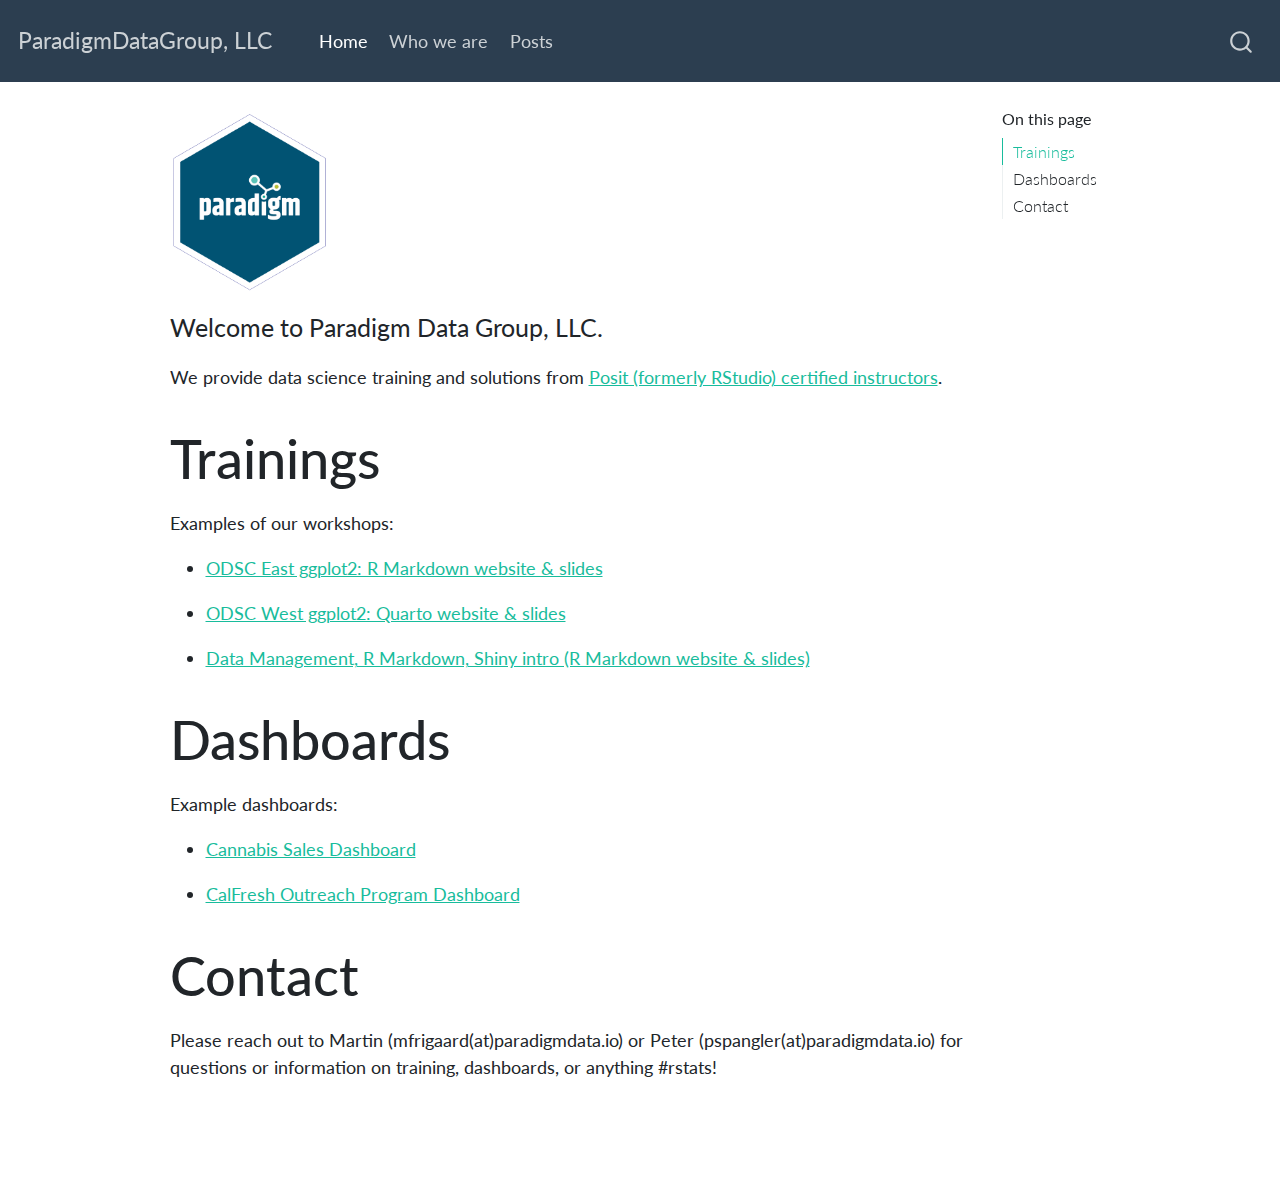
<file: index.html>
<!DOCTYPE html>
<html xmlns="http://www.w3.org/1999/xhtml" lang="en" xml:lang="en"><head>

<meta charset="utf-8">
<meta name="generator" content="quarto-1.1.251">

<meta name="viewport" content="width=device-width, initial-scale=1.0, user-scalable=yes">


<title>ParadigmDataGroup, LLC</title>
<style>
code{white-space: pre-wrap;}
span.smallcaps{font-variant: small-caps;}
div.columns{display: flex; gap: min(4vw, 1.5em);}
div.column{flex: auto; overflow-x: auto;}
div.hanging-indent{margin-left: 1.5em; text-indent: -1.5em;}
ul.task-list{list-style: none;}
ul.task-list li input[type="checkbox"] {
  width: 0.8em;
  margin: 0 0.8em 0.2em -1.6em;
  vertical-align: middle;
}
</style>


<script src="site_libs/quarto-nav/quarto-nav.js"></script>
<script src="site_libs/quarto-nav/headroom.min.js"></script>
<script src="site_libs/clipboard/clipboard.min.js"></script>
<script src="site_libs/quarto-search/autocomplete.umd.js"></script>
<script src="site_libs/quarto-search/fuse.min.js"></script>
<script src="site_libs/quarto-search/quarto-search.js"></script>
<meta name="quarto:offset" content="./">
<script src="site_libs/quarto-html/quarto.js"></script>
<script src="site_libs/quarto-html/popper.min.js"></script>
<script src="site_libs/quarto-html/tippy.umd.min.js"></script>
<script src="site_libs/quarto-html/anchor.min.js"></script>
<link href="site_libs/quarto-html/tippy.css" rel="stylesheet">
<link href="site_libs/quarto-html/quarto-syntax-highlighting.css" rel="stylesheet" id="quarto-text-highlighting-styles">
<script src="site_libs/bootstrap/bootstrap.min.js"></script>
<link href="site_libs/bootstrap/bootstrap-icons.css" rel="stylesheet">
<link href="site_libs/bootstrap/bootstrap.min.css" rel="stylesheet" id="quarto-bootstrap" data-mode="light">
<script id="quarto-search-options" type="application/json">{
  "location": "navbar",
  "copy-button": false,
  "collapse-after": 3,
  "panel-placement": "end",
  "type": "overlay",
  "limit": 20,
  "language": {
    "search-no-results-text": "No results",
    "search-matching-documents-text": "matching documents",
    "search-copy-link-title": "Copy link to search",
    "search-hide-matches-text": "Hide additional matches",
    "search-more-match-text": "more match in this document",
    "search-more-matches-text": "more matches in this document",
    "search-clear-button-title": "Clear",
    "search-detached-cancel-button-title": "Cancel",
    "search-submit-button-title": "Submit"
  }
}</script>


<link rel="stylesheet" href="styles.css">
</head>

<body class="nav-fixed">

<div id="quarto-search-results"></div>
  <header id="quarto-header" class="headroom fixed-top">
    <nav class="navbar navbar-expand-lg navbar-dark ">
      <div class="navbar-container container-fluid">
      <div class="navbar-brand-container">
    <a class="navbar-brand" href="./index.html">
    <span class="navbar-title">ParadigmDataGroup, LLC</span>
    </a>
  </div>
          <button class="navbar-toggler" type="button" data-bs-toggle="collapse" data-bs-target="#navbarCollapse" aria-controls="navbarCollapse" aria-expanded="false" aria-label="Toggle navigation" onclick="if (window.quartoToggleHeadroom) { window.quartoToggleHeadroom(); }">
  <span class="navbar-toggler-icon"></span>
</button>
          <div class="collapse navbar-collapse" id="navbarCollapse">
            <ul class="navbar-nav navbar-nav-scroll me-auto">
  <li class="nav-item">
    <a class="nav-link active" href="./index.html" aria-current="page">Home</a>
  </li>  
  <li class="nav-item">
    <a class="nav-link" href="./about.html">Who we are</a>
  </li>  
  <li class="nav-item">
    <a class="nav-link" href="./listings.html">Posts</a>
  </li>  
</ul>
              <div id="quarto-search" class="" title="Search"></div>
          </div> <!-- /navcollapse -->
      </div> <!-- /container-fluid -->
    </nav>
</header>
<!-- content -->
<div id="quarto-content" class="quarto-container page-columns page-rows-contents page-layout-article page-navbar">
<!-- sidebar -->
<!-- margin-sidebar -->
    <div id="quarto-margin-sidebar" class="sidebar margin-sidebar">
        <nav id="TOC" role="doc-toc" class="toc-active">
    <h2 id="toc-title">On this page</h2>
   
  <ul>
  <li><a href="#trainings" id="toc-trainings" class="nav-link active" data-scroll-target="#trainings">Trainings</a></li>
  <li><a href="#dashboards" id="toc-dashboards" class="nav-link" data-scroll-target="#dashboards">Dashboards</a></li>
  <li><a href="#contact" id="toc-contact" class="nav-link" data-scroll-target="#contact">Contact</a></li>
  </ul>
</nav>
    </div>
<!-- main -->
<main class="content" id="quarto-document-content">



<p><img src="img/pdg-hex.png" class="img-fluid" style="width:20.0%"></p>
<div style="font-size: 1.40em;">
<p>Welcome to Paradigm Data Group, LLC.</p>
</div>
<p>We provide data science training and solutions from <a href="https://education.rstudio.com/trainers/people/frigaard+martin/">Posit (formerly RStudio) certified instructors</a>.</p>
<section id="trainings" class="level1">
<h1>Trainings</h1>
<p>Examples of our workshops:</p>
<ul>
<li><p><a href="https://mjfrigaard.github.io/odsc-east-ggplot2-2022/">ODSC East ggplot2: R Markdown website &amp; slides</a></p></li>
<li><p><a href="https://mjfrigaard.github.io/odsc-west-ggplot2-2022/">ODSC West ggplot2: Quarto website &amp; slides</a></p></li>
<li><p><a href="https://mjfrigaard.github.io/ph-lacounty-r/">Data Management, R Markdown, Shiny intro (R Markdown website &amp; slides)</a></p></li>
</ul>
</section>
<section id="dashboards" class="level1">
<h1>Dashboards</h1>
<p>Example dashboards:</p>
<ul>
<li><p><a href="https://paradigmdata.shinyapps.io/candash-wow-sales/">Cannabis Sales Dashboard</a></p></li>
<li><p><a href="https://mjfrigaard.shinyapps.io/beta-cfo-chc-031/">CalFresh Outreach Program Dashboard</a></p></li>
</ul>
</section>
<section id="contact" class="level1">
<h1>Contact</h1>
<p>Please reach out to Martin (mfrigaard(at)paradigmdata.io) or Peter (pspangler(at)paradigmdata.io) for questions or information on training, dashboards, or anything #rstats!</p>


</section>

</main> <!-- /main -->
<script id="quarto-html-after-body" type="application/javascript">
window.document.addEventListener("DOMContentLoaded", function (event) {
  const toggleBodyColorMode = (bsSheetEl) => {
    const mode = bsSheetEl.getAttribute("data-mode");
    const bodyEl = window.document.querySelector("body");
    if (mode === "dark") {
      bodyEl.classList.add("quarto-dark");
      bodyEl.classList.remove("quarto-light");
    } else {
      bodyEl.classList.add("quarto-light");
      bodyEl.classList.remove("quarto-dark");
    }
  }
  const toggleBodyColorPrimary = () => {
    const bsSheetEl = window.document.querySelector("link#quarto-bootstrap");
    if (bsSheetEl) {
      toggleBodyColorMode(bsSheetEl);
    }
  }
  toggleBodyColorPrimary();  
  const icon = "";
  const anchorJS = new window.AnchorJS();
  anchorJS.options = {
    placement: 'right',
    icon: icon
  };
  anchorJS.add('.anchored');
  const clipboard = new window.ClipboardJS('.code-copy-button', {
    target: function(trigger) {
      return trigger.previousElementSibling;
    }
  });
  clipboard.on('success', function(e) {
    // button target
    const button = e.trigger;
    // don't keep focus
    button.blur();
    // flash "checked"
    button.classList.add('code-copy-button-checked');
    var currentTitle = button.getAttribute("title");
    button.setAttribute("title", "Copied!");
    setTimeout(function() {
      button.setAttribute("title", currentTitle);
      button.classList.remove('code-copy-button-checked');
    }, 1000);
    // clear code selection
    e.clearSelection();
  });
  function tippyHover(el, contentFn) {
    const config = {
      allowHTML: true,
      content: contentFn,
      maxWidth: 500,
      delay: 100,
      arrow: false,
      appendTo: function(el) {
          return el.parentElement;
      },
      interactive: true,
      interactiveBorder: 10,
      theme: 'quarto',
      placement: 'bottom-start'
    };
    window.tippy(el, config); 
  }
  const noterefs = window.document.querySelectorAll('a[role="doc-noteref"]');
  for (var i=0; i<noterefs.length; i++) {
    const ref = noterefs[i];
    tippyHover(ref, function() {
      // use id or data attribute instead here
      let href = ref.getAttribute('data-footnote-href') || ref.getAttribute('href');
      try { href = new URL(href).hash; } catch {}
      const id = href.replace(/^#\/?/, "");
      const note = window.document.getElementById(id);
      return note.innerHTML;
    });
  }
  var bibliorefs = window.document.querySelectorAll('a[role="doc-biblioref"]');
  for (var i=0; i<bibliorefs.length; i++) {
    const ref = bibliorefs[i];
    const cites = ref.parentNode.getAttribute('data-cites').split(' ');
    tippyHover(ref, function() {
      var popup = window.document.createElement('div');
      cites.forEach(function(cite) {
        var citeDiv = window.document.createElement('div');
        citeDiv.classList.add('hanging-indent');
        citeDiv.classList.add('csl-entry');
        var biblioDiv = window.document.getElementById('ref-' + cite);
        if (biblioDiv) {
          citeDiv.innerHTML = biblioDiv.innerHTML;
        }
        popup.appendChild(citeDiv);
      });
      return popup.innerHTML;
    });
  }
});
</script>
</div> <!-- /content -->



</body></html>
</file>
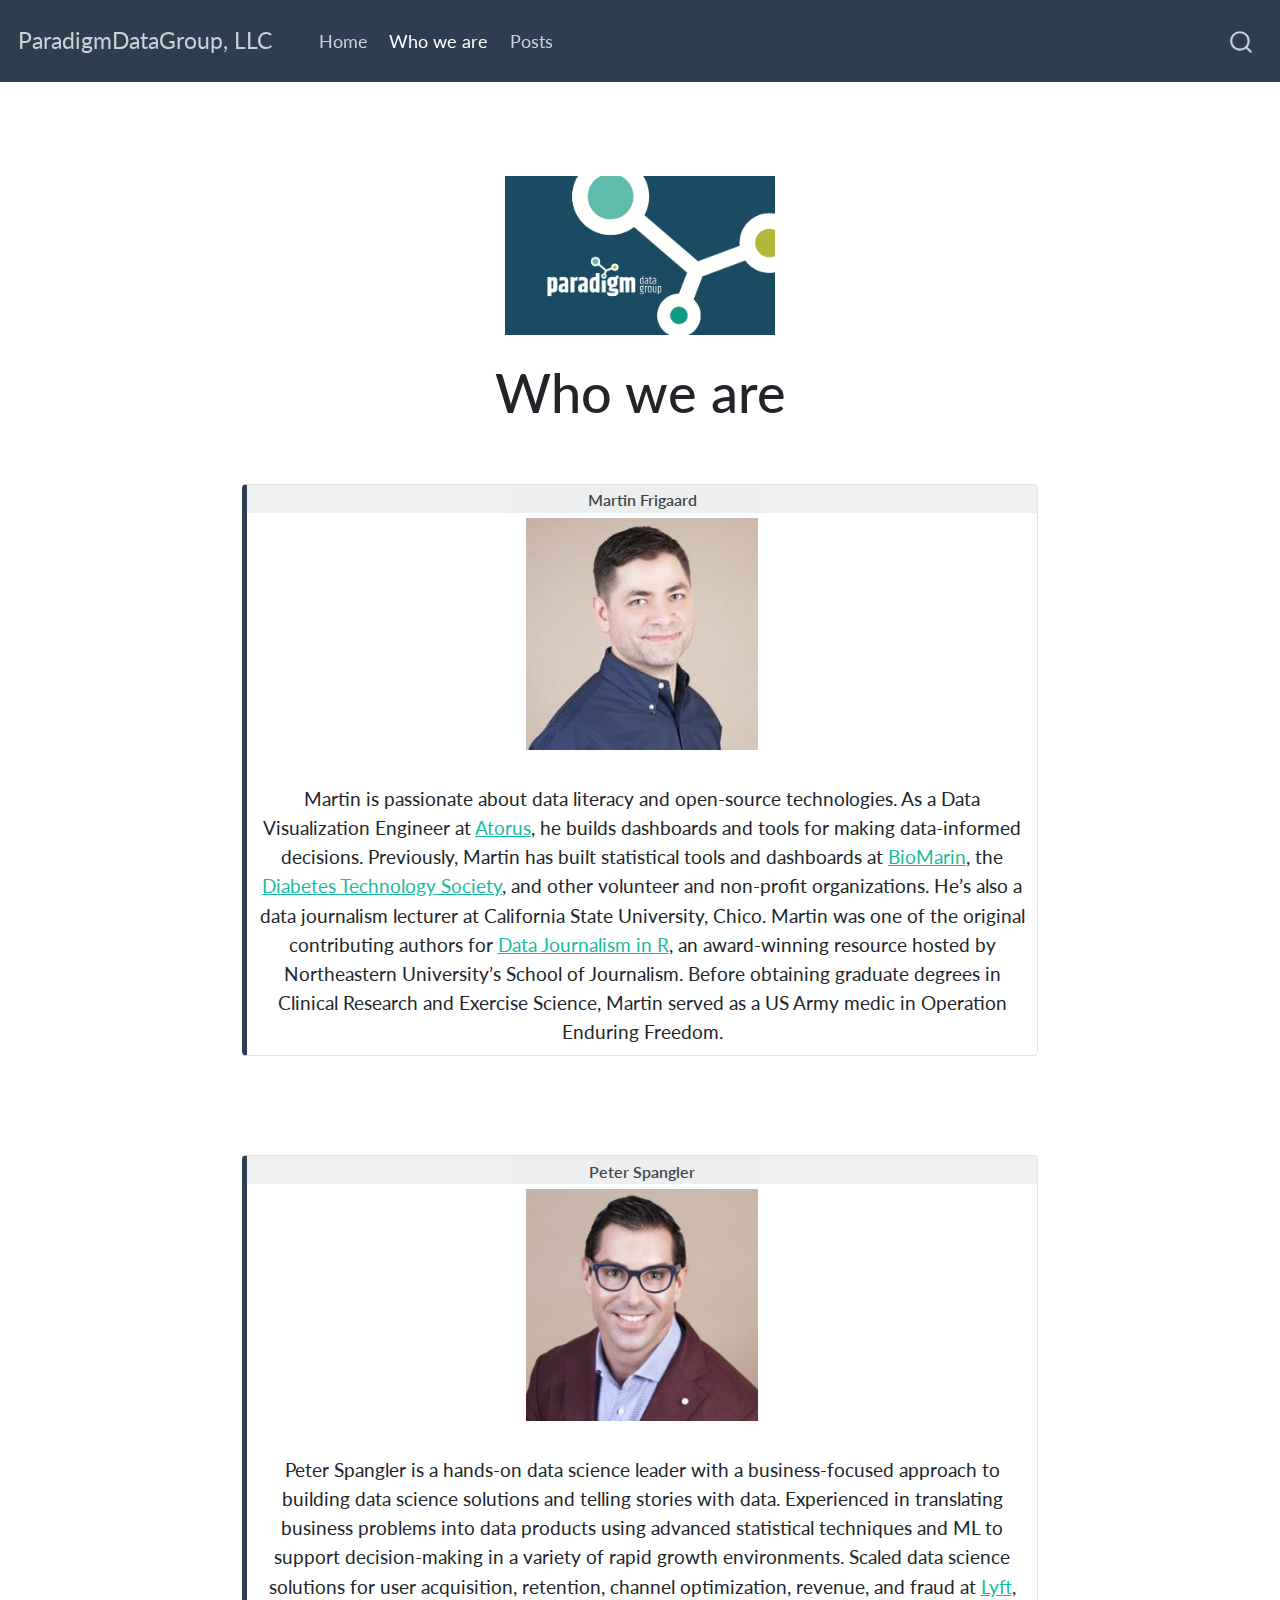
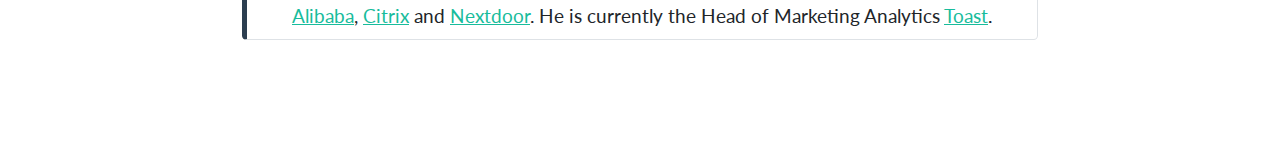
<file: about.html>
<!DOCTYPE html>
<html xmlns="http://www.w3.org/1999/xhtml" lang="en" xml:lang="en"><head>

<meta charset="utf-8">
<meta name="generator" content="quarto-1.1.251">

<meta name="viewport" content="width=device-width, initial-scale=1.0, user-scalable=yes">


<title>ParadigmDataGroup, LLC - Who we are</title>
<style>
code{white-space: pre-wrap;}
span.smallcaps{font-variant: small-caps;}
div.columns{display: flex; gap: min(4vw, 1.5em);}
div.column{flex: auto; overflow-x: auto;}
div.hanging-indent{margin-left: 1.5em; text-indent: -1.5em;}
ul.task-list{list-style: none;}
ul.task-list li input[type="checkbox"] {
  width: 0.8em;
  margin: 0 0.8em 0.2em -1.6em;
  vertical-align: middle;
}
</style>


<script src="site_libs/quarto-nav/quarto-nav.js"></script>
<script src="site_libs/quarto-nav/headroom.min.js"></script>
<script src="site_libs/clipboard/clipboard.min.js"></script>
<script src="site_libs/quarto-search/autocomplete.umd.js"></script>
<script src="site_libs/quarto-search/fuse.min.js"></script>
<script src="site_libs/quarto-search/quarto-search.js"></script>
<meta name="quarto:offset" content="./">
<script src="site_libs/quarto-html/quarto.js"></script>
<script src="site_libs/quarto-html/popper.min.js"></script>
<script src="site_libs/quarto-html/tippy.umd.min.js"></script>
<link href="site_libs/quarto-html/tippy.css" rel="stylesheet">
<link href="site_libs/quarto-html/quarto-syntax-highlighting.css" rel="stylesheet" id="quarto-text-highlighting-styles">
<script src="site_libs/bootstrap/bootstrap.min.js"></script>
<link href="site_libs/bootstrap/bootstrap-icons.css" rel="stylesheet">
<link href="site_libs/bootstrap/bootstrap.min.css" rel="stylesheet" id="quarto-bootstrap" data-mode="light">
<script id="quarto-search-options" type="application/json">{
  "location": "navbar",
  "copy-button": false,
  "collapse-after": 3,
  "panel-placement": "end",
  "type": "overlay",
  "limit": 20,
  "language": {
    "search-no-results-text": "No results",
    "search-matching-documents-text": "matching documents",
    "search-copy-link-title": "Copy link to search",
    "search-hide-matches-text": "Hide additional matches",
    "search-more-match-text": "more match in this document",
    "search-more-matches-text": "more matches in this document",
    "search-clear-button-title": "Clear",
    "search-detached-cancel-button-title": "Cancel",
    "search-submit-button-title": "Submit"
  }
}</script>


<link rel="stylesheet" href="styles.css">
</head>

<body class="nav-fixed fullcontent">

<div id="quarto-search-results"></div>
  <header id="quarto-header" class="headroom fixed-top">
    <nav class="navbar navbar-expand-lg navbar-dark ">
      <div class="navbar-container container-fluid">
      <div class="navbar-brand-container">
    <a class="navbar-brand" href="./index.html">
    <span class="navbar-title">ParadigmDataGroup, LLC</span>
    </a>
  </div>
          <button class="navbar-toggler" type="button" data-bs-toggle="collapse" data-bs-target="#navbarCollapse" aria-controls="navbarCollapse" aria-expanded="false" aria-label="Toggle navigation" onclick="if (window.quartoToggleHeadroom) { window.quartoToggleHeadroom(); }">
  <span class="navbar-toggler-icon"></span>
</button>
          <div class="collapse navbar-collapse" id="navbarCollapse">
            <ul class="navbar-nav navbar-nav-scroll me-auto">
  <li class="nav-item">
    <a class="nav-link" href="./index.html">Home</a>
  </li>  
  <li class="nav-item">
    <a class="nav-link active" href="./about.html" aria-current="page">Who we are</a>
  </li>  
  <li class="nav-item">
    <a class="nav-link" href="./listings.html">Posts</a>
  </li>  
</ul>
              <div id="quarto-search" class="" title="Search"></div>
          </div> <!-- /navcollapse -->
      </div> <!-- /container-fluid -->
    </nav>
</header>
<!-- content -->
<div id="quarto-content" class="quarto-container page-columns page-rows-contents page-layout-article page-navbar">
<!-- sidebar -->
<!-- margin-sidebar -->
    
<!-- main -->
<div class="quarto-about-jolla">
  <img src="pdg-card.png" class="about-image
  rectangle " style="width: 15em;">
 <header id="title-block-header" class="quarto-title-block default">
<div class="quarto-title">
<h1 class="title">Who we are</h1>
</div>
<div class="quarto-title-meta">
  </div>
</header><main class="content" id="quarto-document-content">
<div class="callout-note callout callout-style-default no-icon callout-captioned">
<div class="callout-header d-flex align-content-center">
<div class="callout-icon-container">
<i class="callout-icon no-icon"></i>
</div>
<div class="callout-caption-container flex-fill">
Martin Frigaard
</div>
</div>
<div class="callout-body-container callout-body">
<div class="quarto-figure quarto-figure-center">
<figure class="figure">
<p><img src="img/Martin-Frigaard-Cropped.jpg" class="img-fluid figure-img" style="width:30.0%"></p>
</figure>
</div>
<div style="font-size: 1.20em;">
<p>Martin is passionate about data literacy and open-source technologies. As a Data Visualization Engineer at <a href="https://www.atorusresearch.com/">Atorus</a>, he builds dashboards and tools for making data-informed decisions. Previously, Martin has built statistical tools and dashboards at <a href="https://www.biomarin.com/">BioMarin</a>, the <a href="https://www.diabetestechnology.org/seg.shtml">Diabetes Technology Society</a>, and other volunteer and non-profit organizations. He’s also a data journalism lecturer at California State University, Chico. Martin was one of the original contributing authors for <a href="https://www.storybench.org/category/data-journalism-in-r/">Data Journalism in R</a>, an award-winning resource hosted by Northeastern University’s School of Journalism. Before obtaining graduate degrees in Clinical Research and Exercise Science, Martin served as a US Army medic in Operation Enduring Freedom.</p>
</div>
</div>
</div>
<p><br><br></p>
<div class="callout-note callout callout-style-default no-icon callout-captioned">
<div class="callout-header d-flex align-content-center">
<div class="callout-icon-container">
<i class="callout-icon no-icon"></i>
</div>
<div class="callout-caption-container flex-fill">
Peter Spangler
</div>
</div>
<div class="callout-body-container callout-body">
<div class="quarto-figure quarto-figure-center">
<figure class="figure">
<p><img src="img/Peter-Spangler-Cropped.jpg" class="img-fluid figure-img" style="width:30.0%"></p>
</figure>
</div>
<div style="font-size: 1.20em;">
<p>Peter Spangler is a hands-on data science leader with a business-focused approach to building data science solutions and telling stories with data. Experienced in translating business problems into data products using advanced statistical techniques and ML to support decision-making in a variety of rapid growth environments. Scaled data science solutions for user acquisition, retention, channel optimization, revenue, and fraud at <a href="https://www.lyft.com/">Lyft</a>, <a href="https://www.alibaba.com/">Alibaba</a>, <a href="citrix.com">Citrix</a> and <a href="https://nextdoor.com/">Nextdoor</a>. He is currently the Head of Marketing Analytics <a href="https://pos.toasttab.com/">Toast</a>.</p>
</div>
</div>
</div>


</main>  
</div>
 <!-- /main -->
<script id="quarto-html-after-body" type="application/javascript">
window.document.addEventListener("DOMContentLoaded", function (event) {
  const toggleBodyColorMode = (bsSheetEl) => {
    const mode = bsSheetEl.getAttribute("data-mode");
    const bodyEl = window.document.querySelector("body");
    if (mode === "dark") {
      bodyEl.classList.add("quarto-dark");
      bodyEl.classList.remove("quarto-light");
    } else {
      bodyEl.classList.add("quarto-light");
      bodyEl.classList.remove("quarto-dark");
    }
  }
  const toggleBodyColorPrimary = () => {
    const bsSheetEl = window.document.querySelector("link#quarto-bootstrap");
    if (bsSheetEl) {
      toggleBodyColorMode(bsSheetEl);
    }
  }
  toggleBodyColorPrimary();  
  const clipboard = new window.ClipboardJS('.code-copy-button', {
    target: function(trigger) {
      return trigger.previousElementSibling;
    }
  });
  clipboard.on('success', function(e) {
    // button target
    const button = e.trigger;
    // don't keep focus
    button.blur();
    // flash "checked"
    button.classList.add('code-copy-button-checked');
    var currentTitle = button.getAttribute("title");
    button.setAttribute("title", "Copied!");
    setTimeout(function() {
      button.setAttribute("title", currentTitle);
      button.classList.remove('code-copy-button-checked');
    }, 1000);
    // clear code selection
    e.clearSelection();
  });
  function tippyHover(el, contentFn) {
    const config = {
      allowHTML: true,
      content: contentFn,
      maxWidth: 500,
      delay: 100,
      arrow: false,
      appendTo: function(el) {
          return el.parentElement;
      },
      interactive: true,
      interactiveBorder: 10,
      theme: 'quarto',
      placement: 'bottom-start'
    };
    window.tippy(el, config); 
  }
  const noterefs = window.document.querySelectorAll('a[role="doc-noteref"]');
  for (var i=0; i<noterefs.length; i++) {
    const ref = noterefs[i];
    tippyHover(ref, function() {
      // use id or data attribute instead here
      let href = ref.getAttribute('data-footnote-href') || ref.getAttribute('href');
      try { href = new URL(href).hash; } catch {}
      const id = href.replace(/^#\/?/, "");
      const note = window.document.getElementById(id);
      return note.innerHTML;
    });
  }
  var bibliorefs = window.document.querySelectorAll('a[role="doc-biblioref"]');
  for (var i=0; i<bibliorefs.length; i++) {
    const ref = bibliorefs[i];
    const cites = ref.parentNode.getAttribute('data-cites').split(' ');
    tippyHover(ref, function() {
      var popup = window.document.createElement('div');
      cites.forEach(function(cite) {
        var citeDiv = window.document.createElement('div');
        citeDiv.classList.add('hanging-indent');
        citeDiv.classList.add('csl-entry');
        var biblioDiv = window.document.getElementById('ref-' + cite);
        if (biblioDiv) {
          citeDiv.innerHTML = biblioDiv.innerHTML;
        }
        popup.appendChild(citeDiv);
      });
      return popup.innerHTML;
    });
  }
});
</script>
</div> <!-- /content -->



</body></html>
</file>
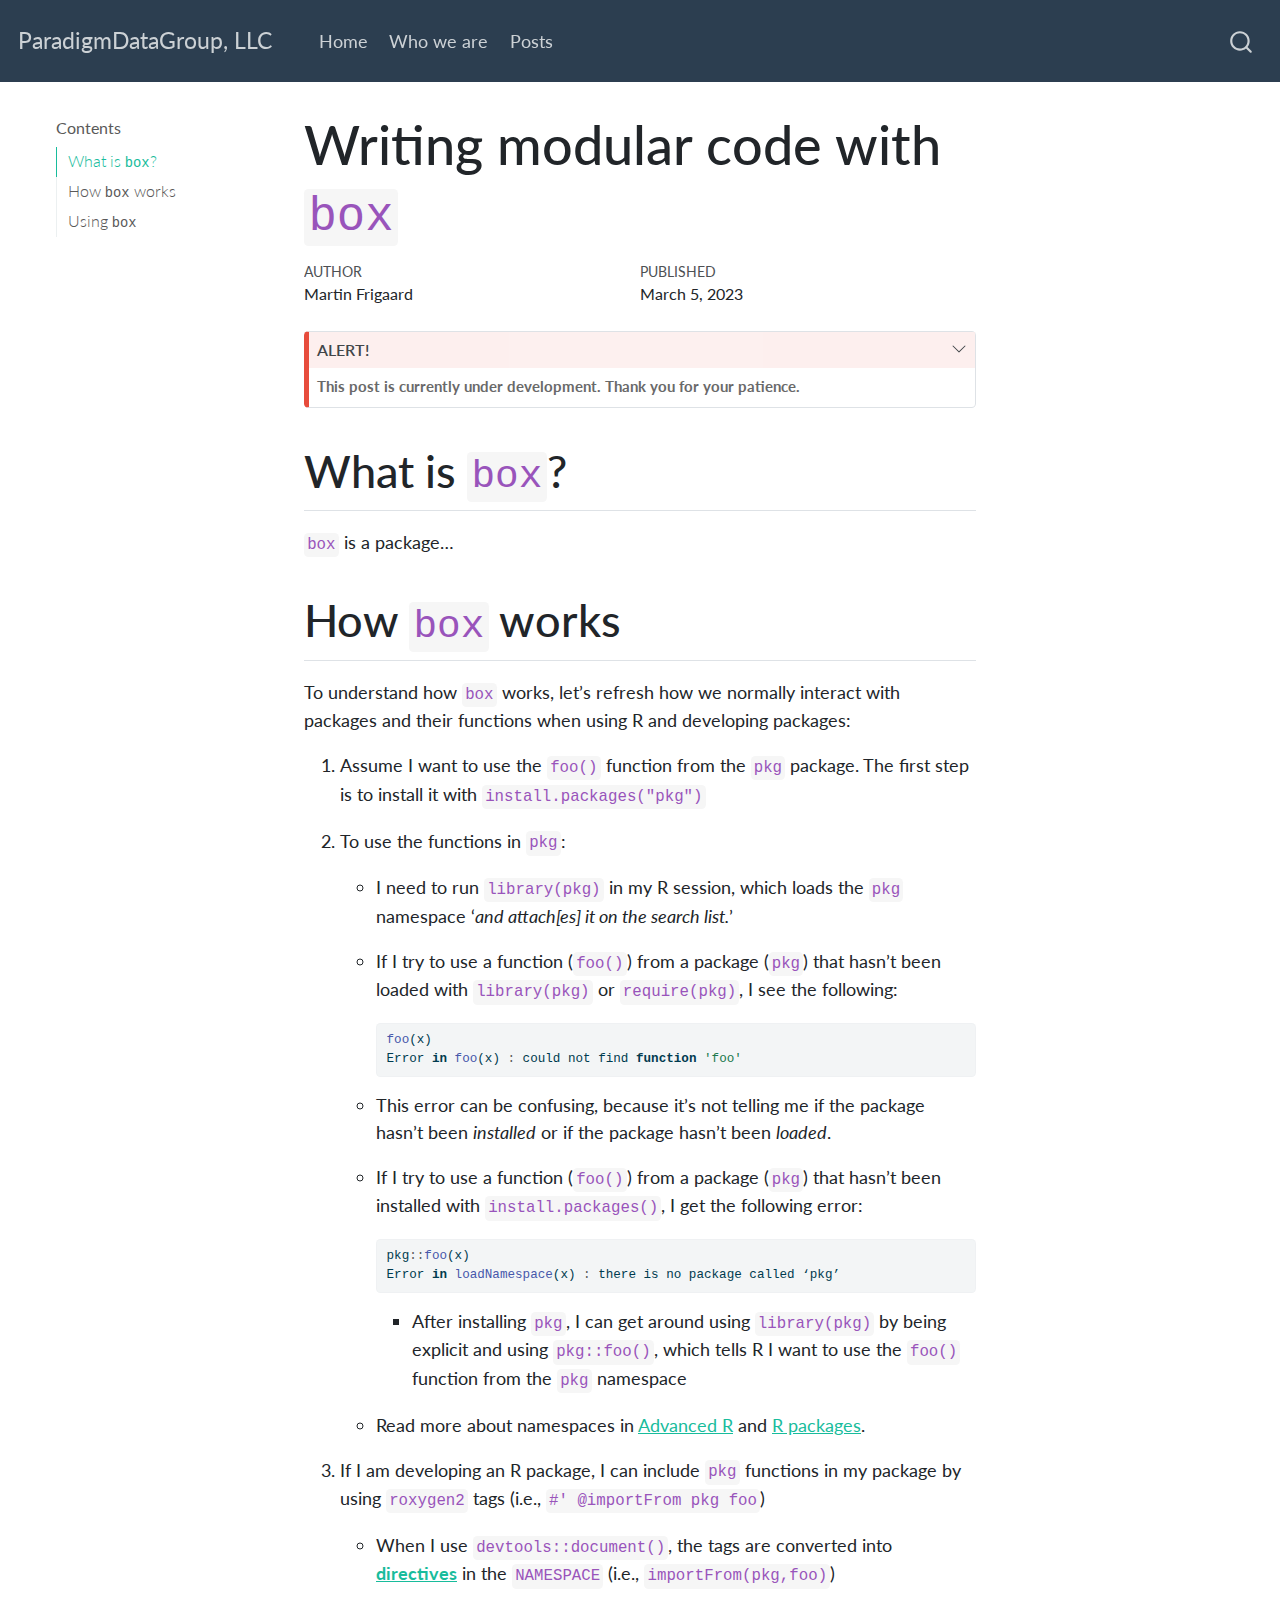
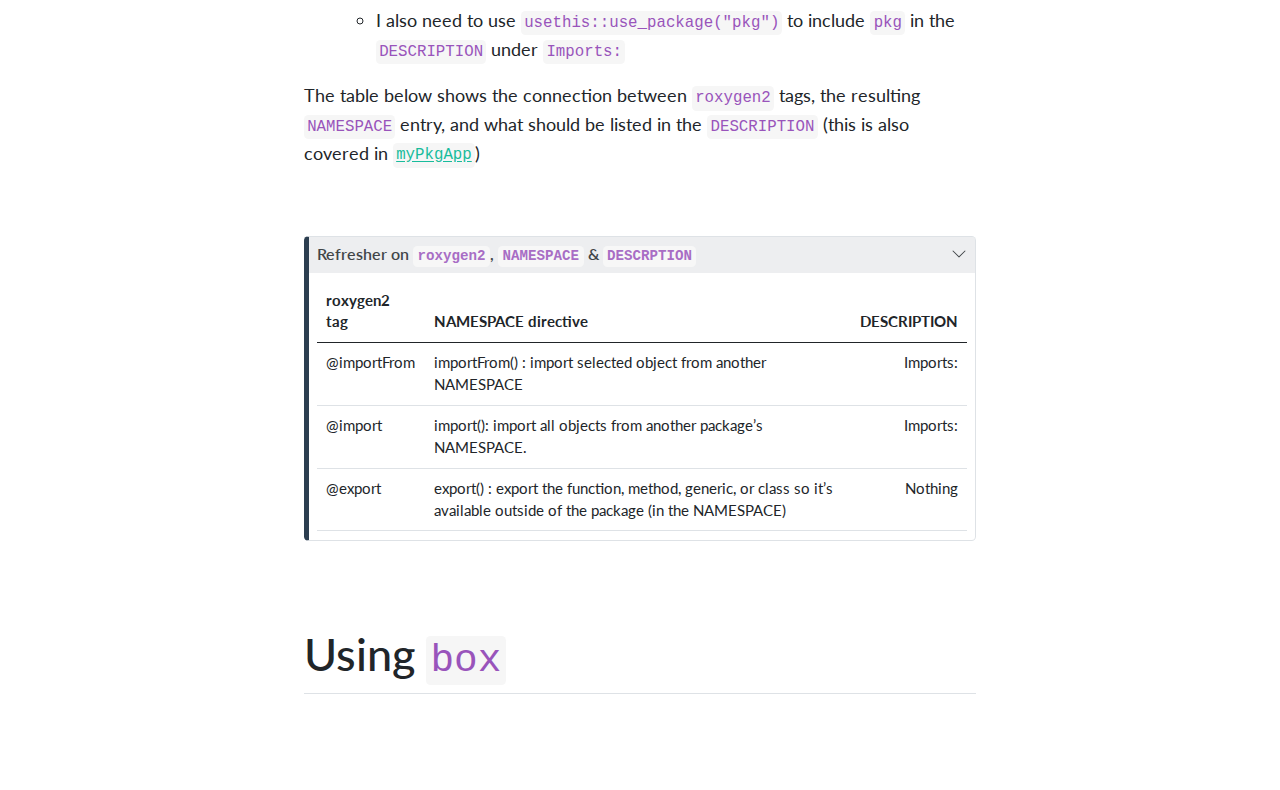
<file: pages/posts/box.html>
<!DOCTYPE html>
<html xmlns="http://www.w3.org/1999/xhtml" lang="en" xml:lang="en"><head>
<meta http-equiv="Content-Type" content="text/html; charset=UTF-8">
<meta charset="utf-8">
<meta name="generator" content="quarto-1.1.251">
<meta name="viewport" content="width=device-width, initial-scale=1.0, user-scalable=yes">
<meta name="author" content="Martin Frigaard">
<meta name="dcterms.date" content="2023-03-05">
<title>ParadigmDataGroup, LLC - Writing modular code with box</title>
<style>
code{white-space: pre-wrap;}
span.smallcaps{font-variant: small-caps;}
div.columns{display: flex; gap: min(4vw, 1.5em);}
div.column{flex: auto; overflow-x: auto;}
div.hanging-indent{margin-left: 1.5em; text-indent: -1.5em;}
ul.task-list{list-style: none;}
ul.task-list li input[type="checkbox"] {
  width: 0.8em;
  margin: 0 0.8em 0.2em -1.6em;
  vertical-align: middle;
}
pre > code.sourceCode { white-space: pre; position: relative; }
pre > code.sourceCode > span { display: inline-block; line-height: 1.25; }
pre > code.sourceCode > span:empty { height: 1.2em; }
.sourceCode { overflow: visible; }
code.sourceCode > span { color: inherit; text-decoration: inherit; }
div.sourceCode { margin: 1em 0; }
pre.sourceCode { margin: 0; }
@media screen {
div.sourceCode { overflow: auto; }
}
@media print {
pre > code.sourceCode { white-space: pre-wrap; }
pre > code.sourceCode > span { text-indent: -5em; padding-left: 5em; }
}
pre.numberSource code
  { counter-reset: source-line 0; }
pre.numberSource code > span
  { position: relative; left: -4em; counter-increment: source-line; }
pre.numberSource code > span > a:first-child::before
  { content: counter(source-line);
    position: relative; left: -1em; text-align: right; vertical-align: baseline;
    border: none; display: inline-block;
    -webkit-touch-callout: none; -webkit-user-select: none;
    -khtml-user-select: none; -moz-user-select: none;
    -ms-user-select: none; user-select: none;
    padding: 0 4px; width: 4em;
    color: #aaaaaa;
  }
pre.numberSource { margin-left: 3em; border-left: 1px solid #aaaaaa;  padding-left: 4px; }
div.sourceCode
  {   }
@media screen {
pre > code.sourceCode > span > a:first-child::before { text-decoration: underline; }
}
code span.al { color: #ff0000; font-weight: bold; } /* Alert */
code span.an { color: #60a0b0; font-weight: bold; font-style: italic; } /* Annotation */
code span.at { color: #7d9029; } /* Attribute */
code span.bn { color: #40a070; } /* BaseN */
code span.bu { color: #008000; } /* BuiltIn */
code span.cf { color: #007020; font-weight: bold; } /* ControlFlow */
code span.ch { color: #4070a0; } /* Char */
code span.cn { color: #880000; } /* Constant */
code span.co { color: #60a0b0; font-style: italic; } /* Comment */
code span.cv { color: #60a0b0; font-weight: bold; font-style: italic; } /* CommentVar */
code span.do { color: #ba2121; font-style: italic; } /* Documentation */
code span.dt { color: #902000; } /* DataType */
code span.dv { color: #40a070; } /* DecVal */
code span.er { color: #ff0000; font-weight: bold; } /* Error */
code span.ex { } /* Extension */
code span.fl { color: #40a070; } /* Float */
code span.fu { color: #06287e; } /* Function */
code span.im { color: #008000; font-weight: bold; } /* Import */
code span.in { color: #60a0b0; font-weight: bold; font-style: italic; } /* Information */
code span.kw { color: #007020; font-weight: bold; } /* Keyword */
code span.op { color: #666666; } /* Operator */
code span.ot { color: #007020; } /* Other */
code span.pp { color: #bc7a00; } /* Preprocessor */
code span.sc { color: #4070a0; } /* SpecialChar */
code span.ss { color: #bb6688; } /* SpecialString */
code span.st { color: #4070a0; } /* String */
code span.va { color: #19177c; } /* Variable */
code span.vs { color: #4070a0; } /* VerbatimString */
code span.wa { color: #60a0b0; font-weight: bold; font-style: italic; } /* Warning */
</style>

<script src="../../site_libs/quarto-nav/quarto-nav.js"></script>
<script src="../../site_libs/quarto-nav/headroom.min.js"></script>
<script src="../../site_libs/clipboard/clipboard.min.js"></script>
<script src="../../site_libs/quarto-search/autocomplete.umd.js"></script>
<script src="../../site_libs/quarto-search/fuse.min.js"></script>
<script src="../../site_libs/quarto-search/quarto-search.js"></script>
<meta name="quarto:offset" content="../../">
<script src="../../site_libs/quarto-html/quarto.js"></script>
<script src="../../site_libs/quarto-html/popper.min.js"></script>
<script src="../../site_libs/quarto-html/tippy.umd.min.js"></script>
<script src="../../site_libs/quarto-html/anchor.min.js"></script>
<link href="../../site_libs/quarto-html/tippy.css" rel="stylesheet">
<link href="../../site_libs/quarto-html/quarto-syntax-highlighting.css" rel="stylesheet" id="quarto-text-highlighting-styles">
<script src="../../site_libs/bootstrap/bootstrap.min.js"></script>
<link href="../../site_libs/bootstrap/bootstrap-icons.css" rel="stylesheet">
<link href="../../site_libs/bootstrap/bootstrap.min.css" rel="stylesheet" id="quarto-bootstrap" data-mode="light"><script id="quarto-search-options" type="application/json">{
  "location": "navbar",
  "copy-button": false,
  "collapse-after": 3,
  "panel-placement": "end",
  "type": "overlay",
  "limit": 20,
  "language": {
    "search-no-results-text": "No results",
    "search-matching-documents-text": "matching documents",
    "search-copy-link-title": "Copy link to search",
    "search-hide-matches-text": "Hide additional matches",
    "search-more-match-text": "more match in this document",
    "search-more-matches-text": "more matches in this document",
    "search-clear-button-title": "Clear",
    "search-detached-cancel-button-title": "Cancel",
    "search-submit-button-title": "Submit"
  }
}</script><link rel="stylesheet" href="../../styles.css">
</head>
<body class="floating nav-fixed">

<div id="quarto-search-results"></div>
  <header id="quarto-header" class="headroom fixed-top"><nav class="navbar navbar-expand-lg navbar-dark "><div class="navbar-container container-fluid">
      <div class="navbar-brand-container">
    <a class="navbar-brand" href="../../index.html">
    <span class="navbar-title">ParadigmDataGroup, LLC</span>
    </a>
  </div>
          <button class="navbar-toggler" type="button" data-bs-toggle="collapse" data-bs-target="#navbarCollapse" aria-controls="navbarCollapse" aria-expanded="false" aria-label="Toggle navigation" onclick="if (window.quartoToggleHeadroom) { window.quartoToggleHeadroom(); }">
  <span class="navbar-toggler-icon"></span>
</button>
          <div class="collapse navbar-collapse" id="navbarCollapse">
            <ul class="navbar-nav navbar-nav-scroll me-auto">
<li class="nav-item">
    <a class="nav-link" href="../../index.html">Home</a>
  </li>  
  <li class="nav-item">
    <a class="nav-link" href="../../about.html">Who we are</a>
  </li>  
  <li class="nav-item">
    <a class="nav-link" href="../../listings.html">Posts</a>
  </li>  
</ul>
<div id="quarto-search" class="" title="Search"></div>
          </div> <!-- /navcollapse -->
      </div> <!-- /container-fluid -->
    </nav></header><!-- content --><div id="quarto-content" class="quarto-container page-columns page-rows-contents page-layout-article page-navbar">
<!-- sidebar -->
  <nav id="quarto-sidebar" class="sidebar collapse sidebar-navigation floating overflow-auto"><nav id="TOC" role="doc-toc" class="toc-active"><h2 id="toc-title">Contents</h2>
   
  <ul>
<li><a href="#what-is-box" id="toc-what-is-box" class="nav-link active" data-scroll-target="#what-is-box">What is <code>box</code>?</a></li>
  <li><a href="#how-box-works" id="toc-how-box-works" class="nav-link" data-scroll-target="#how-box-works">How <code>box</code> works</a></li>
  <li><a href="#using-box" id="toc-using-box" class="nav-link" data-scroll-target="#using-box">Using <code>box</code></a></li>
  </ul></nav>
</nav><!-- margin-sidebar --><div id="quarto-margin-sidebar" class="sidebar margin-sidebar">
    </div>
<!-- main -->
<main class="content" id="quarto-document-content"><header id="title-block-header" class="quarto-title-block default"><div class="quarto-title">
<h1 class="title">Writing modular code with <code>box</code>
</h1>
</div>



<div class="quarto-title-meta">

    <div>
    <div class="quarto-title-meta-heading">Author</div>
    <div class="quarto-title-meta-contents">
             <p>Martin Frigaard </p>
          </div>
  </div>
    
    <div>
    <div class="quarto-title-meta-heading">Published</div>
    <div class="quarto-title-meta-contents">
      <p class="date">March 5, 2023</p>
    </div>
  </div>
    
  </div>
  

</header><!--
https://mjfrigaard.github.io/posts/vanilla-shiny/

https://mjfrigaard.github.io/posts/my-pkg-app/

https://mjfrigaard.github.io/posts/my-golem-app/

https://mjfrigaard.github.io/posts/my-leprechaun-app/

https://mjfrigaard.github.io/posts/my-rhino-app/
--><div class="callout-important callout callout-style-default no-icon callout-captioned">
<div class="callout-header d-flex align-content-center" data-bs-toggle="collapse" data-bs-target=".callout-1-contents" aria-controls="callout-1" aria-expanded="true" aria-label="Toggle callout">
<div class="callout-icon-container">
<i class="callout-icon no-icon"></i>
</div>
<div class="callout-caption-container flex-fill">
ALERT!
</div>
<div class="callout-btn-toggle d-inline-block border-0 py-1 ps-1 pe-0 float-end"><i class="callout-toggle"></i></div>
</div>
<div id="callout-1" class="callout-1-contents callout-collapse collapse show">
<div class="callout-body-container callout-body">
<div style="font-size: 0.90em; color: #696969;">
<p><strong>This post is currently under development. Thank you for your patience.</strong></p>
</div>
</div>
</div>
</div>
<section id="what-is-box" class="level2"><h2 class="anchored" data-anchor-id="what-is-box">What is <code>box</code>?</h2>
<p><code>box</code> is a package…</p>
</section><section id="how-box-works" class="level2"><h2 class="anchored" data-anchor-id="how-box-works">How <code>box</code> works</h2>
<p>To understand how <code>box</code> works, let’s refresh how we normally interact with packages and their functions when using R and developing packages:</p>
<ol type="1">
<li><p>Assume I want to use the <code>foo()</code> function from the <code>pkg</code> package. The first step is to install it with <code>install.packages("pkg")</code></p></li>
<li>
<p>To use the functions in <code>pkg</code>:</p>
<ul>
<li><p>I need to run <code><a href="https://rdrr.io/r/base/library.html">library(pkg)</a></code> in my R session, which loads the <code>pkg</code> namespace ‘<em>and attach[es] it on the search list.</em>’</p></li>
<li>
<p>If I try to use a function (<code>foo()</code>) from a package (<code>pkg</code>) that hasn’t been loaded with <code><a href="https://rdrr.io/r/base/library.html">library(pkg)</a></code> or <code><a href="https://rdrr.io/r/base/library.html">require(pkg)</a></code>, I see the following:</p>
<div style="font-size: 0.80em;">
<div class="sourceCode" id="cb1"><pre class="sourceCode r code-with-copy"><code class="sourceCode r"><span id="cb1-1"><a href="#cb1-1" aria-hidden="true" tabindex="-1"></a><span class="fu">foo</span>(x)</span>
<span id="cb1-2"><a href="#cb1-2" aria-hidden="true" tabindex="-1"></a>Error <span class="cf">in</span> <span class="fu">foo</span>(x) <span class="sc">:</span> could not find <span class="cf">function</span> <span class="st">'foo'</span></span></code><button title="Copy to Clipboard" class="code-copy-button"><i class="bi"></i></button></pre></div>
</div>
</li>
<li><p>This error can be confusing, because it’s not telling me if the package hasn’t been <em>installed</em> or if the package hasn’t been <em>loaded</em>.</p></li>
<li>
<p>If I try to use a function (<code>foo()</code>) from a package (<code>pkg</code>) that hasn’t been installed with <code><a href="https://rdrr.io/r/utils/install.packages.html">install.packages()</a></code>, I get the following error:</p>
<div style="font-size: 0.80em;">
<div class="sourceCode" id="cb2"><pre class="sourceCode r code-with-copy"><code class="sourceCode r"><span id="cb2-1"><a href="#cb2-1" aria-hidden="true" tabindex="-1"></a>pkg<span class="sc">::</span><span class="fu">foo</span>(x)</span>
<span id="cb2-2"><a href="#cb2-2" aria-hidden="true" tabindex="-1"></a>Error <span class="cf">in</span> <span class="fu">loadNamespace</span>(x) <span class="sc">:</span> there is no package called ‘pkg’</span></code><button title="Copy to Clipboard" class="code-copy-button"><i class="bi"></i></button></pre></div>
</div>
<ul>
<li>After installing <code>pkg</code>, I can get around using <code><a href="https://rdrr.io/r/base/library.html">library(pkg)</a></code> by being explicit and using <code>pkg::foo()</code>, which tells R I want to use the <code>foo()</code> function from the <code>pkg</code> namespace</li>
</ul>
</li>
<li><p>Read more about namespaces in <a href="https://adv-r.hadley.nz/environments.html?q=namespace#namespaces">Advanced R</a> and <a href="https://r-pkgs.org/dependencies-mindset-background.html#sec-dependencies-namespace-motivation">R packages</a>.</p></li>
</ul>
</li>
<li>
<p>If I am developing an R package, I can include <code>pkg</code> functions in my package by using <code>roxygen2</code> tags (i.e., <code>#' @importFrom pkg foo</code>)</p>
<ul>
<li><p>When I use <code><a href="https://devtools.r-lib.org/reference/document.html">devtools::document()</a></code>, the tags are converted into <a href="https://r-pkgs.org/dependencies-mindset-background.html#sec-dependencies-NAMESPACE-file"><strong>directives</strong></a> in the <code>NAMESPACE</code> (i.e., <code>importFrom(pkg,foo)</code>)</p></li>
<li><p>I also need to use <code>usethis::use_package("pkg")</code> to include <code>pkg</code> in the <code>DESCRIPTION</code> under <code>Imports:</code></p></li>
</ul>
</li>
</ol>
<p>The table below shows the connection between <code>roxygen2</code> tags, the resulting <code>NAMESPACE</code> entry, and what should be listed in the <code>DESCRIPTION</code> (this is also covered in <a href="https://mjfrigaard.github.io/posts/my-pkg-app/#document"><code>myPkgApp</code></a>)</p>
<p><br></p>
<div style="font-size: 0.60em;">
<div class="callout-note callout callout-style-default no-icon callout-captioned">
<div class="callout-header d-flex align-content-center" data-bs-toggle="collapse" data-bs-target=".callout-2-contents" aria-controls="callout-2" aria-expanded="true" aria-label="Toggle callout">
<div class="callout-icon-container">
<i class="callout-icon no-icon"></i>
</div>
<div class="callout-caption-container flex-fill">
Refresher on <code>roxygen2</code>, <code>NAMESPACE</code> &amp; <code>DESCRPTION</code>
</div>
<div class="callout-btn-toggle d-inline-block border-0 py-1 ps-1 pe-0 float-end"><i class="callout-toggle"></i></div>
</div>
<div id="callout-2" class="callout-2-contents callout-collapse collapse show">
<div class="callout-body-container callout-body">
<div style="font-size: 0.90em; color: #696969;">

<table class="table" style="margin-left: auto; margin-right: auto;">
<thead><tr>
<th style="text-align:left;">
roxygen2 tag
</th>
<th style="text-align:left;">
NAMESPACE directive
</th>
<th style="text-align:right;">
DESCRIPTION
</th>
</tr></thead>
<tbody>
<tr>
<td style="text-align:left;">
<span class="citation" data-cites="importFrom">@importFrom</span>
</td>
<td style="text-align:left;">
importFrom() : import selected object from another NAMESPACE
</td>
<td style="text-align:right;">
Imports:
</td>
</tr>
<tr>
<td style="text-align:left;">
<span class="citation" data-cites="import">@import</span>
</td>
<td style="text-align:left;">
import(): import all objects from another package’s NAMESPACE.
</td>
<td style="text-align:right;">
Imports:
</td>
</tr>
<tr>
<td style="text-align:left;">
<span class="citation" data-cites="export">@export</span>
</td>
<td style="text-align:left;">
export() : export the function, method, generic, or class so it’s available outside of the package (in the NAMESPACE)
</td>
<td style="text-align:right;">
Nothing
</td>
</tr>
</tbody>
</table>
</div>
</div>
</div>
</div>
</div>
<p><br></p>
</section><section id="using-box" class="level2"><h2 class="anchored" data-anchor-id="using-box">Using <code>box</code>
</h2>


</section></main><!-- /main --><script id="quarto-html-after-body" type="application/javascript">
window.document.addEventListener("DOMContentLoaded", function (event) {
  const toggleBodyColorMode = (bsSheetEl) => {
    const mode = bsSheetEl.getAttribute("data-mode");
    const bodyEl = window.document.querySelector("body");
    if (mode === "dark") {
      bodyEl.classList.add("quarto-dark");
      bodyEl.classList.remove("quarto-light");
    } else {
      bodyEl.classList.add("quarto-light");
      bodyEl.classList.remove("quarto-dark");
    }
  }
  const toggleBodyColorPrimary = () => {
    const bsSheetEl = window.document.querySelector("link#quarto-bootstrap");
    if (bsSheetEl) {
      toggleBodyColorMode(bsSheetEl);
    }
  }
  toggleBodyColorPrimary();  
  const icon = "";
  const anchorJS = new window.AnchorJS();
  anchorJS.options = {
    placement: 'right',
    icon: icon
  };
  anchorJS.add('.anchored');
  const clipboard = new window.ClipboardJS('.code-copy-button', {
    target: function(trigger) {
      return trigger.previousElementSibling;
    }
  });
  clipboard.on('success', function(e) {
    // button target
    const button = e.trigger;
    // don't keep focus
    button.blur();
    // flash "checked"
    button.classList.add('code-copy-button-checked');
    var currentTitle = button.getAttribute("title");
    button.setAttribute("title", "Copied!");
    setTimeout(function() {
      button.setAttribute("title", currentTitle);
      button.classList.remove('code-copy-button-checked');
    }, 1000);
    // clear code selection
    e.clearSelection();
  });
  function tippyHover(el, contentFn) {
    const config = {
      allowHTML: true,
      content: contentFn,
      maxWidth: 500,
      delay: 100,
      arrow: false,
      appendTo: function(el) {
          return el.parentElement;
      },
      interactive: true,
      interactiveBorder: 10,
      theme: 'quarto',
      placement: 'bottom-start'
    };
    window.tippy(el, config); 
  }
  const noterefs = window.document.querySelectorAll('a[role="doc-noteref"]');
  for (var i=0; i<noterefs.length; i++) {
    const ref = noterefs[i];
    tippyHover(ref, function() {
      // use id or data attribute instead here
      let href = ref.getAttribute('data-footnote-href') || ref.getAttribute('href');
      try { href = new URL(href).hash; } catch {}
      const id = href.replace(/^#\/?/, "");
      const note = window.document.getElementById(id);
      return note.innerHTML;
    });
  }
  var bibliorefs = window.document.querySelectorAll('a[role="doc-biblioref"]');
  for (var i=0; i<bibliorefs.length; i++) {
    const ref = bibliorefs[i];
    const cites = ref.parentNode.getAttribute('data-cites').split(' ');
    tippyHover(ref, function() {
      var popup = window.document.createElement('div');
      cites.forEach(function(cite) {
        var citeDiv = window.document.createElement('div');
        citeDiv.classList.add('hanging-indent');
        citeDiv.classList.add('csl-entry');
        var biblioDiv = window.document.getElementById('ref-' + cite);
        if (biblioDiv) {
          citeDiv.innerHTML = biblioDiv.innerHTML;
        }
        popup.appendChild(citeDiv);
      });
      return popup.innerHTML;
    });
  }
});
</script>
</div> <!-- /content -->



</body></html>
</file>
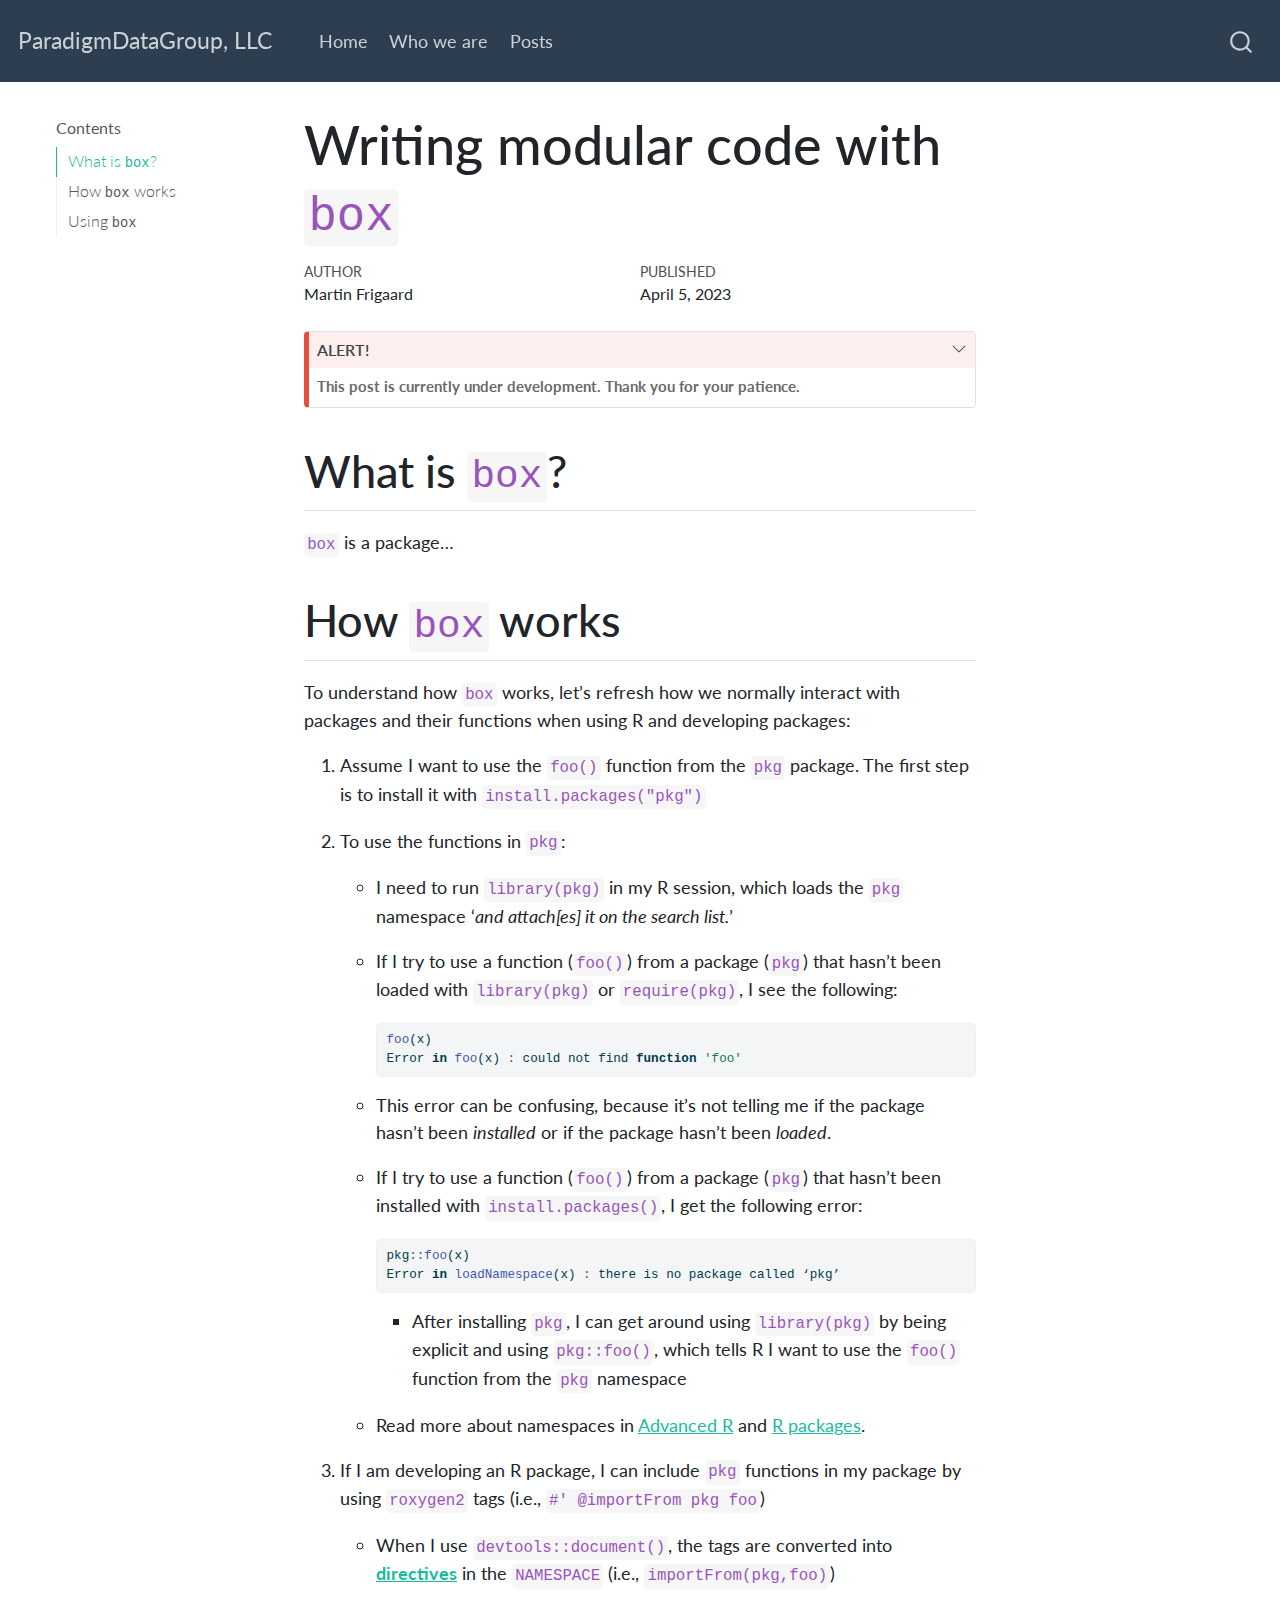
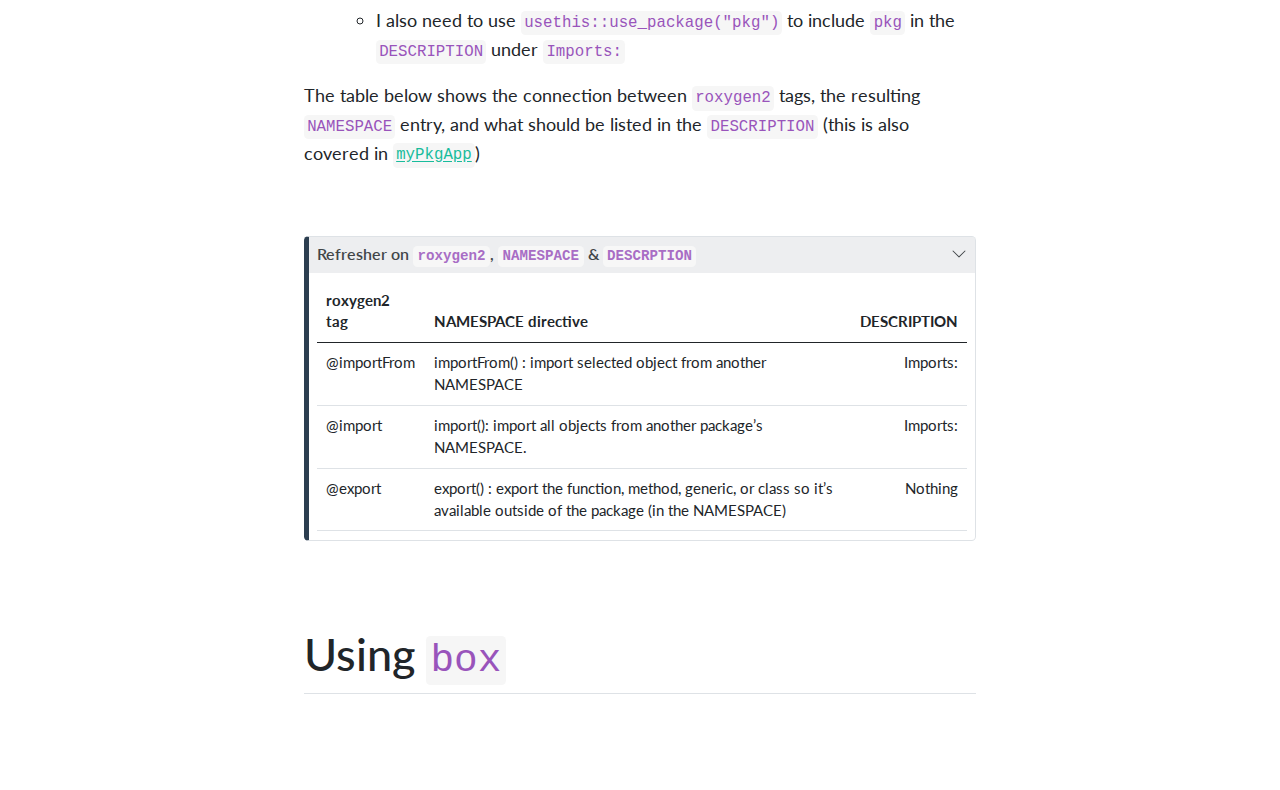
<file: pages/posts/box/box.html>
<!DOCTYPE html>
<html xmlns="http://www.w3.org/1999/xhtml" lang="en" xml:lang="en"><head>
<meta http-equiv="Content-Type" content="text/html; charset=UTF-8">
<meta charset="utf-8">
<meta name="generator" content="quarto-1.1.251">
<meta name="viewport" content="width=device-width, initial-scale=1.0, user-scalable=yes">
<meta name="author" content="Martin Frigaard">
<meta name="dcterms.date" content="2023-04-05">
<title>ParadigmDataGroup, LLC - Writing modular code with box</title>
<style>
code{white-space: pre-wrap;}
span.smallcaps{font-variant: small-caps;}
div.columns{display: flex; gap: min(4vw, 1.5em);}
div.column{flex: auto; overflow-x: auto;}
div.hanging-indent{margin-left: 1.5em; text-indent: -1.5em;}
ul.task-list{list-style: none;}
ul.task-list li input[type="checkbox"] {
  width: 0.8em;
  margin: 0 0.8em 0.2em -1.6em;
  vertical-align: middle;
}
pre > code.sourceCode { white-space: pre; position: relative; }
pre > code.sourceCode > span { display: inline-block; line-height: 1.25; }
pre > code.sourceCode > span:empty { height: 1.2em; }
.sourceCode { overflow: visible; }
code.sourceCode > span { color: inherit; text-decoration: inherit; }
div.sourceCode { margin: 1em 0; }
pre.sourceCode { margin: 0; }
@media screen {
div.sourceCode { overflow: auto; }
}
@media print {
pre > code.sourceCode { white-space: pre-wrap; }
pre > code.sourceCode > span { text-indent: -5em; padding-left: 5em; }
}
pre.numberSource code
  { counter-reset: source-line 0; }
pre.numberSource code > span
  { position: relative; left: -4em; counter-increment: source-line; }
pre.numberSource code > span > a:first-child::before
  { content: counter(source-line);
    position: relative; left: -1em; text-align: right; vertical-align: baseline;
    border: none; display: inline-block;
    -webkit-touch-callout: none; -webkit-user-select: none;
    -khtml-user-select: none; -moz-user-select: none;
    -ms-user-select: none; user-select: none;
    padding: 0 4px; width: 4em;
    color: #aaaaaa;
  }
pre.numberSource { margin-left: 3em; border-left: 1px solid #aaaaaa;  padding-left: 4px; }
div.sourceCode
  {   }
@media screen {
pre > code.sourceCode > span > a:first-child::before { text-decoration: underline; }
}
code span.al { color: #ff0000; font-weight: bold; } /* Alert */
code span.an { color: #60a0b0; font-weight: bold; font-style: italic; } /* Annotation */
code span.at { color: #7d9029; } /* Attribute */
code span.bn { color: #40a070; } /* BaseN */
code span.bu { color: #008000; } /* BuiltIn */
code span.cf { color: #007020; font-weight: bold; } /* ControlFlow */
code span.ch { color: #4070a0; } /* Char */
code span.cn { color: #880000; } /* Constant */
code span.co { color: #60a0b0; font-style: italic; } /* Comment */
code span.cv { color: #60a0b0; font-weight: bold; font-style: italic; } /* CommentVar */
code span.do { color: #ba2121; font-style: italic; } /* Documentation */
code span.dt { color: #902000; } /* DataType */
code span.dv { color: #40a070; } /* DecVal */
code span.er { color: #ff0000; font-weight: bold; } /* Error */
code span.ex { } /* Extension */
code span.fl { color: #40a070; } /* Float */
code span.fu { color: #06287e; } /* Function */
code span.im { color: #008000; font-weight: bold; } /* Import */
code span.in { color: #60a0b0; font-weight: bold; font-style: italic; } /* Information */
code span.kw { color: #007020; font-weight: bold; } /* Keyword */
code span.op { color: #666666; } /* Operator */
code span.ot { color: #007020; } /* Other */
code span.pp { color: #bc7a00; } /* Preprocessor */
code span.sc { color: #4070a0; } /* SpecialChar */
code span.ss { color: #bb6688; } /* SpecialString */
code span.st { color: #4070a0; } /* String */
code span.va { color: #19177c; } /* Variable */
code span.vs { color: #4070a0; } /* VerbatimString */
code span.wa { color: #60a0b0; font-weight: bold; font-style: italic; } /* Warning */
</style>

<script src="../../../site_libs/quarto-nav/quarto-nav.js"></script>
<script src="../../../site_libs/quarto-nav/headroom.min.js"></script>
<script src="../../../site_libs/clipboard/clipboard.min.js"></script>
<script src="../../../site_libs/quarto-search/autocomplete.umd.js"></script>
<script src="../../../site_libs/quarto-search/fuse.min.js"></script>
<script src="../../../site_libs/quarto-search/quarto-search.js"></script>
<meta name="quarto:offset" content="../../../">
<script src="../../../site_libs/quarto-html/quarto.js"></script>
<script src="../../../site_libs/quarto-html/popper.min.js"></script>
<script src="../../../site_libs/quarto-html/tippy.umd.min.js"></script>
<script src="../../../site_libs/quarto-html/anchor.min.js"></script>
<link href="../../../site_libs/quarto-html/tippy.css" rel="stylesheet">
<link href="../../../site_libs/quarto-html/quarto-syntax-highlighting.css" rel="stylesheet" id="quarto-text-highlighting-styles">
<script src="../../../site_libs/bootstrap/bootstrap.min.js"></script>
<link href="../../../site_libs/bootstrap/bootstrap-icons.css" rel="stylesheet">
<link href="../../../site_libs/bootstrap/bootstrap.min.css" rel="stylesheet" id="quarto-bootstrap" data-mode="light"><script id="quarto-search-options" type="application/json">{
  "location": "navbar",
  "copy-button": false,
  "collapse-after": 3,
  "panel-placement": "end",
  "type": "overlay",
  "limit": 20,
  "language": {
    "search-no-results-text": "No results",
    "search-matching-documents-text": "matching documents",
    "search-copy-link-title": "Copy link to search",
    "search-hide-matches-text": "Hide additional matches",
    "search-more-match-text": "more match in this document",
    "search-more-matches-text": "more matches in this document",
    "search-clear-button-title": "Clear",
    "search-detached-cancel-button-title": "Cancel",
    "search-submit-button-title": "Submit"
  }
}</script><link rel="stylesheet" href="../../../styles.css">
</head>
<body class="floating nav-fixed">

<div id="quarto-search-results"></div>
  <header id="quarto-header" class="headroom fixed-top"><nav class="navbar navbar-expand-lg navbar-dark "><div class="navbar-container container-fluid">
      <div class="navbar-brand-container">
    <a class="navbar-brand" href="../../../index.html">
    <span class="navbar-title">ParadigmDataGroup, LLC</span>
    </a>
  </div>
          <button class="navbar-toggler" type="button" data-bs-toggle="collapse" data-bs-target="#navbarCollapse" aria-controls="navbarCollapse" aria-expanded="false" aria-label="Toggle navigation" onclick="if (window.quartoToggleHeadroom) { window.quartoToggleHeadroom(); }">
  <span class="navbar-toggler-icon"></span>
</button>
          <div class="collapse navbar-collapse" id="navbarCollapse">
            <ul class="navbar-nav navbar-nav-scroll me-auto">
<li class="nav-item">
    <a class="nav-link" href="../../../index.html">Home</a>
  </li>  
  <li class="nav-item">
    <a class="nav-link" href="../../../about.html">Who we are</a>
  </li>  
  <li class="nav-item">
    <a class="nav-link" href="../../../listings.html">Posts</a>
  </li>  
</ul>
<div id="quarto-search" class="" title="Search"></div>
          </div> <!-- /navcollapse -->
      </div> <!-- /container-fluid -->
    </nav></header><!-- content --><div id="quarto-content" class="quarto-container page-columns page-rows-contents page-layout-article page-navbar">
<!-- sidebar -->
  <nav id="quarto-sidebar" class="sidebar collapse sidebar-navigation floating overflow-auto"><nav id="TOC" role="doc-toc" class="toc-active"><h2 id="toc-title">Contents</h2>
   
  <ul>
<li><a href="#what-is-box" id="toc-what-is-box" class="nav-link active" data-scroll-target="#what-is-box">What is <code>box</code>?</a></li>
  <li><a href="#how-box-works" id="toc-how-box-works" class="nav-link" data-scroll-target="#how-box-works">How <code>box</code> works</a></li>
  <li><a href="#using-box" id="toc-using-box" class="nav-link" data-scroll-target="#using-box">Using <code>box</code></a></li>
  </ul></nav>
</nav><!-- margin-sidebar --><div id="quarto-margin-sidebar" class="sidebar margin-sidebar">
    </div>
<!-- main -->
<main class="content" id="quarto-document-content"><header id="title-block-header" class="quarto-title-block default"><div class="quarto-title">
<h1 class="title">Writing modular code with <code>box</code>
</h1>
</div>



<div class="quarto-title-meta">

    <div>
    <div class="quarto-title-meta-heading">Author</div>
    <div class="quarto-title-meta-contents">
             <p>Martin Frigaard </p>
          </div>
  </div>
    
    <div>
    <div class="quarto-title-meta-heading">Published</div>
    <div class="quarto-title-meta-contents">
      <p class="date">April 5, 2023</p>
    </div>
  </div>
    
  </div>
  

</header><!--
https://mjfrigaard.github.io/posts/vanilla-shiny/

https://mjfrigaard.github.io/posts/my-pkg-app/

https://mjfrigaard.github.io/posts/my-golem-app/

https://mjfrigaard.github.io/posts/my-leprechaun-app/

https://mjfrigaard.github.io/posts/my-rhino-app/
--><div class="callout-important callout callout-style-default no-icon callout-captioned">
<div class="callout-header d-flex align-content-center" data-bs-toggle="collapse" data-bs-target=".callout-1-contents" aria-controls="callout-1" aria-expanded="true" aria-label="Toggle callout">
<div class="callout-icon-container">
<i class="callout-icon no-icon"></i>
</div>
<div class="callout-caption-container flex-fill">
ALERT!
</div>
<div class="callout-btn-toggle d-inline-block border-0 py-1 ps-1 pe-0 float-end"><i class="callout-toggle"></i></div>
</div>
<div id="callout-1" class="callout-1-contents callout-collapse collapse show">
<div class="callout-body-container callout-body">
<div style="font-size: 0.90em; color: #696969;">
<p><strong>This post is currently under development. Thank you for your patience.</strong></p>
</div>
</div>
</div>
</div>
<section id="what-is-box" class="level2"><h2 class="anchored" data-anchor-id="what-is-box">What is <code>box</code>?</h2>
<p><code>box</code> is a package…</p>
</section><section id="how-box-works" class="level2"><h2 class="anchored" data-anchor-id="how-box-works">How <code>box</code> works</h2>
<p>To understand how <code>box</code> works, let’s refresh how we normally interact with packages and their functions when using R and developing packages:</p>
<ol type="1">
<li><p>Assume I want to use the <code>foo()</code> function from the <code>pkg</code> package. The first step is to install it with <code>install.packages("pkg")</code></p></li>
<li>
<p>To use the functions in <code>pkg</code>:</p>
<ul>
<li><p>I need to run <code><a href="https://rdrr.io/r/base/library.html">library(pkg)</a></code> in my R session, which loads the <code>pkg</code> namespace ‘<em>and attach[es] it on the search list.</em>’</p></li>
<li>
<p>If I try to use a function (<code>foo()</code>) from a package (<code>pkg</code>) that hasn’t been loaded with <code><a href="https://rdrr.io/r/base/library.html">library(pkg)</a></code> or <code><a href="https://rdrr.io/r/base/library.html">require(pkg)</a></code>, I see the following:</p>
<div style="font-size: 0.80em;">
<div class="sourceCode" id="cb1"><pre class="sourceCode r code-with-copy"><code class="sourceCode r"><span id="cb1-1"><a href="#cb1-1" aria-hidden="true" tabindex="-1"></a><span class="fu">foo</span>(x)</span>
<span id="cb1-2"><a href="#cb1-2" aria-hidden="true" tabindex="-1"></a>Error <span class="cf">in</span> <span class="fu">foo</span>(x) <span class="sc">:</span> could not find <span class="cf">function</span> <span class="st">'foo'</span></span></code><button title="Copy to Clipboard" class="code-copy-button"><i class="bi"></i></button></pre></div>
</div>
</li>
<li><p>This error can be confusing, because it’s not telling me if the package hasn’t been <em>installed</em> or if the package hasn’t been <em>loaded</em>.</p></li>
<li>
<p>If I try to use a function (<code>foo()</code>) from a package (<code>pkg</code>) that hasn’t been installed with <code><a href="https://rdrr.io/r/utils/install.packages.html">install.packages()</a></code>, I get the following error:</p>
<div style="font-size: 0.80em;">
<div class="sourceCode" id="cb2"><pre class="sourceCode r code-with-copy"><code class="sourceCode r"><span id="cb2-1"><a href="#cb2-1" aria-hidden="true" tabindex="-1"></a>pkg<span class="sc">::</span><span class="fu">foo</span>(x)</span>
<span id="cb2-2"><a href="#cb2-2" aria-hidden="true" tabindex="-1"></a>Error <span class="cf">in</span> <span class="fu">loadNamespace</span>(x) <span class="sc">:</span> there is no package called ‘pkg’</span></code><button title="Copy to Clipboard" class="code-copy-button"><i class="bi"></i></button></pre></div>
</div>
<ul>
<li>After installing <code>pkg</code>, I can get around using <code><a href="https://rdrr.io/r/base/library.html">library(pkg)</a></code> by being explicit and using <code>pkg::foo()</code>, which tells R I want to use the <code>foo()</code> function from the <code>pkg</code> namespace</li>
</ul>
</li>
<li><p>Read more about namespaces in <a href="https://adv-r.hadley.nz/environments.html?q=namespace#namespaces">Advanced R</a> and <a href="https://r-pkgs.org/dependencies-mindset-background.html#sec-dependencies-namespace-motivation">R packages</a>.</p></li>
</ul>
</li>
<li>
<p>If I am developing an R package, I can include <code>pkg</code> functions in my package by using <code>roxygen2</code> tags (i.e., <code>#' @importFrom pkg foo</code>)</p>
<ul>
<li><p>When I use <code><a href="https://devtools.r-lib.org/reference/document.html">devtools::document()</a></code>, the tags are converted into <a href="https://r-pkgs.org/dependencies-mindset-background.html#sec-dependencies-NAMESPACE-file"><strong>directives</strong></a> in the <code>NAMESPACE</code> (i.e., <code>importFrom(pkg,foo)</code>)</p></li>
<li><p>I also need to use <code>usethis::use_package("pkg")</code> to include <code>pkg</code> in the <code>DESCRIPTION</code> under <code>Imports:</code></p></li>
</ul>
</li>
</ol>
<p>The table below shows the connection between <code>roxygen2</code> tags, the resulting <code>NAMESPACE</code> entry, and what should be listed in the <code>DESCRIPTION</code> (this is also covered in <a href="https://mjfrigaard.github.io/posts/my-pkg-app/#document"><code>myPkgApp</code></a>)</p>
<p><br></p>
<div style="font-size: 0.60em;">
<div class="callout-note callout callout-style-default no-icon callout-captioned">
<div class="callout-header d-flex align-content-center" data-bs-toggle="collapse" data-bs-target=".callout-2-contents" aria-controls="callout-2" aria-expanded="true" aria-label="Toggle callout">
<div class="callout-icon-container">
<i class="callout-icon no-icon"></i>
</div>
<div class="callout-caption-container flex-fill">
Refresher on <code>roxygen2</code>, <code>NAMESPACE</code> &amp; <code>DESCRPTION</code>
</div>
<div class="callout-btn-toggle d-inline-block border-0 py-1 ps-1 pe-0 float-end"><i class="callout-toggle"></i></div>
</div>
<div id="callout-2" class="callout-2-contents callout-collapse collapse show">
<div class="callout-body-container callout-body">
<div style="font-size: 0.90em; color: #696969;">

<table class="table" style="margin-left: auto; margin-right: auto;">
<thead><tr>
<th style="text-align:left;">
roxygen2 tag
</th>
<th style="text-align:left;">
NAMESPACE directive
</th>
<th style="text-align:right;">
DESCRIPTION
</th>
</tr></thead>
<tbody>
<tr>
<td style="text-align:left;">
<span class="citation" data-cites="importFrom">@importFrom</span>
</td>
<td style="text-align:left;">
importFrom() : import selected object from another NAMESPACE
</td>
<td style="text-align:right;">
Imports:
</td>
</tr>
<tr>
<td style="text-align:left;">
<span class="citation" data-cites="import">@import</span>
</td>
<td style="text-align:left;">
import(): import all objects from another package’s NAMESPACE.
</td>
<td style="text-align:right;">
Imports:
</td>
</tr>
<tr>
<td style="text-align:left;">
<span class="citation" data-cites="export">@export</span>
</td>
<td style="text-align:left;">
export() : export the function, method, generic, or class so it’s available outside of the package (in the NAMESPACE)
</td>
<td style="text-align:right;">
Nothing
</td>
</tr>
</tbody>
</table>
</div>
</div>
</div>
</div>
</div>
<p><br></p>
</section><section id="using-box" class="level2"><h2 class="anchored" data-anchor-id="using-box">Using <code>box</code>
</h2>


</section></main><!-- /main --><script id="quarto-html-after-body" type="application/javascript">
window.document.addEventListener("DOMContentLoaded", function (event) {
  const toggleBodyColorMode = (bsSheetEl) => {
    const mode = bsSheetEl.getAttribute("data-mode");
    const bodyEl = window.document.querySelector("body");
    if (mode === "dark") {
      bodyEl.classList.add("quarto-dark");
      bodyEl.classList.remove("quarto-light");
    } else {
      bodyEl.classList.add("quarto-light");
      bodyEl.classList.remove("quarto-dark");
    }
  }
  const toggleBodyColorPrimary = () => {
    const bsSheetEl = window.document.querySelector("link#quarto-bootstrap");
    if (bsSheetEl) {
      toggleBodyColorMode(bsSheetEl);
    }
  }
  toggleBodyColorPrimary();  
  const icon = "";
  const anchorJS = new window.AnchorJS();
  anchorJS.options = {
    placement: 'right',
    icon: icon
  };
  anchorJS.add('.anchored');
  const clipboard = new window.ClipboardJS('.code-copy-button', {
    target: function(trigger) {
      return trigger.previousElementSibling;
    }
  });
  clipboard.on('success', function(e) {
    // button target
    const button = e.trigger;
    // don't keep focus
    button.blur();
    // flash "checked"
    button.classList.add('code-copy-button-checked');
    var currentTitle = button.getAttribute("title");
    button.setAttribute("title", "Copied!");
    setTimeout(function() {
      button.setAttribute("title", currentTitle);
      button.classList.remove('code-copy-button-checked');
    }, 1000);
    // clear code selection
    e.clearSelection();
  });
  function tippyHover(el, contentFn) {
    const config = {
      allowHTML: true,
      content: contentFn,
      maxWidth: 500,
      delay: 100,
      arrow: false,
      appendTo: function(el) {
          return el.parentElement;
      },
      interactive: true,
      interactiveBorder: 10,
      theme: 'quarto',
      placement: 'bottom-start'
    };
    window.tippy(el, config); 
  }
  const noterefs = window.document.querySelectorAll('a[role="doc-noteref"]');
  for (var i=0; i<noterefs.length; i++) {
    const ref = noterefs[i];
    tippyHover(ref, function() {
      // use id or data attribute instead here
      let href = ref.getAttribute('data-footnote-href') || ref.getAttribute('href');
      try { href = new URL(href).hash; } catch {}
      const id = href.replace(/^#\/?/, "");
      const note = window.document.getElementById(id);
      return note.innerHTML;
    });
  }
  var bibliorefs = window.document.querySelectorAll('a[role="doc-biblioref"]');
  for (var i=0; i<bibliorefs.length; i++) {
    const ref = bibliorefs[i];
    const cites = ref.parentNode.getAttribute('data-cites').split(' ');
    tippyHover(ref, function() {
      var popup = window.document.createElement('div');
      cites.forEach(function(cite) {
        var citeDiv = window.document.createElement('div');
        citeDiv.classList.add('hanging-indent');
        citeDiv.classList.add('csl-entry');
        var biblioDiv = window.document.getElementById('ref-' + cite);
        if (biblioDiv) {
          citeDiv.innerHTML = biblioDiv.innerHTML;
        }
        popup.appendChild(citeDiv);
      });
      return popup.innerHTML;
    });
  }
});
</script>
</div> <!-- /content -->



</body></html>
</file>
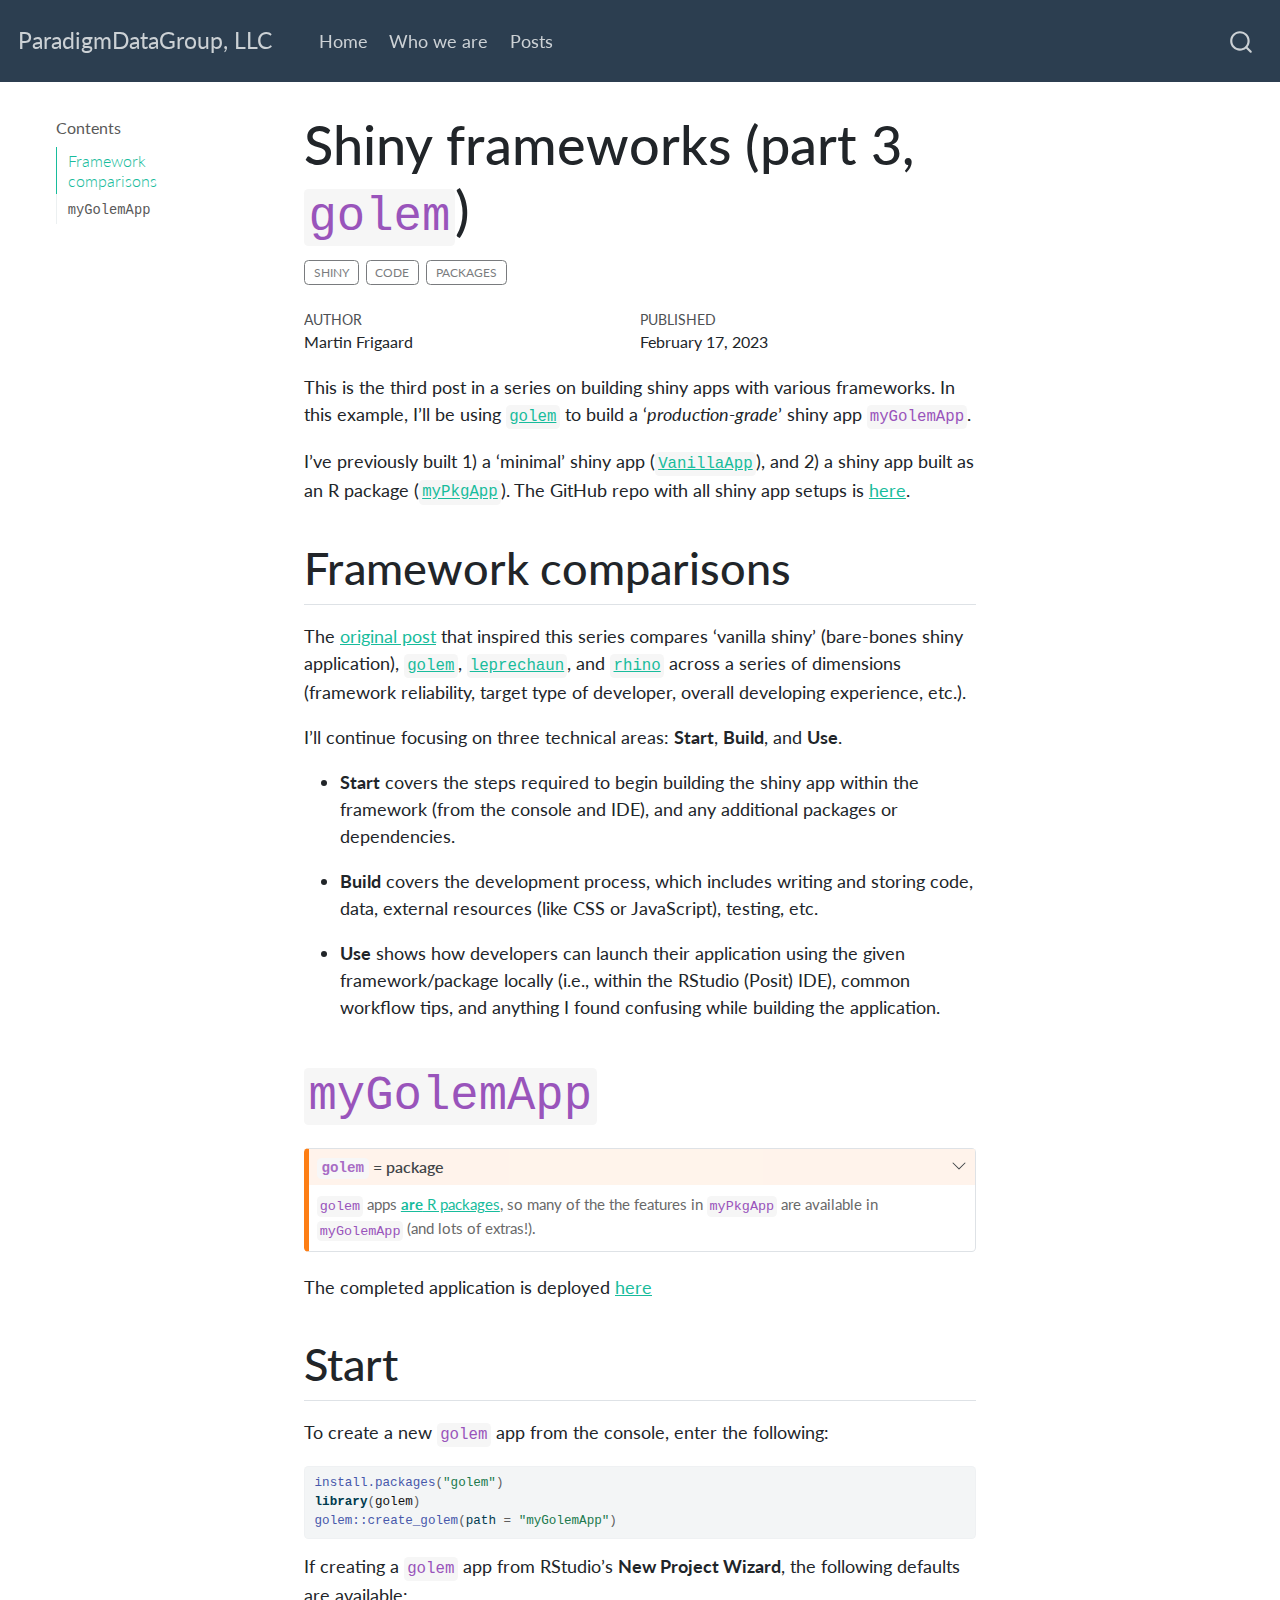
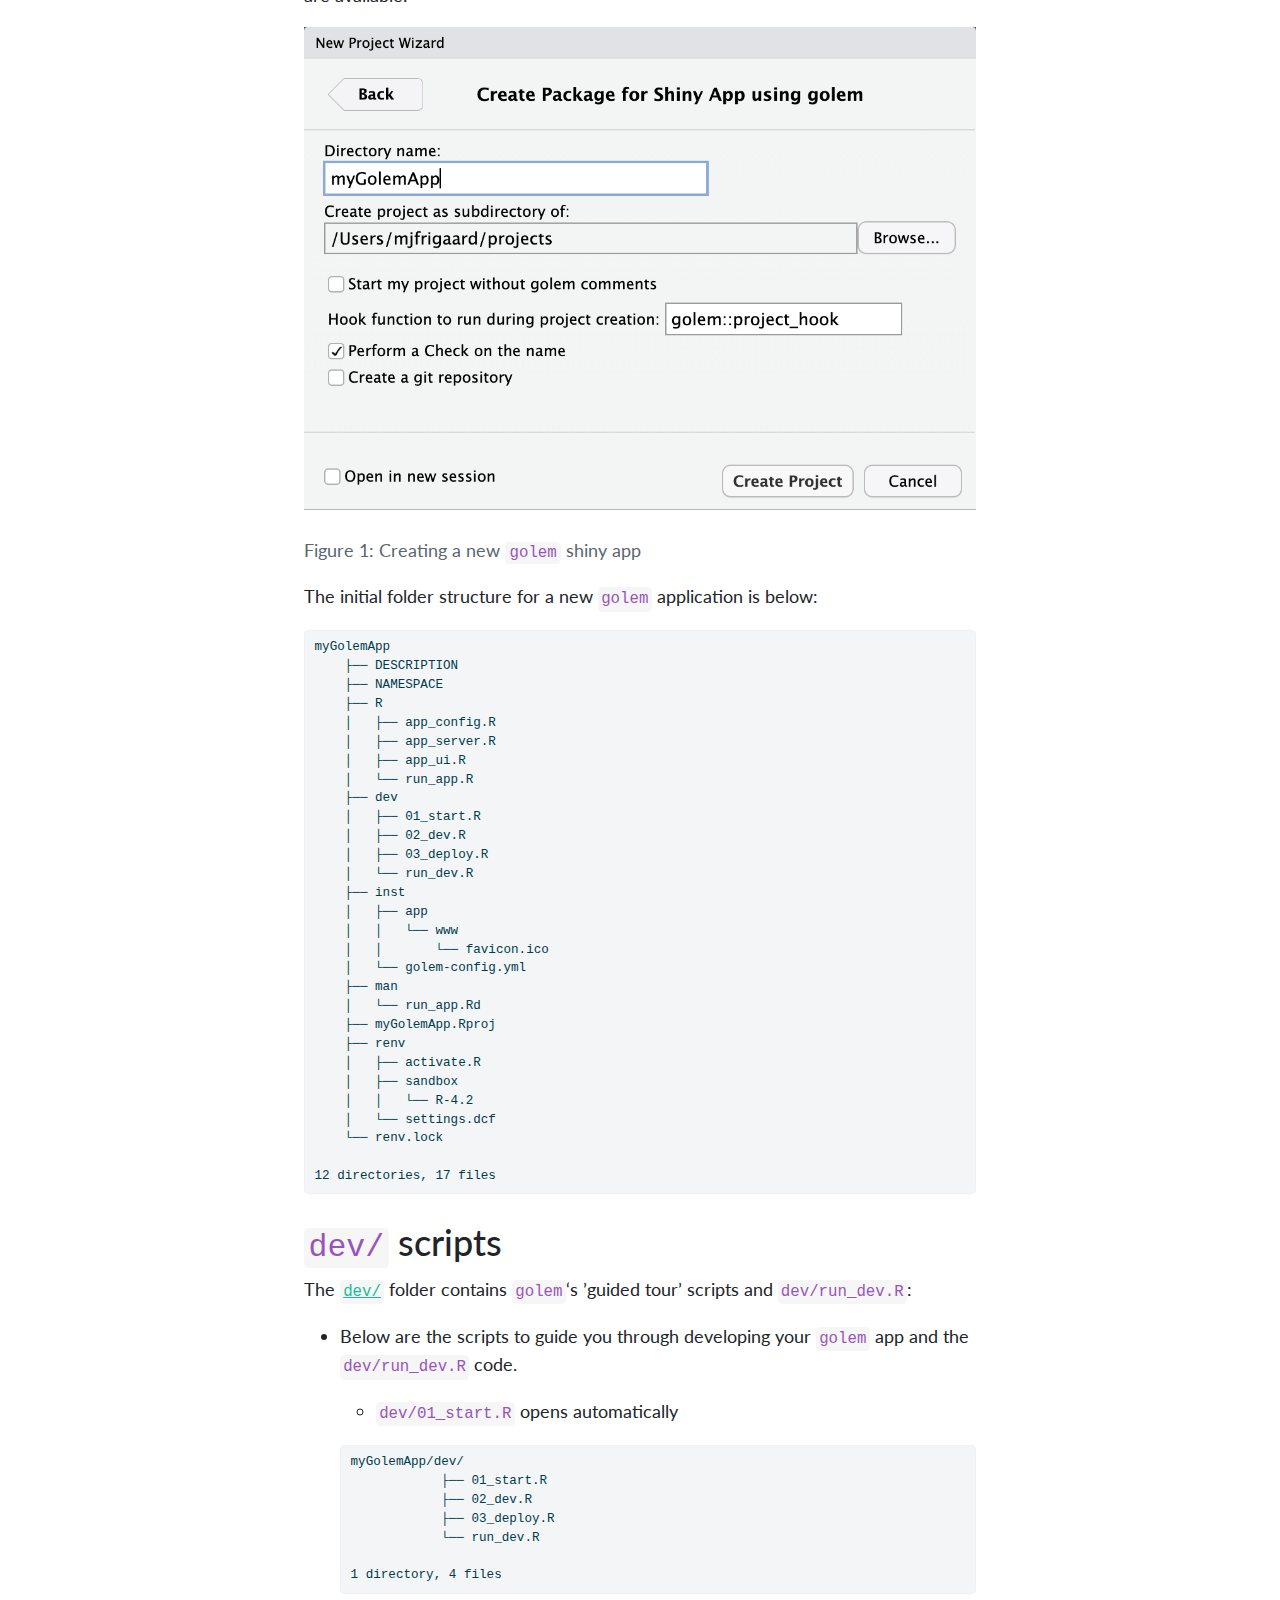
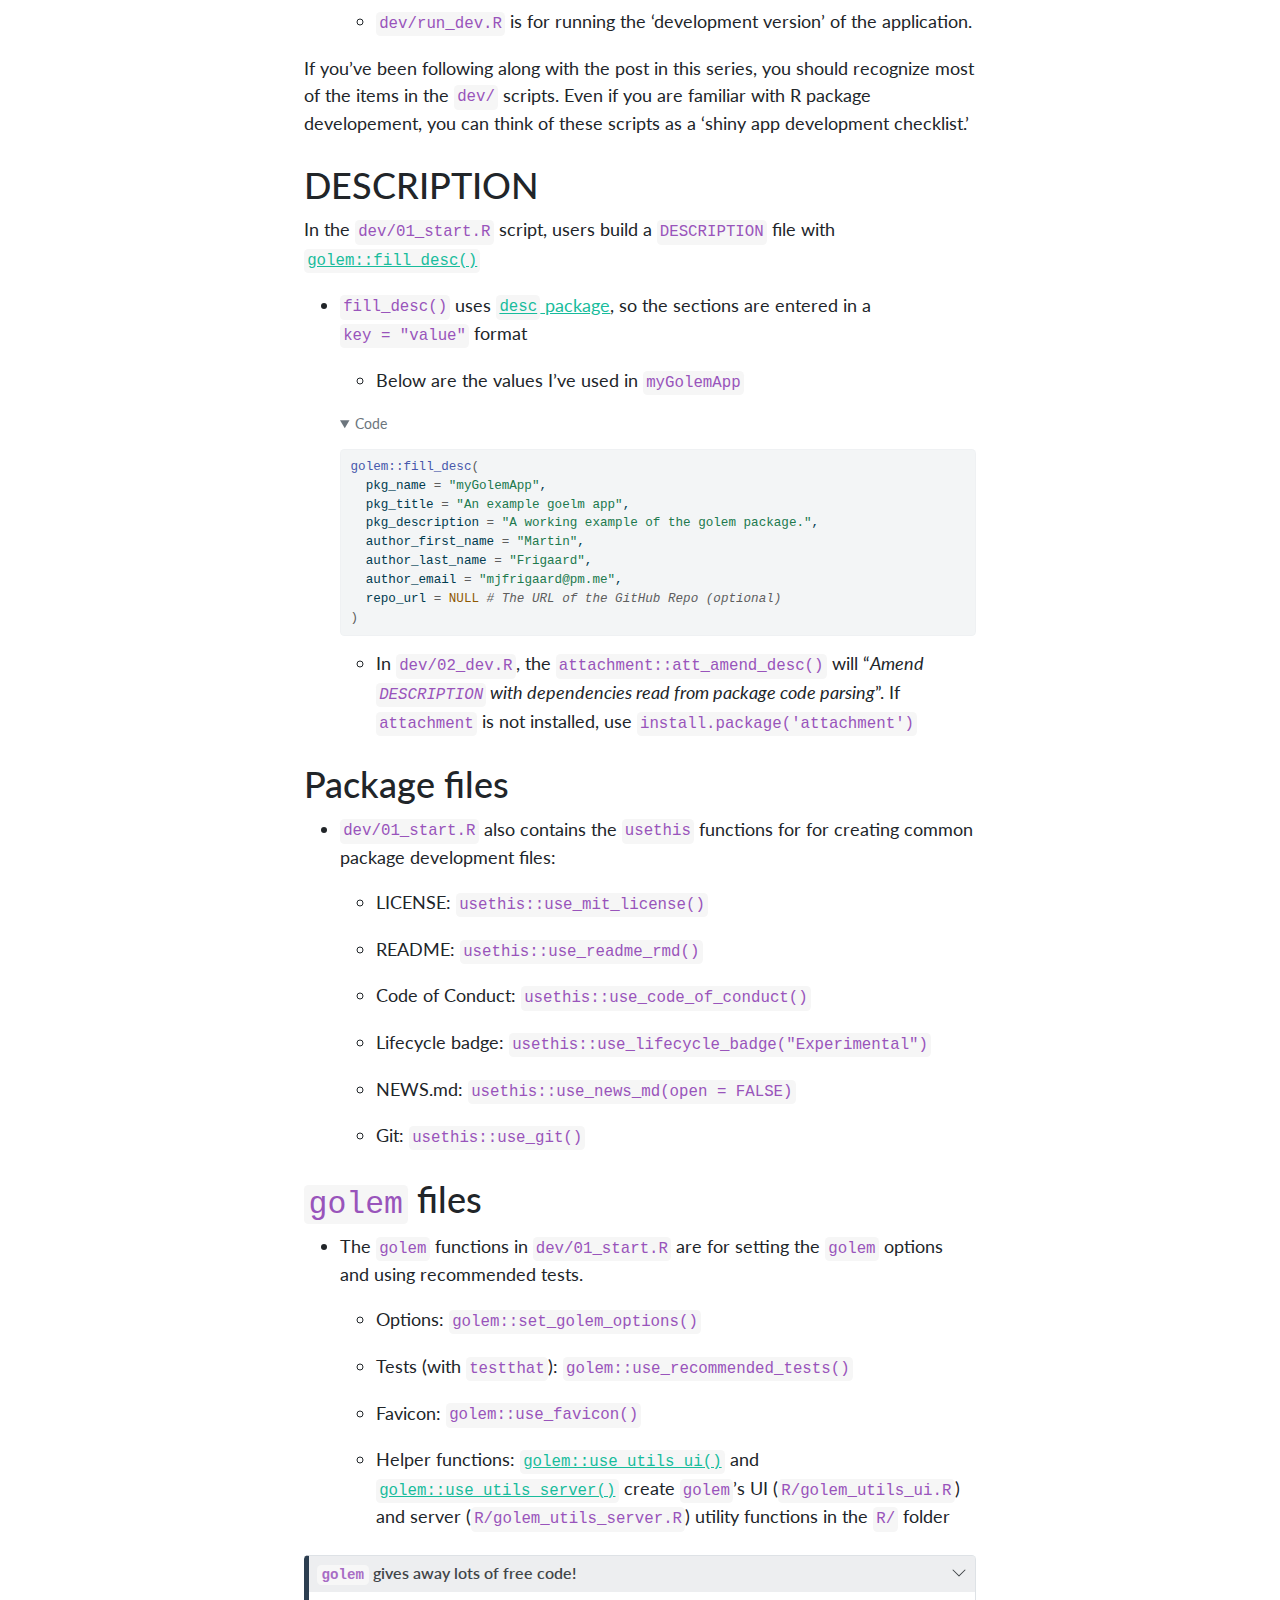
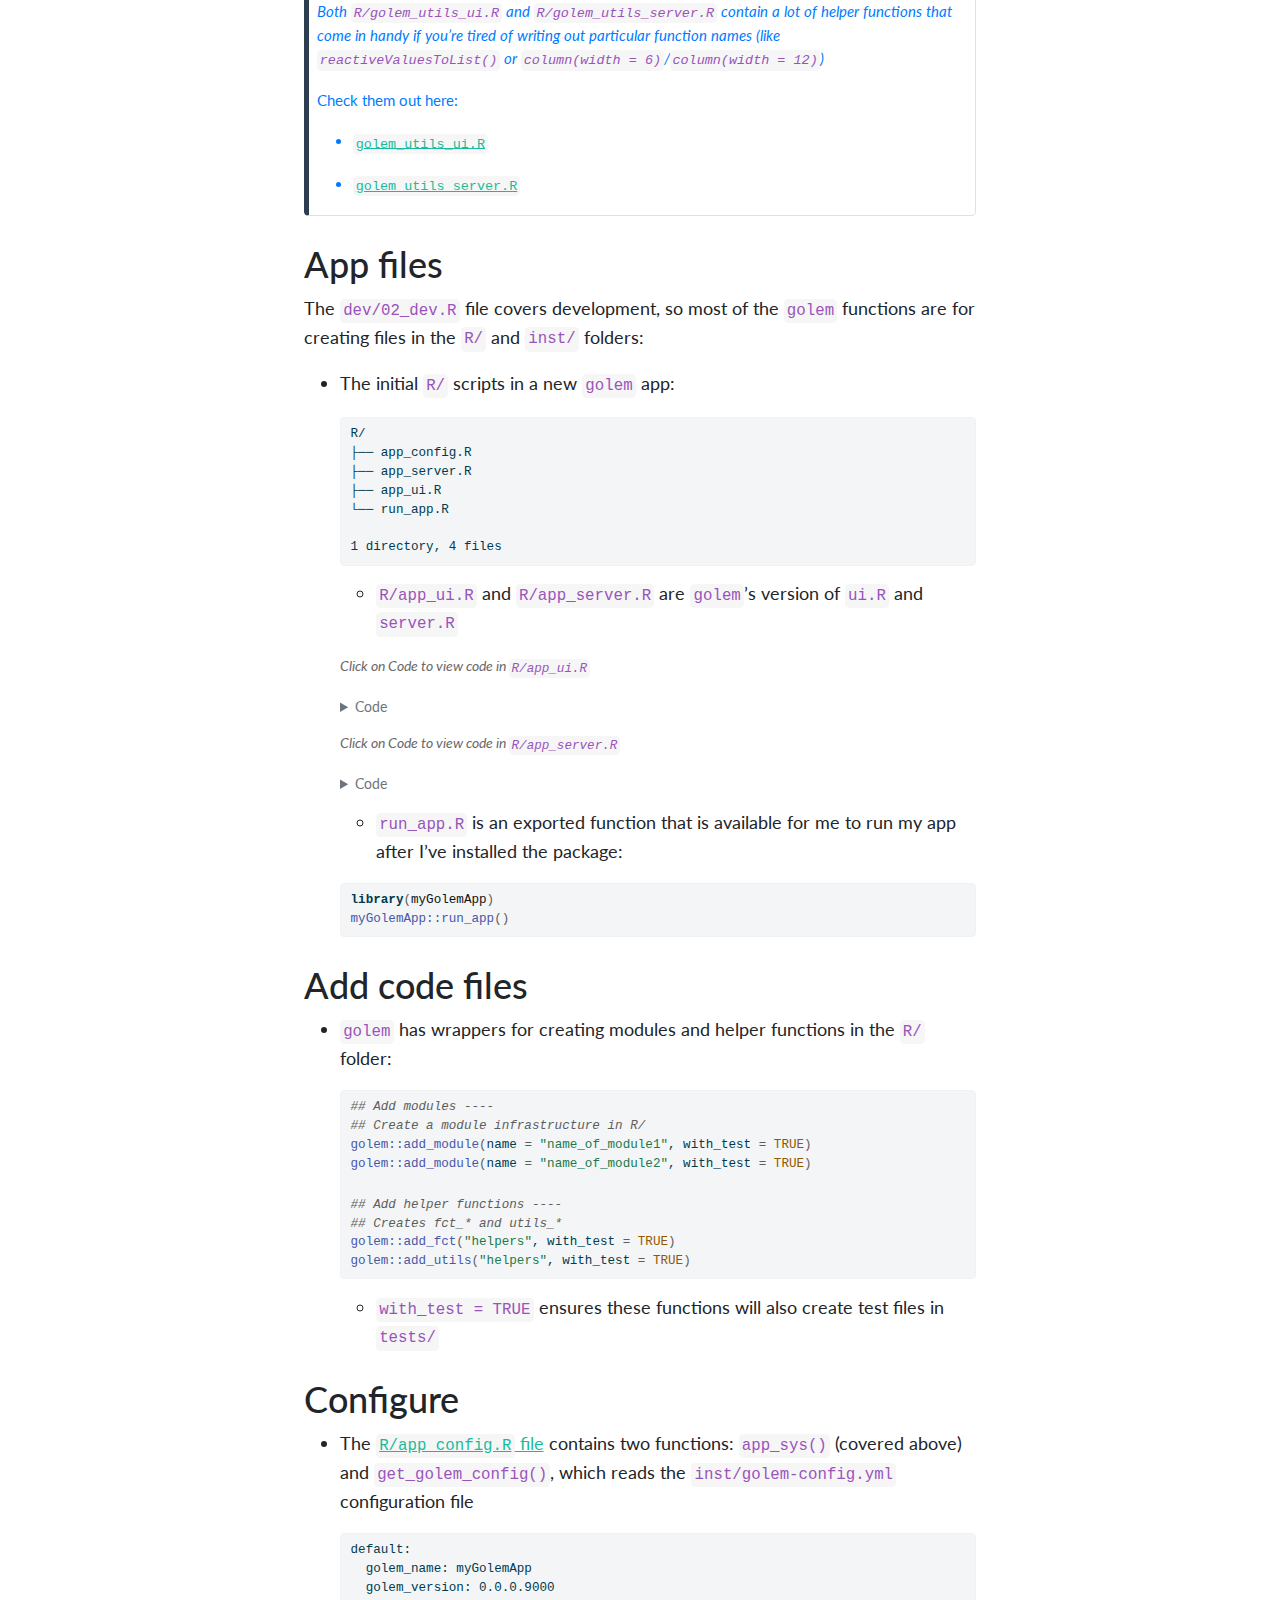
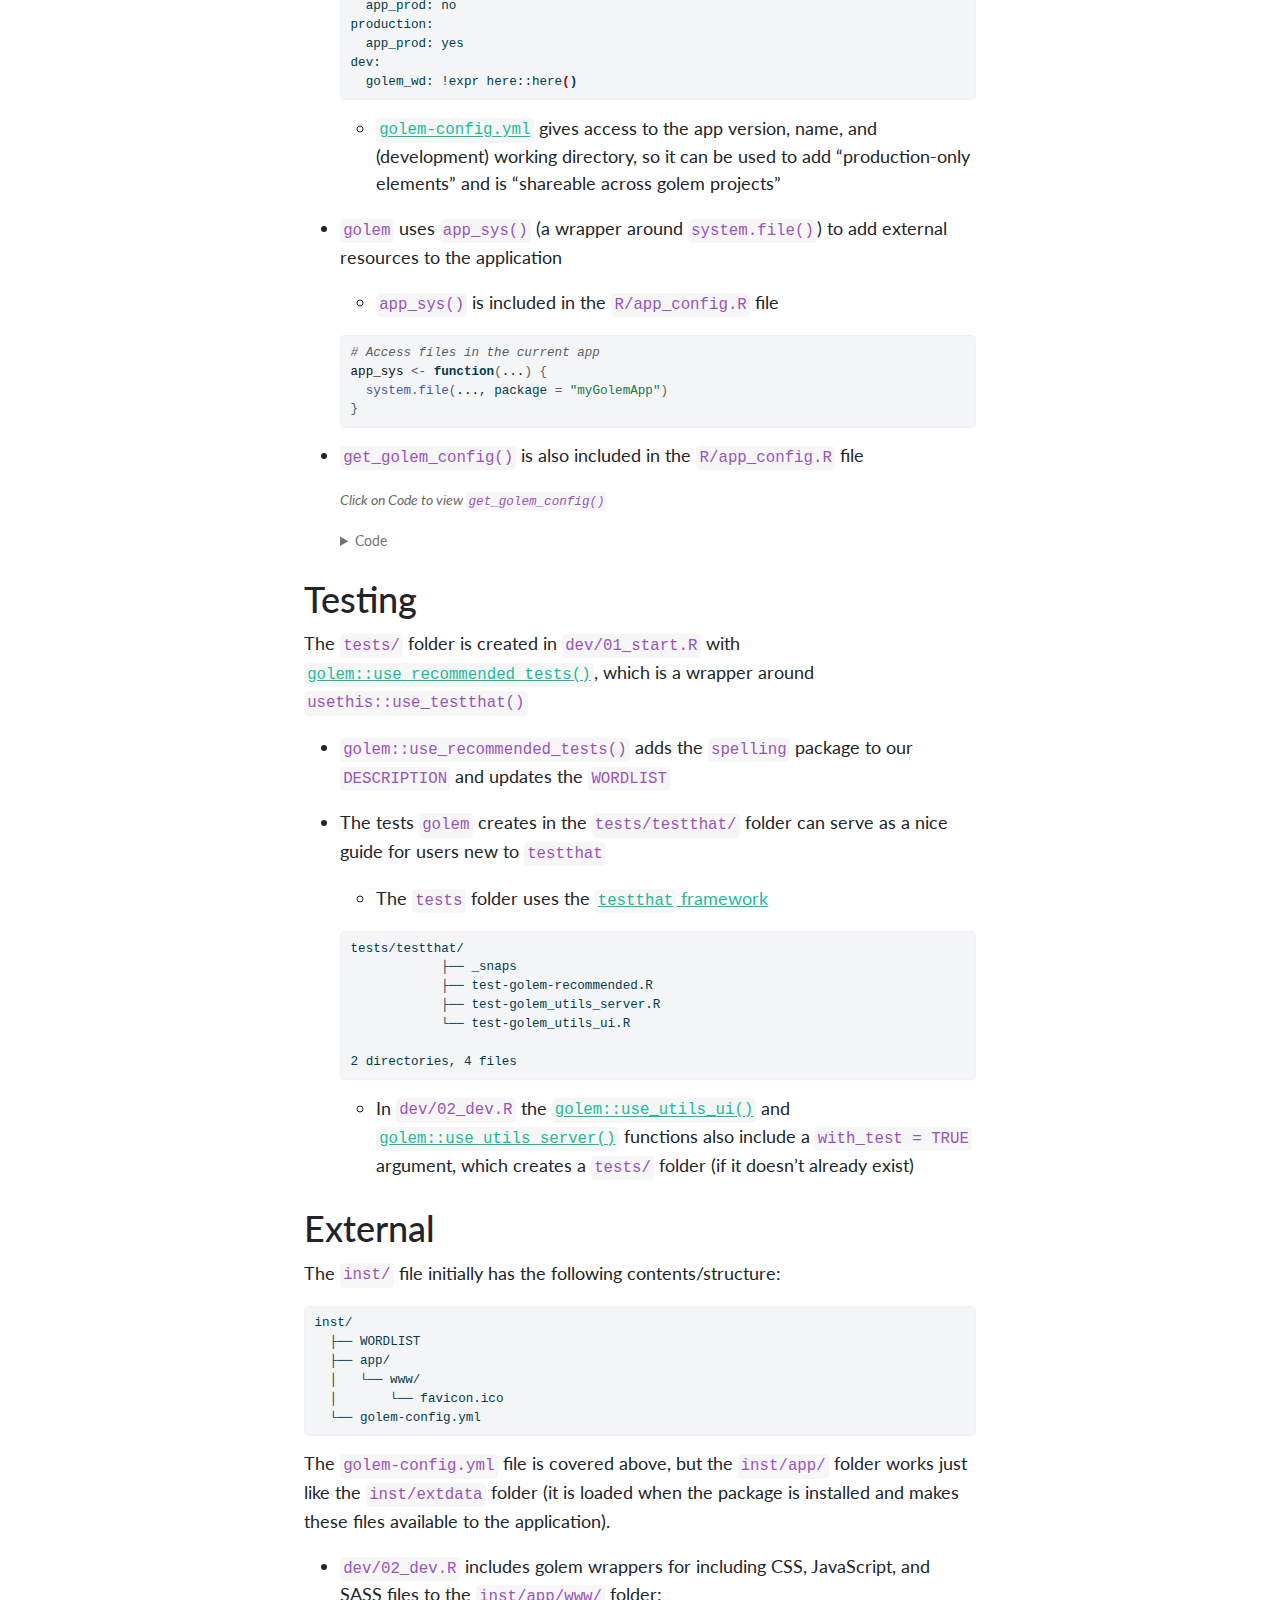
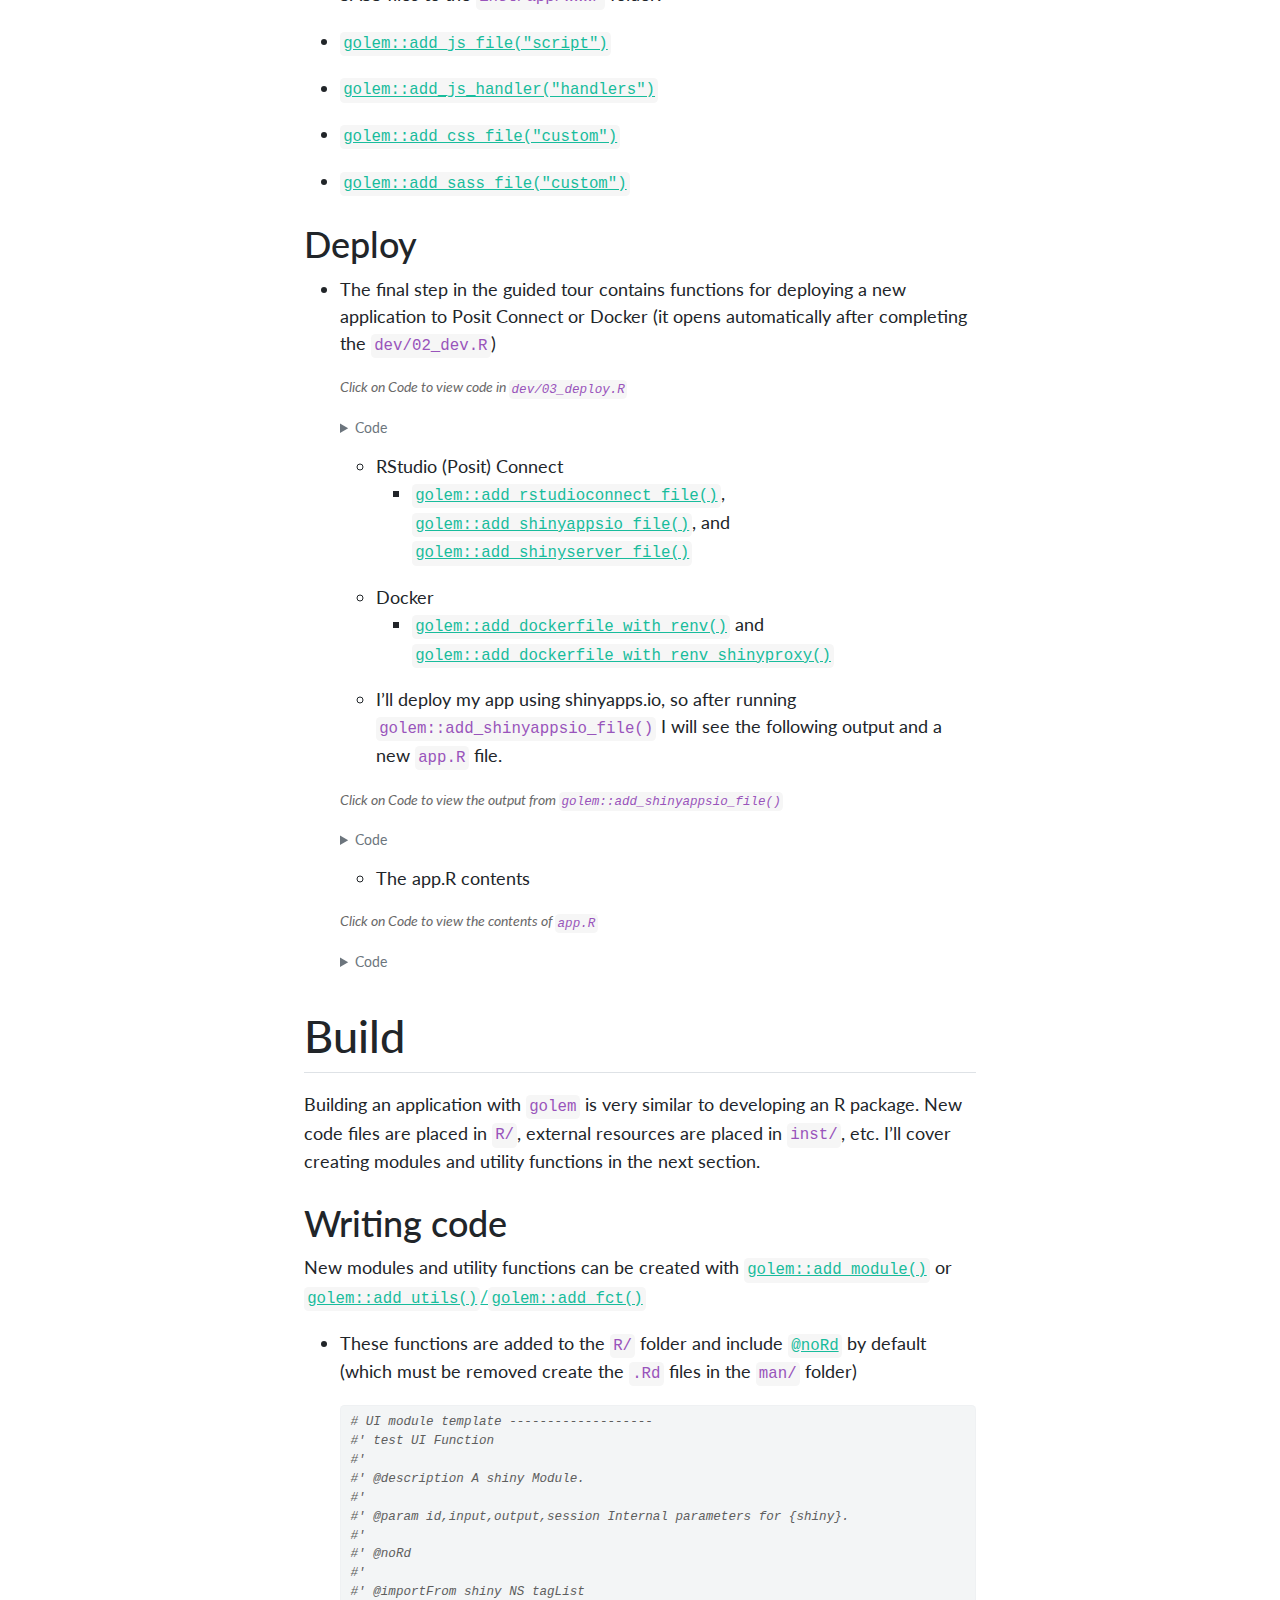
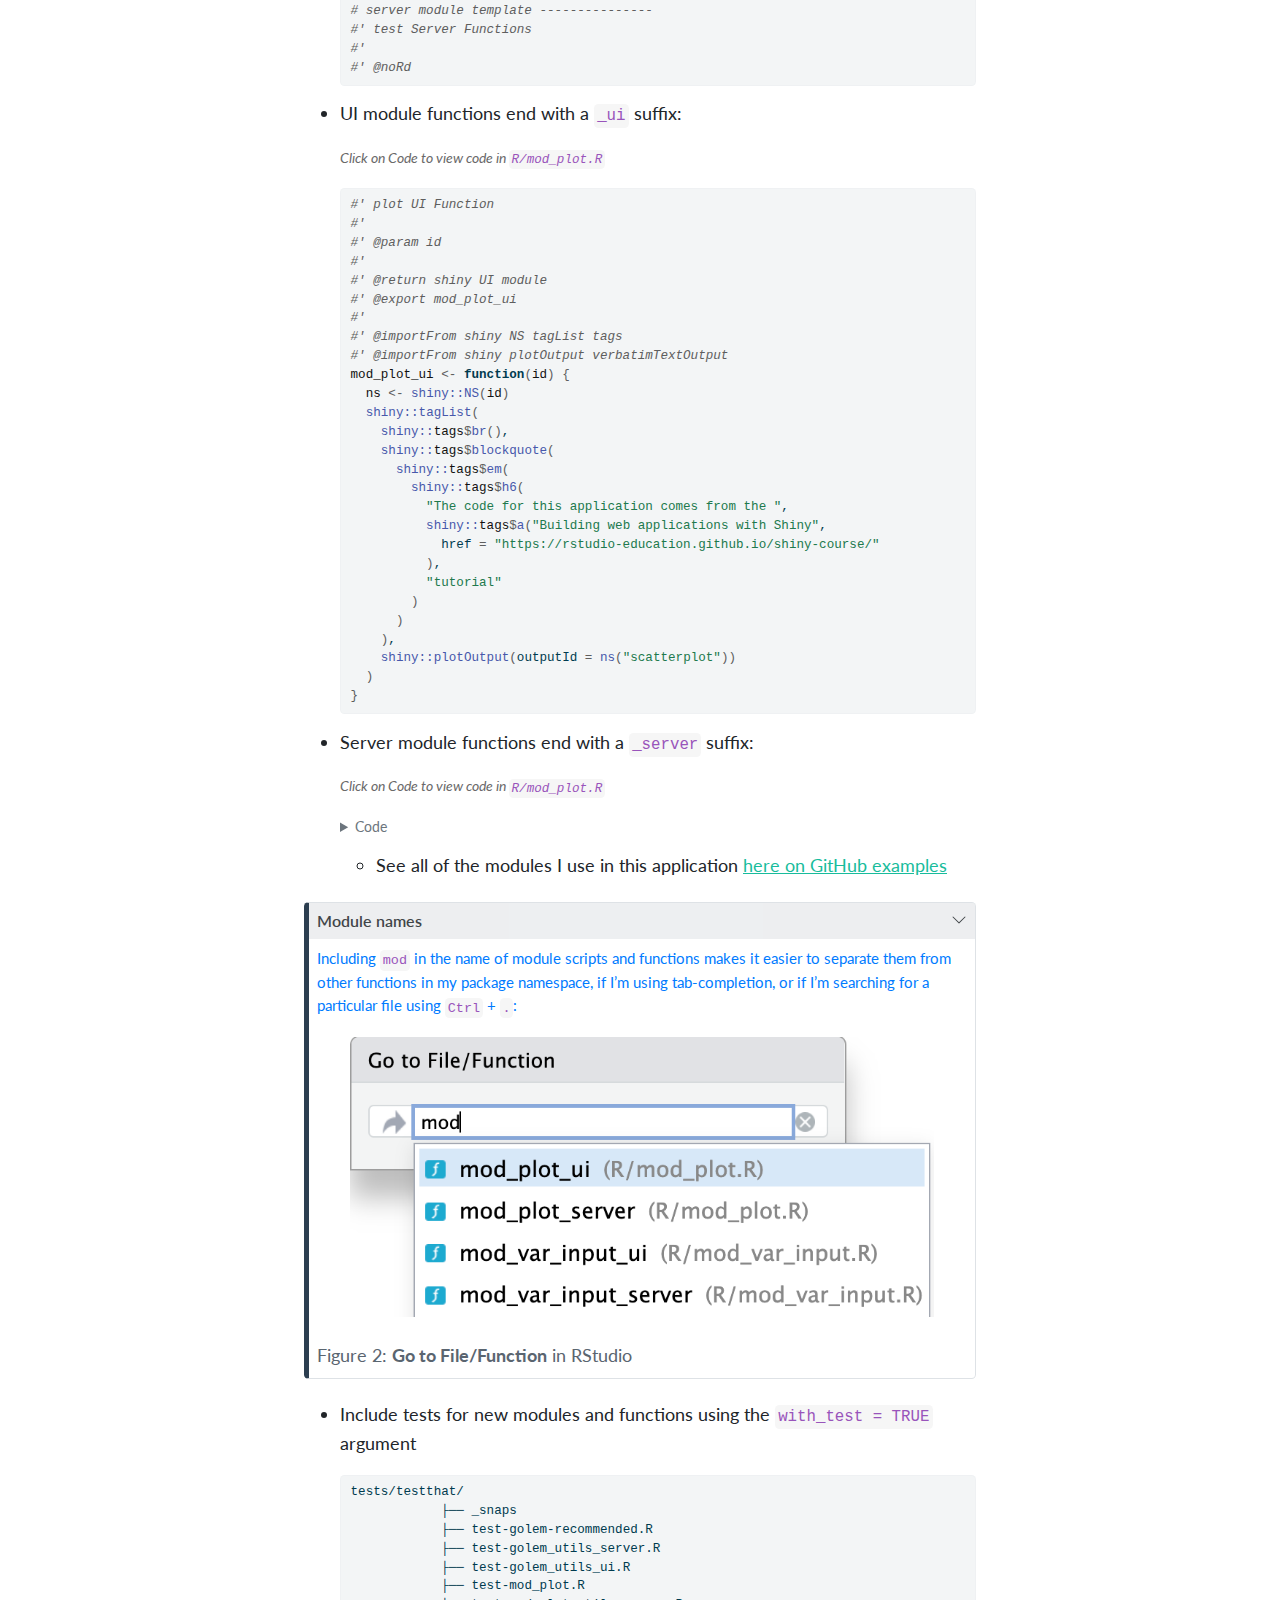
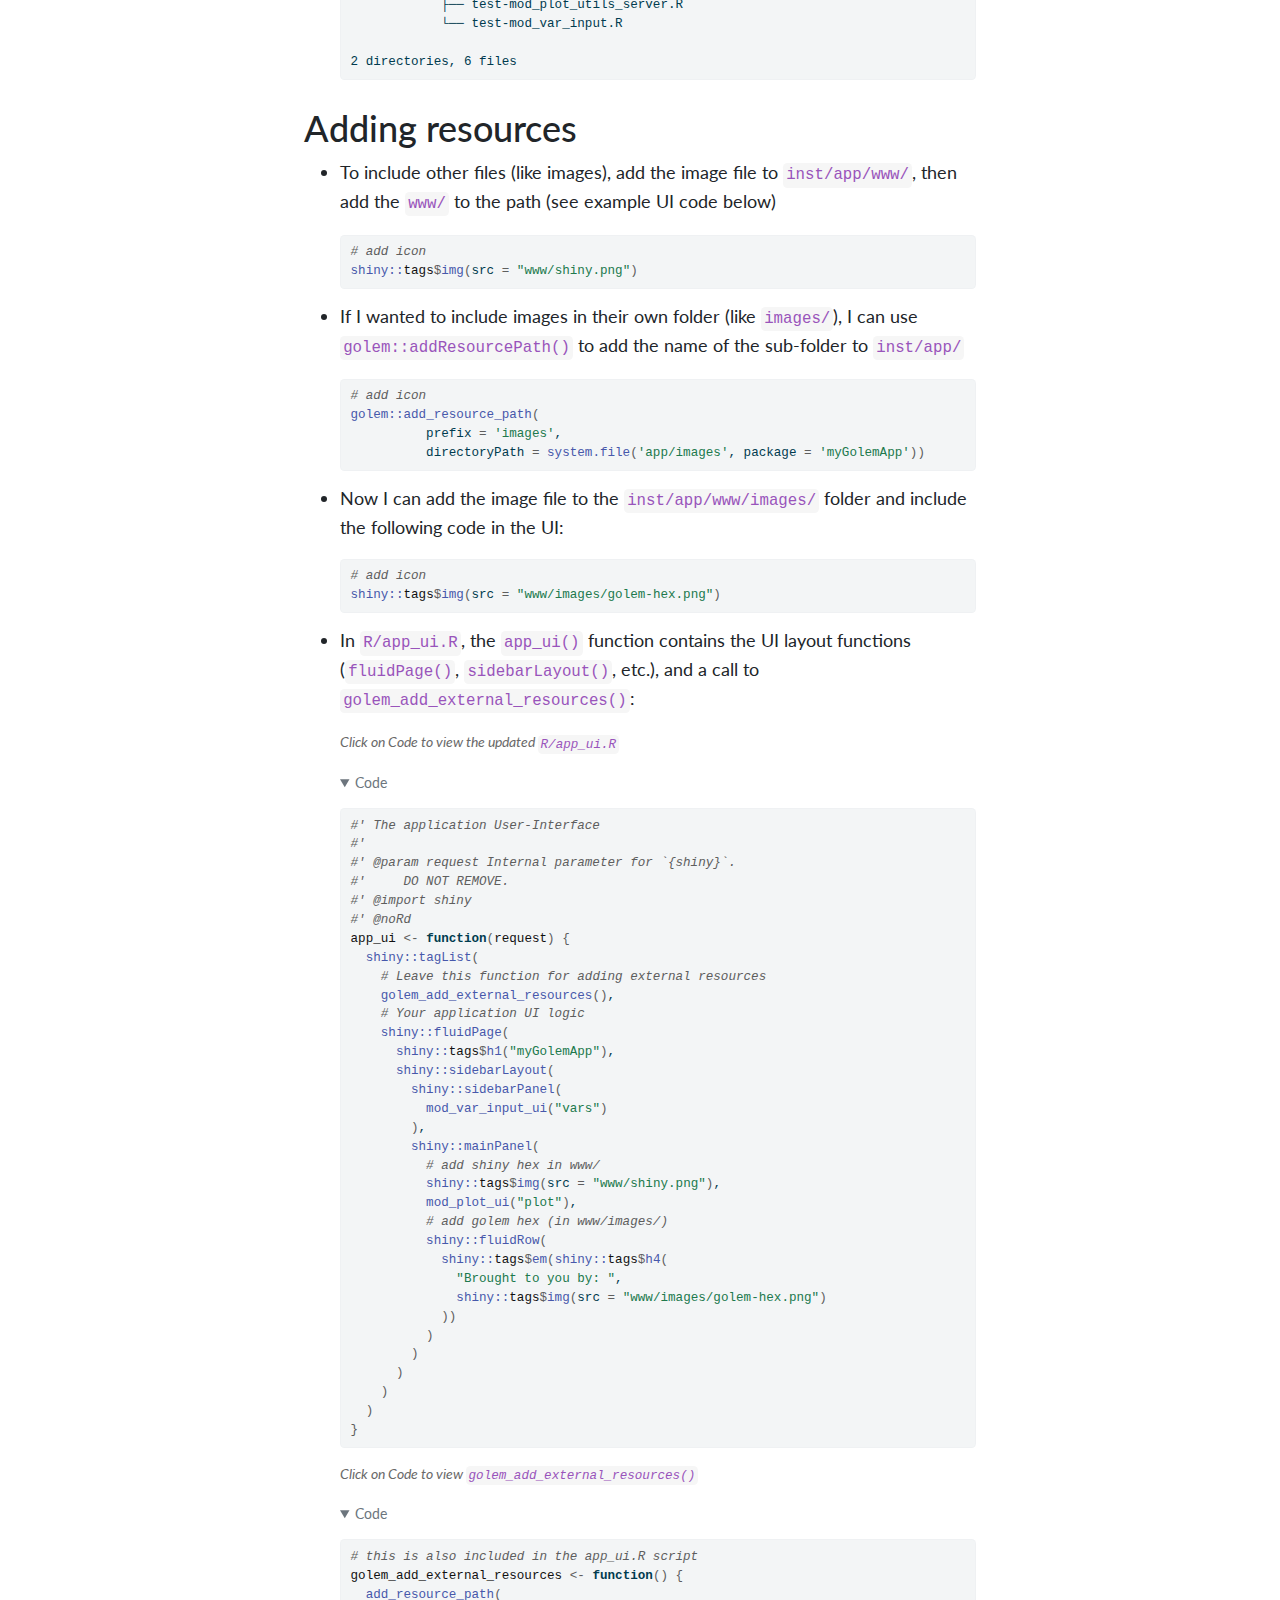
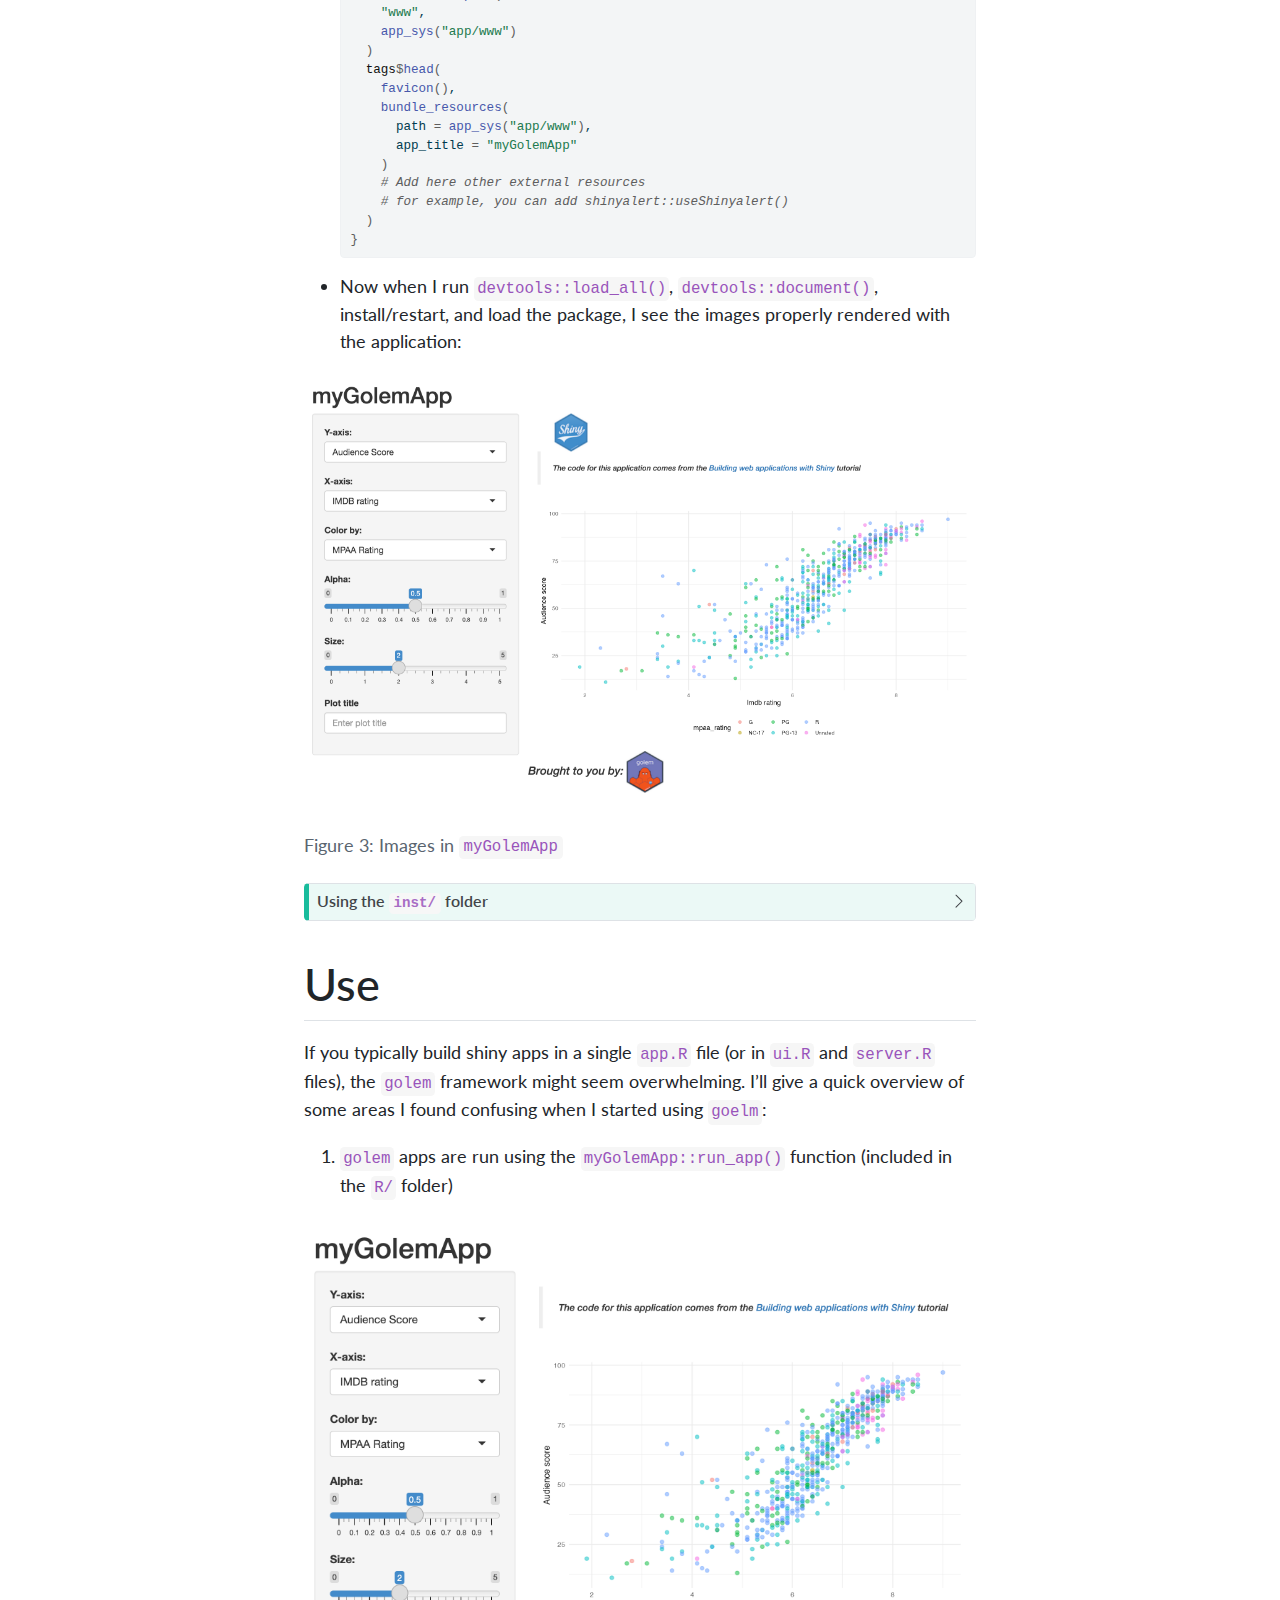
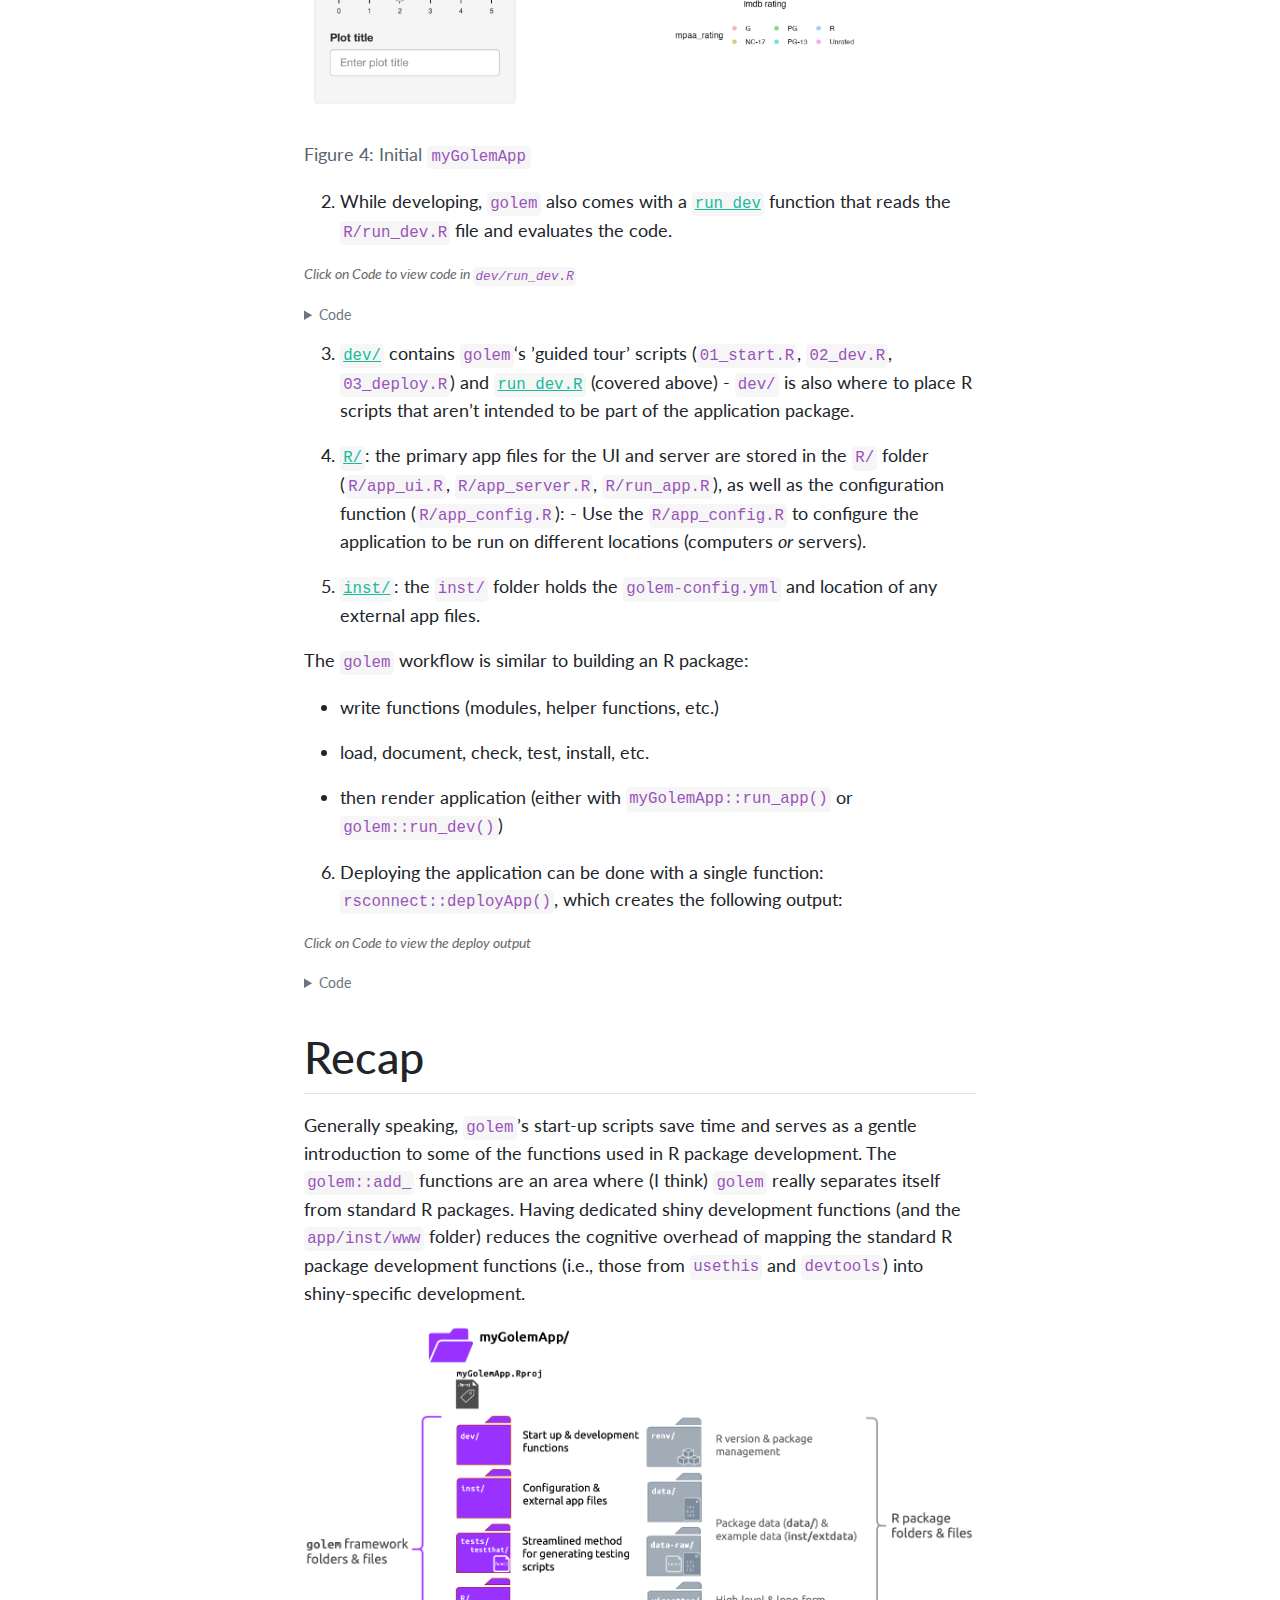
<file: pages/posts/my-golem-app/my-golem-app.html>
<!DOCTYPE html>
<html xmlns="http://www.w3.org/1999/xhtml" lang="en" xml:lang="en"><head>
<meta http-equiv="Content-Type" content="text/html; charset=UTF-8">
<meta charset="utf-8">
<meta name="generator" content="quarto-1.1.251">
<meta name="viewport" content="width=device-width, initial-scale=1.0, user-scalable=yes">
<meta name="author" content="Martin Frigaard">
<meta name="dcterms.date" content="2023-02-17">
<title>ParadigmDataGroup, LLC - Shiny frameworks (part 3, golem)</title>
<style>
code{white-space: pre-wrap;}
span.smallcaps{font-variant: small-caps;}
div.columns{display: flex; gap: min(4vw, 1.5em);}
div.column{flex: auto; overflow-x: auto;}
div.hanging-indent{margin-left: 1.5em; text-indent: -1.5em;}
ul.task-list{list-style: none;}
ul.task-list li input[type="checkbox"] {
  width: 0.8em;
  margin: 0 0.8em 0.2em -1.6em;
  vertical-align: middle;
}
pre > code.sourceCode { white-space: pre; position: relative; }
pre > code.sourceCode > span { display: inline-block; line-height: 1.25; }
pre > code.sourceCode > span:empty { height: 1.2em; }
.sourceCode { overflow: visible; }
code.sourceCode > span { color: inherit; text-decoration: inherit; }
div.sourceCode { margin: 1em 0; }
pre.sourceCode { margin: 0; }
@media screen {
div.sourceCode { overflow: auto; }
}
@media print {
pre > code.sourceCode { white-space: pre-wrap; }
pre > code.sourceCode > span { text-indent: -5em; padding-left: 5em; }
}
pre.numberSource code
  { counter-reset: source-line 0; }
pre.numberSource code > span
  { position: relative; left: -4em; counter-increment: source-line; }
pre.numberSource code > span > a:first-child::before
  { content: counter(source-line);
    position: relative; left: -1em; text-align: right; vertical-align: baseline;
    border: none; display: inline-block;
    -webkit-touch-callout: none; -webkit-user-select: none;
    -khtml-user-select: none; -moz-user-select: none;
    -ms-user-select: none; user-select: none;
    padding: 0 4px; width: 4em;
    color: #aaaaaa;
  }
pre.numberSource { margin-left: 3em; border-left: 1px solid #aaaaaa;  padding-left: 4px; }
div.sourceCode
  {   }
@media screen {
pre > code.sourceCode > span > a:first-child::before { text-decoration: underline; }
}
code span.al { color: #ff0000; font-weight: bold; } /* Alert */
code span.an { color: #60a0b0; font-weight: bold; font-style: italic; } /* Annotation */
code span.at { color: #7d9029; } /* Attribute */
code span.bn { color: #40a070; } /* BaseN */
code span.bu { color: #008000; } /* BuiltIn */
code span.cf { color: #007020; font-weight: bold; } /* ControlFlow */
code span.ch { color: #4070a0; } /* Char */
code span.cn { color: #880000; } /* Constant */
code span.co { color: #60a0b0; font-style: italic; } /* Comment */
code span.cv { color: #60a0b0; font-weight: bold; font-style: italic; } /* CommentVar */
code span.do { color: #ba2121; font-style: italic; } /* Documentation */
code span.dt { color: #902000; } /* DataType */
code span.dv { color: #40a070; } /* DecVal */
code span.er { color: #ff0000; font-weight: bold; } /* Error */
code span.ex { } /* Extension */
code span.fl { color: #40a070; } /* Float */
code span.fu { color: #06287e; } /* Function */
code span.im { color: #008000; font-weight: bold; } /* Import */
code span.in { color: #60a0b0; font-weight: bold; font-style: italic; } /* Information */
code span.kw { color: #007020; font-weight: bold; } /* Keyword */
code span.op { color: #666666; } /* Operator */
code span.ot { color: #007020; } /* Other */
code span.pp { color: #bc7a00; } /* Preprocessor */
code span.sc { color: #4070a0; } /* SpecialChar */
code span.ss { color: #bb6688; } /* SpecialString */
code span.st { color: #4070a0; } /* String */
code span.va { color: #19177c; } /* Variable */
code span.vs { color: #4070a0; } /* VerbatimString */
code span.wa { color: #60a0b0; font-weight: bold; font-style: italic; } /* Warning */
</style>

<script src="../../../site_libs/quarto-nav/quarto-nav.js"></script>
<script src="../../../site_libs/quarto-nav/headroom.min.js"></script>
<script src="../../../site_libs/clipboard/clipboard.min.js"></script>
<script src="../../../site_libs/quarto-search/autocomplete.umd.js"></script>
<script src="../../../site_libs/quarto-search/fuse.min.js"></script>
<script src="../../../site_libs/quarto-search/quarto-search.js"></script>
<meta name="quarto:offset" content="../../../">
<script src="../../../site_libs/quarto-html/quarto.js"></script>
<script src="../../../site_libs/quarto-html/popper.min.js"></script>
<script src="../../../site_libs/quarto-html/tippy.umd.min.js"></script>
<script src="../../../site_libs/quarto-html/anchor.min.js"></script>
<link href="../../../site_libs/quarto-html/tippy.css" rel="stylesheet">
<link href="../../../site_libs/quarto-html/quarto-syntax-highlighting.css" rel="stylesheet" id="quarto-text-highlighting-styles">
<script src="../../../site_libs/bootstrap/bootstrap.min.js"></script>
<link href="../../../site_libs/bootstrap/bootstrap-icons.css" rel="stylesheet">
<link href="../../../site_libs/bootstrap/bootstrap.min.css" rel="stylesheet" id="quarto-bootstrap" data-mode="light"><script id="quarto-search-options" type="application/json">{
  "location": "navbar",
  "copy-button": false,
  "collapse-after": 3,
  "panel-placement": "end",
  "type": "overlay",
  "limit": 20,
  "language": {
    "search-no-results-text": "No results",
    "search-matching-documents-text": "matching documents",
    "search-copy-link-title": "Copy link to search",
    "search-hide-matches-text": "Hide additional matches",
    "search-more-match-text": "more match in this document",
    "search-more-matches-text": "more matches in this document",
    "search-clear-button-title": "Clear",
    "search-detached-cancel-button-title": "Cancel",
    "search-submit-button-title": "Submit"
  }
}</script><link rel="stylesheet" href="../../../styles.css">
</head>
<body class="floating nav-fixed">

<div id="quarto-search-results"></div>
  <header id="quarto-header" class="headroom fixed-top"><nav class="navbar navbar-expand-lg navbar-dark "><div class="navbar-container container-fluid">
      <div class="navbar-brand-container">
    <a class="navbar-brand" href="../../../index.html">
    <span class="navbar-title">ParadigmDataGroup, LLC</span>
    </a>
  </div>
          <button class="navbar-toggler" type="button" data-bs-toggle="collapse" data-bs-target="#navbarCollapse" aria-controls="navbarCollapse" aria-expanded="false" aria-label="Toggle navigation" onclick="if (window.quartoToggleHeadroom) { window.quartoToggleHeadroom(); }">
  <span class="navbar-toggler-icon"></span>
</button>
          <div class="collapse navbar-collapse" id="navbarCollapse">
            <ul class="navbar-nav navbar-nav-scroll me-auto">
<li class="nav-item">
    <a class="nav-link" href="../../../index.html">Home</a>
  </li>  
  <li class="nav-item">
    <a class="nav-link" href="../../../about.html">Who we are</a>
  </li>  
  <li class="nav-item">
    <a class="nav-link" href="../../../listings.html">Posts</a>
  </li>  
</ul>
<div id="quarto-search" class="" title="Search"></div>
          </div> <!-- /navcollapse -->
      </div> <!-- /container-fluid -->
    </nav></header><!-- content --><div id="quarto-content" class="quarto-container page-columns page-rows-contents page-layout-article page-navbar">
<!-- sidebar -->
  <nav id="quarto-sidebar" class="sidebar collapse sidebar-navigation floating overflow-auto"><nav id="TOC" role="doc-toc" class="toc-active"><h2 id="toc-title">Contents</h2>
   
  <ul>
<li><a href="#framework-comparisons" id="toc-framework-comparisons" class="nav-link active" data-scroll-target="#framework-comparisons">Framework comparisons</a></li>
  <li>
<a href="#mygolemapp" id="toc-mygolemapp" class="nav-link" data-scroll-target="#mygolemapp"><code>myGolemApp</code></a>
  <ul>
<li>
<a href="#start" id="toc-start" class="nav-link" data-scroll-target="#start">Start</a>
  <ul class="collapse">
<li><a href="#dev-scripts" id="toc-dev-scripts" class="nav-link" data-scroll-target="#dev-scripts"><code>dev/</code> scripts</a></li>
  <li><a href="#description" id="toc-description" class="nav-link" data-scroll-target="#description">DESCRIPTION</a></li>
  <li><a href="#package-files" id="toc-package-files" class="nav-link" data-scroll-target="#package-files">Package files</a></li>
  <li><a href="#golem-files" id="toc-golem-files" class="nav-link" data-scroll-target="#golem-files"><code>golem</code> files</a></li>
  <li><a href="#app-files" id="toc-app-files" class="nav-link" data-scroll-target="#app-files">App files</a></li>
  <li><a href="#add-code-files" id="toc-add-code-files" class="nav-link" data-scroll-target="#add-code-files">Add code files</a></li>
  <li><a href="#configure" id="toc-configure" class="nav-link" data-scroll-target="#configure">Configure</a></li>
  <li><a href="#testing" id="toc-testing" class="nav-link" data-scroll-target="#testing">Testing</a></li>
  <li><a href="#external" id="toc-external" class="nav-link" data-scroll-target="#external">External</a></li>
  <li><a href="#deploy" id="toc-deploy" class="nav-link" data-scroll-target="#deploy">Deploy</a></li>
  </ul>
</li>
  <li>
<a href="#build" id="toc-build" class="nav-link" data-scroll-target="#build">Build</a>
  <ul class="collapse">
<li><a href="#writing-code" id="toc-writing-code" class="nav-link" data-scroll-target="#writing-code">Writing code</a></li>
  <li><a href="#adding-resources" id="toc-adding-resources" class="nav-link" data-scroll-target="#adding-resources">Adding resources</a></li>
  </ul>
</li>
  <li><a href="#use" id="toc-use" class="nav-link" data-scroll-target="#use">Use</a></li>
  <li><a href="#recap" id="toc-recap" class="nav-link" data-scroll-target="#recap">Recap</a></li>
  </ul>
</li>
  </ul></nav>
</nav><!-- margin-sidebar --><div id="quarto-margin-sidebar" class="sidebar margin-sidebar">
    </div>
<!-- main -->
<main class="content" id="quarto-document-content"><header id="title-block-header" class="quarto-title-block default"><div class="quarto-title">
<h1 class="title">Shiny frameworks (part 3, <code>golem</code>)</h1>
  <div class="quarto-categories">
    <div class="quarto-category">shiny</div>
    <div class="quarto-category">code</div>
    <div class="quarto-category">packages</div>
  </div>
  </div>



<div class="quarto-title-meta">

    <div>
    <div class="quarto-title-meta-heading">Author</div>
    <div class="quarto-title-meta-contents">
             <p>Martin Frigaard </p>
          </div>
  </div>
    
    <div>
    <div class="quarto-title-meta-heading">Published</div>
    <div class="quarto-title-meta-contents">
      <p class="date">February 17, 2023</p>
    </div>
  </div>
    
  </div>
  

</header><p>This is the third post in a series on building shiny apps with various frameworks. In this example, I’ll be using <a href="https://thinkr-open.github.io/golem/"><code>golem</code></a> to build a ‘<em>production-grade</em>’ shiny app <code>myGolemApp</code>.</p>
<!--
https://mjfrigaard.github.io/posts/vanilla-shiny/

https://mjfrigaard.github.io/posts/my-pkg-app/

https://mjfrigaard.github.io/posts/my-golem-app/

https://mjfrigaard.github.io/posts/my-leprechaun-app/

https://mjfrigaard.github.io/posts/my-rhino-app/
-->
<p>I’ve previously built 1) a ‘minimal’ shiny app (<a href="https://mjfrigaard.github.io/paradigmdata/pages/posts/vanilla-shiny/vanilla-shiny.html"><code>VanillaApp</code></a>), and 2) a shiny app built as an R package (<a href="https://mjfrigaard.github.io/paradigmdata/pages/posts/my-pkg-app/my-pkg-app.html"><code>myPkgApp</code></a>). The GitHub repo with all shiny app setups is <a href="https://github.com/mjfrigaard/shiny-app-setups">here</a>.</p>
<section id="framework-comparisons" class="level2"><h2 class="anchored" data-anchor-id="framework-comparisons">Framework comparisons</h2>
<p>The <a href="https://blog.devgenius.io/which-r-shiny-framework-is-the-best-a-comparison-of-vanilla-shiny-golem-rhino-and-leprechaun-c02ad8e2aa8c">original post</a> that inspired this series compares ‘vanilla shiny’ (bare-bones shiny application), <a href="https://thinkr-open.github.io/golem/"><code>golem</code></a>, <a href="https://leprechaun.opifex.org/#/"><code>leprechaun</code></a>, and <a href="https://appsilon.github.io/rhino/"><code>rhino</code></a> across a series of dimensions (framework reliability, target type of developer, overall developing experience, etc.).</p>
<p>I’ll continue focusing on three technical areas: <strong>Start</strong>, <strong>Build</strong>, and <strong>Use</strong>.</p>
<ul>
<li><p><strong>Start</strong> covers the steps required to begin building the shiny app within the framework (from the console and IDE), and any additional packages or dependencies.</p></li>
<li><p><strong>Build</strong> covers the development process, which includes writing and storing code, data, external resources (like CSS or JavaScript), testing, etc.</p></li>
<li><p><strong>Use</strong> shows how developers can launch their application using the given framework/package locally (i.e., within the RStudio (Posit) IDE), common workflow tips, and anything I found confusing while building the application.</p></li>
</ul></section><section id="mygolemapp" class="level1"><h1><code>myGolemApp</code></h1>
<div class="callout-caution callout callout-style-default no-icon callout-captioned">
<div class="callout-header d-flex align-content-center" data-bs-toggle="collapse" data-bs-target=".callout-1-contents" aria-controls="callout-1" aria-expanded="true" aria-label="Toggle callout">
<div class="callout-icon-container">
<i class="callout-icon no-icon"></i>
</div>
<div class="callout-caption-container flex-fill">
<code>golem</code> = package
</div>
<div class="callout-btn-toggle d-inline-block border-0 py-1 ps-1 pe-0 float-end"><i class="callout-toggle"></i></div>
</div>
<div id="callout-1" class="callout-1-contents callout-collapse collapse show">
<div class="callout-body-container callout-body">
<div style="font-size: 0.95em; color: #696969;">
<p><code>golem</code> apps <a href="https://engineering-shiny.org/golem.html#understanding-golem-app-structure"><strong>are</strong> R packages</a>, so many of the the features in <code>myPkgApp</code> are available in <code>myGolemApp</code> (and lots of extras!).</p>
</div>
</div>
</div>
</div>
<p>The completed application is deployed <a href="https://mjfrigaard.shinyapps.io/mygolemapp/">here</a></p>
<section id="start" class="level2"><h2 class="anchored" data-anchor-id="start">Start</h2>
<p>To create a new <code>golem</code> app from the console, enter the following:</p>
<div style="font-size: 0.80em;">
<div class="cell">
<div class="sourceCode" id="cb1"><pre class="downlit sourceCode r code-with-copy"><code class="sourceCode R"><span><span class="fu"><a href="https://rdrr.io/r/utils/install.packages.html">install.packages</a></span><span class="op">(</span><span class="st">"golem"</span><span class="op">)</span></span>
<span><span class="kw"><a href="https://rdrr.io/r/base/library.html">library</a></span><span class="op">(</span><span class="va"><a href="https://github.com/ThinkR-open/golem">golem</a></span><span class="op">)</span></span>
<span><span class="fu">golem</span><span class="fu">::</span><span class="fu"><a href="https://rdrr.io/pkg/golem/man/create_golem.html">create_golem</a></span><span class="op">(</span>path <span class="op">=</span> <span class="st">"myGolemApp"</span><span class="op">)</span></span></code><button title="Copy to Clipboard" class="code-copy-button"><i class="bi"></i></button></pre></div>
</div>
</div>
<p>If creating a <code>golem</code> app from RStudio’s <strong>New Project Wizard</strong>, the following defaults are available:</p>
<div id="fig-golem-setup" class="quarto-figure quarto-figure-center anchored">
<figure class="figure"><div class="quarto-figure quarto-figure-center">
<figure class="figure"><p><img src="golem-setup.png" style="width:100.0%;height:100.0%" class="figure-img"></p>
</figure>
</div>
<p></p><figcaption class="figure-caption">Figure&nbsp;1: Creating a new <code>golem</code> shiny app</figcaption><p></p>
</figure>
</div>
<p>The initial folder structure for a new <code>golem</code> application is below:</p>
<div style="font-size: 0.80em;">
<div class="cell">
<div class="sourceCode cell-code" id="cb2"><pre class="sourceCode bash code-with-copy"><code class="sourceCode bash"><span id="cb2-1"><a href="#cb2-1" aria-hidden="true" tabindex="-1"></a><span class="ex">myGolemApp</span></span>
<span id="cb2-2"><a href="#cb2-2" aria-hidden="true" tabindex="-1"></a>    <span class="ex">├──</span> DESCRIPTION</span>
<span id="cb2-3"><a href="#cb2-3" aria-hidden="true" tabindex="-1"></a>    <span class="ex">├──</span> NAMESPACE</span>
<span id="cb2-4"><a href="#cb2-4" aria-hidden="true" tabindex="-1"></a>    <span class="ex">├──</span> R</span>
<span id="cb2-5"><a href="#cb2-5" aria-hidden="true" tabindex="-1"></a>    <span class="ex">│</span>   ├── app_config.R</span>
<span id="cb2-6"><a href="#cb2-6" aria-hidden="true" tabindex="-1"></a>    <span class="ex">│</span>   ├── app_server.R</span>
<span id="cb2-7"><a href="#cb2-7" aria-hidden="true" tabindex="-1"></a>    <span class="ex">│</span>   ├── app_ui.R</span>
<span id="cb2-8"><a href="#cb2-8" aria-hidden="true" tabindex="-1"></a>    <span class="ex">│</span>   └── run_app.R</span>
<span id="cb2-9"><a href="#cb2-9" aria-hidden="true" tabindex="-1"></a>    <span class="ex">├──</span> dev</span>
<span id="cb2-10"><a href="#cb2-10" aria-hidden="true" tabindex="-1"></a>    <span class="ex">│</span>   ├── 01_start.R</span>
<span id="cb2-11"><a href="#cb2-11" aria-hidden="true" tabindex="-1"></a>    <span class="ex">│</span>   ├── 02_dev.R</span>
<span id="cb2-12"><a href="#cb2-12" aria-hidden="true" tabindex="-1"></a>    <span class="ex">│</span>   ├── 03_deploy.R</span>
<span id="cb2-13"><a href="#cb2-13" aria-hidden="true" tabindex="-1"></a>    <span class="ex">│</span>   └── run_dev.R</span>
<span id="cb2-14"><a href="#cb2-14" aria-hidden="true" tabindex="-1"></a>    <span class="ex">├──</span> inst</span>
<span id="cb2-15"><a href="#cb2-15" aria-hidden="true" tabindex="-1"></a>    <span class="ex">│</span>   ├── app</span>
<span id="cb2-16"><a href="#cb2-16" aria-hidden="true" tabindex="-1"></a>    <span class="ex">│</span>   │   └── www</span>
<span id="cb2-17"><a href="#cb2-17" aria-hidden="true" tabindex="-1"></a>    <span class="ex">│</span>   │       └── favicon.ico</span>
<span id="cb2-18"><a href="#cb2-18" aria-hidden="true" tabindex="-1"></a>    <span class="ex">│</span>   └── golem-config.yml</span>
<span id="cb2-19"><a href="#cb2-19" aria-hidden="true" tabindex="-1"></a>    <span class="ex">├──</span> man</span>
<span id="cb2-20"><a href="#cb2-20" aria-hidden="true" tabindex="-1"></a>    <span class="ex">│</span>   └── run_app.Rd</span>
<span id="cb2-21"><a href="#cb2-21" aria-hidden="true" tabindex="-1"></a>    <span class="ex">├──</span> myGolemApp.Rproj</span>
<span id="cb2-22"><a href="#cb2-22" aria-hidden="true" tabindex="-1"></a>    <span class="ex">├──</span> renv</span>
<span id="cb2-23"><a href="#cb2-23" aria-hidden="true" tabindex="-1"></a>    <span class="ex">│</span>   ├── activate.R</span>
<span id="cb2-24"><a href="#cb2-24" aria-hidden="true" tabindex="-1"></a>    <span class="ex">│</span>   ├── sandbox</span>
<span id="cb2-25"><a href="#cb2-25" aria-hidden="true" tabindex="-1"></a>    <span class="ex">│</span>   │   └── R-4.2</span>
<span id="cb2-26"><a href="#cb2-26" aria-hidden="true" tabindex="-1"></a>    <span class="ex">│</span>   └── settings.dcf</span>
<span id="cb2-27"><a href="#cb2-27" aria-hidden="true" tabindex="-1"></a>    <span class="ex">└──</span> renv.lock</span>
<span id="cb2-28"><a href="#cb2-28" aria-hidden="true" tabindex="-1"></a></span>
<span id="cb2-29"><a href="#cb2-29" aria-hidden="true" tabindex="-1"></a><span class="ex">12</span> directories, 17 files</span></code><button title="Copy to Clipboard" class="code-copy-button"><i class="bi"></i></button></pre></div>
</div>
</div>
<section id="dev-scripts" class="level3"><h3 class="anchored" data-anchor-id="dev-scripts">
<code>dev/</code> scripts</h3>
<p>The <a href="https://github.com/mjfrigaard/shiny-app-setups/tree/main/myGolemApp/dev"><code>dev/</code></a> folder contains <code>golem</code>‘s ’guided tour’ scripts and <code>dev/run_dev.R</code>:</p>
<ul>
<li>
<p>Below are the scripts to guide you through developing your <code>golem</code> app and the <code>dev/run_dev.R</code> code.</p>
<ul>
<li>
<code>dev/01_start.R</code> opens automatically</li>
</ul>
<div style="font-size: 0.80em;">
<div class="cell">
<div class="sourceCode cell-code" id="cb3"><pre class="sourceCode bash code-with-copy"><code class="sourceCode bash"><span id="cb3-1"><a href="#cb3-1" aria-hidden="true" tabindex="-1"></a><span class="ex">myGolemApp/dev/</span></span>
<span id="cb3-2"><a href="#cb3-2" aria-hidden="true" tabindex="-1"></a>            <span class="ex">├──</span> 01_start.R</span>
<span id="cb3-3"><a href="#cb3-3" aria-hidden="true" tabindex="-1"></a>            <span class="ex">├──</span> 02_dev.R</span>
<span id="cb3-4"><a href="#cb3-4" aria-hidden="true" tabindex="-1"></a>            <span class="ex">├──</span> 03_deploy.R</span>
<span id="cb3-5"><a href="#cb3-5" aria-hidden="true" tabindex="-1"></a>            <span class="ex">└──</span> run_dev.R</span>
<span id="cb3-6"><a href="#cb3-6" aria-hidden="true" tabindex="-1"></a></span>
<span id="cb3-7"><a href="#cb3-7" aria-hidden="true" tabindex="-1"></a><span class="ex">1</span> directory, 4 files</span></code><button title="Copy to Clipboard" class="code-copy-button"><i class="bi"></i></button></pre></div>
</div>
</div>
<ul>
<li>
<code>dev/run_dev.R</code> is for running the ‘development version’ of the application.</li>
</ul>
</li>
</ul>
<p>If you’ve been following along with the post in this series, you should recognize most of the items in the <code>dev/</code> scripts. Even if you are familiar with R package developement, you can think of these scripts as a ‘shiny app development checklist.’</p>
</section><section id="description" class="level3"><h3 class="anchored" data-anchor-id="description">DESCRIPTION</h3>
<p>In the <code>dev/01_start.R</code> script, users build a <code>DESCRIPTION</code> file with <a href="https://thinkr-open.github.io/golem/reference/fill_desc.html"><code>golem::fill_desc()</code></a></p>
<ul>
<li>
<p><code><a href="https://rdrr.io/pkg/golem/man/fill_desc.html">fill_desc()</a></code> uses <a href="https://r-lib.github.io/desc/"><code>desc</code> package</a>, so the sections are entered in a <code>key = "value"</code> format</p>
<ul>
<li>Below are the values I’ve used in <code>myGolemApp</code>
</li>
</ul>
<div style="font-size: 0.80em;">
<div class="cell">
<details open=""><summary>Code</summary><div class="sourceCode" id="cb4"><pre class="downlit sourceCode r code-with-copy"><code class="sourceCode R"><span><span class="fu">golem</span><span class="fu">::</span><span class="fu"><a href="https://rdrr.io/pkg/golem/man/fill_desc.html">fill_desc</a></span><span class="op">(</span></span>
<span>  pkg_name <span class="op">=</span> <span class="st">"myGolemApp"</span>,</span>
<span>  pkg_title <span class="op">=</span> <span class="st">"An example goelm app"</span>,</span>
<span>  pkg_description <span class="op">=</span> <span class="st">"A working example of the golem package."</span>,</span>
<span>  author_first_name <span class="op">=</span> <span class="st">"Martin"</span>,</span>
<span>  author_last_name <span class="op">=</span> <span class="st">"Frigaard"</span>,</span>
<span>  author_email <span class="op">=</span> <span class="st">"mjfrigaard@pm.me"</span>,</span>
<span>  repo_url <span class="op">=</span> <span class="cn">NULL</span> <span class="co"># The URL of the GitHub Repo (optional)</span></span>
<span><span class="op">)</span></span></code><button title="Copy to Clipboard" class="code-copy-button"><i class="bi"></i></button></pre></div>
</details>
</div>
</div>
<ul>
<li>In <code>dev/02_dev.R</code>, the <code><a href="https://thinkr-open.github.io/attachment/reference/att_amend_desc.html">attachment::att_amend_desc()</a></code> will “<em>Amend <code>DESCRIPTION</code> with dependencies read from package code parsing</em>”. If <code>attachment</code> is not installed, use <code>install.package('attachment')</code>
</li>
</ul>
</li>
</ul></section><section id="package-files" class="level3"><h3 class="anchored" data-anchor-id="package-files">Package files</h3>
<ul>
<li>
<p><code>dev/01_start.R</code> also contains the <code>usethis</code> functions for for creating common package development files:</p>
<ul>
<li><p>LICENSE: <code><a href="https://usethis.r-lib.org/reference/licenses.html">usethis::use_mit_license()</a></code></p></li>
<li><p>README: <code><a href="https://usethis.r-lib.org/reference/use_readme_rmd.html">usethis::use_readme_rmd()</a></code></p></li>
<li><p>Code of Conduct: <code><a href="https://usethis.r-lib.org/reference/use_code_of_conduct.html">usethis::use_code_of_conduct()</a></code></p></li>
<li><p>Lifecycle badge: <code>usethis::use_lifecycle_badge("Experimental")</code></p></li>
<li><p>NEWS.md: <code>usethis::use_news_md(open = FALSE)</code></p></li>
<li><p>Git: <code><a href="https://usethis.r-lib.org/reference/use_git.html">usethis::use_git()</a></code></p></li>
</ul>
</li>
</ul></section><section id="golem-files" class="level3"><h3 class="anchored" data-anchor-id="golem-files">
<code>golem</code> files</h3>
<ul>
<li>
<p>The <code>golem</code> functions in <code>dev/01_start.R</code> are for setting the <code>golem</code> options and using recommended tests.</p>
<ul>
<li><p>Options: <code><a href="https://rdrr.io/pkg/golem/man/golem_opts.html">golem::set_golem_options()</a></code></p></li>
<li><p>Tests (with <code>testthat</code>): <code><a href="https://rdrr.io/pkg/golem/man/use_recommended.html">golem::use_recommended_tests()</a></code></p></li>
<li><p>Favicon: <code><a href="https://rdrr.io/pkg/golem/man/favicon.html">golem::use_favicon()</a></code></p></li>
<li><p>Helper functions: <a href="https://thinkr-open.github.io/golem/reference/utils_files.html"><code>golem::use_utils_ui()</code></a> and <a href="https://thinkr-open.github.io/golem/reference/utils_files.html"><code>golem::use_utils_server()</code></a> create <code>golem</code>’s UI (<code>R/golem_utils_ui.R</code>) and server (<code>R/golem_utils_server.R</code>) utility functions in the <code>R/</code> folder</p></li>
</ul>
</li>
</ul>
<div class="callout-note callout callout-style-default no-icon callout-captioned">
<div class="callout-header d-flex align-content-center" data-bs-toggle="collapse" data-bs-target=".callout-2-contents" aria-controls="callout-2" aria-expanded="true" aria-label="Toggle callout">
<div class="callout-icon-container">
<i class="callout-icon no-icon"></i>
</div>
<div class="callout-caption-container flex-fill">
<code>golem</code> gives away lots of free code!
</div>
<div class="callout-btn-toggle d-inline-block border-0 py-1 ps-1 pe-0 float-end"><i class="callout-toggle"></i></div>
</div>
<div id="callout-2" class="callout-2-contents callout-collapse collapse show">
<div class="callout-body-container callout-body">
<div style="font-size: 0.95em; color: #007bff;">
<p><em>Both <code>R/golem_utils_ui.R</code> and <code>R/golem_utils_server.R</code> contain a lot of helper functions that come in handy if you’re tired of writing out particular function names (like <code>reactiveValuesToList()</code> or <code>column(width = 6)</code>/<code>column(width = 12)</code>)</em></p>
<p>Check them out here:</p>
<ul>
<li><p><a href="https://github.com/mjfrigaard/shiny-app-setups/blob/main/myGolemApp/R/golem_utils_ui.R"><code>golem_utils_ui.R</code></a></p></li>
<li><p><a href="https://github.com/mjfrigaard/shiny-app-setups/blob/main/myGolemApp/R/golem_utils_server.R"><code>golem_utils_server.R</code></a></p></li>
</ul>
</div>
</div>
</div>
</div>
</section><section id="app-files" class="level3"><h3 class="anchored" data-anchor-id="app-files">App files</h3>
<p>The <code>dev/02_dev.R</code> file covers development, so most of the <code>golem</code> functions are for creating files in the <code>R/</code> and <code>inst/</code> folders:</p>
<ul>
<li>
<p>The initial <code>R/</code> scripts in a new <code>golem</code> app:</p>
<div style="font-size: 0.80em;">
<div class="sourceCode" id="cb5"><pre class="sourceCode bash code-with-copy"><code class="sourceCode bash"><span id="cb5-1"><a href="#cb5-1" aria-hidden="true" tabindex="-1"></a><span class="ex">R/</span></span>
<span id="cb5-2"><a href="#cb5-2" aria-hidden="true" tabindex="-1"></a><span class="ex">├──</span> app_config.R</span>
<span id="cb5-3"><a href="#cb5-3" aria-hidden="true" tabindex="-1"></a><span class="ex">├──</span> app_server.R</span>
<span id="cb5-4"><a href="#cb5-4" aria-hidden="true" tabindex="-1"></a><span class="ex">├──</span> app_ui.R</span>
<span id="cb5-5"><a href="#cb5-5" aria-hidden="true" tabindex="-1"></a><span class="ex">└──</span> run_app.R</span>
<span id="cb5-6"><a href="#cb5-6" aria-hidden="true" tabindex="-1"></a></span>
<span id="cb5-7"><a href="#cb5-7" aria-hidden="true" tabindex="-1"></a><span class="ex">1</span> directory, 4 files</span></code><button title="Copy to Clipboard" class="code-copy-button"><i class="bi"></i></button></pre></div>
</div>
<ul>
<li>
<code>R/app_ui.R</code> and <code>R/app_server.R</code> are <code>golem</code>’s version of <code>ui.R</code> and <code>server.R</code>
</li>
</ul>
<div style="font-size: 0.80em; ; color: #696969;">
<p><em>Click on Code to view code in <code>R/app_ui.R</code></em></p>
</div>
<div style="font-size: 0.80em;">
<div class="cell">
<details><summary>Code</summary><div class="sourceCode" id="cb6"><pre class="downlit sourceCode r code-with-copy"><code class="sourceCode R"><span><span class="co">#' The application User-Interface</span></span>
<span><span class="co">#'</span></span>
<span><span class="co">#' @param request Internal parameter for `{shiny}`.</span></span>
<span><span class="co">#'     DO NOT REMOVE.</span></span>
<span><span class="co">#' @import shiny</span></span>
<span><span class="co">#' @noRd</span></span>
<span><span class="va">app_ui</span> <span class="op">&lt;-</span> <span class="kw">function</span><span class="op">(</span><span class="va">request</span><span class="op">)</span> <span class="op">{</span></span>
<span>  <span class="fu">tagList</span><span class="op">(</span></span>
<span>    <span class="co"># Leave this function for adding external resources</span></span>
<span>    <span class="fu">golem_add_external_resources</span><span class="op">(</span><span class="op">)</span>,</span>
<span>    <span class="co"># Your application UI logic</span></span>
<span>    <span class="fu">fluidPage</span><span class="op">(</span></span>
<span>      <span class="fu">h1</span><span class="op">(</span><span class="st">"BareBonesGolem"</span><span class="op">)</span></span>
<span>    <span class="op">)</span></span>
<span>  <span class="op">)</span></span>
<span><span class="op">}</span></span>
<span></span>
<span><span class="co">#' Add external Resources to the Application</span></span>
<span><span class="co">#'</span></span>
<span><span class="co">#' This function is internally used to add external</span></span>
<span><span class="co">#' resources inside the Shiny application.</span></span>
<span><span class="co">#'</span></span>
<span><span class="co">#' @import shiny</span></span>
<span><span class="co">#' @importFrom golem add_resource_path activate_js favicon bundle_resources</span></span>
<span><span class="co">#' @noRd</span></span>
<span><span class="va">golem_add_external_resources</span> <span class="op">&lt;-</span> <span class="kw">function</span><span class="op">(</span><span class="op">)</span> <span class="op">{</span></span>
<span>  <span class="fu"><a href="https://rdrr.io/pkg/golem/man/add_resource_path.html">add_resource_path</a></span><span class="op">(</span></span>
<span>    <span class="st">"www"</span>,</span>
<span>    <span class="fu">app_sys</span><span class="op">(</span><span class="st">"app/www"</span><span class="op">)</span></span>
<span>  <span class="op">)</span></span>
<span></span>
<span>  <span class="va">tags</span><span class="op">$</span><span class="fu">head</span><span class="op">(</span></span>
<span>    <span class="fu"><a href="https://rdrr.io/pkg/golem/man/favicon.html">favicon</a></span><span class="op">(</span><span class="op">)</span>,</span>
<span>    <span class="fu"><a href="https://rdrr.io/pkg/golem/man/bundle_resources.html">bundle_resources</a></span><span class="op">(</span></span>
<span>      path <span class="op">=</span> <span class="fu">app_sys</span><span class="op">(</span><span class="st">"app/www"</span><span class="op">)</span>,</span>
<span>      app_title <span class="op">=</span> <span class="st">"BareBonesGolem"</span></span>
<span>    <span class="op">)</span></span>
<span>    <span class="co"># Add here other external resources</span></span>
<span>    <span class="co"># for example, you can add shinyalert::useShinyalert()</span></span>
<span>  <span class="op">)</span></span>
<span><span class="op">}</span></span></code><button title="Copy to Clipboard" class="code-copy-button"><i class="bi"></i></button></pre></div>
</details>
</div>
</div>
<div style="font-size: 0.80em; ; color: #696969;">
<p><em>Click on Code to view code in <code>R/app_server.R</code></em></p>
</div>
<div style="font-size: 0.80em;">
<div class="cell">
<details><summary>Code</summary><div class="sourceCode" id="cb7"><pre class="downlit sourceCode r code-with-copy"><code class="sourceCode R"><span><span class="co">#' The application server-side</span></span>
<span><span class="co">#'</span></span>
<span><span class="co">#' @param input,output,session Internal parameters for {shiny}.</span></span>
<span><span class="co">#'     DO NOT REMOVE.</span></span>
<span><span class="co">#' @import shiny</span></span>
<span><span class="co">#' @noRd</span></span>
<span><span class="va">app_server</span> <span class="op">&lt;-</span> <span class="kw">function</span><span class="op">(</span><span class="va">input</span>, <span class="va">output</span>, <span class="va">session</span><span class="op">)</span> <span class="op">{</span></span>
<span>  <span class="co"># Your application server logic</span></span>
<span><span class="op">}</span></span></code><button title="Copy to Clipboard" class="code-copy-button"><i class="bi"></i></button></pre></div>
</details>
</div>
</div>
<ul>
<li>
<code>run_app.R</code> is an exported function that is available for me to run my app after I’ve installed the package:</li>
</ul>
<div style="font-size: 0.80em;">
<div class="cell">
<div class="sourceCode" id="cb8"><pre class="downlit sourceCode r code-with-copy"><code class="sourceCode R"><span><span class="kw"><a href="https://rdrr.io/r/base/library.html">library</a></span><span class="op">(</span><span class="va">myGolemApp</span><span class="op">)</span></span>
<span><span class="fu">myGolemApp</span><span class="fu">::</span><span class="fu"><a href="https://rdrr.io/pkg/myGolemApp/man/run_app.html">run_app</a></span><span class="op">(</span><span class="op">)</span></span></code><button title="Copy to Clipboard" class="code-copy-button"><i class="bi"></i></button></pre></div>
</div>
</div>
</li>
</ul></section><section id="add-code-files" class="level3"><h3 class="anchored" data-anchor-id="add-code-files">Add code files</h3>
<ul>
<li>
<p><code>golem</code> has wrappers for creating modules and helper functions in the <code>R/</code> folder:</p>
<div style="font-size: 0.80em;">
<div class="cell">
<div class="sourceCode" id="cb9"><pre class="downlit sourceCode r code-with-copy"><code class="sourceCode R"><span><span class="co">## Add modules ----</span></span>
<span><span class="co">## Create a module infrastructure in R/</span></span>
<span><span class="fu">golem</span><span class="fu">::</span><span class="fu"><a href="https://rdrr.io/pkg/golem/man/add_module.html">add_module</a></span><span class="op">(</span>name <span class="op">=</span> <span class="st">"name_of_module1"</span>, with_test <span class="op">=</span> <span class="cn">TRUE</span><span class="op">)</span> </span>
<span><span class="fu">golem</span><span class="fu">::</span><span class="fu"><a href="https://rdrr.io/pkg/golem/man/add_module.html">add_module</a></span><span class="op">(</span>name <span class="op">=</span> <span class="st">"name_of_module2"</span>, with_test <span class="op">=</span> <span class="cn">TRUE</span><span class="op">)</span> </span>
<span></span>
<span><span class="co">## Add helper functions ----</span></span>
<span><span class="co">## Creates fct_* and utils_*</span></span>
<span><span class="fu">golem</span><span class="fu">::</span><span class="fu"><a href="https://rdrr.io/pkg/golem/man/file_creation.html">add_fct</a></span><span class="op">(</span><span class="st">"helpers"</span>, with_test <span class="op">=</span> <span class="cn">TRUE</span><span class="op">)</span></span>
<span><span class="fu">golem</span><span class="fu">::</span><span class="fu"><a href="https://rdrr.io/pkg/golem/man/file_creation.html">add_utils</a></span><span class="op">(</span><span class="st">"helpers"</span>, with_test <span class="op">=</span> <span class="cn">TRUE</span><span class="op">)</span></span></code><button title="Copy to Clipboard" class="code-copy-button"><i class="bi"></i></button></pre></div>
</div>
</div>
<ul>
<li>
<code>with_test = TRUE</code> ensures these functions will also create test files in <code>tests/</code>
</li>
</ul>
</li>
</ul></section><section id="configure" class="level3"><h3 class="anchored" data-anchor-id="configure">Configure</h3>
<ul>
<li>
<p>The <a href="https://github.com/mjfrigaard/shiny-app-setups/blob/main/myGolemApp/R/app_config.R"><code>R/app_config.R</code> file</a> contains two functions: <code><a href="https://rdrr.io/pkg/myGolemApp/man/app_sys.html">app_sys()</a></code> (covered above) and <code>get_golem_config()</code>, which reads the <code>inst/golem-config.yml</code> configuration file</p>
<div style="font-size: 0.80em;">
<div class="cell">
<div class="sourceCode cell-code" id="cb10"><pre class="sourceCode bash code-with-copy"><code class="sourceCode bash"><span id="cb10-1"><a href="#cb10-1" aria-hidden="true" tabindex="-1"></a><span class="ex">default:</span></span>
<span id="cb10-2"><a href="#cb10-2" aria-hidden="true" tabindex="-1"></a>  <span class="ex">golem_name:</span> myGolemApp</span>
<span id="cb10-3"><a href="#cb10-3" aria-hidden="true" tabindex="-1"></a>  <span class="ex">golem_version:</span> 0.0.0.9000</span>
<span id="cb10-4"><a href="#cb10-4" aria-hidden="true" tabindex="-1"></a>  <span class="ex">app_prod:</span> no</span>
<span id="cb10-5"><a href="#cb10-5" aria-hidden="true" tabindex="-1"></a><span class="ex">production:</span></span>
<span id="cb10-6"><a href="#cb10-6" aria-hidden="true" tabindex="-1"></a>  <span class="ex">app_prod:</span> yes</span>
<span id="cb10-7"><a href="#cb10-7" aria-hidden="true" tabindex="-1"></a><span class="ex">dev:</span></span>
<span id="cb10-8"><a href="#cb10-8" aria-hidden="true" tabindex="-1"></a>  <span class="ex">golem_wd:</span> !expr here::here<span class="er">(</span><span class="kw">)</span></span></code><button title="Copy to Clipboard" class="code-copy-button"><i class="bi"></i></button></pre></div>
</div>
</div>
<ul>
<li>
<a href="https://engineering-shiny.org/golem.html#manipulating-golem-config.yml"><code>golem-config.yml</code></a> gives access to the app version, name, and (development) working directory, so it can be used to add “production-only elements” and is “shareable across golem projects”<br>
</li>
</ul>
</li>
<li>
<p><code>golem</code> uses <code><a href="https://rdrr.io/pkg/myGolemApp/man/app_sys.html">app_sys()</a></code> (a wrapper around <code><a href="https://rdrr.io/r/base/system.file.html">system.file()</a></code>) to add external resources to the application</p>
<ul>
<li>
<code><a href="https://rdrr.io/pkg/myGolemApp/man/app_sys.html">app_sys()</a></code> is included in the <code>R/app_config.R</code> file</li>
</ul>
<div style="font-size: 0.80em;">
<div class="cell">
<div class="sourceCode" id="cb11"><pre class="downlit sourceCode r code-with-copy"><code class="sourceCode R"><span><span class="co"># Access files in the current app</span></span>
<span><span class="va">app_sys</span> <span class="op">&lt;-</span> <span class="kw">function</span><span class="op">(</span><span class="va">...</span><span class="op">)</span> <span class="op">{</span></span>
<span>  <span class="fu"><a href="https://rdrr.io/r/base/system.file.html">system.file</a></span><span class="op">(</span><span class="va">...</span>, package <span class="op">=</span> <span class="st">"myGolemApp"</span><span class="op">)</span></span>
<span><span class="op">}</span></span></code><button title="Copy to Clipboard" class="code-copy-button"><i class="bi"></i></button></pre></div>
</div>
</div>
</li>
<li>
<p><code>get_golem_config()</code> is also included in the <code>R/app_config.R</code> file</p>
<div style="font-size: 0.80em; ; color: #696969;">
<p><em>Click on Code to view <code>get_golem_config()</code></em></p>
</div>
<div style="font-size: 0.80em;">
<div class="cell">
<details><summary>Code</summary><div class="sourceCode" id="cb12"><pre class="downlit sourceCode r code-with-copy"><code class="sourceCode R"><span><span class="co"># Read App Config</span></span>
<span><span class="va">get_golem_config</span> <span class="op">&lt;-</span> <span class="kw">function</span><span class="op">(</span></span>
<span>  <span class="va">value</span>,</span>
<span>  <span class="va">config</span> <span class="op">=</span> <span class="fu"><a href="https://rdrr.io/r/base/Sys.getenv.html">Sys.getenv</a></span><span class="op">(</span></span>
<span>    <span class="st">"GOLEM_CONFIG_ACTIVE"</span>,</span>
<span>    <span class="fu"><a href="https://rdrr.io/r/base/Sys.getenv.html">Sys.getenv</a></span><span class="op">(</span></span>
<span>      <span class="st">"R_CONFIG_ACTIVE"</span>,</span>
<span>      <span class="st">"default"</span></span>
<span>    <span class="op">)</span></span>
<span>  <span class="op">)</span>,</span>
<span>  <span class="va">use_parent</span> <span class="op">=</span> <span class="cn">TRUE</span>,</span>
<span>  <span class="co"># Modify this if your config file is somewhere else</span></span>
<span>  <span class="va">file</span> <span class="op">=</span> <span class="fu"><a href="https://rdrr.io/pkg/myGolemApp/man/app_sys.html">app_sys</a></span><span class="op">(</span><span class="st">"golem-config.yml"</span><span class="op">)</span></span>
<span><span class="op">)</span> <span class="op">{</span></span>
<span>  <span class="fu">config</span><span class="fu">::</span><span class="fu"><a href="https://rdrr.io/pkg/config/man/get.html">get</a></span><span class="op">(</span></span>
<span>    value <span class="op">=</span> <span class="va">value</span>,</span>
<span>    config <span class="op">=</span> <span class="va">config</span>,</span>
<span>    file <span class="op">=</span> <span class="va">file</span>,</span>
<span>    use_parent <span class="op">=</span> <span class="va">use_parent</span></span>
<span>  <span class="op">)</span></span>
<span><span class="op">}</span></span></code><button title="Copy to Clipboard" class="code-copy-button"><i class="bi"></i></button></pre></div>
</details>
</div>
</div>
</li>
</ul></section><section id="testing" class="level3"><h3 class="anchored" data-anchor-id="testing">Testing</h3>
<p>The <code>tests/</code> folder is created in <code>dev/01_start.R</code> with <a href="https://thinkr-open.github.io/golem/reference/use_recommended.html"><code>golem::use_recommended_tests()</code></a>, which is a wrapper around <code><a href="https://usethis.r-lib.org/reference/use_testthat.html">usethis::use_testthat()</a></code></p>
<ul>
<li><p><code><a href="https://rdrr.io/pkg/golem/man/use_recommended.html">golem::use_recommended_tests()</a></code> adds the <code>spelling</code> package to our <code>DESCRIPTION</code> and updates the <code>WORDLIST</code></p></li>
<li>
<p>The tests <code>golem</code> creates in the <code>tests/testthat/</code> folder can serve as a nice guide for users new to <code>testthat</code></p>
<ul>
<li>The <code>tests</code> folder uses the <a href="https://testthat.r-lib.org/"><code>testthat</code> framework</a>
</li>
</ul>
<div style="font-size: 0.80em;">
<div class="cell">
<div class="sourceCode cell-code" id="cb13"><pre class="sourceCode bash code-with-copy"><code class="sourceCode bash"><span id="cb13-1"><a href="#cb13-1" aria-hidden="true" tabindex="-1"></a><span class="ex">tests/testthat/</span></span>
<span id="cb13-2"><a href="#cb13-2" aria-hidden="true" tabindex="-1"></a>            <span class="ex">├──</span> _snaps</span>
<span id="cb13-3"><a href="#cb13-3" aria-hidden="true" tabindex="-1"></a>            <span class="ex">├──</span> test-golem-recommended.R</span>
<span id="cb13-4"><a href="#cb13-4" aria-hidden="true" tabindex="-1"></a>            <span class="ex">├──</span> test-golem_utils_server.R</span>
<span id="cb13-5"><a href="#cb13-5" aria-hidden="true" tabindex="-1"></a>            <span class="ex">└──</span> test-golem_utils_ui.R</span>
<span id="cb13-6"><a href="#cb13-6" aria-hidden="true" tabindex="-1"></a></span>
<span id="cb13-7"><a href="#cb13-7" aria-hidden="true" tabindex="-1"></a><span class="ex">2</span> directories, 4 files</span></code><button title="Copy to Clipboard" class="code-copy-button"><i class="bi"></i></button></pre></div>
</div>
</div>
<ul>
<li>In <code>dev/02_dev.R</code> the <a href="https://thinkr-open.github.io/golem/reference/utils_files.html"><code>golem::use_utils_ui()</code></a> and <a href="https://thinkr-open.github.io/golem/reference/utils_files.html"><code>golem::use_utils_server()</code></a> functions also include a <code>with_test = TRUE</code> argument, which creates a <code>tests/</code> folder (if it doesn’t already exist)</li>
</ul>
</li>
</ul></section><section id="external" class="level3"><h3 class="anchored" data-anchor-id="external">External</h3>
<p>The <code>inst/</code> file initially has the following contents/structure:</p>
<div style="font-size: 0.80em;">
<div class="sourceCode" id="cb14"><pre class="sourceCode bash code-with-copy"><code class="sourceCode bash"><span id="cb14-1"><a href="#cb14-1" aria-hidden="true" tabindex="-1"></a><span class="ex">inst/</span></span>
<span id="cb14-2"><a href="#cb14-2" aria-hidden="true" tabindex="-1"></a>  <span class="ex">├──</span> WORDLIST</span>
<span id="cb14-3"><a href="#cb14-3" aria-hidden="true" tabindex="-1"></a>  <span class="ex">├──</span> app/</span>
<span id="cb14-4"><a href="#cb14-4" aria-hidden="true" tabindex="-1"></a>  <span class="ex">│</span>   └── www/</span>
<span id="cb14-5"><a href="#cb14-5" aria-hidden="true" tabindex="-1"></a>  <span class="ex">│</span>       └── favicon.ico</span>
<span id="cb14-6"><a href="#cb14-6" aria-hidden="true" tabindex="-1"></a>  <span class="ex">└──</span> golem-config.yml </span></code><button title="Copy to Clipboard" class="code-copy-button"><i class="bi"></i></button></pre></div>
</div>
<p>The <code>golem-config.yml</code> file is covered above, but the <code>inst/app/</code> folder works just like the <code>inst/extdata</code> folder (it is loaded when the package is installed and makes these files available to the application).</p>
<ul>
<li><p><code>dev/02_dev.R</code> includes golem wrappers for including CSS, JavaScript, and SASS files to the <code>inst/app/www/</code> folder:</p></li>
<li><p><a href="https://thinkr-open.github.io/golem/reference/add_files.html"><code>golem::add_js_file("script")</code></a></p></li>
<li><p><a href="https://thinkr-open.github.io/golem/reference/add_files.html"><code>golem::add_js_handler("handlers")</code></a></p></li>
<li><p><a href="https://thinkr-open.github.io/golem/reference/add_files.html"><code>golem::add_css_file("custom")</code></a></p></li>
<li><p><a href="https://thinkr-open.github.io/golem/reference/add_files.html"><code>golem::add_sass_file("custom")</code></a></p></li>
</ul></section><section id="deploy" class="level3"><h3 class="anchored" data-anchor-id="deploy">Deploy</h3>
<ul>
<li>
<p>The final step in the guided tour contains functions for deploying a new application to Posit Connect or Docker (it opens automatically after completing the <code>dev/02_dev.R</code>)</p>
<div style="font-size: 0.80em; ; color: #696969;">
<p><em>Click on Code to view code in <code>dev/03_deploy.R</code></em></p>
</div>
<div style="font-size: 0.80em;">
<div class="cell">
<details><summary>Code</summary><div class="sourceCode" id="cb15"><pre class="downlit sourceCode r code-with-copy"><code class="sourceCode R"><span><span class="co">## Run checks ----</span></span>
<span><span class="co">## Check the package before sending to prod</span></span>
<span><span class="fu">devtools</span><span class="fu">::</span><span class="fu"><a href="https://devtools.r-lib.org/reference/check.html">check</a></span><span class="op">(</span><span class="op">)</span></span>
<span><span class="fu">rhub</span><span class="fu">::</span><span class="fu"><a href="https://r-hub.github.io/rhub/reference/check_for_cran.html">check_for_cran</a></span><span class="op">(</span><span class="op">)</span></span>
<span></span>
<span><span class="co"># Deploy</span></span>
<span></span>
<span><span class="co">## Local, CRAN or Package Manager ----</span></span>
<span><span class="co">## This will build a tar.gz that can be installed locally,</span></span>
<span><span class="co">## sent to CRAN, or to a package manager</span></span>
<span><span class="fu">devtools</span><span class="fu">::</span><span class="fu"><a href="https://devtools.r-lib.org/reference/build.html">build</a></span><span class="op">(</span><span class="op">)</span></span>
<span></span>
<span><span class="co">## RStudio ----</span></span>
<span><span class="co">## If you want to deploy on RStudio related platforms</span></span>
<span><span class="fu">golem</span><span class="fu">::</span><span class="fu"><a href="https://rdrr.io/pkg/golem/man/rstudio_deploy.html">add_rstudioconnect_file</a></span><span class="op">(</span><span class="op">)</span></span>
<span><span class="fu">golem</span><span class="fu">::</span><span class="fu"><a href="https://rdrr.io/pkg/golem/man/rstudio_deploy.html">add_shinyappsio_file</a></span><span class="op">(</span><span class="op">)</span></span>
<span><span class="fu">golem</span><span class="fu">::</span><span class="fu"><a href="https://rdrr.io/pkg/golem/man/rstudio_deploy.html">add_shinyserver_file</a></span><span class="op">(</span><span class="op">)</span></span>
<span></span>
<span><span class="co">## Docker ----</span></span>
<span><span class="co">## If you want to deploy via a generic Dockerfile</span></span>
<span><span class="fu">golem</span><span class="fu">::</span><span class="fu"><a href="https://rdrr.io/pkg/golem/man/dockerfiles.html">add_dockerfile_with_renv</a></span><span class="op">(</span><span class="op">)</span></span>
<span></span>
<span><span class="co">## If you want to deploy to ShinyProxy</span></span>
<span><span class="fu">golem</span><span class="fu">::</span><span class="fu"><a href="https://rdrr.io/pkg/golem/man/dockerfiles.html">add_dockerfile_with_renv_shinyproxy</a></span><span class="op">(</span><span class="op">)</span></span></code><button title="Copy to Clipboard" class="code-copy-button"><i class="bi"></i></button></pre></div>
</details>
</div>
</div>
<ul>
<li>RStudio (Posit) Connect
<ul>
<li>
<a href="https://thinkr-open.github.io/golem/reference/rstudio_deploy.html"><code>golem::add_rstudioconnect_file()</code></a>, <a href="https://thinkr-open.github.io/golem/reference/rstudio_deploy.html"><code>golem::add_shinyappsio_file()</code></a>, and <a href="https://thinkr-open.github.io/golem/reference/rstudio_deploy.html"><code>golem::add_shinyserver_file()</code></a>
</li>
</ul>
</li>
<li>Docker
<ul>
<li>
<a href="https://thinkr-open.github.io/golem/reference/dockerfiles.html"><code>golem::add_dockerfile_with_renv()</code></a> and <a href="https://thinkr-open.github.io/golem/reference/dockerfiles.html"><code>golem::add_dockerfile_with_renv_shinyproxy()</code></a>
</li>
</ul>
</li>
<li>I’ll deploy my app using shinyapps.io, so after running <code><a href="https://rdrr.io/pkg/golem/man/rstudio_deploy.html">golem::add_shinyappsio_file()</a></code> I will see the following output and a new <code>app.R</code> file.</li>
</ul>
<div style="font-size: 0.80em; ; color: #696969;">
<p><em>Click on Code to view the output from <code><a href="https://rdrr.io/pkg/golem/man/rstudio_deploy.html">golem::add_shinyappsio_file()</a></code></em></p>
</div>
<div style="font-size: 0.80em;">
<div class="cell">
<details><summary>Code</summary><div class="sourceCode cell-code" id="cb16"><pre class="sourceCode r code-with-copy"><code class="sourceCode r"><span id="cb16-1"><a href="#cb16-1" aria-hidden="true" tabindex="-1"></a>golem<span class="sc">::</span><span class="fu">add_shinyappsio_file</span>()</span>
<span id="cb16-2"><a href="#cb16-2" aria-hidden="true" tabindex="-1"></a>── Creating _disable_autoload.R ──────────────────────────────────────────────────────</span>
<span id="cb16-3"><a href="#cb16-3" aria-hidden="true" tabindex="-1"></a>✔ Created</span>
<span id="cb16-4"><a href="#cb16-4" aria-hidden="true" tabindex="-1"></a>✔ Setting active project to <span class="st">'/Users/mjfrigaard/projects/myGolemApp'</span></span>
<span id="cb16-5"><a href="#cb16-5" aria-hidden="true" tabindex="-1"></a>✔ Adding <span class="st">'^app</span><span class="sc">\\</span><span class="st">.R$'</span> to <span class="st">'.Rbuildignore'</span></span>
<span id="cb16-6"><a href="#cb16-6" aria-hidden="true" tabindex="-1"></a>✔ Adding <span class="st">'^rsconnect$'</span> to <span class="st">'.Rbuildignore'</span></span>
<span id="cb16-7"><a href="#cb16-7" aria-hidden="true" tabindex="-1"></a>✔ Adding <span class="st">'pkgload'</span> to Imports field <span class="cf">in</span> DESCRIPTION</span>
<span id="cb16-8"><a href="#cb16-8" aria-hidden="true" tabindex="-1"></a>• Refer to functions with <span class="st">`</span><span class="at">pkgload::fun()</span><span class="st">`</span></span>
<span id="cb16-9"><a href="#cb16-9" aria-hidden="true" tabindex="-1"></a>✔ File created at <span class="sc">/</span>Users<span class="sc">/</span>mjfrigaard<span class="sc">/</span>projects<span class="sc">/</span>myGolemApp<span class="sc">/</span>app.R</span>
<span id="cb16-10"><a href="#cb16-10" aria-hidden="true" tabindex="-1"></a>To deploy, run<span class="sc">:</span></span>
<span id="cb16-11"><a href="#cb16-11" aria-hidden="true" tabindex="-1"></a>• rsconnect<span class="sc">::</span><span class="fu">deployApp</span>()</span>
<span id="cb16-12"><a href="#cb16-12" aria-hidden="true" tabindex="-1"></a></span>
<span id="cb16-13"><a href="#cb16-13" aria-hidden="true" tabindex="-1"></a>• Note that you<span class="st">'ll need to upload the whole package to ShinyApps.io</span></span></code><button title="Copy to Clipboard" class="code-copy-button"><i class="bi"></i></button></pre></div>
</details>
</div>
</div>
<ul>
<li>The app.R contents</li>
</ul>
<div style="font-size: 0.80em; ; color: #696969;">
<p><em>Click on Code to view the contents of <code>app.R</code></em></p>
</div>
<div style="font-size: 0.80em;">
<div class="cell">
<details><summary>Code</summary><div class="sourceCode" id="cb17"><pre class="downlit sourceCode r code-with-copy"><code class="sourceCode R"><span><span class="co"># Launch the ShinyApp (Do not remove this comment)</span></span>
<span><span class="co"># To deploy, run: rsconnect::deployApp()</span></span>
<span><span class="co"># Or use the blue button on top of this file</span></span>
<span></span>
<span><span class="fu">pkgload</span><span class="fu">::</span><span class="fu"><a href="https://pkgload.r-lib.org/reference/load_all.html">load_all</a></span><span class="op">(</span>export_all <span class="op">=</span> <span class="cn">FALSE</span>, helpers <span class="op">=</span> <span class="cn">FALSE</span>, attach_testthat <span class="op">=</span> <span class="cn">FALSE</span><span class="op">)</span></span>
<span><span class="fu"><a href="https://rdrr.io/r/base/options.html">options</a></span><span class="op">(</span> <span class="st">"golem.app.prod"</span> <span class="op">=</span> <span class="cn">TRUE</span><span class="op">)</span></span>
<span><span class="fu">myGolemApp</span><span class="fu">::</span><span class="fu"><a href="https://rdrr.io/pkg/myGolemApp/man/run_app.html">run_app</a></span><span class="op">(</span><span class="op">)</span> <span class="co"># add parameters here (if any)</span></span></code><button title="Copy to Clipboard" class="code-copy-button"><i class="bi"></i></button></pre></div>
</details>
</div>
</div>
</li>
</ul></section></section><section id="build" class="level2"><h2 class="anchored" data-anchor-id="build">Build</h2>
<p>Building an application with <code>golem</code> is very similar to developing an R package. New code files are placed in <code>R/</code>, external resources are placed in <code>inst/</code>, etc. I’ll cover creating modules and utility functions in the next section.</p>
<section id="writing-code" class="level3"><h3 class="anchored" data-anchor-id="writing-code">Writing code</h3>
<p>New modules and utility functions can be created with <a href="https://thinkr-open.github.io/golem/reference/add_module.html"><code>golem::add_module()</code></a> or <a href="https://thinkr-open.github.io/golem/reference/file_creation.html"><code>golem::add_utils()</code>/<code>golem::add_fct()</code></a></p>
<ul>
<li>
<p>These functions are added to the <code>R/</code> folder and include <a href="https://style.tidyverse.org/documentation.html#internal-functions"><code>@noRd</code></a> by default (which must be removed create the <code>.Rd</code> files in the <code>man/</code> folder)</p>
<div style="font-size: 0.80em;">
<div class="cell">
<div class="sourceCode" id="cb18"><pre class="downlit sourceCode r code-with-copy"><code class="sourceCode R"><span><span class="co"># UI module template -------------------</span></span>
<span><span class="co">#' test UI Function</span></span>
<span><span class="co">#'</span></span>
<span><span class="co">#' @description A shiny Module.</span></span>
<span><span class="co">#'</span></span>
<span><span class="co">#' @param id,input,output,session Internal parameters for {shiny}.</span></span>
<span><span class="co">#'</span></span>
<span><span class="co">#' @noRd</span></span>
<span><span class="co">#'</span></span>
<span><span class="co">#' @importFrom shiny NS tagList</span></span>
<span><span class="co"># server module template ---------------</span></span>
<span><span class="co">#' test Server Functions</span></span>
<span><span class="co">#'</span></span>
<span><span class="co">#' @noRd</span></span></code><button title="Copy to Clipboard" class="code-copy-button"><i class="bi"></i></button></pre></div>
</div>
</div>
</li>
<li>
<p>UI module functions end with a <code>_ui</code> suffix:</p>
<div style="font-size: 0.80em; ; color: #696969;">
<p><em>Click on Code to view code in <code>R/mod_plot.R</code></em></p>
</div>
<div style="font-size: 0.80em;">
<div class="cell">
<div class="sourceCode" id="cb19"><pre class="downlit sourceCode r code-with-copy"><code class="sourceCode R"><span><span class="co">#' plot UI Function</span></span>
<span><span class="co">#'</span></span>
<span><span class="co">#' @param id</span></span>
<span><span class="co">#'</span></span>
<span><span class="co">#' @return shiny UI module</span></span>
<span><span class="co">#' @export mod_plot_ui</span></span>
<span><span class="co">#'</span></span>
<span><span class="co">#' @importFrom shiny NS tagList tags</span></span>
<span><span class="co">#' @importFrom shiny plotOutput verbatimTextOutput</span></span>
<span><span class="va">mod_plot_ui</span> <span class="op">&lt;-</span> <span class="kw">function</span><span class="op">(</span><span class="va">id</span><span class="op">)</span> <span class="op">{</span></span>
<span>  <span class="va">ns</span> <span class="op">&lt;-</span> <span class="fu">shiny</span><span class="fu">::</span><span class="fu"><a href="https://shiny.rstudio.com/reference/shiny/latest/NS.html">NS</a></span><span class="op">(</span><span class="va">id</span><span class="op">)</span></span>
<span>  <span class="fu">shiny</span><span class="fu">::</span><span class="fu"><a href="https://rstudio.github.io/htmltools/reference/tagList.html">tagList</a></span><span class="op">(</span></span>
<span>    <span class="fu">shiny</span><span class="fu">::</span><span class="va"><a href="https://rstudio.github.io/htmltools/reference/builder.html">tags</a></span><span class="op">$</span><span class="fu">br</span><span class="op">(</span><span class="op">)</span>,</span>
<span>    <span class="fu">shiny</span><span class="fu">::</span><span class="va"><a href="https://rstudio.github.io/htmltools/reference/builder.html">tags</a></span><span class="op">$</span><span class="fu">blockquote</span><span class="op">(</span></span>
<span>      <span class="fu">shiny</span><span class="fu">::</span><span class="va"><a href="https://rstudio.github.io/htmltools/reference/builder.html">tags</a></span><span class="op">$</span><span class="fu">em</span><span class="op">(</span></span>
<span>        <span class="fu">shiny</span><span class="fu">::</span><span class="va"><a href="https://rstudio.github.io/htmltools/reference/builder.html">tags</a></span><span class="op">$</span><span class="fu">h6</span><span class="op">(</span></span>
<span>          <span class="st">"The code for this application comes from the "</span>,</span>
<span>          <span class="fu">shiny</span><span class="fu">::</span><span class="va"><a href="https://rstudio.github.io/htmltools/reference/builder.html">tags</a></span><span class="op">$</span><span class="fu">a</span><span class="op">(</span><span class="st">"Building web applications with Shiny"</span>,</span>
<span>            href <span class="op">=</span> <span class="st">"https://rstudio-education.github.io/shiny-course/"</span></span>
<span>          <span class="op">)</span>,</span>
<span>          <span class="st">"tutorial"</span></span>
<span>        <span class="op">)</span></span>
<span>      <span class="op">)</span></span>
<span>    <span class="op">)</span>,</span>
<span>    <span class="fu">shiny</span><span class="fu">::</span><span class="fu"><a href="https://shiny.rstudio.com/reference/shiny/latest/plotOutput.html">plotOutput</a></span><span class="op">(</span>outputId <span class="op">=</span> <span class="fu">ns</span><span class="op">(</span><span class="st">"scatterplot"</span><span class="op">)</span><span class="op">)</span></span>
<span>  <span class="op">)</span></span>
<span><span class="op">}</span></span></code><button title="Copy to Clipboard" class="code-copy-button"><i class="bi"></i></button></pre></div>
</div>
</div>
</li>
<li>
<p>Server module functions end with a <code>_server</code> suffix:</p>
<div style="font-size: 0.80em; ; color: #696969;">
<p><em>Click on Code to view code in <code>R/mod_plot.R</code></em></p>
</div>
<div style="font-size: 0.80em;">
<div class="cell">
<details><summary>Code</summary><div class="sourceCode" id="cb20"><pre class="downlit sourceCode r code-with-copy"><code class="sourceCode R"><span><span class="co">#' plot Server Functions</span></span>
<span><span class="co">#'</span></span>
<span><span class="co">#' @param id module id</span></span>
<span><span class="co">#' @param var_inputs inputs from mod_var_input</span></span>
<span><span class="co">#'</span></span>
<span><span class="co">#' @return shiny server module</span></span>
<span><span class="co">#' @export mod_plot_server</span></span>
<span><span class="co">#'</span></span>
<span><span class="co">#' @importFrom shiny NS moduleServer reactive</span></span>
<span><span class="co">#' @importFrom tools toTitleCase</span></span>
<span><span class="co">#' @importFrom shiny renderPlot</span></span>
<span><span class="co">#' @importFrom stringr str_replace_all</span></span>
<span><span class="co">#' @importFrom ggplot2 labs theme_minimal theme</span></span>
<span><span class="va">mod_plot_server</span> <span class="op">&lt;-</span> <span class="kw">function</span><span class="op">(</span><span class="va">id</span>, <span class="va">var_inputs</span><span class="op">)</span> <span class="op">{</span></span>
<span>  <span class="fu">shiny</span><span class="fu">::</span><span class="fu"><a href="https://shiny.rstudio.com/reference/shiny/latest/moduleServer.html">moduleServer</a></span><span class="op">(</span><span class="va">id</span>, <span class="kw">function</span><span class="op">(</span><span class="va">input</span>, <span class="va">output</span>, <span class="va">session</span><span class="op">)</span> <span class="op">{</span></span>
<span>    <span class="va">movies</span> <span class="op">&lt;-</span> <span class="fu">myGolemApp</span><span class="fu">::</span><span class="va">movies</span></span>
<span></span>
<span>    <span class="va">inputs</span> <span class="op">&lt;-</span> <span class="fu">shiny</span><span class="fu">::</span><span class="fu"><a href="https://shiny.rstudio.com/reference/shiny/latest/reactive.html">reactive</a></span><span class="op">(</span><span class="op">{</span></span>
<span>      <span class="va">plot_title</span> <span class="op">&lt;-</span> <span class="fu">tools</span><span class="fu">::</span><span class="fu"><a href="https://rdrr.io/r/tools/toTitleCase.html">toTitleCase</a></span><span class="op">(</span><span class="va">var_inputs</span><span class="op">$</span><span class="fu">plot_title</span><span class="op">(</span><span class="op">)</span><span class="op">)</span></span>
<span>      <span class="fu"><a href="https://rdrr.io/r/base/list.html">list</a></span><span class="op">(</span></span>
<span>        x <span class="op">=</span> <span class="va">var_inputs</span><span class="op">$</span><span class="fu">x</span><span class="op">(</span><span class="op">)</span>,</span>
<span>        y <span class="op">=</span> <span class="va">var_inputs</span><span class="op">$</span><span class="fu">y</span><span class="op">(</span><span class="op">)</span>,</span>
<span>        z <span class="op">=</span> <span class="va">var_inputs</span><span class="op">$</span><span class="fu">z</span><span class="op">(</span><span class="op">)</span>,</span>
<span>        alpha <span class="op">=</span> <span class="va">var_inputs</span><span class="op">$</span><span class="fu">alpha</span><span class="op">(</span><span class="op">)</span>,</span>
<span>        size <span class="op">=</span> <span class="va">var_inputs</span><span class="op">$</span><span class="fu">size</span><span class="op">(</span><span class="op">)</span>,</span>
<span>        plot_title <span class="op">=</span> <span class="va">plot_title</span></span>
<span>      <span class="op">)</span></span>
<span>    <span class="op">}</span><span class="op">)</span></span>
<span></span>
<span>    <span class="va">output</span><span class="op">$</span><span class="va">scatterplot</span> <span class="op">&lt;-</span> <span class="fu">shiny</span><span class="fu">::</span><span class="fu"><a href="https://shiny.rstudio.com/reference/shiny/latest/renderPlot.html">renderPlot</a></span><span class="op">(</span><span class="op">{</span></span>
<span>      <span class="va">plot</span> <span class="op">&lt;-</span> <span class="fu"><a href="https://rdrr.io/pkg/myGolemApp/man/point_plot.html">point_plot</a></span><span class="op">(</span></span>
<span>        df <span class="op">=</span> <span class="va">movies</span>,</span>
<span>        x_var <span class="op">=</span> <span class="fu">inputs</span><span class="op">(</span><span class="op">)</span><span class="op">$</span><span class="va">x</span>,</span>
<span>        y_var <span class="op">=</span> <span class="fu">inputs</span><span class="op">(</span><span class="op">)</span><span class="op">$</span><span class="va">y</span>,</span>
<span>        col_var <span class="op">=</span> <span class="fu">inputs</span><span class="op">(</span><span class="op">)</span><span class="op">$</span><span class="va">z</span>,</span>
<span>        alpha_var <span class="op">=</span> <span class="fu">inputs</span><span class="op">(</span><span class="op">)</span><span class="op">$</span><span class="va">alpha</span>,</span>
<span>        size_var <span class="op">=</span> <span class="fu">inputs</span><span class="op">(</span><span class="op">)</span><span class="op">$</span><span class="va">size</span></span>
<span>      <span class="op">)</span></span>
<span>      <span class="va">plot</span> <span class="op">+</span></span>
<span>        <span class="fu">ggplot2</span><span class="fu">::</span><span class="fu"><a href="https://ggplot2.tidyverse.org/reference/labs.html">labs</a></span><span class="op">(</span></span>
<span>          title <span class="op">=</span> <span class="fu">inputs</span><span class="op">(</span><span class="op">)</span><span class="op">$</span><span class="va">plot_title</span>,</span>
<span>          x <span class="op">=</span> <span class="fu">stringr</span><span class="fu">::</span><span class="fu"><a href="https://stringr.tidyverse.org/reference/str_replace.html">str_replace_all</a></span><span class="op">(</span><span class="fu">tools</span><span class="fu">::</span><span class="fu"><a href="https://rdrr.io/r/tools/toTitleCase.html">toTitleCase</a></span><span class="op">(</span><span class="fu">inputs</span><span class="op">(</span><span class="op">)</span><span class="op">$</span><span class="va">x</span><span class="op">)</span>, <span class="st">"_"</span>, <span class="st">" "</span><span class="op">)</span>,</span>
<span>          y <span class="op">=</span> <span class="fu">stringr</span><span class="fu">::</span><span class="fu"><a href="https://stringr.tidyverse.org/reference/str_replace.html">str_replace_all</a></span><span class="op">(</span><span class="fu">tools</span><span class="fu">::</span><span class="fu"><a href="https://rdrr.io/r/tools/toTitleCase.html">toTitleCase</a></span><span class="op">(</span><span class="fu">inputs</span><span class="op">(</span><span class="op">)</span><span class="op">$</span><span class="va">y</span><span class="op">)</span>, <span class="st">"_"</span>, <span class="st">" "</span><span class="op">)</span></span>
<span>        <span class="op">)</span> <span class="op">+</span></span>
<span>        <span class="fu">ggplot2</span><span class="fu">::</span><span class="fu"><a href="https://ggplot2.tidyverse.org/reference/ggtheme.html">theme_minimal</a></span><span class="op">(</span><span class="op">)</span> <span class="op">+</span></span>
<span>        <span class="fu">ggplot2</span><span class="fu">::</span><span class="fu"><a href="https://ggplot2.tidyverse.org/reference/theme.html">theme</a></span><span class="op">(</span>legend.position <span class="op">=</span> <span class="st">"bottom"</span><span class="op">)</span></span>
<span>    <span class="op">}</span><span class="op">)</span></span>
<span>  <span class="op">}</span><span class="op">)</span></span>
<span><span class="op">}</span></span>
<span></span>
<span><span class="co">## To be copied in the UI</span></span>
<span><span class="co"># mod_plot_ui("plot_1")</span></span>
<span></span>
<span><span class="co">## To be copied in the server</span></span>
<span><span class="co"># mod_plot_server("plot_1")</span></span></code><button title="Copy to Clipboard" class="code-copy-button"><i class="bi"></i></button></pre></div>
</details>
</div>
</div>
<ul>
<li>See all of the modules I use in this application <a href="https://github.com/mjfrigaard/shiny-app-setups/blob/main/myGolemApp/R">here on GitHub examples</a><br>
</li>
</ul>
</li>
</ul>
<div class="callout-note callout callout-style-default no-icon callout-captioned">
<div class="callout-header d-flex align-content-center" data-bs-toggle="collapse" data-bs-target=".callout-3-contents" aria-controls="callout-3" aria-expanded="true" aria-label="Toggle callout">
<div class="callout-icon-container">
<i class="callout-icon no-icon"></i>
</div>
<div class="callout-caption-container flex-fill">
Module names
</div>
<div class="callout-btn-toggle d-inline-block border-0 py-1 ps-1 pe-0 float-end"><i class="callout-toggle"></i></div>
</div>
<div id="callout-3" class="callout-3-contents callout-collapse collapse show">
<div class="callout-body-container callout-body">
<div style="font-size: 0.95em; color: #007bff;">
<p>Including <code>mod</code> in the name of module scripts and functions makes it easier to separate them from other functions in my package namespace, if I’m using tab-completion, or if I’m searching for a particular file using <code>Ctrl</code> + <code>.</code>:</p>
<div id="fig-go-to" class="quarto-figure quarto-figure-center anchored">
<figure class="figure"><div class="quarto-figure quarto-figure-center">
<figure class="figure"><p><img src="go-to-file.png" style="width:90.0%;height:90.0%" class="figure-img"></p>
</figure>
</div>
<p></p><figcaption class="figure-caption">Figure&nbsp;2: <strong>Go to File/Function</strong> in RStudio</figcaption><p></p>
</figure>
</div>
</div>
</div>
</div>
</div>
<ul>
<li>
<p>Include tests for new modules and functions using the <code>with_test = TRUE</code> argument</p>
<div style="font-size: 0.80em;">
<div class="cell">
<div class="sourceCode cell-code" id="cb21"><pre class="sourceCode bash code-with-copy"><code class="sourceCode bash"><span id="cb21-1"><a href="#cb21-1" aria-hidden="true" tabindex="-1"></a><span class="ex">tests/testthat/</span></span>
<span id="cb21-2"><a href="#cb21-2" aria-hidden="true" tabindex="-1"></a>            <span class="ex">├──</span> _snaps</span>
<span id="cb21-3"><a href="#cb21-3" aria-hidden="true" tabindex="-1"></a>            <span class="ex">├──</span> test-golem-recommended.R</span>
<span id="cb21-4"><a href="#cb21-4" aria-hidden="true" tabindex="-1"></a>            <span class="ex">├──</span> test-golem_utils_server.R</span>
<span id="cb21-5"><a href="#cb21-5" aria-hidden="true" tabindex="-1"></a>            <span class="ex">├──</span> test-golem_utils_ui.R</span>
<span id="cb21-6"><a href="#cb21-6" aria-hidden="true" tabindex="-1"></a>            <span class="ex">├──</span> test-mod_plot.R</span>
<span id="cb21-7"><a href="#cb21-7" aria-hidden="true" tabindex="-1"></a>            <span class="ex">├──</span> test-mod_plot_utils_server.R</span>
<span id="cb21-8"><a href="#cb21-8" aria-hidden="true" tabindex="-1"></a>            <span class="ex">└──</span> test-mod_var_input.R</span>
<span id="cb21-9"><a href="#cb21-9" aria-hidden="true" tabindex="-1"></a></span>
<span id="cb21-10"><a href="#cb21-10" aria-hidden="true" tabindex="-1"></a><span class="ex">2</span> directories, 6 files</span></code><button title="Copy to Clipboard" class="code-copy-button"><i class="bi"></i></button></pre></div>
</div>
</div>
</li>
</ul></section><section id="adding-resources" class="level3"><h3 class="anchored" data-anchor-id="adding-resources">Adding resources</h3>
<ul>
<li>
<p>To include other files (like images), add the image file to <code>inst/app/www/</code>, then add the <code>www/</code> to the path (see example UI code below)</p>
<div style="font-size: 0.80em;">
<div class="cell">
<div class="sourceCode" id="cb22"><pre class="downlit sourceCode r code-with-copy"><code class="sourceCode R"><span><span class="co"># add icon</span></span>
<span><span class="fu">shiny</span><span class="fu">::</span><span class="va"><a href="https://rstudio.github.io/htmltools/reference/builder.html">tags</a></span><span class="op">$</span><span class="fu">img</span><span class="op">(</span>src <span class="op">=</span> <span class="st">"www/shiny.png"</span><span class="op">)</span></span></code><button title="Copy to Clipboard" class="code-copy-button"><i class="bi"></i></button></pre></div>
</div>
</div>
</li>
<li>
<p>If I wanted to include images in their own folder (like <code>images/</code>), I can use <code>golem::addResourcePath()</code> to add the name of the sub-folder to <code>inst/app/</code></p>
<div style="font-size: 0.80em;">
<div class="cell">
<div class="sourceCode" id="cb23"><pre class="downlit sourceCode r code-with-copy"><code class="sourceCode R"><span><span class="co"># add icon</span></span>
<span><span class="fu">golem</span><span class="fu">::</span><span class="fu"><a href="https://rdrr.io/pkg/golem/man/add_resource_path.html">add_resource_path</a></span><span class="op">(</span></span>
<span>          prefix <span class="op">=</span> <span class="st">'images'</span>, </span>
<span>          directoryPath <span class="op">=</span> <span class="fu"><a href="https://rdrr.io/r/base/system.file.html">system.file</a></span><span class="op">(</span><span class="st">'app/images'</span>, package <span class="op">=</span> <span class="st">'myGolemApp'</span><span class="op">)</span><span class="op">)</span></span></code><button title="Copy to Clipboard" class="code-copy-button"><i class="bi"></i></button></pre></div>
</div>
</div>
</li>
<li>
<p>Now I can add the image file to the <code>inst/app/www/images/</code> folder and include the following code in the UI:</p>
<div style="font-size: 0.80em;">
<div class="cell">
<div class="sourceCode" id="cb24"><pre class="downlit sourceCode r code-with-copy"><code class="sourceCode R"><span><span class="co"># add icon</span></span>
<span><span class="fu">shiny</span><span class="fu">::</span><span class="va"><a href="https://rstudio.github.io/htmltools/reference/builder.html">tags</a></span><span class="op">$</span><span class="fu">img</span><span class="op">(</span>src <span class="op">=</span> <span class="st">"www/images/golem-hex.png"</span><span class="op">)</span></span></code><button title="Copy to Clipboard" class="code-copy-button"><i class="bi"></i></button></pre></div>
</div>
</div>
</li>
<li>
<p>In <code>R/app_ui.R</code>, the <code>app_ui()</code> function contains the UI layout functions (<code>fluidPage()</code>, <code>sidebarLayout()</code>, etc.), and a call to <code>golem_add_external_resources()</code>:</p>
<div style="font-size: 0.80em; ; color: #696969;">
<p><em>Click on Code to view the updated <code>R/app_ui.R</code></em></p>
</div>
<div style="font-size: 0.80em;">
<div class="cell">
<details open=""><summary>Code</summary><div class="sourceCode" id="cb25"><pre class="downlit sourceCode r code-with-copy"><code class="sourceCode R"><span><span class="co">#' The application User-Interface</span></span>
<span><span class="co">#'</span></span>
<span><span class="co">#' @param request Internal parameter for `{shiny}`.</span></span>
<span><span class="co">#'     DO NOT REMOVE.</span></span>
<span><span class="co">#' @import shiny</span></span>
<span><span class="co">#' @noRd</span></span>
<span><span class="va">app_ui</span> <span class="op">&lt;-</span> <span class="kw">function</span><span class="op">(</span><span class="va">request</span><span class="op">)</span> <span class="op">{</span></span>
<span>  <span class="fu">shiny</span><span class="fu">::</span><span class="fu"><a href="https://rstudio.github.io/htmltools/reference/tagList.html">tagList</a></span><span class="op">(</span></span>
<span>    <span class="co"># Leave this function for adding external resources</span></span>
<span>    <span class="fu">golem_add_external_resources</span><span class="op">(</span><span class="op">)</span>,</span>
<span>    <span class="co"># Your application UI logic</span></span>
<span>    <span class="fu">shiny</span><span class="fu">::</span><span class="fu"><a href="https://shiny.rstudio.com/reference/shiny/latest/fluidPage.html">fluidPage</a></span><span class="op">(</span></span>
<span>      <span class="fu">shiny</span><span class="fu">::</span><span class="va"><a href="https://rstudio.github.io/htmltools/reference/builder.html">tags</a></span><span class="op">$</span><span class="fu">h1</span><span class="op">(</span><span class="st">"myGolemApp"</span><span class="op">)</span>,</span>
<span>      <span class="fu">shiny</span><span class="fu">::</span><span class="fu"><a href="https://shiny.rstudio.com/reference/shiny/latest/sidebarLayout.html">sidebarLayout</a></span><span class="op">(</span></span>
<span>        <span class="fu">shiny</span><span class="fu">::</span><span class="fu"><a href="https://shiny.rstudio.com/reference/shiny/latest/sidebarLayout.html">sidebarPanel</a></span><span class="op">(</span></span>
<span>          <span class="fu"><a href="https://rdrr.io/pkg/myGolemApp/man/mod_var_input_ui.html">mod_var_input_ui</a></span><span class="op">(</span><span class="st">"vars"</span><span class="op">)</span></span>
<span>        <span class="op">)</span>,</span>
<span>        <span class="fu">shiny</span><span class="fu">::</span><span class="fu"><a href="https://shiny.rstudio.com/reference/shiny/latest/sidebarLayout.html">mainPanel</a></span><span class="op">(</span></span>
<span>          <span class="co"># add shiny hex in www/</span></span>
<span>          <span class="fu">shiny</span><span class="fu">::</span><span class="va"><a href="https://rstudio.github.io/htmltools/reference/builder.html">tags</a></span><span class="op">$</span><span class="fu">img</span><span class="op">(</span>src <span class="op">=</span> <span class="st">"www/shiny.png"</span><span class="op">)</span>,</span>
<span>          <span class="fu"><a href="https://rdrr.io/pkg/myGolemApp/man/mod_plot_ui.html">mod_plot_ui</a></span><span class="op">(</span><span class="st">"plot"</span><span class="op">)</span>,</span>
<span>          <span class="co"># add golem hex (in www/images/)</span></span>
<span>          <span class="fu">shiny</span><span class="fu">::</span><span class="fu"><a href="https://shiny.rstudio.com/reference/shiny/latest/fluidPage.html">fluidRow</a></span><span class="op">(</span></span>
<span>            <span class="fu">shiny</span><span class="fu">::</span><span class="va"><a href="https://rstudio.github.io/htmltools/reference/builder.html">tags</a></span><span class="op">$</span><span class="fu">em</span><span class="op">(</span><span class="fu">shiny</span><span class="fu">::</span><span class="va"><a href="https://rstudio.github.io/htmltools/reference/builder.html">tags</a></span><span class="op">$</span><span class="fu">h4</span><span class="op">(</span></span>
<span>              <span class="st">"Brought to you by: "</span>,</span>
<span>              <span class="fu">shiny</span><span class="fu">::</span><span class="va"><a href="https://rstudio.github.io/htmltools/reference/builder.html">tags</a></span><span class="op">$</span><span class="fu">img</span><span class="op">(</span>src <span class="op">=</span> <span class="st">"www/images/golem-hex.png"</span><span class="op">)</span></span>
<span>            <span class="op">)</span><span class="op">)</span></span>
<span>          <span class="op">)</span></span>
<span>        <span class="op">)</span></span>
<span>      <span class="op">)</span></span>
<span>    <span class="op">)</span></span>
<span>  <span class="op">)</span></span>
<span><span class="op">}</span></span></code><button title="Copy to Clipboard" class="code-copy-button"><i class="bi"></i></button></pre></div>
</details>
</div>
</div>
<div style="font-size: 0.80em; ; color: #696969;">
<p><em>Click on Code to view <code>golem_add_external_resources()</code></em></p>
</div>
<div style="font-size: 0.80em;">
<div class="cell">
<details open=""><summary>Code</summary><div class="sourceCode" id="cb26"><pre class="downlit sourceCode r code-with-copy"><code class="sourceCode R"><span><span class="co"># this is also included in the app_ui.R script</span></span>
<span><span class="va">golem_add_external_resources</span> <span class="op">&lt;-</span> <span class="kw">function</span><span class="op">(</span><span class="op">)</span> <span class="op">{</span></span>
<span>  <span class="fu"><a href="https://rdrr.io/pkg/golem/man/add_resource_path.html">add_resource_path</a></span><span class="op">(</span></span>
<span>    <span class="st">"www"</span>,</span>
<span>    <span class="fu"><a href="https://rdrr.io/pkg/myGolemApp/man/app_sys.html">app_sys</a></span><span class="op">(</span><span class="st">"app/www"</span><span class="op">)</span></span>
<span>  <span class="op">)</span></span>
<span>  <span class="va">tags</span><span class="op">$</span><span class="fu">head</span><span class="op">(</span></span>
<span>    <span class="fu"><a href="https://rdrr.io/pkg/golem/man/favicon.html">favicon</a></span><span class="op">(</span><span class="op">)</span>,</span>
<span>    <span class="fu"><a href="https://rdrr.io/pkg/golem/man/bundle_resources.html">bundle_resources</a></span><span class="op">(</span></span>
<span>      path <span class="op">=</span> <span class="fu"><a href="https://rdrr.io/pkg/myGolemApp/man/app_sys.html">app_sys</a></span><span class="op">(</span><span class="st">"app/www"</span><span class="op">)</span>,</span>
<span>      app_title <span class="op">=</span> <span class="st">"myGolemApp"</span></span>
<span>    <span class="op">)</span></span>
<span>    <span class="co"># Add here other external resources</span></span>
<span>    <span class="co"># for example, you can add shinyalert::useShinyalert()</span></span>
<span>  <span class="op">)</span></span>
<span><span class="op">}</span></span></code><button title="Copy to Clipboard" class="code-copy-button"><i class="bi"></i></button></pre></div>
</details>
</div>
</div>
</li>
<li><p>Now when I run <code><a href="https://devtools.r-lib.org/reference/load_all.html">devtools::load_all()</a></code>, <code><a href="https://devtools.r-lib.org/reference/document.html">devtools::document()</a></code>, install/restart, and load the package, I see the images properly rendered with the application:</p></li>
</ul>
<div id="fig-img-myGolemApp" class="quarto-figure quarto-figure-center anchored">
<figure class="figure"><div class="quarto-figure quarto-figure-center">
<figure class="figure"><p><img src="img-myGolemApp.png" style="width:100.0%;height:100.0%" class="figure-img"></p>
</figure>
</div>
<p></p><figcaption class="figure-caption">Figure&nbsp;3: Images in <code>myGolemApp</code></figcaption><p></p>
</figure>
</div>
<div class="callout-tip callout callout-style-default no-icon callout-captioned">
<div class="callout-header d-flex align-content-center" data-bs-toggle="collapse" data-bs-target=".callout-4-contents" aria-controls="callout-4" aria-expanded="false" aria-label="Toggle callout">
<div class="callout-icon-container">
<i class="callout-icon no-icon"></i>
</div>
<div class="callout-caption-container flex-fill">
Using the <code>inst/</code> folder
</div>
<div class="callout-btn-toggle d-inline-block border-0 py-1 ps-1 pe-0 float-end"><i class="callout-toggle"></i></div>
</div>
<div id="callout-4" class="callout-4-contents callout-collapse collapse">
<div class="callout-body-container callout-body">
<div style="font-size: 0.95em; color: #38B44A;">
<p><code>golem</code> takes advantage of the <code>inst/</code> folder and R package structure to allow users to provide additional ‘assets’ to the application.</p>
<p>For example, if we use <code>golem</code>s <code><a href="https://rdrr.io/pkg/myGolemApp/man/app_sys.html">app_sys()</a></code> function on the local directory (<code>'.'</code>), we see all the folders available to the application <em>at runtime</em></p>
<div class="sourceCode" id="cb27"><pre class="sourceCode r code-with-copy"><code class="sourceCode r"><span id="cb27-1"><a href="#cb27-1" aria-hidden="true" tabindex="-1"></a>fs<span class="sc">::</span><span class="fu">dir_tree</span>(<span class="at">path =</span> <span class="fu">app_sys</span>(<span class="st">'.'</span>))</span>
<span id="cb27-2"><a href="#cb27-2" aria-hidden="true" tabindex="-1"></a><span class="sc">/</span>Library<span class="sc">/</span>Frameworks<span class="sc">/</span>R.framework<span class="sc">/</span>Versions<span class="sc">/</span><span class="fl">4.2</span><span class="sc">/</span>Resources<span class="sc">/</span>library<span class="sc">/</span>myGolemApp<span class="sc">/</span></span>
<span id="cb27-3"><a href="#cb27-3" aria-hidden="true" tabindex="-1"></a>├── DESCRIPTION</span>
<span id="cb27-4"><a href="#cb27-4" aria-hidden="true" tabindex="-1"></a>├── INDEX</span>
<span id="cb27-5"><a href="#cb27-5" aria-hidden="true" tabindex="-1"></a>├── LICENSE</span>
<span id="cb27-6"><a href="#cb27-6" aria-hidden="true" tabindex="-1"></a>├── Meta</span>
<span id="cb27-7"><a href="#cb27-7" aria-hidden="true" tabindex="-1"></a>│   ├── Rd.rds</span>
<span id="cb27-8"><a href="#cb27-8" aria-hidden="true" tabindex="-1"></a>│   ├── data.rds</span>
<span id="cb27-9"><a href="#cb27-9" aria-hidden="true" tabindex="-1"></a>│   ├── features.rds</span>
<span id="cb27-10"><a href="#cb27-10" aria-hidden="true" tabindex="-1"></a>│   ├── hsearch.rds</span>
<span id="cb27-11"><a href="#cb27-11" aria-hidden="true" tabindex="-1"></a>│   ├── links.rds</span>
<span id="cb27-12"><a href="#cb27-12" aria-hidden="true" tabindex="-1"></a>│   ├── nsInfo.rds</span>
<span id="cb27-13"><a href="#cb27-13" aria-hidden="true" tabindex="-1"></a>│   └── package.rds</span>
<span id="cb27-14"><a href="#cb27-14" aria-hidden="true" tabindex="-1"></a>├── NAMESPACE</span>
<span id="cb27-15"><a href="#cb27-15" aria-hidden="true" tabindex="-1"></a>├── R</span>
<span id="cb27-16"><a href="#cb27-16" aria-hidden="true" tabindex="-1"></a>│   ├── myGolemApp</span>
<span id="cb27-17"><a href="#cb27-17" aria-hidden="true" tabindex="-1"></a>│   ├── myGolemApp.rdb</span>
<span id="cb27-18"><a href="#cb27-18" aria-hidden="true" tabindex="-1"></a>│   └── myGolemApp.rdx</span>
<span id="cb27-19"><a href="#cb27-19" aria-hidden="true" tabindex="-1"></a>├── WORDLIST</span>
<span id="cb27-20"><a href="#cb27-20" aria-hidden="true" tabindex="-1"></a>├── app</span>
<span id="cb27-21"><a href="#cb27-21" aria-hidden="true" tabindex="-1"></a>│   └── www</span>
<span id="cb27-22"><a href="#cb27-22" aria-hidden="true" tabindex="-1"></a>│       ├── favicon.ico</span>
<span id="cb27-23"><a href="#cb27-23" aria-hidden="true" tabindex="-1"></a>│       ├── images</span>
<span id="cb27-24"><a href="#cb27-24" aria-hidden="true" tabindex="-1"></a>│       │   └── golem<span class="sc">-</span>hex.png</span>
<span id="cb27-25"><a href="#cb27-25" aria-hidden="true" tabindex="-1"></a>│       └── shiny.png</span>
<span id="cb27-26"><a href="#cb27-26" aria-hidden="true" tabindex="-1"></a>├── data</span>
<span id="cb27-27"><a href="#cb27-27" aria-hidden="true" tabindex="-1"></a>│   ├── Rdata.rdb</span>
<span id="cb27-28"><a href="#cb27-28" aria-hidden="true" tabindex="-1"></a>│   ├── Rdata.rds</span>
<span id="cb27-29"><a href="#cb27-29" aria-hidden="true" tabindex="-1"></a>│   └── Rdata.rdx</span>
<span id="cb27-30"><a href="#cb27-30" aria-hidden="true" tabindex="-1"></a>├── extdata</span>
<span id="cb27-31"><a href="#cb27-31" aria-hidden="true" tabindex="-1"></a>│   └── movies.RData</span>
<span id="cb27-32"><a href="#cb27-32" aria-hidden="true" tabindex="-1"></a>├── golem<span class="sc">-</span>config.yml</span>
<span id="cb27-33"><a href="#cb27-33" aria-hidden="true" tabindex="-1"></a>├── help</span>
<span id="cb27-34"><a href="#cb27-34" aria-hidden="true" tabindex="-1"></a>│   ├── AnIndex</span>
<span id="cb27-35"><a href="#cb27-35" aria-hidden="true" tabindex="-1"></a>│   ├── aliases.rds</span>
<span id="cb27-36"><a href="#cb27-36" aria-hidden="true" tabindex="-1"></a>│   ├── myGolemApp.rdb</span>
<span id="cb27-37"><a href="#cb27-37" aria-hidden="true" tabindex="-1"></a>│   ├── myGolemApp.rdx</span>
<span id="cb27-38"><a href="#cb27-38" aria-hidden="true" tabindex="-1"></a>│   └── paths.rds</span>
<span id="cb27-39"><a href="#cb27-39" aria-hidden="true" tabindex="-1"></a>└── html</span>
<span id="cb27-40"><a href="#cb27-40" aria-hidden="true" tabindex="-1"></a>    ├── 00Index.html</span>
<span id="cb27-41"><a href="#cb27-41" aria-hidden="true" tabindex="-1"></a>    └── R.css</span></code><button title="Copy to Clipboard" class="code-copy-button"><i class="bi"></i></button></pre></div>
</div>
</div>
</div>
</div>
</section></section><section id="use" class="level2"><h2 class="anchored" data-anchor-id="use">Use</h2>
<p>If you typically build shiny apps in a single <code>app.R</code> file (or in <code>ui.R</code> and <code>server.R</code> files), the <code>golem</code> framework might seem overwhelming. I’ll give a quick overview of some areas I found confusing when I started using <code>goelm</code>:</p>
<ol type="1">
<li>
<code>golem</code> apps are run using the <code><a href="https://rdrr.io/pkg/myGolemApp/man/run_app.html">myGolemApp::run_app()</a></code> function (included in the <code>R/</code> folder)</li>
</ol>
<div id="fig-myGolemApp" class="quarto-figure quarto-figure-center anchored">
<figure class="figure"><div class="quarto-figure quarto-figure-center">
<figure class="figure"><p><img src="myGolemApp.png" style="width:100.0%;height:100.0%" class="figure-img"></p>
</figure>
</div>
<p></p><figcaption class="figure-caption">Figure&nbsp;4: Initial <code>myGolemApp</code></figcaption><p></p>
</figure>
</div>
<ol start="2" type="1">
<li>While developing, <code>golem</code> also comes with a <a href="https://github.com/ThinkR-open/golem/blob/HEAD/R/run_dev.R"><code>run_dev</code></a> function that reads the <code>R/run_dev.R</code> file and evaluates the code.</li>
</ol>
<div style="font-size: 0.80em; ; color: #696969;">
<p><em>Click on Code to view code in <code>dev/run_dev.R</code></em></p>
</div>
<div style="font-size: 0.80em;">
<div class="cell">
<details><summary>Code</summary><div class="sourceCode" id="cb28"><pre class="downlit sourceCode r code-with-copy"><code class="sourceCode R"><span><span class="co">#' Run run_dev.R</span></span>
<span><span class="co">#'</span></span>
<span><span class="co">#' @param file File path to `run_dev.R`. Defaults to `R/run_dev.R`.</span></span>
<span><span class="co">#' @inheritParams add_module</span></span>
<span><span class="co">#'</span></span>
<span><span class="co">#' @export</span></span>
<span><span class="co">#'</span></span>
<span><span class="co">#' @return Used for side-effect</span></span>
<span><span class="va">run_dev</span> <span class="op">&lt;-</span> <span class="kw">function</span><span class="op">(</span></span>
<span>  <span class="va">file</span> <span class="op">=</span> <span class="st">"dev/run_dev.R"</span>,</span>
<span>  <span class="va">pkg</span> <span class="op">=</span> <span class="fu"><a href="https://rdrr.io/pkg/golem/man/golem_opts.html">get_golem_wd</a></span><span class="op">(</span><span class="op">)</span></span>
<span><span class="op">)</span> <span class="op">{</span></span>
<span></span>
<span>  <span class="co"># We'll look for the run_dev script in the current dir</span></span>
<span>  <span class="va">try_dev</span> <span class="op">&lt;-</span> <span class="fu"><a href="https://rdrr.io/r/base/file.path.html">file.path</a></span><span class="op">(</span></span>
<span>    <span class="va">pkg</span>,</span>
<span>    <span class="va">file</span></span>
<span>  <span class="op">)</span></span>
<span></span>
<span>  <span class="co"># Stop if it doesn't exists</span></span>
<span>  <span class="kw">if</span> <span class="op">(</span><span class="fu"><a href="https://rdrr.io/r/base/files.html">file.exists</a></span><span class="op">(</span><span class="va">try_dev</span><span class="op">)</span><span class="op">)</span> <span class="op">{</span></span>
<span>    <span class="va">run_dev_lines</span> <span class="op">&lt;-</span> <span class="fu"><a href="https://rdrr.io/r/base/readLines.html">readLines</a></span><span class="op">(</span></span>
<span>      <span class="st">"dev/run_dev.R"</span></span>
<span>    <span class="op">)</span></span>
<span>  <span class="op">}</span> <span class="kw">else</span> <span class="op">{</span></span>
<span>    <span class="kw"><a href="https://rdrr.io/r/base/stop.html">stop</a></span><span class="op">(</span></span>
<span>      <span class="st">"Unable to locate dev file"</span></span>
<span>    <span class="op">)</span></span>
<span>  <span class="op">}</span></span>
<span></span>
<span>  <span class="fu"><a href="https://rdrr.io/r/base/eval.html">eval</a></span><span class="op">(</span></span>
<span>    <span class="fu"><a href="https://rdrr.io/r/base/parse.html">parse</a></span><span class="op">(</span></span>
<span>      text <span class="op">=</span> <span class="va">run_dev_lines</span></span>
<span>    <span class="op">)</span></span>
<span>  <span class="op">)</span></span>
<span><span class="op">}</span></span></code><button title="Copy to Clipboard" class="code-copy-button"><i class="bi"></i></button></pre></div>
</details>
</div>
</div>
<ol start="3" type="1">
<li><p><a href="https://github.com/mjfrigaard/shiny-app-setups/tree/main/myGolemApp/dev/"><code>dev/</code></a> contains <code>golem</code>‘s ’guided tour’ scripts (<code>01_start.R</code>, <code>02_dev.R</code>, <code>03_deploy.R</code>) and <a href="https://github.com/ThinkR-open/golem/blob/HEAD/R/run_dev.R"><code>run_dev.R</code></a> (covered above) - <code>dev/</code> is also where to place R scripts that aren’t intended to be part of the application package.</p></li>
<li><p><a href="https://github.com/mjfrigaard/shiny-app-setups/tree/main/myGolemApp/R"><code>R/</code></a>: the primary app files for the UI and server are stored in the <code>R/</code> folder (<code>R/app_ui.R</code>, <code>R/app_server.R</code>, <code>R/run_app.R</code>), as well as the configuration function (<code>R/app_config.R</code>): - Use the <code>R/app_config.R</code> to configure the application to be run on different locations (computers <em>or</em> servers).</p></li>
<li><p><a href="https://github.com/mjfrigaard/shiny-app-setups/tree/main/myGolemApp/inst"><code>inst/</code></a>: the <code>inst/</code> folder holds the <code>golem-config.yml</code> and location of any external app files.</p></li>
</ol>
<p>The <code>golem</code> workflow is similar to building an R package:</p>
<ul>
<li><p>write functions (modules, helper functions, etc.)</p></li>
<li><p>load, document, check, test, install, etc.</p></li>
<li><p>then render application (either with <code><a href="https://rdrr.io/pkg/myGolemApp/man/run_app.html">myGolemApp::run_app()</a></code> or <code><a href="https://rdrr.io/pkg/golem/man/run_dev.html">golem::run_dev()</a></code>)</p></li>
</ul>
<ol start="6" type="1">
<li>Deploying the application can be done with a single function: <code><a href="https://rdrr.io/pkg/rsconnect/man/deployApp.html">rsconnect::deployApp()</a></code>, which creates the following output:</li>
</ol>
<div style="font-size: 0.80em; ; color: #696969;">
<p><em>Click on Code to view the deploy output</em></p>
</div>
<div style="font-size: 0.80em;">
<div class="cell">
<details><summary>Code</summary><div class="sourceCode cell-code" id="cb29"><pre class="sourceCode bash code-with-copy"><code class="sourceCode bash"><span id="cb29-1"><a href="#cb29-1" aria-hidden="true" tabindex="-1"></a><span class="ex">Preparing</span> to deploy application...DONE</span>
<span id="cb29-2"><a href="#cb29-2" aria-hidden="true" tabindex="-1"></a><span class="ex">Uploading</span> bundle for application: 8775458...DONE</span>
<span id="cb29-3"><a href="#cb29-3" aria-hidden="true" tabindex="-1"></a><span class="ex">Deploying</span> bundle: 7054081 for application: 8775458 ...</span>
<span id="cb29-4"><a href="#cb29-4" aria-hidden="true" tabindex="-1"></a><span class="ex">Waiting</span> for task: 1288644047</span>
<span id="cb29-5"><a href="#cb29-5" aria-hidden="true" tabindex="-1"></a>  <span class="ex">building:</span> Parsing manifest</span>
<span id="cb29-6"><a href="#cb29-6" aria-hidden="true" tabindex="-1"></a>  <span class="ex">building:</span> Building image: 8376474</span>
<span id="cb29-7"><a href="#cb29-7" aria-hidden="true" tabindex="-1"></a>  <span class="ex">building:</span> Installing system dependencies</span>
<span id="cb29-8"><a href="#cb29-8" aria-hidden="true" tabindex="-1"></a>  <span class="ex">building:</span> Fetching packages</span>
<span id="cb29-9"><a href="#cb29-9" aria-hidden="true" tabindex="-1"></a>  <span class="ex">building:</span> Building package: covr</span>
<span id="cb29-10"><a href="#cb29-10" aria-hidden="true" tabindex="-1"></a>  <span class="ex">building:</span> Installing packages</span>
<span id="cb29-11"><a href="#cb29-11" aria-hidden="true" tabindex="-1"></a>  <span class="ex">building:</span> Installing files</span>
<span id="cb29-12"><a href="#cb29-12" aria-hidden="true" tabindex="-1"></a>  <span class="ex">building:</span> Pushing image: 8376474</span>
<span id="cb29-13"><a href="#cb29-13" aria-hidden="true" tabindex="-1"></a>  <span class="ex">deploying:</span> Starting instances</span>
<span id="cb29-14"><a href="#cb29-14" aria-hidden="true" tabindex="-1"></a>  <span class="ex">unstaging:</span> Stopping old instances</span>
<span id="cb29-15"><a href="#cb29-15" aria-hidden="true" tabindex="-1"></a><span class="ex">Application</span> successfully deployed to https://mjfrigaard.shinyapps.io/mygolemapp/</span></code><button title="Copy to Clipboard" class="code-copy-button"><i class="bi"></i></button></pre></div>
</details>
</div>
</div>
</section><section id="recap" class="level2"><h2 class="anchored" data-anchor-id="recap">Recap</h2>
<p>Generally speaking, <code>golem</code>’s start-up scripts save time and serves as a gentle introduction to some of the functions used in R package development. The <code>golem::add_</code> functions are an area where (I think) <code>golem</code> really separates itself from standard R packages. Having dedicated shiny development functions (and the <code>app/inst/www</code> folder) reduces the cognitive overhead of mapping the standard R package development functions (i.e., those from <code>usethis</code> and <code>devtools</code>) into shiny-specific development.</p>
<div id="fig-golem" class="quarto-figure quarto-figure-center anchored">
<figure class="figure"><div class="quarto-figure quarto-figure-center">
<figure class="figure"><p><img src="myGolemApp-compare.png" style="width:100.0%;height:100.0%" class="figure-img"></p>
</figure>
</div>
<p></p><figcaption class="figure-caption">Figure&nbsp;5: <code>myGolemApp</code></figcaption><p></p>
</figure>
</div>
<p><code>golem</code> is a popular framework for a reason–it’s designed to allow developers to build a shiny application and R package simultaneously. Added bonuses include taking advantage of RStudio’s build tools, great <a href="https://engineering-shiny.org/index.html">documentation</a>, and <a href="https://thinkr-open.github.io/golem/index.html">user-guides.</a>.</p>


</section></section></main><!-- /main --><script id="quarto-html-after-body" type="application/javascript">
window.document.addEventListener("DOMContentLoaded", function (event) {
  const toggleBodyColorMode = (bsSheetEl) => {
    const mode = bsSheetEl.getAttribute("data-mode");
    const bodyEl = window.document.querySelector("body");
    if (mode === "dark") {
      bodyEl.classList.add("quarto-dark");
      bodyEl.classList.remove("quarto-light");
    } else {
      bodyEl.classList.add("quarto-light");
      bodyEl.classList.remove("quarto-dark");
    }
  }
  const toggleBodyColorPrimary = () => {
    const bsSheetEl = window.document.querySelector("link#quarto-bootstrap");
    if (bsSheetEl) {
      toggleBodyColorMode(bsSheetEl);
    }
  }
  toggleBodyColorPrimary();  
  const icon = "";
  const anchorJS = new window.AnchorJS();
  anchorJS.options = {
    placement: 'right',
    icon: icon
  };
  anchorJS.add('.anchored');
  const clipboard = new window.ClipboardJS('.code-copy-button', {
    target: function(trigger) {
      return trigger.previousElementSibling;
    }
  });
  clipboard.on('success', function(e) {
    // button target
    const button = e.trigger;
    // don't keep focus
    button.blur();
    // flash "checked"
    button.classList.add('code-copy-button-checked');
    var currentTitle = button.getAttribute("title");
    button.setAttribute("title", "Copied!");
    setTimeout(function() {
      button.setAttribute("title", currentTitle);
      button.classList.remove('code-copy-button-checked');
    }, 1000);
    // clear code selection
    e.clearSelection();
  });
  function tippyHover(el, contentFn) {
    const config = {
      allowHTML: true,
      content: contentFn,
      maxWidth: 500,
      delay: 100,
      arrow: false,
      appendTo: function(el) {
          return el.parentElement;
      },
      interactive: true,
      interactiveBorder: 10,
      theme: 'quarto',
      placement: 'bottom-start'
    };
    window.tippy(el, config); 
  }
  const noterefs = window.document.querySelectorAll('a[role="doc-noteref"]');
  for (var i=0; i<noterefs.length; i++) {
    const ref = noterefs[i];
    tippyHover(ref, function() {
      // use id or data attribute instead here
      let href = ref.getAttribute('data-footnote-href') || ref.getAttribute('href');
      try { href = new URL(href).hash; } catch {}
      const id = href.replace(/^#\/?/, "");
      const note = window.document.getElementById(id);
      return note.innerHTML;
    });
  }
  var bibliorefs = window.document.querySelectorAll('a[role="doc-biblioref"]');
  for (var i=0; i<bibliorefs.length; i++) {
    const ref = bibliorefs[i];
    const cites = ref.parentNode.getAttribute('data-cites').split(' ');
    tippyHover(ref, function() {
      var popup = window.document.createElement('div');
      cites.forEach(function(cite) {
        var citeDiv = window.document.createElement('div');
        citeDiv.classList.add('hanging-indent');
        citeDiv.classList.add('csl-entry');
        var biblioDiv = window.document.getElementById('ref-' + cite);
        if (biblioDiv) {
          citeDiv.innerHTML = biblioDiv.innerHTML;
        }
        popup.appendChild(citeDiv);
      });
      return popup.innerHTML;
    });
  }
});
</script>
</div> <!-- /content -->



</body></html>
</file>
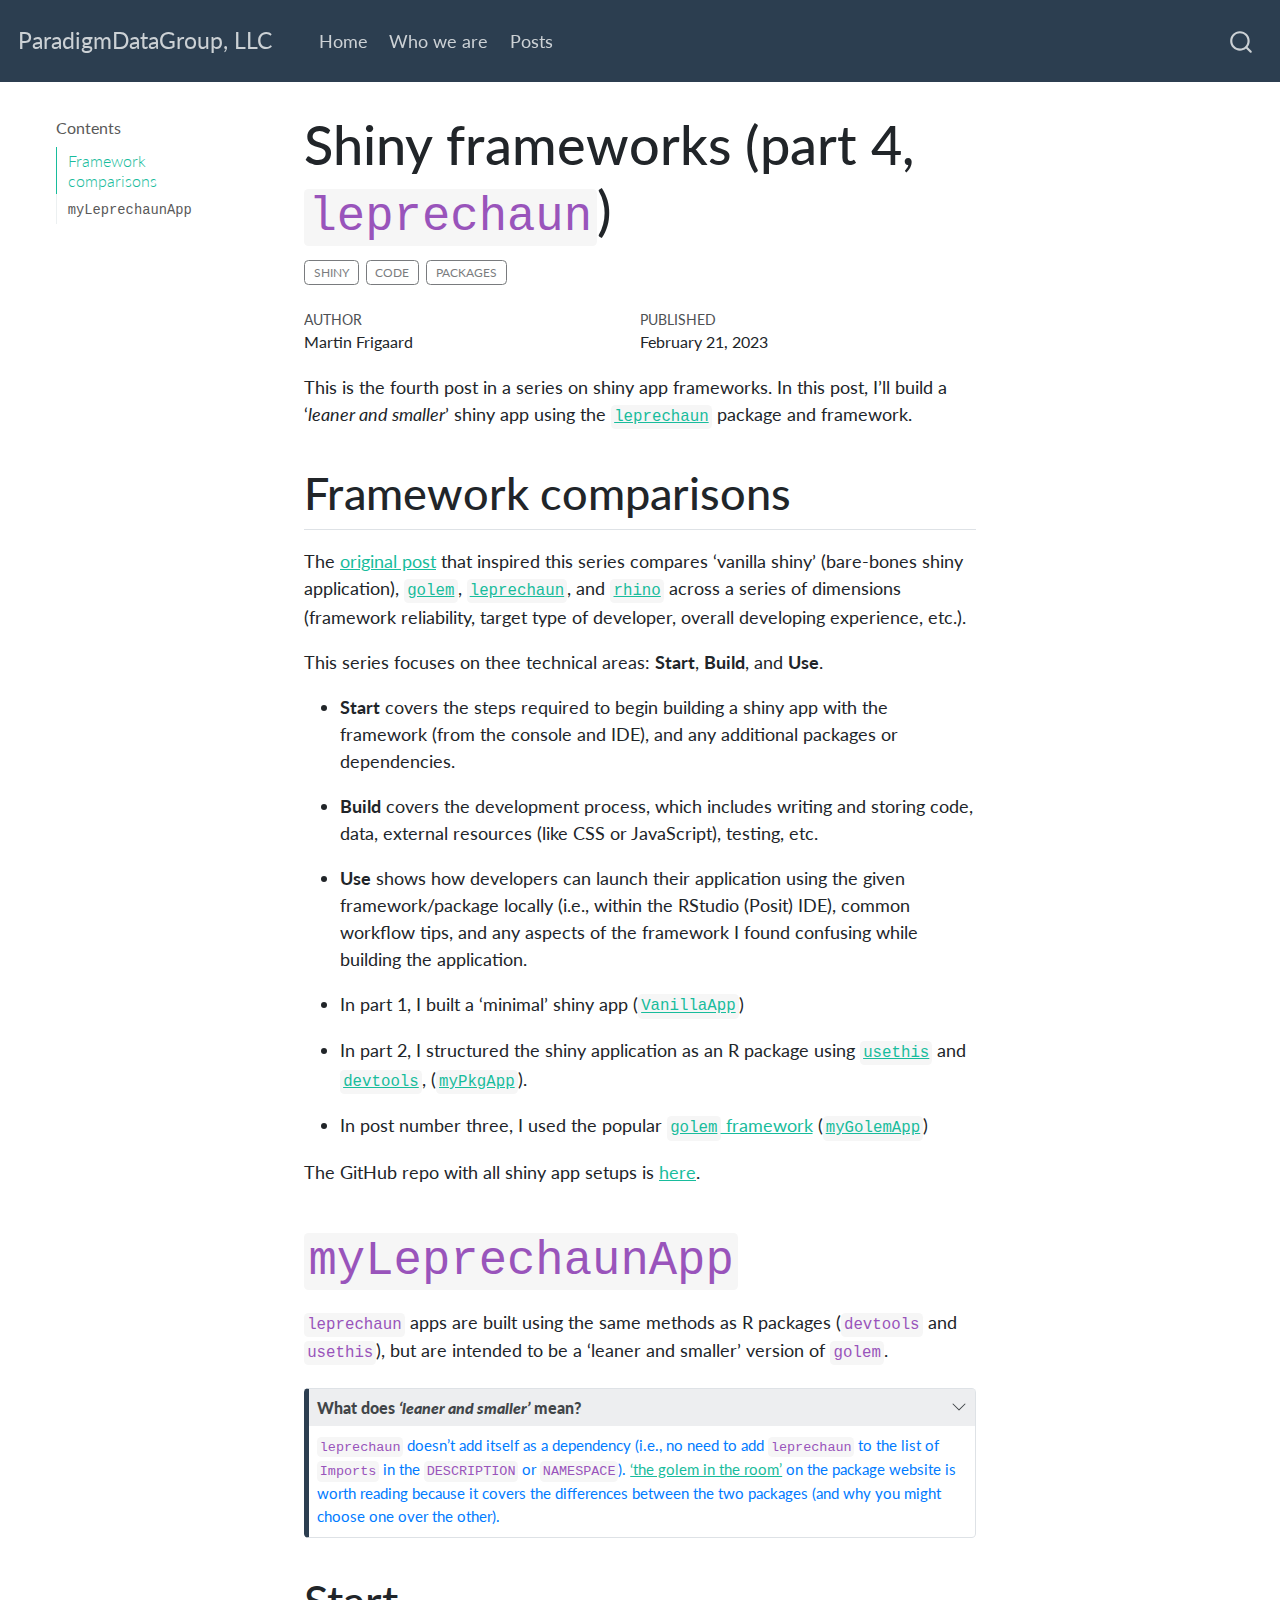
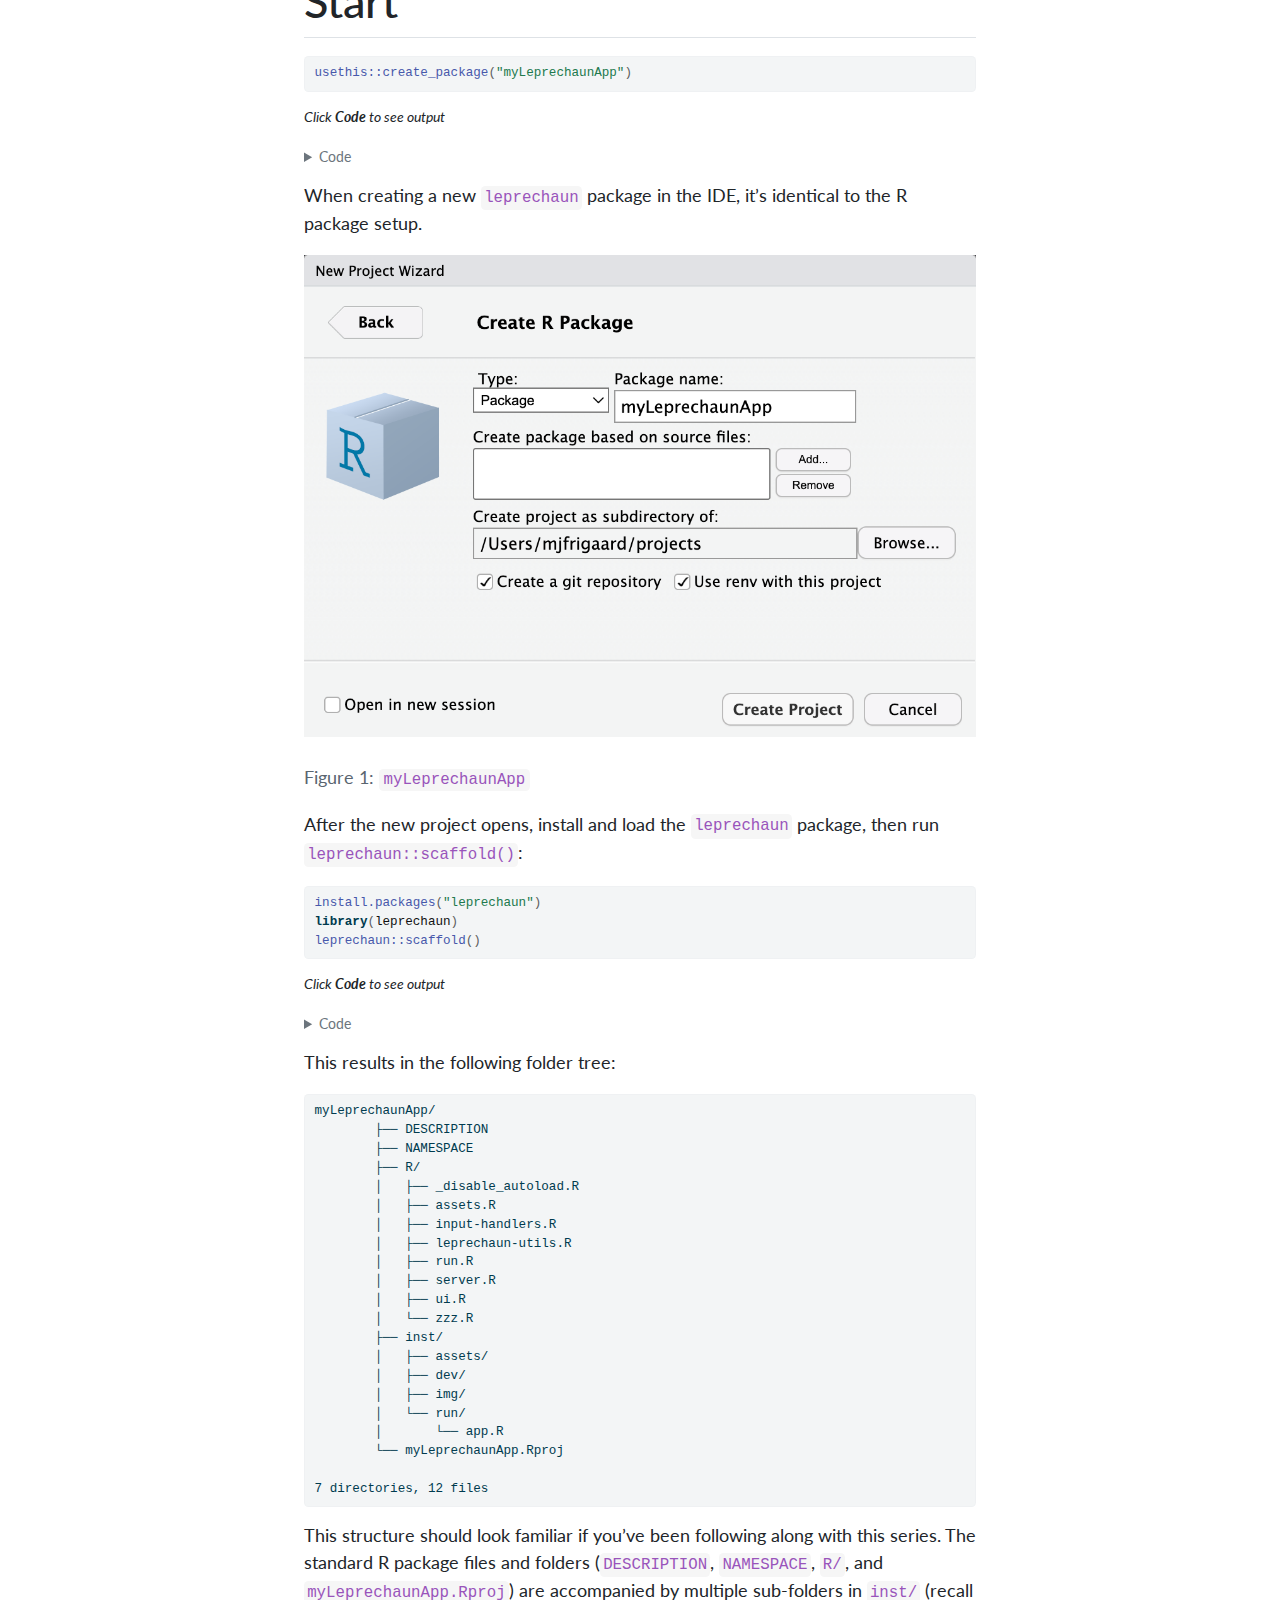
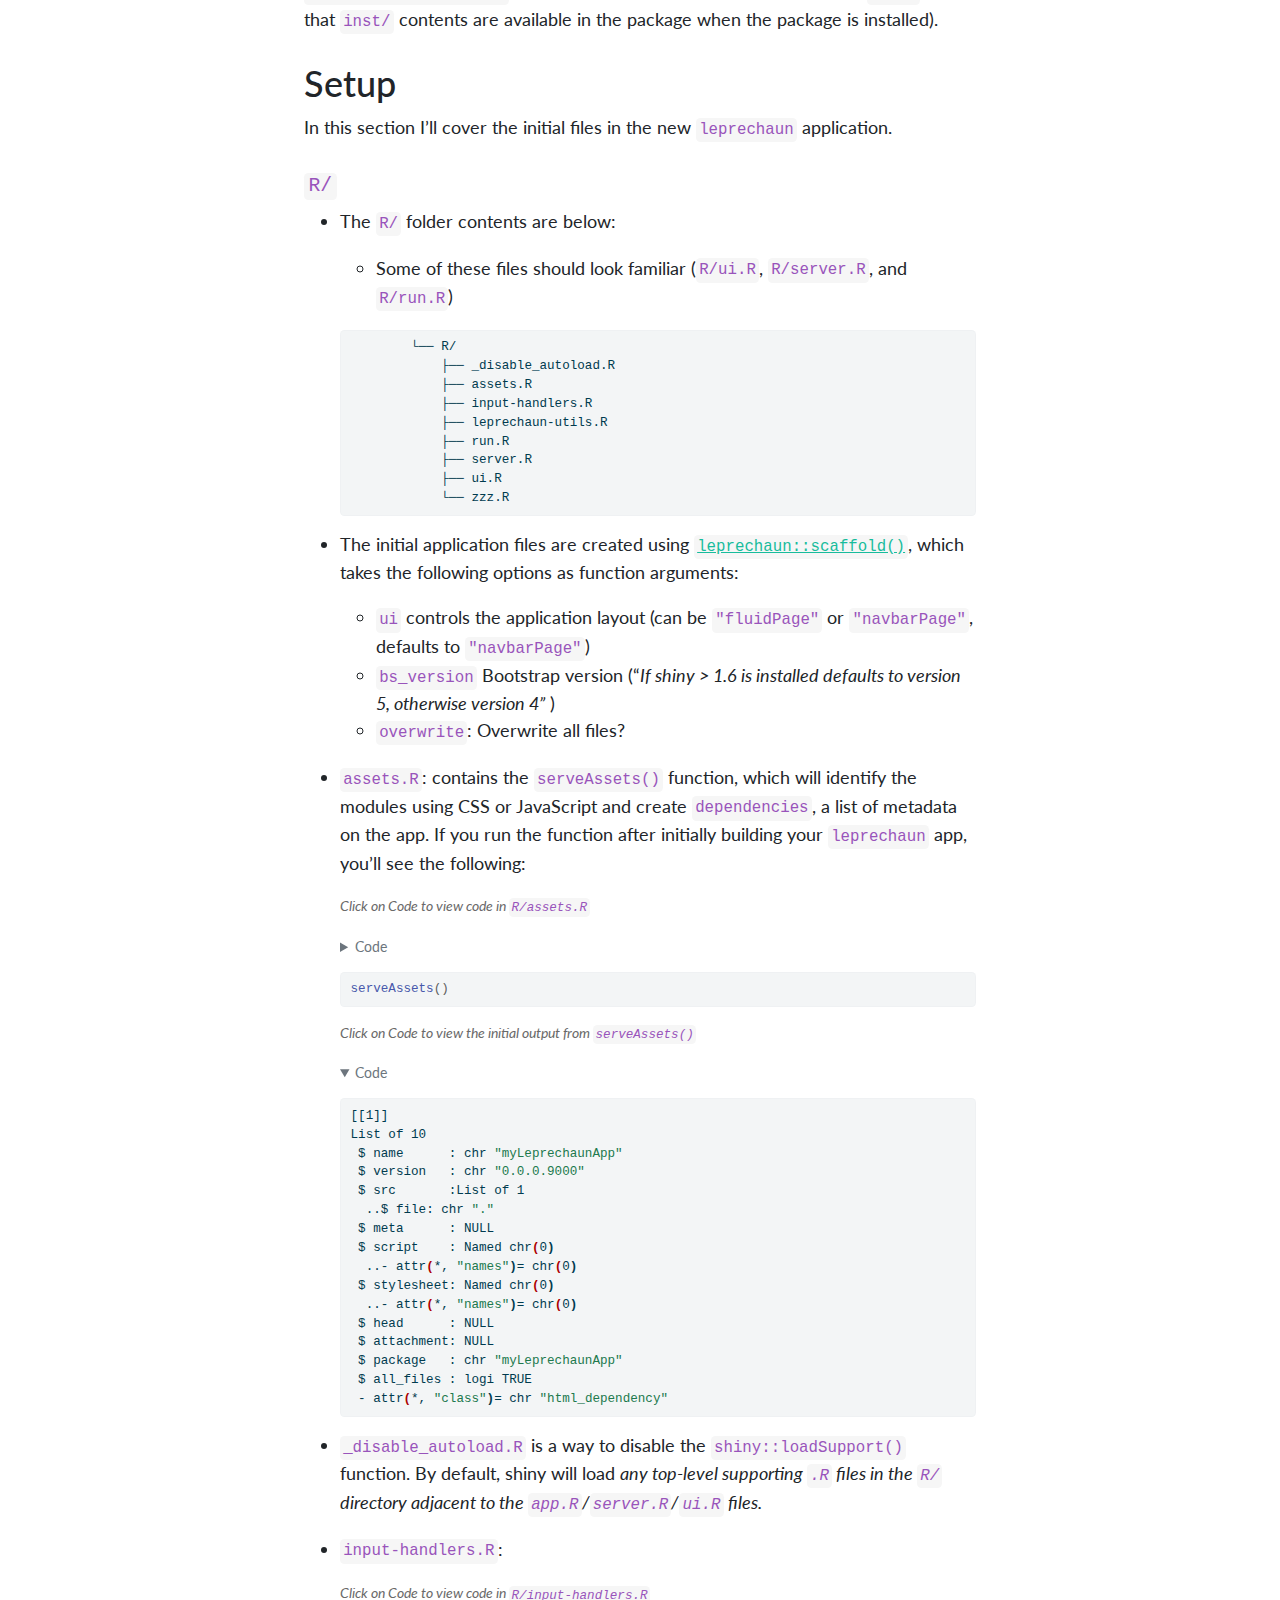
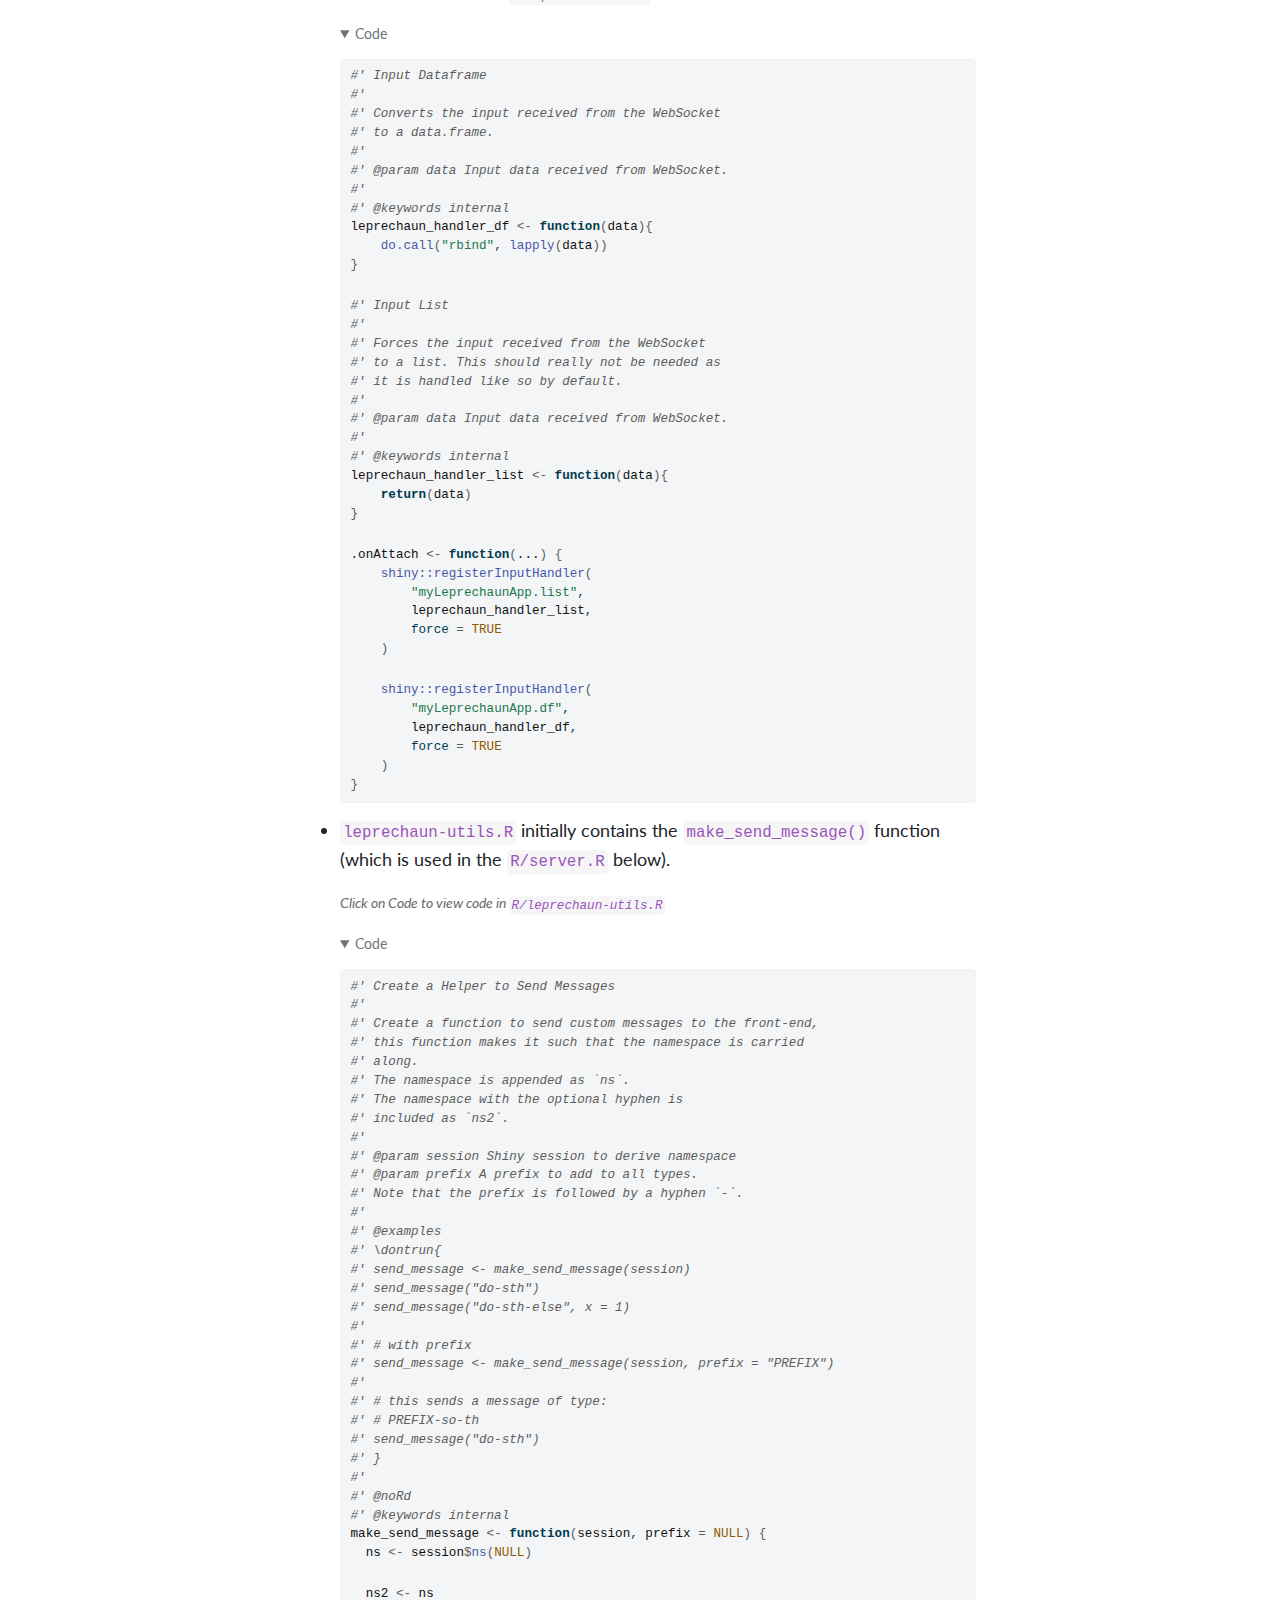
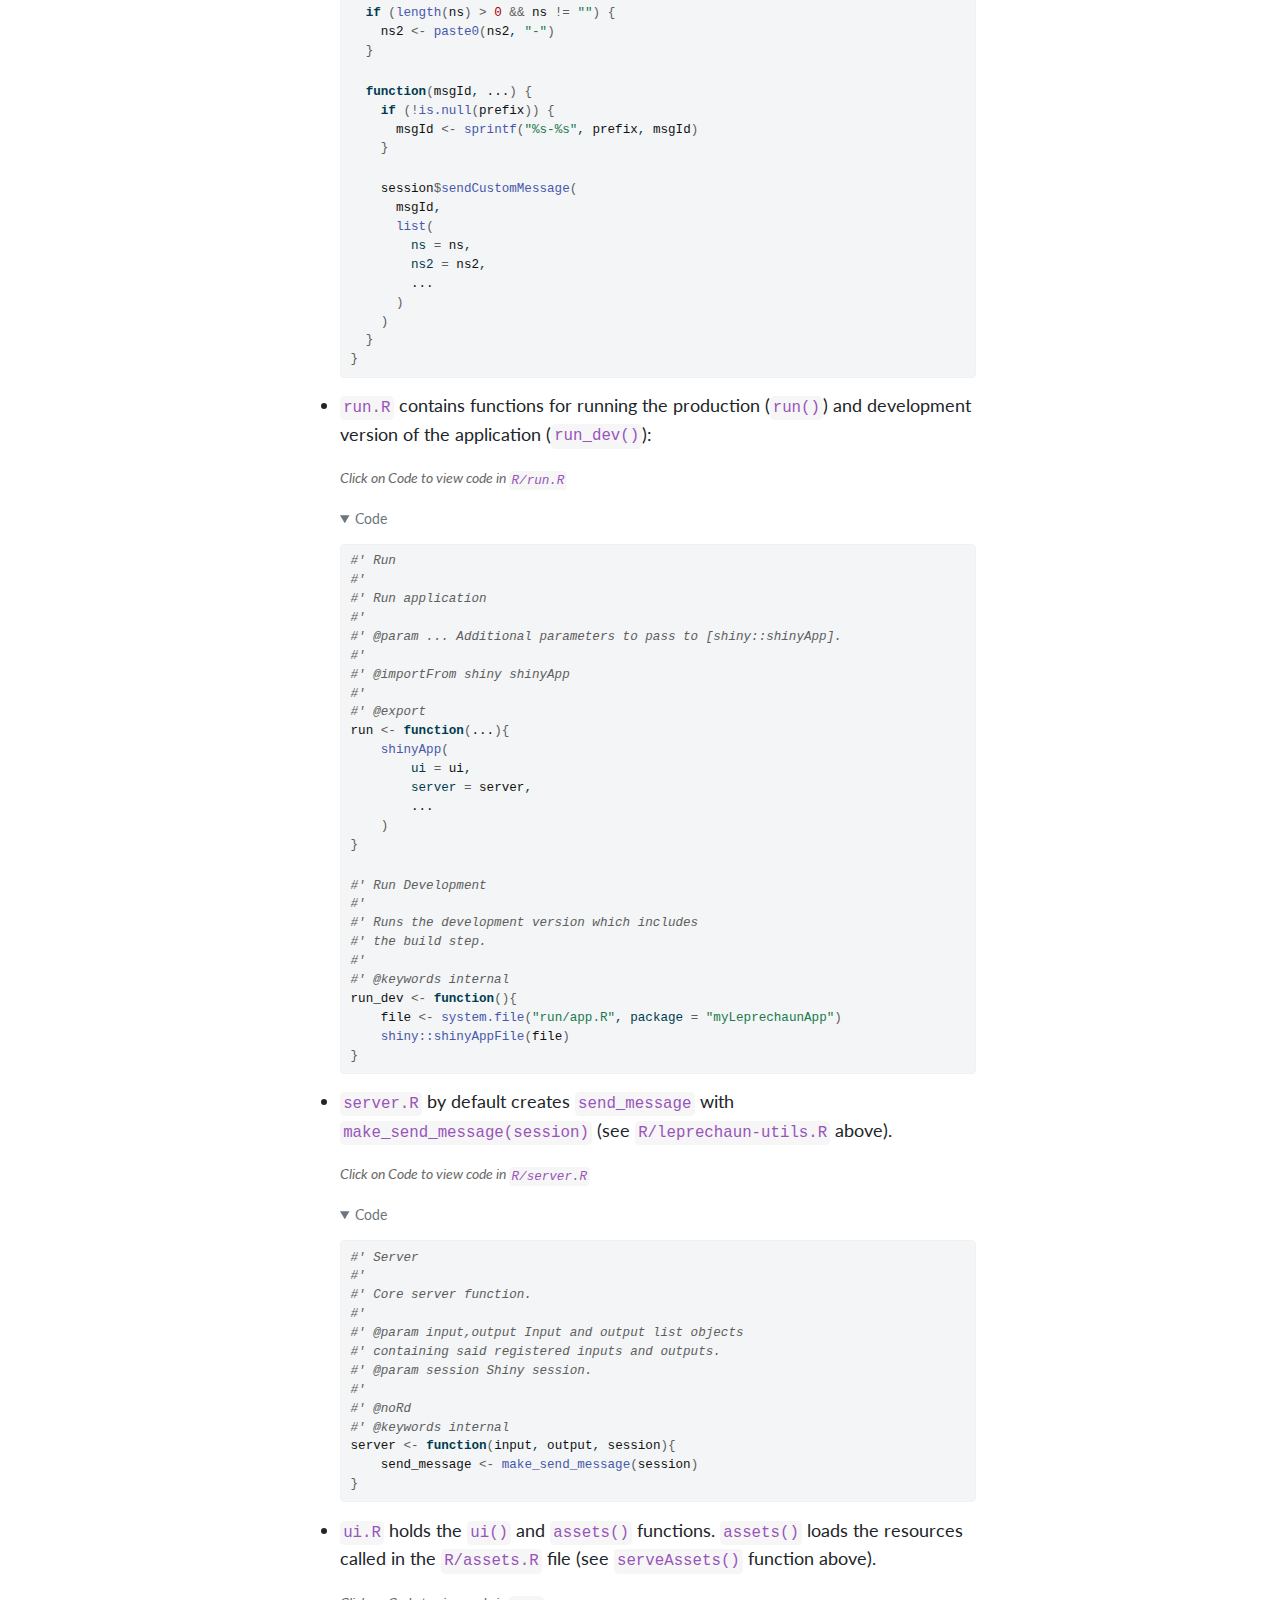
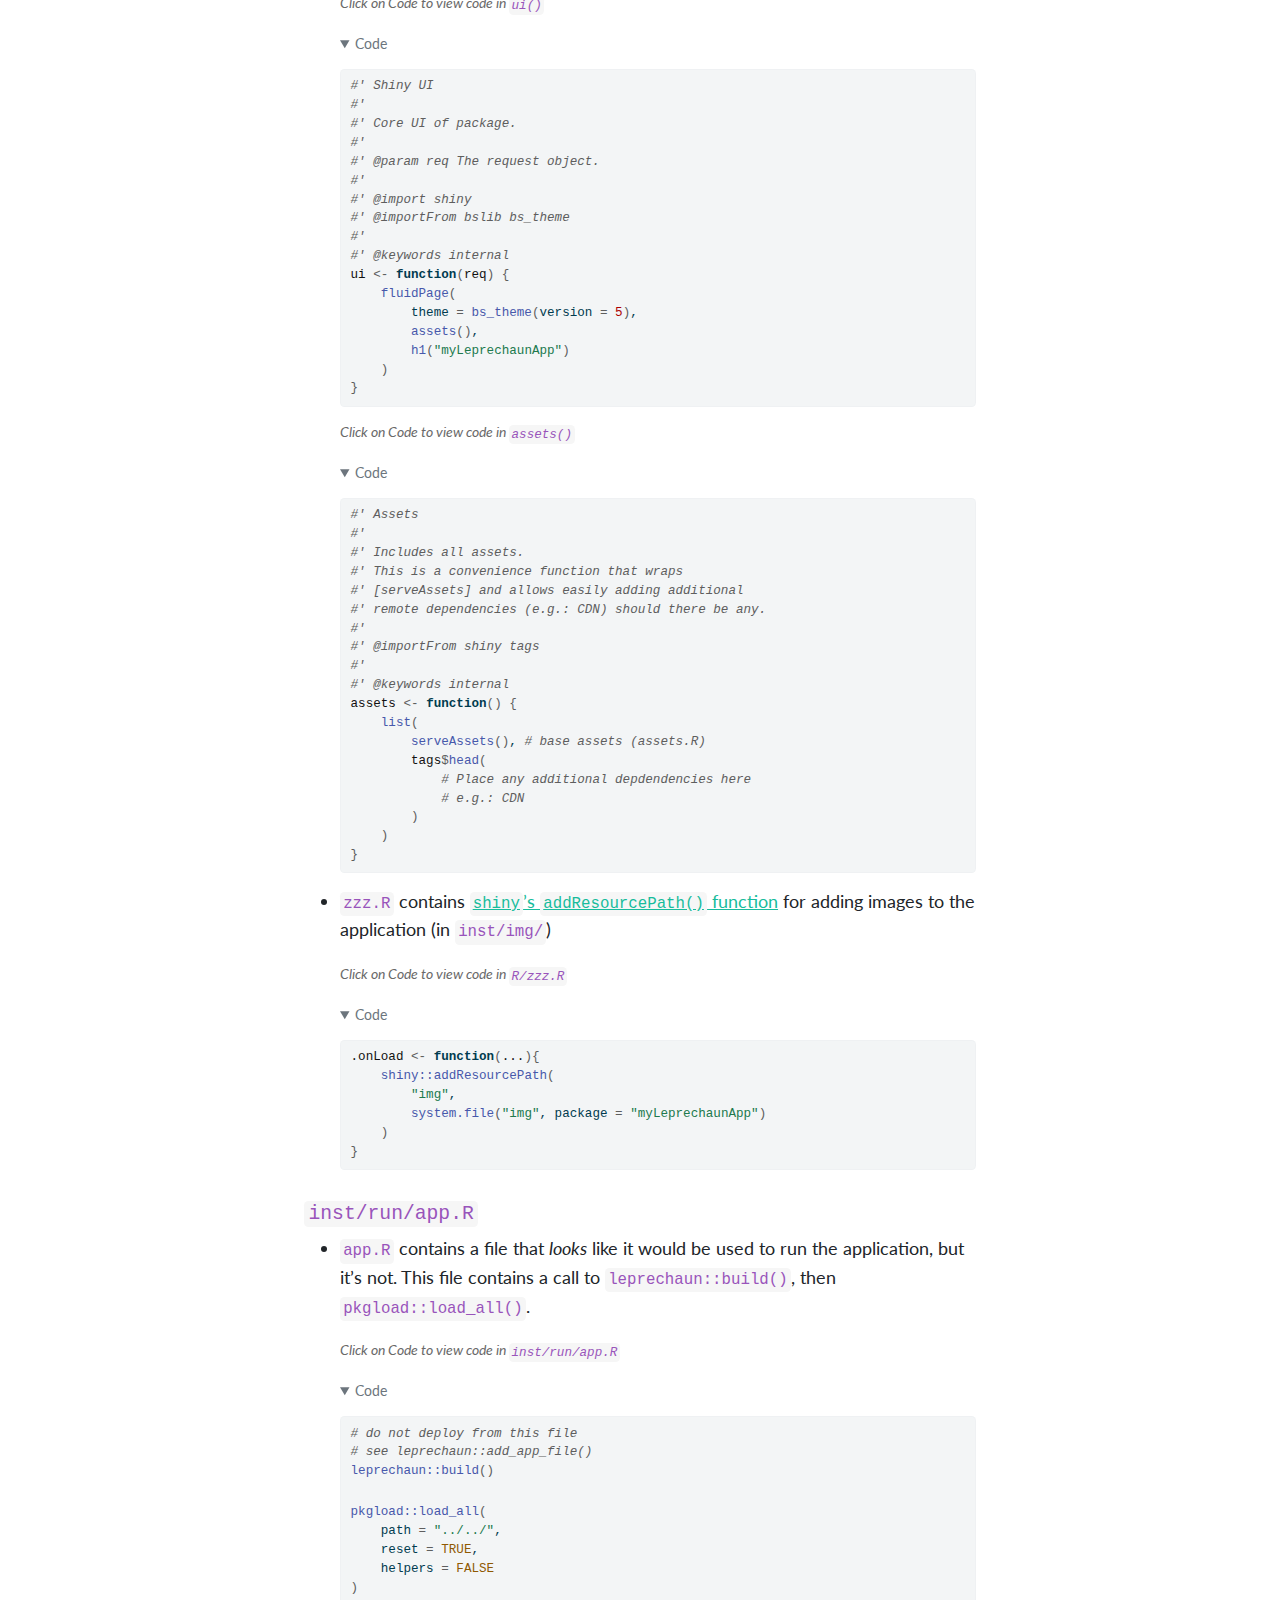
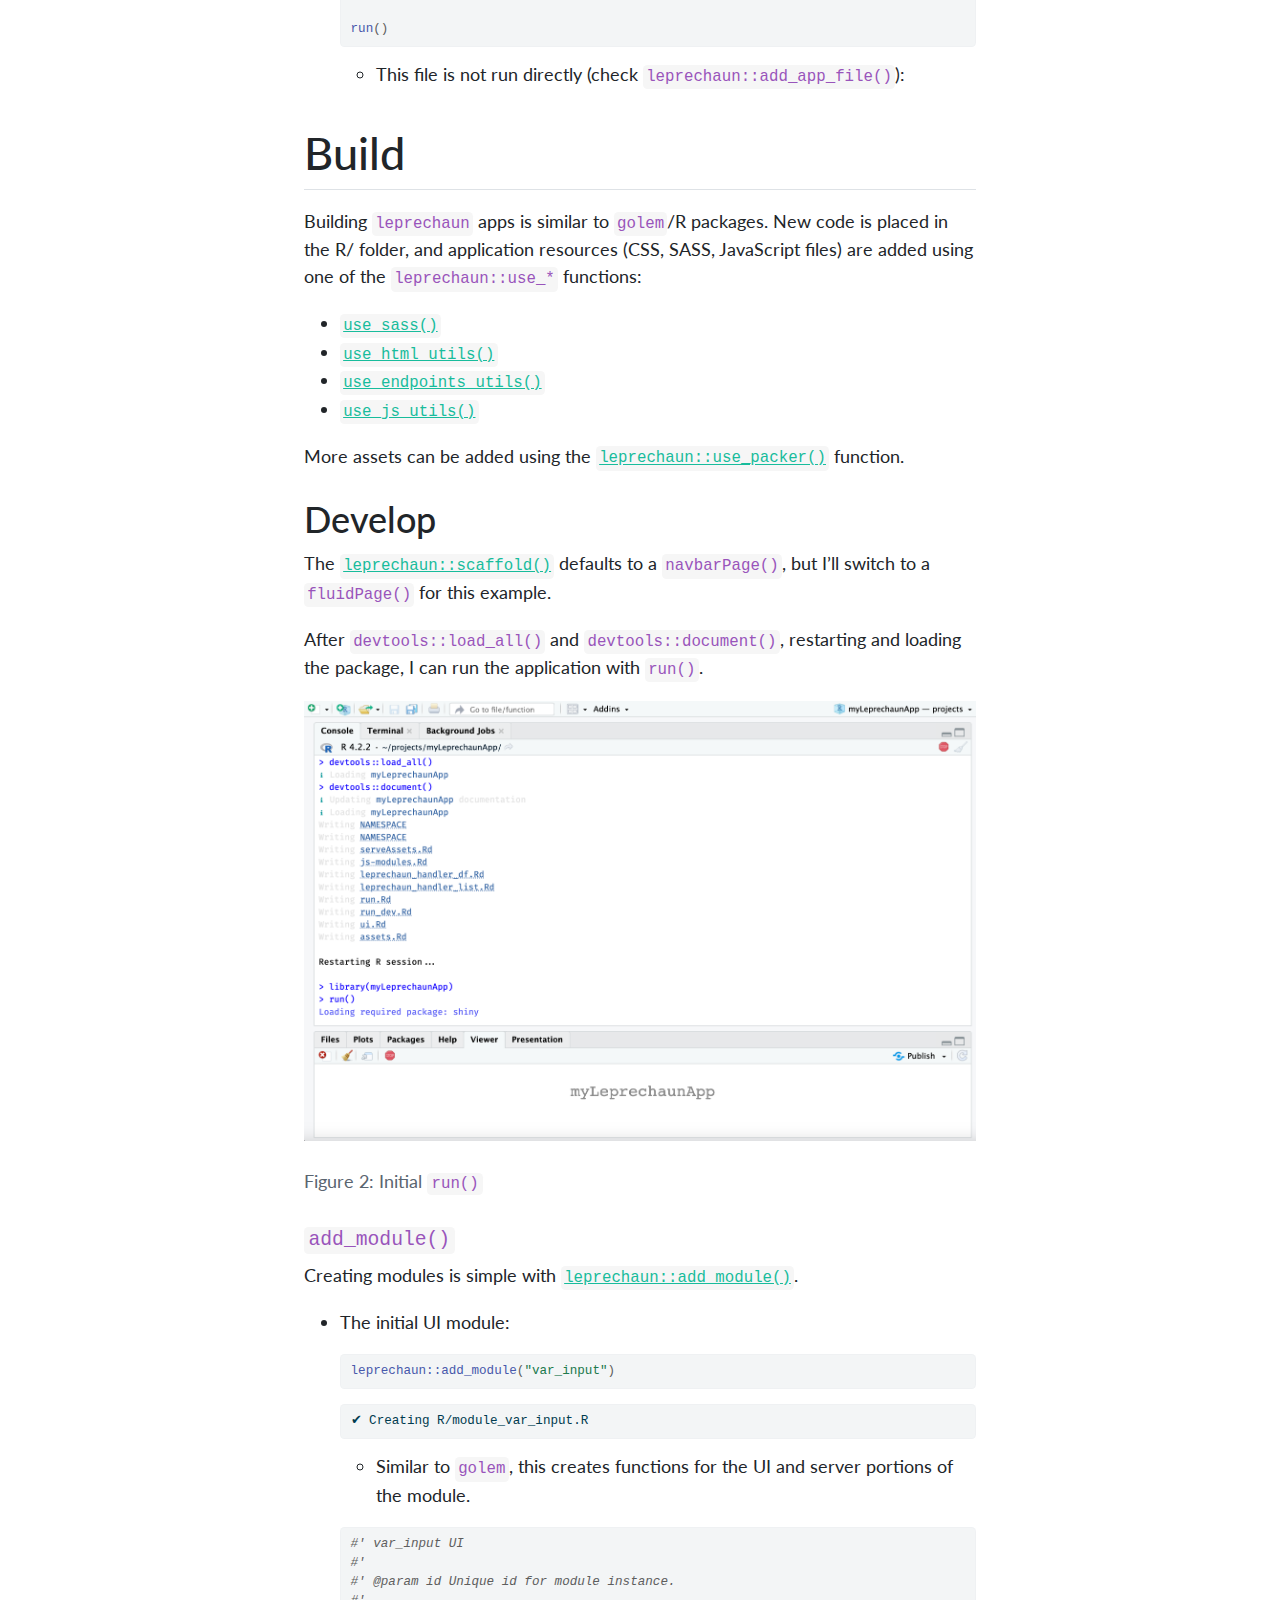
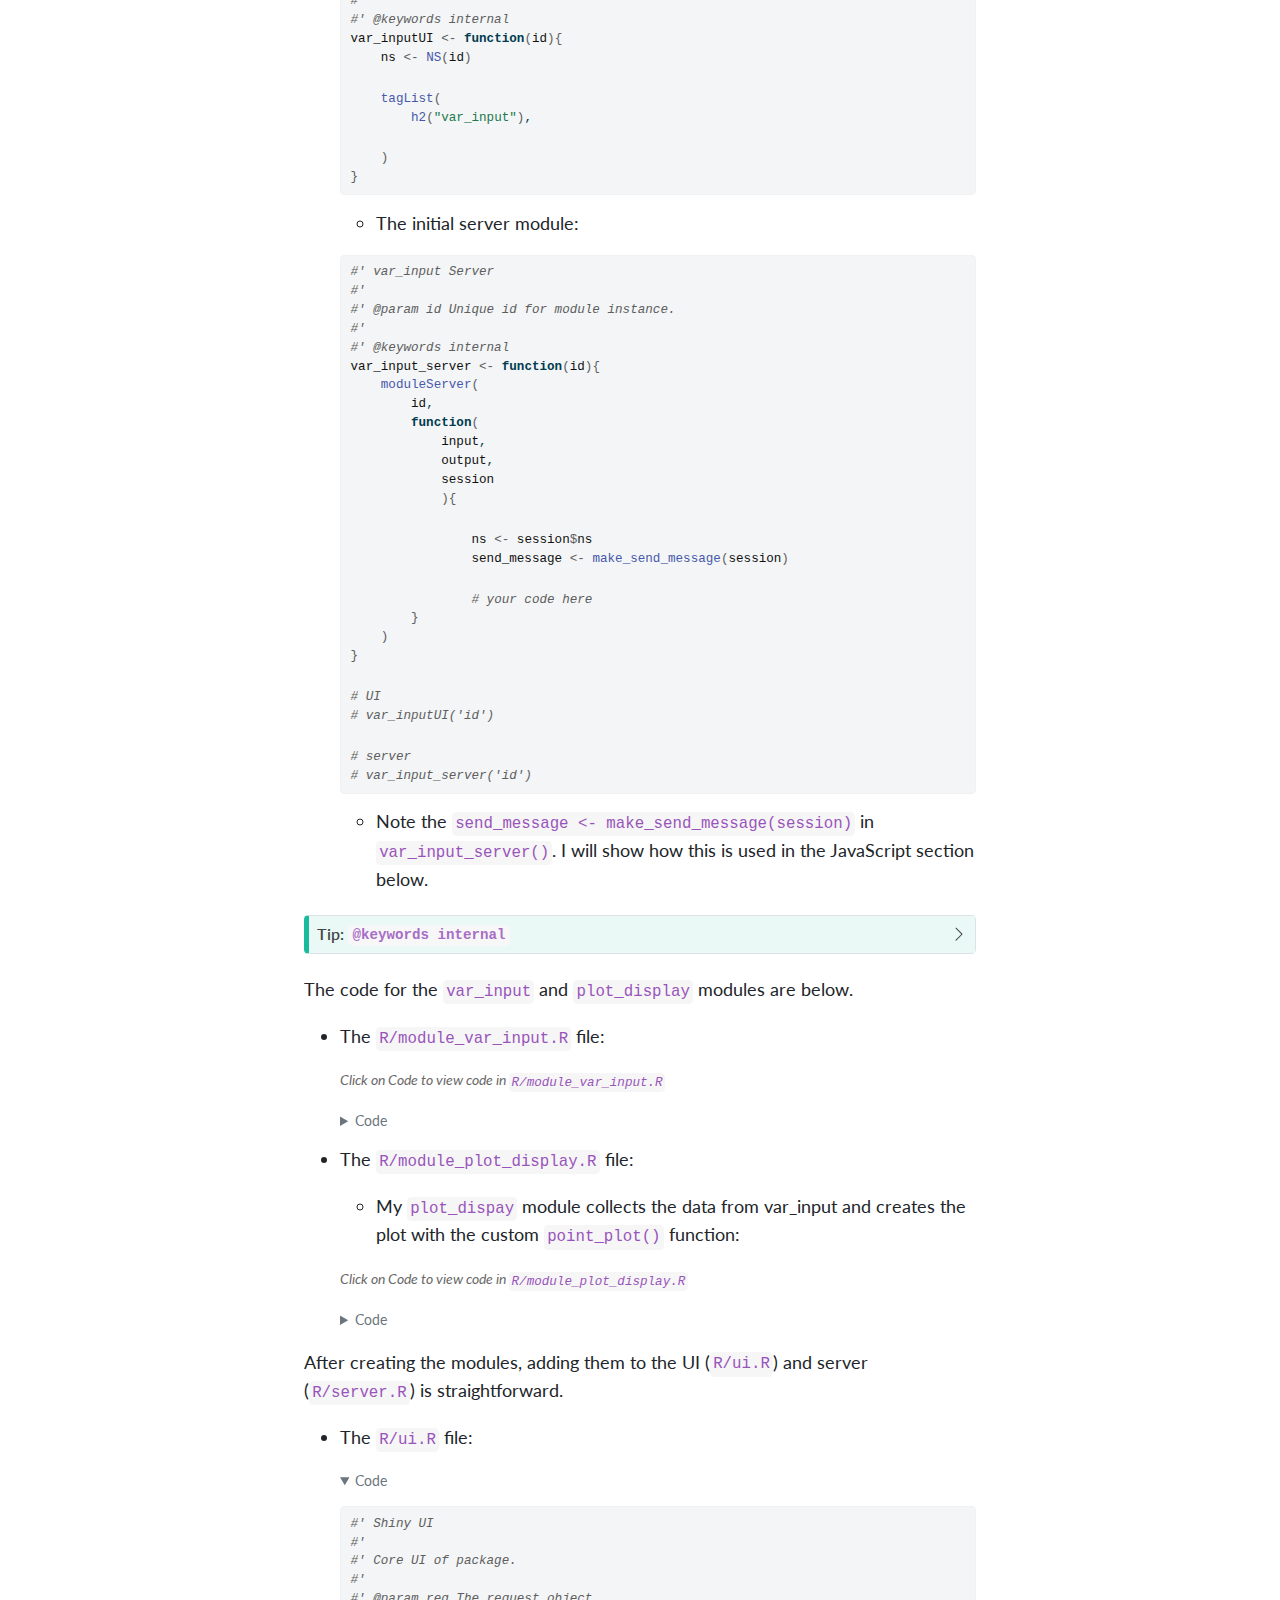
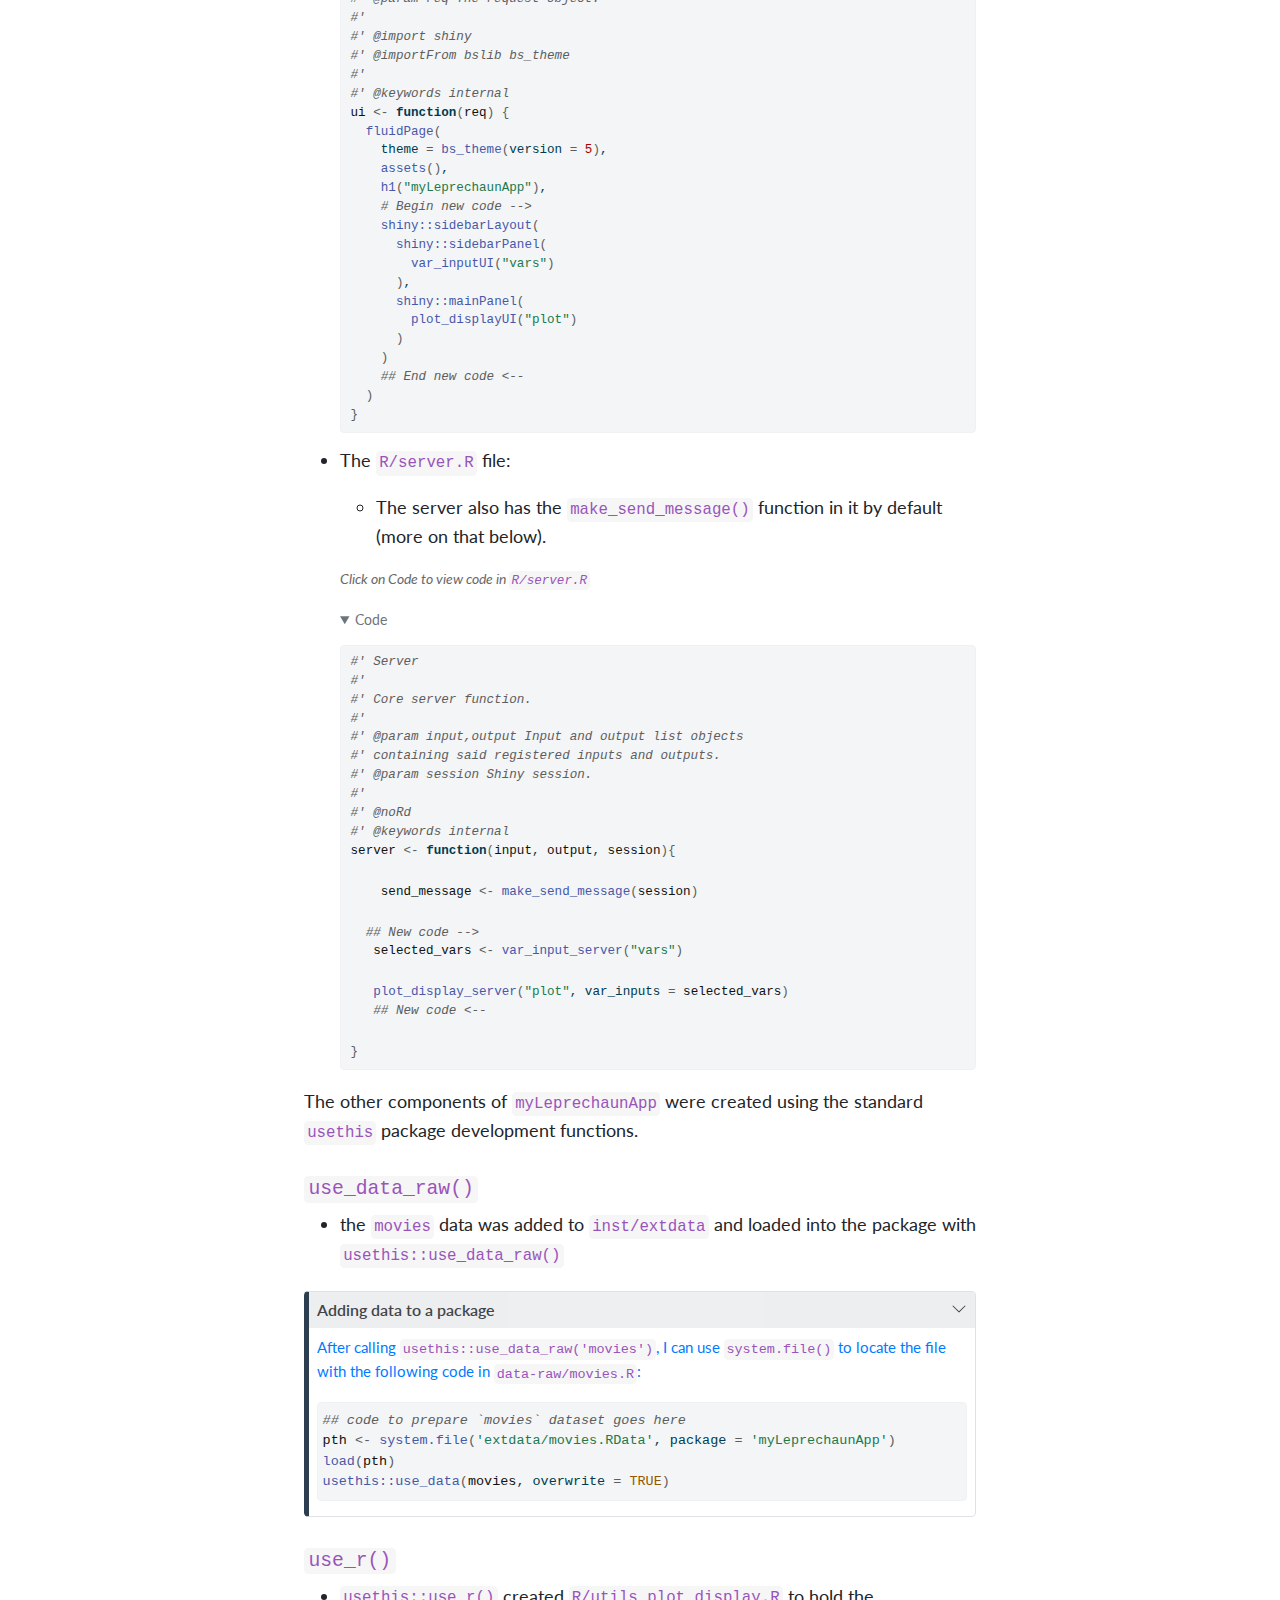
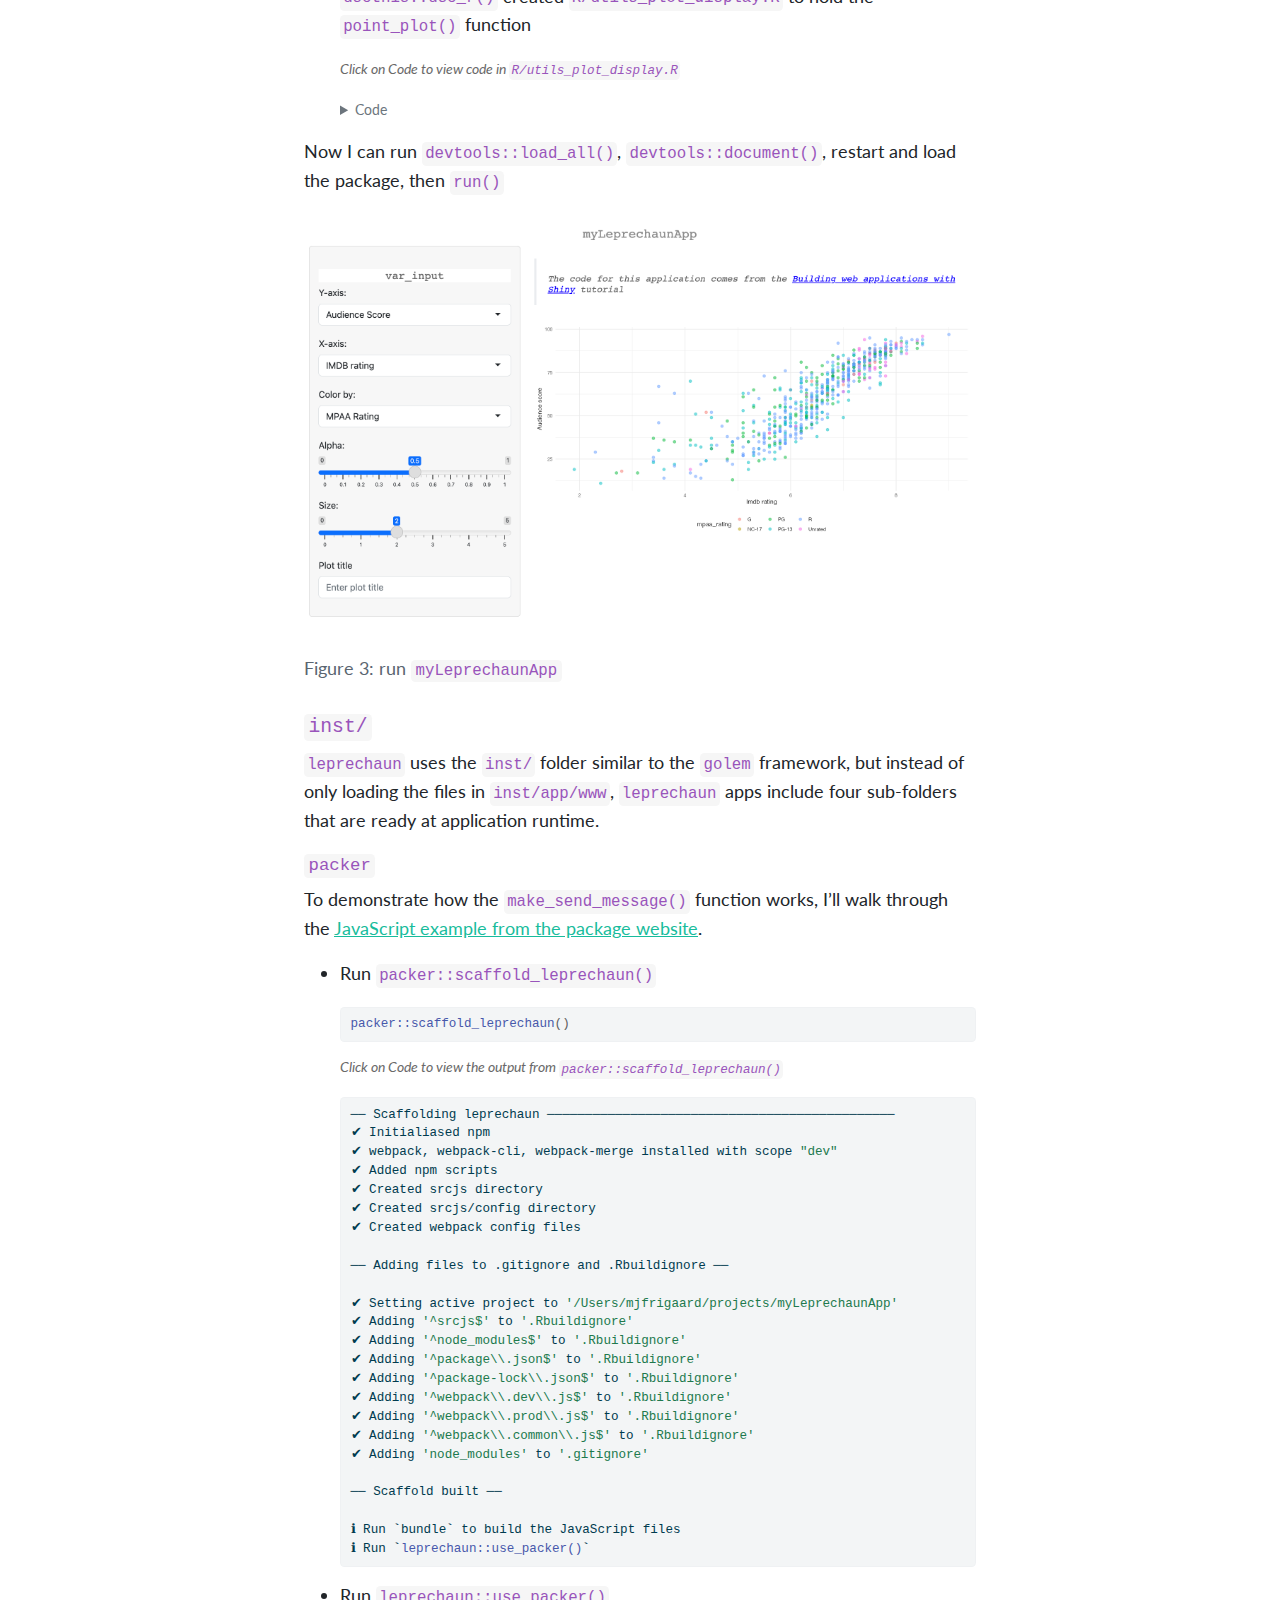
<file: pages/posts/my-leprechaun-app/my-leprechaun-app.html>
<!DOCTYPE html>
<html xmlns="http://www.w3.org/1999/xhtml" lang="en" xml:lang="en"><head>
<meta http-equiv="Content-Type" content="text/html; charset=UTF-8">
<meta charset="utf-8">
<meta name="generator" content="quarto-1.1.251">
<meta name="viewport" content="width=device-width, initial-scale=1.0, user-scalable=yes">
<meta name="author" content="Martin Frigaard">
<meta name="dcterms.date" content="2023-02-21">
<title>ParadigmDataGroup, LLC - Shiny frameworks (part 4, leprechaun)</title>
<style>
code{white-space: pre-wrap;}
span.smallcaps{font-variant: small-caps;}
div.columns{display: flex; gap: min(4vw, 1.5em);}
div.column{flex: auto; overflow-x: auto;}
div.hanging-indent{margin-left: 1.5em; text-indent: -1.5em;}
ul.task-list{list-style: none;}
ul.task-list li input[type="checkbox"] {
  width: 0.8em;
  margin: 0 0.8em 0.2em -1.6em;
  vertical-align: middle;
}
pre > code.sourceCode { white-space: pre; position: relative; }
pre > code.sourceCode > span { display: inline-block; line-height: 1.25; }
pre > code.sourceCode > span:empty { height: 1.2em; }
.sourceCode { overflow: visible; }
code.sourceCode > span { color: inherit; text-decoration: inherit; }
div.sourceCode { margin: 1em 0; }
pre.sourceCode { margin: 0; }
@media screen {
div.sourceCode { overflow: auto; }
}
@media print {
pre > code.sourceCode { white-space: pre-wrap; }
pre > code.sourceCode > span { text-indent: -5em; padding-left: 5em; }
}
pre.numberSource code
  { counter-reset: source-line 0; }
pre.numberSource code > span
  { position: relative; left: -4em; counter-increment: source-line; }
pre.numberSource code > span > a:first-child::before
  { content: counter(source-line);
    position: relative; left: -1em; text-align: right; vertical-align: baseline;
    border: none; display: inline-block;
    -webkit-touch-callout: none; -webkit-user-select: none;
    -khtml-user-select: none; -moz-user-select: none;
    -ms-user-select: none; user-select: none;
    padding: 0 4px; width: 4em;
    color: #aaaaaa;
  }
pre.numberSource { margin-left: 3em; border-left: 1px solid #aaaaaa;  padding-left: 4px; }
div.sourceCode
  {   }
@media screen {
pre > code.sourceCode > span > a:first-child::before { text-decoration: underline; }
}
code span.al { color: #ff0000; font-weight: bold; } /* Alert */
code span.an { color: #60a0b0; font-weight: bold; font-style: italic; } /* Annotation */
code span.at { color: #7d9029; } /* Attribute */
code span.bn { color: #40a070; } /* BaseN */
code span.bu { color: #008000; } /* BuiltIn */
code span.cf { color: #007020; font-weight: bold; } /* ControlFlow */
code span.ch { color: #4070a0; } /* Char */
code span.cn { color: #880000; } /* Constant */
code span.co { color: #60a0b0; font-style: italic; } /* Comment */
code span.cv { color: #60a0b0; font-weight: bold; font-style: italic; } /* CommentVar */
code span.do { color: #ba2121; font-style: italic; } /* Documentation */
code span.dt { color: #902000; } /* DataType */
code span.dv { color: #40a070; } /* DecVal */
code span.er { color: #ff0000; font-weight: bold; } /* Error */
code span.ex { } /* Extension */
code span.fl { color: #40a070; } /* Float */
code span.fu { color: #06287e; } /* Function */
code span.im { color: #008000; font-weight: bold; } /* Import */
code span.in { color: #60a0b0; font-weight: bold; font-style: italic; } /* Information */
code span.kw { color: #007020; font-weight: bold; } /* Keyword */
code span.op { color: #666666; } /* Operator */
code span.ot { color: #007020; } /* Other */
code span.pp { color: #bc7a00; } /* Preprocessor */
code span.sc { color: #4070a0; } /* SpecialChar */
code span.ss { color: #bb6688; } /* SpecialString */
code span.st { color: #4070a0; } /* String */
code span.va { color: #19177c; } /* Variable */
code span.vs { color: #4070a0; } /* VerbatimString */
code span.wa { color: #60a0b0; font-weight: bold; font-style: italic; } /* Warning */
</style>

<script src="../../../site_libs/quarto-nav/quarto-nav.js"></script>
<script src="../../../site_libs/quarto-nav/headroom.min.js"></script>
<script src="../../../site_libs/clipboard/clipboard.min.js"></script>
<script src="../../../site_libs/quarto-search/autocomplete.umd.js"></script>
<script src="../../../site_libs/quarto-search/fuse.min.js"></script>
<script src="../../../site_libs/quarto-search/quarto-search.js"></script>
<meta name="quarto:offset" content="../../../">
<script src="../../../site_libs/quarto-html/quarto.js"></script>
<script src="../../../site_libs/quarto-html/popper.min.js"></script>
<script src="../../../site_libs/quarto-html/tippy.umd.min.js"></script>
<script src="../../../site_libs/quarto-html/anchor.min.js"></script>
<link href="../../../site_libs/quarto-html/tippy.css" rel="stylesheet">
<link href="../../../site_libs/quarto-html/quarto-syntax-highlighting.css" rel="stylesheet" id="quarto-text-highlighting-styles">
<script src="../../../site_libs/bootstrap/bootstrap.min.js"></script>
<link href="../../../site_libs/bootstrap/bootstrap-icons.css" rel="stylesheet">
<link href="../../../site_libs/bootstrap/bootstrap.min.css" rel="stylesheet" id="quarto-bootstrap" data-mode="light"><script id="quarto-search-options" type="application/json">{
  "location": "navbar",
  "copy-button": false,
  "collapse-after": 3,
  "panel-placement": "end",
  "type": "overlay",
  "limit": 20,
  "language": {
    "search-no-results-text": "No results",
    "search-matching-documents-text": "matching documents",
    "search-copy-link-title": "Copy link to search",
    "search-hide-matches-text": "Hide additional matches",
    "search-more-match-text": "more match in this document",
    "search-more-matches-text": "more matches in this document",
    "search-clear-button-title": "Clear",
    "search-detached-cancel-button-title": "Cancel",
    "search-submit-button-title": "Submit"
  }
}</script><link rel="stylesheet" href="../../../styles.css">
</head>
<body class="floating nav-fixed">

<div id="quarto-search-results"></div>
  <header id="quarto-header" class="headroom fixed-top"><nav class="navbar navbar-expand-lg navbar-dark "><div class="navbar-container container-fluid">
      <div class="navbar-brand-container">
    <a class="navbar-brand" href="../../../index.html">
    <span class="navbar-title">ParadigmDataGroup, LLC</span>
    </a>
  </div>
          <button class="navbar-toggler" type="button" data-bs-toggle="collapse" data-bs-target="#navbarCollapse" aria-controls="navbarCollapse" aria-expanded="false" aria-label="Toggle navigation" onclick="if (window.quartoToggleHeadroom) { window.quartoToggleHeadroom(); }">
  <span class="navbar-toggler-icon"></span>
</button>
          <div class="collapse navbar-collapse" id="navbarCollapse">
            <ul class="navbar-nav navbar-nav-scroll me-auto">
<li class="nav-item">
    <a class="nav-link" href="../../../index.html">Home</a>
  </li>  
  <li class="nav-item">
    <a class="nav-link" href="../../../about.html">Who we are</a>
  </li>  
  <li class="nav-item">
    <a class="nav-link" href="../../../listings.html">Posts</a>
  </li>  
</ul>
<div id="quarto-search" class="" title="Search"></div>
          </div> <!-- /navcollapse -->
      </div> <!-- /container-fluid -->
    </nav></header><!-- content --><div id="quarto-content" class="quarto-container page-columns page-rows-contents page-layout-article page-navbar">
<!-- sidebar -->
  <nav id="quarto-sidebar" class="sidebar collapse sidebar-navigation floating overflow-auto"><nav id="TOC" role="doc-toc" class="toc-active"><h2 id="toc-title">Contents</h2>
   
  <ul>
<li><a href="#framework-comparisons" id="toc-framework-comparisons" class="nav-link active" data-scroll-target="#framework-comparisons">Framework comparisons</a></li>
  <li>
<a href="#myleprechaunapp" id="toc-myleprechaunapp" class="nav-link" data-scroll-target="#myleprechaunapp"><code>myLeprechaunApp</code></a>
  <ul>
<li>
<a href="#start" id="toc-start" class="nav-link" data-scroll-target="#start">Start</a>
  <ul>
<li>
<a href="#setup" id="toc-setup" class="nav-link" data-scroll-target="#setup">Setup</a>
  <ul class="collapse">
<li><a href="#r" id="toc-r" class="nav-link" data-scroll-target="#r"><code>R/</code></a></li>
  <li><a href="#instrunapp.r" id="toc-instrunapp.r" class="nav-link" data-scroll-target="#instrunapp.r"><code>inst/run/app.R</code></a></li>
  </ul>
</li>
  </ul>
</li>
  <li>
<a href="#build" id="toc-build" class="nav-link" data-scroll-target="#build">Build</a>
  <ul>
<li>
<a href="#develop" id="toc-develop" class="nav-link" data-scroll-target="#develop">Develop</a>
  <ul class="collapse">
<li><a href="#add_module" id="toc-add_module" class="nav-link" data-scroll-target="#add_module"><code>add_module()</code></a></li>
  <li><a href="#use_data_raw" id="toc-use_data_raw" class="nav-link" data-scroll-target="#use_data_raw"><code>use_data_raw()</code></a></li>
  <li><a href="#use_r" id="toc-use_r" class="nav-link" data-scroll-target="#use_r"><code>use_r()</code></a></li>
  <li>
<a href="#inst" id="toc-inst" class="nav-link" data-scroll-target="#inst"><code>inst/</code></a>
  <ul class="collapse">
<li><a href="#packer" id="toc-packer" class="nav-link" data-scroll-target="#packer"><code>packer</code></a></li>
  <li><a href="#img" id="toc-img" class="nav-link" data-scroll-target="#img"><code>img/</code></a></li>
  <li><a href="#sass" id="toc-sass" class="nav-link" data-scroll-target="#sass"><code>Sass</code></a></li>
  <li><a href="#dev" id="toc-dev" class="nav-link" data-scroll-target="#dev"><code>dev/</code></a></li>
  <li><a href="#assets" id="toc-assets" class="nav-link" data-scroll-target="#assets"><code>assets/</code></a></li>
  <li><a href="#check-serveassets" id="toc-check-serveassets" class="nav-link" data-scroll-target="#check-serveassets">check <code>serveAssets()</code></a></li>
  </ul>
</li>
  </ul>
</li>
  </ul>
</li>
  <li><a href="#use" id="toc-use" class="nav-link" data-scroll-target="#use">Use</a></li>
  <li><a href="#recap" id="toc-recap" class="nav-link" data-scroll-target="#recap">Recap</a></li>
  </ul>
</li>
  </ul></nav>
</nav><!-- margin-sidebar --><div id="quarto-margin-sidebar" class="sidebar margin-sidebar">
    </div>
<!-- main -->
<main class="content" id="quarto-document-content"><header id="title-block-header" class="quarto-title-block default"><div class="quarto-title">
<h1 class="title">Shiny frameworks (part 4, <code>leprechaun</code>)</h1>
  <div class="quarto-categories">
    <div class="quarto-category">shiny</div>
    <div class="quarto-category">code</div>
    <div class="quarto-category">packages</div>
  </div>
  </div>



<div class="quarto-title-meta">

    <div>
    <div class="quarto-title-meta-heading">Author</div>
    <div class="quarto-title-meta-contents">
             <p>Martin Frigaard </p>
          </div>
  </div>
    
    <div>
    <div class="quarto-title-meta-heading">Published</div>
    <div class="quarto-title-meta-contents">
      <p class="date">February 21, 2023</p>
    </div>
  </div>
    
  </div>
  

</header><p>This is the fourth post in a series on shiny app frameworks. In this post, I’ll build a ‘<em>leaner and smaller</em>’ shiny app using the <a href="https://leprechaun.opifex.org/#/"><code>leprechaun</code></a> package and framework.</p>
<!--
https://mjfrigaard.github.io/posts/vanilla-shiny/

https://mjfrigaard.github.io/posts/my-pkg-app/

https://mjfrigaard.github.io/posts/my-golem-app/

https://mjfrigaard.github.io/posts/my-leprechaun-app/

https://mjfrigaard.github.io/posts/my-rhino-app/
-->
<section id="framework-comparisons" class="level2"><h2 class="anchored" data-anchor-id="framework-comparisons">Framework comparisons</h2>
<p>The <a href="https://blog.devgenius.io/which-r-shiny-framework-is-the-best-a-comparison-of-vanilla-shiny-golem-rhino-and-leprechaun-c02ad8e2aa8c">original post</a> that inspired this series compares ‘vanilla shiny’ (bare-bones shiny application), <a href="https://thinkr-open.github.io/golem/"><code>golem</code></a>, <a href="https://leprechaun.opifex.org/#/"><code>leprechaun</code></a>, and <a href="https://appsilon.github.io/rhino/"><code>rhino</code></a> across a series of dimensions (framework reliability, target type of developer, overall developing experience, etc.).</p>
<p>This series focuses on thee technical areas: <strong>Start</strong>, <strong>Build</strong>, and <strong>Use</strong>.</p>
<ul>
<li><p><strong>Start</strong> covers the steps required to begin building a shiny app with the framework (from the console and IDE), and any additional packages or dependencies.</p></li>
<li><p><strong>Build</strong> covers the development process, which includes writing and storing code, data, external resources (like CSS or JavaScript), testing, etc.</p></li>
<li><p><strong>Use</strong> shows how developers can launch their application using the given framework/package locally (i.e., within the RStudio (Posit) IDE), common workflow tips, and any aspects of the framework I found confusing while building the application.</p></li>
<li><p>In part 1, I built a ‘minimal’ shiny app (<a href="https://mjfrigaard.github.io/posts/vanilla-shiny/"><code>VanillaApp</code></a>)</p></li>
<li><p>In part 2, I structured the shiny application as an R package using <a href="https://usethis.r-lib.org/"><code>usethis</code></a> and <a href="https://devtools.r-lib.org/"><code>devtools</code></a>, (<a href="https://mjfrigaard.github.io/posts/my-pkg-app/"><code>myPkgApp</code></a>).</p></li>
<li><p>In post number three, I used the popular <a href="https://thinkr-open.github.io/golem/"><code>golem</code> framework</a> (<a href="https://mjfrigaard.github.io/posts/my-golem-app/"><code>myGolemApp</code></a>)</p></li>
</ul>
<p>The GitHub repo with all shiny app setups is <a href="https://github.com/mjfrigaard/shiny-app-setups">here</a>.</p>
</section><section id="myleprechaunapp" class="level1"><h1><code>myLeprechaunApp</code></h1>
<p><code>leprechaun</code> apps are built using the same methods as R packages (<code>devtools</code> and <code>usethis</code>), but are intended to be a ‘leaner and smaller’ version of <code>golem</code>.</p>
<div class="callout-note callout callout-style-default no-icon callout-captioned">
<div class="callout-header d-flex align-content-center" data-bs-toggle="collapse" data-bs-target=".callout-1-contents" aria-controls="callout-1" aria-expanded="true" aria-label="Toggle callout">
<div class="callout-icon-container">
<i class="callout-icon no-icon"></i>
</div>
<div class="callout-caption-container flex-fill">
<strong>What does <em>‘leaner and smaller’</em> mean?</strong>
</div>
<div class="callout-btn-toggle d-inline-block border-0 py-1 ps-1 pe-0 float-end"><i class="callout-toggle"></i></div>
</div>
<div id="callout-1" class="callout-1-contents callout-collapse collapse show">
<div class="callout-body-container callout-body">
<div style="font-size: 0.95em; color: #007bff;">
<p><code>leprechaun</code> doesn’t add itself as a dependency (i.e., no need to add <code>leprechaun</code> to the list of <code>Imports</code> in the <code>DESCRIPTION</code> or <code>NAMESPACE</code>). <a href="https://leprechaun.opifex.org/#/#the-golem-in-the-room">‘the golem in the room’</a> on the package website is worth reading because it covers the differences between the two packages (and why you might choose one over the other).</p>
</div>
</div>
</div>
</div>
<section id="start" class="level2"><h2 class="anchored" data-anchor-id="start">Start</h2>
<div style="font-size: 0.80em;">
<div class="cell">
<div class="sourceCode" id="cb1"><pre class="downlit sourceCode r code-with-copy"><code class="sourceCode R"><span><span class="fu">usethis</span><span class="fu">::</span><span class="fu"><a href="https://usethis.r-lib.org/reference/create_package.html">create_package</a></span><span class="op">(</span><span class="st">"myLeprechaunApp"</span><span class="op">)</span></span></code><button title="Copy to Clipboard" class="code-copy-button"><i class="bi"></i></button></pre></div>
</div>
</div>
<div style="font-size: 0.80em;">
<p><em>Click <strong>Code</strong> to see output</em></p>
</div>
<div style="font-size: 0.80em;">
<div class="cell">
<details><summary>Code</summary><div class="sourceCode cell-code" id="cb2"><pre class="sourceCode bash code-with-copy"><code class="sourceCode bash"><span id="cb2-1"><a href="#cb2-1" aria-hidden="true" tabindex="-1"></a><span class="ex">✔</span> Creating <span class="st">'../projects/myLeprechaunApp/'</span></span>
<span id="cb2-2"><a href="#cb2-2" aria-hidden="true" tabindex="-1"></a><span class="ex">✔</span> Setting active project to <span class="st">'/Users/mjfrigaard/projects/myLeprechaunApp'</span></span>
<span id="cb2-3"><a href="#cb2-3" aria-hidden="true" tabindex="-1"></a><span class="ex">✔</span> Creating <span class="st">'R/'</span></span>
<span id="cb2-4"><a href="#cb2-4" aria-hidden="true" tabindex="-1"></a><span class="ex">✔</span> Writing <span class="st">'DESCRIPTION'</span></span>
<span id="cb2-5"><a href="#cb2-5" aria-hidden="true" tabindex="-1"></a><span class="ex">Package:</span> myLeprechaunApp</span>
<span id="cb2-6"><a href="#cb2-6" aria-hidden="true" tabindex="-1"></a><span class="ex">Title:</span> What the Package Does <span class="er">(</span><span class="ex">One</span> Line, Title Case<span class="kw">)</span></span>
<span id="cb2-7"><a href="#cb2-7" aria-hidden="true" tabindex="-1"></a><span class="ex">Version:</span> 0.0.0.9000</span>
<span id="cb2-8"><a href="#cb2-8" aria-hidden="true" tabindex="-1"></a><span class="ex">Authors@R</span> <span class="er">(</span><span class="ex">parsed</span><span class="kw">)</span><span class="bu">:</span></span>
<span id="cb2-9"><a href="#cb2-9" aria-hidden="true" tabindex="-1"></a>    <span class="ex">*</span> First Last <span class="op">&lt;</span>first.last@example.com<span class="op">&gt;</span> [aut, cre] <span class="er">(</span><span class="ex">YOUR-ORCID-ID</span><span class="kw">)</span></span>
<span id="cb2-10"><a href="#cb2-10" aria-hidden="true" tabindex="-1"></a><span class="ex">Description:</span> What the package does <span class="er">(</span><span class="ex">one</span> paragraph<span class="kw">)</span><span class="bu">.</span></span>
<span id="cb2-11"><a href="#cb2-11" aria-hidden="true" tabindex="-1"></a><span class="ex">License:</span> <span class="kw">`</span><span class="fu">use_mit_license()</span><span class="kw">`</span>, <span class="kw">`</span><span class="fu">use_gpl3_license()</span><span class="kw">`</span> or friends to</span>
<span id="cb2-12"><a href="#cb2-12" aria-hidden="true" tabindex="-1"></a>    <span class="ex">pick</span> a license</span>
<span id="cb2-13"><a href="#cb2-13" aria-hidden="true" tabindex="-1"></a><span class="ex">Encoding:</span> UTF-8</span>
<span id="cb2-14"><a href="#cb2-14" aria-hidden="true" tabindex="-1"></a><span class="ex">Roxygen:</span> list<span class="er">(</span><span class="ex">markdown</span> = TRUE<span class="kw">)</span></span>
<span id="cb2-15"><a href="#cb2-15" aria-hidden="true" tabindex="-1"></a><span class="ex">RoxygenNote:</span> 7.2.3</span>
<span id="cb2-16"><a href="#cb2-16" aria-hidden="true" tabindex="-1"></a><span class="ex">✔</span> Writing <span class="st">'NAMESPACE'</span></span>
<span id="cb2-17"><a href="#cb2-17" aria-hidden="true" tabindex="-1"></a><span class="ex">✔</span> Writing <span class="st">'myLeprechaunApp.Rproj'</span></span>
<span id="cb2-18"><a href="#cb2-18" aria-hidden="true" tabindex="-1"></a><span class="ex">✔</span> Adding <span class="st">'^myLeprechaunApp\\.Rproj$'</span> to <span class="st">'.Rbuildignore'</span></span>
<span id="cb2-19"><a href="#cb2-19" aria-hidden="true" tabindex="-1"></a><span class="ex">✔</span> Adding <span class="st">'.Rproj.user'</span> to <span class="st">'.gitignore'</span></span>
<span id="cb2-20"><a href="#cb2-20" aria-hidden="true" tabindex="-1"></a><span class="ex">✔</span> Adding <span class="st">'^\\.Rproj\\.user$'</span> to <span class="st">'.Rbuildignore'</span></span>
<span id="cb2-21"><a href="#cb2-21" aria-hidden="true" tabindex="-1"></a><span class="ex">✔</span> Opening <span class="st">'/Users/mjfrigaard/projects/myLeprechaunApp/'</span> in new RStudio session</span>
<span id="cb2-22"><a href="#cb2-22" aria-hidden="true" tabindex="-1"></a><span class="ex">✔</span> Setting active project to <span class="st">'&lt;no active project&gt;'</span></span></code><button title="Copy to Clipboard" class="code-copy-button"><i class="bi"></i></button></pre></div>
</details>
</div>
</div>
<p>When creating a new <code>leprechaun</code> package in the IDE, it’s identical to the R package setup.</p>
<div id="fig-leprechaun-setup" class="quarto-figure quarto-figure-center anchored">
<figure class="figure"><div class="quarto-figure quarto-figure-center">
<figure class="figure"><p><img src="leprechaun-setup.png" style="width:100.0%;height:100.0%" class="figure-img"></p>
</figure>
</div>
<p></p><figcaption class="figure-caption">Figure&nbsp;1: <code>myLeprechaunApp</code></figcaption><p></p>
</figure>
</div>
<p>After the new project opens, install and load the <code>leprechaun</code> package, then run <code><a href="https://rdrr.io/pkg/leprechaun/man/scaffold.html">leprechaun::scaffold()</a></code>:</p>
<div style="font-size: 0.80em;">
<div class="cell">
<div class="sourceCode" id="cb3"><pre class="downlit sourceCode r code-with-copy"><code class="sourceCode R"><span><span class="fu"><a href="https://rdrr.io/r/utils/install.packages.html">install.packages</a></span><span class="op">(</span><span class="st">"leprechaun"</span><span class="op">)</span></span>
<span><span class="kw"><a href="https://rdrr.io/r/base/library.html">library</a></span><span class="op">(</span><span class="va">leprechaun</span><span class="op">)</span></span>
<span><span class="fu">leprechaun</span><span class="fu">::</span><span class="fu"><a href="https://rdrr.io/pkg/leprechaun/man/scaffold.html">scaffold</a></span><span class="op">(</span><span class="op">)</span></span></code><button title="Copy to Clipboard" class="code-copy-button"><i class="bi"></i></button></pre></div>
</div>
</div>
<div style="font-size: 0.80em;">
<p><em>Click <strong>Code</strong> to see output</em></p>
</div>
<div style="font-size: 0.80em;">
<div class="cell">
<details><summary>Code</summary><div class="sourceCode cell-code" id="cb4"><pre class="sourceCode bash code-with-copy"><code class="sourceCode bash"><span id="cb4-1"><a href="#cb4-1" aria-hidden="true" tabindex="-1"></a><span class="ex">──</span> Scaffolding leprechaun app ─────────────────────────────────────────</span>
<span id="cb4-2"><a href="#cb4-2" aria-hidden="true" tabindex="-1"></a></span>
<span id="cb4-3"><a href="#cb4-3" aria-hidden="true" tabindex="-1"></a><span class="ex">──</span> Creating lock file ──</span>
<span id="cb4-4"><a href="#cb4-4" aria-hidden="true" tabindex="-1"></a></span>
<span id="cb4-5"><a href="#cb4-5" aria-hidden="true" tabindex="-1"></a><span class="ex">✔</span> Creating .leprechaun</span>
<span id="cb4-6"><a href="#cb4-6" aria-hidden="true" tabindex="-1"></a></span>
<span id="cb4-7"><a href="#cb4-7" aria-hidden="true" tabindex="-1"></a><span class="ex">──</span> Adding dependencies ──</span>
<span id="cb4-8"><a href="#cb4-8" aria-hidden="true" tabindex="-1"></a></span>
<span id="cb4-9"><a href="#cb4-9" aria-hidden="true" tabindex="-1"></a><span class="ex">✔</span> Adding <span class="st">'shiny'</span> to Imports in DESCRIPTION</span>
<span id="cb4-10"><a href="#cb4-10" aria-hidden="true" tabindex="-1"></a><span class="ex">✔</span> Adding <span class="st">'bslib'</span> to Imports in DESCRIPTION</span>
<span id="cb4-11"><a href="#cb4-11" aria-hidden="true" tabindex="-1"></a><span class="ex">✔</span> Adding <span class="st">'htmltools'</span> to Imports in DESCRIPTION</span>
<span id="cb4-12"><a href="#cb4-12" aria-hidden="true" tabindex="-1"></a><span class="ex">✔</span> Adding <span class="st">'pkgload'</span> to Suggests in DESCRIPTION</span>
<span id="cb4-13"><a href="#cb4-13" aria-hidden="true" tabindex="-1"></a></span>
<span id="cb4-14"><a href="#cb4-14" aria-hidden="true" tabindex="-1"></a></span>
<span id="cb4-15"><a href="#cb4-15" aria-hidden="true" tabindex="-1"></a><span class="ex">──</span> Generating code ──</span>
<span id="cb4-16"><a href="#cb4-16" aria-hidden="true" tabindex="-1"></a></span>
<span id="cb4-17"><a href="#cb4-17" aria-hidden="true" tabindex="-1"></a><span class="ex">✔</span> Creating R/ui.R</span>
<span id="cb4-18"><a href="#cb4-18" aria-hidden="true" tabindex="-1"></a><span class="ex">✔</span> Creating R/assets.R</span>
<span id="cb4-19"><a href="#cb4-19" aria-hidden="true" tabindex="-1"></a><span class="ex">✔</span> Creating R/run.R</span>
<span id="cb4-20"><a href="#cb4-20" aria-hidden="true" tabindex="-1"></a><span class="ex">✔</span> Creating R/server.R</span>
<span id="cb4-21"><a href="#cb4-21" aria-hidden="true" tabindex="-1"></a><span class="ex">✔</span> Creating R/leprechaun-utils.R</span>
<span id="cb4-22"><a href="#cb4-22" aria-hidden="true" tabindex="-1"></a><span class="ex">✔</span> Creating R/_disable_autoload.R</span>
<span id="cb4-23"><a href="#cb4-23" aria-hidden="true" tabindex="-1"></a><span class="ex">✔</span> Creating R/zzz.R</span>
<span id="cb4-24"><a href="#cb4-24" aria-hidden="true" tabindex="-1"></a><span class="ex">✔</span> Creating R/input-handlers.R</span>
<span id="cb4-25"><a href="#cb4-25" aria-hidden="true" tabindex="-1"></a></span>
<span id="cb4-26"><a href="#cb4-26" aria-hidden="true" tabindex="-1"></a><span class="ex">✔</span> Creating inst/dev</span>
<span id="cb4-27"><a href="#cb4-27" aria-hidden="true" tabindex="-1"></a><span class="ex">✔</span> Creating inst/assets</span>
<span id="cb4-28"><a href="#cb4-28" aria-hidden="true" tabindex="-1"></a><span class="ex">✔</span> Creating inst/img</span>
<span id="cb4-29"><a href="#cb4-29" aria-hidden="true" tabindex="-1"></a><span class="ex">✔</span> Creating inst/run/app.R</span>
<span id="cb4-30"><a href="#cb4-30" aria-hidden="true" tabindex="-1"></a></span>
<span id="cb4-31"><a href="#cb4-31" aria-hidden="true" tabindex="-1"></a><span class="ex">──</span> Ignoring files ──</span>
<span id="cb4-32"><a href="#cb4-32" aria-hidden="true" tabindex="-1"></a></span>
<span id="cb4-33"><a href="#cb4-33" aria-hidden="true" tabindex="-1"></a><span class="ex">✔</span> Adding <span class="st">'^\\.leprechaun$'</span> to <span class="st">'.Rbuildignore'</span></span></code><button title="Copy to Clipboard" class="code-copy-button"><i class="bi"></i></button></pre></div>
</details>
</div>
</div>
<p>This results in the following folder tree:</p>
<div style="font-size: 0.80em;">
<div class="cell">
<div class="sourceCode cell-code" id="cb5"><pre class="sourceCode bash code-with-copy"><code class="sourceCode bash"><span id="cb5-1"><a href="#cb5-1" aria-hidden="true" tabindex="-1"></a><span class="ex">myLeprechaunApp/</span></span>
<span id="cb5-2"><a href="#cb5-2" aria-hidden="true" tabindex="-1"></a>        <span class="ex">├──</span> DESCRIPTION</span>
<span id="cb5-3"><a href="#cb5-3" aria-hidden="true" tabindex="-1"></a>        <span class="ex">├──</span> NAMESPACE</span>
<span id="cb5-4"><a href="#cb5-4" aria-hidden="true" tabindex="-1"></a>        <span class="ex">├──</span> R/</span>
<span id="cb5-5"><a href="#cb5-5" aria-hidden="true" tabindex="-1"></a>        <span class="ex">│</span>   ├── _disable_autoload.R</span>
<span id="cb5-6"><a href="#cb5-6" aria-hidden="true" tabindex="-1"></a>        <span class="ex">│</span>   ├── assets.R</span>
<span id="cb5-7"><a href="#cb5-7" aria-hidden="true" tabindex="-1"></a>        <span class="ex">│</span>   ├── input-handlers.R</span>
<span id="cb5-8"><a href="#cb5-8" aria-hidden="true" tabindex="-1"></a>        <span class="ex">│</span>   ├── leprechaun-utils.R</span>
<span id="cb5-9"><a href="#cb5-9" aria-hidden="true" tabindex="-1"></a>        <span class="ex">│</span>   ├── run.R</span>
<span id="cb5-10"><a href="#cb5-10" aria-hidden="true" tabindex="-1"></a>        <span class="ex">│</span>   ├── server.R</span>
<span id="cb5-11"><a href="#cb5-11" aria-hidden="true" tabindex="-1"></a>        <span class="ex">│</span>   ├── ui.R</span>
<span id="cb5-12"><a href="#cb5-12" aria-hidden="true" tabindex="-1"></a>        <span class="ex">│</span>   └── zzz.R</span>
<span id="cb5-13"><a href="#cb5-13" aria-hidden="true" tabindex="-1"></a>        <span class="ex">├──</span> inst/</span>
<span id="cb5-14"><a href="#cb5-14" aria-hidden="true" tabindex="-1"></a>        <span class="ex">│</span>   ├── assets/</span>
<span id="cb5-15"><a href="#cb5-15" aria-hidden="true" tabindex="-1"></a>        <span class="ex">│</span>   ├── dev/</span>
<span id="cb5-16"><a href="#cb5-16" aria-hidden="true" tabindex="-1"></a>        <span class="ex">│</span>   ├── img/</span>
<span id="cb5-17"><a href="#cb5-17" aria-hidden="true" tabindex="-1"></a>        <span class="ex">│</span>   └── run/</span>
<span id="cb5-18"><a href="#cb5-18" aria-hidden="true" tabindex="-1"></a>        <span class="ex">│</span>       └── app.R</span>
<span id="cb5-19"><a href="#cb5-19" aria-hidden="true" tabindex="-1"></a>        <span class="ex">└──</span> myLeprechaunApp.Rproj</span>
<span id="cb5-20"><a href="#cb5-20" aria-hidden="true" tabindex="-1"></a></span>
<span id="cb5-21"><a href="#cb5-21" aria-hidden="true" tabindex="-1"></a><span class="ex">7</span> directories, 12 files</span></code><button title="Copy to Clipboard" class="code-copy-button"><i class="bi"></i></button></pre></div>
</div>
</div>
<p>This structure should look familiar if you’ve been following along with this series. The standard R package files and folders (<code>DESCRIPTION</code>, <code>NAMESPACE</code>, <code>R/</code>, and <code>myLeprechaunApp.Rproj</code>) are accompanied by multiple sub-folders in <code>inst/</code> (recall that <code>inst/</code> contents are available in the package when the package is installed).</p>
<section id="setup" class="level3"><h3 class="anchored" data-anchor-id="setup">Setup</h3>
<p>In this section I’ll cover the initial files in the new <code>leprechaun</code> application.</p>
<section id="r" class="level4"><h4 class="anchored" data-anchor-id="r"><code>R/</code></h4>
<ul>
<li>
<p>The <code>R/</code> folder contents are below:</p>
<ul>
<li>Some of these files should look familiar (<code>R/ui.R</code>, <code>R/server.R</code>, and <code>R/run.R</code>)</li>
</ul>
<div style="font-size: 0.80em;">
<div class="cell">
<div class="sourceCode cell-code" id="cb6"><pre class="sourceCode bash code-with-copy"><code class="sourceCode bash"><span id="cb6-1"><a href="#cb6-1" aria-hidden="true" tabindex="-1"></a>        <span class="ex">└──</span> R/</span>
<span id="cb6-2"><a href="#cb6-2" aria-hidden="true" tabindex="-1"></a>            <span class="ex">├──</span> _disable_autoload.R</span>
<span id="cb6-3"><a href="#cb6-3" aria-hidden="true" tabindex="-1"></a>            <span class="ex">├──</span> assets.R</span>
<span id="cb6-4"><a href="#cb6-4" aria-hidden="true" tabindex="-1"></a>            <span class="ex">├──</span> input-handlers.R</span>
<span id="cb6-5"><a href="#cb6-5" aria-hidden="true" tabindex="-1"></a>            <span class="ex">├──</span> leprechaun-utils.R</span>
<span id="cb6-6"><a href="#cb6-6" aria-hidden="true" tabindex="-1"></a>            <span class="ex">├──</span> run.R</span>
<span id="cb6-7"><a href="#cb6-7" aria-hidden="true" tabindex="-1"></a>            <span class="ex">├──</span> server.R</span>
<span id="cb6-8"><a href="#cb6-8" aria-hidden="true" tabindex="-1"></a>            <span class="ex">├──</span> ui.R</span>
<span id="cb6-9"><a href="#cb6-9" aria-hidden="true" tabindex="-1"></a>            <span class="ex">└──</span> zzz.R</span></code><button title="Copy to Clipboard" class="code-copy-button"><i class="bi"></i></button></pre></div>
</div>
</div>
</li>
<li>
<p>The initial application files are created using <a href="https://leprechaun.opifex.org/#/reference/scaffold"><code>leprechaun::scaffold()</code></a>, which takes the following options as function arguments:</p>
<ul>
<li>
<code>ui</code> controls the application layout (can be <code>"fluidPage"</code> or <code>"navbarPage"</code>, defaults to <code>"navbarPage"</code>)</li>
<li>
<code>bs_version</code> Bootstrap version (“<em>If shiny &gt; 1.6 is installed defaults to version 5, otherwise version 4”</em> )</li>
<li>
<code>overwrite</code>: Overwrite all files?<br>
</li>
</ul>
</li>
<li>
<p><code>assets.R</code>: contains the <code>serveAssets()</code> function, which will identify the modules using CSS or JavaScript and create <code>dependencies</code>, a list of metadata on the app. If you run the function after initially building your <code>leprechaun</code> app, you’ll see the following:</p>
<div style="font-size: 0.80em; ; color: #696969;">
<p><em>Click on Code to view code in <code>R/assets.R</code></em></p>
</div>
<div style="font-size: 0.80em;">
<div class="cell">
<details><summary>Code</summary><div class="sourceCode" id="cb7"><pre class="downlit sourceCode r code-with-copy"><code class="sourceCode R"><span><span class="co">#' Dependencies</span></span>
<span><span class="co">#'</span></span>
<span><span class="co">#' @param modules JavaScript files names that require</span></span>
<span><span class="co">#' the `type = module`.</span></span>
<span><span class="co">#' @importFrom htmltools htmlDependency</span></span>
<span><span class="co">#'</span></span>
<span><span class="co">#' @keywords internal</span></span>
<span><span class="va">serveAssets</span> <span class="op">&lt;-</span> <span class="kw">function</span><span class="op">(</span><span class="va">modules</span> <span class="op">=</span> <span class="cn">NULL</span><span class="op">)</span> <span class="op">{</span></span>
<span>  <span class="co"># JavaScript files</span></span>
<span>  <span class="va">javascript</span> <span class="op">&lt;-</span> <span class="fu"><a href="https://rdrr.io/r/base/list.files.html">list.files</a></span><span class="op">(</span></span>
<span>    <span class="fu"><a href="https://rdrr.io/r/base/system.file.html">system.file</a></span><span class="op">(</span>package <span class="op">=</span> <span class="st">"myLeprechaunApp"</span><span class="op">)</span>,</span>
<span>    recursive <span class="op">=</span> <span class="cn">TRUE</span>,</span>
<span>    pattern <span class="op">=</span> <span class="st">".js$"</span></span>
<span>  <span class="op">)</span></span>
<span></span>
<span>  <span class="va">modules</span> <span class="op">&lt;-</span> <span class="fu">get_modules</span><span class="op">(</span><span class="va">javascript</span>, <span class="va">modules</span><span class="op">)</span></span>
<span>  <span class="va">javascript</span> <span class="op">&lt;-</span> <span class="fu">remove_modules</span><span class="op">(</span><span class="va">javascript</span>, <span class="va">modules</span><span class="op">)</span></span>
<span></span>
<span>  <span class="co"># CSS files</span></span>
<span>  <span class="va">css</span> <span class="op">&lt;-</span> <span class="fu"><a href="https://rdrr.io/r/base/list.files.html">list.files</a></span><span class="op">(</span></span>
<span>    <span class="fu"><a href="https://rdrr.io/r/base/system.file.html">system.file</a></span><span class="op">(</span>package <span class="op">=</span> <span class="st">"myLeprechaunApp"</span><span class="op">)</span>,</span>
<span>    recursive <span class="op">=</span> <span class="cn">TRUE</span>,</span>
<span>    pattern <span class="op">=</span> <span class="st">".css$"</span></span>
<span>  <span class="op">)</span></span>
<span></span>
<span>  <span class="co"># so dependency processes correctly</span></span>
<span>  <span class="fu"><a href="https://rdrr.io/r/base/names.html">names</a></span><span class="op">(</span><span class="va">css</span><span class="op">)</span> <span class="op">&lt;-</span> <span class="fu"><a href="https://rdrr.io/r/base/rep.html">rep</a></span><span class="op">(</span><span class="st">"file"</span>, <span class="fu"><a href="https://rdrr.io/r/base/length.html">length</a></span><span class="op">(</span><span class="va">css</span><span class="op">)</span><span class="op">)</span></span>
<span>  <span class="fu"><a href="https://rdrr.io/r/base/names.html">names</a></span><span class="op">(</span><span class="va">javascript</span><span class="op">)</span> <span class="op">&lt;-</span> <span class="fu"><a href="https://rdrr.io/r/base/rep.html">rep</a></span><span class="op">(</span><span class="st">"file"</span>, <span class="fu"><a href="https://rdrr.io/r/base/length.html">length</a></span><span class="op">(</span><span class="va">javascript</span><span class="op">)</span><span class="op">)</span></span>
<span></span>
<span>  <span class="co"># serve dependencies</span></span>
<span>  <span class="va">dependencies</span> <span class="op">&lt;-</span> <span class="fu"><a href="https://rdrr.io/r/base/list.html">list</a></span><span class="op">(</span><span class="op">)</span></span>
<span></span>
<span>  <span class="va">standard</span> <span class="op">&lt;-</span> <span class="fu">htmlDependency</span><span class="op">(</span></span>
<span>    <span class="st">"myLeprechaunApp"</span>,</span>
<span>    version <span class="op">=</span> <span class="fu">utils</span><span class="fu">::</span><span class="fu"><a href="https://rdrr.io/r/utils/packageDescription.html">packageVersion</a></span><span class="op">(</span><span class="st">"myLeprechaunApp"</span><span class="op">)</span>,</span>
<span>    package <span class="op">=</span> <span class="st">"myLeprechaunApp"</span>,</span>
<span>    src <span class="op">=</span> <span class="st">"."</span>,</span>
<span>    script <span class="op">=</span> <span class="va">javascript</span>,</span>
<span>    stylesheet <span class="op">=</span> <span class="va">css</span></span>
<span>  <span class="op">)</span></span>
<span>  <span class="va">dependencies</span> <span class="op">&lt;-</span> <span class="fu"><a href="https://rdrr.io/r/base/append.html">append</a></span><span class="op">(</span><span class="va">dependencies</span>, <span class="fu"><a href="https://rdrr.io/r/base/list.html">list</a></span><span class="op">(</span><span class="va">standard</span><span class="op">)</span><span class="op">)</span></span>
<span></span>
<span>  <span class="kw">if</span> <span class="op">(</span><span class="op">!</span><span class="fu"><a href="https://rdrr.io/r/base/NULL.html">is.null</a></span><span class="op">(</span><span class="va">modules</span><span class="op">)</span><span class="op">)</span> <span class="op">{</span></span>
<span>    <span class="va">modules</span> <span class="op">&lt;-</span> <span class="fu">htmlDependency</span><span class="op">(</span></span>
<span>      <span class="st">"myLeprechaunApp-modules"</span>,</span>
<span>      version <span class="op">=</span> <span class="fu">utils</span><span class="fu">::</span><span class="fu"><a href="https://rdrr.io/r/utils/packageDescription.html">packageVersion</a></span><span class="op">(</span><span class="st">"myLeprechaunApp"</span><span class="op">)</span>,</span>
<span>      package <span class="op">=</span> <span class="st">"myLeprechaunApp"</span>,</span>
<span>      src <span class="op">=</span> <span class="st">"."</span>,</span>
<span>      script <span class="op">=</span> <span class="va">modules</span>,</span>
<span>      meta <span class="op">=</span> <span class="fu"><a href="https://rdrr.io/r/base/list.html">list</a></span><span class="op">(</span>type <span class="op">=</span> <span class="st">"module"</span><span class="op">)</span></span>
<span>    <span class="op">)</span></span>
<span>    <span class="va">dependencies</span> <span class="op">&lt;-</span> <span class="fu"><a href="https://rdrr.io/r/base/append.html">append</a></span><span class="op">(</span><span class="va">dependencies</span>, <span class="fu"><a href="https://rdrr.io/r/base/list.html">list</a></span><span class="op">(</span><span class="va">modules</span><span class="op">)</span><span class="op">)</span></span>
<span>  <span class="op">}</span></span>
<span></span>
<span>  <span class="kw"><a href="https://rdrr.io/r/base/function.html">return</a></span><span class="op">(</span><span class="va">dependencies</span><span class="op">)</span></span>
<span><span class="op">}</span></span>
<span></span>
<span><span class="co">#' Module</span></span>
<span><span class="co">#'</span></span>
<span><span class="co">#' Retrieve and add modules from a vector of files.</span></span>
<span><span class="co">#'</span></span>
<span><span class="co">#' @param files JavaScript files</span></span>
<span><span class="co">#' @param modules JavaScript files names that require</span></span>
<span><span class="co">#' the `type = module`.</span></span>
<span><span class="co">#' @importFrom htmltools htmlDependency</span></span>
<span><span class="co">#'</span></span>
<span><span class="co">#' @keywords internal</span></span>
<span><span class="co">#' @name js-modules</span></span>
<span><span class="va">remove_modules</span> <span class="op">&lt;-</span> <span class="kw">function</span><span class="op">(</span><span class="va">files</span>, <span class="va">modules</span><span class="op">)</span> <span class="op">{</span></span>
<span>  <span class="kw">if</span> <span class="op">(</span><span class="fu"><a href="https://rdrr.io/r/base/NULL.html">is.null</a></span><span class="op">(</span><span class="va">modules</span><span class="op">)</span><span class="op">)</span> <span class="op">{</span></span>
<span>    <span class="kw"><a href="https://rdrr.io/r/base/function.html">return</a></span><span class="op">(</span><span class="va">files</span><span class="op">)</span></span>
<span>  <span class="op">}</span></span>
<span></span>
<span>  <span class="co"># make pattern</span></span>
<span>  <span class="va">pattern</span> <span class="op">&lt;-</span> <span class="fu">collapse_files</span><span class="op">(</span><span class="va">modules</span><span class="op">)</span></span>
<span></span>
<span>  <span class="co"># remove modules</span></span>
<span>  <span class="va">files</span><span class="op">[</span><span class="op">!</span><span class="fu"><a href="https://rdrr.io/r/base/grep.html">grepl</a></span><span class="op">(</span><span class="va">pattern</span>, <span class="va">files</span><span class="op">)</span><span class="op">]</span></span>
<span><span class="op">}</span></span>
<span></span>
<span><span class="co">#' @rdname js-modules</span></span>
<span><span class="co">#' @keywords internal</span></span>
<span><span class="va">get_modules</span> <span class="op">&lt;-</span> <span class="kw">function</span><span class="op">(</span><span class="va">files</span>, <span class="va">modules</span><span class="op">)</span> <span class="op">{</span></span>
<span>  <span class="kw">if</span> <span class="op">(</span><span class="fu"><a href="https://rdrr.io/r/base/NULL.html">is.null</a></span><span class="op">(</span><span class="va">modules</span><span class="op">)</span><span class="op">)</span> <span class="op">{</span></span>
<span>    <span class="kw"><a href="https://rdrr.io/r/base/function.html">return</a></span><span class="op">(</span><span class="cn">NULL</span><span class="op">)</span></span>
<span>  <span class="op">}</span></span>
<span></span>
<span>  <span class="co"># make pattern</span></span>
<span>  <span class="va">pattern</span> <span class="op">&lt;-</span> <span class="fu">collapse_files</span><span class="op">(</span><span class="va">modules</span><span class="op">)</span></span>
<span></span>
<span>  <span class="co"># remove modules</span></span>
<span>  <span class="va">files</span><span class="op">[</span><span class="fu"><a href="https://rdrr.io/r/base/grep.html">grepl</a></span><span class="op">(</span><span class="va">pattern</span>, <span class="va">files</span><span class="op">)</span><span class="op">]</span></span>
<span><span class="op">}</span></span>
<span></span>
<span><span class="co"># collapse files into a pattern</span></span>
<span><span class="va">collapse_files</span> <span class="op">&lt;-</span> <span class="kw">function</span><span class="op">(</span><span class="va">files</span><span class="op">)</span> <span class="op">{</span></span>
<span>  <span class="va">pattern</span> <span class="op">&lt;-</span> <span class="fu"><a href="https://rdrr.io/r/base/paste.html">paste0</a></span><span class="op">(</span><span class="va">files</span>, collapse <span class="op">=</span> <span class="st">"$|"</span><span class="op">)</span></span>
<span>  <span class="fu"><a href="https://rdrr.io/r/base/paste.html">paste0</a></span><span class="op">(</span><span class="va">pattern</span>, <span class="st">"$"</span><span class="op">)</span></span>
<span><span class="op">}</span></span></code><button title="Copy to Clipboard" class="code-copy-button"><i class="bi"></i></button></pre></div>
</details>
</div>
</div>
<div style="font-size: 0.80em;">
<div class="cell">
<div class="sourceCode" id="cb8"><pre class="downlit sourceCode r code-with-copy"><code class="sourceCode R"><span><span class="fu">serveAssets</span><span class="op">(</span><span class="op">)</span></span></code><button title="Copy to Clipboard" class="code-copy-button"><i class="bi"></i></button></pre></div>
</div>
</div>
<div style="font-size: 0.80em; ; color: #696969;">
<p><em>Click on Code to view the initial output from <code>serveAssets()</code></em></p>
</div>
<div style="font-size: 0.80em;">
<div class="cell">
<details open=""><summary>Code</summary><div class="sourceCode cell-code" id="cb9"><pre class="sourceCode bash code-with-copy"><code class="sourceCode bash"><span id="cb9-1"><a href="#cb9-1" aria-hidden="true" tabindex="-1"></a><span class="ex">[[1]]</span></span>
<span id="cb9-2"><a href="#cb9-2" aria-hidden="true" tabindex="-1"></a><span class="ex">List</span> of 10</span>
<span id="cb9-3"><a href="#cb9-3" aria-hidden="true" tabindex="-1"></a> <span class="ex">$</span> name      : chr <span class="st">"myLeprechaunApp"</span></span>
<span id="cb9-4"><a href="#cb9-4" aria-hidden="true" tabindex="-1"></a> <span class="ex">$</span> version   : chr <span class="st">"0.0.0.9000"</span></span>
<span id="cb9-5"><a href="#cb9-5" aria-hidden="true" tabindex="-1"></a> <span class="ex">$</span> src       :List of 1</span>
<span id="cb9-6"><a href="#cb9-6" aria-hidden="true" tabindex="-1"></a>  <span class="ex">..$</span> file: chr <span class="st">"."</span></span>
<span id="cb9-7"><a href="#cb9-7" aria-hidden="true" tabindex="-1"></a> <span class="ex">$</span> meta      : NULL</span>
<span id="cb9-8"><a href="#cb9-8" aria-hidden="true" tabindex="-1"></a> <span class="ex">$</span> script    : Named chr<span class="er">(</span><span class="ex">0</span><span class="kw">)</span> </span>
<span id="cb9-9"><a href="#cb9-9" aria-hidden="true" tabindex="-1"></a>  <span class="ex">..-</span> attr<span class="er">(</span><span class="ex">*,</span> <span class="st">"names"</span><span class="kw">)</span><span class="ex">=</span> chr<span class="er">(</span><span class="ex">0</span><span class="kw">)</span> </span>
<span id="cb9-10"><a href="#cb9-10" aria-hidden="true" tabindex="-1"></a> <span class="ex">$</span> stylesheet: Named chr<span class="er">(</span><span class="ex">0</span><span class="kw">)</span> </span>
<span id="cb9-11"><a href="#cb9-11" aria-hidden="true" tabindex="-1"></a>  <span class="ex">..-</span> attr<span class="er">(</span><span class="ex">*,</span> <span class="st">"names"</span><span class="kw">)</span><span class="ex">=</span> chr<span class="er">(</span><span class="ex">0</span><span class="kw">)</span> </span>
<span id="cb9-12"><a href="#cb9-12" aria-hidden="true" tabindex="-1"></a> <span class="ex">$</span> head      : NULL</span>
<span id="cb9-13"><a href="#cb9-13" aria-hidden="true" tabindex="-1"></a> <span class="ex">$</span> attachment: NULL</span>
<span id="cb9-14"><a href="#cb9-14" aria-hidden="true" tabindex="-1"></a> <span class="ex">$</span> package   : chr <span class="st">"myLeprechaunApp"</span></span>
<span id="cb9-15"><a href="#cb9-15" aria-hidden="true" tabindex="-1"></a> <span class="ex">$</span> all_files : logi TRUE</span>
<span id="cb9-16"><a href="#cb9-16" aria-hidden="true" tabindex="-1"></a> <span class="ex">-</span> attr<span class="er">(</span><span class="ex">*,</span> <span class="st">"class"</span><span class="kw">)</span><span class="ex">=</span> chr <span class="st">"html_dependency"</span></span></code><button title="Copy to Clipboard" class="code-copy-button"><i class="bi"></i></button></pre></div>
</details>
</div>
</div>
</li>
<li><p><code>_disable_autoload.R</code> is a way to disable the <code><a href="https://shiny.rstudio.com/reference/shiny/latest/loadSupport.html">shiny::loadSupport()</a></code> function. By default, shiny will load <em>any top-level supporting <code>.R</code> files in the <code>R/</code> directory adjacent to the <code>app.R</code>/<code>server.R</code>/<code>ui.R</code> files.</em></p></li>
<li>
<p><code>input-handlers.R</code>:</p>
<div style="font-size: 0.80em; ; color: #696969;">
<p><em>Click on Code to view code in <code>R/input-handlers.R</code></em></p>
</div>
<div style="font-size: 0.80em;">
<div class="cell">
<details open=""><summary>Code</summary><div class="sourceCode" id="cb10"><pre class="downlit sourceCode r code-with-copy"><code class="sourceCode R"><span><span class="co">#' Input Dataframe</span></span>
<span><span class="co">#' </span></span>
<span><span class="co">#' Converts the input received from the WebSocket</span></span>
<span><span class="co">#' to a data.frame.</span></span>
<span><span class="co">#' </span></span>
<span><span class="co">#' @param data Input data received from WebSocket.</span></span>
<span><span class="co">#' </span></span>
<span><span class="co">#' @keywords internal</span></span>
<span><span class="va">leprechaun_handler_df</span> <span class="op">&lt;-</span> <span class="kw">function</span><span class="op">(</span><span class="va">data</span><span class="op">)</span><span class="op">{</span></span>
<span>    <span class="fu"><a href="https://rdrr.io/r/base/do.call.html">do.call</a></span><span class="op">(</span><span class="st">"rbind"</span>, <span class="fu"><a href="https://rdrr.io/r/base/lapply.html">lapply</a></span><span class="op">(</span><span class="va">data</span><span class="op">)</span><span class="op">)</span></span>
<span><span class="op">}</span></span>
<span></span>
<span><span class="co">#' Input List</span></span>
<span><span class="co">#' </span></span>
<span><span class="co">#' Forces the input received from the WebSocket </span></span>
<span><span class="co">#' to a list. This should really not be needed as</span></span>
<span><span class="co">#' it is handled like so by default.</span></span>
<span><span class="co">#' </span></span>
<span><span class="co">#' @param data Input data received from WebSocket.</span></span>
<span><span class="co">#' </span></span>
<span><span class="co">#' @keywords internal</span></span>
<span><span class="va">leprechaun_handler_list</span> <span class="op">&lt;-</span> <span class="kw">function</span><span class="op">(</span><span class="va">data</span><span class="op">)</span><span class="op">{</span></span>
<span>    <span class="kw"><a href="https://rdrr.io/r/base/function.html">return</a></span><span class="op">(</span><span class="va">data</span><span class="op">)</span></span>
<span><span class="op">}</span></span>
<span></span>
<span><span class="va">.onAttach</span> <span class="op">&lt;-</span> <span class="kw">function</span><span class="op">(</span><span class="va">...</span><span class="op">)</span> <span class="op">{</span></span>
<span>    <span class="fu">shiny</span><span class="fu">::</span><span class="fu"><a href="https://shiny.rstudio.com/reference/shiny/latest/registerInputHandler.html">registerInputHandler</a></span><span class="op">(</span></span>
<span>        <span class="st">"myLeprechaunApp.list"</span>, </span>
<span>        <span class="va">leprechaun_handler_list</span>, </span>
<span>        force <span class="op">=</span> <span class="cn">TRUE</span></span>
<span>    <span class="op">)</span></span>
<span></span>
<span>    <span class="fu">shiny</span><span class="fu">::</span><span class="fu"><a href="https://shiny.rstudio.com/reference/shiny/latest/registerInputHandler.html">registerInputHandler</a></span><span class="op">(</span></span>
<span>        <span class="st">"myLeprechaunApp.df"</span>, </span>
<span>        <span class="va">leprechaun_handler_df</span>, </span>
<span>        force <span class="op">=</span> <span class="cn">TRUE</span></span>
<span>    <span class="op">)</span></span>
<span><span class="op">}</span></span></code><button title="Copy to Clipboard" class="code-copy-button"><i class="bi"></i></button></pre></div>
</details>
</div>
</div>
</li>
<li>
<p><code>leprechaun-utils.R</code> initially contains the <code>make_send_message()</code> function (which is used in the <code>R/server.R</code> below).</p>
<div style="font-size: 0.80em; ; color: #696969;">
<p><em>Click on Code to view code in <code>R/leprechaun-utils.R</code></em></p>
</div>
<div style="font-size: 0.80em;">
<div class="cell">
<details open=""><summary>Code</summary><div class="sourceCode" id="cb11"><pre class="downlit sourceCode r code-with-copy"><code class="sourceCode R"><span><span class="co">#' Create a Helper to Send Messages</span></span>
<span><span class="co">#'</span></span>
<span><span class="co">#' Create a function to send custom messages to the front-end,</span></span>
<span><span class="co">#' this function makes it such that the namespace is carried</span></span>
<span><span class="co">#' along.</span></span>
<span><span class="co">#' The namespace is appended as `ns`.</span></span>
<span><span class="co">#' The namespace with the optional hyphen is</span></span>
<span><span class="co">#' included as `ns2`.</span></span>
<span><span class="co">#'</span></span>
<span><span class="co">#' @param session Shiny session to derive namespace</span></span>
<span><span class="co">#' @param prefix A prefix to add to all types.</span></span>
<span><span class="co">#' Note that the prefix is followed by a hyphen `-`.</span></span>
<span><span class="co">#'</span></span>
<span><span class="co">#' @examples</span></span>
<span><span class="co">#' \dontrun{</span></span>
<span><span class="co">#' send_message &lt;- make_send_message(session)</span></span>
<span><span class="co">#' send_message("do-sth")</span></span>
<span><span class="co">#' send_message("do-sth-else", x = 1)</span></span>
<span><span class="co">#'</span></span>
<span><span class="co">#' # with prefix</span></span>
<span><span class="co">#' send_message &lt;- make_send_message(session, prefix = "PREFIX")</span></span>
<span><span class="co">#'</span></span>
<span><span class="co">#' # this sends a message of type:</span></span>
<span><span class="co">#' # PREFIX-so-th</span></span>
<span><span class="co">#' send_message("do-sth")</span></span>
<span><span class="co">#' }</span></span>
<span><span class="co">#'</span></span>
<span><span class="co">#' @noRd</span></span>
<span><span class="co">#' @keywords internal</span></span>
<span><span class="va">make_send_message</span> <span class="op">&lt;-</span> <span class="kw">function</span><span class="op">(</span><span class="va">session</span>, <span class="va">prefix</span> <span class="op">=</span> <span class="cn">NULL</span><span class="op">)</span> <span class="op">{</span></span>
<span>  <span class="va">ns</span> <span class="op">&lt;-</span> <span class="va">session</span><span class="op">$</span><span class="fu">ns</span><span class="op">(</span><span class="cn">NULL</span><span class="op">)</span></span>
<span></span>
<span>  <span class="va">ns2</span> <span class="op">&lt;-</span> <span class="va">ns</span></span>
<span>  <span class="kw">if</span> <span class="op">(</span><span class="fu"><a href="https://rdrr.io/r/base/length.html">length</a></span><span class="op">(</span><span class="va">ns</span><span class="op">)</span> <span class="op">&gt;</span> <span class="fl">0</span> <span class="op">&amp;&amp;</span> <span class="va">ns</span> <span class="op">!=</span> <span class="st">""</span><span class="op">)</span> <span class="op">{</span></span>
<span>    <span class="va">ns2</span> <span class="op">&lt;-</span> <span class="fu"><a href="https://rdrr.io/r/base/paste.html">paste0</a></span><span class="op">(</span><span class="va">ns2</span>, <span class="st">"-"</span><span class="op">)</span></span>
<span>  <span class="op">}</span></span>
<span></span>
<span>  <span class="kw">function</span><span class="op">(</span><span class="va">msgId</span>, <span class="va">...</span><span class="op">)</span> <span class="op">{</span></span>
<span>    <span class="kw">if</span> <span class="op">(</span><span class="op">!</span><span class="fu"><a href="https://rdrr.io/r/base/NULL.html">is.null</a></span><span class="op">(</span><span class="va">prefix</span><span class="op">)</span><span class="op">)</span> <span class="op">{</span></span>
<span>      <span class="va">msgId</span> <span class="op">&lt;-</span> <span class="fu"><a href="https://rdrr.io/r/base/sprintf.html">sprintf</a></span><span class="op">(</span><span class="st">"%s-%s"</span>, <span class="va">prefix</span>, <span class="va">msgId</span><span class="op">)</span></span>
<span>    <span class="op">}</span></span>
<span></span>
<span>    <span class="va">session</span><span class="op">$</span><span class="fu">sendCustomMessage</span><span class="op">(</span></span>
<span>      <span class="va">msgId</span>,</span>
<span>      <span class="fu"><a href="https://rdrr.io/r/base/list.html">list</a></span><span class="op">(</span></span>
<span>        ns <span class="op">=</span> <span class="va">ns</span>,</span>
<span>        ns2 <span class="op">=</span> <span class="va">ns2</span>,</span>
<span>        <span class="va">...</span></span>
<span>      <span class="op">)</span></span>
<span>    <span class="op">)</span></span>
<span>  <span class="op">}</span></span>
<span><span class="op">}</span></span></code><button title="Copy to Clipboard" class="code-copy-button"><i class="bi"></i></button></pre></div>
</details>
</div>
</div>
</li>
<li>
<p><code>run.R</code> contains functions for running the production (<code><a href="https://rdrr.io/pkg/myLeprechaunApp/man/run.html">run()</a></code>) and development version of the application (<code>run_dev()</code>):</p>
<div style="font-size: 0.80em; ; color: #696969;">
<p><em>Click on Code to view code in <code>R/run.R</code></em></p>
</div>
<div style="font-size: 0.80em;">
<div class="cell">
<details open=""><summary>Code</summary><div class="sourceCode" id="cb12"><pre class="downlit sourceCode r code-with-copy"><code class="sourceCode R"><span><span class="co">#' Run</span></span>
<span><span class="co">#' </span></span>
<span><span class="co">#' Run application</span></span>
<span><span class="co">#' </span></span>
<span><span class="co">#' @param ... Additional parameters to pass to [shiny::shinyApp].</span></span>
<span><span class="co">#' </span></span>
<span><span class="co">#' @importFrom shiny shinyApp</span></span>
<span><span class="co">#' </span></span>
<span><span class="co">#' @export </span></span>
<span><span class="va">run</span> <span class="op">&lt;-</span> <span class="kw">function</span><span class="op">(</span><span class="va">...</span><span class="op">)</span><span class="op">{</span></span>
<span>    <span class="fu">shinyApp</span><span class="op">(</span></span>
<span>        ui <span class="op">=</span> <span class="va">ui</span>,</span>
<span>        server <span class="op">=</span> <span class="va">server</span>,</span>
<span>        <span class="va">...</span></span>
<span>    <span class="op">)</span></span>
<span><span class="op">}</span></span>
<span></span>
<span><span class="co">#' Run Development</span></span>
<span><span class="co">#' </span></span>
<span><span class="co">#' Runs the development version which includes</span></span>
<span><span class="co">#' the build step.</span></span>
<span><span class="co">#' </span></span>
<span><span class="co">#' @keywords internal</span></span>
<span><span class="va">run_dev</span> <span class="op">&lt;-</span> <span class="kw">function</span><span class="op">(</span><span class="op">)</span><span class="op">{</span></span>
<span>    <span class="va">file</span> <span class="op">&lt;-</span> <span class="fu"><a href="https://rdrr.io/r/base/system.file.html">system.file</a></span><span class="op">(</span><span class="st">"run/app.R"</span>, package <span class="op">=</span> <span class="st">"myLeprechaunApp"</span><span class="op">)</span></span>
<span>    <span class="fu">shiny</span><span class="fu">::</span><span class="fu"><a href="https://shiny.rstudio.com/reference/shiny/latest/shinyApp.html">shinyAppFile</a></span><span class="op">(</span><span class="va">file</span><span class="op">)</span></span>
<span><span class="op">}</span></span></code><button title="Copy to Clipboard" class="code-copy-button"><i class="bi"></i></button></pre></div>
</details>
</div>
</div>
</li>
<li>
<p><code>server.R</code> by default creates <code>send_message</code> with <code>make_send_message(session)</code> (see <code>R/leprechaun-utils.R</code> above).</p>
<div style="font-size: 0.80em; ; color: #696969;">
<p><em>Click on Code to view code in <code>R/server.R</code></em></p>
</div>
<div style="font-size: 0.80em;">
<div class="cell">
<details open=""><summary>Code</summary><div class="sourceCode" id="cb13"><pre class="downlit sourceCode r code-with-copy"><code class="sourceCode R"><span><span class="co">#' Server</span></span>
<span><span class="co">#' </span></span>
<span><span class="co">#' Core server function.</span></span>
<span><span class="co">#' </span></span>
<span><span class="co">#' @param input,output Input and output list objects</span></span>
<span><span class="co">#' containing said registered inputs and outputs.</span></span>
<span><span class="co">#' @param session Shiny session.</span></span>
<span><span class="co">#' </span></span>
<span><span class="co">#' @noRd </span></span>
<span><span class="co">#' @keywords internal</span></span>
<span><span class="va">server</span> <span class="op">&lt;-</span> <span class="kw">function</span><span class="op">(</span><span class="va">input</span>, <span class="va">output</span>, <span class="va">session</span><span class="op">)</span><span class="op">{</span></span>
<span>    <span class="va">send_message</span> <span class="op">&lt;-</span> <span class="fu">make_send_message</span><span class="op">(</span><span class="va">session</span><span class="op">)</span>  </span>
<span><span class="op">}</span></span></code><button title="Copy to Clipboard" class="code-copy-button"><i class="bi"></i></button></pre></div>
</details>
</div>
</div>
</li>
<li>
<p><code>ui.R</code> holds the <code>ui()</code> and <code>assets()</code> functions. <code>assets()</code> loads the resources called in the <code>R/assets.R</code> file (see <code>serveAssets()</code> function above).</p>
<div style="font-size: 0.80em; ; color: #696969;">
<p><em>Click on Code to view code in <code>ui()</code></em></p>
</div>
<div style="font-size: 0.80em;">
<div class="cell">
<details open=""><summary>Code</summary><div class="sourceCode" id="cb14"><pre class="downlit sourceCode r code-with-copy"><code class="sourceCode R"><span><span class="co">#' Shiny UI</span></span>
<span><span class="co">#' </span></span>
<span><span class="co">#' Core UI of package.</span></span>
<span><span class="co">#' </span></span>
<span><span class="co">#' @param req The request object.</span></span>
<span><span class="co">#' </span></span>
<span><span class="co">#' @import shiny</span></span>
<span><span class="co">#' @importFrom bslib bs_theme</span></span>
<span><span class="co">#' </span></span>
<span><span class="co">#' @keywords internal</span></span>
<span><span class="va">ui</span> <span class="op">&lt;-</span> <span class="kw">function</span><span class="op">(</span><span class="va">req</span><span class="op">)</span> <span class="op">{</span></span>
<span>    <span class="fu">fluidPage</span><span class="op">(</span></span>
<span>        theme <span class="op">=</span> <span class="fu">bs_theme</span><span class="op">(</span>version <span class="op">=</span> <span class="fl">5</span><span class="op">)</span>,</span>
<span>        <span class="fu">assets</span><span class="op">(</span><span class="op">)</span>,</span>
<span>        <span class="fu">h1</span><span class="op">(</span><span class="st">"myLeprechaunApp"</span><span class="op">)</span></span>
<span>    <span class="op">)</span></span>
<span><span class="op">}</span></span></code><button title="Copy to Clipboard" class="code-copy-button"><i class="bi"></i></button></pre></div>
</details>
</div>
</div>
<div style="font-size: 0.80em; ; color: #696969;">
<p><em>Click on Code to view code in <code>assets()</code></em></p>
</div>
<div style="font-size: 0.80em;">
<div class="cell">
<details open=""><summary>Code</summary><div class="sourceCode" id="cb15"><pre class="downlit sourceCode r code-with-copy"><code class="sourceCode R"><span><span class="co">#' Assets</span></span>
<span><span class="co">#' </span></span>
<span><span class="co">#' Includes all assets.</span></span>
<span><span class="co">#' This is a convenience function that wraps</span></span>
<span><span class="co">#' [serveAssets] and allows easily adding additional</span></span>
<span><span class="co">#' remote dependencies (e.g.: CDN) should there be any.</span></span>
<span><span class="co">#' </span></span>
<span><span class="co">#' @importFrom shiny tags</span></span>
<span><span class="co">#' </span></span>
<span><span class="co">#' @keywords internal</span></span>
<span><span class="va">assets</span> <span class="op">&lt;-</span> <span class="kw">function</span><span class="op">(</span><span class="op">)</span> <span class="op">{</span></span>
<span>    <span class="fu"><a href="https://rdrr.io/r/base/list.html">list</a></span><span class="op">(</span></span>
<span>        <span class="fu">serveAssets</span><span class="op">(</span><span class="op">)</span>, <span class="co"># base assets (assets.R)</span></span>
<span>        <span class="va">tags</span><span class="op">$</span><span class="fu">head</span><span class="op">(</span></span>
<span>            <span class="co"># Place any additional depdendencies here</span></span>
<span>            <span class="co"># e.g.: CDN</span></span>
<span>        <span class="op">)</span>   </span>
<span>    <span class="op">)</span></span>
<span><span class="op">}</span></span></code><button title="Copy to Clipboard" class="code-copy-button"><i class="bi"></i></button></pre></div>
</details>
</div>
</div>
</li>
<li>
<p><code>zzz.R</code> contains <a href="https://shiny.rstudio.com/reference/shiny/1.0.1/addresourcepath"><code>shiny</code>’s <code>addResourcePath()</code> function</a> for adding images to the application (in <code>inst/img/</code>)</p>
<div style="font-size: 0.80em; ; color: #696969;">
<p><em>Click on Code to view code in <code>R/zzz.R</code></em></p>
</div>
<div style="font-size: 0.80em;">
<div class="cell">
<details open=""><summary>Code</summary><div class="sourceCode" id="cb16"><pre class="downlit sourceCode r code-with-copy"><code class="sourceCode R"><span><span class="va">.onLoad</span> <span class="op">&lt;-</span> <span class="kw">function</span><span class="op">(</span><span class="va">...</span><span class="op">)</span><span class="op">{</span></span>
<span>    <span class="fu">shiny</span><span class="fu">::</span><span class="fu"><a href="https://shiny.rstudio.com/reference/shiny/latest/resourcePaths.html">addResourcePath</a></span><span class="op">(</span></span>
<span>        <span class="st">"img"</span>,</span>
<span>        <span class="fu"><a href="https://rdrr.io/r/base/system.file.html">system.file</a></span><span class="op">(</span><span class="st">"img"</span>, package <span class="op">=</span> <span class="st">"myLeprechaunApp"</span><span class="op">)</span></span>
<span>    <span class="op">)</span></span>
<span><span class="op">}</span></span></code><button title="Copy to Clipboard" class="code-copy-button"><i class="bi"></i></button></pre></div>
</details>
</div>
</div>
</li>
</ul></section><section id="instrunapp.r" class="level4"><h4 class="anchored" data-anchor-id="instrunapp.r"><code>inst/run/app.R</code></h4>
<ul>
<li>
<p><code>app.R</code> contains a file that <em>looks</em> like it would be used to run the application, but it’s not. This file contains a call to <code><a href="https://rdrr.io/pkg/leprechaun/man/build.html">leprechaun::build()</a></code>, then <code><a href="https://pkgload.r-lib.org/reference/load_all.html">pkgload::load_all()</a></code>.</p>
<div style="font-size: 0.80em; ; color: #696969;">
<p><em>Click on Code to view code in <code>inst/run/app.R</code></em></p>
</div>
<div style="font-size: 0.80em;">
<div class="cell">
<details open=""><summary>Code</summary><div class="sourceCode" id="cb17"><pre class="downlit sourceCode r code-with-copy"><code class="sourceCode R"><span><span class="co"># do not deploy from this file</span></span>
<span><span class="co"># see leprechaun::add_app_file()</span></span>
<span><span class="fu">leprechaun</span><span class="fu">::</span><span class="fu"><a href="https://rdrr.io/pkg/leprechaun/man/build.html">build</a></span><span class="op">(</span><span class="op">)</span></span>
<span></span>
<span><span class="fu">pkgload</span><span class="fu">::</span><span class="fu"><a href="https://pkgload.r-lib.org/reference/load_all.html">load_all</a></span><span class="op">(</span></span>
<span>    path <span class="op">=</span> <span class="st">"../../"</span>,</span>
<span>    reset <span class="op">=</span> <span class="cn">TRUE</span>,</span>
<span>    helpers <span class="op">=</span> <span class="cn">FALSE</span></span>
<span><span class="op">)</span></span>
<span></span>
<span><span class="fu">run</span><span class="op">(</span><span class="op">)</span></span></code><button title="Copy to Clipboard" class="code-copy-button"><i class="bi"></i></button></pre></div>
</details>
</div>
</div>
<ul>
<li>This file is not run directly (check <code><a href="https://rdrr.io/pkg/leprechaun/man/add_app_file.html">leprechaun::add_app_file()</a></code>):</li>
</ul>
</li>
</ul></section></section></section><section id="build" class="level2"><h2 class="anchored" data-anchor-id="build">Build</h2>
<p>Building <code>leprechaun</code> apps is similar to <code>golem</code>/R packages. New code is placed in the R/ folder, and application resources (CSS, SASS, JavaScript files) are added using one of the <code>leprechaun::use_*</code> functions:</p>
<ul>
<li><a href="https://leprechaun.opifex.org/#/reference/use_sass"><code>use_sass()</code></a></li>
<li>
<a href="https://leprechaun.opifex.org/#/reference/use_html_utils"><code>use_html_utils()</code></a><br>
</li>
<li><a href="https://leprechaun.opifex.org/#/reference/use_endpoints_utils"><code>use_endpoints_utils()</code></a></li>
<li><a href="https://leprechaun.opifex.org/#/reference/use_js_utils"><code>use_js_utils()</code></a></li>
</ul>
<p>More assets can be added using the <a href="https://leprechaun.opifex.org/#/examples/basic#javascript"><code>leprechaun::use_packer()</code></a> function.</p>
<section id="develop" class="level3"><h3 class="anchored" data-anchor-id="develop">Develop</h3>
<p>The <a href="https://leprechaun.opifex.org/#/reference/scaffold"><code>leprechaun::scaffold()</code></a> defaults to a <code>navbarPage()</code>, but I’ll switch to a <code>fluidPage()</code> for this example.</p>
<p>After <code><a href="https://devtools.r-lib.org/reference/load_all.html">devtools::load_all()</a></code> and <code><a href="https://devtools.r-lib.org/reference/document.html">devtools::document()</a></code>, restarting and loading the package, I can run the application with <code><a href="https://rdrr.io/pkg/myLeprechaunApp/man/run.html">run()</a></code>.</p>
<div id="fig-initial-leprechaun" class="quarto-figure quarto-figure-center anchored">
<figure class="figure"><div class="quarto-figure quarto-figure-center">
<figure class="figure"><p><img src="initial-leprechaun.png" style="width:100.0%;height:100.0%" class="figure-img"></p>
</figure>
</div>
<p></p><figcaption class="figure-caption">Figure&nbsp;2: Initial <code><a href="https://rdrr.io/pkg/myLeprechaunApp/man/run.html">run()</a></code></figcaption><p></p>
</figure>
</div>
<section id="add_module" class="level4"><h4 class="anchored" data-anchor-id="add_module"><code>add_module()</code></h4>
<p>Creating modules is simple with <a href="https://leprechaun.opifex.org/#/reference/add_module"><code>leprechaun::add_module()</code></a>.</p>
<ul>
<li>
<p>The initial UI module:</p>
<div style="font-size: 0.80em;">
<div class="cell">
<div class="sourceCode" id="cb18"><pre class="downlit sourceCode r code-with-copy"><code class="sourceCode R"><span><span class="fu">leprechaun</span><span class="fu">::</span><span class="fu"><a href="https://rdrr.io/pkg/leprechaun/man/add_module.html">add_module</a></span><span class="op">(</span><span class="st">"var_input"</span><span class="op">)</span></span></code><button title="Copy to Clipboard" class="code-copy-button"><i class="bi"></i></button></pre></div>
</div>
<div class="cell">
<div class="sourceCode cell-code" id="cb19"><pre class="sourceCode bash code-with-copy"><code class="sourceCode bash"><span id="cb19-1"><a href="#cb19-1" aria-hidden="true" tabindex="-1"></a><span class="ex">✔</span> Creating R/module_var_input.R</span></code><button title="Copy to Clipboard" class="code-copy-button"><i class="bi"></i></button></pre></div>
</div>
</div>
<ul>
<li>Similar to <code>golem</code>, this creates functions for the UI and server portions of the module.</li>
</ul>
<div style="font-size: 0.80em;">
<div class="cell">
<div class="sourceCode" id="cb20"><pre class="downlit sourceCode r code-with-copy"><code class="sourceCode R"><span><span class="co">#' var_input UI</span></span>
<span><span class="co">#' </span></span>
<span><span class="co">#' @param id Unique id for module instance.</span></span>
<span><span class="co">#' </span></span>
<span><span class="co">#' @keywords internal</span></span>
<span><span class="va">var_inputUI</span> <span class="op">&lt;-</span> <span class="kw">function</span><span class="op">(</span><span class="va">id</span><span class="op">)</span><span class="op">{</span></span>
<span>    <span class="va">ns</span> <span class="op">&lt;-</span> <span class="fu">NS</span><span class="op">(</span><span class="va">id</span><span class="op">)</span></span>
<span></span>
<span>    <span class="fu">tagList</span><span class="op">(</span></span>
<span>        <span class="fu">h2</span><span class="op">(</span><span class="st">"var_input"</span><span class="op">)</span>,</span>
<span></span>
<span>    <span class="op">)</span></span>
<span><span class="op">}</span></span></code><button title="Copy to Clipboard" class="code-copy-button"><i class="bi"></i></button></pre></div>
</div>
</div>
<ul>
<li>The initial server module:</li>
</ul>
<div style="font-size: 0.80em;">
<div class="cell">
<div class="sourceCode" id="cb21"><pre class="downlit sourceCode r code-with-copy"><code class="sourceCode R"><span><span class="co">#' var_input Server</span></span>
<span><span class="co">#' </span></span>
<span><span class="co">#' @param id Unique id for module instance.</span></span>
<span><span class="co">#' </span></span>
<span><span class="co">#' @keywords internal</span></span>
<span><span class="va">var_input_server</span> <span class="op">&lt;-</span> <span class="kw">function</span><span class="op">(</span><span class="va">id</span><span class="op">)</span><span class="op">{</span></span>
<span>    <span class="fu">moduleServer</span><span class="op">(</span></span>
<span>        <span class="va">id</span>,</span>
<span>        <span class="kw">function</span><span class="op">(</span></span>
<span>            <span class="va">input</span>, </span>
<span>            <span class="va">output</span>, </span>
<span>            <span class="va">session</span></span>
<span>            <span class="op">)</span><span class="op">{</span></span>
<span></span>
<span>                <span class="va">ns</span> <span class="op">&lt;-</span> <span class="va">session</span><span class="op">$</span><span class="va">ns</span></span>
<span>                <span class="va">send_message</span> <span class="op">&lt;-</span> <span class="fu">make_send_message</span><span class="op">(</span><span class="va">session</span><span class="op">)</span></span>
<span></span>
<span>                <span class="co"># your code here</span></span>
<span>        <span class="op">}</span></span>
<span>    <span class="op">)</span></span>
<span><span class="op">}</span></span>
<span></span>
<span><span class="co"># UI</span></span>
<span><span class="co"># var_inputUI('id')</span></span>
<span></span>
<span><span class="co"># server</span></span>
<span><span class="co"># var_input_server('id')</span></span></code><button title="Copy to Clipboard" class="code-copy-button"><i class="bi"></i></button></pre></div>
</div>
</div>
<ul>
<li>Note the <code>send_message &lt;- make_send_message(session)</code> in <code><a href="https://rdrr.io/pkg/myLeprechaunApp/man/var_input_server.html">var_input_server()</a></code>. I will show how this is used in the JavaScript section below.</li>
</ul>
</li>
</ul>
<div class="callout-tip callout callout-style-default no-icon callout-captioned">
<div class="callout-header d-flex align-content-center" data-bs-toggle="collapse" data-bs-target=".callout-2-contents" aria-controls="callout-2" aria-expanded="false" aria-label="Toggle callout">
<div class="callout-icon-container">
<i class="callout-icon no-icon"></i>
</div>
<div class="callout-caption-container flex-fill">
Tip: <code>@keywords internal</code>
</div>
<div class="callout-btn-toggle d-inline-block border-0 py-1 ps-1 pe-0 float-end"><i class="callout-toggle"></i></div>
</div>
<div id="callout-2" class="callout-2-contents callout-collapse collapse">
<div class="callout-body-container callout-body">
<div style="font-size: 0.95em; color: #38B44A;">
<p>The module contents are similar to <code>golem</code>, but instead of using the <code>@noRd</code> tag, these functions include <code>@keywords internal</code> (which can be used to <a href="https://roxygen2.r-lib.org/articles/rd-other.html?q=@keywords#packages">document your package</a>).</p>
<ul>
<li>In order to this, run <code><a href="https://usethis.r-lib.org/reference/use_package_doc.html">usethis::use_package_doc()</a></code> and a script will be created in <code>R/</code> with the following contents:</li>
</ul>
<pre>'_PACKAGE'

## usethis namespace: start
## usethis namespace: end
NULL
</pre>
</div>
</div>
</div>
</div>
<p>The code for the <code>var_input</code> and <code>plot_display</code> modules are below.</p>
<ul>
<li>
<p>The <code>R/module_var_input.R</code> file:</p>
<div style="font-size: 0.80em; ; color: #696969;">
<p><em>Click on Code to view code in <code>R/module_var_input.R</code></em></p>
</div>
<div style="font-size: 0.80em;">
<div class="cell">
<details><summary>Code</summary><div class="sourceCode" id="cb22"><pre class="downlit sourceCode r code-with-copy"><code class="sourceCode R"><span><span class="co">#' var_input UI</span></span>
<span><span class="co">#'</span></span>
<span><span class="co">#' @param id Unique id for module instance.</span></span>
<span><span class="co">#'</span></span>
<span><span class="co">#' @keywords internal</span></span>
<span><span class="co">#'</span></span>
<span><span class="co">#' @return shiny UI module</span></span>
<span><span class="co">#' @export var_inputUI</span></span>
<span><span class="co">#'</span></span>
<span><span class="co">#' @description A shiny Module.</span></span>
<span><span class="co">#'</span></span>
<span><span class="co">#' @importFrom shiny NS tagList selectInput</span></span>
<span><span class="co">#' @importFrom shiny sliderInput textInput</span></span>
<span><span class="va">var_inputUI</span> <span class="op">&lt;-</span> <span class="kw">function</span><span class="op">(</span><span class="va">id</span><span class="op">)</span><span class="op">{</span></span>
<span>    <span class="va">ns</span> <span class="op">&lt;-</span> <span class="fu">shiny</span><span class="fu">::</span><span class="fu"><a href="https://shiny.rstudio.com/reference/shiny/latest/NS.html">NS</a></span><span class="op">(</span><span class="va">id</span><span class="op">)</span></span>
<span>    <span class="fu">shiny</span><span class="fu">::</span><span class="fu"><a href="https://rstudio.github.io/htmltools/reference/tagList.html">tagList</a></span><span class="op">(</span></span>
<span>    <span class="fu">shiny</span><span class="fu">::</span><span class="fu"><a href="https://shiny.rstudio.com/reference/shiny/latest/selectInput.html">selectInput</a></span><span class="op">(</span></span>
<span>      inputId <span class="op">=</span> <span class="fu">ns</span><span class="op">(</span><span class="st">"y"</span><span class="op">)</span>,</span>
<span>      label <span class="op">=</span> <span class="st">"Y-axis:"</span>,</span>
<span>      choices <span class="op">=</span> <span class="fu"><a href="https://rdrr.io/r/base/c.html">c</a></span><span class="op">(</span></span>
<span>        <span class="st">"IMDB rating"</span> <span class="op">=</span> <span class="st">"imdb_rating"</span>,</span>
<span>        <span class="st">"IMDB number of votes"</span> <span class="op">=</span> <span class="st">"imdb_num_votes"</span>,</span>
<span>        <span class="st">"Critics Score"</span> <span class="op">=</span> <span class="st">"critics_score"</span>,</span>
<span>        <span class="st">"Audience Score"</span> <span class="op">=</span> <span class="st">"audience_score"</span>,</span>
<span>        <span class="st">"Runtime"</span> <span class="op">=</span> <span class="st">"runtime"</span></span>
<span>      <span class="op">)</span>,</span>
<span>      selected <span class="op">=</span> <span class="st">"audience_score"</span></span>
<span>    <span class="op">)</span>,</span>
<span>    <span class="fu">shiny</span><span class="fu">::</span><span class="fu"><a href="https://shiny.rstudio.com/reference/shiny/latest/selectInput.html">selectInput</a></span><span class="op">(</span></span>
<span>      inputId <span class="op">=</span> <span class="fu">ns</span><span class="op">(</span><span class="st">"x"</span><span class="op">)</span>,</span>
<span>      label <span class="op">=</span> <span class="st">"X-axis:"</span>,</span>
<span>      choices <span class="op">=</span> <span class="fu"><a href="https://rdrr.io/r/base/c.html">c</a></span><span class="op">(</span></span>
<span>        <span class="st">"IMDB rating"</span> <span class="op">=</span> <span class="st">"imdb_rating"</span>,</span>
<span>        <span class="st">"IMDB number of votes"</span> <span class="op">=</span> <span class="st">"imdb_num_votes"</span>,</span>
<span>        <span class="st">"Critics Score"</span> <span class="op">=</span> <span class="st">"critics_score"</span>,</span>
<span>        <span class="st">"Audience Score"</span> <span class="op">=</span> <span class="st">"audience_score"</span>,</span>
<span>        <span class="st">"Runtime"</span> <span class="op">=</span> <span class="st">"runtime"</span></span>
<span>      <span class="op">)</span>,</span>
<span>      selected <span class="op">=</span> <span class="st">"imdb_rating"</span></span>
<span>    <span class="op">)</span>,</span>
<span>    <span class="fu">shiny</span><span class="fu">::</span><span class="fu"><a href="https://shiny.rstudio.com/reference/shiny/latest/selectInput.html">selectInput</a></span><span class="op">(</span></span>
<span>      inputId <span class="op">=</span> <span class="fu">ns</span><span class="op">(</span><span class="st">"z"</span><span class="op">)</span>,</span>
<span>      label <span class="op">=</span> <span class="st">"Color by:"</span>,</span>
<span>      choices <span class="op">=</span> <span class="fu"><a href="https://rdrr.io/r/base/c.html">c</a></span><span class="op">(</span></span>
<span>        <span class="st">"Title Type"</span> <span class="op">=</span> <span class="st">"title_type"</span>,</span>
<span>        <span class="st">"Genre"</span> <span class="op">=</span> <span class="st">"genre"</span>,</span>
<span>        <span class="st">"MPAA Rating"</span> <span class="op">=</span> <span class="st">"mpaa_rating"</span>,</span>
<span>        <span class="st">"Critics Rating"</span> <span class="op">=</span> <span class="st">"critics_rating"</span>,</span>
<span>        <span class="st">"Audience Rating"</span> <span class="op">=</span> <span class="st">"audience_rating"</span></span>
<span>      <span class="op">)</span>,</span>
<span>      selected <span class="op">=</span> <span class="st">"mpaa_rating"</span></span>
<span>    <span class="op">)</span>,</span>
<span>    <span class="fu">shiny</span><span class="fu">::</span><span class="fu"><a href="https://shiny.rstudio.com/reference/shiny/latest/sliderInput.html">sliderInput</a></span><span class="op">(</span></span>
<span>      inputId <span class="op">=</span> <span class="fu">ns</span><span class="op">(</span><span class="st">"alpha"</span><span class="op">)</span>,</span>
<span>      label <span class="op">=</span> <span class="st">"Alpha:"</span>,</span>
<span>      min <span class="op">=</span> <span class="fl">0</span>, max <span class="op">=</span> <span class="fl">1</span>, step <span class="op">=</span> <span class="fl">0.1</span>,</span>
<span>      value <span class="op">=</span> <span class="fl">0.5</span></span>
<span>    <span class="op">)</span>,</span>
<span>    <span class="fu">shiny</span><span class="fu">::</span><span class="fu"><a href="https://shiny.rstudio.com/reference/shiny/latest/sliderInput.html">sliderInput</a></span><span class="op">(</span></span>
<span>      inputId <span class="op">=</span> <span class="fu">ns</span><span class="op">(</span><span class="st">"size"</span><span class="op">)</span>,</span>
<span>      label <span class="op">=</span> <span class="st">"Size:"</span>,</span>
<span>      min <span class="op">=</span> <span class="fl">0</span>, max <span class="op">=</span> <span class="fl">5</span>,</span>
<span>      value <span class="op">=</span> <span class="fl">2</span></span>
<span>    <span class="op">)</span>,</span>
<span>    <span class="fu">shiny</span><span class="fu">::</span><span class="fu"><a href="https://shiny.rstudio.com/reference/shiny/latest/textInput.html">textInput</a></span><span class="op">(</span></span>
<span>      inputId <span class="op">=</span> <span class="fu">ns</span><span class="op">(</span><span class="st">"plot_title"</span><span class="op">)</span>,</span>
<span>      label <span class="op">=</span> <span class="st">"Plot title"</span>,</span>
<span>      placeholder <span class="op">=</span> <span class="st">"Enter plot title"</span></span>
<span>    <span class="op">)</span></span>
<span>    <span class="op">)</span></span>
<span><span class="op">}</span></span>
<span></span>
<span><span class="co">#' var_input Server</span></span>
<span><span class="co">#'</span></span>
<span><span class="co">#' @param id Unique id for module instance.</span></span>
<span><span class="co">#'</span></span>
<span><span class="co">#' @keywords internal</span></span>
<span><span class="co">#'</span></span>
<span><span class="co">#' @return shiny server module</span></span>
<span><span class="co">#' @export var_input_server</span></span>
<span><span class="co">#'</span></span>
<span><span class="co">#' @importFrom shiny NS moduleServer reactive</span></span>
<span><span class="va">var_input_server</span> <span class="op">&lt;-</span> <span class="kw">function</span><span class="op">(</span><span class="va">id</span><span class="op">)</span><span class="op">{</span></span>
<span>    <span class="fu">moduleServer</span><span class="op">(</span></span>
<span>        <span class="va">id</span>,</span>
<span>        <span class="kw">function</span><span class="op">(</span></span>
<span>            <span class="va">input</span>,</span>
<span>            <span class="va">output</span>,</span>
<span>            <span class="va">session</span></span>
<span>            <span class="op">)</span><span class="op">{</span></span>
<span></span>
<span>                <span class="va">ns</span> <span class="op">&lt;-</span> <span class="va">session</span><span class="op">$</span><span class="va">ns</span></span>
<span>                <span class="va">send_message</span> <span class="op">&lt;-</span> <span class="fu">make_send_message</span><span class="op">(</span><span class="va">session</span><span class="op">)</span></span>
<span></span>
<span>                <span class="co"># your code here</span></span>
<span>    <span class="kw"><a href="https://rdrr.io/r/base/function.html">return</a></span><span class="op">(</span></span>
<span>      <span class="fu"><a href="https://rdrr.io/r/base/list.html">list</a></span><span class="op">(</span></span>
<span>        <span class="st">"x"</span> <span class="op">=</span> <span class="fu">shiny</span><span class="fu">::</span><span class="fu"><a href="https://shiny.rstudio.com/reference/shiny/latest/reactive.html">reactive</a></span><span class="op">(</span><span class="op">{</span></span>
<span>          <span class="va">input</span><span class="op">$</span><span class="va">x</span></span>
<span>        <span class="op">}</span><span class="op">)</span>,</span>
<span>        <span class="st">"y"</span> <span class="op">=</span> <span class="fu">shiny</span><span class="fu">::</span><span class="fu"><a href="https://shiny.rstudio.com/reference/shiny/latest/reactive.html">reactive</a></span><span class="op">(</span><span class="op">{</span></span>
<span>          <span class="va">input</span><span class="op">$</span><span class="va">y</span></span>
<span>        <span class="op">}</span><span class="op">)</span>,</span>
<span>        <span class="st">"z"</span> <span class="op">=</span> <span class="fu">shiny</span><span class="fu">::</span><span class="fu"><a href="https://shiny.rstudio.com/reference/shiny/latest/reactive.html">reactive</a></span><span class="op">(</span><span class="op">{</span></span>
<span>          <span class="va">input</span><span class="op">$</span><span class="va">z</span></span>
<span>        <span class="op">}</span><span class="op">)</span>,</span>
<span>        <span class="st">"alpha"</span> <span class="op">=</span> <span class="fu">shiny</span><span class="fu">::</span><span class="fu"><a href="https://shiny.rstudio.com/reference/shiny/latest/reactive.html">reactive</a></span><span class="op">(</span><span class="op">{</span></span>
<span>          <span class="va">input</span><span class="op">$</span><span class="va">alpha</span></span>
<span>        <span class="op">}</span><span class="op">)</span>,</span>
<span>        <span class="st">"size"</span> <span class="op">=</span> <span class="fu">shiny</span><span class="fu">::</span><span class="fu"><a href="https://shiny.rstudio.com/reference/shiny/latest/reactive.html">reactive</a></span><span class="op">(</span><span class="op">{</span></span>
<span>          <span class="va">input</span><span class="op">$</span><span class="va">size</span></span>
<span>        <span class="op">}</span><span class="op">)</span>,</span>
<span>        <span class="st">"plot_title"</span> <span class="op">=</span> <span class="fu">shiny</span><span class="fu">::</span><span class="fu"><a href="https://shiny.rstudio.com/reference/shiny/latest/reactive.html">reactive</a></span><span class="op">(</span><span class="op">{</span></span>
<span>          <span class="va">input</span><span class="op">$</span><span class="va">plot_title</span></span>
<span>        <span class="op">}</span><span class="op">)</span></span>
<span>        <span class="op">)</span></span>
<span>      <span class="op">)</span></span>
<span>        <span class="op">}</span></span>
<span>    <span class="op">)</span></span>
<span><span class="op">}</span></span>
<span></span>
<span><span class="co"># UI</span></span>
<span><span class="co"># var_inputUI('id')</span></span>
<span></span>
<span><span class="co"># server</span></span>
<span><span class="co"># var_input_server('id')</span></span></code><button title="Copy to Clipboard" class="code-copy-button"><i class="bi"></i></button></pre></div>
</details>
</div>
</div>
</li>
<li>
<p>The <code>R/module_plot_display.R</code> file:</p>
<ul>
<li>My <code>plot_dispay</code> module collects the data from var_input and creates the plot with the custom <code><a href="https://rdrr.io/pkg/myLeprechaunApp/man/point_plot.html">point_plot()</a></code> function:</li>
</ul>
<div style="font-size: 0.80em; ; color: #696969;">
<p><em>Click on Code to view code in <code>R/module_plot_display.R</code></em></p>
</div>
<div style="font-size: 0.80em;">
<div class="cell">
<details><summary>Code</summary><div class="sourceCode" id="cb23"><pre class="downlit sourceCode r code-with-copy"><code class="sourceCode R"><span><span class="co">#' plot_display UI</span></span>
<span><span class="co">#'</span></span>
<span><span class="co">#' @param id Unique id for module instance.</span></span>
<span><span class="co">#'</span></span>
<span><span class="co">#' @return shiny UI module</span></span>
<span><span class="co">#' @export plot_displayUI</span></span>
<span><span class="co">#'</span></span>
<span><span class="co">#' @description A shiny Module.</span></span>
<span><span class="co">#'</span></span>
<span><span class="co">#' @importFrom shiny NS tagList tags</span></span>
<span><span class="co">#' @importFrom shiny plotOutput</span></span>
<span><span class="va">plot_displayUI</span> <span class="op">&lt;-</span> <span class="kw">function</span><span class="op">(</span><span class="va">id</span><span class="op">)</span><span class="op">{</span></span>
<span>    <span class="va">ns</span> <span class="op">&lt;-</span> <span class="fu">shiny</span><span class="fu">::</span><span class="fu"><a href="https://shiny.rstudio.com/reference/shiny/latest/NS.html">NS</a></span><span class="op">(</span><span class="va">id</span><span class="op">)</span></span>
<span>    <span class="fu">shiny</span><span class="fu">::</span><span class="fu"><a href="https://rstudio.github.io/htmltools/reference/tagList.html">tagList</a></span><span class="op">(</span></span>
<span>    <span class="fu">shiny</span><span class="fu">::</span><span class="va"><a href="https://rstudio.github.io/htmltools/reference/builder.html">tags</a></span><span class="op">$</span><span class="fu">br</span><span class="op">(</span><span class="op">)</span>,</span>
<span>    <span class="fu">shiny</span><span class="fu">::</span><span class="va"><a href="https://rstudio.github.io/htmltools/reference/builder.html">tags</a></span><span class="op">$</span><span class="fu">blockquote</span><span class="op">(</span></span>
<span>      <span class="fu">shiny</span><span class="fu">::</span><span class="va"><a href="https://rstudio.github.io/htmltools/reference/builder.html">tags</a></span><span class="op">$</span><span class="fu">em</span><span class="op">(</span></span>
<span>        <span class="fu">shiny</span><span class="fu">::</span><span class="va"><a href="https://rstudio.github.io/htmltools/reference/builder.html">tags</a></span><span class="op">$</span><span class="fu">h6</span><span class="op">(</span></span>
<span>          <span class="st">"The code for this application comes from the "</span>,</span>
<span>          <span class="fu">shiny</span><span class="fu">::</span><span class="va"><a href="https://rstudio.github.io/htmltools/reference/builder.html">tags</a></span><span class="op">$</span><span class="fu">a</span><span class="op">(</span><span class="st">"Building web applications with Shiny"</span>,</span>
<span>            href <span class="op">=</span> <span class="st">"https://rstudio-education.github.io/shiny-course/"</span></span>
<span>          <span class="op">)</span>,</span>
<span>          <span class="st">"tutorial"</span></span>
<span>        <span class="op">)</span></span>
<span>      <span class="op">)</span></span>
<span>    <span class="op">)</span>,</span>
<span>    <span class="fu">shiny</span><span class="fu">::</span><span class="fu"><a href="https://shiny.rstudio.com/reference/shiny/latest/plotOutput.html">plotOutput</a></span><span class="op">(</span>outputId <span class="op">=</span> <span class="fu">ns</span><span class="op">(</span><span class="st">"scatterplot"</span><span class="op">)</span><span class="op">)</span></span>
<span>    <span class="op">)</span></span>
<span><span class="op">}</span></span>
<span></span>
<span><span class="co">#' plot_display Server</span></span>
<span><span class="co">#'</span></span>
<span><span class="co">#' @param id Unique id for module instance.</span></span>
<span><span class="co">#'</span></span>
<span><span class="co">#' @keywords internal</span></span>
<span><span class="va">plot_display_server</span> <span class="op">&lt;-</span> <span class="kw">function</span><span class="op">(</span><span class="va">id</span>, <span class="va">var_input</span><span class="op">)</span><span class="op">{</span></span>
<span>    <span class="fu">moduleServer</span><span class="op">(</span></span>
<span>        <span class="va">id</span>,</span>
<span>        <span class="kw">function</span><span class="op">(</span></span>
<span>            <span class="va">input</span>,</span>
<span>            <span class="va">output</span>,</span>
<span>            <span class="va">session</span></span>
<span>            <span class="op">)</span><span class="op">{</span></span>
<span></span>
<span>                <span class="va">ns</span> <span class="op">&lt;-</span> <span class="va">session</span><span class="op">$</span><span class="va">ns</span></span>
<span>                <span class="va">send_message</span> <span class="op">&lt;-</span> <span class="fu">make_send_message</span><span class="op">(</span><span class="va">session</span><span class="op">)</span></span>
<span></span>
<span>                <span class="co"># your code here</span></span>
<span>    <span class="va">movies</span> <span class="op">&lt;-</span> <span class="fu">myLeprechaunApp</span><span class="fu">::</span><span class="va">movies</span></span>
<span></span>
<span>    <span class="va">inputs</span> <span class="op">&lt;-</span> <span class="fu">shiny</span><span class="fu">::</span><span class="fu"><a href="https://shiny.rstudio.com/reference/shiny/latest/reactive.html">reactive</a></span><span class="op">(</span><span class="op">{</span></span>
<span>      <span class="va">plot_title</span> <span class="op">&lt;-</span> <span class="fu">tools</span><span class="fu">::</span><span class="fu"><a href="https://rdrr.io/r/tools/toTitleCase.html">toTitleCase</a></span><span class="op">(</span><span class="va">var_inputs</span><span class="op">$</span><span class="fu">plot_title</span><span class="op">(</span><span class="op">)</span><span class="op">)</span></span>
<span>      <span class="fu"><a href="https://rdrr.io/r/base/list.html">list</a></span><span class="op">(</span></span>
<span>        x <span class="op">=</span> <span class="va">var_inputs</span><span class="op">$</span><span class="fu">x</span><span class="op">(</span><span class="op">)</span>,</span>
<span>        y <span class="op">=</span> <span class="va">var_inputs</span><span class="op">$</span><span class="fu">y</span><span class="op">(</span><span class="op">)</span>,</span>
<span>        z <span class="op">=</span> <span class="va">var_inputs</span><span class="op">$</span><span class="fu">z</span><span class="op">(</span><span class="op">)</span>,</span>
<span>        alpha <span class="op">=</span> <span class="va">var_inputs</span><span class="op">$</span><span class="fu">alpha</span><span class="op">(</span><span class="op">)</span>,</span>
<span>        size <span class="op">=</span> <span class="va">var_inputs</span><span class="op">$</span><span class="fu">size</span><span class="op">(</span><span class="op">)</span>,</span>
<span>        plot_title <span class="op">=</span> <span class="va">plot_title</span></span>
<span>      <span class="op">)</span></span>
<span>    <span class="op">}</span><span class="op">)</span></span>
<span></span>
<span>    <span class="va">output</span><span class="op">$</span><span class="va">scatterplot</span> <span class="op">&lt;-</span> <span class="fu">shiny</span><span class="fu">::</span><span class="fu"><a href="https://shiny.rstudio.com/reference/shiny/latest/renderPlot.html">renderPlot</a></span><span class="op">(</span><span class="op">{</span></span>
<span>      <span class="va">plot</span> <span class="op">&lt;-</span> <span class="fu">point_plot</span><span class="op">(</span></span>
<span>        df <span class="op">=</span> <span class="va">movies</span>,</span>
<span>        x_var <span class="op">=</span> <span class="fu">inputs</span><span class="op">(</span><span class="op">)</span><span class="op">$</span><span class="va">x</span>,</span>
<span>        y_var <span class="op">=</span> <span class="fu">inputs</span><span class="op">(</span><span class="op">)</span><span class="op">$</span><span class="va">y</span>,</span>
<span>        col_var <span class="op">=</span> <span class="fu">inputs</span><span class="op">(</span><span class="op">)</span><span class="op">$</span><span class="va">z</span>,</span>
<span>        alpha_var <span class="op">=</span> <span class="fu">inputs</span><span class="op">(</span><span class="op">)</span><span class="op">$</span><span class="va">alpha</span>,</span>
<span>        size_var <span class="op">=</span> <span class="fu">inputs</span><span class="op">(</span><span class="op">)</span><span class="op">$</span><span class="va">size</span></span>
<span>      <span class="op">)</span></span>
<span>      <span class="va">plot</span> <span class="op">+</span></span>
<span>        <span class="fu">ggplot2</span><span class="fu">::</span><span class="fu"><a href="https://ggplot2.tidyverse.org/reference/labs.html">labs</a></span><span class="op">(</span></span>
<span>          title <span class="op">=</span> <span class="fu">inputs</span><span class="op">(</span><span class="op">)</span><span class="op">$</span><span class="va">plot_title</span>,</span>
<span>            x <span class="op">=</span> <span class="fu">stringr</span><span class="fu">::</span><span class="fu"><a href="https://stringr.tidyverse.org/reference/str_replace.html">str_replace_all</a></span><span class="op">(</span></span>
<span>                  <span class="fu">tools</span><span class="fu">::</span><span class="fu"><a href="https://rdrr.io/r/tools/toTitleCase.html">toTitleCase</a></span><span class="op">(</span></span>
<span>                      <span class="fu">inputs</span><span class="op">(</span><span class="op">)</span><span class="op">$</span><span class="va">x</span><span class="op">)</span>,</span>
<span>                    <span class="st">"_"</span>,</span>
<span>                  <span class="st">" "</span><span class="op">)</span>,</span>
<span>            y <span class="op">=</span> <span class="fu">stringr</span><span class="fu">::</span><span class="fu"><a href="https://stringr.tidyverse.org/reference/str_replace.html">str_replace_all</a></span><span class="op">(</span></span>
<span>                  <span class="fu">tools</span><span class="fu">::</span><span class="fu"><a href="https://rdrr.io/r/tools/toTitleCase.html">toTitleCase</a></span><span class="op">(</span></span>
<span>                      <span class="fu">inputs</span><span class="op">(</span><span class="op">)</span><span class="op">$</span><span class="va">y</span><span class="op">)</span>,</span>
<span>                  <span class="st">"_"</span>,</span>
<span>                <span class="st">" "</span><span class="op">)</span><span class="op">)</span> <span class="op">+</span></span>
<span>        <span class="fu">ggplot2</span><span class="fu">::</span><span class="fu"><a href="https://ggplot2.tidyverse.org/reference/ggtheme.html">theme_minimal</a></span><span class="op">(</span><span class="op">)</span> <span class="op">+</span></span>
<span>        <span class="fu">ggplot2</span><span class="fu">::</span><span class="fu"><a href="https://ggplot2.tidyverse.org/reference/theme.html">theme</a></span><span class="op">(</span>legend.position <span class="op">=</span> <span class="st">"bottom"</span><span class="op">)</span></span>
<span>    <span class="op">}</span><span class="op">)</span></span>
<span>        <span class="op">}</span></span>
<span>    <span class="op">)</span></span>
<span><span class="op">}</span></span>
<span></span>
<span><span class="co"># UI</span></span>
<span><span class="co"># plot_displayUI('id')</span></span>
<span></span>
<span><span class="co"># server</span></span>
<span><span class="co"># plot_display_server('id')</span></span></code><button title="Copy to Clipboard" class="code-copy-button"><i class="bi"></i></button></pre></div>
</details>
</div>
</div>
</li>
</ul>
<p>After creating the modules, adding them to the UI (<code>R/ui.R</code>) and server (<code>R/server.R</code>) is straightforward.</p>
<ul>
<li>
<p>The <code>R/ui.R</code> file:</p>
<div style="font-size: 0.80em;">
<div class="cell">
<details open=""><summary>Code</summary><div class="sourceCode" id="cb24"><pre class="downlit sourceCode r code-with-copy"><code class="sourceCode R"><span><span class="co">#' Shiny UI</span></span>
<span><span class="co">#'</span></span>
<span><span class="co">#' Core UI of package.</span></span>
<span><span class="co">#'</span></span>
<span><span class="co">#' @param req The request object.</span></span>
<span><span class="co">#'</span></span>
<span><span class="co">#' @import shiny</span></span>
<span><span class="co">#' @importFrom bslib bs_theme</span></span>
<span><span class="co">#'</span></span>
<span><span class="co">#' @keywords internal</span></span>
<span><span class="va">ui</span> <span class="op">&lt;-</span> <span class="kw">function</span><span class="op">(</span><span class="va">req</span><span class="op">)</span> <span class="op">{</span></span>
<span>  <span class="fu">fluidPage</span><span class="op">(</span></span>
<span>    theme <span class="op">=</span> <span class="fu">bs_theme</span><span class="op">(</span>version <span class="op">=</span> <span class="fl">5</span><span class="op">)</span>,</span>
<span>    <span class="fu">assets</span><span class="op">(</span><span class="op">)</span>,</span>
<span>    <span class="fu">h1</span><span class="op">(</span><span class="st">"myLeprechaunApp"</span><span class="op">)</span>,</span>
<span>    <span class="co"># Begin new code --&gt;</span></span>
<span>    <span class="fu">shiny</span><span class="fu">::</span><span class="fu"><a href="https://shiny.rstudio.com/reference/shiny/latest/sidebarLayout.html">sidebarLayout</a></span><span class="op">(</span></span>
<span>      <span class="fu">shiny</span><span class="fu">::</span><span class="fu"><a href="https://shiny.rstudio.com/reference/shiny/latest/sidebarLayout.html">sidebarPanel</a></span><span class="op">(</span></span>
<span>        <span class="fu">var_inputUI</span><span class="op">(</span><span class="st">"vars"</span><span class="op">)</span></span>
<span>      <span class="op">)</span>,</span>
<span>      <span class="fu">shiny</span><span class="fu">::</span><span class="fu"><a href="https://shiny.rstudio.com/reference/shiny/latest/sidebarLayout.html">mainPanel</a></span><span class="op">(</span></span>
<span>        <span class="fu">plot_displayUI</span><span class="op">(</span><span class="st">"plot"</span><span class="op">)</span></span>
<span>      <span class="op">)</span></span>
<span>    <span class="op">)</span></span>
<span>    <span class="co">## End new code &lt;--</span></span>
<span>  <span class="op">)</span></span>
<span><span class="op">}</span></span></code><button title="Copy to Clipboard" class="code-copy-button"><i class="bi"></i></button></pre></div>
</details>
</div>
</div>
</li>
<li>
<p>The <code>R/server.R</code> file:</p>
<ul>
<li>The server also has the <code>make_send_message()</code> function in it by default (more on that below).</li>
</ul>
<div style="font-size: 0.80em; ; color: #696969;">
<p><em>Click on Code to view code in <code>R/server.R</code></em></p>
</div>
<div style="font-size: 0.80em;">
<div class="cell">
<details open=""><summary>Code</summary><div class="sourceCode" id="cb25"><pre class="downlit sourceCode r code-with-copy"><code class="sourceCode R"><span><span class="co">#' Server</span></span>
<span><span class="co">#'</span></span>
<span><span class="co">#' Core server function.</span></span>
<span><span class="co">#'</span></span>
<span><span class="co">#' @param input,output Input and output list objects</span></span>
<span><span class="co">#' containing said registered inputs and outputs.</span></span>
<span><span class="co">#' @param session Shiny session.</span></span>
<span><span class="co">#'</span></span>
<span><span class="co">#' @noRd</span></span>
<span><span class="co">#' @keywords internal</span></span>
<span><span class="va">server</span> <span class="op">&lt;-</span> <span class="kw">function</span><span class="op">(</span><span class="va">input</span>, <span class="va">output</span>, <span class="va">session</span><span class="op">)</span><span class="op">{</span></span>
<span></span>
<span>    <span class="va">send_message</span> <span class="op">&lt;-</span> <span class="fu">make_send_message</span><span class="op">(</span><span class="va">session</span><span class="op">)</span></span>
<span></span>
<span>  <span class="co">## New code --&gt;</span></span>
<span>   <span class="va">selected_vars</span> <span class="op">&lt;-</span> <span class="fu">var_input_server</span><span class="op">(</span><span class="st">"vars"</span><span class="op">)</span></span>
<span></span>
<span>   <span class="fu">plot_display_server</span><span class="op">(</span><span class="st">"plot"</span>, var_inputs <span class="op">=</span> <span class="va">selected_vars</span><span class="op">)</span></span>
<span>   <span class="co">## New code &lt;--</span></span>
<span></span>
<span><span class="op">}</span></span></code><button title="Copy to Clipboard" class="code-copy-button"><i class="bi"></i></button></pre></div>
</details>
</div>
</div>
</li>
</ul>
<p>The other components of <code>myLeprechaunApp</code> were created using the standard <code>usethis</code> package development functions.</p>
</section><section id="use_data_raw" class="level4"><h4 class="anchored" data-anchor-id="use_data_raw"><code>use_data_raw()</code></h4>
<ul>
<li>the <code>movies</code> data was added to <code>inst/extdata</code> and loaded into the package with <code><a href="https://usethis.r-lib.org/reference/use_data.html">usethis::use_data_raw()</a></code>
</li>
</ul>
<div class="callout-note callout callout-style-default no-icon callout-captioned">
<div class="callout-header d-flex align-content-center" data-bs-toggle="collapse" data-bs-target=".callout-3-contents" aria-controls="callout-3" aria-expanded="true" aria-label="Toggle callout">
<div class="callout-icon-container">
<i class="callout-icon no-icon"></i>
</div>
<div class="callout-caption-container flex-fill">
Adding data to a package
</div>
<div class="callout-btn-toggle d-inline-block border-0 py-1 ps-1 pe-0 float-end"><i class="callout-toggle"></i></div>
</div>
<div id="callout-3" class="callout-3-contents callout-collapse collapse show">
<div class="callout-body-container callout-body">
<div style="font-size: 0.95em; color: #007bff;">
<p>After calling <code>usethis::use_data_raw('movies')</code>, I can use <code><a href="https://rdrr.io/r/base/system.file.html">system.file()</a></code> to locate the file with the following code in <code>data-raw/movies.R</code>:</p>
<div class="sourceCode" id="cb26"><pre class="downlit sourceCode r code-with-copy"><code class="sourceCode R"><span><span class="co">## code to prepare `movies` dataset goes here</span></span>
<span><span class="va">pth</span> <span class="op">&lt;-</span> <span class="fu"><a href="https://rdrr.io/r/base/system.file.html">system.file</a></span><span class="op">(</span><span class="st">'extdata/movies.RData'</span>, package <span class="op">=</span> <span class="st">'myLeprechaunApp'</span><span class="op">)</span></span>
<span><span class="fu"><a href="https://rdrr.io/r/base/load.html">load</a></span><span class="op">(</span><span class="va">pth</span><span class="op">)</span></span>
<span><span class="fu">usethis</span><span class="fu">::</span><span class="fu"><a href="https://usethis.r-lib.org/reference/use_data.html">use_data</a></span><span class="op">(</span><span class="va">movies</span>, overwrite <span class="op">=</span> <span class="cn">TRUE</span><span class="op">)</span></span></code><button title="Copy to Clipboard" class="code-copy-button"><i class="bi"></i></button></pre></div>
</div>
</div>
</div>
</div>
</section><section id="use_r" class="level4"><h4 class="anchored" data-anchor-id="use_r"><code>use_r()</code></h4>
<ul>
<li>
<p><code><a href="https://usethis.r-lib.org/reference/use_r.html">usethis::use_r()</a></code> created <code>R/utils_plot_display.R</code> to hold the <code><a href="https://rdrr.io/pkg/myLeprechaunApp/man/point_plot.html">point_plot()</a></code> function</p>
<div style="font-size: 0.80em; ; color: #696969;">
<p><em>Click on Code to view code in <code>R/utils_plot_display.R</code></em></p>
</div>
<div style="font-size: 0.80em;">
<div class="cell">
<details><summary>Code</summary><div class="sourceCode" id="cb27"><pre class="downlit sourceCode r code-with-copy"><code class="sourceCode R"><span><span class="co">#' Plot points (shiny)</span></span>
<span><span class="co">#'</span></span>
<span><span class="co">#' @param df input dataset (tibble or data.frame)</span></span>
<span><span class="co">#' @param x_var x variable</span></span>
<span><span class="co">#' @param y_var y variable</span></span>
<span><span class="co">#' @param col_var color variable</span></span>
<span><span class="co">#' @param alpha_var alpha value</span></span>
<span><span class="co">#' @param size_var size value</span></span>
<span><span class="co">#'</span></span>
<span><span class="co">#' @return plot object</span></span>
<span><span class="co">#' @export point_plot</span></span>
<span><span class="co">#'</span></span>
<span><span class="co">#' @importFrom ggplot2 ggplot aes geom_point</span></span>
<span><span class="co">#'</span></span>
<span><span class="co">#' @examples</span></span>
<span><span class="co">#' \donttest{</span></span>
<span><span class="co">#' load(</span></span>
<span><span class="co">#'   list.files(</span></span>
<span><span class="co">#'     system.file("extdata", package = "myLeprechaunApp"),</span></span>
<span><span class="co">#'    pattern = "movies",</span></span>
<span><span class="co">#'    full.names = TRUE)</span></span>
<span><span class="co">#'    )</span></span>
<span><span class="co">#' point_plot(df = movies,</span></span>
<span><span class="co">#'   x_var = "critics_score",</span></span>
<span><span class="co">#'   y_var = "imdb_rating",</span></span>
<span><span class="co">#'   col_var = "critics_rating",</span></span>
<span><span class="co">#'   alpha_var = 1/3,</span></span>
<span><span class="co">#'   size_var = 2)</span></span>
<span><span class="co">#' }</span></span>
<span><span class="va">point_plot</span> <span class="op">&lt;-</span> <span class="kw">function</span><span class="op">(</span><span class="va">df</span>, <span class="va">x_var</span>, <span class="va">y_var</span>, <span class="va">col_var</span>, <span class="va">alpha_var</span>, <span class="va">size_var</span><span class="op">)</span> <span class="op">{</span></span>
<span>    <span class="fu">ggplot2</span><span class="fu">::</span><span class="fu"><a href="https://ggplot2.tidyverse.org/reference/ggplot.html">ggplot</a></span><span class="op">(</span>data <span class="op">=</span> <span class="va">df</span>,</span>
<span>      <span class="fu">ggplot2</span><span class="fu">::</span><span class="fu"><a href="https://ggplot2.tidyverse.org/reference/aes.html">aes</a></span><span class="op">(</span>x <span class="op">=</span> <span class="va">.data</span><span class="op">[[</span><span class="va">x_var</span><span class="op">]</span><span class="op">]</span>,</span>
<span>          y <span class="op">=</span> <span class="va">.data</span><span class="op">[[</span><span class="va">y_var</span><span class="op">]</span><span class="op">]</span>,</span>
<span>          color <span class="op">=</span> <span class="va">.data</span><span class="op">[[</span><span class="va">col_var</span><span class="op">]</span><span class="op">]</span><span class="op">)</span><span class="op">)</span> <span class="op">+</span></span>
<span>      <span class="fu">ggplot2</span><span class="fu">::</span><span class="fu"><a href="https://ggplot2.tidyverse.org/reference/geom_point.html">geom_point</a></span><span class="op">(</span>alpha <span class="op">=</span> <span class="va">alpha_var</span>, size <span class="op">=</span> <span class="va">size_var</span><span class="op">)</span></span>
<span></span>
<span><span class="op">}</span></span></code><button title="Copy to Clipboard" class="code-copy-button"><i class="bi"></i></button></pre></div>
</details>
</div>
</div>
</li>
</ul>
<p>Now I can run <code><a href="https://devtools.r-lib.org/reference/load_all.html">devtools::load_all()</a></code>, <code><a href="https://devtools.r-lib.org/reference/document.html">devtools::document()</a></code>, restart and load the package, then <code><a href="https://rdrr.io/pkg/myLeprechaunApp/man/run.html">run()</a></code></p>
<div id="fig-full-run" class="quarto-figure quarto-figure-center anchored">
<figure class="figure"><div class="quarto-figure quarto-figure-center">
<figure class="figure"><p><img src="myLeprechaun-run.png" style="width:100.0%;height:100.0%" class="figure-img"></p>
</figure>
</div>
<p></p><figcaption class="figure-caption">Figure&nbsp;3: run <code>myLeprechaunApp</code></figcaption><p></p>
</figure>
</div>
</section><section id="inst" class="level4"><h4 class="anchored" data-anchor-id="inst"><code>inst/</code></h4>
<p><code>leprechaun</code> uses the <code>inst/</code> folder similar to the <code>golem</code> framework, but instead of only loading the files in <code>inst/app/www</code>, <code>leprechaun</code> apps include four sub-folders that are ready at application runtime.</p>
<section id="packer" class="level5"><h5 class="anchored" data-anchor-id="packer"><code>packer</code></h5>
<p>To demonstrate how the <code>make_send_message()</code> function works, I’ll walk through the <a href="https://leprechaun.opifex.org/#/examples/basic#javascript">JavaScript example from the package website</a>.</p>
<ul>
<li>
<p>Run <code><a href="https://rdrr.io/pkg/packer/man/scaffold_leprechaun.html">packer::scaffold_leprechaun()</a></code></p>
<div style="font-size: 0.80em;">
<div class="cell">
<div class="sourceCode" id="cb28"><pre class="downlit sourceCode r code-with-copy"><code class="sourceCode R"><span><span class="fu">packer</span><span class="fu">::</span><span class="fu"><a href="https://rdrr.io/pkg/packer/man/scaffold_leprechaun.html">scaffold_leprechaun</a></span><span class="op">(</span><span class="op">)</span></span></code><button title="Copy to Clipboard" class="code-copy-button"><i class="bi"></i></button></pre></div>
</div>
</div>
<div style="font-size: 0.80em; ; color: #696969;">
<p><em>Click on Code to view the output from <code><a href="https://rdrr.io/pkg/packer/man/scaffold_leprechaun.html">packer::scaffold_leprechaun()</a></code></em></p>
</div>
<div style="font-size: 0.80em;">
<div class="cell">
<div class="sourceCode cell-code" id="cb29"><pre class="sourceCode bash code-with-copy"><code class="sourceCode bash"><span id="cb29-1"><a href="#cb29-1" aria-hidden="true" tabindex="-1"></a><span class="ex">──</span> Scaffolding leprechaun ──────────────────────────────────────────────</span>
<span id="cb29-2"><a href="#cb29-2" aria-hidden="true" tabindex="-1"></a><span class="ex">✔</span> Initialiased npm</span>
<span id="cb29-3"><a href="#cb29-3" aria-hidden="true" tabindex="-1"></a><span class="ex">✔</span> webpack, webpack-cli, webpack-merge installed with scope <span class="st">"dev"</span> </span>
<span id="cb29-4"><a href="#cb29-4" aria-hidden="true" tabindex="-1"></a><span class="ex">✔</span> Added npm scripts</span>
<span id="cb29-5"><a href="#cb29-5" aria-hidden="true" tabindex="-1"></a><span class="ex">✔</span> Created srcjs directory</span>
<span id="cb29-6"><a href="#cb29-6" aria-hidden="true" tabindex="-1"></a><span class="ex">✔</span> Created srcjs/config directory</span>
<span id="cb29-7"><a href="#cb29-7" aria-hidden="true" tabindex="-1"></a><span class="ex">✔</span> Created webpack config files</span>
<span id="cb29-8"><a href="#cb29-8" aria-hidden="true" tabindex="-1"></a></span>
<span id="cb29-9"><a href="#cb29-9" aria-hidden="true" tabindex="-1"></a><span class="ex">──</span> Adding files to .gitignore and .Rbuildignore ──</span>
<span id="cb29-10"><a href="#cb29-10" aria-hidden="true" tabindex="-1"></a></span>
<span id="cb29-11"><a href="#cb29-11" aria-hidden="true" tabindex="-1"></a><span class="ex">✔</span> Setting active project to <span class="st">'/Users/mjfrigaard/projects/myLeprechaunApp'</span></span>
<span id="cb29-12"><a href="#cb29-12" aria-hidden="true" tabindex="-1"></a><span class="ex">✔</span> Adding <span class="st">'^srcjs$'</span> to <span class="st">'.Rbuildignore'</span></span>
<span id="cb29-13"><a href="#cb29-13" aria-hidden="true" tabindex="-1"></a><span class="ex">✔</span> Adding <span class="st">'^node_modules$'</span> to <span class="st">'.Rbuildignore'</span></span>
<span id="cb29-14"><a href="#cb29-14" aria-hidden="true" tabindex="-1"></a><span class="ex">✔</span> Adding <span class="st">'^package\\.json$'</span> to <span class="st">'.Rbuildignore'</span></span>
<span id="cb29-15"><a href="#cb29-15" aria-hidden="true" tabindex="-1"></a><span class="ex">✔</span> Adding <span class="st">'^package-lock\\.json$'</span> to <span class="st">'.Rbuildignore'</span></span>
<span id="cb29-16"><a href="#cb29-16" aria-hidden="true" tabindex="-1"></a><span class="ex">✔</span> Adding <span class="st">'^webpack\\.dev\\.js$'</span> to <span class="st">'.Rbuildignore'</span></span>
<span id="cb29-17"><a href="#cb29-17" aria-hidden="true" tabindex="-1"></a><span class="ex">✔</span> Adding <span class="st">'^webpack\\.prod\\.js$'</span> to <span class="st">'.Rbuildignore'</span></span>
<span id="cb29-18"><a href="#cb29-18" aria-hidden="true" tabindex="-1"></a><span class="ex">✔</span> Adding <span class="st">'^webpack\\.common\\.js$'</span> to <span class="st">'.Rbuildignore'</span></span>
<span id="cb29-19"><a href="#cb29-19" aria-hidden="true" tabindex="-1"></a><span class="ex">✔</span> Adding <span class="st">'node_modules'</span> to <span class="st">'.gitignore'</span></span>
<span id="cb29-20"><a href="#cb29-20" aria-hidden="true" tabindex="-1"></a></span>
<span id="cb29-21"><a href="#cb29-21" aria-hidden="true" tabindex="-1"></a><span class="ex">──</span> Scaffold built ──</span>
<span id="cb29-22"><a href="#cb29-22" aria-hidden="true" tabindex="-1"></a></span>
<span id="cb29-23"><a href="#cb29-23" aria-hidden="true" tabindex="-1"></a><span class="ex">ℹ</span> Run <span class="kw">`</span><span class="ex">bundle</span><span class="kw">`</span> to build the JavaScript files</span>
<span id="cb29-24"><a href="#cb29-24" aria-hidden="true" tabindex="-1"></a><span class="ex">ℹ</span> Run <span class="kw">`</span><span class="fu">leprechaun::use_packer()</span><span class="kw">`</span></span></code><button title="Copy to Clipboard" class="code-copy-button"><i class="bi"></i></button></pre></div>
</div>
</div>
</li>
<li>
<p>Run <code><a href="https://rdrr.io/pkg/leprechaun/man/use_packer.html">leprechaun::use_packer()</a></code></p>
<div style="font-size: 0.80em;">
<div class="cell">
<div class="sourceCode" id="cb30"><pre class="downlit sourceCode r code-with-copy"><code class="sourceCode R"><span><span class="fu">leprechaun</span><span class="fu">::</span><span class="fu"><a href="https://rdrr.io/pkg/leprechaun/man/use_packer.html">use_packer</a></span><span class="op">(</span><span class="op">)</span></span></code><button title="Copy to Clipboard" class="code-copy-button"><i class="bi"></i></button></pre></div>
</div>
</div>
<div style="font-size: 0.80em;">
<div class="cell">
<div class="sourceCode cell-code" id="cb31"><pre class="sourceCode bash code-with-copy"><code class="sourceCode bash"><span id="cb31-1"><a href="#cb31-1" aria-hidden="true" tabindex="-1"></a><span class="ex">✔</span> Creating inst/dev/packer.R</span>
<span id="cb31-2"><a href="#cb31-2" aria-hidden="true" tabindex="-1"></a><span class="ex">✔</span> Adding <span class="st">'packer'</span> to Suggests in DESCRIPTION</span>
<span id="cb31-3"><a href="#cb31-3" aria-hidden="true" tabindex="-1"></a><span class="ot">! </span><span class="ex">This</span> requires <span class="kw">`</span><span class="fu">leprechaun::build()</span><span class="kw">`</span> or the <span class="kw">`</span><span class="ex">leprechaun::build_roclet</span><span class="kw">`</span></span></code><button title="Copy to Clipboard" class="code-copy-button"><i class="bi"></i></button></pre></div>
</div>
</div>
</li>
<li>
<p>Run <code><a href="https://rdrr.io/pkg/leprechaun/man/build.html">leprechaun::build()</a></code></p>
<div style="font-size: 0.80em;">
<div class="cell">
<div class="sourceCode" id="cb32"><pre class="downlit sourceCode r code-with-copy"><code class="sourceCode R"><span><span class="fu">leprechaun</span><span class="fu">::</span><span class="fu"><a href="https://rdrr.io/pkg/leprechaun/man/build.html">build</a></span><span class="op">(</span><span class="op">)</span></span></code><button title="Copy to Clipboard" class="code-copy-button"><i class="bi"></i></button></pre></div>
</div>
</div>
<div style="font-size: 0.80em;">
<div class="cell">
<div class="sourceCode cell-code" id="cb33"><pre class="sourceCode bash code-with-copy"><code class="sourceCode bash"><span id="cb33-1"><a href="#cb33-1" aria-hidden="true" tabindex="-1"></a><span class="ex">✔</span> Running packer.R</span>
<span id="cb33-2"><a href="#cb33-2" aria-hidden="true" tabindex="-1"></a><span class="ex">✔</span> Bundled   </span></code><button title="Copy to Clipboard" class="code-copy-button"><i class="bi"></i></button></pre></div>
</div>
</div>
</li>
</ul>
<p>Now I can see what new files have been added to the package/app.</p>
<ul>
<li>
<p>In the <code>inst/dev/</code> folder:</p>
<ul>
<li>I can see the <code>packer.R</code> file has been added</li>
</ul>
<div style="font-size: 0.80em;">
<div class="cell">
<div class="sourceCode cell-code" id="cb34"><pre class="sourceCode bash code-with-copy"><code class="sourceCode bash"><span id="cb34-1"><a href="#cb34-1" aria-hidden="true" tabindex="-1"></a><span class="ex">inst/dev/</span></span>
<span id="cb34-2"><a href="#cb34-2" aria-hidden="true" tabindex="-1"></a>      <span class="ex">└──</span> packer.R</span>
<span id="cb34-3"><a href="#cb34-3" aria-hidden="true" tabindex="-1"></a></span>
<span id="cb34-4"><a href="#cb34-4" aria-hidden="true" tabindex="-1"></a><span class="ex">1</span> directory, 1 file</span></code><button title="Copy to Clipboard" class="code-copy-button"><i class="bi"></i></button></pre></div>
</div>
</div>
<div style="font-size: 0.80em; ; color: #696969;">
<p><em>Click on Code to view the output from <code>packer.R</code></em></p>
</div>
<div style="font-size: 0.80em;">
<div class="cell">
<details open=""><summary>Code</summary><div class="sourceCode cell-code" id="cb35"><pre class="sourceCode bash code-with-copy"><code class="sourceCode bash"><span id="cb35-1"><a href="#cb35-1" aria-hidden="true" tabindex="-1"></a><span class="co">#' Bundle for Prod</span></span>
<span id="cb35-2"><a href="#cb35-2" aria-hidden="true" tabindex="-1"></a><span class="co">#' </span></span>
<span id="cb35-3"><a href="#cb35-3" aria-hidden="true" tabindex="-1"></a><span class="co">#' Bundles packer using packer.</span></span>
<span id="cb35-4"><a href="#cb35-4" aria-hidden="true" tabindex="-1"></a><span class="ex">packer_bundle</span> <span class="op">&lt;</span>- function<span class="er">(</span><span class="kw">){</span></span>
<span id="cb35-5"><a href="#cb35-5" aria-hidden="true" tabindex="-1"></a>    <span class="ex">has_packer</span> <span class="op">&lt;</span>- requireNamespace<span class="er">(</span><span class="st">"packer"</span><span class="ex">,</span> quietly = TRUE<span class="kw">)</span></span>
<span id="cb35-6"><a href="#cb35-6" aria-hidden="true" tabindex="-1"></a></span>
<span id="cb35-7"><a href="#cb35-7" aria-hidden="true" tabindex="-1"></a>    <span class="cf">if</span><span class="kw">(</span><span class="ex">!has_packer</span><span class="kw">){</span></span>
<span id="cb35-8"><a href="#cb35-8" aria-hidden="true" tabindex="-1"></a>        <span class="ex">warning</span><span class="er">(</span></span>
<span id="cb35-9"><a href="#cb35-9" aria-hidden="true" tabindex="-1"></a>            <span class="st">"Requires </span><span class="kw">`</span><span class="ex">packer</span><span class="kw">`</span><span class="st"> package: </span><span class="kw">`</span><span class="ex">install.packages</span><span class="er">(</span><span class="st">'packer'</span><span class="kw">)`</span><span class="st">\n"</span><span class="ex">,</span> </span>
<span id="cb35-10"><a href="#cb35-10" aria-hidden="true" tabindex="-1"></a>            <span class="st">"Skipping."</span><span class="ex">,</span></span>
<span id="cb35-11"><a href="#cb35-11" aria-hidden="true" tabindex="-1"></a>            <span class="ex">call.</span> = FALSE</span>
<span id="cb35-12"><a href="#cb35-12" aria-hidden="true" tabindex="-1"></a>        <span class="kw">)</span></span>
<span id="cb35-13"><a href="#cb35-13" aria-hidden="true" tabindex="-1"></a>        <span class="cf">return</span><span class="kw">()</span></span>
<span id="cb35-14"><a href="#cb35-14" aria-hidden="true" tabindex="-1"></a>    <span class="kw">}</span></span>
<span id="cb35-15"><a href="#cb35-15" aria-hidden="true" tabindex="-1"></a></span>
<span id="cb35-16"><a href="#cb35-16" aria-hidden="true" tabindex="-1"></a>    <span class="fu">packer::bundle()</span></span>
<span id="cb35-17"><a href="#cb35-17" aria-hidden="true" tabindex="-1"></a><span class="kw">}</span></span>
<span id="cb35-18"><a href="#cb35-18" aria-hidden="true" tabindex="-1"></a></span>
<span id="cb35-19"><a href="#cb35-19" aria-hidden="true" tabindex="-1"></a><span class="fu">packer_bundle()</span></span></code><button title="Copy to Clipboard" class="code-copy-button"><i class="bi"></i></button></pre></div>
</details>
</div>
</div>
</li>
<li>
<p>In the <code>srcjs/</code> folder:</p>
<ul>
<li>I can see how <code>modules/message.js</code> and <code>index.js</code> create the alert with <code>Shiny.addCustomMessageHandler</code>
</li>
</ul>
<div style="font-size: 0.80em;">
<div class="cell">
<div class="sourceCode cell-code" id="cb36"><pre class="sourceCode bash code-with-copy"><code class="sourceCode bash"><span id="cb36-1"><a href="#cb36-1" aria-hidden="true" tabindex="-1"></a><span class="ex">srcjs/</span></span>
<span id="cb36-2"><a href="#cb36-2" aria-hidden="true" tabindex="-1"></a>    <span class="ex">├──</span> config</span>
<span id="cb36-3"><a href="#cb36-3" aria-hidden="true" tabindex="-1"></a>    <span class="ex">│</span>   ├── entry_points.json</span>
<span id="cb36-4"><a href="#cb36-4" aria-hidden="true" tabindex="-1"></a>    <span class="ex">│</span>   ├── externals.json</span>
<span id="cb36-5"><a href="#cb36-5" aria-hidden="true" tabindex="-1"></a>    <span class="ex">│</span>   ├── loaders.json</span>
<span id="cb36-6"><a href="#cb36-6" aria-hidden="true" tabindex="-1"></a>    <span class="ex">│</span>   ├── misc.json</span>
<span id="cb36-7"><a href="#cb36-7" aria-hidden="true" tabindex="-1"></a>    <span class="ex">│</span>   └── output_path.json</span>
<span id="cb36-8"><a href="#cb36-8" aria-hidden="true" tabindex="-1"></a>    <span class="ex">├──</span> index.js</span>
<span id="cb36-9"><a href="#cb36-9" aria-hidden="true" tabindex="-1"></a>    <span class="ex">└──</span> modules</span>
<span id="cb36-10"><a href="#cb36-10" aria-hidden="true" tabindex="-1"></a>        <span class="ex">└──</span> message.js</span></code><button title="Copy to Clipboard" class="code-copy-button"><i class="bi"></i></button></pre></div>
</div>
</div>
<div style="font-size: 0.80em; ; color: #696969;">
<p><em>The JavaScript in <code>modules/message.js</code> and <code>index.js</code></em></p>
</div>
<div style="font-size: 0.80em;">
<div class="sourceCode" id="cb37"><pre class="sourceCode js code-with-copy"><code class="sourceCode javascript"><span id="cb37-1"><a href="#cb37-1" aria-hidden="true" tabindex="-1"></a><span class="co">// srcjs/modules/message.js</span></span>
<span id="cb37-2"><a href="#cb37-2" aria-hidden="true" tabindex="-1"></a><span class="im">export</span> <span class="kw">const</span> message <span class="op">=</span> (msg) <span class="kw">=&gt;</span> {</span>
<span id="cb37-3"><a href="#cb37-3" aria-hidden="true" tabindex="-1"></a>  <span class="fu">alert</span>(msg)<span class="op">;</span></span>
<span id="cb37-4"><a href="#cb37-4" aria-hidden="true" tabindex="-1"></a>}</span>
<span id="cb37-5"><a href="#cb37-5" aria-hidden="true" tabindex="-1"></a><span class="co">// srcjs/index.js</span></span>
<span id="cb37-6"><a href="#cb37-6" aria-hidden="true" tabindex="-1"></a><span class="im">import</span> { message } <span class="im">from</span> <span class="st">'./modules/message.js'</span><span class="op">;</span></span>
<span id="cb37-7"><a href="#cb37-7" aria-hidden="true" tabindex="-1"></a><span class="im">import</span> <span class="st">'shiny'</span><span class="op">;</span></span>
<span id="cb37-8"><a href="#cb37-8" aria-hidden="true" tabindex="-1"></a></span>
<span id="cb37-9"><a href="#cb37-9" aria-hidden="true" tabindex="-1"></a><span class="co">// In shiny server use:</span></span>
<span id="cb37-10"><a href="#cb37-10" aria-hidden="true" tabindex="-1"></a><span class="co">// session$sendCustomMessage('show-packer', 'hello packer!')</span></span>
<span id="cb37-11"><a href="#cb37-11" aria-hidden="true" tabindex="-1"></a>Shiny<span class="op">.</span><span class="fu">addCustomMessageHandler</span>(<span class="st">'show-packer'</span><span class="op">,</span> (msg) <span class="kw">=&gt;</span> {</span>
<span id="cb37-12"><a href="#cb37-12" aria-hidden="true" tabindex="-1"></a>  <span class="fu">message</span>(msg<span class="op">.</span><span class="at">text</span>)<span class="op">;</span></span>
<span id="cb37-13"><a href="#cb37-13" aria-hidden="true" tabindex="-1"></a>})</span></code><button title="Copy to Clipboard" class="code-copy-button"><i class="bi"></i></button></pre></div>
</div>
</li>
</ul>
<p>To use the JS message scripts in <code>srcjs/</code>, I add the following to <code>R/server.R</code>:</p>
<ul>
<li>
<p>In <code>R/server.R</code></p>
<div style="font-size: 0.80em;">
<div class="cell">
<div class="sourceCode" id="cb38"><pre class="downlit sourceCode r code-with-copy"><code class="sourceCode R"><span>    <span class="va">send_message</span> <span class="op">&lt;-</span> <span class="fu">make_send_message</span><span class="op">(</span><span class="va">session</span><span class="op">)</span></span>
<span>    <span class="fu">send_message</span><span class="op">(</span><span class="st">"show-packer"</span>,</span>
<span>                  text <span class="op">=</span> <span class="st">"this is a message from your server()"</span><span class="op">)</span></span></code><button title="Copy to Clipboard" class="code-copy-button"><i class="bi"></i></button></pre></div>
</div>
</div>
</li>
</ul>
<p>After running <code><a href="https://devtools.r-lib.org/reference/load_all.html">devtools::load_all()</a></code> and <code><a href="https://devtools.r-lib.org/reference/document.html">devtools::document()</a></code>, the application loads with an alert:</p>
<div id="fig-send-message-server" class="quarto-figure quarto-figure-center anchored">
<figure class="figure"><div class="quarto-figure quarto-figure-center">
<figure class="figure"><p><img src="send-message-server.png" style="width:100.0%;height:100.0%" class="figure-img"></p>
</figure>
</div>
<p></p><figcaption class="figure-caption">Figure&nbsp;4: <code>send_message()</code></figcaption><p></p>
</figure>
</div>
<p>I can also include messages from modules.</p>
<ul>
<li>
<p>In <code>R/module_plot_display.R</code></p>
<div style="font-size: 0.80em;">
<div class="cell">
<div class="sourceCode" id="cb39"><pre class="downlit sourceCode r code-with-copy"><code class="sourceCode R"><span>        <span class="va">send_message</span> <span class="op">&lt;-</span> <span class="fu">make_send_message</span><span class="op">(</span><span class="va">session</span><span class="op">)</span></span>
<span>        <span class="fu">send_message</span><span class="op">(</span><span class="st">"show-packer"</span>,</span>
<span>          text <span class="op">=</span> <span class="st">"this is a message from your plot_display module"</span><span class="op">)</span></span></code><button title="Copy to Clipboard" class="code-copy-button"><i class="bi"></i></button></pre></div>
</div>
</div>
</li>
</ul>
<div id="fig-send-message-module" class="quarto-figure quarto-figure-center anchored">
<figure class="figure"><div class="quarto-figure quarto-figure-center">
<figure class="figure"><p><img src="send-message-module.png" style="width:100.0%;height:100.0%" class="figure-img"></p>
</figure>
</div>
<p></p><figcaption class="figure-caption">Figure&nbsp;5: <code>send_message()</code> (module)</figcaption><p></p>
</figure>
</div>
<p>Read more about sending JavaScript messages <a href="https://shiny.rstudio.com/articles/js-send-message.html">here on the shiny website.</a></p>
</section><section id="img" class="level5"><h5 class="anchored" data-anchor-id="img"><code>img/</code></h5>
<p>I’ll demonstrate how to use the <code>inst/</code> folder by adding an image to the application.</p>
<ul>
<li>
<p>Assume I want to add <code>leprechaun.jpg</code> to my UI. I start by adding the file to <code>inst/img/</code>:</p>
<div style="font-size: 0.80em;">
<div class="cell">
<div class="sourceCode cell-code" id="cb40"><pre class="sourceCode bash code-with-copy"><code class="sourceCode bash"><span id="cb40-1"><a href="#cb40-1" aria-hidden="true" tabindex="-1"></a><span class="ex">inst/</span></span>
<span id="cb40-2"><a href="#cb40-2" aria-hidden="true" tabindex="-1"></a>  <span class="ex">└──</span> img/</span>
<span id="cb40-3"><a href="#cb40-3" aria-hidden="true" tabindex="-1"></a>       <span class="ex">└──</span> leprechaun.jpg <span class="op">&lt;</span>- new image file!</span></code><button title="Copy to Clipboard" class="code-copy-button"><i class="bi"></i></button></pre></div>
</div>
</div>
</li>
<li>
<p>Then I add the <code>img/</code> path to the code to UI:</p>
<div style="font-size: 0.80em;">
<div class="cell">
<div class="sourceCode" id="cb41"><pre class="downlit sourceCode r code-with-copy"><code class="sourceCode R"><span><span class="va">ui</span> <span class="op">&lt;-</span> <span class="kw">function</span><span class="op">(</span><span class="va">req</span><span class="op">)</span> <span class="op">{</span></span>
<span>  <span class="fu">fluidPage</span><span class="op">(</span></span>
<span>    theme <span class="op">=</span> <span class="fu">bs_theme</span><span class="op">(</span>version <span class="op">=</span> <span class="fl">5</span><span class="op">)</span>,</span>
<span>    <span class="fu">assets</span><span class="op">(</span><span class="op">)</span>,</span>
<span>    <span class="fu">h1</span><span class="op">(</span><span class="st">"myLeprechaunApp"</span><span class="op">)</span>,</span>
<span>    <span class="fu">shiny</span><span class="fu">::</span><span class="fu"><a href="https://shiny.rstudio.com/reference/shiny/latest/sidebarLayout.html">sidebarLayout</a></span><span class="op">(</span></span>
<span>      <span class="fu">shiny</span><span class="fu">::</span><span class="fu"><a href="https://shiny.rstudio.com/reference/shiny/latest/sidebarLayout.html">sidebarPanel</a></span><span class="op">(</span></span>
<span>        <span class="fu">var_inputUI</span><span class="op">(</span><span class="st">"vars"</span><span class="op">)</span></span>
<span>      <span class="op">)</span>,</span>
<span>      <span class="fu">shiny</span><span class="fu">::</span><span class="fu"><a href="https://shiny.rstudio.com/reference/shiny/latest/sidebarLayout.html">mainPanel</a></span><span class="op">(</span></span>
<span>        <span class="co"># new image</span></span>
<span>        <span class="fu">shiny</span><span class="fu">::</span><span class="va"><a href="https://rstudio.github.io/htmltools/reference/builder.html">tags</a></span><span class="op">$</span><span class="fu">img</span><span class="op">(</span>src <span class="op">=</span> <span class="st">"img/leprechaun.jpg"</span><span class="op">)</span>,</span>
<span>        <span class="fu">plot_displayUI</span><span class="op">(</span><span class="st">"plot"</span><span class="op">)</span></span>
<span>      <span class="op">)</span></span>
<span>    <span class="op">)</span></span>
<span>  <span class="op">)</span></span>
<span><span class="op">}</span></span></code><button title="Copy to Clipboard" class="code-copy-button"><i class="bi"></i></button></pre></div>
</div>
</div>
</li>
</ul>
<p>Once again, run <code><a href="https://devtools.r-lib.org/reference/load_all.html">devtools::load_all()</a></code> and <code><a href="https://devtools.r-lib.org/reference/document.html">devtools::document()</a></code>, restarting and loading the package, then run the application with <code><a href="https://rdrr.io/pkg/myLeprechaunApp/man/run.html">run()</a></code></p>
<div id="fig-img-leprechaun" class="quarto-figure quarto-figure-center anchored">
<figure class="figure"><div class="quarto-figure quarto-figure-center">
<figure class="figure"><p><img src="img-leprechaun.png" style="width:100.0%;height:100.0%" class="figure-img"></p>
</figure>
</div>
<p></p><figcaption class="figure-caption">Figure&nbsp;6: Adding images to <code>inst/img/</code></figcaption><p></p>
</figure>
</div>
</section><section id="sass" class="level5"><h5 class="anchored" data-anchor-id="sass"><code>Sass</code></h5>
<p><code>leprechaun</code> also has helper functions for adding additional resources (or <em>assets</em>) to an application. I’ll work through the <a href="https://leprechaun.opifex.org/#/examples/basic#sass">SASS example from the website</a> below.</p>
<p>To add a Sass file, I can use <a href="https://leprechaun.opifex.org/#/reference/use_sass"><code>leprechaun</code>’s <code>use_sass()</code> function</a>.</p>
<ul>
<li>
<p>Run <code><a href="https://rdrr.io/pkg/leprechaun/man/use_sass.html">leprechaun::use_sass()</a></code> (no arguments):</p>
<div style="font-size: 0.80em;">
<div class="cell">
<div class="sourceCode" id="cb42"><pre class="downlit sourceCode r code-with-copy"><code class="sourceCode R"><span><span class="fu">leprechaun</span><span class="fu">::</span><span class="fu"><a href="https://rdrr.io/pkg/leprechaun/man/use_sass.html">use_sass</a></span><span class="op">(</span><span class="op">)</span></span></code><button title="Copy to Clipboard" class="code-copy-button"><i class="bi"></i></button></pre></div>
</div>
</div>
<ul>
<li>This will add files to <code>assets/</code> and <code>dev/</code> and I see the following messages:</li>
</ul>
<div style="font-size: 0.80em;">
<div class="cell">
<div class="sourceCode cell-code" id="cb43"><pre class="sourceCode bash code-with-copy"><code class="sourceCode bash"><span id="cb43-1"><a href="#cb43-1" aria-hidden="true" tabindex="-1"></a><span class="ex">✔</span> Creating scss</span>
<span id="cb43-2"><a href="#cb43-2" aria-hidden="true" tabindex="-1"></a><span class="ex">✔</span> Creating inst/dev/sass.R</span>
<span id="cb43-3"><a href="#cb43-3" aria-hidden="true" tabindex="-1"></a><span class="ex">✔</span> Adding <span class="st">'sass'</span> to Suggests in DESCRIPTION</span>
<span id="cb43-4"><a href="#cb43-4" aria-hidden="true" tabindex="-1"></a><span class="ex">✔</span> Adding <span class="st">'^scss$'</span> to <span class="st">'.Rbuildignore'</span></span>
<span id="cb43-5"><a href="#cb43-5" aria-hidden="true" tabindex="-1"></a><span class="ot">! </span><span class="ex">This</span> requires <span class="kw">`</span><span class="fu">leprechaun::build()</span><span class="kw">`</span> or the <span class="kw">`</span><span class="ex">leprechaun::build_roclet</span><span class="kw">`</span></span></code><button title="Copy to Clipboard" class="code-copy-button"><i class="bi"></i></button></pre></div>
</div>
</div>
<ul>
<li>Below are the new files in <code>inst/dev/</code> and <code>sass/</code>:</li>
</ul>
<div style="font-size: 0.80em;">
<div class="cell">
<div class="sourceCode cell-code" id="cb44"><pre class="sourceCode bash code-with-copy"><code class="sourceCode bash"><span id="cb44-1"><a href="#cb44-1" aria-hidden="true" tabindex="-1"></a><span class="ex">inst/</span></span>
<span id="cb44-2"><a href="#cb44-2" aria-hidden="true" tabindex="-1"></a>    <span class="ex">├──</span> scss/</span>
<span id="cb44-3"><a href="#cb44-3" aria-hidden="true" tabindex="-1"></a>    <span class="ex">│</span>   ├── _core.scss</span>
<span id="cb44-4"><a href="#cb44-4" aria-hidden="true" tabindex="-1"></a>    <span class="ex">│</span>   └── main.scss</span>
<span id="cb44-5"><a href="#cb44-5" aria-hidden="true" tabindex="-1"></a>    <span class="ex">└──</span> dev/</span>
<span id="cb44-6"><a href="#cb44-6" aria-hidden="true" tabindex="-1"></a>        <span class="ex">└──</span> sass.R</span></code><button title="Copy to Clipboard" class="code-copy-button"><i class="bi"></i></button></pre></div>
</div>
</div>
</li>
</ul>
<p>The <code>scss/</code> folder is created by <a href="https://leprechaun.opifex.org/#/reference/use_sass"><code>leprechaun::use_sass()</code></a>, and it includes <code>_core.scss</code> and <code>main.scss</code>.</p>
<ul>
<li>
<p><code>_core.scss</code>: the original file is below</p>
<div style="font-size: 0.80em;">
<div class="cell">
<div class="sourceCode cell-code" id="cb45"><pre class="sourceCode scss code-with-copy"><code class="sourceCode scss"><span id="cb45-1"><a href="#cb45-1" aria-hidden="true" tabindex="-1"></a>html{</span>
<span id="cb45-2"><a href="#cb45-2" aria-hidden="true" tabindex="-1"></a>    <span class="fu">.error</span> {</span>
<span id="cb45-3"><a href="#cb45-3" aria-hidden="true" tabindex="-1"></a>        <span class="kw">color</span>: <span class="cn">red</span></span>
<span id="cb45-4"><a href="#cb45-4" aria-hidden="true" tabindex="-1"></a>    }</span>
<span id="cb45-5"><a href="#cb45-5" aria-hidden="true" tabindex="-1"></a>}</span></code><button title="Copy to Clipboard" class="code-copy-button"><i class="bi"></i></button></pre></div>
</div>
</div>
</li>
<li>
<p>I will change the <code>color:</code> from <code>red</code> to green (<code>#38B44A</code>) using <code>$accent: #38B44A;</code></p>
<div style="font-size: 0.80em;">
<div class="cell">
<div class="sourceCode cell-code" id="cb46"><pre class="sourceCode scss code-with-copy"><code class="sourceCode scss"><span id="cb46-1"><a href="#cb46-1" aria-hidden="true" tabindex="-1"></a><span class="va">$accent</span>: <span class="cn">#38B44A</span><span class="op">;</span></span>
<span id="cb46-2"><a href="#cb46-2" aria-hidden="true" tabindex="-1"></a></span>
<span id="cb46-3"><a href="#cb46-3" aria-hidden="true" tabindex="-1"></a>html{</span>
<span id="cb46-4"><a href="#cb46-4" aria-hidden="true" tabindex="-1"></a>    h1 {</span>
<span id="cb46-5"><a href="#cb46-5" aria-hidden="true" tabindex="-1"></a>        <span class="kw">color</span>: <span class="va">$accent</span><span class="op">;</span></span>
<span id="cb46-6"><a href="#cb46-6" aria-hidden="true" tabindex="-1"></a>    }</span>
<span id="cb46-7"><a href="#cb46-7" aria-hidden="true" tabindex="-1"></a>}</span></code><button title="Copy to Clipboard" class="code-copy-button"><i class="bi"></i></button></pre></div>
</div>
</div>
</li>
<li>
<p>Then save this file and run <a href="https://leprechaun.opifex.org/#/reference/build"><code>leprechaun::build()</code></a></p>
<div style="font-size: 0.80em;">
<div class="cell">
<div class="sourceCode" id="cb47"><pre class="downlit sourceCode r code-with-copy"><code class="sourceCode R"><span><span class="fu">leprechaun</span><span class="fu">::</span><span class="fu"><a href="https://rdrr.io/pkg/leprechaun/man/build.html">build</a></span><span class="op">(</span><span class="op">)</span></span></code><button title="Copy to Clipboard" class="code-copy-button"><i class="bi"></i></button></pre></div>
</div>
<div class="cell">
<div class="sourceCode cell-code" id="cb48"><pre class="sourceCode bash code-with-copy"><code class="sourceCode bash"><span id="cb48-1"><a href="#cb48-1" aria-hidden="true" tabindex="-1"></a><span class="ex">✔</span> Running packer.R</span>
<span id="cb48-2"><a href="#cb48-2" aria-hidden="true" tabindex="-1"></a><span class="ex">✔</span> Bundled       </span>
<span id="cb48-3"><a href="#cb48-3" aria-hidden="true" tabindex="-1"></a><span class="ex">✔</span> Running sass.R</span></code><button title="Copy to Clipboard" class="code-copy-button"><i class="bi"></i></button></pre></div>
</div>
</div>
</li>
</ul></section><section id="dev" class="level5"><h5 class="anchored" data-anchor-id="dev"><code>dev/</code></h5>
<ul>
<li>
<p>The <code>inst/dev/sass.R</code> file contains a <code>sass_build()</code> function</p>
<ul>
<li>
<code>sass_build()</code> looks in the <code>scss/</code> folder for <code>main.scss</code> and creates the <code>inst/assets/style.min.css</code> file.</li>
</ul>
<div style="font-size: 0.80em; ; color: #696969;">
<p><em>Click on Code to view code in <code>inst/dev/sass.R</code></em></p>
</div>
<div style="font-size: 0.80em;">
<div class="cell">
<details open=""><summary>Code</summary><div class="sourceCode" id="cb49"><pre class="downlit sourceCode r code-with-copy"><code class="sourceCode R"><span><span class="co">#' Build CSS</span></span>
<span><span class="co">#'</span></span>
<span><span class="co">#' Build the sass</span></span>
<span><span class="va">sass_build</span> <span class="op">&lt;-</span> <span class="kw">function</span><span class="op">(</span><span class="op">)</span> <span class="op">{</span></span>
<span>  <span class="va">has_sass</span> <span class="op">&lt;-</span> <span class="fu"><a href="https://rdrr.io/r/base/ns-load.html">requireNamespace</a></span><span class="op">(</span><span class="st">"sass"</span>, quietly <span class="op">=</span> <span class="cn">TRUE</span><span class="op">)</span></span>
<span></span>
<span>  <span class="kw">if</span> <span class="op">(</span><span class="op">!</span><span class="va">has_sass</span><span class="op">)</span> <span class="op">{</span></span>
<span>    <span class="kw"><a href="https://rdrr.io/r/base/warning.html">warning</a></span><span class="op">(</span></span>
<span>      <span class="st">"Requires `sass` package: `install.packages('sass')`\n"</span>,</span>
<span>      <span class="st">"Skipping."</span>,</span>
<span>      call. <span class="op">=</span> <span class="cn">FALSE</span></span>
<span>    <span class="op">)</span></span>
<span>    <span class="kw"><a href="https://rdrr.io/r/base/function.html">return</a></span><span class="op">(</span><span class="op">)</span></span>
<span>  <span class="op">}</span></span>
<span></span>
<span>  <span class="va">output</span> <span class="op">&lt;-</span> <span class="fu">sass</span><span class="fu">::</span><span class="fu"><a href="https://rstudio.github.io/sass/reference/sass.html">sass</a></span><span class="op">(</span></span>
<span>    <span class="fu">sass</span><span class="fu">::</span><span class="fu"><a href="https://rstudio.github.io/sass/reference/sass_import.html">sass_file</a></span><span class="op">(</span></span>
<span>      <span class="st">"scss/main.scss"</span></span>
<span>    <span class="op">)</span>,</span>
<span>    cache <span class="op">=</span> <span class="cn">NULL</span>,</span>
<span>    options <span class="op">=</span> <span class="fu">sass</span><span class="fu">::</span><span class="fu"><a href="https://rstudio.github.io/sass/reference/sass_options.html">sass_options</a></span><span class="op">(</span></span>
<span>      output_style <span class="op">=</span> <span class="st">"compressed"</span></span>
<span>    <span class="op">)</span>,</span>
<span>    output <span class="op">=</span> <span class="st">"inst/assets/style.min.css"</span></span>
<span>  <span class="op">)</span></span>
<span>  <span class="fu"><a href="https://rdrr.io/r/base/invisible.html">invisible</a></span><span class="op">(</span><span class="va">output</span><span class="op">)</span></span>
<span><span class="op">}</span></span>
<span></span>
<span><span class="fu">sass_build</span><span class="op">(</span><span class="op">)</span></span></code><button title="Copy to Clipboard" class="code-copy-button"><i class="bi"></i></button></pre></div>
</details>
</div>
</div>
</li>
</ul>
<p>Once again, I run <code><a href="https://devtools.r-lib.org/reference/load_all.html">devtools::load_all()</a></code>, <code><a href="https://devtools.r-lib.org/reference/document.html">devtools::document()</a></code>, install and restart, then load the package and <code><a href="https://rdrr.io/pkg/myLeprechaunApp/man/run.html">run()</a></code></p>
<div id="fig-leprechaun-run" class="quarto-figure quarto-figure-center anchored">
<figure class="figure"><div class="quarto-figure quarto-figure-center">
<figure class="figure"><p><img src="sass-leprechaun.png" style="width:100.0%;height:100.0%" class="figure-img"></p>
</figure>
</div>
<p></p><figcaption class="figure-caption">Figure&nbsp;7: run <code>myLeprechaunApp</code> with new Sass</figcaption><p></p>
</figure>
</div>
<div style="font-size: 0.80em;">

</div>
</section><section id="assets" class="level5"><h5 class="anchored" data-anchor-id="assets"><code>assets/</code></h5>
<p><strong>How does <code><a href="https://rdrr.io/pkg/leprechaun/man/build.html">leprechaun::build()</a></code> work?</strong></p>
<p>The <code>assets/</code> folder contains the files generated by the <code>.R</code> scripts in the <code>dev/</code> folder.</p>
<ul>
<li>
<p>The contents of the <code>inst/dev/</code> folder:</p>
<div style="font-size: 0.80em;">
<div class="cell">
<div class="sourceCode cell-code" id="cb50"><pre class="sourceCode bash code-with-copy"><code class="sourceCode bash"><span id="cb50-1"><a href="#cb50-1" aria-hidden="true" tabindex="-1"></a><span class="ex">inst/dev/</span></span>
<span id="cb50-2"><a href="#cb50-2" aria-hidden="true" tabindex="-1"></a>      <span class="ex">├──</span> packer.R</span>
<span id="cb50-3"><a href="#cb50-3" aria-hidden="true" tabindex="-1"></a>      <span class="ex">└──</span> sass.R</span>
<span id="cb50-4"><a href="#cb50-4" aria-hidden="true" tabindex="-1"></a></span>
<span id="cb50-5"><a href="#cb50-5" aria-hidden="true" tabindex="-1"></a><span class="ex">1</span> directory, 2 files</span></code><button title="Copy to Clipboard" class="code-copy-button"><i class="bi"></i></button></pre></div>
</div>
</div>
</li>
<li>
<p>The contents of the <code>inst/assets/</code> folder:</p>
<div style="font-size: 0.80em;">
<div class="cell">
<div class="sourceCode cell-code" id="cb51"><pre class="sourceCode bash code-with-copy"><code class="sourceCode bash"><span id="cb51-1"><a href="#cb51-1" aria-hidden="true" tabindex="-1"></a><span class="ex">inst/assets/</span></span>
<span id="cb51-2"><a href="#cb51-2" aria-hidden="true" tabindex="-1"></a>        <span class="ex">├──</span> index.js</span>
<span id="cb51-3"><a href="#cb51-3" aria-hidden="true" tabindex="-1"></a>        <span class="ex">└──</span> style.min.css</span>
<span id="cb51-4"><a href="#cb51-4" aria-hidden="true" tabindex="-1"></a></span>
<span id="cb51-5"><a href="#cb51-5" aria-hidden="true" tabindex="-1"></a><span class="ex">1</span> directory, 2 files</span></code><button title="Copy to Clipboard" class="code-copy-button"><i class="bi"></i></button></pre></div>
</div>
</div>
</li>
<li><p><code>inst/dev/sass.R</code> creates <code>inst/assets/style.min.css</code> and <code>inst/dev/packer.R</code> creates <code>inst/assets/index.js</code></p></li>
</ul>
<blockquote class="blockquote">
<p><em>“Do not call this function from within the app. It helps build things, not run them.”</em> - <a href="https://github.com/devOpifex/leprechaun/blob/1c8ef853d2fadc476926dd31424965fc19582d2f/docs/guide/build.md"><code>build.md</code> guide</a></p>
</blockquote>
</section><section id="check-serveassets" class="level5"><h5 class="anchored" data-anchor-id="check-serveassets">check <code>serveAssets()</code>
</h5>
<p>After running <code><a href="https://rdrr.io/pkg/leprechaun/man/use_sass.html">leprechaun::use_sass()</a></code> and <code><a href="https://rdrr.io/pkg/leprechaun/man/build.html">leprechaun::build()</a></code> (which adds the <code>scss/</code> folder and the <code>.R</code> script in <code>inst/dev/</code>), I can re-check the <code>serveAssets()</code> function:</p>
<div style="font-size: 0.80em;">
<div class="cell">
<div class="sourceCode" id="cb52"><pre class="downlit sourceCode r code-with-copy"><code class="sourceCode R"><span><span class="fu">serveAssets</span><span class="op">(</span><span class="op">)</span></span></code><button title="Copy to Clipboard" class="code-copy-button"><i class="bi"></i></button></pre></div>
</div>
<div class="cell">
<div class="sourceCode cell-code" id="cb53"><pre class="sourceCode bash code-with-copy"><code class="sourceCode bash"><span id="cb53-1"><a href="#cb53-1" aria-hidden="true" tabindex="-1"></a><span class="ex">[[1]]</span></span>
<span id="cb53-2"><a href="#cb53-2" aria-hidden="true" tabindex="-1"></a><span class="ex">List</span> of 10</span>
<span id="cb53-3"><a href="#cb53-3" aria-hidden="true" tabindex="-1"></a> <span class="ex">$</span> name      : chr <span class="st">"myLeprechaunApp"</span></span>
<span id="cb53-4"><a href="#cb53-4" aria-hidden="true" tabindex="-1"></a> <span class="ex">$</span> version   : chr <span class="st">"0.0.0.9000"</span></span>
<span id="cb53-5"><a href="#cb53-5" aria-hidden="true" tabindex="-1"></a> <span class="ex">$</span> src       :List of 1</span>
<span id="cb53-6"><a href="#cb53-6" aria-hidden="true" tabindex="-1"></a>  <span class="ex">..$</span> file: chr <span class="st">"."</span></span>
<span id="cb53-7"><a href="#cb53-7" aria-hidden="true" tabindex="-1"></a> <span class="ex">$</span> meta      : NULL</span>
<span id="cb53-8"><a href="#cb53-8" aria-hidden="true" tabindex="-1"></a> <span class="ex">$</span> script    : Named chr <span class="st">"assets/index.js"</span></span>
<span id="cb53-9"><a href="#cb53-9" aria-hidden="true" tabindex="-1"></a>  <span class="ex">..-</span> attr<span class="er">(</span><span class="ex">*,</span> <span class="st">"names"</span><span class="kw">)</span><span class="ex">=</span> chr <span class="st">"file"</span></span>
<span id="cb53-10"><a href="#cb53-10" aria-hidden="true" tabindex="-1"></a> <span class="ex">$</span> stylesheet: Named chr [1:2] <span class="st">"assets/style.min.css"</span> <span class="st">"html/R.css"</span></span>
<span id="cb53-11"><a href="#cb53-11" aria-hidden="true" tabindex="-1"></a>  <span class="ex">..-</span> attr<span class="er">(</span><span class="ex">*,</span> <span class="st">"names"</span><span class="kw">)</span><span class="ex">=</span> chr [1:2] <span class="st">"file"</span> <span class="st">"file"</span></span>
<span id="cb53-12"><a href="#cb53-12" aria-hidden="true" tabindex="-1"></a> <span class="ex">$</span> head      : NULL</span>
<span id="cb53-13"><a href="#cb53-13" aria-hidden="true" tabindex="-1"></a> <span class="ex">$</span> attachment: NULL</span>
<span id="cb53-14"><a href="#cb53-14" aria-hidden="true" tabindex="-1"></a> <span class="ex">$</span> package   : chr <span class="st">"myLeprechaunApp"</span></span>
<span id="cb53-15"><a href="#cb53-15" aria-hidden="true" tabindex="-1"></a> <span class="ex">$</span> all_files : logi TRUE</span>
<span id="cb53-16"><a href="#cb53-16" aria-hidden="true" tabindex="-1"></a> <span class="ex">-</span> attr<span class="er">(</span><span class="ex">*,</span> <span class="st">"class"</span><span class="kw">)</span><span class="ex">=</span> chr <span class="st">"html_dependency"</span></span></code><button title="Copy to Clipboard" class="code-copy-button"><i class="bi"></i></button></pre></div>
</div>
</div>
<p>This shows me <code>stylesheet</code> has been updated with <code>"assets/style.min.css"</code> and <code>script</code> has been updated with <code>"assets/index.js"</code> (these files are loaded into the application when it runs).</p>
</section></section></section></section><section id="use" class="level2"><h2 class="anchored" data-anchor-id="use">Use</h2>
<p><strong>Running <code>leprechaun</code> apps:</strong></p>
<p>When I initially create a new <code>leprechaun</code> package with <code><a href="https://rdrr.io/pkg/leprechaun/man/scaffold.html">leprechaun::scaffold()</a></code>, I can run the application after a few quick steps:</p>
<ol type="1">
<li><p><code><a href="https://devtools.r-lib.org/reference/load_all.html">devtools::load_all()</a></code></p></li>
<li><p><code><a href="https://devtools.r-lib.org/reference/document.html">devtools::document()</a></code></p></li>
<li><p>Install and restart (optional)</p></li>
<li><p><code><a href="https://rdrr.io/pkg/myLeprechaunApp/man/run.html">run()</a></code></p></li>
</ol>
<div style="font-size: 0.80em;">
<div class="cell">
<div class="sourceCode" id="cb54"><pre class="downlit sourceCode r code-with-copy"><code class="sourceCode R"><span><span class="fu">devtools</span><span class="fu">::</span><span class="fu"><a href="https://devtools.r-lib.org/reference/load_all.html">load_all</a></span><span class="op">(</span><span class="op">)</span></span>
<span><span class="fu">devtools</span><span class="fu">::</span><span class="fu"><a href="https://devtools.r-lib.org/reference/document.html">document</a></span><span class="op">(</span><span class="op">)</span></span>
<span><span class="co"># install and restart</span></span>
<span><span class="kw"><a href="https://rdrr.io/r/base/library.html">library</a></span><span class="op">(</span><span class="va">myLeprechaunApp</span><span class="op">)</span></span>
<span><span class="fu"><a href="https://rdrr.io/pkg/myLeprechaunApp/man/run.html">run</a></span><span class="op">(</span><span class="op">)</span></span></code><button title="Copy to Clipboard" class="code-copy-button"><i class="bi"></i></button></pre></div>
</div>
</div>
<div id="fig-initial-leprechaun" class="quarto-figure quarto-figure-center anchored">
<figure class="figure"><div class="quarto-figure quarto-figure-center">
<figure class="figure"><p><img src="initial-myLeprechaunApp.png" style="width:100.0%;height:100.0%" class="figure-img"></p>
</figure>
</div>
<p></p><figcaption class="figure-caption">Figure&nbsp;8: run <code>myLeprechaunApp</code></figcaption><p></p>
</figure>
</div>
<div class="callout-note callout callout-style-default no-icon callout-captioned">
<div class="callout-header d-flex align-content-center" data-bs-toggle="collapse" data-bs-target=".callout-4-contents" aria-controls="callout-4" aria-expanded="true" aria-label="Toggle callout">
<div class="callout-icon-container">
<i class="callout-icon no-icon"></i>
</div>
<div class="callout-caption-container flex-fill">
App package scripts
</div>
<div class="callout-btn-toggle d-inline-block border-0 py-1 ps-1 pe-0 float-end"><i class="callout-toggle"></i></div>
</div>
<div id="callout-4" class="callout-4-contents callout-collapse collapse show">
<div class="callout-body-container callout-body">
<div style="font-size: 0.95em; color: #007bff;">
<p>The output above shows that–unlike <code>golem</code> apps–<code>leprechaun</code> includes the functions in the <code>R/</code> folder as part of the <code>myLeprechaunApp</code> package.</p>
</div>
</div>
</div>
</div>
<p><strong>App files:</strong></p>
<ul>
<li>
<p><code>R/</code>: After the initial setup, the <a href="https://github.com/mjfrigaard/shiny-app-setups/tree/main/myLeprechaunApp/R"><code>R/</code> folder</a> of a leprechaun app contains standard <code>ui.R</code>, <code>server.R</code> files, as well as the <code>run.R</code> function for running the app.</p>
<div style="font-size: 0.80em;">
<div class="cell">
<div class="sourceCode cell-code" id="cb55"><pre class="sourceCode bash code-with-copy"><code class="sourceCode bash"><span id="cb55-1"><a href="#cb55-1" aria-hidden="true" tabindex="-1"></a><span class="ex">myLeprechaunApp/</span></span>
<span id="cb55-2"><a href="#cb55-2" aria-hidden="true" tabindex="-1"></a>      <span class="ex">└──</span> R/</span>
<span id="cb55-3"><a href="#cb55-3" aria-hidden="true" tabindex="-1"></a>          <span class="ex">├──</span> _disable_autoload.R</span>
<span id="cb55-4"><a href="#cb55-4" aria-hidden="true" tabindex="-1"></a>          <span class="ex">├──</span> assets.R</span>
<span id="cb55-5"><a href="#cb55-5" aria-hidden="true" tabindex="-1"></a>          <span class="ex">├──</span> input-handlers.R</span>
<span id="cb55-6"><a href="#cb55-6" aria-hidden="true" tabindex="-1"></a>          <span class="ex">├──</span> leprechaun-utils.R</span>
<span id="cb55-7"><a href="#cb55-7" aria-hidden="true" tabindex="-1"></a>          <span class="ex">├──</span> run.R</span>
<span id="cb55-8"><a href="#cb55-8" aria-hidden="true" tabindex="-1"></a>          <span class="ex">├──</span> server.R</span>
<span id="cb55-9"><a href="#cb55-9" aria-hidden="true" tabindex="-1"></a>          <span class="ex">├──</span> ui.R</span>
<span id="cb55-10"><a href="#cb55-10" aria-hidden="true" tabindex="-1"></a>          <span class="ex">└──</span> zzz.R</span>
<span id="cb55-11"><a href="#cb55-11" aria-hidden="true" tabindex="-1"></a></span>
<span id="cb55-12"><a href="#cb55-12" aria-hidden="true" tabindex="-1"></a>      <span class="ex">1</span> directory, 8 files</span></code><button title="Copy to Clipboard" class="code-copy-button"><i class="bi"></i></button></pre></div>
</div>
</div>
<ul>
<li>The additional files are specific to the <code>leprechaun</code> framework and workflow.</li>
</ul>
</li>
</ul>
<p><strong>Configure:</strong></p>
<p><code>leprechaun</code> app configuration files use the <a href="https://rstudio.github.io/config/articles/introduction.html">config</a> package (similar to <code>golem</code>). Unlike the <code>golem</code> package, it’s not assumed I’ll be using a <code>config.yml</code> file, but I can easily add one with <a href="https://leprechaun.opifex.org/#/guide/use#config"><code>leprechaun::use_config()</code></a>.</p>
<ul>
<li><p><code><a href="https://rdrr.io/pkg/leprechaun/man/use_config.html">use_config()</a></code> adds a <code>inst/config.yml</code> and <code>R/config.R</code></p></li>
<li>
<p>The default value in the <code>config.yml</code> files is <code>production: true</code>, which can be read using <code>config_read()</code> in <code>R/config.R</code>.</p>
<div style="font-size: 0.80em;">
<div class="cell">
<div class="sourceCode" id="cb56"><pre class="downlit sourceCode r code-with-copy"><code class="sourceCode R"><span><span class="fu">config_read</span><span class="op">(</span><span class="op">)</span></span></code><button title="Copy to Clipboard" class="code-copy-button"><i class="bi"></i></button></pre></div>
</div>
<div class="cell">
<div class="sourceCode cell-code" id="cb57"><pre class="sourceCode bash code-with-copy"><code class="sourceCode bash"><span id="cb57-1"><a href="#cb57-1" aria-hidden="true" tabindex="-1"></a><span class="va">$production</span></span>
<span id="cb57-2"><a href="#cb57-2" aria-hidden="true" tabindex="-1"></a><span class="ex">[1]</span> TRUE</span></code><button title="Copy to Clipboard" class="code-copy-button"><i class="bi"></i></button></pre></div>
</div>
</div>
<ul>
<li>Values can be added to <code>inst/config.yml</code> using the <a href="https://biostat.app.vumc.org/wiki/Main/YamlR">config file format</a>, then the <code>CONFIG_FILE</code> can be set as <a href="https://rstudio.github.io/config/articles/introduction.html#configurations">an environment variable</a>
</li>
</ul>
</li>
</ul>
<p><strong>Workflow:</strong></p>
<ul>
<li>
<p>The <a href="https://github.com/mjfrigaard/shiny-app-setups/tree/main/myLeprechaunApp/inst"><code>inst/</code> folder</a> contains various sub-folders for including external app resources (images, SASS, CSS, JavaScript, etc.).</p>
<div style="font-size: 0.80em;">
<div class="cell">
<div class="sourceCode cell-code" id="cb58"><pre class="sourceCode bash code-with-copy"><code class="sourceCode bash"><span id="cb58-1"><a href="#cb58-1" aria-hidden="true" tabindex="-1"></a><span class="ex">myLeprechaunApp/</span></span>
<span id="cb58-2"><a href="#cb58-2" aria-hidden="true" tabindex="-1"></a>    <span class="ex">└──</span> inst/</span>
<span id="cb58-3"><a href="#cb58-3" aria-hidden="true" tabindex="-1"></a>          <span class="ex">├──</span> assets/</span>
<span id="cb58-4"><a href="#cb58-4" aria-hidden="true" tabindex="-1"></a>          <span class="ex">├──</span> dev/</span>
<span id="cb58-5"><a href="#cb58-5" aria-hidden="true" tabindex="-1"></a>          <span class="ex">├──</span> img/</span>
<span id="cb58-6"><a href="#cb58-6" aria-hidden="true" tabindex="-1"></a>          <span class="ex">└──</span> run/</span>
<span id="cb58-7"><a href="#cb58-7" aria-hidden="true" tabindex="-1"></a>              <span class="ex">└──</span> app.R</span>
<span id="cb58-8"><a href="#cb58-8" aria-hidden="true" tabindex="-1"></a></span>
<span id="cb58-9"><a href="#cb58-9" aria-hidden="true" tabindex="-1"></a>      <span class="ex">5</span> directories, 1 file</span></code><button title="Copy to Clipboard" class="code-copy-button"><i class="bi"></i></button></pre></div>
</div>
</div>
</li>
<li>
<p><code>leprechaun</code> apps are packages, so the <code>inst/</code> folders are available to the application at runtime (which I can find using <code><a href="https://rdrr.io/r/base/system.file.html">system.file()</a></code>).</p>
<ul>
<li>Below I’ve passed the output from <code>system.file(".", package = "myLeprechaunApp")</code> to <code><a href="https://fs.r-lib.org/reference/dir_tree.html">fs::dir_tree()</a></code> to view it’s contents:</li>
</ul>
<div style="font-size: 0.80em;">
<div class="cell">
<details><summary>Code</summary><div class="sourceCode cell-code" id="cb59"><pre class="sourceCode bash code-with-copy"><code class="sourceCode bash"><span id="cb59-1"><a href="#cb59-1" aria-hidden="true" tabindex="-1"></a><span class="ex">├──</span> DESCRIPTION</span>
<span id="cb59-2"><a href="#cb59-2" aria-hidden="true" tabindex="-1"></a><span class="ex">├──</span> INDEX</span>
<span id="cb59-3"><a href="#cb59-3" aria-hidden="true" tabindex="-1"></a><span class="ex">├──</span> Meta/</span>
<span id="cb59-4"><a href="#cb59-4" aria-hidden="true" tabindex="-1"></a><span class="ex">│</span>   ├── Rd.rds</span>
<span id="cb59-5"><a href="#cb59-5" aria-hidden="true" tabindex="-1"></a><span class="ex">│</span>   ├── data.rds</span>
<span id="cb59-6"><a href="#cb59-6" aria-hidden="true" tabindex="-1"></a><span class="ex">│</span>   ├── features.rds</span>
<span id="cb59-7"><a href="#cb59-7" aria-hidden="true" tabindex="-1"></a><span class="ex">│</span>   ├── hsearch.rds</span>
<span id="cb59-8"><a href="#cb59-8" aria-hidden="true" tabindex="-1"></a><span class="ex">│</span>   ├── links.rds</span>
<span id="cb59-9"><a href="#cb59-9" aria-hidden="true" tabindex="-1"></a><span class="ex">│</span>   ├── nsInfo.rds</span>
<span id="cb59-10"><a href="#cb59-10" aria-hidden="true" tabindex="-1"></a><span class="ex">│</span>   └── package.rds</span>
<span id="cb59-11"><a href="#cb59-11" aria-hidden="true" tabindex="-1"></a><span class="ex">├──</span> NAMESPACE</span>
<span id="cb59-12"><a href="#cb59-12" aria-hidden="true" tabindex="-1"></a><span class="ex">├──</span> R/</span>
<span id="cb59-13"><a href="#cb59-13" aria-hidden="true" tabindex="-1"></a><span class="ex">│</span>   ├── myLeprechaunApp</span>
<span id="cb59-14"><a href="#cb59-14" aria-hidden="true" tabindex="-1"></a><span class="ex">│</span>   ├── myLeprechaunApp.rdb</span>
<span id="cb59-15"><a href="#cb59-15" aria-hidden="true" tabindex="-1"></a><span class="ex">│</span>   └── myLeprechaunApp.rdx</span>
<span id="cb59-16"><a href="#cb59-16" aria-hidden="true" tabindex="-1"></a><span class="ex">├──</span> assets/</span>
<span id="cb59-17"><a href="#cb59-17" aria-hidden="true" tabindex="-1"></a><span class="ex">│</span>   ├── index.js</span>
<span id="cb59-18"><a href="#cb59-18" aria-hidden="true" tabindex="-1"></a><span class="ex">│</span>   └── style.min.css</span>
<span id="cb59-19"><a href="#cb59-19" aria-hidden="true" tabindex="-1"></a><span class="ex">├──</span> data/</span>
<span id="cb59-20"><a href="#cb59-20" aria-hidden="true" tabindex="-1"></a><span class="ex">│</span>   ├── Rdata.rdb</span>
<span id="cb59-21"><a href="#cb59-21" aria-hidden="true" tabindex="-1"></a><span class="ex">│</span>   ├── Rdata.rds</span>
<span id="cb59-22"><a href="#cb59-22" aria-hidden="true" tabindex="-1"></a><span class="ex">│</span>   └── Rdata.rdx</span>
<span id="cb59-23"><a href="#cb59-23" aria-hidden="true" tabindex="-1"></a><span class="ex">├──</span> dev/</span>
<span id="cb59-24"><a href="#cb59-24" aria-hidden="true" tabindex="-1"></a><span class="ex">│</span>   ├── packer.R</span>
<span id="cb59-25"><a href="#cb59-25" aria-hidden="true" tabindex="-1"></a><span class="ex">│</span>   └── sass.R</span>
<span id="cb59-26"><a href="#cb59-26" aria-hidden="true" tabindex="-1"></a><span class="ex">├──</span> extdata/</span>
<span id="cb59-27"><a href="#cb59-27" aria-hidden="true" tabindex="-1"></a><span class="ex">│</span>   └── movies.RData</span>
<span id="cb59-28"><a href="#cb59-28" aria-hidden="true" tabindex="-1"></a><span class="ex">├──</span> help/</span>
<span id="cb59-29"><a href="#cb59-29" aria-hidden="true" tabindex="-1"></a><span class="ex">│</span>   ├── AnIndex</span>
<span id="cb59-30"><a href="#cb59-30" aria-hidden="true" tabindex="-1"></a><span class="ex">│</span>   ├── aliases.rds</span>
<span id="cb59-31"><a href="#cb59-31" aria-hidden="true" tabindex="-1"></a><span class="ex">│</span>   ├── myLeprechaunApp.rdb</span>
<span id="cb59-32"><a href="#cb59-32" aria-hidden="true" tabindex="-1"></a><span class="ex">│</span>   ├── myLeprechaunApp.rdx</span>
<span id="cb59-33"><a href="#cb59-33" aria-hidden="true" tabindex="-1"></a><span class="ex">│</span>   └── paths.rds</span>
<span id="cb59-34"><a href="#cb59-34" aria-hidden="true" tabindex="-1"></a><span class="ex">├──</span> html/</span>
<span id="cb59-35"><a href="#cb59-35" aria-hidden="true" tabindex="-1"></a><span class="ex">│</span>   ├── 00Index.html</span>
<span id="cb59-36"><a href="#cb59-36" aria-hidden="true" tabindex="-1"></a><span class="ex">│</span>   └── R.css</span>
<span id="cb59-37"><a href="#cb59-37" aria-hidden="true" tabindex="-1"></a><span class="ex">├──</span> img/</span>
<span id="cb59-38"><a href="#cb59-38" aria-hidden="true" tabindex="-1"></a><span class="ex">│</span>   └── leprechaun.jpg</span>
<span id="cb59-39"><a href="#cb59-39" aria-hidden="true" tabindex="-1"></a><span class="ex">└──</span> run/</span>
<span id="cb59-40"><a href="#cb59-40" aria-hidden="true" tabindex="-1"></a>    <span class="ex">└──</span> app.R</span></code><button title="Copy to Clipboard" class="code-copy-button"><i class="bi"></i></button></pre></div>
</details>
</div>
</div>
<ul>
<li>I can see the <code>inst/</code> folders and files I’ve created are available to <code>myLeprechaunApp</code> at runtime:</li>
</ul>
<div style="font-size: 0.80em;">
<div class="cell">
<details><summary>Code</summary><div class="sourceCode cell-code" id="cb60"><pre class="sourceCode bash code-with-copy"><code class="sourceCode bash"><span id="cb60-1"><a href="#cb60-1" aria-hidden="true" tabindex="-1"></a><span class="ex">├──</span> DESCRIPTION</span>
<span id="cb60-2"><a href="#cb60-2" aria-hidden="true" tabindex="-1"></a><span class="ex">├──</span> NAMESPACE</span>
<span id="cb60-3"><a href="#cb60-3" aria-hidden="true" tabindex="-1"></a><span class="ex">├──</span> assets/</span>
<span id="cb60-4"><a href="#cb60-4" aria-hidden="true" tabindex="-1"></a><span class="ex">│</span>   ├── index.js</span>
<span id="cb60-5"><a href="#cb60-5" aria-hidden="true" tabindex="-1"></a><span class="ex">│</span>   └── style.min.css</span>
<span id="cb60-6"><a href="#cb60-6" aria-hidden="true" tabindex="-1"></a><span class="ex">├──</span> dev/</span>
<span id="cb60-7"><a href="#cb60-7" aria-hidden="true" tabindex="-1"></a><span class="ex">│</span>   ├── packer.R</span>
<span id="cb60-8"><a href="#cb60-8" aria-hidden="true" tabindex="-1"></a><span class="ex">│</span>   └── sass.R</span>
<span id="cb60-9"><a href="#cb60-9" aria-hidden="true" tabindex="-1"></a><span class="ex">├──</span> extdata/ </span>
<span id="cb60-10"><a href="#cb60-10" aria-hidden="true" tabindex="-1"></a><span class="ex">│</span>   └── movies.RData</span>
<span id="cb60-11"><a href="#cb60-11" aria-hidden="true" tabindex="-1"></a><span class="ex">└──</span> img/</span>
<span id="cb60-12"><a href="#cb60-12" aria-hidden="true" tabindex="-1"></a>      <span class="ex">└──</span> leprechaun.jpg</span></code><button title="Copy to Clipboard" class="code-copy-button"><i class="bi"></i></button></pre></div>
</details>
</div>
</div>
</li>
</ul></section><section id="recap" class="level2"><h2 class="anchored" data-anchor-id="recap">Recap</h2>
<p><code>leprechaun</code> delivers on its promise to be a ‘leaner and smaller’ version of <code>golem.</code> Most of the features in <code>golem</code> are also accessible in <code>leprechaun</code>. Including multiple <code>inst/</code> sub-folders makes adding assets to the application easier, and <code>leprechaun</code> has a long list of <code>use_*</code> functions for including Sass, CSS, HTML, and JavaScript. The package website has examples for getting started and adding multiple resources, but unfortunately the function <strong>Reference</strong> had limited documentation.</p>
<p><code>leprechaun</code> doesn’t come with any testing functions, although this can be done using <a href="https://testthat.r-lib.org/"><code>testthat</code></a> and <a href="https://rstudio.github.io/shinytest2/"><code>shinytest2</code></a> (just as we would with a standard R package).</p>
<p>For the next (and last) post in this series, I will build a shiny application using the <a href="https://appsilon.github.io/rhino/"><code>rhino</code> package</a>.</p>


</section></section></main><!-- /main --><script id="quarto-html-after-body" type="application/javascript">
window.document.addEventListener("DOMContentLoaded", function (event) {
  const toggleBodyColorMode = (bsSheetEl) => {
    const mode = bsSheetEl.getAttribute("data-mode");
    const bodyEl = window.document.querySelector("body");
    if (mode === "dark") {
      bodyEl.classList.add("quarto-dark");
      bodyEl.classList.remove("quarto-light");
    } else {
      bodyEl.classList.add("quarto-light");
      bodyEl.classList.remove("quarto-dark");
    }
  }
  const toggleBodyColorPrimary = () => {
    const bsSheetEl = window.document.querySelector("link#quarto-bootstrap");
    if (bsSheetEl) {
      toggleBodyColorMode(bsSheetEl);
    }
  }
  toggleBodyColorPrimary();  
  const icon = "";
  const anchorJS = new window.AnchorJS();
  anchorJS.options = {
    placement: 'right',
    icon: icon
  };
  anchorJS.add('.anchored');
  const clipboard = new window.ClipboardJS('.code-copy-button', {
    target: function(trigger) {
      return trigger.previousElementSibling;
    }
  });
  clipboard.on('success', function(e) {
    // button target
    const button = e.trigger;
    // don't keep focus
    button.blur();
    // flash "checked"
    button.classList.add('code-copy-button-checked');
    var currentTitle = button.getAttribute("title");
    button.setAttribute("title", "Copied!");
    setTimeout(function() {
      button.setAttribute("title", currentTitle);
      button.classList.remove('code-copy-button-checked');
    }, 1000);
    // clear code selection
    e.clearSelection();
  });
  function tippyHover(el, contentFn) {
    const config = {
      allowHTML: true,
      content: contentFn,
      maxWidth: 500,
      delay: 100,
      arrow: false,
      appendTo: function(el) {
          return el.parentElement;
      },
      interactive: true,
      interactiveBorder: 10,
      theme: 'quarto',
      placement: 'bottom-start'
    };
    window.tippy(el, config); 
  }
  const noterefs = window.document.querySelectorAll('a[role="doc-noteref"]');
  for (var i=0; i<noterefs.length; i++) {
    const ref = noterefs[i];
    tippyHover(ref, function() {
      // use id or data attribute instead here
      let href = ref.getAttribute('data-footnote-href') || ref.getAttribute('href');
      try { href = new URL(href).hash; } catch {}
      const id = href.replace(/^#\/?/, "");
      const note = window.document.getElementById(id);
      return note.innerHTML;
    });
  }
  var bibliorefs = window.document.querySelectorAll('a[role="doc-biblioref"]');
  for (var i=0; i<bibliorefs.length; i++) {
    const ref = bibliorefs[i];
    const cites = ref.parentNode.getAttribute('data-cites').split(' ');
    tippyHover(ref, function() {
      var popup = window.document.createElement('div');
      cites.forEach(function(cite) {
        var citeDiv = window.document.createElement('div');
        citeDiv.classList.add('hanging-indent');
        citeDiv.classList.add('csl-entry');
        var biblioDiv = window.document.getElementById('ref-' + cite);
        if (biblioDiv) {
          citeDiv.innerHTML = biblioDiv.innerHTML;
        }
        popup.appendChild(citeDiv);
      });
      return popup.innerHTML;
    });
  }
});
</script>
</div> <!-- /content -->



</body></html>
</file>
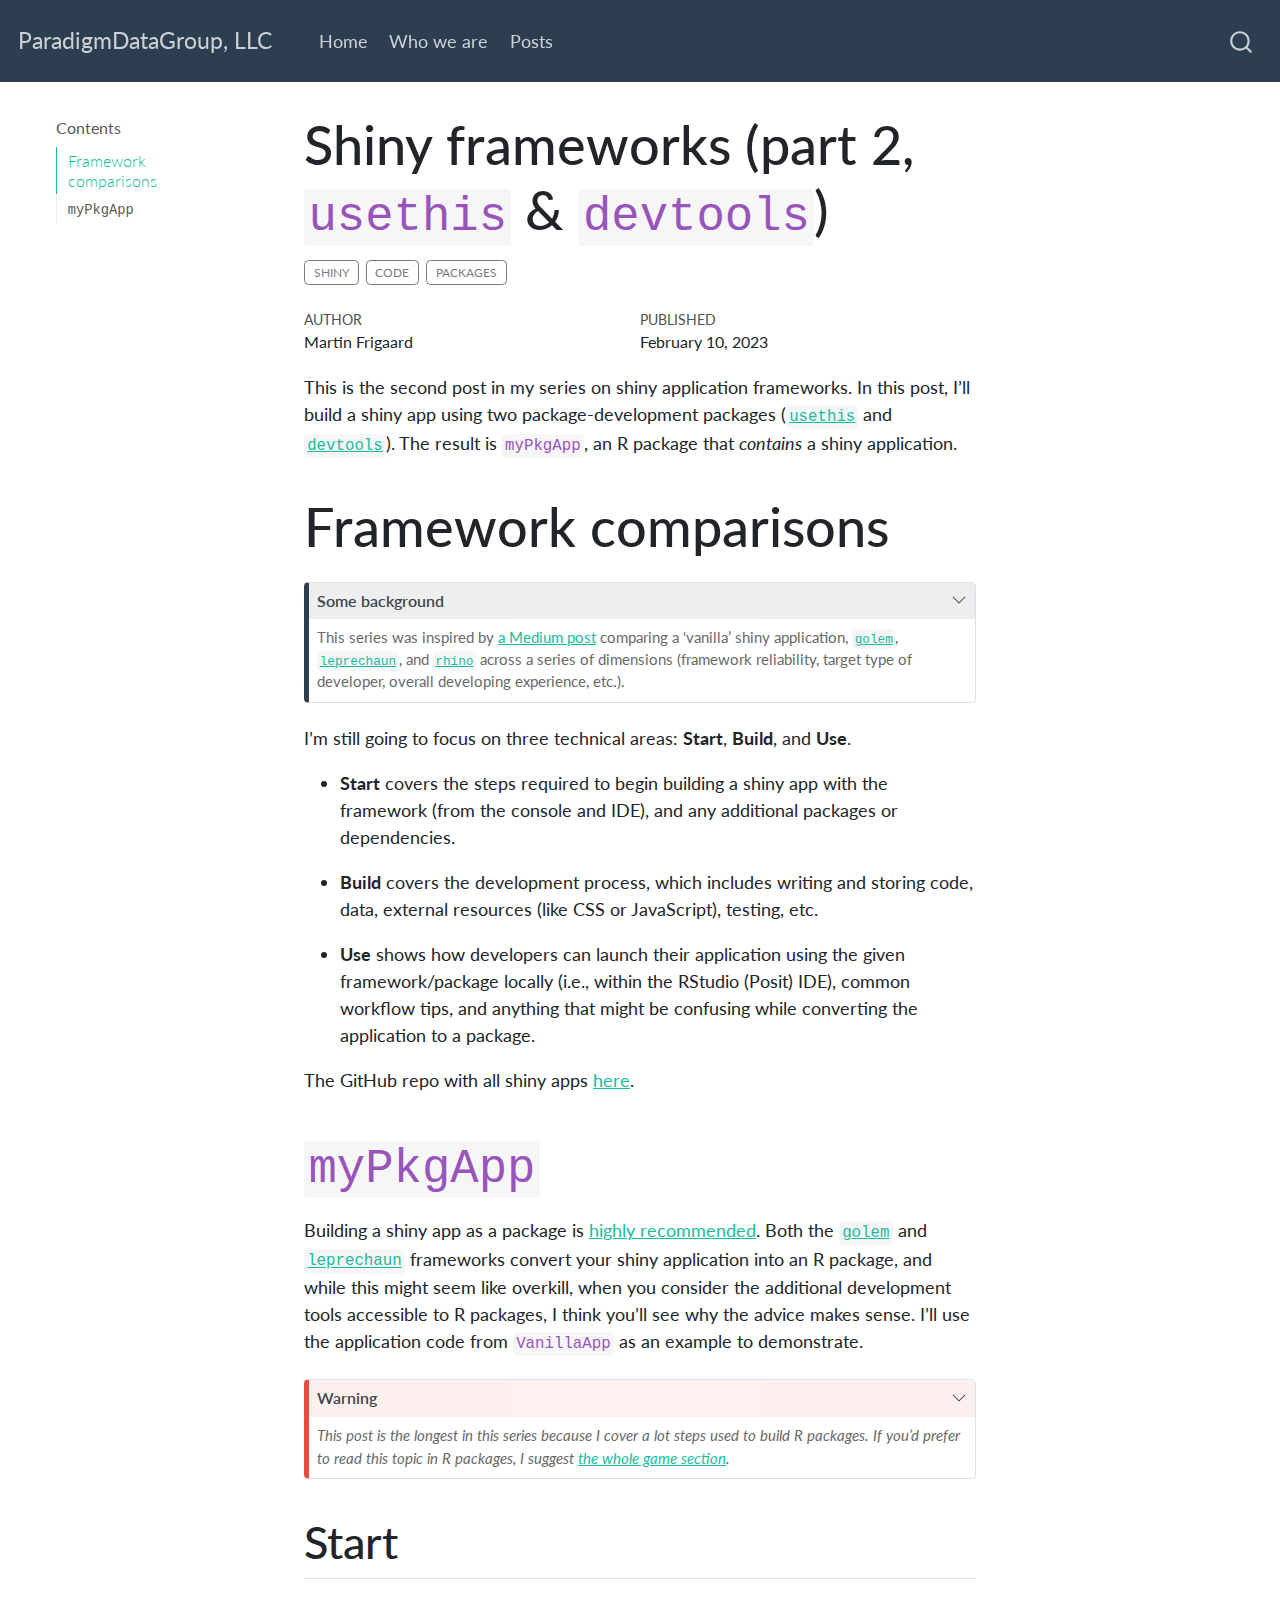
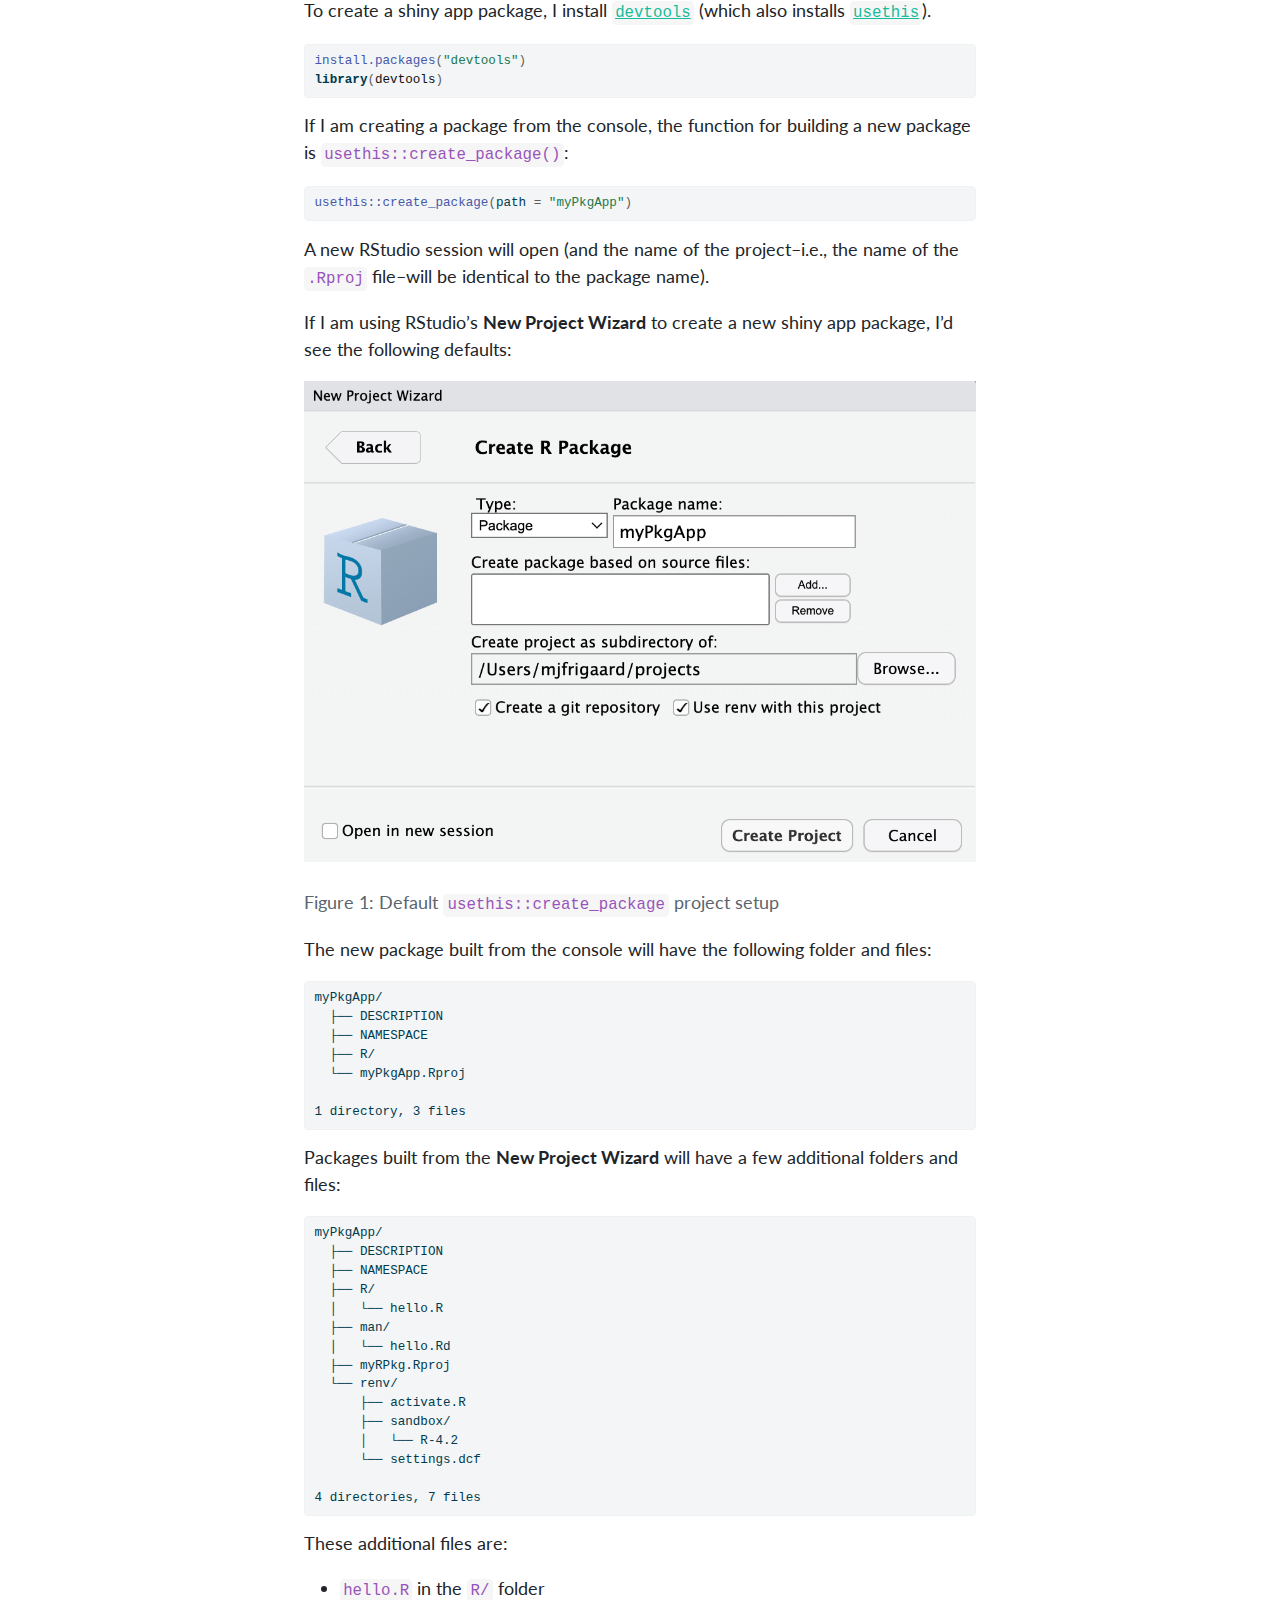
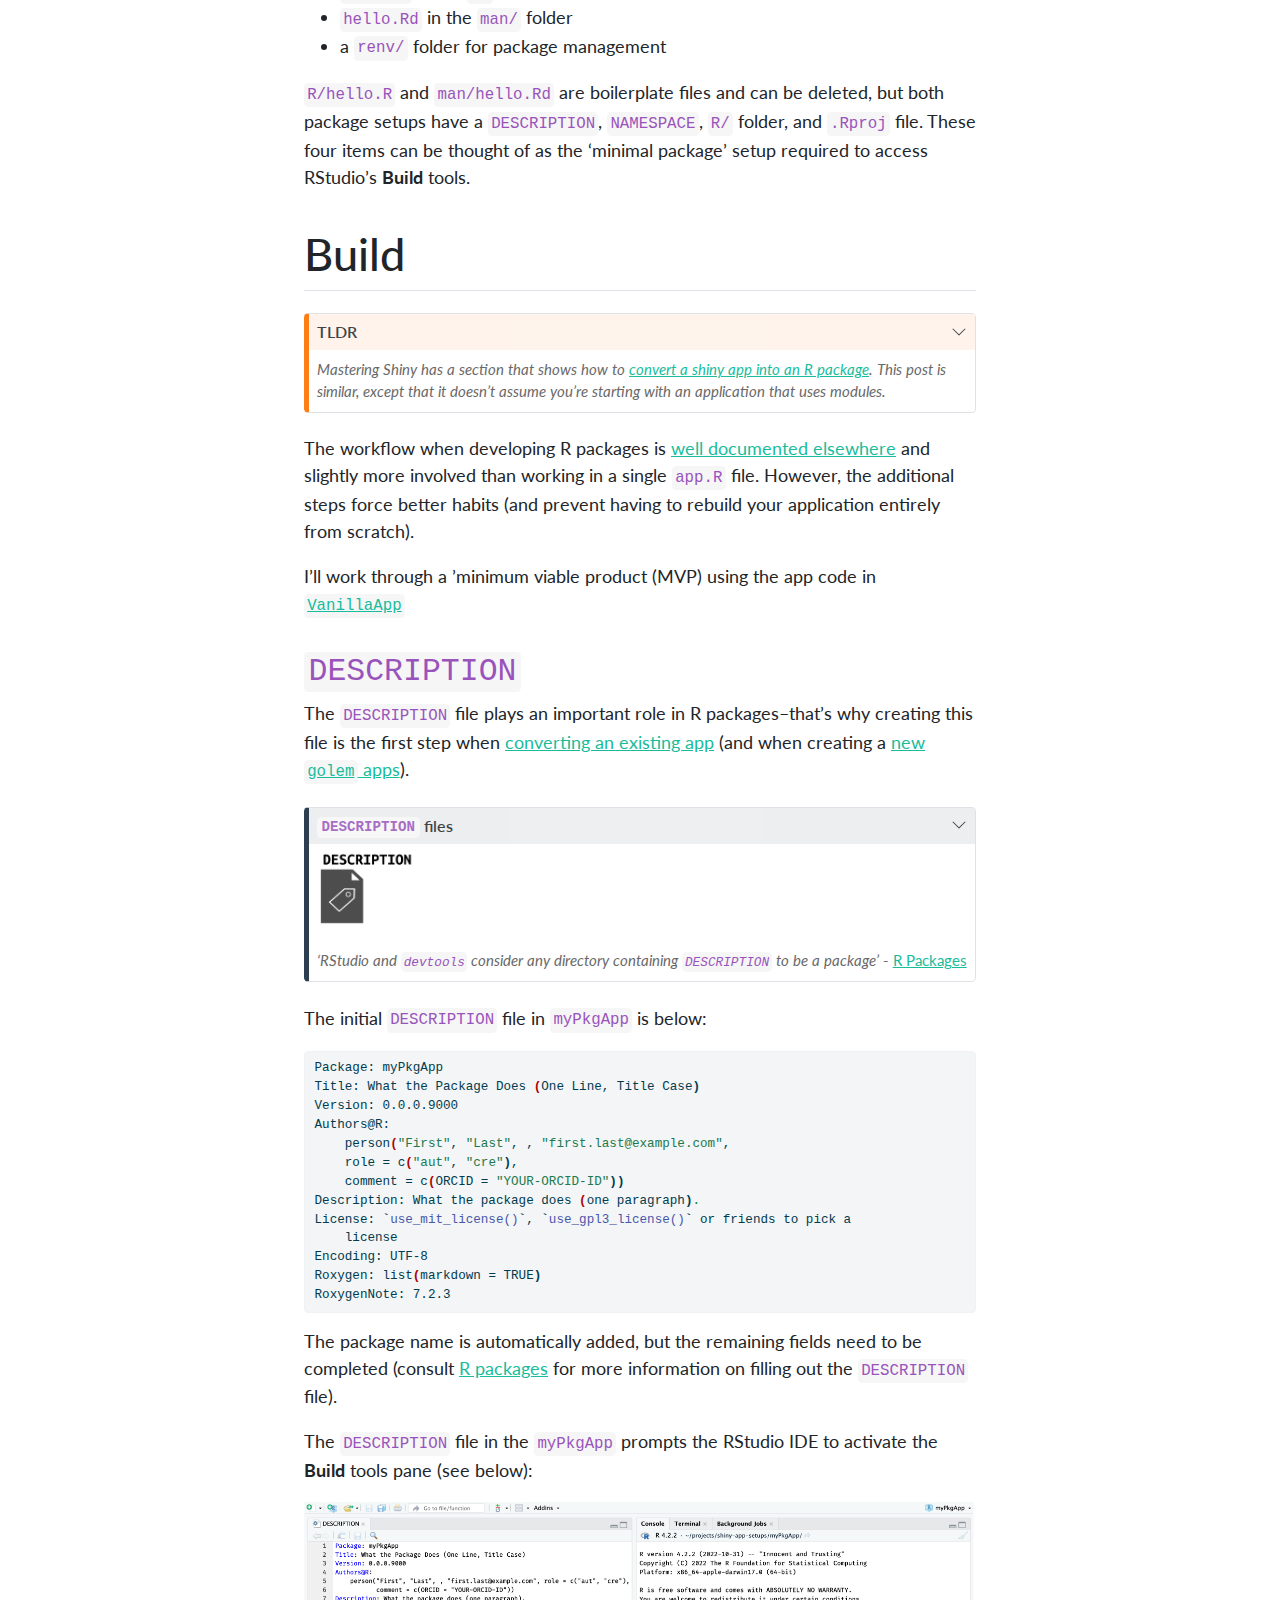
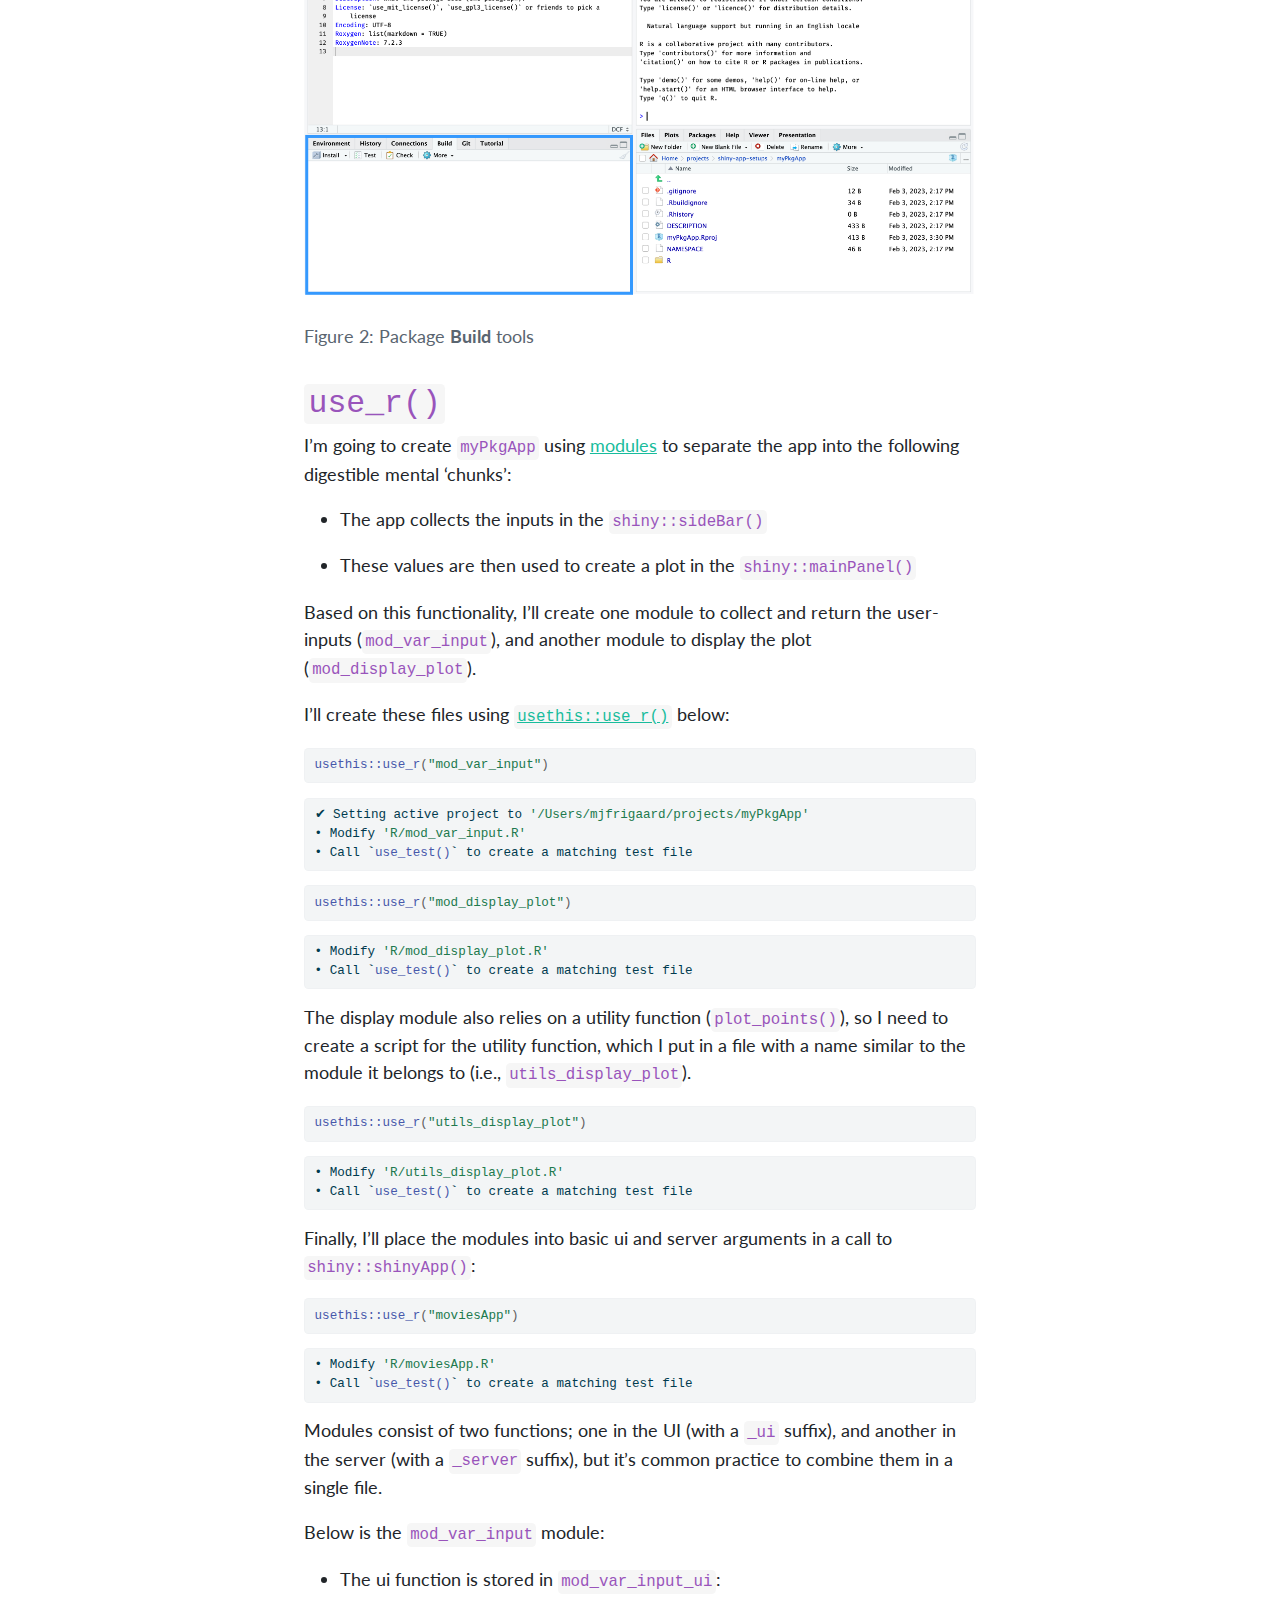
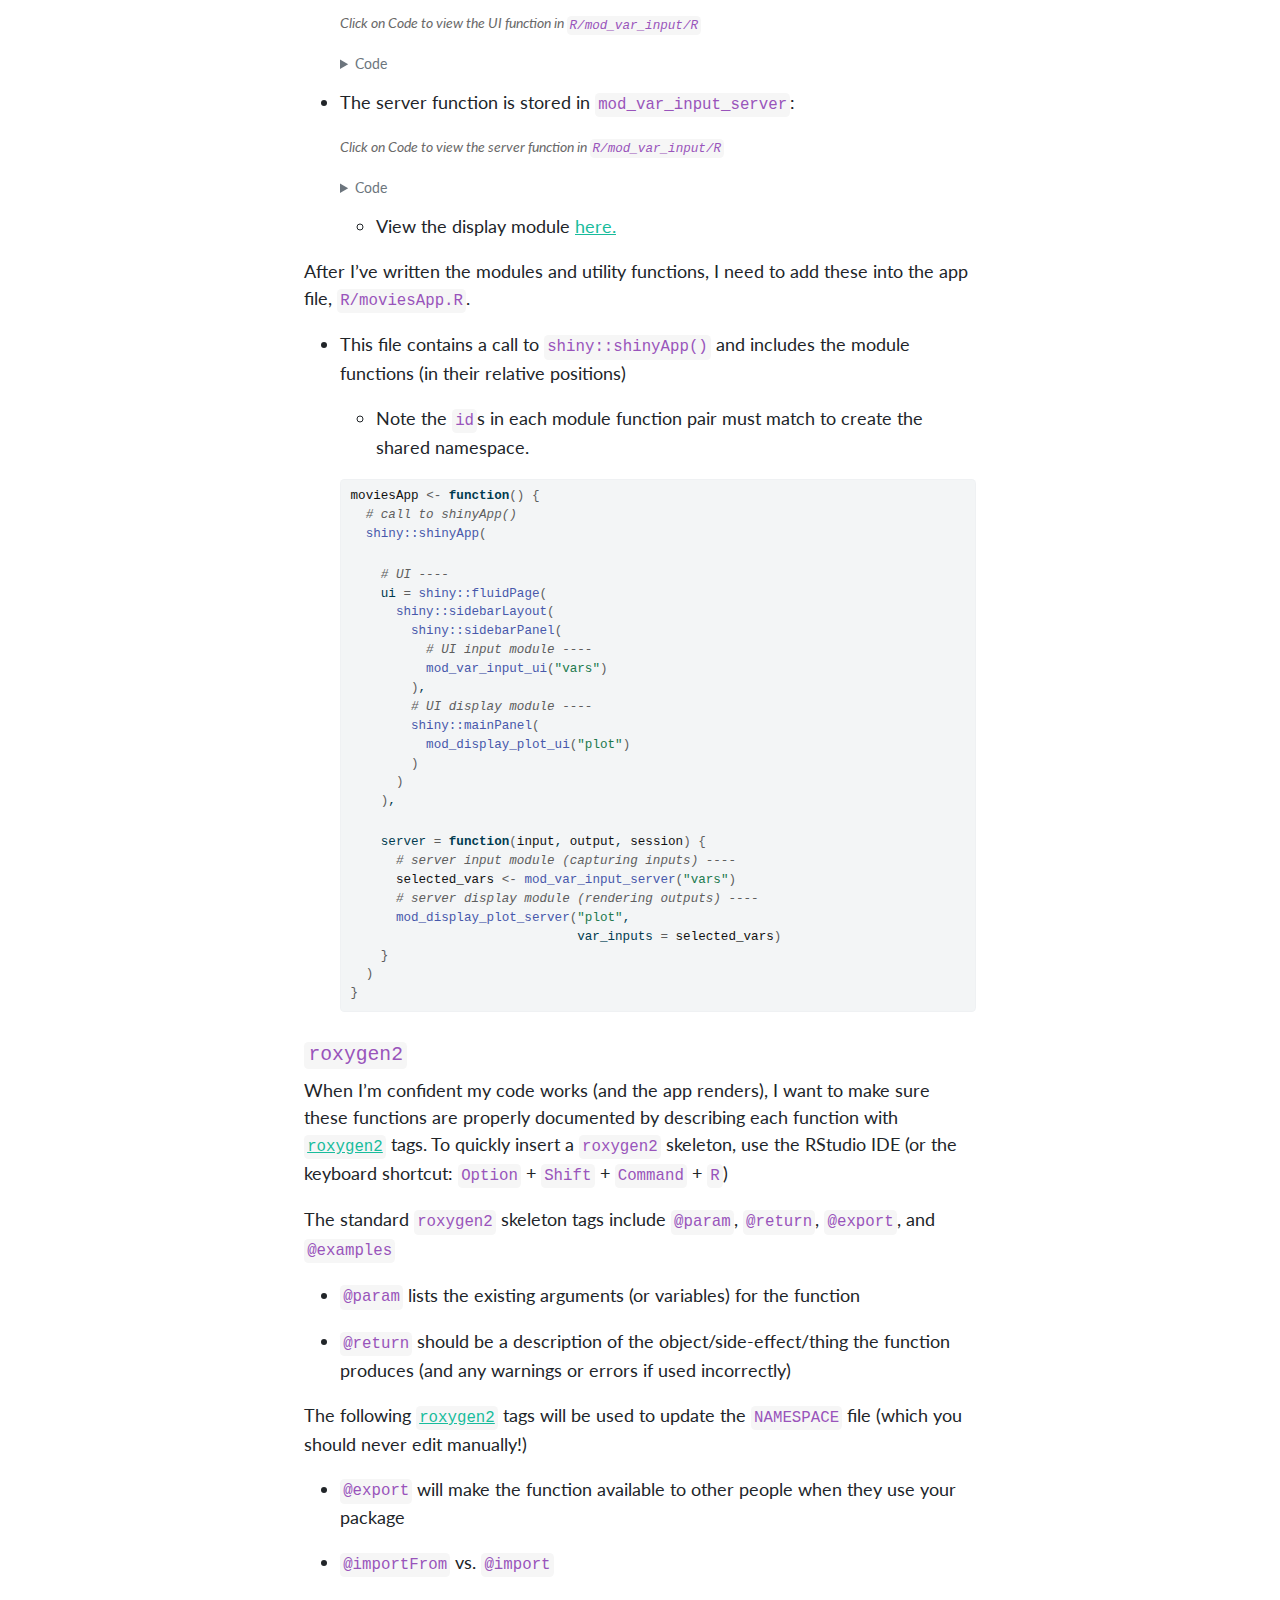
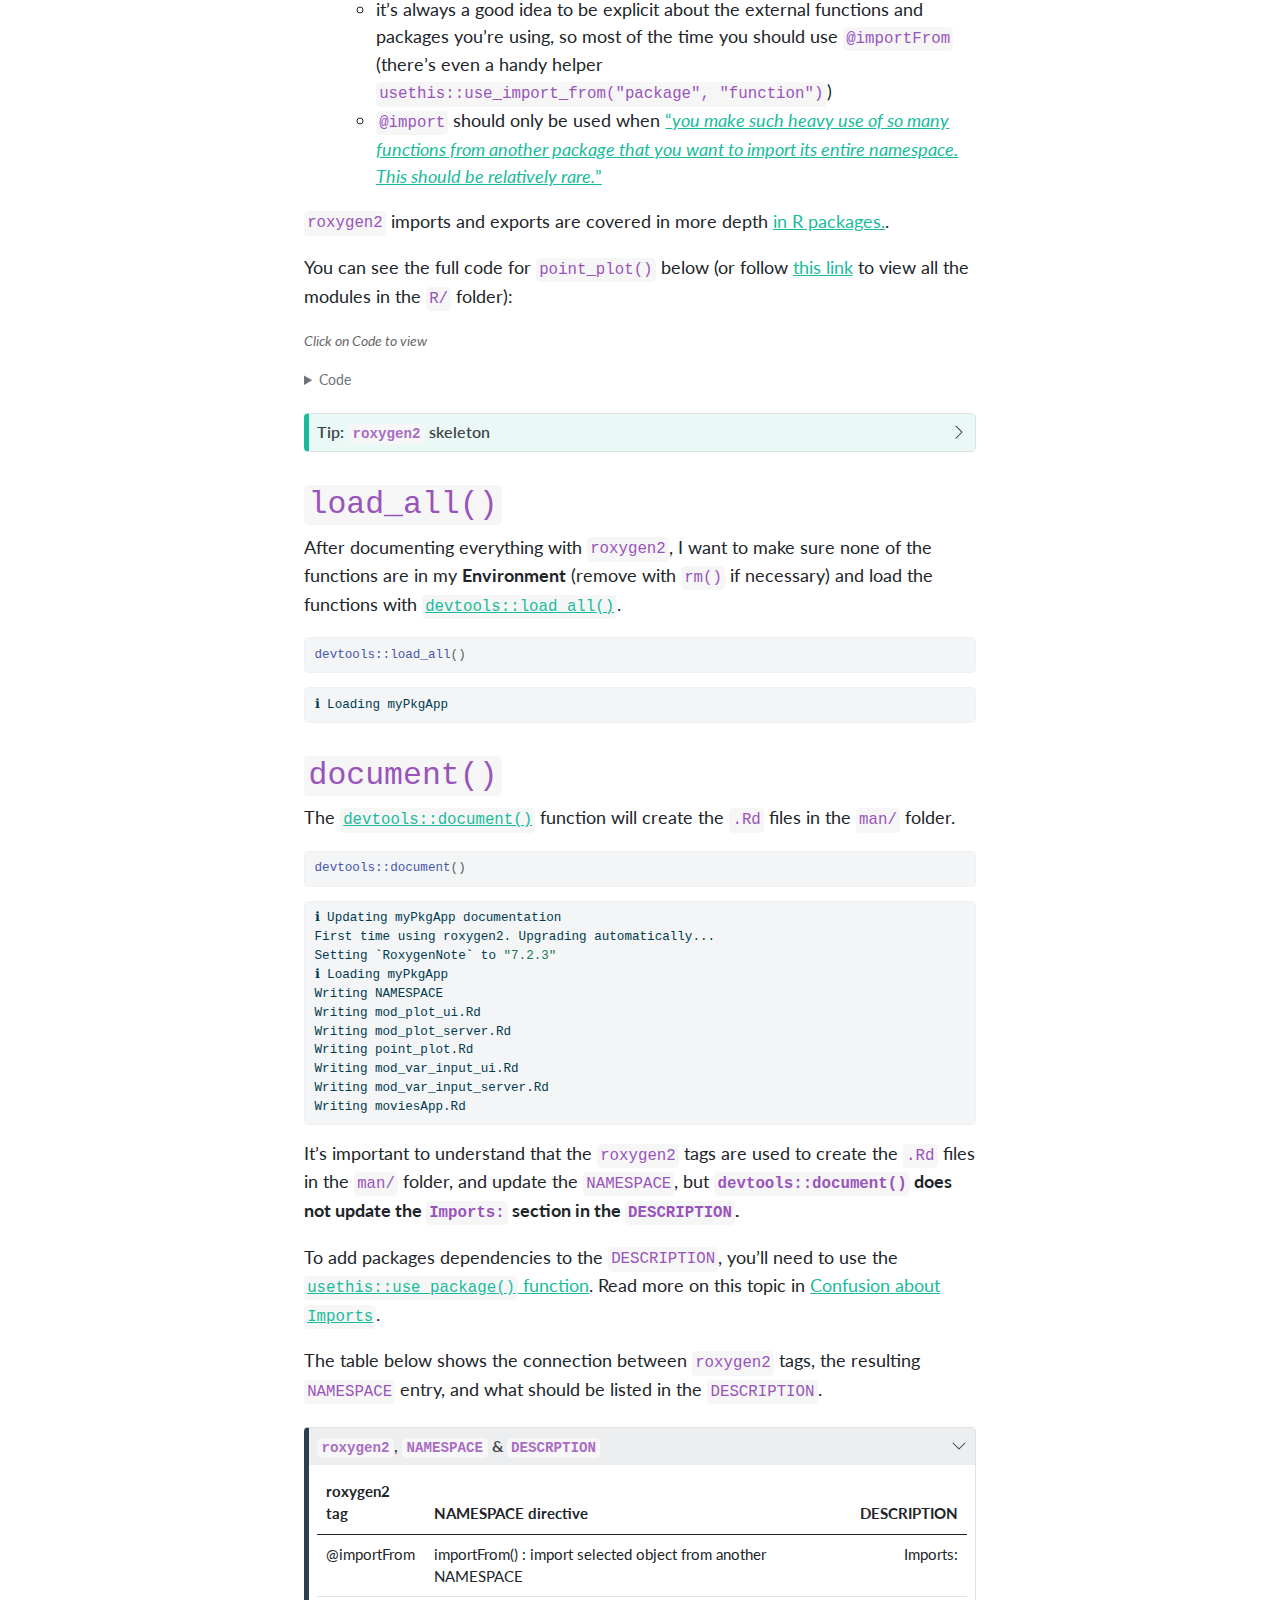
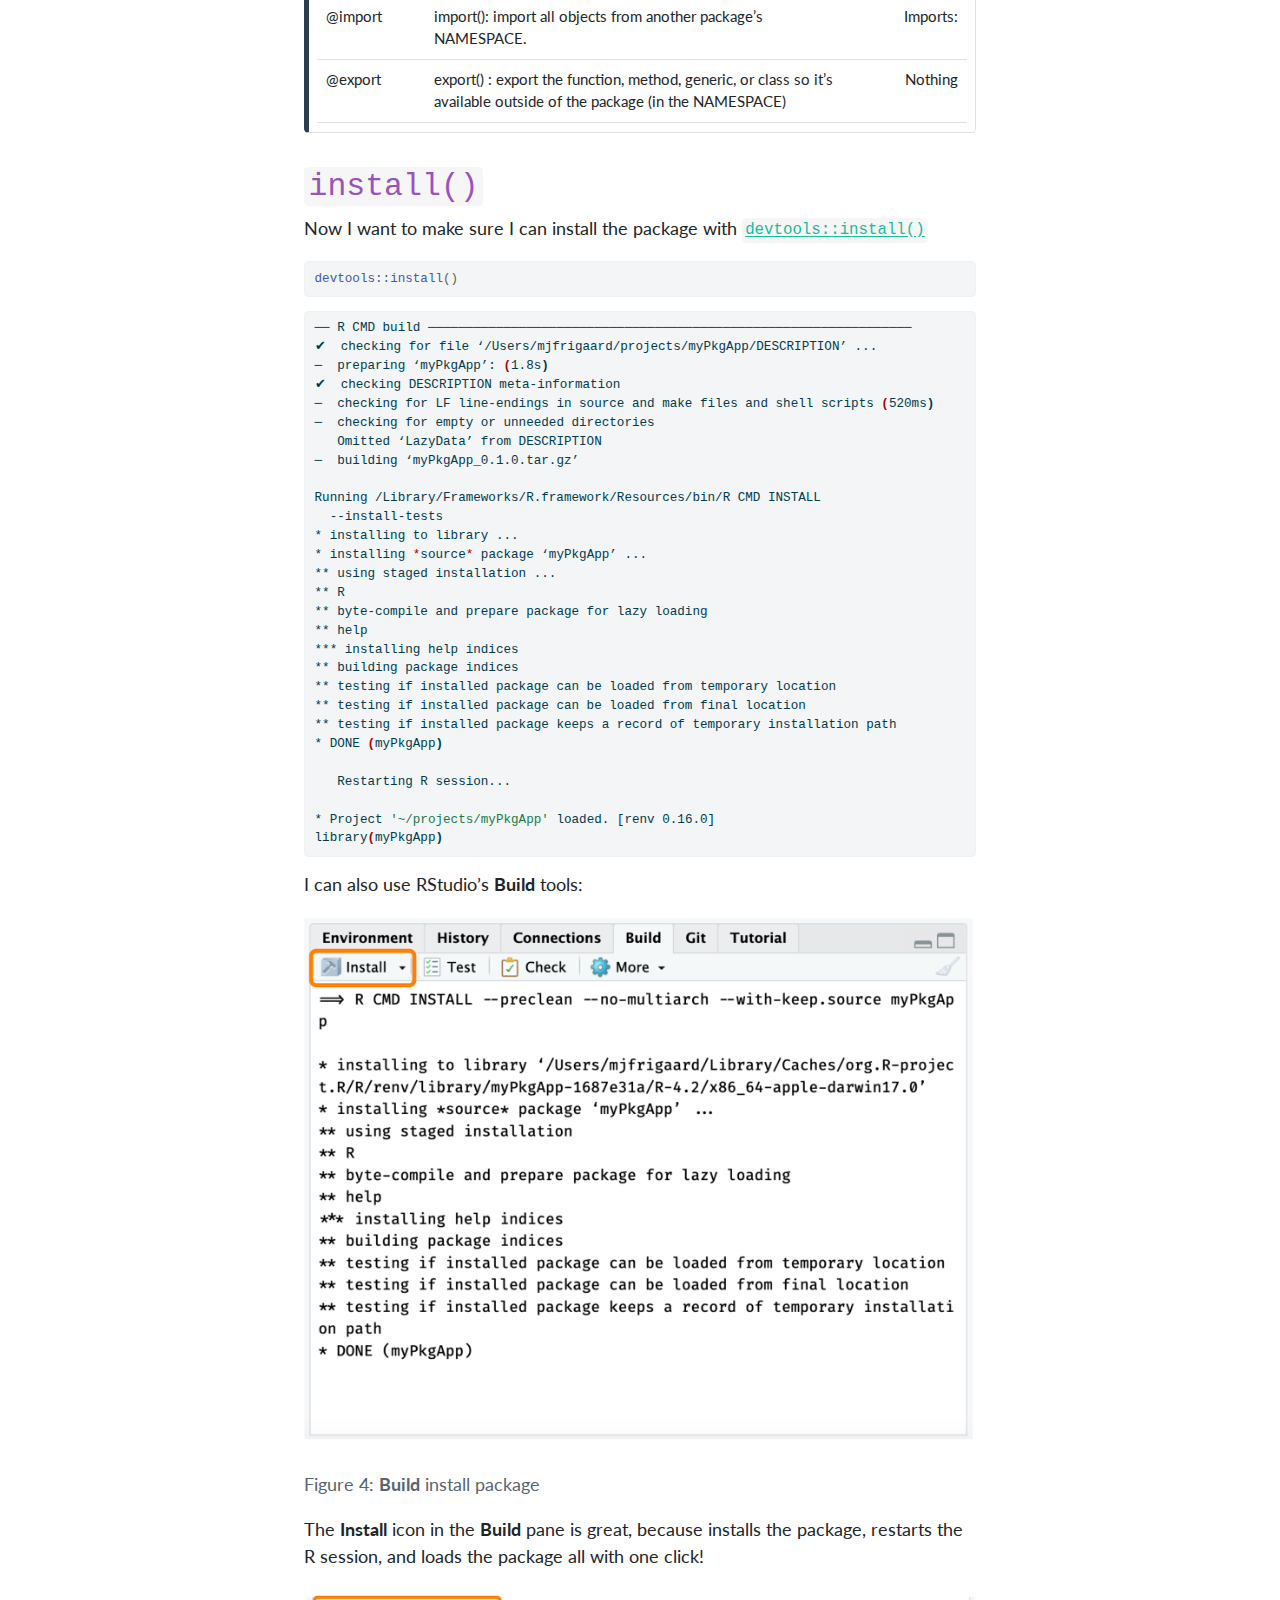
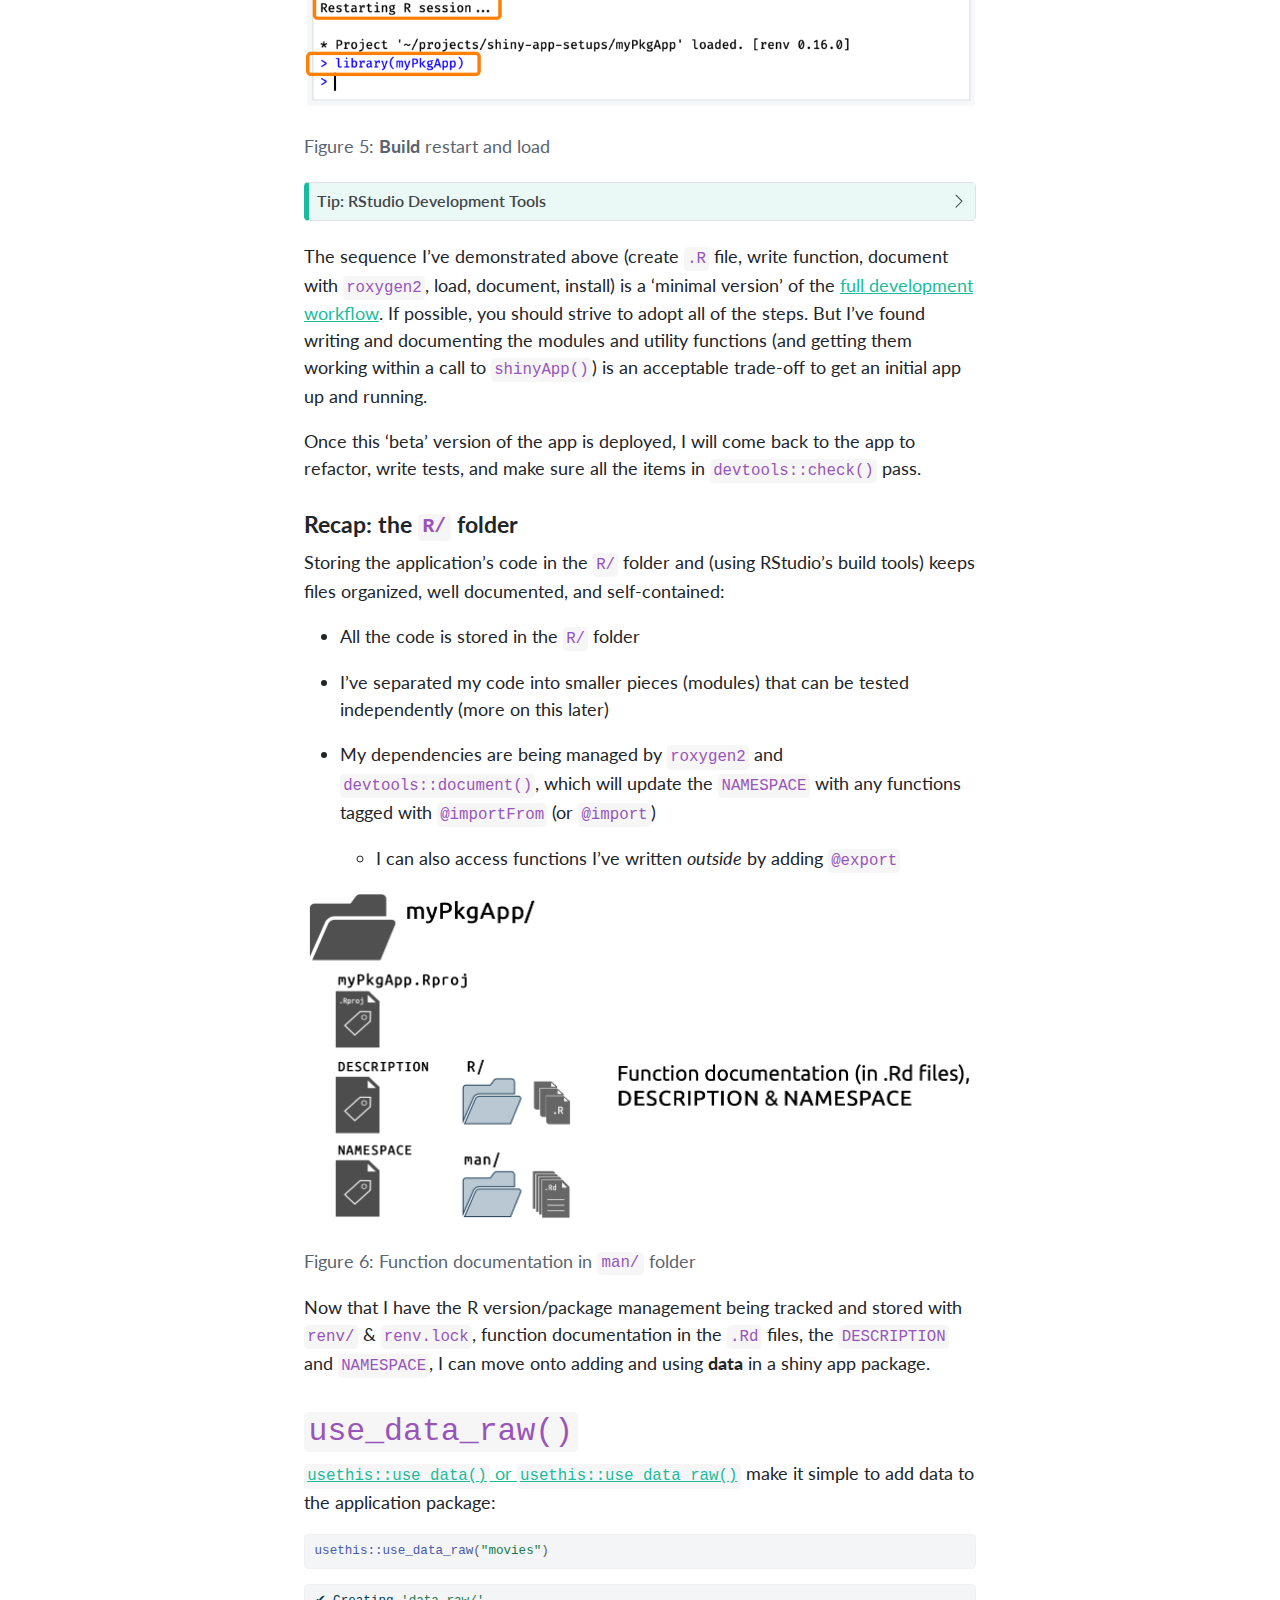
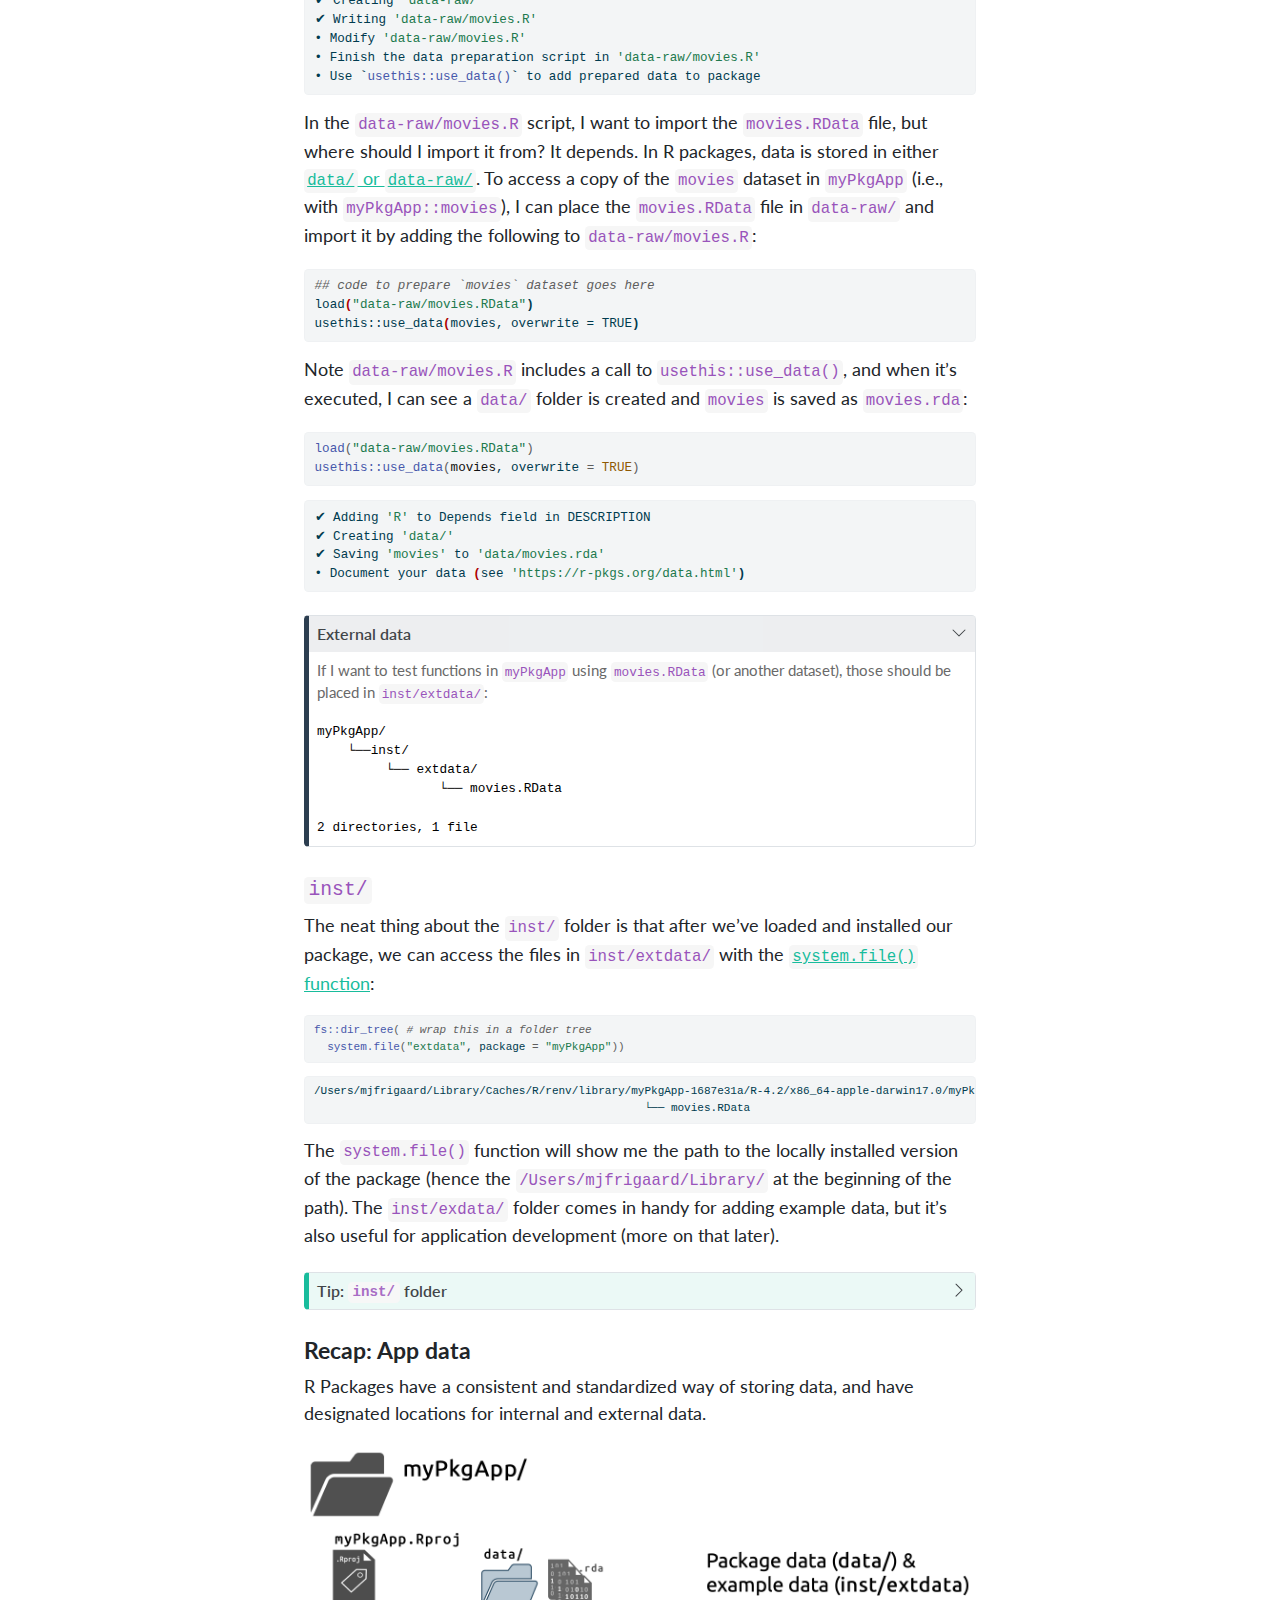
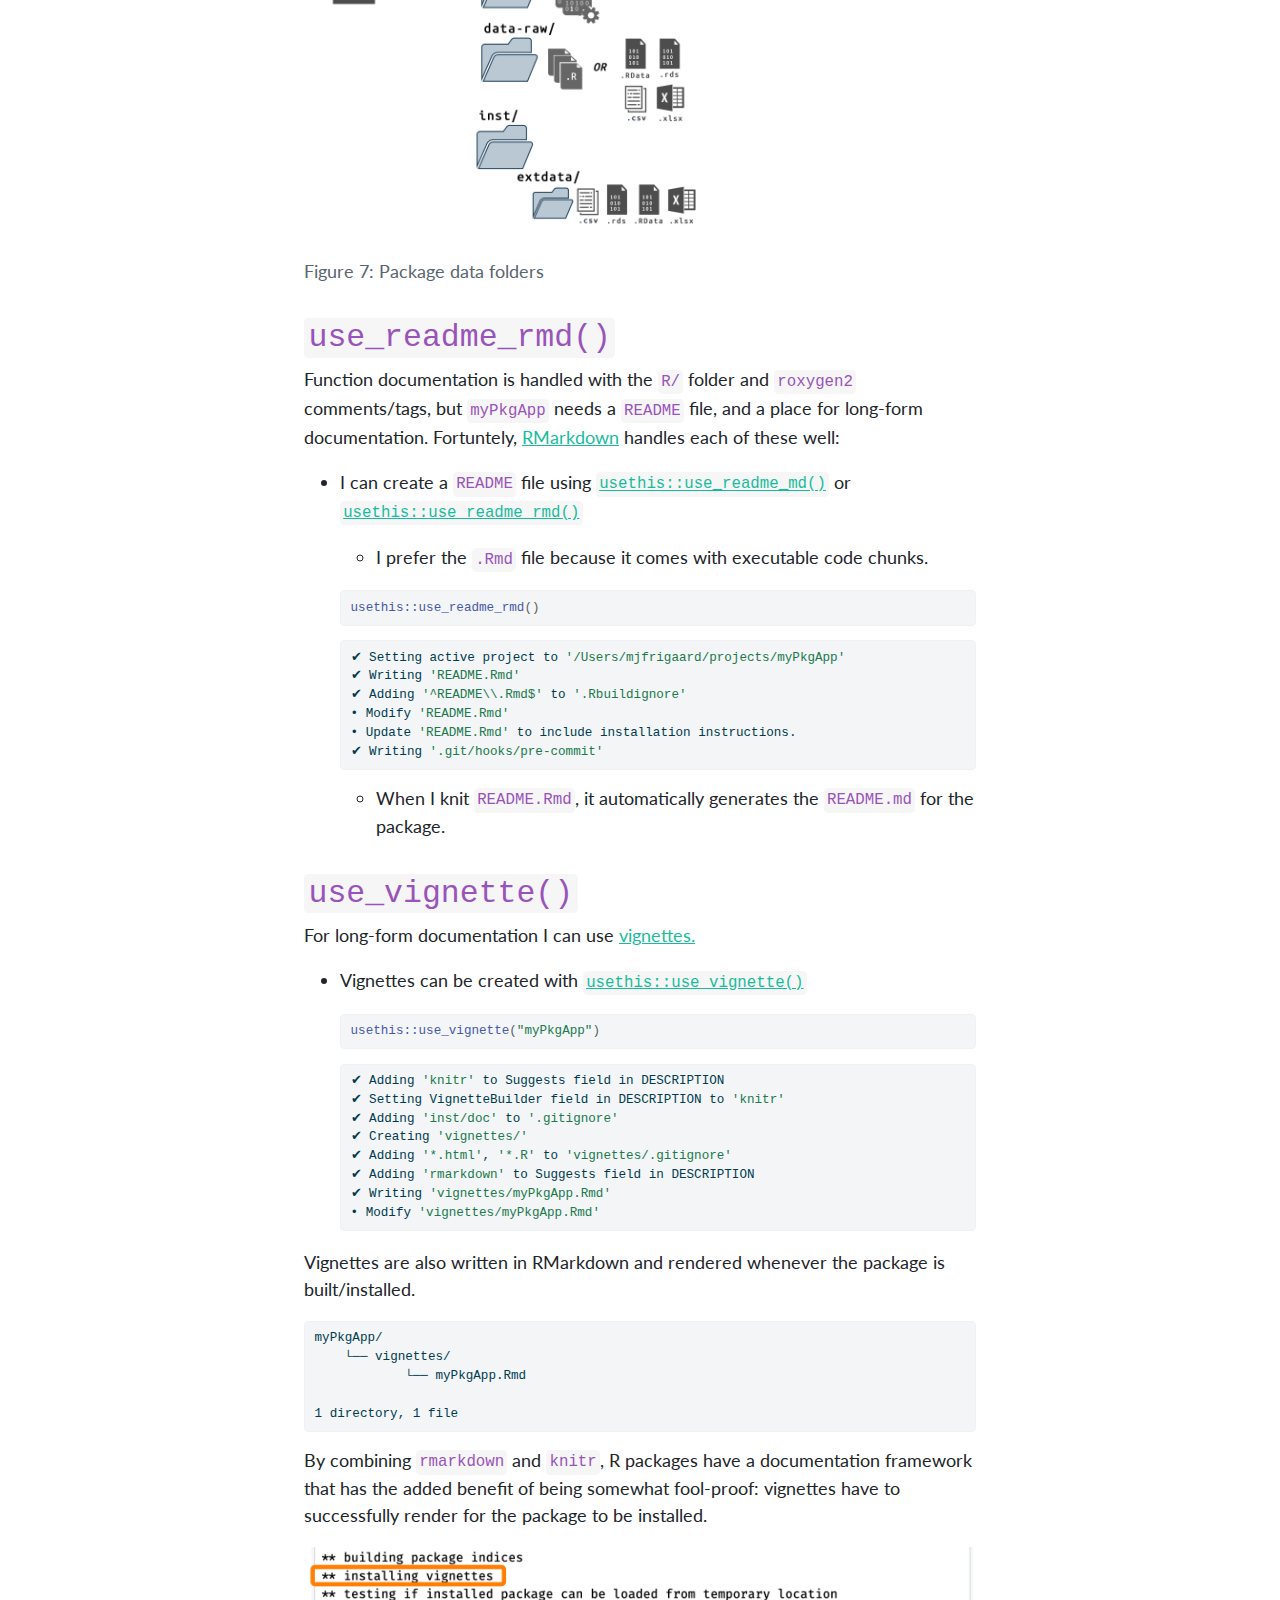
<file: pages/posts/my-pkg-app/my-pkg-app.html>
<!DOCTYPE html>
<html xmlns="http://www.w3.org/1999/xhtml" lang="en" xml:lang="en"><head>
<meta http-equiv="Content-Type" content="text/html; charset=UTF-8">
<meta charset="utf-8">
<meta name="generator" content="quarto-1.1.251">
<meta name="viewport" content="width=device-width, initial-scale=1.0, user-scalable=yes">
<meta name="author" content="Martin Frigaard">
<meta name="dcterms.date" content="2023-02-10">
<title>ParadigmDataGroup, LLC - Shiny frameworks (part 2, usethis &amp; devtools)</title>
<style>
code{white-space: pre-wrap;}
span.smallcaps{font-variant: small-caps;}
div.columns{display: flex; gap: min(4vw, 1.5em);}
div.column{flex: auto; overflow-x: auto;}
div.hanging-indent{margin-left: 1.5em; text-indent: -1.5em;}
ul.task-list{list-style: none;}
ul.task-list li input[type="checkbox"] {
  width: 0.8em;
  margin: 0 0.8em 0.2em -1.6em;
  vertical-align: middle;
}
pre > code.sourceCode { white-space: pre; position: relative; }
pre > code.sourceCode > span { display: inline-block; line-height: 1.25; }
pre > code.sourceCode > span:empty { height: 1.2em; }
.sourceCode { overflow: visible; }
code.sourceCode > span { color: inherit; text-decoration: inherit; }
div.sourceCode { margin: 1em 0; }
pre.sourceCode { margin: 0; }
@media screen {
div.sourceCode { overflow: auto; }
}
@media print {
pre > code.sourceCode { white-space: pre-wrap; }
pre > code.sourceCode > span { text-indent: -5em; padding-left: 5em; }
}
pre.numberSource code
  { counter-reset: source-line 0; }
pre.numberSource code > span
  { position: relative; left: -4em; counter-increment: source-line; }
pre.numberSource code > span > a:first-child::before
  { content: counter(source-line);
    position: relative; left: -1em; text-align: right; vertical-align: baseline;
    border: none; display: inline-block;
    -webkit-touch-callout: none; -webkit-user-select: none;
    -khtml-user-select: none; -moz-user-select: none;
    -ms-user-select: none; user-select: none;
    padding: 0 4px; width: 4em;
    color: #aaaaaa;
  }
pre.numberSource { margin-left: 3em; border-left: 1px solid #aaaaaa;  padding-left: 4px; }
div.sourceCode
  {   }
@media screen {
pre > code.sourceCode > span > a:first-child::before { text-decoration: underline; }
}
code span.al { color: #ff0000; font-weight: bold; } /* Alert */
code span.an { color: #60a0b0; font-weight: bold; font-style: italic; } /* Annotation */
code span.at { color: #7d9029; } /* Attribute */
code span.bn { color: #40a070; } /* BaseN */
code span.bu { color: #008000; } /* BuiltIn */
code span.cf { color: #007020; font-weight: bold; } /* ControlFlow */
code span.ch { color: #4070a0; } /* Char */
code span.cn { color: #880000; } /* Constant */
code span.co { color: #60a0b0; font-style: italic; } /* Comment */
code span.cv { color: #60a0b0; font-weight: bold; font-style: italic; } /* CommentVar */
code span.do { color: #ba2121; font-style: italic; } /* Documentation */
code span.dt { color: #902000; } /* DataType */
code span.dv { color: #40a070; } /* DecVal */
code span.er { color: #ff0000; font-weight: bold; } /* Error */
code span.ex { } /* Extension */
code span.fl { color: #40a070; } /* Float */
code span.fu { color: #06287e; } /* Function */
code span.im { color: #008000; font-weight: bold; } /* Import */
code span.in { color: #60a0b0; font-weight: bold; font-style: italic; } /* Information */
code span.kw { color: #007020; font-weight: bold; } /* Keyword */
code span.op { color: #666666; } /* Operator */
code span.ot { color: #007020; } /* Other */
code span.pp { color: #bc7a00; } /* Preprocessor */
code span.sc { color: #4070a0; } /* SpecialChar */
code span.ss { color: #bb6688; } /* SpecialString */
code span.st { color: #4070a0; } /* String */
code span.va { color: #19177c; } /* Variable */
code span.vs { color: #4070a0; } /* VerbatimString */
code span.wa { color: #60a0b0; font-weight: bold; font-style: italic; } /* Warning */
</style>

<script src="../../../site_libs/quarto-nav/quarto-nav.js"></script>
<script src="../../../site_libs/quarto-nav/headroom.min.js"></script>
<script src="../../../site_libs/clipboard/clipboard.min.js"></script>
<script src="../../../site_libs/quarto-search/autocomplete.umd.js"></script>
<script src="../../../site_libs/quarto-search/fuse.min.js"></script>
<script src="../../../site_libs/quarto-search/quarto-search.js"></script>
<meta name="quarto:offset" content="../../../">
<script src="../../../site_libs/quarto-html/quarto.js"></script>
<script src="../../../site_libs/quarto-html/popper.min.js"></script>
<script src="../../../site_libs/quarto-html/tippy.umd.min.js"></script>
<script src="../../../site_libs/quarto-html/anchor.min.js"></script>
<link href="../../../site_libs/quarto-html/tippy.css" rel="stylesheet">
<link href="../../../site_libs/quarto-html/quarto-syntax-highlighting.css" rel="stylesheet" id="quarto-text-highlighting-styles">
<script src="../../../site_libs/bootstrap/bootstrap.min.js"></script>
<link href="../../../site_libs/bootstrap/bootstrap-icons.css" rel="stylesheet">
<link href="../../../site_libs/bootstrap/bootstrap.min.css" rel="stylesheet" id="quarto-bootstrap" data-mode="light"><script id="quarto-search-options" type="application/json">{
  "location": "navbar",
  "copy-button": false,
  "collapse-after": 3,
  "panel-placement": "end",
  "type": "overlay",
  "limit": 20,
  "language": {
    "search-no-results-text": "No results",
    "search-matching-documents-text": "matching documents",
    "search-copy-link-title": "Copy link to search",
    "search-hide-matches-text": "Hide additional matches",
    "search-more-match-text": "more match in this document",
    "search-more-matches-text": "more matches in this document",
    "search-clear-button-title": "Clear",
    "search-detached-cancel-button-title": "Cancel",
    "search-submit-button-title": "Submit"
  }
}</script><link rel="stylesheet" href="../../../styles.css">
</head>
<body class="floating nav-fixed">

<div id="quarto-search-results"></div>
  <header id="quarto-header" class="headroom fixed-top"><nav class="navbar navbar-expand-lg navbar-dark "><div class="navbar-container container-fluid">
      <div class="navbar-brand-container">
    <a class="navbar-brand" href="../../../index.html">
    <span class="navbar-title">ParadigmDataGroup, LLC</span>
    </a>
  </div>
          <button class="navbar-toggler" type="button" data-bs-toggle="collapse" data-bs-target="#navbarCollapse" aria-controls="navbarCollapse" aria-expanded="false" aria-label="Toggle navigation" onclick="if (window.quartoToggleHeadroom) { window.quartoToggleHeadroom(); }">
  <span class="navbar-toggler-icon"></span>
</button>
          <div class="collapse navbar-collapse" id="navbarCollapse">
            <ul class="navbar-nav navbar-nav-scroll me-auto">
<li class="nav-item">
    <a class="nav-link" href="../../../index.html">Home</a>
  </li>  
  <li class="nav-item">
    <a class="nav-link" href="../../../about.html">Who we are</a>
  </li>  
  <li class="nav-item">
    <a class="nav-link" href="../../../listings.html">Posts</a>
  </li>  
</ul>
<div id="quarto-search" class="" title="Search"></div>
          </div> <!-- /navcollapse -->
      </div> <!-- /container-fluid -->
    </nav></header><!-- content --><div id="quarto-content" class="quarto-container page-columns page-rows-contents page-layout-article page-navbar">
<!-- sidebar -->
  <nav id="quarto-sidebar" class="sidebar collapse sidebar-navigation floating overflow-auto"><nav id="TOC" role="doc-toc" class="toc-active"><h2 id="toc-title">Contents</h2>
   
  <ul>
<li><a href="#framework-comparisons" id="toc-framework-comparisons" class="nav-link active" data-scroll-target="#framework-comparisons">Framework comparisons</a></li>
  <li>
<a href="#mypkgapp" id="toc-mypkgapp" class="nav-link" data-scroll-target="#mypkgapp"><code>myPkgApp</code></a>
  <ul>
<li><a href="#start" id="toc-start" class="nav-link" data-scroll-target="#start">Start</a></li>
  <li>
<a href="#build" id="toc-build" class="nav-link" data-scroll-target="#build">Build</a>
  <ul class="collapse">
<li><a href="#description" id="toc-description" class="nav-link" data-scroll-target="#description"><code>DESCRIPTION</code></a></li>
  <li>
<a href="#use_r" id="toc-use_r" class="nav-link" data-scroll-target="#use_r"><code>use_r()</code></a>
  <ul class="collapse">
<li><a href="#roxygen2" id="toc-roxygen2" class="nav-link" data-scroll-target="#roxygen2"><code>roxygen2</code></a></li>
  </ul>
</li>
  <li><a href="#load_all" id="toc-load_all" class="nav-link" data-scroll-target="#load_all"><code>load_all()</code></a></li>
  <li><a href="#document" id="toc-document" class="nav-link" data-scroll-target="#document"><code>document()</code></a></li>
  <li>
<a href="#install" id="toc-install" class="nav-link" data-scroll-target="#install"><code>install()</code></a>
  <ul class="collapse">
<li><a href="#recap-the-r-folder" id="toc-recap-the-r-folder" class="nav-link" data-scroll-target="#recap-the-r-folder"><strong>Recap: the <code>R/</code> folder</strong></a></li>
  </ul>
</li>
  <li>
<a href="#use_data_raw" id="toc-use_data_raw" class="nav-link" data-scroll-target="#use_data_raw"><code>use_data_raw()</code></a>
  <ul class="collapse">
<li><a href="#inst" id="toc-inst" class="nav-link" data-scroll-target="#inst"><code>inst/</code></a></li>
  <li><a href="#recap-app-data" id="toc-recap-app-data" class="nav-link" data-scroll-target="#recap-app-data"><strong>Recap: App data</strong></a></li>
  </ul>
</li>
  <li><a href="#use_readme_rmd" id="toc-use_readme_rmd" class="nav-link" data-scroll-target="#use_readme_rmd"><code>use_readme_rmd()</code></a></li>
  <li>
<a href="#use_vignette" id="toc-use_vignette" class="nav-link" data-scroll-target="#use_vignette"><code>use_vignette()</code></a>
  <ul class="collapse">
<li><a href="#recap-documentation" id="toc-recap-documentation" class="nav-link" data-scroll-target="#recap-documentation"><strong>Recap: documentation</strong></a></li>
  </ul>
</li>
  <li>
<a href="#use_testthat" id="toc-use_testthat" class="nav-link" data-scroll-target="#use_testthat"><code>use_testthat()</code></a>
  <ul class="collapse">
<li><a href="#writing-tests" id="toc-writing-tests" class="nav-link" data-scroll-target="#writing-tests">Writing tests</a></li>
  <li><a href="#recap-testing" id="toc-recap-testing" class="nav-link" data-scroll-target="#recap-testing"><strong>Recap: testing</strong></a></li>
  </ul>
</li>
  </ul>
</li>
  <li><a href="#use" id="toc-use" class="nav-link" data-scroll-target="#use">Use</a></li>
  <li><a href="#recap" id="toc-recap" class="nav-link" data-scroll-target="#recap">Recap</a></li>
  </ul>
</li>
  </ul></nav>
</nav><!-- margin-sidebar --><div id="quarto-margin-sidebar" class="sidebar margin-sidebar">
    </div>
<!-- main -->
<main class="content" id="quarto-document-content"><header id="title-block-header" class="quarto-title-block default"><div class="quarto-title">
<h1 class="title">Shiny frameworks (part 2, <code>usethis</code> &amp; <code>devtools</code>)</h1>
  <div class="quarto-categories">
    <div class="quarto-category">shiny</div>
    <div class="quarto-category">code</div>
    <div class="quarto-category">packages</div>
  </div>
  </div>



<div class="quarto-title-meta">

    <div>
    <div class="quarto-title-meta-heading">Author</div>
    <div class="quarto-title-meta-contents">
             <p>Martin Frigaard </p>
          </div>
  </div>
    
    <div>
    <div class="quarto-title-meta-heading">Published</div>
    <div class="quarto-title-meta-contents">
      <p class="date">February 10, 2023</p>
    </div>
  </div>
    
  </div>
  

</header><p>This is the second post in my series on shiny application frameworks. In this post, I’ll build a shiny app using two package-development packages (<a href="https://usethis.r-lib.org/"><code>usethis</code></a> and <a href="https://devtools.r-lib.org/"><code>devtools</code></a>). The result is <code>myPkgApp</code>, an R package that <em>contains</em> a shiny application.</p>
<section id="framework-comparisons" class="level1"><h1>Framework comparisons</h1>
<div class="callout-note callout callout-style-default no-icon callout-captioned">
<div class="callout-header d-flex align-content-center" data-bs-toggle="collapse" data-bs-target=".callout-1-contents" aria-controls="callout-1" aria-expanded="true" aria-label="Toggle callout">
<div class="callout-icon-container">
<i class="callout-icon no-icon"></i>
</div>
<div class="callout-caption-container flex-fill">
Some background
</div>
<div class="callout-btn-toggle d-inline-block border-0 py-1 ps-1 pe-0 float-end"><i class="callout-toggle"></i></div>
</div>
<div id="callout-1" class="callout-1-contents callout-collapse collapse show">
<div class="callout-body-container callout-body">
<div style="font-size: 0.90em; color: #696969;">
<p>This series was inspired by <a href="https://blog.devgenius.io/which-r-shiny-framework-is-the-best-a-comparison-of-vanilla-shiny-golem-rhino-and-leprechaun-c02ad8e2aa8c">a Medium post</a> comparing a ‘vanilla’ shiny application, <a href="https://thinkr-open.github.io/golem/"><code>golem</code></a>, <a href="https://leprechaun.opifex.org/#/"><code>leprechaun</code></a>, and <a href="https://appsilon.github.io/rhino/"><code>rhino</code></a> across a series of dimensions (framework reliability, target type of developer, overall developing experience, etc.).</p>
</div>
</div>
</div>
</div>
<p>I’m still going to focus on three technical areas: <strong>Start</strong>, <strong>Build</strong>, and <strong>Use</strong>.</p>
<ul>
<li><p><strong>Start</strong> covers the steps required to begin building a shiny app with the framework (from the console and IDE), and any additional packages or dependencies.</p></li>
<li><p><strong>Build</strong> covers the development process, which includes writing and storing code, data, external resources (like CSS or JavaScript), testing, etc.</p></li>
<li><p><strong>Use</strong> shows how developers can launch their application using the given framework/package locally (i.e., within the RStudio (Posit) IDE), common workflow tips, and anything that might be confusing while converting the application to a package.</p></li>
</ul>
<p>The GitHub repo with all shiny apps <a href="https://github.com/mjfrigaard/shiny-app-setups">here</a>.</p>
</section><section id="mypkgapp" class="level1"><h1><code>myPkgApp</code></h1>
<p>Building a shiny app as a package is <a href="https://mastering-shiny.org/scaling-packaging.html?q=highly%20recommend#scaling-packaging">highly recommended</a>. Both the <a href="https://thinkr-open.github.io/golem/"><code>golem</code></a> and <a href="https://leprechaun.opifex.org/#/"><code>leprechaun</code></a> frameworks convert your shiny application into an R package, and while this might seem like overkill, when you consider the additional development tools accessible to R packages, I think you’ll see why the advice makes sense. I’ll use the application code from <code>VanillaApp</code> as an example to demonstrate.</p>
<div class="callout-important callout callout-style-default no-icon callout-captioned">
<div class="callout-header d-flex align-content-center" data-bs-toggle="collapse" data-bs-target=".callout-2-contents" aria-controls="callout-2" aria-expanded="true" aria-label="Toggle callout">
<div class="callout-icon-container">
<i class="callout-icon no-icon"></i>
</div>
<div class="callout-caption-container flex-fill">
Warning
</div>
<div class="callout-btn-toggle d-inline-block border-0 py-1 ps-1 pe-0 float-end"><i class="callout-toggle"></i></div>
</div>
<div id="callout-2" class="callout-2-contents callout-collapse collapse show">
<div class="callout-body-container callout-body">
<div style="font-size: 0.92em; color: #696969;">
<p><em>This post is the longest in this series because I cover a lot steps used to build R packages. If you’d prefer to read this topic in R packages, I suggest <a href="https://r-pkgs.org/whole-game.html">the whole game section</a>.</em></p>
</div>
</div>
</div>
</div>
<section id="start" class="level2"><h2 class="anchored" data-anchor-id="start">Start</h2>
<p>To create a shiny app package, I install <a href="https://devtools.r-lib.org/"><code>devtools</code></a> (which also installs <a href="https://usethis.r-lib.org/"><code>usethis</code></a>).</p>
<div style="font-size: 0.80em;">
<div class="cell">
<div class="sourceCode" id="cb1"><pre class="downlit sourceCode r code-with-copy"><code class="sourceCode R"><span><span class="fu"><a href="https://rdrr.io/r/utils/install.packages.html">install.packages</a></span><span class="op">(</span><span class="st">"devtools"</span><span class="op">)</span></span>
<span><span class="kw"><a href="https://rdrr.io/r/base/library.html">library</a></span><span class="op">(</span><span class="va"><a href="https://devtools.r-lib.org/">devtools</a></span><span class="op">)</span></span></code><button title="Copy to Clipboard" class="code-copy-button"><i class="bi"></i></button></pre></div>
</div>
</div>
<p>If I am creating a package from the console, the function for building a new package is <code><a href="https://usethis.r-lib.org/reference/create_package.html">usethis::create_package()</a></code>:</p>
<div style="font-size: 0.80em;">
<div class="cell">
<div class="sourceCode" id="cb2"><pre class="downlit sourceCode r code-with-copy"><code class="sourceCode R"><span><span class="fu">usethis</span><span class="fu">::</span><span class="fu"><a href="https://usethis.r-lib.org/reference/create_package.html">create_package</a></span><span class="op">(</span>path <span class="op">=</span> <span class="st">"myPkgApp"</span><span class="op">)</span></span></code><button title="Copy to Clipboard" class="code-copy-button"><i class="bi"></i></button></pre></div>
</div>
</div>
<p>A new RStudio session will open (and the name of the project–i.e., the name of the <code>.Rproj</code> file–will be identical to the package name).</p>
<p>If I am using RStudio’s <strong>New Project Wizard</strong> to create a new shiny app package, I’d see the following defaults:</p>
<div id="fig-rpkg-setup" class="quarto-figure quarto-figure-center anchored">
<figure class="figure"><div class="quarto-figure quarto-figure-center">
<figure class="figure"><p><img src="rpkg-setup.png" style="width:100.0%;height:100.0%" class="figure-img"></p>
</figure>
</div>
<p></p><figcaption class="figure-caption">Figure&nbsp;1: Default <code><a href="https://usethis.r-lib.org/reference/create_package.html">usethis::create_package</a></code> project setup</figcaption><p></p>
</figure>
</div>
<p>The new package built from the console will have the following folder and files:</p>
<div style="font-size: 0.80em;">
<div class="cell">
<div class="sourceCode cell-code" id="cb3"><pre class="sourceCode bash code-with-copy"><code class="sourceCode bash"><span id="cb3-1"><a href="#cb3-1" aria-hidden="true" tabindex="-1"></a><span class="ex">myPkgApp/</span></span>
<span id="cb3-2"><a href="#cb3-2" aria-hidden="true" tabindex="-1"></a>  <span class="ex">├──</span> DESCRIPTION</span>
<span id="cb3-3"><a href="#cb3-3" aria-hidden="true" tabindex="-1"></a>  <span class="ex">├──</span> NAMESPACE</span>
<span id="cb3-4"><a href="#cb3-4" aria-hidden="true" tabindex="-1"></a>  <span class="ex">├──</span> R/</span>
<span id="cb3-5"><a href="#cb3-5" aria-hidden="true" tabindex="-1"></a>  <span class="ex">└──</span> myPkgApp.Rproj</span>
<span id="cb3-6"><a href="#cb3-6" aria-hidden="true" tabindex="-1"></a>  </span>
<span id="cb3-7"><a href="#cb3-7" aria-hidden="true" tabindex="-1"></a><span class="ex">1</span> directory, 3 files</span></code><button title="Copy to Clipboard" class="code-copy-button"><i class="bi"></i></button></pre></div>
</div>
</div>
<p>Packages built from the <strong>New Project Wizard</strong> will have a few additional folders and files:</p>
<div style="font-size: 0.80em;">
<div class="cell">
<div class="sourceCode cell-code" id="cb4"><pre class="sourceCode bash code-with-copy"><code class="sourceCode bash"><span id="cb4-1"><a href="#cb4-1" aria-hidden="true" tabindex="-1"></a><span class="ex">myPkgApp/</span></span>
<span id="cb4-2"><a href="#cb4-2" aria-hidden="true" tabindex="-1"></a>  <span class="ex">├──</span> DESCRIPTION</span>
<span id="cb4-3"><a href="#cb4-3" aria-hidden="true" tabindex="-1"></a>  <span class="ex">├──</span> NAMESPACE</span>
<span id="cb4-4"><a href="#cb4-4" aria-hidden="true" tabindex="-1"></a>  <span class="ex">├──</span> R/</span>
<span id="cb4-5"><a href="#cb4-5" aria-hidden="true" tabindex="-1"></a>  <span class="ex">│</span>   └── hello.R</span>
<span id="cb4-6"><a href="#cb4-6" aria-hidden="true" tabindex="-1"></a>  <span class="ex">├──</span> man/</span>
<span id="cb4-7"><a href="#cb4-7" aria-hidden="true" tabindex="-1"></a>  <span class="ex">│</span>   └── hello.Rd</span>
<span id="cb4-8"><a href="#cb4-8" aria-hidden="true" tabindex="-1"></a>  <span class="ex">├──</span> myRPkg.Rproj</span>
<span id="cb4-9"><a href="#cb4-9" aria-hidden="true" tabindex="-1"></a>  <span class="ex">└──</span> renv/</span>
<span id="cb4-10"><a href="#cb4-10" aria-hidden="true" tabindex="-1"></a>      <span class="ex">├──</span> activate.R</span>
<span id="cb4-11"><a href="#cb4-11" aria-hidden="true" tabindex="-1"></a>      <span class="ex">├──</span> sandbox/</span>
<span id="cb4-12"><a href="#cb4-12" aria-hidden="true" tabindex="-1"></a>      <span class="ex">│</span>   └── R-4.2</span>
<span id="cb4-13"><a href="#cb4-13" aria-hidden="true" tabindex="-1"></a>      <span class="ex">└──</span> settings.dcf</span>
<span id="cb4-14"><a href="#cb4-14" aria-hidden="true" tabindex="-1"></a></span>
<span id="cb4-15"><a href="#cb4-15" aria-hidden="true" tabindex="-1"></a><span class="ex">4</span> directories, 7 files</span></code><button title="Copy to Clipboard" class="code-copy-button"><i class="bi"></i></button></pre></div>
</div>
</div>
<p>These additional files are:</p>
<ul>
<li>
<code>hello.R</code> in the <code>R/</code> folder<br>
</li>
<li>
<code>hello.Rd</code> in the <code>man/</code> folder<br>
</li>
<li>a <code>renv/</code> folder for package management</li>
</ul>
<p><code>R/hello.R</code> and <code>man/hello.Rd</code> are boilerplate files and can be deleted, but both package setups have a <code>DESCRIPTION</code>, <code>NAMESPACE</code>, <code>R/</code> folder, and <code>.Rproj</code> file. These four items can be thought of as the ‘minimal package’ setup required to access RStudio’s <strong>Build</strong> tools.</p>
</section><section id="build" class="level2"><h2 class="anchored" data-anchor-id="build">Build</h2>
<div class="callout-caution callout callout-style-default no-icon callout-captioned">
<div class="callout-header d-flex align-content-center" data-bs-toggle="collapse" data-bs-target=".callout-3-contents" aria-controls="callout-3" aria-expanded="true" aria-label="Toggle callout">
<div class="callout-icon-container">
<i class="callout-icon no-icon"></i>
</div>
<div class="callout-caption-container flex-fill">
TLDR
</div>
<div class="callout-btn-toggle d-inline-block border-0 py-1 ps-1 pe-0 float-end"><i class="callout-toggle"></i></div>
</div>
<div id="callout-3" class="callout-3-contents callout-collapse collapse show">
<div class="callout-body-container callout-body">
<div style="font-size: 0.92em; color: #696969;">
<p><em>Mastering Shiny has a section that shows how to <a href="https://mastering-shiny.org/scaling-packaging.html#converting-an-existing-app">convert a shiny app into an R package</a>. This post is similar, except that it doesn’t assume you’re starting with an application that uses modules.</em></p>
</div>
</div>
</div>
</div>
<p>The workflow when developing R packages is <a href="https://r-pkgs.org/whole-game.html">well documented elsewhere</a> and slightly more involved than working in a single <code>app.R</code> file. However, the additional steps force better habits (and prevent having to rebuild your application entirely from scratch).</p>
<p>I’ll work through a ’minimum viable product (MVP) using the app code in <a href="https://github.com/mjfrigaard/shiny-app-setups/tree/main/VanillaApp"><code>VanillaApp</code></a></p>
<section id="description" class="level3"><h3 class="anchored" data-anchor-id="description"><code>DESCRIPTION</code></h3>
<p>The <code>DESCRIPTION</code> file plays an important role in R packages–that’s why creating this file is the first step when <a href="https://mastering-shiny.org/scaling-packaging.html#converting-an-existing-app">converting an existing app</a> (and when creating a <a href="https://thinkr-open.github.io/golem/articles/a_start.html#fill-the-description">new <code>golem</code> apps</a>).</p>
<div class="callout-note callout callout-style-default no-icon callout-captioned">
<div class="callout-header d-flex align-content-center" data-bs-toggle="collapse" data-bs-target=".callout-4-contents" aria-controls="callout-4" aria-expanded="true" aria-label="Toggle callout">
<div class="callout-icon-container">
<i class="callout-icon no-icon"></i>
</div>
<div class="callout-caption-container flex-fill">
<code>DESCRIPTION</code> files
</div>
<div class="callout-btn-toggle d-inline-block border-0 py-1 ps-1 pe-0 float-end"><i class="callout-toggle"></i></div>
</div>
<div id="callout-4" class="callout-4-contents callout-collapse collapse show">
<div class="callout-body-container callout-body">
<div style="font-size: 0.90em; color: #696969;">
<div class="quarto-figure quarto-figure-left">
<figure class="figure"><p><img src="desc.png" style="width:15.0%;height:15.0%" class="figure-img"></p>
</figure>
</div>
<p><em>‘RStudio and <code>devtools</code> consider any directory containing <code>DESCRIPTION</code> to be a package’</em> - <a href="https://r-pkgs.org/description.html#the-description-file">R Packages</a></p>
</div>
</div>
</div>
</div>
<p>The initial <code>DESCRIPTION</code> file in <code>myPkgApp</code> is below:</p>
<div style="font-size: 0.80em;">
<div class="cell">
<div class="sourceCode cell-code" id="cb5"><pre class="sourceCode bash code-with-copy"><code class="sourceCode bash"><span id="cb5-1"><a href="#cb5-1" aria-hidden="true" tabindex="-1"></a><span class="ex">Package:</span> myPkgApp</span>
<span id="cb5-2"><a href="#cb5-2" aria-hidden="true" tabindex="-1"></a><span class="ex">Title:</span> What the Package Does <span class="er">(</span><span class="ex">One</span> Line, Title Case<span class="kw">)</span></span>
<span id="cb5-3"><a href="#cb5-3" aria-hidden="true" tabindex="-1"></a><span class="ex">Version:</span> 0.0.0.9000</span>
<span id="cb5-4"><a href="#cb5-4" aria-hidden="true" tabindex="-1"></a><span class="ex">Authors@R:</span> </span>
<span id="cb5-5"><a href="#cb5-5" aria-hidden="true" tabindex="-1"></a>    <span class="ex">person</span><span class="er">(</span><span class="st">"First"</span><span class="ex">,</span> <span class="st">"Last"</span>, , <span class="st">"first.last@example.com"</span>, </span>
<span id="cb5-6"><a href="#cb5-6" aria-hidden="true" tabindex="-1"></a>    <span class="ex">role</span> = c<span class="er">(</span><span class="st">"aut"</span><span class="ex">,</span> <span class="st">"cre"</span><span class="kw">)</span><span class="ex">,</span></span>
<span id="cb5-7"><a href="#cb5-7" aria-hidden="true" tabindex="-1"></a>    <span class="ex">comment</span> = c<span class="er">(</span><span class="ex">ORCID</span> = <span class="st">"YOUR-ORCID-ID"</span><span class="kw">))</span></span>
<span id="cb5-8"><a href="#cb5-8" aria-hidden="true" tabindex="-1"></a><span class="ex">Description:</span> What the package does <span class="er">(</span><span class="ex">one</span> paragraph<span class="kw">)</span><span class="bu">.</span></span>
<span id="cb5-9"><a href="#cb5-9" aria-hidden="true" tabindex="-1"></a><span class="ex">License:</span> <span class="kw">`</span><span class="fu">use_mit_license()</span><span class="kw">`</span>, <span class="kw">`</span><span class="fu">use_gpl3_license()</span><span class="kw">`</span> or friends to pick a</span>
<span id="cb5-10"><a href="#cb5-10" aria-hidden="true" tabindex="-1"></a>    <span class="ex">license</span></span>
<span id="cb5-11"><a href="#cb5-11" aria-hidden="true" tabindex="-1"></a><span class="ex">Encoding:</span> UTF-8</span>
<span id="cb5-12"><a href="#cb5-12" aria-hidden="true" tabindex="-1"></a><span class="ex">Roxygen:</span> list<span class="er">(</span><span class="ex">markdown</span> = TRUE<span class="kw">)</span></span>
<span id="cb5-13"><a href="#cb5-13" aria-hidden="true" tabindex="-1"></a><span class="ex">RoxygenNote:</span> 7.2.3</span></code><button title="Copy to Clipboard" class="code-copy-button"><i class="bi"></i></button></pre></div>
</div>
</div>
<p>The package name is automatically added, but the remaining fields need to be completed (consult <a href="https://r-pkgs.org/description.html#the-description-file">R packages</a> for more information on filling out the <code>DESCRIPTION</code> file).</p>
<p>The <code>DESCRIPTION</code> file in the <code>myPkgApp</code> prompts the RStudio IDE to activate the <strong>Build</strong> tools pane (see below):</p>
<div id="fig-rpkg-ide" class="quarto-figure quarto-figure-center anchored">
<figure class="figure"><div class="quarto-figure quarto-figure-center">
<figure class="figure"><p><img src="rpkg-ide.png" style="width:100.0%;height:100.0%" class="figure-img"></p>
</figure>
</div>
<p></p><figcaption class="figure-caption">Figure&nbsp;2: Package <strong>Build</strong> tools</figcaption><p></p>
</figure>
</div>
</section><section id="use_r" class="level3"><h3 class="anchored" data-anchor-id="use_r"><code>use_r()</code></h3>
<p>I’m going to create <code>myPkgApp</code> using <a href="https://mastering-shiny.org/scaling-modules.html#module-motivation">modules</a> to separate the app into the following digestible mental ‘chunks’:</p>
<ul>
<li><p>The app collects the inputs in the <code>shiny::sideBar()</code></p></li>
<li><p>These values are then used to create a plot in the <code><a href="https://shiny.rstudio.com/reference/shiny/latest/sidebarLayout.html">shiny::mainPanel()</a></code></p></li>
</ul>
<p>Based on this functionality, I’ll create one module to collect and return the user-inputs (<code>mod_var_input</code>), and another module to display the plot (<code>mod_display_plot</code>).</p>
<p>I’ll create these files using <a href="https://usethis.r-lib.org/reference/use_r.html"><code>usethis::use_r()</code></a> below:</p>
<div style="font-size: 0.80em;">
<div class="cell">
<div class="sourceCode" id="cb6"><pre class="downlit sourceCode r code-with-copy"><code class="sourceCode R"><span><span class="fu">usethis</span><span class="fu">::</span><span class="fu"><a href="https://usethis.r-lib.org/reference/use_r.html">use_r</a></span><span class="op">(</span><span class="st">"mod_var_input"</span><span class="op">)</span></span></code><button title="Copy to Clipboard" class="code-copy-button"><i class="bi"></i></button></pre></div>
</div>
<div class="cell">
<div class="sourceCode cell-code" id="cb7"><pre class="sourceCode bash code-with-copy"><code class="sourceCode bash"><span id="cb7-1"><a href="#cb7-1" aria-hidden="true" tabindex="-1"></a><span class="ex">✔</span> Setting active project to <span class="st">'/Users/mjfrigaard/projects/myPkgApp'</span></span>
<span id="cb7-2"><a href="#cb7-2" aria-hidden="true" tabindex="-1"></a><span class="ex">•</span> Modify <span class="st">'R/mod_var_input.R'</span></span>
<span id="cb7-3"><a href="#cb7-3" aria-hidden="true" tabindex="-1"></a><span class="ex">•</span> Call <span class="kw">`</span><span class="fu">use_test()</span><span class="kw">`</span> to create a matching test file</span></code><button title="Copy to Clipboard" class="code-copy-button"><i class="bi"></i></button></pre></div>
</div>
<div class="cell">
<div class="sourceCode" id="cb8"><pre class="downlit sourceCode r code-with-copy"><code class="sourceCode R"><span><span class="fu">usethis</span><span class="fu">::</span><span class="fu"><a href="https://usethis.r-lib.org/reference/use_r.html">use_r</a></span><span class="op">(</span><span class="st">"mod_display_plot"</span><span class="op">)</span></span></code><button title="Copy to Clipboard" class="code-copy-button"><i class="bi"></i></button></pre></div>
</div>
<div class="cell">
<div class="sourceCode cell-code" id="cb9"><pre class="sourceCode bash code-with-copy"><code class="sourceCode bash"><span id="cb9-1"><a href="#cb9-1" aria-hidden="true" tabindex="-1"></a><span class="ex">•</span> Modify <span class="st">'R/mod_display_plot.R'</span></span>
<span id="cb9-2"><a href="#cb9-2" aria-hidden="true" tabindex="-1"></a><span class="ex">•</span> Call <span class="kw">`</span><span class="fu">use_test()</span><span class="kw">`</span> to create a matching test file</span></code><button title="Copy to Clipboard" class="code-copy-button"><i class="bi"></i></button></pre></div>
</div>
</div>
<p>The display module also relies on a utility function (<code>plot_points()</code>), so I need to create a script for the utility function, which I put in a file with a name similar to the module it belongs to (i.e., <code>utils_display_plot</code>).</p>
<div style="font-size: 0.80em;">
<div class="cell">
<div class="sourceCode" id="cb10"><pre class="downlit sourceCode r code-with-copy"><code class="sourceCode R"><span><span class="fu">usethis</span><span class="fu">::</span><span class="fu"><a href="https://usethis.r-lib.org/reference/use_r.html">use_r</a></span><span class="op">(</span><span class="st">"utils_display_plot"</span><span class="op">)</span></span></code><button title="Copy to Clipboard" class="code-copy-button"><i class="bi"></i></button></pre></div>
</div>
<div class="cell">
<div class="sourceCode cell-code" id="cb11"><pre class="sourceCode bash code-with-copy"><code class="sourceCode bash"><span id="cb11-1"><a href="#cb11-1" aria-hidden="true" tabindex="-1"></a><span class="ex">•</span> Modify <span class="st">'R/utils_display_plot.R'</span></span>
<span id="cb11-2"><a href="#cb11-2" aria-hidden="true" tabindex="-1"></a><span class="ex">•</span> Call <span class="kw">`</span><span class="fu">use_test()</span><span class="kw">`</span> to create a matching test file</span></code><button title="Copy to Clipboard" class="code-copy-button"><i class="bi"></i></button></pre></div>
</div>
</div>
<p>Finally, I’ll place the modules into basic ui and server arguments in a call to <code><a href="https://shiny.rstudio.com/reference/shiny/latest/shinyApp.html">shiny::shinyApp()</a></code>:</p>
<div style="font-size: 0.80em;">
<div class="cell">
<div class="sourceCode" id="cb12"><pre class="downlit sourceCode r code-with-copy"><code class="sourceCode R"><span><span class="fu">usethis</span><span class="fu">::</span><span class="fu"><a href="https://usethis.r-lib.org/reference/use_r.html">use_r</a></span><span class="op">(</span><span class="st">"moviesApp"</span><span class="op">)</span></span></code><button title="Copy to Clipboard" class="code-copy-button"><i class="bi"></i></button></pre></div>
</div>
<div class="cell">
<div class="sourceCode cell-code" id="cb13"><pre class="sourceCode bash code-with-copy"><code class="sourceCode bash"><span id="cb13-1"><a href="#cb13-1" aria-hidden="true" tabindex="-1"></a><span class="ex">•</span> Modify <span class="st">'R/moviesApp.R'</span></span>
<span id="cb13-2"><a href="#cb13-2" aria-hidden="true" tabindex="-1"></a><span class="ex">•</span> Call <span class="kw">`</span><span class="fu">use_test()</span><span class="kw">`</span> to create a matching test file</span></code><button title="Copy to Clipboard" class="code-copy-button"><i class="bi"></i></button></pre></div>
</div>
</div>
<p>Modules consist of two functions; one in the UI (with a <code>_ui</code> suffix), and another in the server (with a <code>_server</code> suffix), but it’s common practice to combine them in a single file.</p>
<p>Below is the <code>mod_var_input</code> module:</p>
<ul>
<li>
<p>The ui function is stored in <code>mod_var_input_ui</code>:</p>
<div style="font-size: 0.80em; ; color: #696969;">
<p><em>Click on Code to view the UI function in <code>R/mod_var_input/R</code></em></p>
</div>
<div style="font-size: 0.80em;">
<div class="cell">
<details><summary>Code</summary><div class="sourceCode" id="cb14"><pre class="downlit sourceCode r code-with-copy"><code class="sourceCode R"><span><span class="va">mod_var_input_ui</span> <span class="op">&lt;-</span> <span class="kw">function</span><span class="op">(</span><span class="va">id</span><span class="op">)</span> <span class="op">{</span></span>
<span>  <span class="va">ns</span> <span class="op">&lt;-</span> <span class="fu">shiny</span><span class="fu">::</span><span class="fu"><a href="https://shiny.rstudio.com/reference/shiny/latest/NS.html">NS</a></span><span class="op">(</span><span class="va">id</span><span class="op">)</span></span>
<span>  <span class="fu">shiny</span><span class="fu">::</span><span class="fu"><a href="https://rstudio.github.io/htmltools/reference/tagList.html">tagList</a></span><span class="op">(</span></span>
<span>    <span class="fu">shiny</span><span class="fu">::</span><span class="fu"><a href="https://shiny.rstudio.com/reference/shiny/latest/selectInput.html">selectInput</a></span><span class="op">(</span></span>
<span>      inputId <span class="op">=</span> <span class="fu">ns</span><span class="op">(</span><span class="st">"y"</span><span class="op">)</span>,</span>
<span>      label <span class="op">=</span> <span class="st">"Y-axis:"</span>,</span>
<span>      choices <span class="op">=</span> <span class="fu"><a href="https://rdrr.io/r/base/c.html">c</a></span><span class="op">(</span></span>
<span>        <span class="st">"IMDB rating"</span> <span class="op">=</span> <span class="st">"imdb_rating"</span>,</span>
<span>        <span class="st">"IMDB number of votes"</span> <span class="op">=</span> <span class="st">"imdb_num_votes"</span>,</span>
<span>        <span class="st">"Critics Score"</span> <span class="op">=</span> <span class="st">"critics_score"</span>,</span>
<span>        <span class="st">"Audience Score"</span> <span class="op">=</span> <span class="st">"audience_score"</span>,</span>
<span>        <span class="st">"Runtime"</span> <span class="op">=</span> <span class="st">"runtime"</span></span>
<span>      <span class="op">)</span>,</span>
<span>      selected <span class="op">=</span> <span class="st">"audience_score"</span></span>
<span>    <span class="op">)</span>,</span>
<span>    <span class="fu">shiny</span><span class="fu">::</span><span class="fu"><a href="https://shiny.rstudio.com/reference/shiny/latest/selectInput.html">selectInput</a></span><span class="op">(</span></span>
<span>      inputId <span class="op">=</span> <span class="fu">ns</span><span class="op">(</span><span class="st">"x"</span><span class="op">)</span>,</span>
<span>      label <span class="op">=</span> <span class="st">"X-axis:"</span>,</span>
<span>      choices <span class="op">=</span> <span class="fu"><a href="https://rdrr.io/r/base/c.html">c</a></span><span class="op">(</span></span>
<span>        <span class="st">"IMDB rating"</span> <span class="op">=</span> <span class="st">"imdb_rating"</span>,</span>
<span>        <span class="st">"IMDB number of votes"</span> <span class="op">=</span> <span class="st">"imdb_num_votes"</span>,</span>
<span>        <span class="st">"Critics Score"</span> <span class="op">=</span> <span class="st">"critics_score"</span>,</span>
<span>        <span class="st">"Audience Score"</span> <span class="op">=</span> <span class="st">"audience_score"</span>,</span>
<span>        <span class="st">"Runtime"</span> <span class="op">=</span> <span class="st">"runtime"</span></span>
<span>      <span class="op">)</span>,</span>
<span>      selected <span class="op">=</span> <span class="st">"imdb_rating"</span></span>
<span>    <span class="op">)</span>,</span>
<span>    <span class="fu">shiny</span><span class="fu">::</span><span class="fu"><a href="https://shiny.rstudio.com/reference/shiny/latest/selectInput.html">selectInput</a></span><span class="op">(</span></span>
<span>      inputId <span class="op">=</span> <span class="fu">ns</span><span class="op">(</span><span class="st">"z"</span><span class="op">)</span>,</span>
<span>      label <span class="op">=</span> <span class="st">"Color by:"</span>,</span>
<span>      choices <span class="op">=</span> <span class="fu"><a href="https://rdrr.io/r/base/c.html">c</a></span><span class="op">(</span></span>
<span>        <span class="st">"Title Type"</span> <span class="op">=</span> <span class="st">"title_type"</span>,</span>
<span>        <span class="st">"Genre"</span> <span class="op">=</span> <span class="st">"genre"</span>,</span>
<span>        <span class="st">"MPAA Rating"</span> <span class="op">=</span> <span class="st">"mpaa_rating"</span>,</span>
<span>        <span class="st">"Critics Rating"</span> <span class="op">=</span> <span class="st">"critics_rating"</span>,</span>
<span>        <span class="st">"Audience Rating"</span> <span class="op">=</span> <span class="st">"audience_rating"</span></span>
<span>      <span class="op">)</span>,</span>
<span>      selected <span class="op">=</span> <span class="st">"mpaa_rating"</span></span>
<span>    <span class="op">)</span>,</span>
<span>    <span class="fu">shiny</span><span class="fu">::</span><span class="fu"><a href="https://shiny.rstudio.com/reference/shiny/latest/sliderInput.html">sliderInput</a></span><span class="op">(</span></span>
<span>      inputId <span class="op">=</span> <span class="fu">ns</span><span class="op">(</span><span class="st">"alpha"</span><span class="op">)</span>,</span>
<span>      label <span class="op">=</span> <span class="st">"Alpha:"</span>,</span>
<span>      min <span class="op">=</span> <span class="fl">0</span>, max <span class="op">=</span> <span class="fl">1</span>, step <span class="op">=</span> <span class="fl">0.1</span>,</span>
<span>      value <span class="op">=</span> <span class="fl">0.5</span></span>
<span>    <span class="op">)</span>,</span>
<span>    <span class="fu">shiny</span><span class="fu">::</span><span class="fu"><a href="https://shiny.rstudio.com/reference/shiny/latest/sliderInput.html">sliderInput</a></span><span class="op">(</span></span>
<span>      inputId <span class="op">=</span> <span class="fu">ns</span><span class="op">(</span><span class="st">"size"</span><span class="op">)</span>,</span>
<span>      label <span class="op">=</span> <span class="st">"Size:"</span>,</span>
<span>      min <span class="op">=</span> <span class="fl">0</span>, max <span class="op">=</span> <span class="fl">5</span>,</span>
<span>      value <span class="op">=</span> <span class="fl">2</span></span>
<span>    <span class="op">)</span>,</span>
<span>    <span class="fu">shiny</span><span class="fu">::</span><span class="fu"><a href="https://shiny.rstudio.com/reference/shiny/latest/textInput.html">textInput</a></span><span class="op">(</span></span>
<span>      inputId <span class="op">=</span> <span class="fu">ns</span><span class="op">(</span><span class="st">"plot_title"</span><span class="op">)</span>,</span>
<span>      label <span class="op">=</span> <span class="st">"Plot title"</span>,</span>
<span>      placeholder <span class="op">=</span> <span class="st">"Enter plot title"</span></span>
<span>    <span class="op">)</span></span>
<span>  <span class="op">)</span></span>
<span><span class="op">}</span></span></code><button title="Copy to Clipboard" class="code-copy-button"><i class="bi"></i></button></pre></div>
</details>
</div>
</div>
</li>
<li>
<p>The server function is stored in <code>mod_var_input_server</code>:</p>
<div style="font-size: 0.80em; ; color: #696969;">
<p><em>Click on Code to view the server function in <code>R/mod_var_input/R</code></em></p>
</div>
<div style="font-size: 0.80em;">
<div class="cell">
<details><summary>Code</summary><div class="sourceCode" id="cb15"><pre class="downlit sourceCode r code-with-copy"><code class="sourceCode R"><span><span class="va">mod_var_input_server</span> <span class="op">&lt;-</span> <span class="kw">function</span><span class="op">(</span><span class="va">id</span><span class="op">)</span> <span class="op">{</span></span>
<span></span>
<span>  <span class="fu">shiny</span><span class="fu">::</span><span class="fu"><a href="https://shiny.rstudio.com/reference/shiny/latest/moduleServer.html">moduleServer</a></span><span class="op">(</span><span class="va">id</span>, <span class="kw">function</span><span class="op">(</span><span class="va">input</span>, <span class="va">output</span>, <span class="va">session</span><span class="op">)</span> <span class="op">{</span></span>
<span>    <span class="kw"><a href="https://rdrr.io/r/base/function.html">return</a></span><span class="op">(</span></span>
<span>      <span class="fu"><a href="https://rdrr.io/r/base/list.html">list</a></span><span class="op">(</span></span>
<span>        <span class="st">"x"</span> <span class="op">=</span> <span class="fu">shiny</span><span class="fu">::</span><span class="fu"><a href="https://shiny.rstudio.com/reference/shiny/latest/reactive.html">reactive</a></span><span class="op">(</span><span class="op">{</span></span>
<span>          <span class="va">input</span><span class="op">$</span><span class="va">x</span></span>
<span>        <span class="op">}</span><span class="op">)</span>,</span>
<span>        <span class="st">"y"</span> <span class="op">=</span> <span class="fu">shiny</span><span class="fu">::</span><span class="fu"><a href="https://shiny.rstudio.com/reference/shiny/latest/reactive.html">reactive</a></span><span class="op">(</span><span class="op">{</span></span>
<span>          <span class="va">input</span><span class="op">$</span><span class="va">y</span></span>
<span>        <span class="op">}</span><span class="op">)</span>,</span>
<span>        <span class="st">"z"</span> <span class="op">=</span> <span class="fu">shiny</span><span class="fu">::</span><span class="fu"><a href="https://shiny.rstudio.com/reference/shiny/latest/reactive.html">reactive</a></span><span class="op">(</span><span class="op">{</span></span>
<span>          <span class="va">input</span><span class="op">$</span><span class="va">z</span></span>
<span>        <span class="op">}</span><span class="op">)</span>,</span>
<span>        <span class="st">"alpha"</span> <span class="op">=</span> <span class="fu">shiny</span><span class="fu">::</span><span class="fu"><a href="https://shiny.rstudio.com/reference/shiny/latest/reactive.html">reactive</a></span><span class="op">(</span><span class="op">{</span></span>
<span>          <span class="va">input</span><span class="op">$</span><span class="va">alpha</span></span>
<span>        <span class="op">}</span><span class="op">)</span>,</span>
<span>        <span class="st">"size"</span> <span class="op">=</span> <span class="fu">shiny</span><span class="fu">::</span><span class="fu"><a href="https://shiny.rstudio.com/reference/shiny/latest/reactive.html">reactive</a></span><span class="op">(</span><span class="op">{</span></span>
<span>          <span class="va">input</span><span class="op">$</span><span class="va">size</span></span>
<span>        <span class="op">}</span><span class="op">)</span>,</span>
<span>        <span class="st">"plot_title"</span> <span class="op">=</span> <span class="fu">shiny</span><span class="fu">::</span><span class="fu"><a href="https://shiny.rstudio.com/reference/shiny/latest/reactive.html">reactive</a></span><span class="op">(</span><span class="op">{</span></span>
<span>          <span class="va">input</span><span class="op">$</span><span class="va">plot_title</span></span>
<span>        <span class="op">}</span><span class="op">)</span></span>
<span>      <span class="op">)</span></span>
<span>    <span class="op">)</span></span>
<span>  <span class="op">}</span><span class="op">)</span></span>
<span><span class="op">}</span></span></code><button title="Copy to Clipboard" class="code-copy-button"><i class="bi"></i></button></pre></div>
</details>
</div>
</div>
<ul>
<li>View the display module <a href="https://github.com/mjfrigaard/shiny-app-setups/blob/main/myPkgApp/R/mod_display_plot.R">here.</a>
</li>
</ul>
</li>
</ul>
<p>After I’ve written the modules and utility functions, I need to add these into the app file, <code>R/moviesApp.R</code>.</p>
<ul>
<li>
<p>This file contains a call to <code><a href="https://shiny.rstudio.com/reference/shiny/latest/shinyApp.html">shiny::shinyApp()</a></code> and includes the module functions (in their relative positions)</p>
<ul>
<li>Note the <code>id</code>s in each module function pair must match to create the shared namespace.</li>
</ul>
<div style="font-size: 0.80em;">
<div class="cell">
<div class="sourceCode" id="cb16"><pre class="downlit sourceCode r code-with-copy"><code class="sourceCode R"><span><span class="va">moviesApp</span> <span class="op">&lt;-</span> <span class="kw">function</span><span class="op">(</span><span class="op">)</span> <span class="op">{</span></span>
<span>  <span class="co"># call to shinyApp()</span></span>
<span>  <span class="fu">shiny</span><span class="fu">::</span><span class="fu"><a href="https://shiny.rstudio.com/reference/shiny/latest/shinyApp.html">shinyApp</a></span><span class="op">(</span></span>
<span></span>
<span>    <span class="co"># UI ----</span></span>
<span>    ui <span class="op">=</span> <span class="fu">shiny</span><span class="fu">::</span><span class="fu"><a href="https://shiny.rstudio.com/reference/shiny/latest/fluidPage.html">fluidPage</a></span><span class="op">(</span></span>
<span>      <span class="fu">shiny</span><span class="fu">::</span><span class="fu"><a href="https://shiny.rstudio.com/reference/shiny/latest/sidebarLayout.html">sidebarLayout</a></span><span class="op">(</span></span>
<span>        <span class="fu">shiny</span><span class="fu">::</span><span class="fu"><a href="https://shiny.rstudio.com/reference/shiny/latest/sidebarLayout.html">sidebarPanel</a></span><span class="op">(</span></span>
<span>          <span class="co"># UI input module ----</span></span>
<span>          <span class="fu">mod_var_input_ui</span><span class="op">(</span><span class="st">"vars"</span><span class="op">)</span></span>
<span>        <span class="op">)</span>,</span>
<span>        <span class="co"># UI display module ----</span></span>
<span>        <span class="fu">shiny</span><span class="fu">::</span><span class="fu"><a href="https://shiny.rstudio.com/reference/shiny/latest/sidebarLayout.html">mainPanel</a></span><span class="op">(</span></span>
<span>          <span class="fu">mod_display_plot_ui</span><span class="op">(</span><span class="st">"plot"</span><span class="op">)</span></span>
<span>        <span class="op">)</span></span>
<span>      <span class="op">)</span></span>
<span>    <span class="op">)</span>,</span>
<span></span>
<span>    server <span class="op">=</span> <span class="kw">function</span><span class="op">(</span><span class="va">input</span>, <span class="va">output</span>, <span class="va">session</span><span class="op">)</span> <span class="op">{</span></span>
<span>      <span class="co"># server input module (capturing inputs) ----</span></span>
<span>      <span class="va">selected_vars</span> <span class="op">&lt;-</span> <span class="fu">mod_var_input_server</span><span class="op">(</span><span class="st">"vars"</span><span class="op">)</span></span>
<span>      <span class="co"># server display module (rendering outputs) ----</span></span>
<span>      <span class="fu">mod_display_plot_server</span><span class="op">(</span><span class="st">"plot"</span>, </span>
<span>                              var_inputs <span class="op">=</span> <span class="va">selected_vars</span><span class="op">)</span></span>
<span>    <span class="op">}</span></span>
<span>  <span class="op">)</span></span>
<span><span class="op">}</span></span></code><button title="Copy to Clipboard" class="code-copy-button"><i class="bi"></i></button></pre></div>
</div>
</div>
</li>
</ul>
<section id="roxygen2" class="level4"><h4 class="anchored" data-anchor-id="roxygen2"><code>roxygen2</code></h4>
<p>When I’m confident my code works (and the app renders), I want to make sure these functions are properly documented by describing each function with <a href="https://roxygen2.r-lib.org/"><code>roxygen2</code></a> tags. To quickly insert a <code>roxygen2</code> skeleton, use the RStudio IDE (or the keyboard shortcut: <code>Option</code> + <code>Shift</code> + <code>Command</code> + <code>R</code>)</p>
<p>The standard <code>roxygen2</code> skeleton tags include <code>@param</code>, <code>@return</code>, <code>@export</code>, and <code>@examples</code></p>
<ul>
<li><p><code>@param</code> lists the existing arguments (or variables) for the function</p></li>
<li><p><code>@return</code> should be a description of the object/side-effect/thing the function produces (and any warnings or errors if used incorrectly)</p></li>
</ul>
<p>The following <a href="https://roxygen2.r-lib.org/"><code>roxygen2</code></a> tags will be used to update the <code>NAMESPACE</code> file (which you should never edit manually!)</p>
<ul>
<li><p><code>@export</code> will make the function available to other people when they use your package</p></li>
<li>
<p><code>@importFrom</code> vs.&nbsp;<code>@import</code></p>
<ul>
<li>it’s always a good idea to be explicit about the external functions and packages you’re using, so most of the time you should use <code>@importFrom</code> (there’s even a handy helper <code>usethis::use_import_from("package", "function")</code>)<br>
</li>
<li>
<code>@import</code> should only be used when <a href="https://r-pkgs.org/dependencies-in-practice.html#in-code-below-r">“<em>you make such heavy use of so many functions from another package that you want to import its entire namespace. This should be relatively rare.</em>”</a>
</li>
</ul>
</li>
</ul>
<p><code>roxygen2</code> imports and exports are covered in more depth <a href="https://r-pkgs.org/dependencies-in-practice.html#sec-dependencies-in-imports">in R packages.</a>.</p>
<p>You can see the full code for <code>point_plot()</code> below (or follow <a href="https://github.com/mjfrigaard/shiny-app-setups/blob/main/myPkgApp/R/">this link</a> to view all the modules in the <code>R/</code> folder):</p>
<div style="font-size: 0.80em; ; color: #696969;">
<p><em>Click on Code to view</em></p>
</div>
<div style="font-size: 0.80em;">
<div class="cell">
<details><summary>Code</summary><div class="sourceCode" id="cb17"><pre class="downlit sourceCode r code-with-copy"><code class="sourceCode R"><span><span class="co">#' Plot points (shiny)</span></span>
<span><span class="co">#'</span></span>
<span><span class="co">#' @param df input dataset (tibble or data.frame)</span></span>
<span><span class="co">#' @param x_var x variable</span></span>
<span><span class="co">#' @param y_var y variable</span></span>
<span><span class="co">#' @param col_var color variable</span></span>
<span><span class="co">#' @param alpha_var alpha value</span></span>
<span><span class="co">#' @param size_var size value</span></span>
<span><span class="co">#'</span></span>
<span><span class="co">#' @return plot object</span></span>
<span><span class="co">#' @export point_plot</span></span>
<span><span class="co">#'</span></span>
<span><span class="co">#' @importFrom ggplot2 ggplot aes geom_point</span></span>
<span><span class="co">#'</span></span>
<span><span class="co">#' @examples</span></span>
<span><span class="co">#' require(myPkgApp)</span></span>
<span><span class="co">#' movies &lt;- myPkgApp::movies</span></span>
<span><span class="co">#' point_plot(df = movies,</span></span>
<span><span class="co">#'   x_var = "critics_score",</span></span>
<span><span class="co">#'   y_var = "imdb_rating",</span></span>
<span><span class="co">#'   col_var = "critics_rating",</span></span>
<span><span class="co">#'   alpha_var = 1/3,</span></span>
<span><span class="co">#'   size_var = 2)</span></span>
<span><span class="co">#' }</span></span>
<span><span class="va">point_plot</span> <span class="op">&lt;-</span> <span class="kw">function</span><span class="op">(</span><span class="va">df</span>, <span class="va">x_var</span>, <span class="va">y_var</span>, <span class="va">col_var</span>, <span class="va">alpha_var</span>, <span class="va">size_var</span><span class="op">)</span> <span class="op">{</span></span>
<span>    <span class="fu">ggplot2</span><span class="fu">::</span><span class="fu"><a href="https://ggplot2.tidyverse.org/reference/ggplot.html">ggplot</a></span><span class="op">(</span>data <span class="op">=</span> <span class="va">df</span>,</span>
<span>      <span class="fu">ggplot2</span><span class="fu">::</span><span class="fu"><a href="https://ggplot2.tidyverse.org/reference/aes.html">aes</a></span><span class="op">(</span>x <span class="op">=</span> <span class="va">.data</span><span class="op">[[</span><span class="va">x_var</span><span class="op">]</span><span class="op">]</span>,</span>
<span>          y <span class="op">=</span> <span class="va">.data</span><span class="op">[[</span><span class="va">y_var</span><span class="op">]</span><span class="op">]</span>,</span>
<span>          color <span class="op">=</span> <span class="va">.data</span><span class="op">[[</span><span class="va">col_var</span><span class="op">]</span><span class="op">]</span><span class="op">)</span><span class="op">)</span> <span class="op">+</span></span>
<span>      <span class="fu">ggplot2</span><span class="fu">::</span><span class="fu"><a href="https://ggplot2.tidyverse.org/reference/geom_point.html">geom_point</a></span><span class="op">(</span>alpha <span class="op">=</span> <span class="va">alpha_var</span>, size <span class="op">=</span> <span class="va">size_var</span><span class="op">)</span></span>
<span></span>
<span><span class="op">}</span></span></code><button title="Copy to Clipboard" class="code-copy-button"><i class="bi"></i></button></pre></div>
</details>
</div>
</div>
<div class="callout-tip callout callout-style-default no-icon callout-captioned">
<div class="callout-header d-flex align-content-center" data-bs-toggle="collapse" data-bs-target=".callout-5-contents" aria-controls="callout-5" aria-expanded="false" aria-label="Toggle callout">
<div class="callout-icon-container">
<i class="callout-icon no-icon"></i>
</div>
<div class="callout-caption-container flex-fill">
Tip: <code>roxygen2</code> skeleton
</div>
<div class="callout-btn-toggle d-inline-block border-0 py-1 ps-1 pe-0 float-end"><i class="callout-toggle"></i></div>
</div>
<div id="callout-5" class="callout-5-contents callout-collapse collapse">
<div class="callout-body-container callout-body">
<div style="font-size: 0.90em; color: #696969;">
<p><em>As well as generating <code>.Rd</code> files, <code>roxygen</code> will also create a <code>NAMESPACE</code> for you, and will manage the <code>Collate</code> field in <code>DESCRIPTION</code></em></p>
<div id="fig-roxygen2-tags" class="quarto-figure quarto-figure-center anchored">
<figure class="figure"><div class="quarto-figure quarto-figure-center">
<figure class="figure"><p><img src="ide-roxygen-skeleton.png" style="width:100.0%;height:100.0%" class="figure-img"></p>
</figure>
</div>
<p></p><figcaption class="figure-caption">Figure&nbsp;3: Standard <code>roxygen2</code> skeleton</figcaption><p></p>
</figure>
</div>
</div>
</div>
</div>
</div>
</section></section><section id="load_all" class="level3"><h3 class="anchored" data-anchor-id="load_all"><code>load_all()</code></h3>
<p>After documenting everything with <code>roxygen2</code>, I want to make sure none of the functions are in my <strong>Environment</strong> (remove with <code><a href="https://rdrr.io/r/base/rm.html">rm()</a></code> if necessary) and load the functions with <a href="https://r-pkgs.org/whole-game.html#sec-whole-game-load-all"><code>devtools::load_all()</code></a>.</p>
<div style="font-size: 0.80em;">
<div class="cell">
<div class="sourceCode" id="cb18"><pre class="downlit sourceCode r code-with-copy"><code class="sourceCode R"><span><span class="fu">devtools</span><span class="fu">::</span><span class="fu"><a href="https://devtools.r-lib.org/reference/load_all.html">load_all</a></span><span class="op">(</span><span class="op">)</span></span></code><button title="Copy to Clipboard" class="code-copy-button"><i class="bi"></i></button></pre></div>
</div>
<div class="cell">
<div class="sourceCode cell-code" id="cb19"><pre class="sourceCode bash code-with-copy"><code class="sourceCode bash"><span id="cb19-1"><a href="#cb19-1" aria-hidden="true" tabindex="-1"></a><span class="ex">ℹ</span> Loading myPkgApp</span></code><button title="Copy to Clipboard" class="code-copy-button"><i class="bi"></i></button></pre></div>
</div>
</div>
</section><section id="document" class="level3"><h3 class="anchored" data-anchor-id="document"><code>document()</code></h3>
<p>The <a href="https://r-pkgs.org/whole-game.html#whole-game-document"><code>devtools::document()</code></a> function will create the <code>.Rd</code> files in the <code>man/</code> folder.</p>
<div style="font-size: 0.80em;">
<div class="cell">
<div class="sourceCode" id="cb20"><pre class="downlit sourceCode r code-with-copy"><code class="sourceCode R"><span><span class="fu">devtools</span><span class="fu">::</span><span class="fu"><a href="https://devtools.r-lib.org/reference/document.html">document</a></span><span class="op">(</span><span class="op">)</span></span></code><button title="Copy to Clipboard" class="code-copy-button"><i class="bi"></i></button></pre></div>
</div>
<div class="cell">
<div class="sourceCode cell-code" id="cb21"><pre class="sourceCode bash code-with-copy"><code class="sourceCode bash"><span id="cb21-1"><a href="#cb21-1" aria-hidden="true" tabindex="-1"></a><span class="ex">ℹ</span> Updating myPkgApp documentation</span>
<span id="cb21-2"><a href="#cb21-2" aria-hidden="true" tabindex="-1"></a><span class="ex">First</span> time using roxygen2. Upgrading automatically...</span>
<span id="cb21-3"><a href="#cb21-3" aria-hidden="true" tabindex="-1"></a><span class="ex">Setting</span> <span class="kw">`</span><span class="ex">RoxygenNote</span><span class="kw">`</span> to <span class="st">"7.2.3"</span></span>
<span id="cb21-4"><a href="#cb21-4" aria-hidden="true" tabindex="-1"></a><span class="ex">ℹ</span> Loading myPkgApp</span>
<span id="cb21-5"><a href="#cb21-5" aria-hidden="true" tabindex="-1"></a><span class="ex">Writing</span> NAMESPACE</span>
<span id="cb21-6"><a href="#cb21-6" aria-hidden="true" tabindex="-1"></a><span class="ex">Writing</span> mod_plot_ui.Rd</span>
<span id="cb21-7"><a href="#cb21-7" aria-hidden="true" tabindex="-1"></a><span class="ex">Writing</span> mod_plot_server.Rd</span>
<span id="cb21-8"><a href="#cb21-8" aria-hidden="true" tabindex="-1"></a><span class="ex">Writing</span> point_plot.Rd</span>
<span id="cb21-9"><a href="#cb21-9" aria-hidden="true" tabindex="-1"></a><span class="ex">Writing</span> mod_var_input_ui.Rd</span>
<span id="cb21-10"><a href="#cb21-10" aria-hidden="true" tabindex="-1"></a><span class="ex">Writing</span> mod_var_input_server.Rd</span>
<span id="cb21-11"><a href="#cb21-11" aria-hidden="true" tabindex="-1"></a><span class="ex">Writing</span> moviesApp.Rd</span></code><button title="Copy to Clipboard" class="code-copy-button"><i class="bi"></i></button></pre></div>
</div>
</div>
<p>It’s important to understand that the <code>roxygen2</code> tags are used to create the <code>.Rd</code> files in the <code>man/</code> folder, and update the <code>NAMESPACE</code>, but <strong><code><a href="https://devtools.r-lib.org/reference/document.html">devtools::document()</a></code> does not update the <code>Imports:</code> section in the <code>DESCRIPTION</code>.</strong></p>
<p>To add packages dependencies to the <code>DESCRIPTION</code>, you’ll need to use the <a href="https://usethis.r-lib.org/reference/use_package.html"><code>usethis::use_package()</code> function</a>. Read more on this topic in <a href="https://r-pkgs.org/dependencies-in-practice.html#confusion-about-imports">Confusion about <code>Imports</code></a>.</p>
<p>The table below shows the connection between <code>roxygen2</code> tags, the resulting <code>NAMESPACE</code> entry, and what should be listed in the <code>DESCRIPTION</code>.</p>
<div style="font-size: 0.60em;">
<div class="callout-note callout callout-style-default no-icon callout-captioned">
<div class="callout-header d-flex align-content-center" data-bs-toggle="collapse" data-bs-target=".callout-6-contents" aria-controls="callout-6" aria-expanded="true" aria-label="Toggle callout">
<div class="callout-icon-container">
<i class="callout-icon no-icon"></i>
</div>
<div class="callout-caption-container flex-fill">
<code>roxygen2</code>, <code>NAMESPACE</code> &amp; <code>DESCRPTION</code>
</div>
<div class="callout-btn-toggle d-inline-block border-0 py-1 ps-1 pe-0 float-end"><i class="callout-toggle"></i></div>
</div>
<div id="callout-6" class="callout-6-contents callout-collapse collapse show">
<div class="callout-body-container callout-body">
<div style="font-size: 0.90em; color: #696969;">

<table class="table" style="margin-left: auto; margin-right: auto;">
<thead><tr>
<th style="text-align:left;">
roxygen2 tag
</th>
<th style="text-align:left;">
NAMESPACE directive
</th>
<th style="text-align:right;">
DESCRIPTION
</th>
</tr></thead>
<tbody>
<tr>
<td style="text-align:left;">
<span class="citation" data-cites="importFrom">@importFrom</span>
</td>
<td style="text-align:left;">
importFrom() : import selected object from another NAMESPACE
</td>
<td style="text-align:right;">
Imports:
</td>
</tr>
<tr>
<td style="text-align:left;">
<span class="citation" data-cites="import">@import</span>
</td>
<td style="text-align:left;">
import(): import all objects from another package’s NAMESPACE.
</td>
<td style="text-align:right;">
Imports:
</td>
</tr>
<tr>
<td style="text-align:left;">
<span class="citation" data-cites="export">@export</span>
</td>
<td style="text-align:left;">
export() : export the function, method, generic, or class so it’s available outside of the package (in the NAMESPACE)
</td>
<td style="text-align:right;">
Nothing
</td>
</tr>
</tbody>
</table>
</div>
</div>
</div>
</div>
</div>
</section><section id="install" class="level3"><h3 class="anchored" data-anchor-id="install"><code>install()</code></h3>
<p>Now I want to make sure I can install the package with <a href="https://r-pkgs.org/whole-game.html#install"><code>devtools::install()</code></a></p>
<div style="font-size: 0.80em;">
<div class="cell">
<div class="sourceCode" id="cb22"><pre class="downlit sourceCode r code-with-copy"><code class="sourceCode R"><span><span class="fu">devtools</span><span class="fu">::</span><span class="fu"><a href="https://devtools.r-lib.org/reference/install.html">install</a></span><span class="op">(</span><span class="op">)</span></span></code><button title="Copy to Clipboard" class="code-copy-button"><i class="bi"></i></button></pre></div>
</div>
<div class="cell">
<div class="sourceCode cell-code" id="cb23"><pre class="sourceCode bash code-with-copy"><code class="sourceCode bash"><span id="cb23-1"><a href="#cb23-1" aria-hidden="true" tabindex="-1"></a><span class="ex">──</span> R CMD build ────────────────────────────────────────────────────────────────</span>
<span id="cb23-2"><a href="#cb23-2" aria-hidden="true" tabindex="-1"></a><span class="ex">✔</span>  checking for file ‘/Users/mjfrigaard/projects/myPkgApp/DESCRIPTION’ ...</span>
<span id="cb23-3"><a href="#cb23-3" aria-hidden="true" tabindex="-1"></a><span class="ex">─</span>  preparing ‘myPkgApp’: <span class="er">(</span><span class="ex">1.8s</span><span class="kw">)</span></span>
<span id="cb23-4"><a href="#cb23-4" aria-hidden="true" tabindex="-1"></a><span class="ex">✔</span>  checking DESCRIPTION meta-information</span>
<span id="cb23-5"><a href="#cb23-5" aria-hidden="true" tabindex="-1"></a><span class="ex">─</span>  checking for LF line-endings in source and make files and shell scripts <span class="er">(</span><span class="ex">520ms</span><span class="kw">)</span></span>
<span id="cb23-6"><a href="#cb23-6" aria-hidden="true" tabindex="-1"></a><span class="ex">─</span>  checking for empty or unneeded directories</span>
<span id="cb23-7"><a href="#cb23-7" aria-hidden="true" tabindex="-1"></a>   <span class="ex">Omitted</span> ‘LazyData’ from DESCRIPTION</span>
<span id="cb23-8"><a href="#cb23-8" aria-hidden="true" tabindex="-1"></a><span class="ex">─</span>  building ‘myPkgApp_0.1.0.tar.gz’</span>
<span id="cb23-9"><a href="#cb23-9" aria-hidden="true" tabindex="-1"></a>   </span>
<span id="cb23-10"><a href="#cb23-10" aria-hidden="true" tabindex="-1"></a><span class="ex">Running</span> /Library/Frameworks/R.framework/Resources/bin/R CMD INSTALL </span>
<span id="cb23-11"><a href="#cb23-11" aria-hidden="true" tabindex="-1"></a>  <span class="ex">--install-tests</span> </span>
<span id="cb23-12"><a href="#cb23-12" aria-hidden="true" tabindex="-1"></a><span class="ex">*</span> installing to library ...</span>
<span id="cb23-13"><a href="#cb23-13" aria-hidden="true" tabindex="-1"></a><span class="ex">*</span> installing <span class="pp">*</span>source<span class="pp">*</span> package ‘myPkgApp’ ...</span>
<span id="cb23-14"><a href="#cb23-14" aria-hidden="true" tabindex="-1"></a><span class="ex">**</span> using staged installation ...</span>
<span id="cb23-15"><a href="#cb23-15" aria-hidden="true" tabindex="-1"></a><span class="ex">**</span> R</span>
<span id="cb23-16"><a href="#cb23-16" aria-hidden="true" tabindex="-1"></a><span class="ex">**</span> byte-compile and prepare package for lazy loading</span>
<span id="cb23-17"><a href="#cb23-17" aria-hidden="true" tabindex="-1"></a><span class="ex">**</span> help</span>
<span id="cb23-18"><a href="#cb23-18" aria-hidden="true" tabindex="-1"></a><span class="ex">***</span> installing help indices</span>
<span id="cb23-19"><a href="#cb23-19" aria-hidden="true" tabindex="-1"></a><span class="ex">**</span> building package indices</span>
<span id="cb23-20"><a href="#cb23-20" aria-hidden="true" tabindex="-1"></a><span class="ex">**</span> testing if installed package can be loaded from temporary location</span>
<span id="cb23-21"><a href="#cb23-21" aria-hidden="true" tabindex="-1"></a><span class="ex">**</span> testing if installed package can be loaded from final location</span>
<span id="cb23-22"><a href="#cb23-22" aria-hidden="true" tabindex="-1"></a><span class="ex">**</span> testing if installed package keeps a record of temporary installation path</span>
<span id="cb23-23"><a href="#cb23-23" aria-hidden="true" tabindex="-1"></a><span class="ex">*</span> DONE <span class="er">(</span><span class="ex">myPkgApp</span><span class="kw">)</span></span>
<span id="cb23-24"><a href="#cb23-24" aria-hidden="true" tabindex="-1"></a></span>
<span id="cb23-25"><a href="#cb23-25" aria-hidden="true" tabindex="-1"></a>   <span class="ex">Restarting</span> R session...</span>
<span id="cb23-26"><a href="#cb23-26" aria-hidden="true" tabindex="-1"></a></span>
<span id="cb23-27"><a href="#cb23-27" aria-hidden="true" tabindex="-1"></a><span class="ex">*</span> Project <span class="st">'~/projects/myPkgApp'</span> loaded. [renv 0.16.0]</span>
<span id="cb23-28"><a href="#cb23-28" aria-hidden="true" tabindex="-1"></a><span class="ex">library</span><span class="er">(</span><span class="ex">myPkgApp</span><span class="kw">)</span></span></code><button title="Copy to Clipboard" class="code-copy-button"><i class="bi"></i></button></pre></div>
</div>
</div>
<p>I can also use RStudio’s <strong>Build</strong> tools:</p>
<div id="fig-build-install" class="quarto-figure quarto-figure-center anchored">
<figure class="figure"><div class="quarto-figure quarto-figure-center">
<figure class="figure"><p><img src="build-install.png" style="width:100.0%;height:100.0%" class="figure-img"></p>
</figure>
</div>
<p></p><figcaption class="figure-caption">Figure&nbsp;4: <strong>Build</strong> install package</figcaption><p></p>
</figure>
</div>
<p>The <strong>Install</strong> icon in the <strong>Build</strong> pane is great, because installs the package, restarts the R session, and loads the package all with one click!</p>
<div id="fig-build-restart" class="quarto-figure quarto-figure-center anchored">
<figure class="figure"><div class="quarto-figure quarto-figure-center">
<figure class="figure"><p><img src="build-restart.png" style="width:100.0%;height:100.0%" class="figure-img"></p>
</figure>
</div>
<p></p><figcaption class="figure-caption">Figure&nbsp;5: <strong>Build</strong> restart and load</figcaption><p></p>
</figure>
</div>
<div class="callout-tip callout callout-style-default no-icon callout-captioned">
<div class="callout-header d-flex align-content-center" data-bs-toggle="collapse" data-bs-target=".callout-7-contents" aria-controls="callout-7" aria-expanded="false" aria-label="Toggle callout">
<div class="callout-icon-container">
<i class="callout-icon no-icon"></i>
</div>
<div class="callout-caption-container flex-fill">
Tip: RStudio Development Tools
</div>
<div class="callout-btn-toggle d-inline-block border-0 py-1 ps-1 pe-0 float-end"><i class="callout-toggle"></i></div>
</div>
<div id="callout-7" class="callout-7-contents callout-collapse collapse">
<div class="callout-body-container callout-body">
<div style="font-size: 0.90em; color: #696969;">
<p>Package development workflow functions are also available as keyboard shortcuts:</p>
<ul>
<li><p><strong>Load</strong> = <code>Ctrl</code> + <code>Shift</code> + <code>L</code>/<code>Shift</code> + <code>Cmd</code> + <code>L</code></p></li>
<li><p><strong>Document</strong> = <code>Ctrl</code> + <code>Shift</code> + <code>D</code>/<code>Shift</code> + <code>Cmd</code> + <code>D</code></p></li>
<li><p><strong>Install &amp; restart</strong> = <code>Ctrl</code> + <code>Shift</code> + <code>B</code>/<code>Cmd</code> + <code>Shift</code> + <code>B</code></p></li>
</ul>
</div>
</div>
</div>
</div>
<p>The sequence I’ve demonstrated above (create <code>.R</code> file, write function, document with <code>roxygen2</code>, load, document, install) is a ‘minimal version’ of the <a href="https://r-pkgs.org/whole-game.html">full development workflow</a>. If possible, you should strive to adopt all of the steps. But I’ve found writing and documenting the modules and utility functions (and getting them working within a call to <code>shinyApp()</code>) is an acceptable trade-off to get an initial app up and running.</p>
<p>Once this ‘beta’ version of the app is deployed, I will come back to the app to refactor, write tests, and make sure all the items in <code><a href="https://devtools.r-lib.org/reference/check.html">devtools::check()</a></code> pass.</p>
<section id="recap-the-r-folder" class="level4"><h4 class="anchored" data-anchor-id="recap-the-r-folder"><strong>Recap: the <code>R/</code> folder</strong></h4>
<p>Storing the application’s code in the <code>R/</code> folder and (using RStudio’s build tools) keeps files organized, well documented, and self-contained:</p>
<ul>
<li><p>All the code is stored in the <code>R/</code> folder</p></li>
<li><p>I’ve separated my code into smaller pieces (modules) that can be tested independently (more on this later)</p></li>
<li>
<p>My dependencies are being managed by <code>roxygen2</code> and <code><a href="https://devtools.r-lib.org/reference/document.html">devtools::document()</a></code>, which will update the <code>NAMESPACE</code> with any functions tagged with <code>@importFrom</code> (or <code>@import</code>)</p>
<ul>
<li>I can also access functions I’ve written <em>outside</em> by adding <code>@export</code>
</li>
</ul>
</li>
</ul>
<div id="fig-pkg-man" class="quarto-figure quarto-figure-center anchored">
<figure class="figure"><div class="quarto-figure quarto-figure-center">
<figure class="figure"><p><img src="pkg-man.png" style="width:100.0%;height:100.0%" class="figure-img"></p>
</figure>
</div>
<p></p><figcaption class="figure-caption">Figure&nbsp;6: Function documentation in <code>man/</code> folder</figcaption><p></p>
</figure>
</div>
<p>Now that I have the R version/package management being tracked and stored with <code>renv/</code> &amp; <code>renv.lock</code>, function documentation in the <code>.Rd</code> files, the <code>DESCRIPTION</code> and <code>NAMESPACE</code>, I can move onto adding and using <strong>data</strong> in a shiny app package.</p>
</section></section><section id="use_data_raw" class="level3"><h3 class="anchored" data-anchor-id="use_data_raw"><code>use_data_raw()</code></h3>
<p><a href="https://usethis.r-lib.org/reference/use_data.html"><code>usethis::use_data()</code> or <code>usethis::use_data_raw()</code></a> make it simple to add data to the application package:</p>
<div style="font-size: 0.80em;">
<div class="cell">
<div class="sourceCode" id="cb24"><pre class="downlit sourceCode r code-with-copy"><code class="sourceCode R"><span><span class="fu">usethis</span><span class="fu">::</span><span class="fu"><a href="https://usethis.r-lib.org/reference/use_data.html">use_data_raw</a></span><span class="op">(</span><span class="st">"movies"</span><span class="op">)</span></span></code><button title="Copy to Clipboard" class="code-copy-button"><i class="bi"></i></button></pre></div>
</div>
<div class="cell">
<div class="sourceCode cell-code" id="cb25"><pre class="sourceCode bash code-with-copy"><code class="sourceCode bash"><span id="cb25-1"><a href="#cb25-1" aria-hidden="true" tabindex="-1"></a><span class="ex">✔</span> Creating <span class="st">'data-raw/'</span></span>
<span id="cb25-2"><a href="#cb25-2" aria-hidden="true" tabindex="-1"></a><span class="ex">✔</span> Writing <span class="st">'data-raw/movies.R'</span></span>
<span id="cb25-3"><a href="#cb25-3" aria-hidden="true" tabindex="-1"></a><span class="ex">•</span> Modify <span class="st">'data-raw/movies.R'</span></span>
<span id="cb25-4"><a href="#cb25-4" aria-hidden="true" tabindex="-1"></a><span class="ex">•</span> Finish the data preparation script in <span class="st">'data-raw/movies.R'</span></span>
<span id="cb25-5"><a href="#cb25-5" aria-hidden="true" tabindex="-1"></a><span class="ex">•</span> Use <span class="kw">`</span><span class="fu">usethis::use_data()</span><span class="kw">`</span> to add prepared data to package</span></code><button title="Copy to Clipboard" class="code-copy-button"><i class="bi"></i></button></pre></div>
</div>
</div>
<p>In the <code>data-raw/movies.R</code> script, I want to import the <code>movies.RData</code> file, but where should I import it from? It depends. In R packages, data is stored in either <a href="https://r-pkgs.org/data.html"><code>data/</code> or <code>data-raw/</code></a>. To access a copy of the <code>movies</code> dataset in <code>myPkgApp</code> (i.e., with <code>myPkgApp::movies</code>), I can place the <code>movies.RData</code> file in <code>data-raw/</code> and import it by adding the following to <code>data-raw/movies.R</code>:</p>
<div style="font-size: 0.80em;">
<div class="cell">
<div class="sourceCode cell-code" id="cb26"><pre class="sourceCode bash code-with-copy"><code class="sourceCode bash"><span id="cb26-1"><a href="#cb26-1" aria-hidden="true" tabindex="-1"></a><span class="co">## code to prepare `movies` dataset goes here</span></span>
<span id="cb26-2"><a href="#cb26-2" aria-hidden="true" tabindex="-1"></a><span class="ex">load</span><span class="er">(</span><span class="st">"data-raw/movies.RData"</span><span class="kw">)</span></span>
<span id="cb26-3"><a href="#cb26-3" aria-hidden="true" tabindex="-1"></a><span class="ex">usethis::use_data</span><span class="er">(</span><span class="ex">movies,</span> overwrite = TRUE<span class="kw">)</span></span></code><button title="Copy to Clipboard" class="code-copy-button"><i class="bi"></i></button></pre></div>
</div>
</div>
<p>Note <code>data-raw/movies.R</code> includes a call to <code><a href="https://usethis.r-lib.org/reference/use_data.html">usethis::use_data()</a></code>, and when it’s executed, I can see a <code>data/</code> folder is created and <code>movies</code> is saved as <code>movies.rda</code>:</p>
<div style="font-size: 0.80em;">
<div class="cell">
<div class="sourceCode" id="cb27"><pre class="downlit sourceCode r code-with-copy"><code class="sourceCode R"><span><span class="fu"><a href="https://rdrr.io/r/base/load.html">load</a></span><span class="op">(</span><span class="st">"data-raw/movies.RData"</span><span class="op">)</span></span>
<span><span class="fu">usethis</span><span class="fu">::</span><span class="fu"><a href="https://usethis.r-lib.org/reference/use_data.html">use_data</a></span><span class="op">(</span><span class="va">movies</span>, overwrite <span class="op">=</span> <span class="cn">TRUE</span><span class="op">)</span></span></code><button title="Copy to Clipboard" class="code-copy-button"><i class="bi"></i></button></pre></div>
</div>
<div class="cell">
<div class="sourceCode cell-code" id="cb28"><pre class="sourceCode bash code-with-copy"><code class="sourceCode bash"><span id="cb28-1"><a href="#cb28-1" aria-hidden="true" tabindex="-1"></a><span class="ex">✔</span> Adding <span class="st">'R'</span> to Depends field in DESCRIPTION</span>
<span id="cb28-2"><a href="#cb28-2" aria-hidden="true" tabindex="-1"></a><span class="ex">✔</span> Creating <span class="st">'data/'</span></span>
<span id="cb28-3"><a href="#cb28-3" aria-hidden="true" tabindex="-1"></a><span class="ex">✔</span> Saving <span class="st">'movies'</span> to <span class="st">'data/movies.rda'</span></span>
<span id="cb28-4"><a href="#cb28-4" aria-hidden="true" tabindex="-1"></a><span class="ex">•</span> Document your data <span class="er">(</span><span class="ex">see</span> <span class="st">'https://r-pkgs.org/data.html'</span><span class="kw">)</span></span></code><button title="Copy to Clipboard" class="code-copy-button"><i class="bi"></i></button></pre></div>
</div>
</div>
<div class="callout-note callout callout-style-default no-icon callout-captioned">
<div class="callout-header d-flex align-content-center" data-bs-toggle="collapse" data-bs-target=".callout-8-contents" aria-controls="callout-8" aria-expanded="true" aria-label="Toggle callout">
<div class="callout-icon-container">
<i class="callout-icon no-icon"></i>
</div>
<div class="callout-caption-container flex-fill">
External data
</div>
<div class="callout-btn-toggle d-inline-block border-0 py-1 ps-1 pe-0 float-end"><i class="callout-toggle"></i></div>
</div>
<div id="callout-8" class="callout-8-contents callout-collapse collapse show">
<div class="callout-body-container callout-body">
<div style="font-size: 0.90em; color: #696969;">
<p>If I want to test functions in <code>myPkgApp</code> using <code>movies.RData</code> (or another dataset), those should be placed in <code>inst/extdata/</code>:</p>
<pre>myPkgApp/
    └──inst/
         └── extdata/
                └── movies.RData

2 directories, 1 file
</pre>
</div>
</div>
</div>
</div>
<section id="inst" class="level4"><h4 class="anchored" data-anchor-id="inst"><code>inst/</code></h4>
<p>The neat thing about the <code>inst/</code> folder is that after we’ve loaded and installed our package, we can access the files in <code>inst/extdata/</code> with the <a href="https://pkgload.r-lib.org/reference/system.file.html"><code>system.file()</code> function</a>:</p>
<div style="font-size: 0.70em;">
<div class="cell">
<div class="sourceCode" id="cb29"><pre class="downlit sourceCode r code-with-copy"><code class="sourceCode R"><span><span class="fu">fs</span><span class="fu">::</span><span class="fu"><a href="https://fs.r-lib.org/reference/dir_tree.html">dir_tree</a></span><span class="op">(</span> <span class="co"># wrap this in a folder tree</span></span>
<span>  <span class="fu"><a href="https://rdrr.io/r/base/system.file.html">system.file</a></span><span class="op">(</span><span class="st">"extdata"</span>, package <span class="op">=</span> <span class="st">"myPkgApp"</span><span class="op">)</span><span class="op">)</span></span></code><button title="Copy to Clipboard" class="code-copy-button"><i class="bi"></i></button></pre></div>
</div>
<div class="cell">
<div class="sourceCode cell-code" id="cb30"><pre class="sourceCode bash code-with-copy"><code class="sourceCode bash"><span id="cb30-1"><a href="#cb30-1" aria-hidden="true" tabindex="-1"></a><span class="ex">/Users/mjfrigaard/Library/Caches/R/renv/library/myPkgApp-1687e31a/R-4.2/x86_64-apple-darwin17.0/myPkgApp/extdata</span></span>
<span id="cb30-2"><a href="#cb30-2" aria-hidden="true" tabindex="-1"></a>                                                  <span class="ex">└──</span> movies.RData</span></code><button title="Copy to Clipboard" class="code-copy-button"><i class="bi"></i></button></pre></div>
</div>
</div>
<p>The <code><a href="https://rdrr.io/r/base/system.file.html">system.file()</a></code> function will show me the path to the locally installed version of the package (hence the <code>/Users/mjfrigaard/Library/</code> at the beginning of the path). The <code>inst/exdata/</code> folder comes in handy for adding example data, but it’s also useful for application development (more on that later).</p>
<div class="callout-tip callout callout-style-default no-icon callout-captioned">
<div class="callout-header d-flex align-content-center" data-bs-toggle="collapse" data-bs-target=".callout-9-contents" aria-controls="callout-9" aria-expanded="false" aria-label="Toggle callout">
<div class="callout-icon-container">
<i class="callout-icon no-icon"></i>
</div>
<div class="callout-caption-container flex-fill">
Tip: <code>inst/</code> folder
</div>
<div class="callout-btn-toggle d-inline-block border-0 py-1 ps-1 pe-0 float-end"><i class="callout-toggle"></i></div>
</div>
<div id="callout-9" class="callout-9-contents callout-collapse collapse">
<div class="callout-body-container callout-body">
<div style="font-size: 0.90em; color: #696969;">
<p>Take a look at the <a href="https://github.com/tidyverse/readr/"><code>inst/extdata/</code> folder for <code>readr</code></a> and the accompanying <a href="https://github.com/tidyverse/readr/blob/5ac729aa9a70fef297a634d2332ff8ff1af874fb/R/example.R"><code>readr_example()</code></a> function to understand more about how this works.</p>
</div>
</div>
</div>
</div>
</section><section id="recap-app-data" class="level4"><h4 class="anchored" data-anchor-id="recap-app-data"><strong>Recap: App data</strong></h4>
<p>R Packages have a consistent and standardized way of storing data, and have designated locations for internal and external data.</p>
<div id="fig-pkg-data" class="quarto-figure quarto-figure-center anchored">
<figure class="figure"><div class="quarto-figure quarto-figure-center">
<figure class="figure"><p><img src="pkg-data.png" style="width:100.0%;height:100.0%" class="figure-img"></p>
</figure>
</div>
<p></p><figcaption class="figure-caption">Figure&nbsp;7: Package data folders</figcaption><p></p>
</figure>
</div>
</section></section><section id="use_readme_rmd" class="level3"><h3 class="anchored" data-anchor-id="use_readme_rmd"><code>use_readme_rmd()</code></h3>
<p>Function documentation is handled with the <code>R/</code> folder and <code>roxygen2</code> comments/tags, but <code>myPkgApp</code> needs a <code>README</code> file, and a place for long-form documentation. Fortuntely, <a href="https://rmarkdown.rstudio.com/">RMarkdown</a> handles each of these well:</p>
<ul>
<li>
<p>I can create a <code>README</code> file using <a href="https://usethis.r-lib.org/reference/use_readme_rmd.html"><code>usethis::use_readme_md()</code></a> or <a href="https://usethis.r-lib.org/reference/use_readme_rmd.html"><code>usethis::use_readme_rmd()</code></a></p>
<ul>
<li>I prefer the <code>.Rmd</code> file because it comes with executable code chunks.</li>
</ul>
<div style="font-size: 0.80em;">
<div class="cell">
<div class="sourceCode" id="cb31"><pre class="downlit sourceCode r code-with-copy"><code class="sourceCode R"><span><span class="fu">usethis</span><span class="fu">::</span><span class="fu"><a href="https://usethis.r-lib.org/reference/use_readme_rmd.html">use_readme_rmd</a></span><span class="op">(</span><span class="op">)</span></span></code><button title="Copy to Clipboard" class="code-copy-button"><i class="bi"></i></button></pre></div>
</div>
<div class="cell">
<div class="sourceCode cell-code" id="cb32"><pre class="sourceCode bash code-with-copy"><code class="sourceCode bash"><span id="cb32-1"><a href="#cb32-1" aria-hidden="true" tabindex="-1"></a><span class="ex">✔</span> Setting active project to <span class="st">'/Users/mjfrigaard/projects/myPkgApp'</span></span>
<span id="cb32-2"><a href="#cb32-2" aria-hidden="true" tabindex="-1"></a><span class="ex">✔</span> Writing <span class="st">'README.Rmd'</span></span>
<span id="cb32-3"><a href="#cb32-3" aria-hidden="true" tabindex="-1"></a><span class="ex">✔</span> Adding <span class="st">'^README\\.Rmd$'</span> to <span class="st">'.Rbuildignore'</span></span>
<span id="cb32-4"><a href="#cb32-4" aria-hidden="true" tabindex="-1"></a><span class="ex">•</span> Modify <span class="st">'README.Rmd'</span></span>
<span id="cb32-5"><a href="#cb32-5" aria-hidden="true" tabindex="-1"></a><span class="ex">•</span> Update <span class="st">'README.Rmd'</span> to include installation instructions.</span>
<span id="cb32-6"><a href="#cb32-6" aria-hidden="true" tabindex="-1"></a><span class="ex">✔</span> Writing <span class="st">'.git/hooks/pre-commit'</span></span></code><button title="Copy to Clipboard" class="code-copy-button"><i class="bi"></i></button></pre></div>
</div>
</div>
<ul>
<li>When I knit <code>README.Rmd</code>, it automatically generates the <code>README.md</code> for the package.</li>
</ul>
</li>
</ul></section><section id="use_vignette" class="level3"><h3 class="anchored" data-anchor-id="use_vignette"><code>use_vignette()</code></h3>
<p>For long-form documentation I can use <a href="https://r-pkgs.org/vignettes.html#introduction">vignettes.</a></p>
<ul>
<li>
<p>Vignettes can be created with <a href="https://usethis.r-lib.org/reference/use_vignette.html"><code>usethis::use_vignette()</code></a></p>
<div style="font-size: 0.80em;">
<div class="cell">
<div class="sourceCode" id="cb33"><pre class="downlit sourceCode r code-with-copy"><code class="sourceCode R"><span><span class="fu">usethis</span><span class="fu">::</span><span class="fu"><a href="https://usethis.r-lib.org/reference/use_vignette.html">use_vignette</a></span><span class="op">(</span><span class="st">"myPkgApp"</span><span class="op">)</span></span></code><button title="Copy to Clipboard" class="code-copy-button"><i class="bi"></i></button></pre></div>
</div>
<div class="cell">
<div class="sourceCode cell-code" id="cb34"><pre class="sourceCode bash code-with-copy"><code class="sourceCode bash"><span id="cb34-1"><a href="#cb34-1" aria-hidden="true" tabindex="-1"></a><span class="ex">✔</span> Adding <span class="st">'knitr'</span> to Suggests field in DESCRIPTION</span>
<span id="cb34-2"><a href="#cb34-2" aria-hidden="true" tabindex="-1"></a><span class="ex">✔</span> Setting VignetteBuilder field in DESCRIPTION to <span class="st">'knitr'</span></span>
<span id="cb34-3"><a href="#cb34-3" aria-hidden="true" tabindex="-1"></a><span class="ex">✔</span> Adding <span class="st">'inst/doc'</span> to <span class="st">'.gitignore'</span></span>
<span id="cb34-4"><a href="#cb34-4" aria-hidden="true" tabindex="-1"></a><span class="ex">✔</span> Creating <span class="st">'vignettes/'</span></span>
<span id="cb34-5"><a href="#cb34-5" aria-hidden="true" tabindex="-1"></a><span class="ex">✔</span> Adding <span class="st">'*.html'</span>, <span class="st">'*.R'</span> to <span class="st">'vignettes/.gitignore'</span></span>
<span id="cb34-6"><a href="#cb34-6" aria-hidden="true" tabindex="-1"></a><span class="ex">✔</span> Adding <span class="st">'rmarkdown'</span> to Suggests field in DESCRIPTION</span>
<span id="cb34-7"><a href="#cb34-7" aria-hidden="true" tabindex="-1"></a><span class="ex">✔</span> Writing <span class="st">'vignettes/myPkgApp.Rmd'</span></span>
<span id="cb34-8"><a href="#cb34-8" aria-hidden="true" tabindex="-1"></a><span class="ex">•</span> Modify <span class="st">'vignettes/myPkgApp.Rmd'</span></span></code><button title="Copy to Clipboard" class="code-copy-button"><i class="bi"></i></button></pre></div>
</div>
</div>
</li>
</ul>
<p>Vignettes are also written in RMarkdown and rendered whenever the package is built/installed.</p>
<div style="font-size: 0.80em;">
<div class="cell">
<div class="sourceCode cell-code" id="cb35"><pre class="sourceCode bash code-with-copy"><code class="sourceCode bash"><span id="cb35-1"><a href="#cb35-1" aria-hidden="true" tabindex="-1"></a><span class="ex">myPkgApp/</span></span>
<span id="cb35-2"><a href="#cb35-2" aria-hidden="true" tabindex="-1"></a>    <span class="ex">└──</span> vignettes/</span>
<span id="cb35-3"><a href="#cb35-3" aria-hidden="true" tabindex="-1"></a>            <span class="ex">└──</span> myPkgApp.Rmd</span>
<span id="cb35-4"><a href="#cb35-4" aria-hidden="true" tabindex="-1"></a></span>
<span id="cb35-5"><a href="#cb35-5" aria-hidden="true" tabindex="-1"></a><span class="ex">1</span> directory, 1 file</span></code><button title="Copy to Clipboard" class="code-copy-button"><i class="bi"></i></button></pre></div>
</div>
</div>
<p>By combining <code>rmarkdown</code> and <code>knitr</code>, R packages have a documentation framework that has the added benefit of being somewhat fool-proof: vignettes have to successfully render for the package to be installed.</p>
<div id="fig-build-vignettes" class="quarto-figure quarto-figure-center anchored">
<figure class="figure"><div class="quarto-figure quarto-figure-center">
<figure class="figure"><p><img src="install-vignettes.png" style="width:100.0%;height:100.0%" class="figure-img"></p>
</figure>
</div>
<p></p><figcaption class="figure-caption">Figure&nbsp;8: Package vignettes</figcaption><p></p>
</figure>
</div>
<div class="callout-note callout callout-style-default no-icon callout-captioned">
<div class="callout-header d-flex align-content-center" data-bs-toggle="collapse" data-bs-target=".callout-10-contents" aria-controls="callout-10" aria-expanded="true" aria-label="Toggle callout">
<div class="callout-icon-container">
<i class="callout-icon no-icon"></i>
</div>
<div class="callout-caption-container flex-fill">
Vignette figures
</div>
<div class="callout-btn-toggle d-inline-block border-0 py-1 ps-1 pe-0 float-end"><i class="callout-toggle"></i></div>
</div>
<div id="callout-10" class="callout-10-contents callout-collapse collapse show">
<div class="callout-body-container callout-body">
<div style="font-size: 0.90em; color: #696969;">
<p>Images in vignettes are kept in <code>man/figures/</code></p>
<pre>myPkgApp/
  ├── vignettes/
  │       └── myPkgApp.Rmd
  └── man/
      └── figures/
          └── myPkgApp-img-1.png
</pre>
</div>
</div>
</div>
</div>
<section id="recap-documentation" class="level4"><h4 class="anchored" data-anchor-id="recap-documentation"><strong>Recap: documentation</strong></h4>
<p>The vignettes folder will long-form documentation about how the application works, use cases, and features (and <code>roxygen2</code> will document each function).</p>
<div id="fig-pkg-docs" class="quarto-figure quarto-figure-center anchored">
<figure class="figure"><div class="quarto-figure quarto-figure-center">
<figure class="figure"><p><img src="pkg-docs.png" style="width:100.0%;height:100.0%" class="figure-img"></p>
</figure>
</div>
<p></p><figcaption class="figure-caption">Figure&nbsp;9: Documentation in <code>README</code> and <code>vignettes/</code></figcaption><p></p>
</figure>
</div>
</section></section><section id="use_testthat" class="level3"><h3 class="anchored" data-anchor-id="use_testthat"><code>use_testthat()</code></h3>
<p>Testing is an important part of any package, and apps tend to require additional tests (especially when they’re moving from ‘development’ into ‘production’ environments).</p>
<p>To apply the testing framework provided by the <a href="https://testthat.r-lib.org/"><code>testthat</code> package.</a> package, I’ll use <code><a href="https://usethis.r-lib.org/reference/use_testthat.html">usethis::use_testthat()</a></code>:</p>
<div style="font-size: 0.80em;">
<div class="cell">
<div class="sourceCode" id="cb36"><pre class="downlit sourceCode r code-with-copy"><code class="sourceCode R"><span><span class="fu">usethis</span><span class="fu">::</span><span class="fu"><a href="https://usethis.r-lib.org/reference/use_testthat.html">use_testthat</a></span><span class="op">(</span><span class="op">)</span></span></code><button title="Copy to Clipboard" class="code-copy-button"><i class="bi"></i></button></pre></div>
</div>
<div class="cell">
<div class="sourceCode cell-code" id="cb37"><pre class="sourceCode bash code-with-copy"><code class="sourceCode bash"><span id="cb37-1"><a href="#cb37-1" aria-hidden="true" tabindex="-1"></a><span class="ex">✔</span> Adding <span class="st">'testthat'</span> to Suggests field in DESCRIPTION</span>
<span id="cb37-2"><a href="#cb37-2" aria-hidden="true" tabindex="-1"></a><span class="ex">✔</span> Setting Config/testthat/edition field in DESCRIPTION to <span class="st">'3'</span></span>
<span id="cb37-3"><a href="#cb37-3" aria-hidden="true" tabindex="-1"></a><span class="ex">✔</span> Creating <span class="st">'tests/testthat/'</span></span>
<span id="cb37-4"><a href="#cb37-4" aria-hidden="true" tabindex="-1"></a><span class="ex">✔</span> Writing <span class="st">'tests/testthat.R'</span></span>
<span id="cb37-5"><a href="#cb37-5" aria-hidden="true" tabindex="-1"></a><span class="ex">•</span> Call <span class="kw">`</span><span class="fu">use_test()</span><span class="kw">`</span> to initialize a basic test file and open it for editing.</span></code><button title="Copy to Clipboard" class="code-copy-button"><i class="bi"></i></button></pre></div>
</div>
</div>
<p>This creates a new <code>tests/</code> folder, with a <code>testthat/</code> sub-folder and script.</p>
<div style="font-size: 0.80em;">
<div class="cell">
<div class="sourceCode cell-code" id="cb38"><pre class="sourceCode bash code-with-copy"><code class="sourceCode bash"><span id="cb38-1"><a href="#cb38-1" aria-hidden="true" tabindex="-1"></a><span class="ex">myPkgApp/</span></span>
<span id="cb38-2"><a href="#cb38-2" aria-hidden="true" tabindex="-1"></a>    <span class="ex">└──</span> tests/</span>
<span id="cb38-3"><a href="#cb38-3" aria-hidden="true" tabindex="-1"></a>          <span class="ex">├──</span> testthat/</span>
<span id="cb38-4"><a href="#cb38-4" aria-hidden="true" tabindex="-1"></a>          <span class="ex">└──</span> testthat.R</span>
<span id="cb38-5"><a href="#cb38-5" aria-hidden="true" tabindex="-1"></a>        </span>
<span id="cb38-6"><a href="#cb38-6" aria-hidden="true" tabindex="-1"></a><span class="ex">2</span> directories, 1 file</span></code><button title="Copy to Clipboard" class="code-copy-button"><i class="bi"></i></button></pre></div>
</div>
</div>
<section id="writing-tests" class="level4"><h4 class="anchored" data-anchor-id="writing-tests">Writing tests</h4>
<p><a href="https://testthat.r-lib.org/"><code>testthat</code></a> is designed for unit tests (i.e., testing each functional ‘unit’ in the code), but for shiny apps, we need to think beyond standard unit testing. We need to confirm the functions work and return predictable results, but we also need to make sure they play well with each other (integration tests), and that the application can be deployed (system tests).</p>
</section><section id="recap-testing" class="level4"><h4 class="anchored" data-anchor-id="recap-testing"><strong>Recap: testing</strong></h4>
<p>Testing is well described in the <a href="https://shiny.rstudio.com/articles/testing-overview.html">shiny documentation</a> and in <a href="https://mastering-shiny.org/scaling-testing.html">Mastering Shiny</a>. Generally speaking, unit tests are performed with <a href="https://testthat.r-lib.org/"><code>testthat</code></a>, and module testing can be done with <a href="https://shiny.rstudio.com/reference/shiny/1.7.0/testserver"><code>shiny::testServer()</code></a>. To test the full application (or a specific behavior) use the <a href="https://rstudio.github.io/shinytest2/"><code>shinytest2</code></a> package.</p>
<div id="fig-pkg-tests" class="quarto-figure quarto-figure-center anchored">
<figure class="figure"><div class="quarto-figure quarto-figure-center">
<figure class="figure"><p><img src="pkg-tests.png" style="width:100.0%;height:100.0%" class="figure-img"></p>
</figure>
</div>
<p></p><figcaption class="figure-caption">Figure&nbsp;10: Testing framework from <code>testthat</code></figcaption><p></p>
</figure>
</div>
</section></section></section><section id="use" class="level2"><h2 class="anchored" data-anchor-id="use">Use</h2>
<p>Using an app built as a package is similar to using any R function we’ve loaded from a package. After successfully loading, documenting, and installing the package, I can run the app by loading the <code>myPkgApp</code> (with <code><a href="https://rdrr.io/r/base/library.html">library(myPkgApp)</a></code>) and <code>moviesApp()</code>:</p>
<div id="fig-myPkgApp-inst-app" class="quarto-figure quarto-figure-center anchored">
<figure class="figure"><div class="quarto-figure quarto-figure-center">
<figure class="figure"><p><img src="myPkgApp-inst-app.png" style="width:100.0%;height:100.0%" class="figure-img"></p>
</figure>
</div>
<p></p><figcaption class="figure-caption">Figure&nbsp;11: <code>myPkgApp::moviesApp()</code></figcaption><p></p>
</figure>
</div>
</section><section id="recap" class="level2"><h2 class="anchored" data-anchor-id="recap">Recap</h2>
<p>I’ve skipped over some development steps covered in R packages (license, using Git/GitHub, code coverage, NEWS, etc.), but hopefully you’ve seen that by building shiny apps as R packages unlocks a suite of developer tools (and a common structure).</p>
<p><code>myPkgApp</code> the package holds the code, data, documentation, <em>and</em> includes explicit information on the dependencies and requirements (in the <code>DESCRIPTION</code> and <code>NAMESPACE</code>).</p>
<p><code>myPkgApp</code> is a substantial improvement over <code>VanillaApp</code>. Next I’ll cover setting up a shiny application with <code>golem</code>.</p>


</section></section></main><!-- /main --><script id="quarto-html-after-body" type="application/javascript">
window.document.addEventListener("DOMContentLoaded", function (event) {
  const toggleBodyColorMode = (bsSheetEl) => {
    const mode = bsSheetEl.getAttribute("data-mode");
    const bodyEl = window.document.querySelector("body");
    if (mode === "dark") {
      bodyEl.classList.add("quarto-dark");
      bodyEl.classList.remove("quarto-light");
    } else {
      bodyEl.classList.add("quarto-light");
      bodyEl.classList.remove("quarto-dark");
    }
  }
  const toggleBodyColorPrimary = () => {
    const bsSheetEl = window.document.querySelector("link#quarto-bootstrap");
    if (bsSheetEl) {
      toggleBodyColorMode(bsSheetEl);
    }
  }
  toggleBodyColorPrimary();  
  const icon = "";
  const anchorJS = new window.AnchorJS();
  anchorJS.options = {
    placement: 'right',
    icon: icon
  };
  anchorJS.add('.anchored');
  const clipboard = new window.ClipboardJS('.code-copy-button', {
    target: function(trigger) {
      return trigger.previousElementSibling;
    }
  });
  clipboard.on('success', function(e) {
    // button target
    const button = e.trigger;
    // don't keep focus
    button.blur();
    // flash "checked"
    button.classList.add('code-copy-button-checked');
    var currentTitle = button.getAttribute("title");
    button.setAttribute("title", "Copied!");
    setTimeout(function() {
      button.setAttribute("title", currentTitle);
      button.classList.remove('code-copy-button-checked');
    }, 1000);
    // clear code selection
    e.clearSelection();
  });
  function tippyHover(el, contentFn) {
    const config = {
      allowHTML: true,
      content: contentFn,
      maxWidth: 500,
      delay: 100,
      arrow: false,
      appendTo: function(el) {
          return el.parentElement;
      },
      interactive: true,
      interactiveBorder: 10,
      theme: 'quarto',
      placement: 'bottom-start'
    };
    window.tippy(el, config); 
  }
  const noterefs = window.document.querySelectorAll('a[role="doc-noteref"]');
  for (var i=0; i<noterefs.length; i++) {
    const ref = noterefs[i];
    tippyHover(ref, function() {
      // use id or data attribute instead here
      let href = ref.getAttribute('data-footnote-href') || ref.getAttribute('href');
      try { href = new URL(href).hash; } catch {}
      const id = href.replace(/^#\/?/, "");
      const note = window.document.getElementById(id);
      return note.innerHTML;
    });
  }
  var bibliorefs = window.document.querySelectorAll('a[role="doc-biblioref"]');
  for (var i=0; i<bibliorefs.length; i++) {
    const ref = bibliorefs[i];
    const cites = ref.parentNode.getAttribute('data-cites').split(' ');
    tippyHover(ref, function() {
      var popup = window.document.createElement('div');
      cites.forEach(function(cite) {
        var citeDiv = window.document.createElement('div');
        citeDiv.classList.add('hanging-indent');
        citeDiv.classList.add('csl-entry');
        var biblioDiv = window.document.getElementById('ref-' + cite);
        if (biblioDiv) {
          citeDiv.innerHTML = biblioDiv.innerHTML;
        }
        popup.appendChild(citeDiv);
      });
      return popup.innerHTML;
    });
  }
});
</script>
</div> <!-- /content -->



</body></html>
</file>
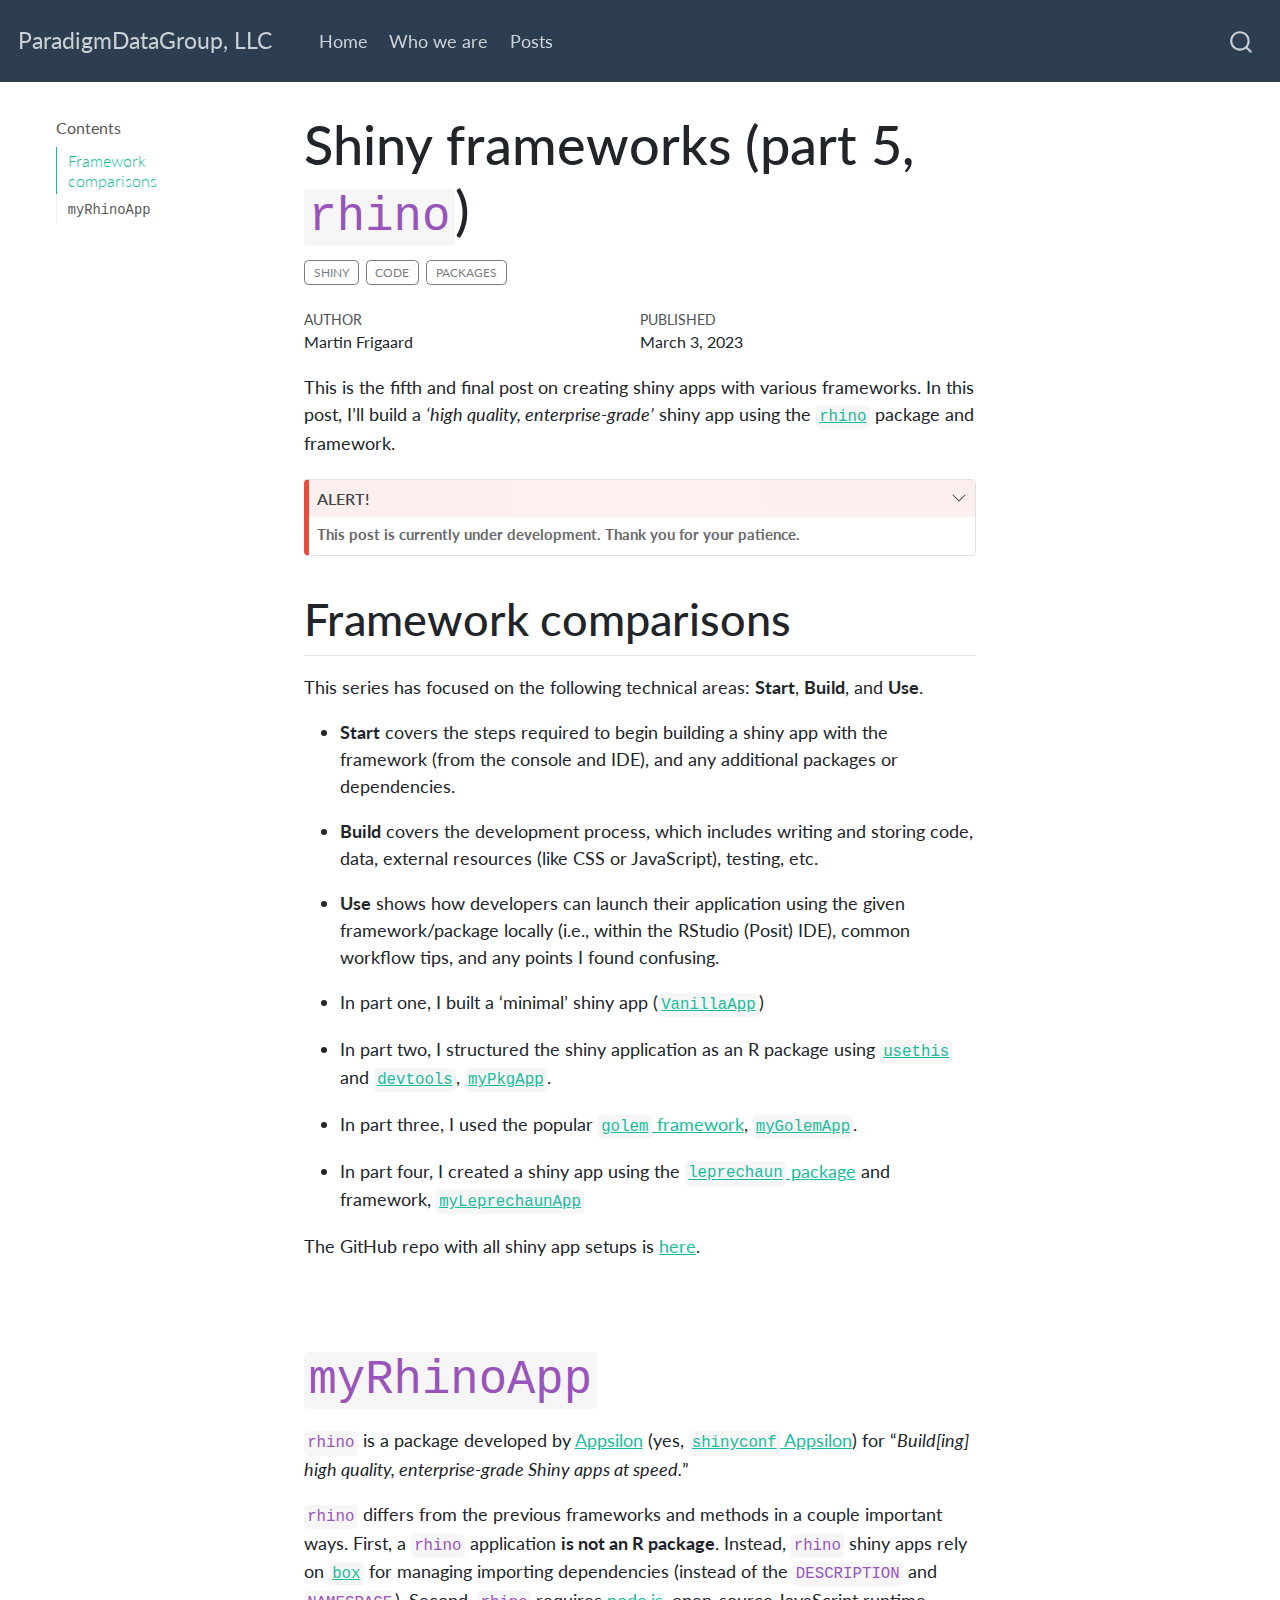
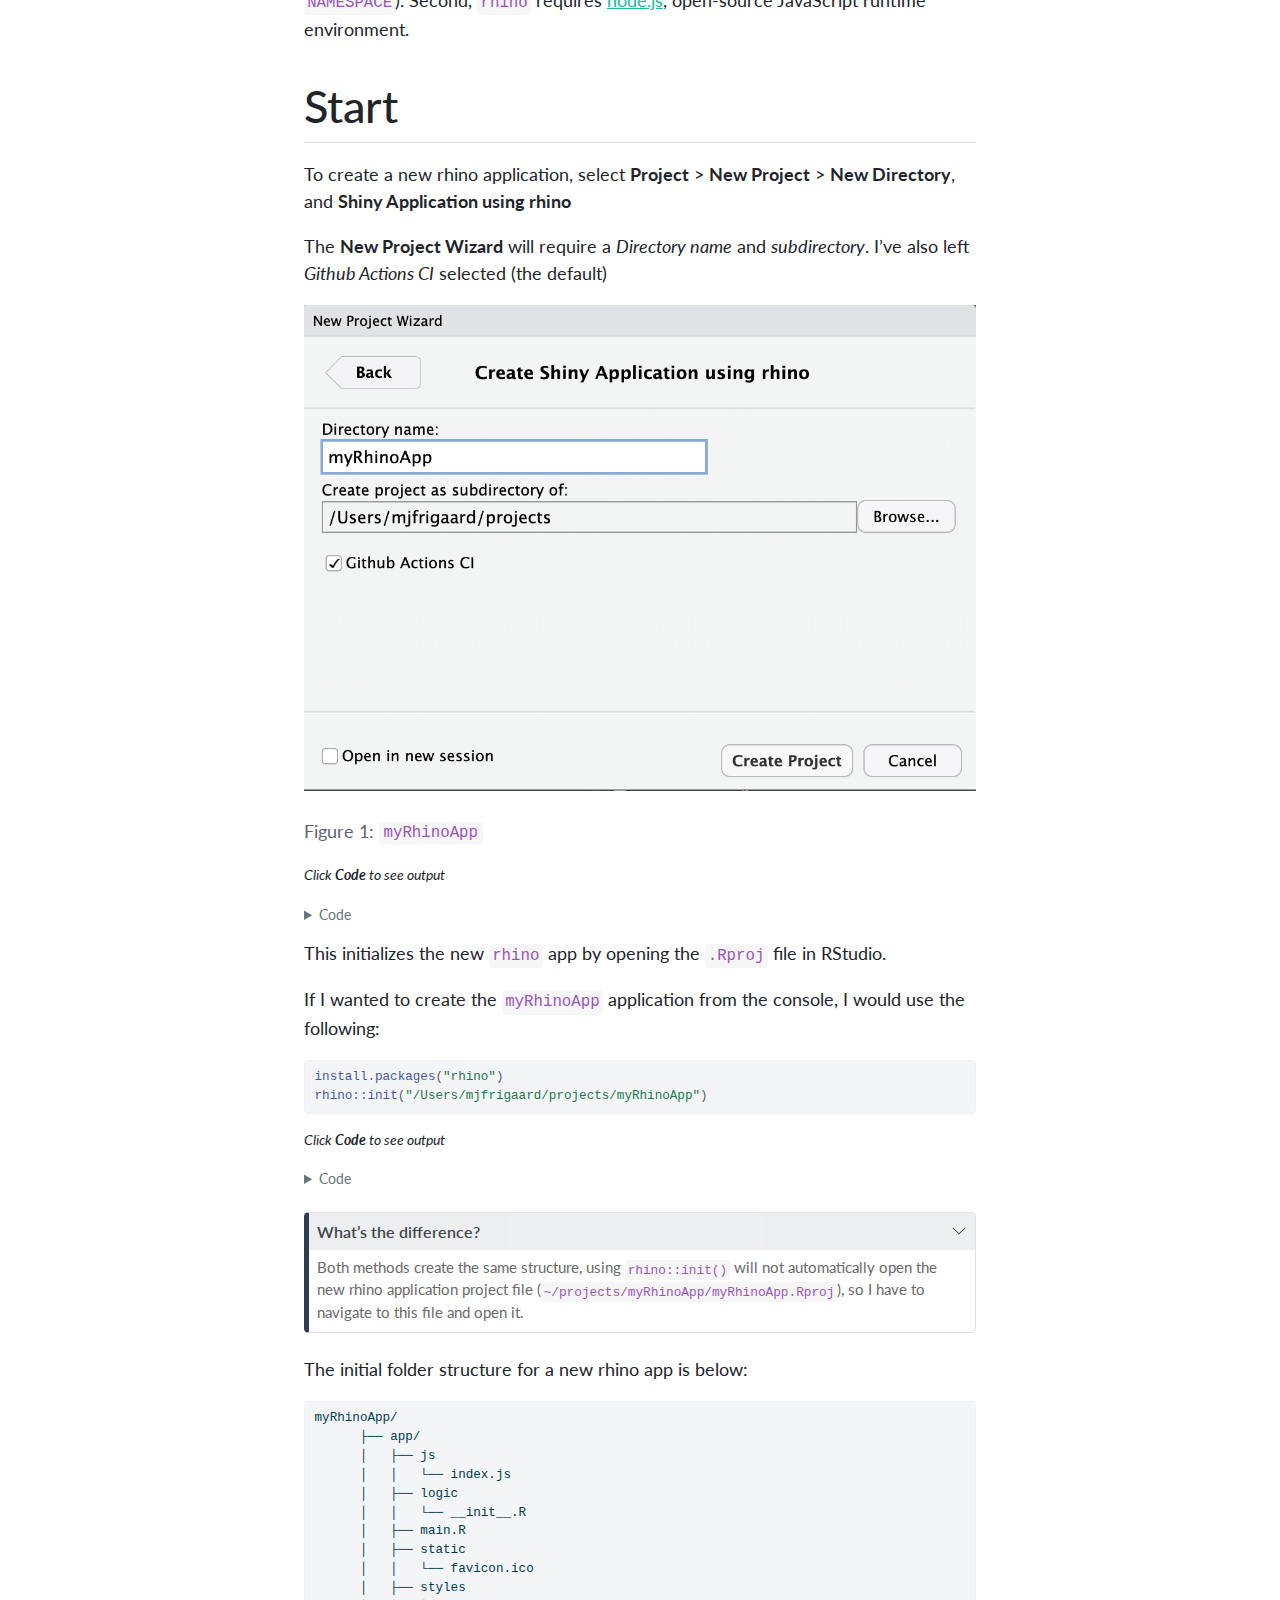
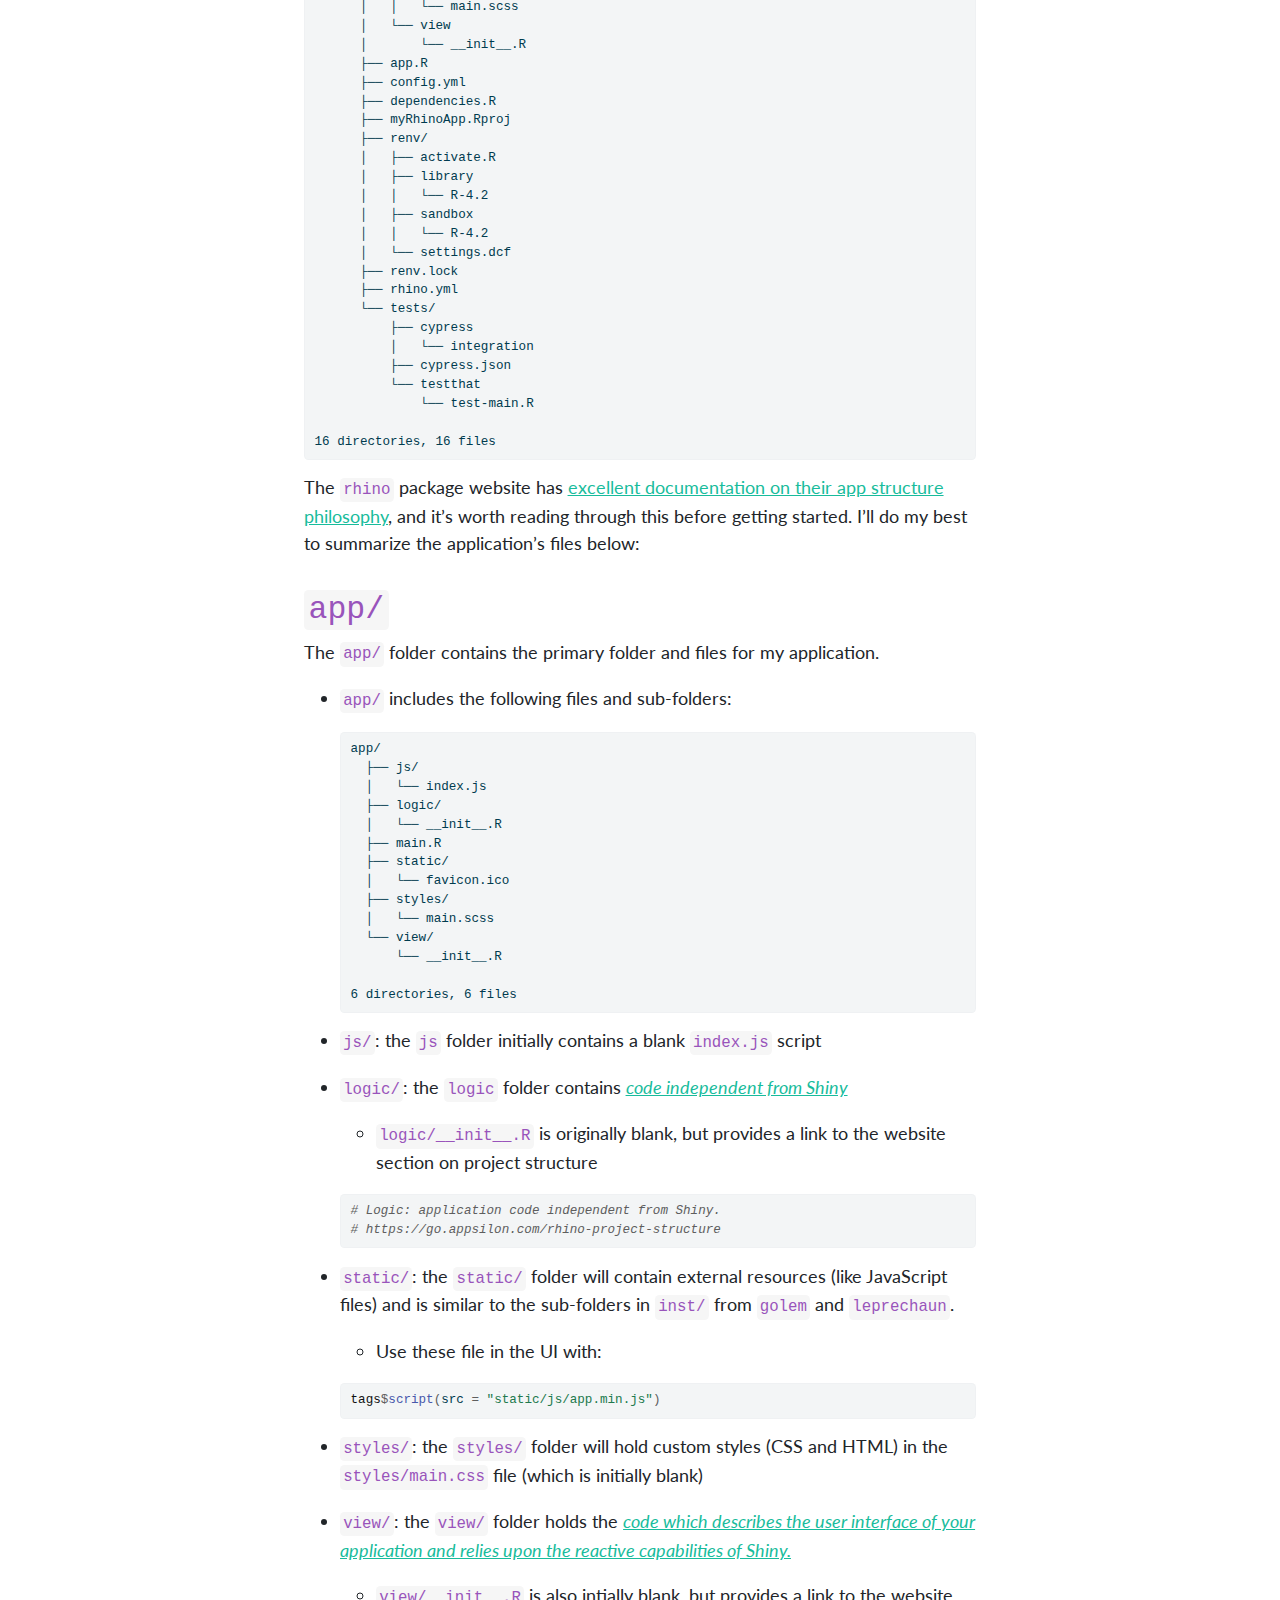
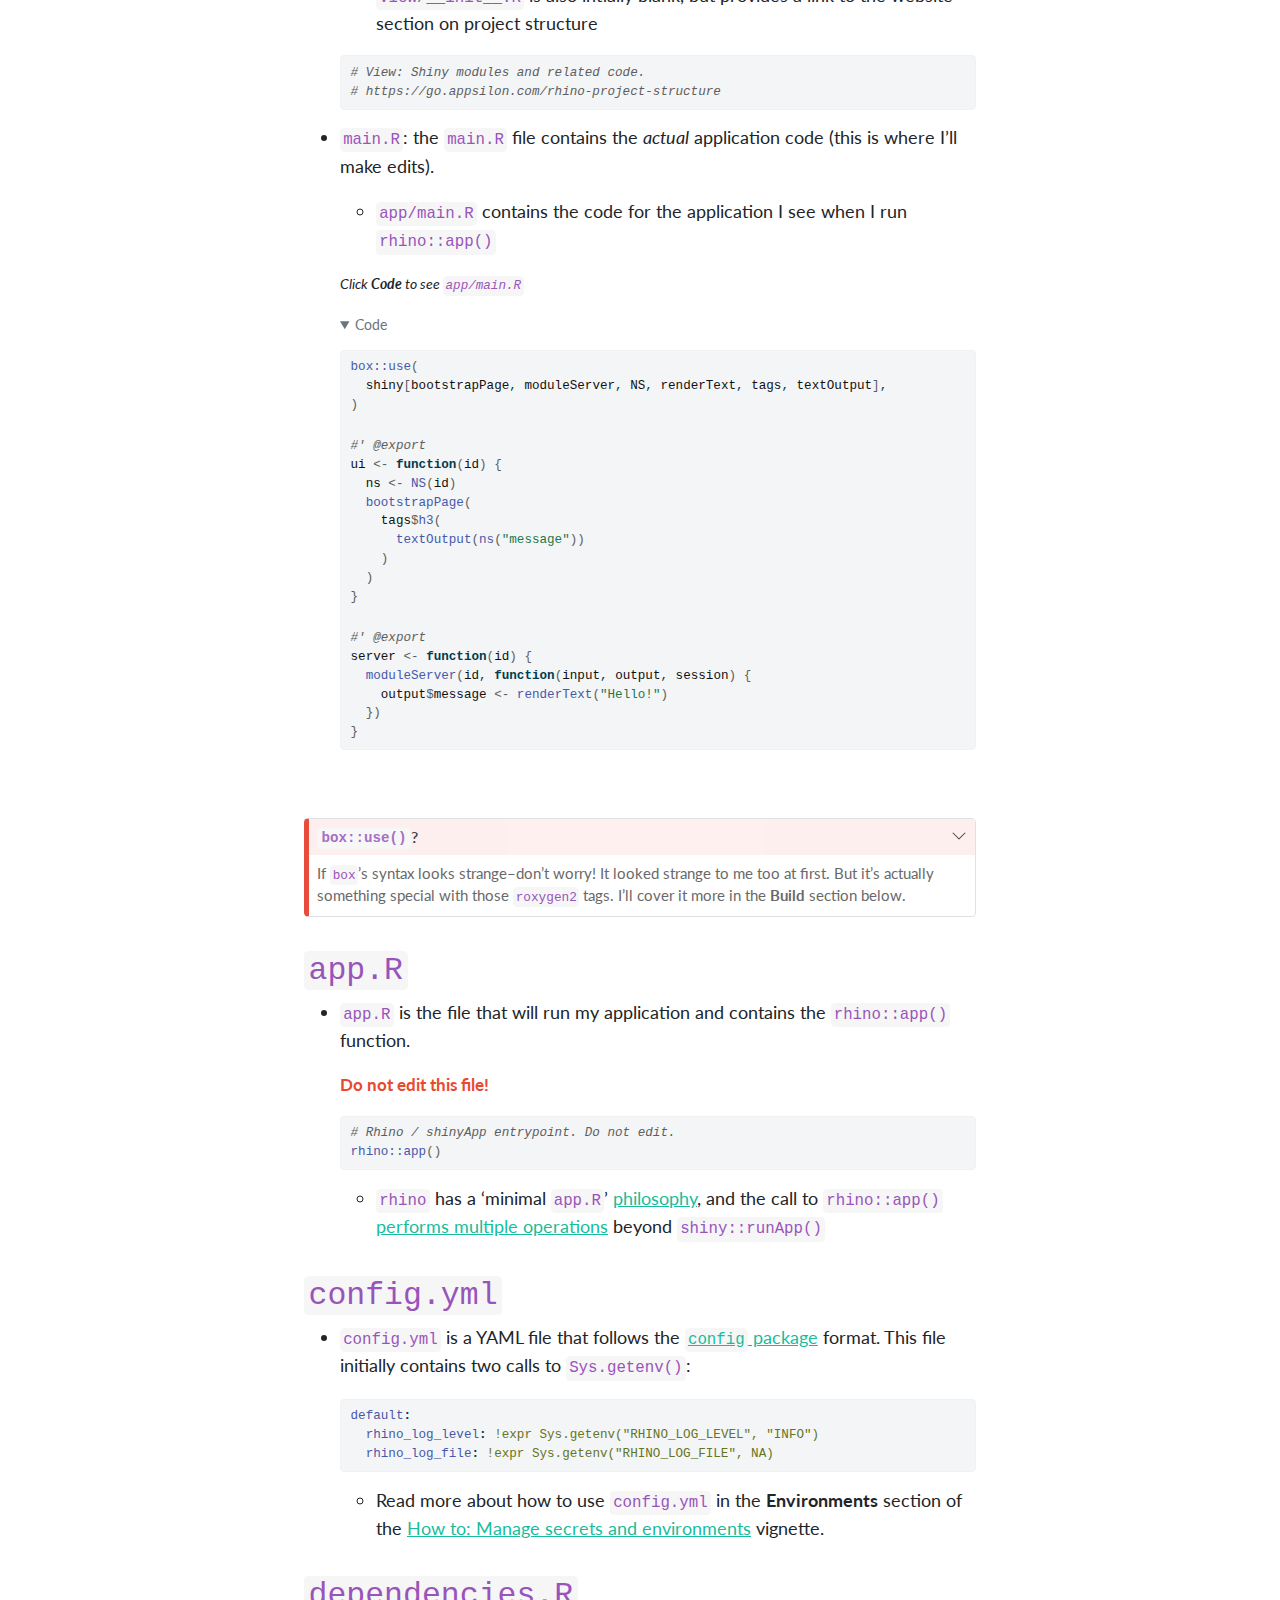
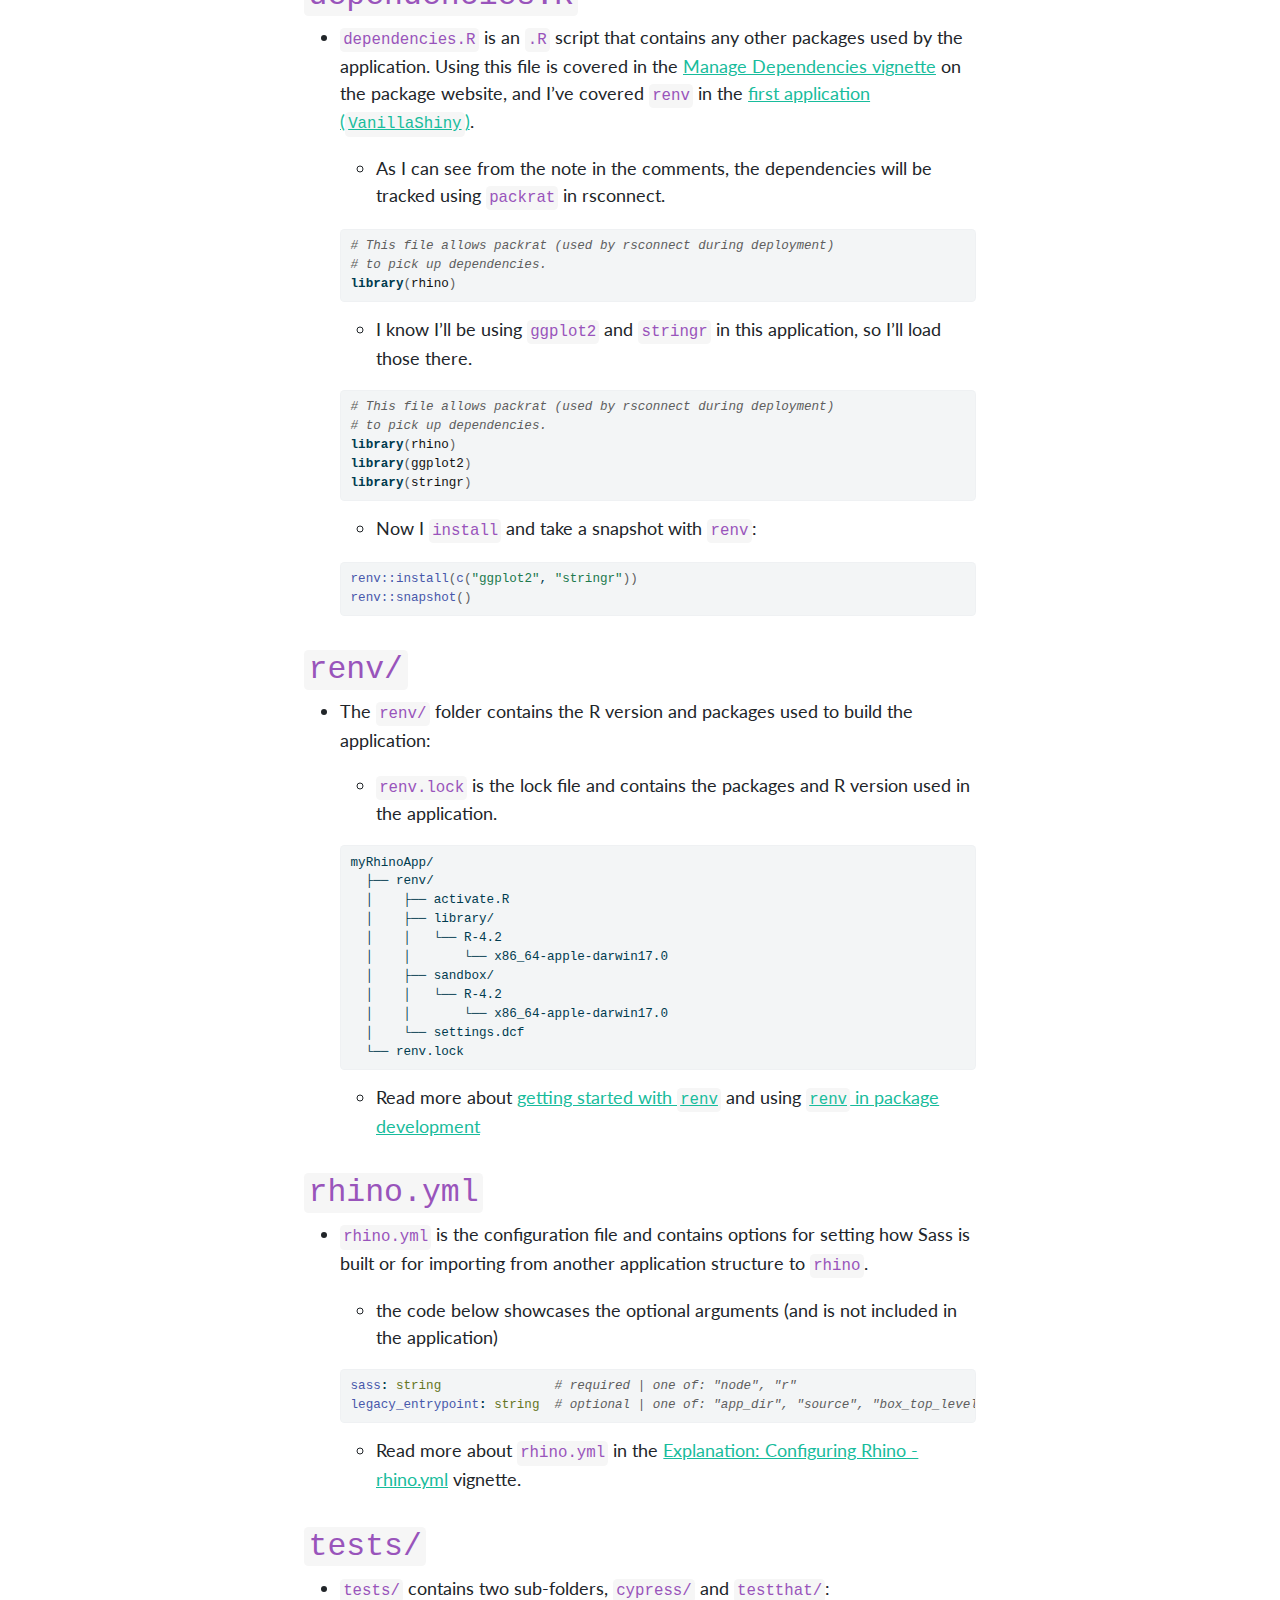
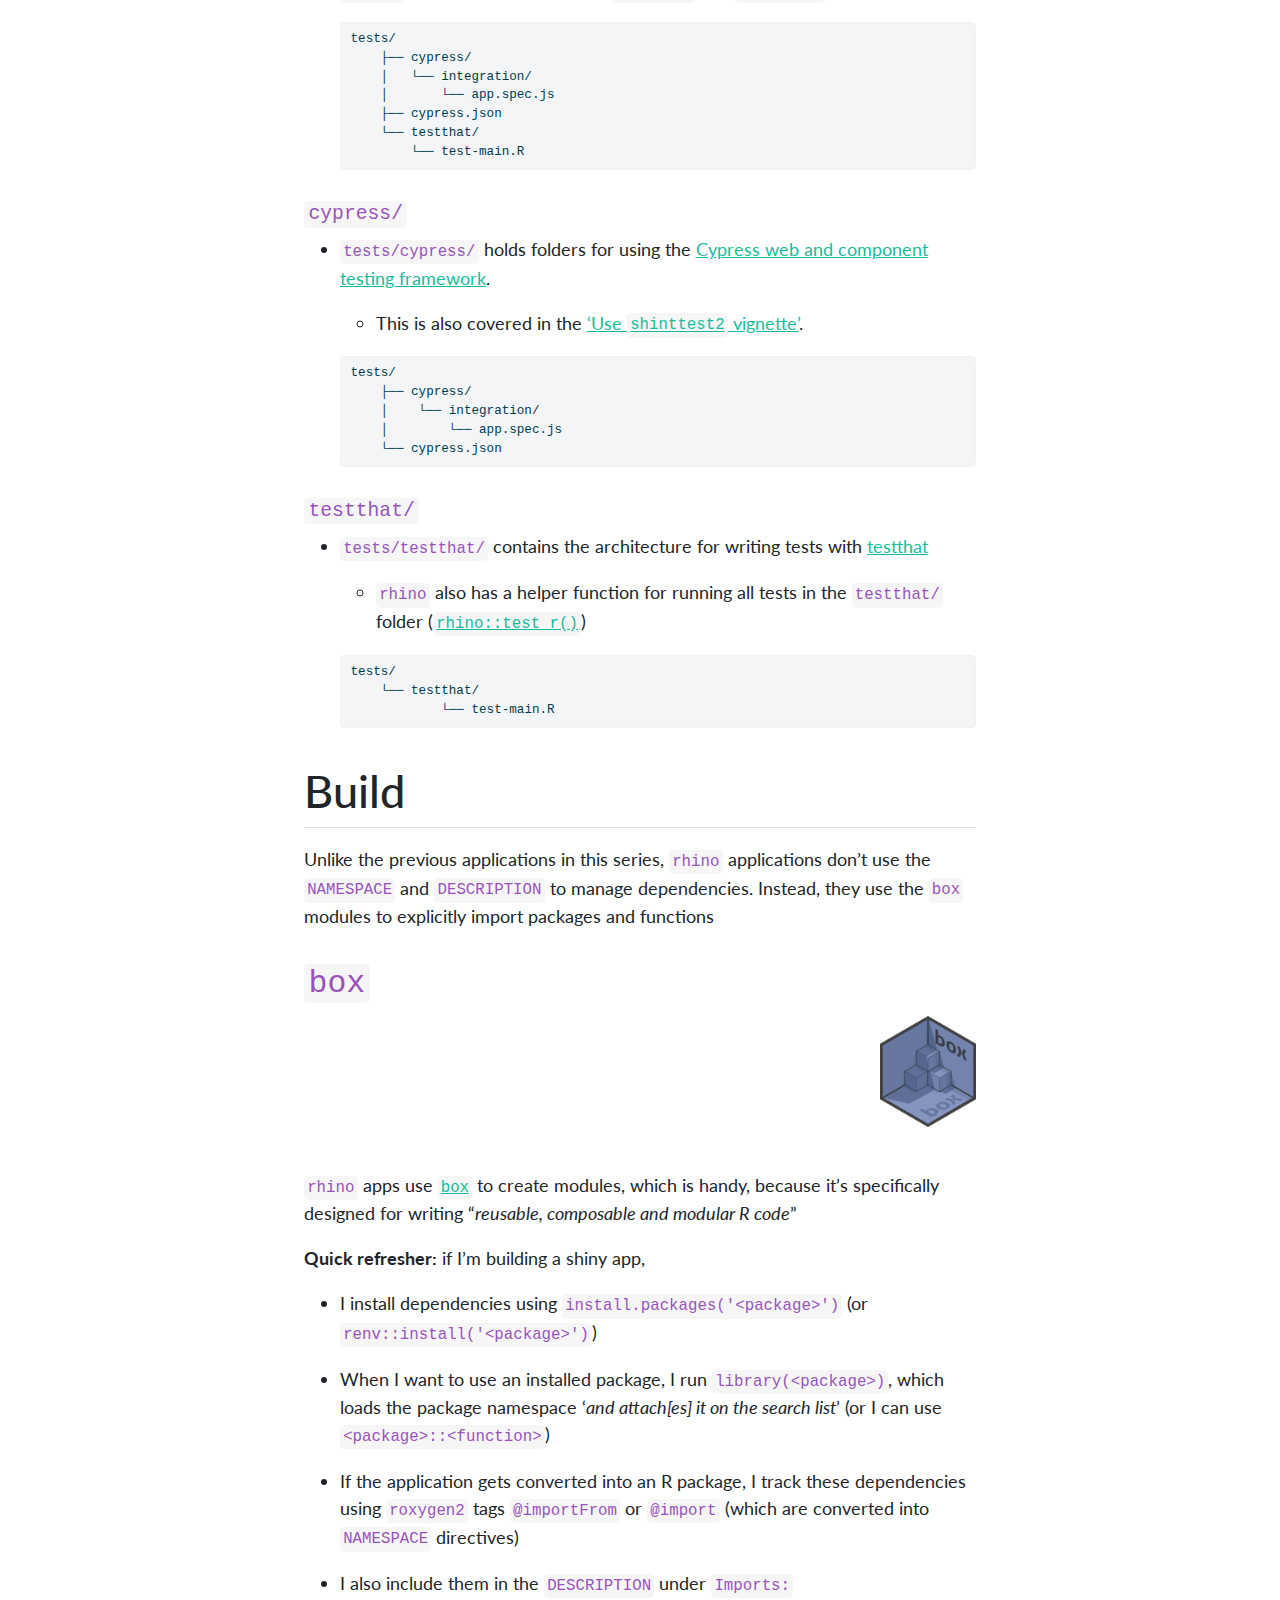
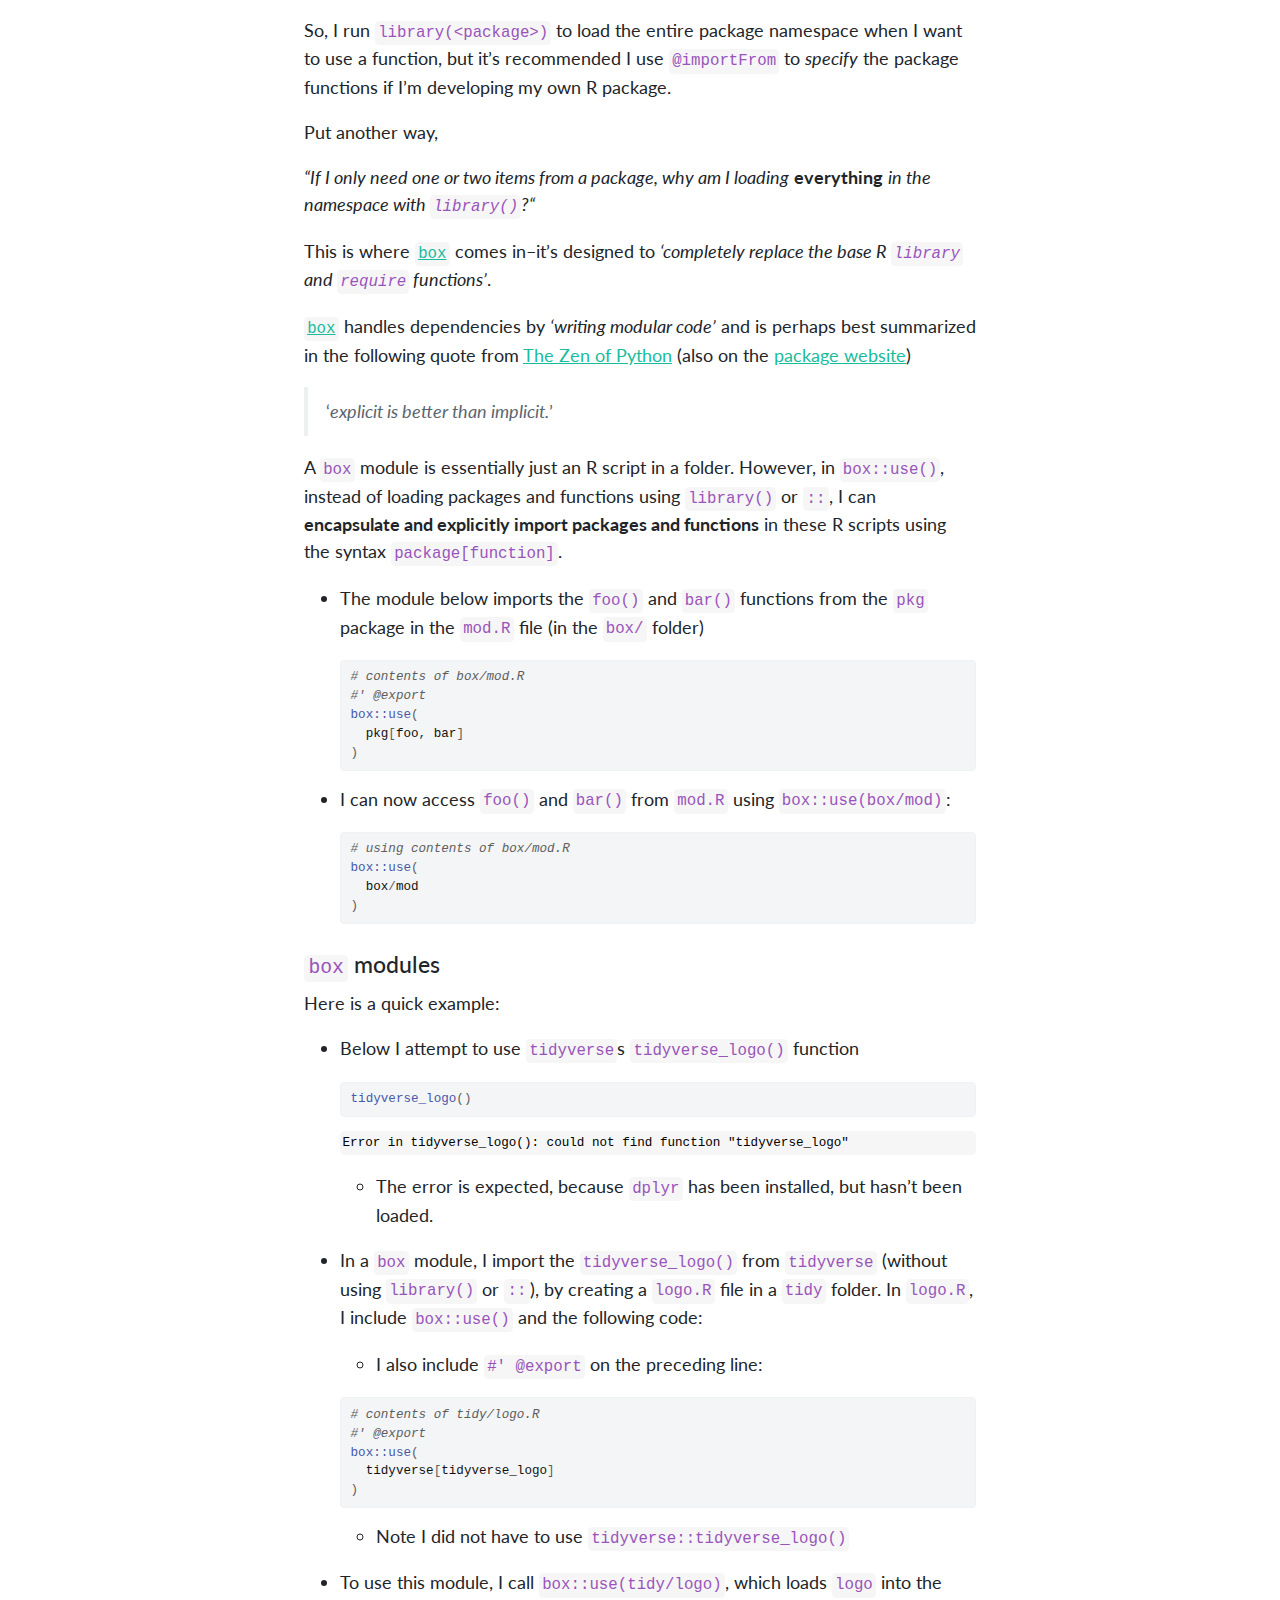
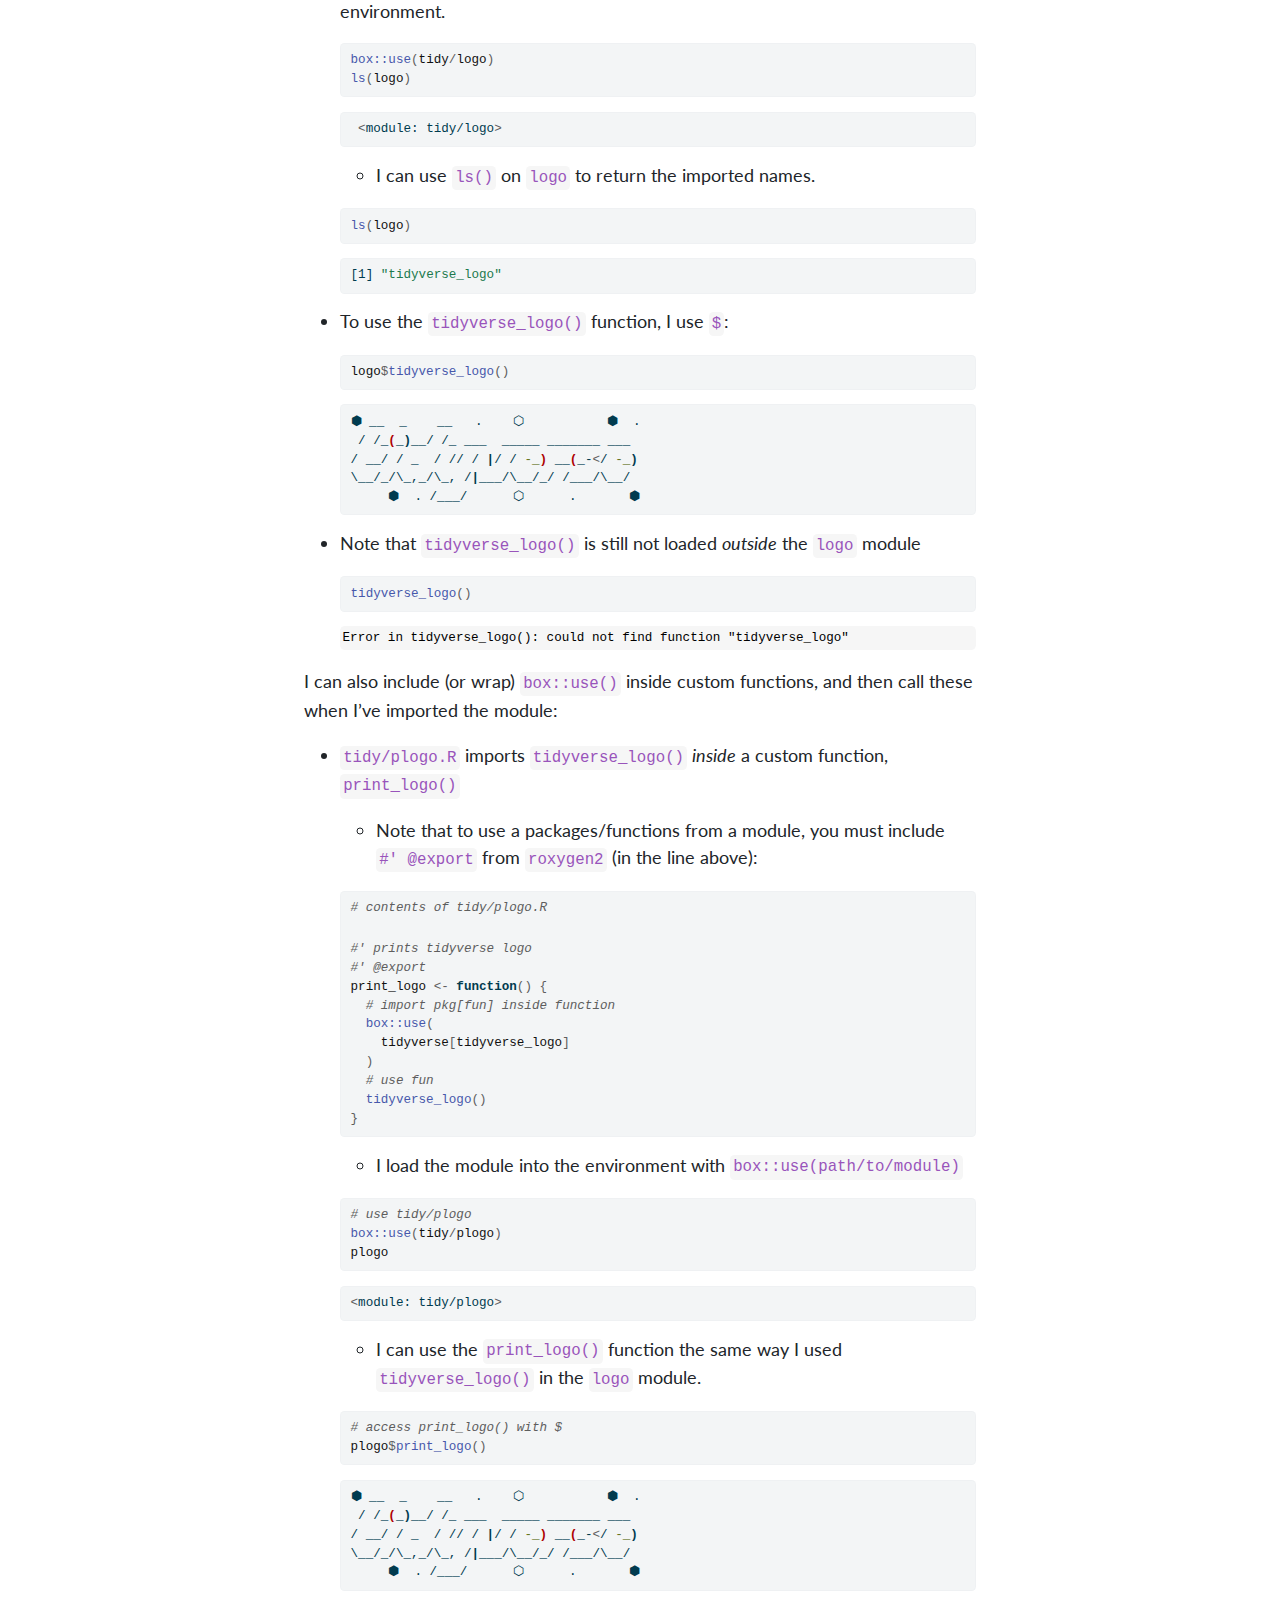
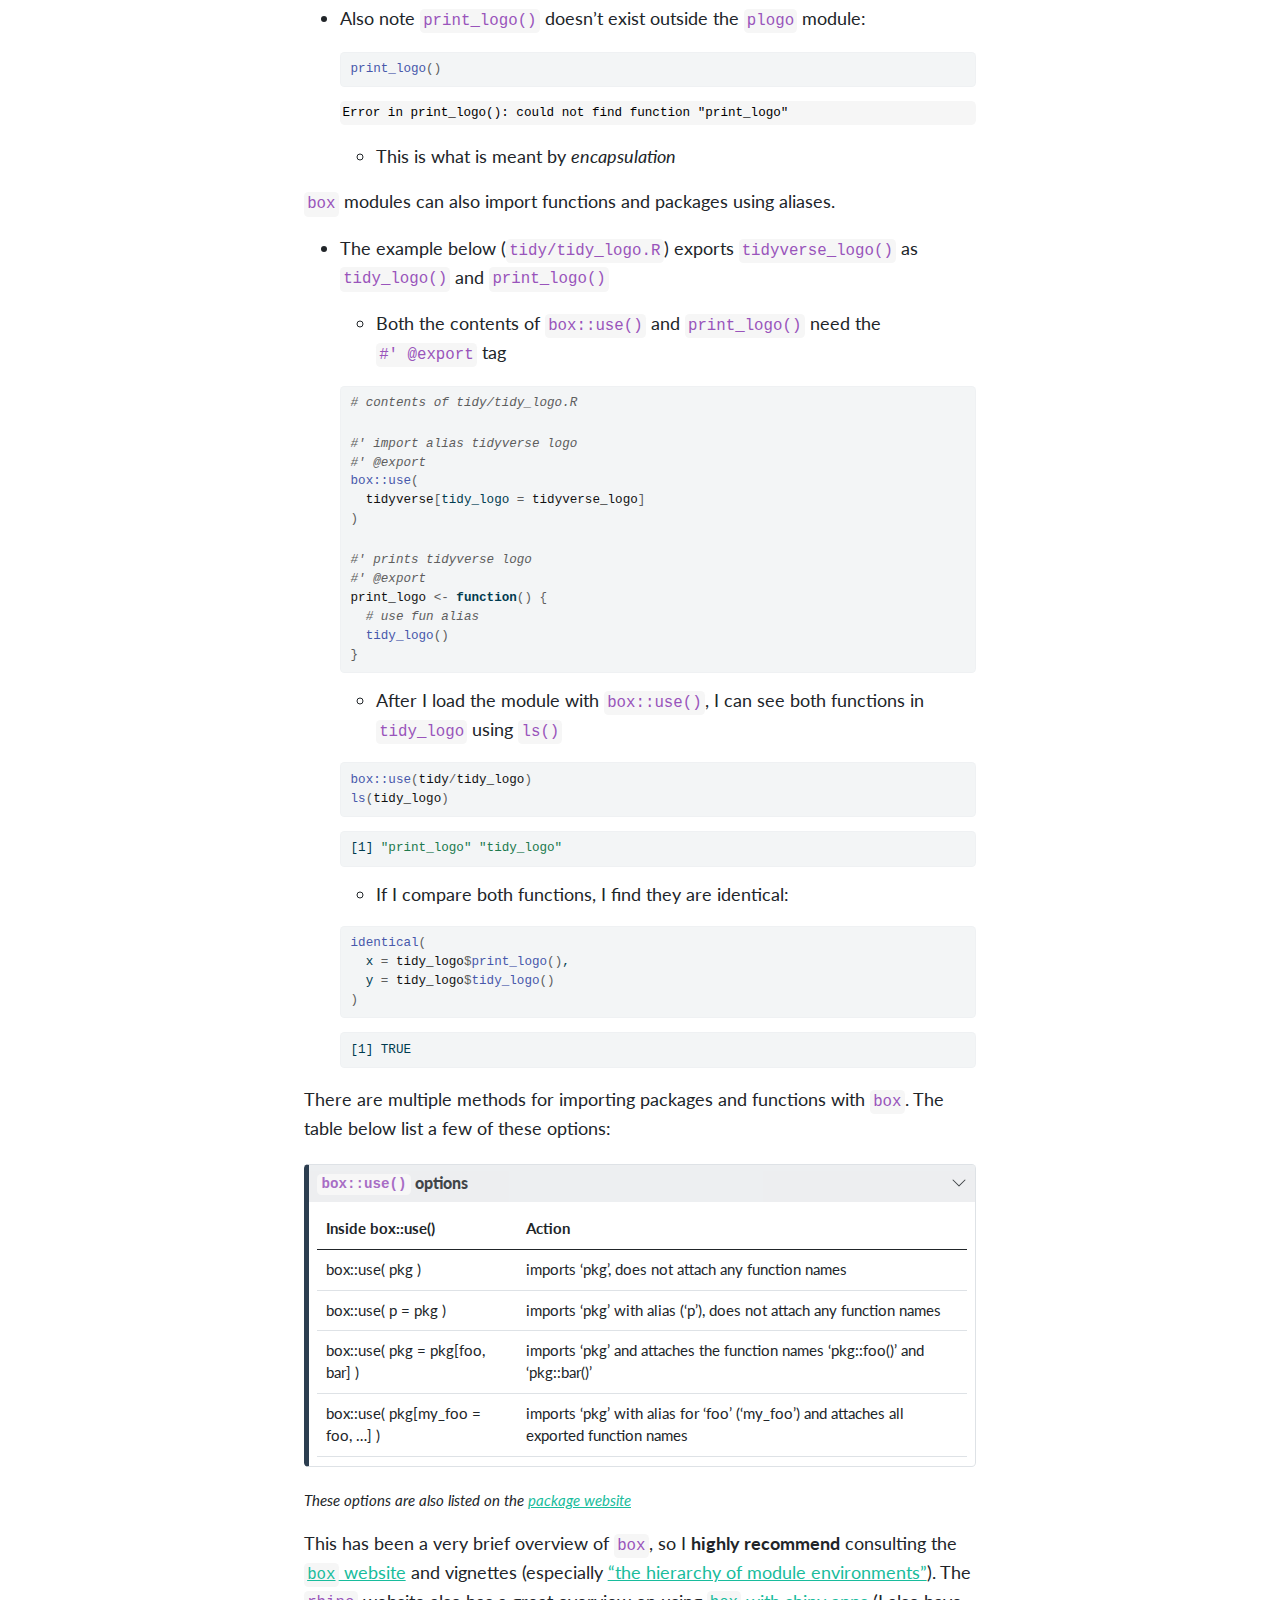
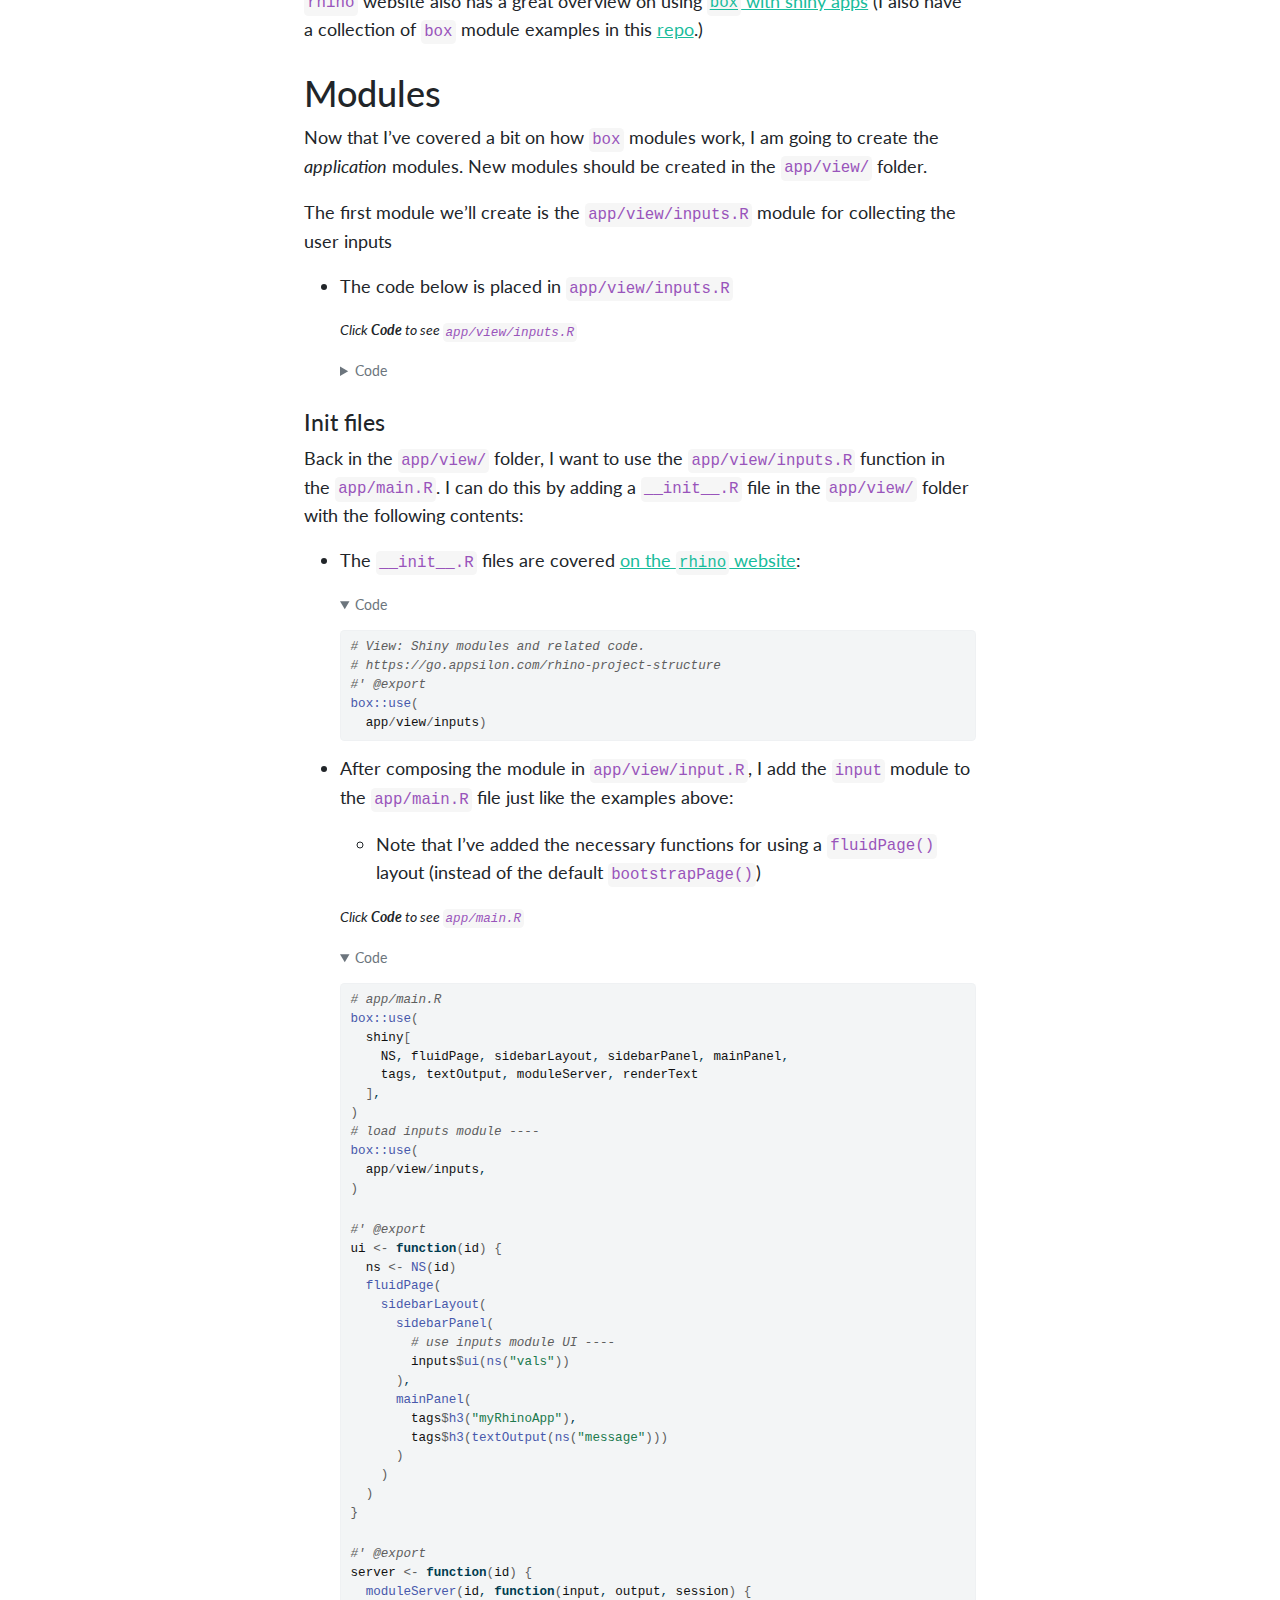
<file: pages/posts/my-rhino-app/my-rhino-app.html>
<!DOCTYPE html>
<html xmlns="http://www.w3.org/1999/xhtml" lang="en" xml:lang="en"><head>
<meta http-equiv="Content-Type" content="text/html; charset=UTF-8">
<meta charset="utf-8">
<meta name="generator" content="quarto-1.1.251">
<meta name="viewport" content="width=device-width, initial-scale=1.0, user-scalable=yes">
<meta name="author" content="Martin Frigaard">
<meta name="dcterms.date" content="2023-03-03">
<title>ParadigmDataGroup, LLC - Shiny frameworks (part 5, rhino)</title>
<style>
code{white-space: pre-wrap;}
span.smallcaps{font-variant: small-caps;}
div.columns{display: flex; gap: min(4vw, 1.5em);}
div.column{flex: auto; overflow-x: auto;}
div.hanging-indent{margin-left: 1.5em; text-indent: -1.5em;}
ul.task-list{list-style: none;}
ul.task-list li input[type="checkbox"] {
  width: 0.8em;
  margin: 0 0.8em 0.2em -1.6em;
  vertical-align: middle;
}
pre > code.sourceCode { white-space: pre; position: relative; }
pre > code.sourceCode > span { display: inline-block; line-height: 1.25; }
pre > code.sourceCode > span:empty { height: 1.2em; }
.sourceCode { overflow: visible; }
code.sourceCode > span { color: inherit; text-decoration: inherit; }
div.sourceCode { margin: 1em 0; }
pre.sourceCode { margin: 0; }
@media screen {
div.sourceCode { overflow: auto; }
}
@media print {
pre > code.sourceCode { white-space: pre-wrap; }
pre > code.sourceCode > span { text-indent: -5em; padding-left: 5em; }
}
pre.numberSource code
  { counter-reset: source-line 0; }
pre.numberSource code > span
  { position: relative; left: -4em; counter-increment: source-line; }
pre.numberSource code > span > a:first-child::before
  { content: counter(source-line);
    position: relative; left: -1em; text-align: right; vertical-align: baseline;
    border: none; display: inline-block;
    -webkit-touch-callout: none; -webkit-user-select: none;
    -khtml-user-select: none; -moz-user-select: none;
    -ms-user-select: none; user-select: none;
    padding: 0 4px; width: 4em;
    color: #aaaaaa;
  }
pre.numberSource { margin-left: 3em; border-left: 1px solid #aaaaaa;  padding-left: 4px; }
div.sourceCode
  {   }
@media screen {
pre > code.sourceCode > span > a:first-child::before { text-decoration: underline; }
}
code span.al { color: #ff0000; font-weight: bold; } /* Alert */
code span.an { color: #60a0b0; font-weight: bold; font-style: italic; } /* Annotation */
code span.at { color: #7d9029; } /* Attribute */
code span.bn { color: #40a070; } /* BaseN */
code span.bu { color: #008000; } /* BuiltIn */
code span.cf { color: #007020; font-weight: bold; } /* ControlFlow */
code span.ch { color: #4070a0; } /* Char */
code span.cn { color: #880000; } /* Constant */
code span.co { color: #60a0b0; font-style: italic; } /* Comment */
code span.cv { color: #60a0b0; font-weight: bold; font-style: italic; } /* CommentVar */
code span.do { color: #ba2121; font-style: italic; } /* Documentation */
code span.dt { color: #902000; } /* DataType */
code span.dv { color: #40a070; } /* DecVal */
code span.er { color: #ff0000; font-weight: bold; } /* Error */
code span.ex { } /* Extension */
code span.fl { color: #40a070; } /* Float */
code span.fu { color: #06287e; } /* Function */
code span.im { color: #008000; font-weight: bold; } /* Import */
code span.in { color: #60a0b0; font-weight: bold; font-style: italic; } /* Information */
code span.kw { color: #007020; font-weight: bold; } /* Keyword */
code span.op { color: #666666; } /* Operator */
code span.ot { color: #007020; } /* Other */
code span.pp { color: #bc7a00; } /* Preprocessor */
code span.sc { color: #4070a0; } /* SpecialChar */
code span.ss { color: #bb6688; } /* SpecialString */
code span.st { color: #4070a0; } /* String */
code span.va { color: #19177c; } /* Variable */
code span.vs { color: #4070a0; } /* VerbatimString */
code span.wa { color: #60a0b0; font-weight: bold; font-style: italic; } /* Warning */
</style>

<script src="../../../site_libs/quarto-nav/quarto-nav.js"></script>
<script src="../../../site_libs/quarto-nav/headroom.min.js"></script>
<script src="../../../site_libs/clipboard/clipboard.min.js"></script>
<script src="../../../site_libs/quarto-search/autocomplete.umd.js"></script>
<script src="../../../site_libs/quarto-search/fuse.min.js"></script>
<script src="../../../site_libs/quarto-search/quarto-search.js"></script>
<meta name="quarto:offset" content="../../../">
<script src="../../../site_libs/quarto-html/quarto.js"></script>
<script src="../../../site_libs/quarto-html/popper.min.js"></script>
<script src="../../../site_libs/quarto-html/tippy.umd.min.js"></script>
<script src="../../../site_libs/quarto-html/anchor.min.js"></script>
<link href="../../../site_libs/quarto-html/tippy.css" rel="stylesheet">
<link href="../../../site_libs/quarto-html/quarto-syntax-highlighting.css" rel="stylesheet" id="quarto-text-highlighting-styles">
<script src="../../../site_libs/bootstrap/bootstrap.min.js"></script>
<link href="../../../site_libs/bootstrap/bootstrap-icons.css" rel="stylesheet">
<link href="../../../site_libs/bootstrap/bootstrap.min.css" rel="stylesheet" id="quarto-bootstrap" data-mode="light"><script id="quarto-search-options" type="application/json">{
  "location": "navbar",
  "copy-button": false,
  "collapse-after": 3,
  "panel-placement": "end",
  "type": "overlay",
  "limit": 20,
  "language": {
    "search-no-results-text": "No results",
    "search-matching-documents-text": "matching documents",
    "search-copy-link-title": "Copy link to search",
    "search-hide-matches-text": "Hide additional matches",
    "search-more-match-text": "more match in this document",
    "search-more-matches-text": "more matches in this document",
    "search-clear-button-title": "Clear",
    "search-detached-cancel-button-title": "Cancel",
    "search-submit-button-title": "Submit"
  }
}</script><link rel="stylesheet" href="../../../styles.css">
</head>
<body class="floating nav-fixed">

<div id="quarto-search-results"></div>
  <header id="quarto-header" class="headroom fixed-top"><nav class="navbar navbar-expand-lg navbar-dark "><div class="navbar-container container-fluid">
      <div class="navbar-brand-container">
    <a class="navbar-brand" href="../../../index.html">
    <span class="navbar-title">ParadigmDataGroup, LLC</span>
    </a>
  </div>
          <button class="navbar-toggler" type="button" data-bs-toggle="collapse" data-bs-target="#navbarCollapse" aria-controls="navbarCollapse" aria-expanded="false" aria-label="Toggle navigation" onclick="if (window.quartoToggleHeadroom) { window.quartoToggleHeadroom(); }">
  <span class="navbar-toggler-icon"></span>
</button>
          <div class="collapse navbar-collapse" id="navbarCollapse">
            <ul class="navbar-nav navbar-nav-scroll me-auto">
<li class="nav-item">
    <a class="nav-link" href="../../../index.html">Home</a>
  </li>  
  <li class="nav-item">
    <a class="nav-link" href="../../../about.html">Who we are</a>
  </li>  
  <li class="nav-item">
    <a class="nav-link" href="../../../listings.html">Posts</a>
  </li>  
</ul>
<div id="quarto-search" class="" title="Search"></div>
          </div> <!-- /navcollapse -->
      </div> <!-- /container-fluid -->
    </nav></header><!-- content --><div id="quarto-content" class="quarto-container page-columns page-rows-contents page-layout-article page-navbar">
<!-- sidebar -->
  <nav id="quarto-sidebar" class="sidebar collapse sidebar-navigation floating overflow-auto"><nav id="TOC" role="doc-toc" class="toc-active"><h2 id="toc-title">Contents</h2>
   
  <ul>
<li><a href="#framework-comparisons" id="toc-framework-comparisons" class="nav-link active" data-scroll-target="#framework-comparisons">Framework comparisons</a></li>
  <li>
<a href="#myrhinoapp" id="toc-myrhinoapp" class="nav-link" data-scroll-target="#myrhinoapp"><code>myRhinoApp</code></a>
  <ul>
<li>
<a href="#start" id="toc-start" class="nav-link" data-scroll-target="#start">Start</a>
  <ul>
<li><a href="#app" id="toc-app" class="nav-link" data-scroll-target="#app"><code>app/</code></a></li>
  <li><a href="#app.r" id="toc-app.r" class="nav-link" data-scroll-target="#app.r"><code>app.R</code></a></li>
  <li><a href="#config.yml" id="toc-config.yml" class="nav-link" data-scroll-target="#config.yml"><code>config.yml</code></a></li>
  <li><a href="#dependencies.r" id="toc-dependencies.r" class="nav-link" data-scroll-target="#dependencies.r"><code>dependencies.R</code></a></li>
  <li><a href="#renv" id="toc-renv" class="nav-link" data-scroll-target="#renv"><code>renv/</code></a></li>
  <li><a href="#rhino.yml" id="toc-rhino.yml" class="nav-link" data-scroll-target="#rhino.yml"><code>rhino.yml</code></a></li>
  <li>
<a href="#tests" id="toc-tests" class="nav-link" data-scroll-target="#tests"><code>tests/</code></a>
  <ul class="collapse">
<li><a href="#cypress" id="toc-cypress" class="nav-link" data-scroll-target="#cypress"><code>cypress/</code></a></li>
  <li><a href="#testthat" id="toc-testthat" class="nav-link" data-scroll-target="#testthat"><code>testthat/</code></a></li>
  </ul>
</li>
  </ul>
</li>
  <li>
<a href="#build" id="toc-build" class="nav-link" data-scroll-target="#build">Build</a>
  <ul>
<li>
<a href="#box" id="toc-box" class="nav-link" data-scroll-target="#box"><code>box</code></a>
  <ul class="collapse">
<li><a href="#box-modules" id="toc-box-modules" class="nav-link" data-scroll-target="#box-modules"><code>box</code> modules</a></li>
  </ul>
</li>
  <li>
<a href="#modules" id="toc-modules" class="nav-link" data-scroll-target="#modules">Modules</a>
  <ul class="collapse">
<li><a href="#init-files" id="toc-init-files" class="nav-link" data-scroll-target="#init-files">Init files</a></li>
  <li><a href="#logic" id="toc-logic" class="nav-link" data-scroll-target="#logic">Logic</a></li>
  </ul>
</li>
  <li><a href="#external-scripts" id="toc-external-scripts" class="nav-link" data-scroll-target="#external-scripts">External scripts</a></li>
  </ul>
</li>
  <li><a href="#use" id="toc-use" class="nav-link" data-scroll-target="#use">Use</a></li>
  </ul>
</li>
  </ul></nav>
</nav><!-- margin-sidebar --><div id="quarto-margin-sidebar" class="sidebar margin-sidebar">
    </div>
<!-- main -->
<main class="content" id="quarto-document-content"><header id="title-block-header" class="quarto-title-block default"><div class="quarto-title">
<h1 class="title">Shiny frameworks (part 5, <code>rhino</code>)</h1>
  <div class="quarto-categories">
    <div class="quarto-category">shiny</div>
    <div class="quarto-category">code</div>
    <div class="quarto-category">packages</div>
  </div>
  </div>



<div class="quarto-title-meta">

    <div>
    <div class="quarto-title-meta-heading">Author</div>
    <div class="quarto-title-meta-contents">
             <p>Martin Frigaard </p>
          </div>
  </div>
    
    <div>
    <div class="quarto-title-meta-heading">Published</div>
    <div class="quarto-title-meta-contents">
      <p class="date">March 3, 2023</p>
    </div>
  </div>
    
  </div>
  

</header><!--
https://mjfrigaard.github.io/posts/vanilla-shiny/

https://mjfrigaard.github.io/posts/my-pkg-app/

https://mjfrigaard.github.io/posts/my-golem-app/

https://mjfrigaard.github.io/posts/my-leprechaun-app/

https://mjfrigaard.github.io/posts/my-rhino-app/
--><p>This is the fifth and final post on creating shiny apps with various frameworks. In this post, I’ll build a <em>‘high quality, enterprise-grade’</em> shiny app using the <a href="https://appsilon.github.io/rhino/index.html"><code>rhino</code></a> package and framework.</p>
<div class="callout-important callout callout-style-default no-icon callout-captioned">
<div class="callout-header d-flex align-content-center" data-bs-toggle="collapse" data-bs-target=".callout-1-contents" aria-controls="callout-1" aria-expanded="true" aria-label="Toggle callout">
<div class="callout-icon-container">
<i class="callout-icon no-icon"></i>
</div>
<div class="callout-caption-container flex-fill">
ALERT!
</div>
<div class="callout-btn-toggle d-inline-block border-0 py-1 ps-1 pe-0 float-end"><i class="callout-toggle"></i></div>
</div>
<div id="callout-1" class="callout-1-contents callout-collapse collapse show">
<div class="callout-body-container callout-body">
<div style="font-size: 0.90em; color: #696969;">
<p><strong>This post is currently under development. Thank you for your patience.</strong></p>
</div>
</div>
</div>
</div>
<section id="framework-comparisons" class="level2"><h2 class="anchored" data-anchor-id="framework-comparisons">Framework comparisons</h2>
<p>This series has focused on the following technical areas: <strong>Start</strong>, <strong>Build</strong>, and <strong>Use</strong>.</p>
<ul>
<li><p><strong>Start</strong> covers the steps required to begin building a shiny app with the framework (from the console and IDE), and any additional packages or dependencies.</p></li>
<li><p><strong>Build</strong> covers the development process, which includes writing and storing code, data, external resources (like CSS or JavaScript), testing, etc.</p></li>
<li><p><strong>Use</strong> shows how developers can launch their application using the given framework/package locally (i.e., within the RStudio (Posit) IDE), common workflow tips, and any points I found confusing.</p></li>
<li><p>In part one, I built a ‘minimal’ shiny app (<a href="https://mjfrigaard.github.io/posts/vanilla-shiny/"><code>VanillaApp</code></a>)</p></li>
<li><p>In part two, I structured the shiny application as an R package using <a href="https://usethis.r-lib.org/"><code>usethis</code></a> and <a href="https://devtools.r-lib.org/"><code>devtools</code></a>, <a href="https://mjfrigaard.github.io/posts/my-pkg-app/"><code>myPkgApp</code></a>.</p></li>
<li><p>In part three, I used the popular <a href="https://thinkr-open.github.io/golem/"><code>golem</code> framework</a>, <a href="https://mjfrigaard.github.io/posts/my-golem-app/"><code>myGolemApp</code></a>.</p></li>
<li><p>In part four, I created a shiny app using the <a href="https://leprechaun.opifex.org/#/"><code>leprechaun</code> package</a> and framework, <a href="https://mjfrigaard.github.io/posts/my-leprechaun-app/"><code>myLeprechaunApp</code></a></p></li>
</ul>
<p>The GitHub repo with all shiny app setups is <a href="https://github.com/mjfrigaard/shiny-app-setups">here</a>.</p>
<p><br></p>
</section><section id="myrhinoapp" class="level1"><h1><code>myRhinoApp</code></h1>
<p><code>rhino</code> is a package developed by <a href="https://appsilon.com/">Appsilon</a> (yes, <a href="https://shinyconf.appsilon.com/"><code>shinyconf</code> Appsilon</a>) for “<em>Build[ing] high quality, enterprise-grade Shiny apps at speed.</em>”</p>
<p><code>rhino</code> differs from the previous frameworks and methods in a couple important ways. First, a <code>rhino</code> application <strong>is not an R package</strong>. Instead, <code>rhino</code> shiny apps rely on <a href="https://klmr.me/box/"><code>box</code></a> for managing importing dependencies (instead of the <code>DESCRIPTION</code> and <code>NAMESPACE</code>). Second, <code>rhino</code> requires <a href="https://www.wikiwand.com/en/Node.js">node.js</a>, open-source JavaScript runtime environment.</p>
<section id="start" class="level2"><h2 class="anchored" data-anchor-id="start">Start</h2>
<p>To create a new rhino application, select <strong>Project</strong> &gt; <strong>New Project</strong> &gt; <strong>New Directory</strong>, and <strong>Shiny Application using rhino</strong></p>
<p>The <strong>New Project Wizard</strong> will require a <em>Directory name</em> and <em>subdirectory</em>. I’ve also left <em>Github Actions CI</em> selected (the default)</p>
<div id="fig-rhino-setup" class="quarto-figure quarto-figure-center anchored">
<figure class="figure"><div class="quarto-figure quarto-figure-center">
<figure class="figure"><p><img src="rhino-setup.png" style="width:100.0%;height:100.0%" class="figure-img"></p>
</figure>
</div>
<p></p><figcaption class="figure-caption">Figure&nbsp;1: <code>myRhinoApp</code></figcaption><p></p>
</figure>
</div>
<div style="font-size: 0.80em;">
<p><em>Click <strong>Code</strong> to see output</em></p>
</div>
<div style="font-size: 0.80em;">
<div class="cell">
<details><summary>Code</summary><div class="sourceCode cell-code" id="cb1"><pre class="sourceCode bash code-with-copy"><code class="sourceCode bash"><span id="cb1-1"><a href="#cb1-1" aria-hidden="true" tabindex="-1"></a><span class="ex">*</span> Initializing project ...</span>
<span id="cb1-2"><a href="#cb1-2" aria-hidden="true" tabindex="-1"></a><span class="ex">*</span> Discovering package dependencies ... Done!</span>
<span id="cb1-3"><a href="#cb1-3" aria-hidden="true" tabindex="-1"></a><span class="ex">*</span> Copying packages into the cache ... Done!</span>
<span id="cb1-4"><a href="#cb1-4" aria-hidden="true" tabindex="-1"></a><span class="ex">The</span> following package<span class="er">(</span><span class="ex">s</span><span class="kw">)</span> <span class="ex">will</span> be updated in the lockfile:</span>
<span id="cb1-5"><a href="#cb1-5" aria-hidden="true" tabindex="-1"></a></span>
<span id="cb1-6"><a href="#cb1-6" aria-hidden="true" tabindex="-1"></a><span class="co"># CRAN ===============================</span></span>
<span id="cb1-7"><a href="#cb1-7" aria-hidden="true" tabindex="-1"></a><span class="ex">-</span> R.cache        [<span class="pp">*</span> <span class="at">-</span><span class="op">&gt;</span> 0.16.0]</span>
<span id="cb1-8"><a href="#cb1-8" aria-hidden="true" tabindex="-1"></a><span class="ex">-</span> R.methodsS3    [<span class="pp">*</span> <span class="at">-</span><span class="op">&gt;</span> 1.8.2]</span>
<span id="cb1-9"><a href="#cb1-9" aria-hidden="true" tabindex="-1"></a></span>
<span id="cb1-10"><a href="#cb1-10" aria-hidden="true" tabindex="-1"></a>  <span class="op">&lt;</span> <span class="op">&lt;</span> <span class="op">&lt;</span> <span class="op">&lt;</span> <span class="op">&lt;</span> <span class="op">&lt;</span> <span class="op">&lt;</span> OMITTED <span class="op">&gt;</span> <span class="op">&gt;</span> <span class="op">&gt;</span> <span class="op">&gt;</span> <span class="op">&gt;</span> <span class="op">&gt;</span> <span class="op">&gt;</span> <span class="op">&gt;</span></span>
<span id="cb1-11"><a href="#cb1-11" aria-hidden="true" tabindex="-1"></a></span>
<span id="cb1-12"><a href="#cb1-12" aria-hidden="true" tabindex="-1"></a><span class="ex">-</span> xtable         [<span class="pp">*</span> <span class="at">-</span><span class="op">&gt;</span> 1.8-4]</span>
<span id="cb1-13"><a href="#cb1-13" aria-hidden="true" tabindex="-1"></a><span class="ex">-</span> yaml           [<span class="pp">*</span> <span class="at">-</span><span class="op">&gt;</span> 2.3.7]</span>
<span id="cb1-14"><a href="#cb1-14" aria-hidden="true" tabindex="-1"></a></span>
<span id="cb1-15"><a href="#cb1-15" aria-hidden="true" tabindex="-1"></a><span class="co"># GitHub =============================</span></span>
<span id="cb1-16"><a href="#cb1-16" aria-hidden="true" tabindex="-1"></a><span class="ex">-</span> box            [<span class="pp">*</span> <span class="at">-</span><span class="op">&gt;</span> klmr/box@dev]</span>
<span id="cb1-17"><a href="#cb1-17" aria-hidden="true" tabindex="-1"></a></span>
<span id="cb1-18"><a href="#cb1-18" aria-hidden="true" tabindex="-1"></a><span class="ex">The</span> version of R recorded in the lockfile will be updated:</span>
<span id="cb1-19"><a href="#cb1-19" aria-hidden="true" tabindex="-1"></a><span class="ex">-</span> R              [<span class="pp">*</span>] <span class="at">-</span><span class="op">&gt;</span> [4.2.2]</span>
<span id="cb1-20"><a href="#cb1-20" aria-hidden="true" tabindex="-1"></a></span>
<span id="cb1-21"><a href="#cb1-21" aria-hidden="true" tabindex="-1"></a><span class="ex">*</span> Lockfile written to <span class="st">'~/projects/myRhinoApp/renv.lock'</span>.</span>
<span id="cb1-22"><a href="#cb1-22" aria-hidden="true" tabindex="-1"></a><span class="ex">✔</span> Initialized renv.</span>
<span id="cb1-23"><a href="#cb1-23" aria-hidden="true" tabindex="-1"></a><span class="ex">✔</span> Application structure created.</span>
<span id="cb1-24"><a href="#cb1-24" aria-hidden="true" tabindex="-1"></a><span class="ex">✔</span> Unit tests structure created.</span>
<span id="cb1-25"><a href="#cb1-25" aria-hidden="true" tabindex="-1"></a><span class="ex">✔</span> E2E tests structure created.</span>
<span id="cb1-26"><a href="#cb1-26" aria-hidden="true" tabindex="-1"></a><span class="ex">✔</span> Github Actions CI added.</span></code><button title="Copy to Clipboard" class="code-copy-button"><i class="bi"></i></button></pre></div>
</details>
</div>
</div>
<p>This initializes the new <code>rhino</code> app by opening the <code>.Rproj</code> file in RStudio.</p>
<p>If I wanted to create the <code>myRhinoApp</code> application from the console, I would use the following:</p>
<div style="font-size: 0.80em;">
<div class="cell">
<div class="sourceCode" id="cb2"><pre class="downlit sourceCode r code-with-copy"><code class="sourceCode R"><span><span class="fu"><a href="https://rdrr.io/r/utils/install.packages.html">install.packages</a></span><span class="op">(</span><span class="st">"rhino"</span><span class="op">)</span></span>
<span><span class="fu">rhino</span><span class="fu">::</span><span class="fu"><a href="https://appsilon.github.io/rhino/reference/init.html">init</a></span><span class="op">(</span><span class="st">"/Users/mjfrigaard/projects/myRhinoApp"</span><span class="op">)</span></span></code><button title="Copy to Clipboard" class="code-copy-button"><i class="bi"></i></button></pre></div>
</div>
</div>
<div style="font-size: 0.80em;">
<p><em>Click <strong>Code</strong> to see output</em></p>
</div>
<div style="font-size: 0.80em;">
<div class="cell">
<details><summary>Code</summary><div class="sourceCode cell-code" id="cb3"><pre class="sourceCode bash code-with-copy"><code class="sourceCode bash"><span id="cb3-1"><a href="#cb3-1" aria-hidden="true" tabindex="-1"></a><span class="ex">✔</span> Rproj file created.</span>
<span id="cb3-2"><a href="#cb3-2" aria-hidden="true" tabindex="-1"></a><span class="ex">*</span> Initializing project ...</span>
<span id="cb3-3"><a href="#cb3-3" aria-hidden="true" tabindex="-1"></a><span class="ex">*</span> Discovering package dependencies ... Done!</span>
<span id="cb3-4"><a href="#cb3-4" aria-hidden="true" tabindex="-1"></a><span class="ex">*</span> Copying packages into the cache ... Done!</span>
<span id="cb3-5"><a href="#cb3-5" aria-hidden="true" tabindex="-1"></a><span class="ex">The</span> following package<span class="er">(</span><span class="ex">s</span><span class="kw">)</span> <span class="ex">will</span> be updated in the lockfile:</span>
<span id="cb3-6"><a href="#cb3-6" aria-hidden="true" tabindex="-1"></a></span>
<span id="cb3-7"><a href="#cb3-7" aria-hidden="true" tabindex="-1"></a><span class="co"># CRAN ===============================</span></span>
<span id="cb3-8"><a href="#cb3-8" aria-hidden="true" tabindex="-1"></a><span class="ex">-</span> R.cache        [<span class="pp">*</span> <span class="at">-</span><span class="op">&gt;</span> 0.16.0]</span>
<span id="cb3-9"><a href="#cb3-9" aria-hidden="true" tabindex="-1"></a><span class="ex">-</span> R.methodsS3    [<span class="pp">*</span> <span class="at">-</span><span class="op">&gt;</span> 1.8.2]</span>
<span id="cb3-10"><a href="#cb3-10" aria-hidden="true" tabindex="-1"></a></span>
<span id="cb3-11"><a href="#cb3-11" aria-hidden="true" tabindex="-1"></a>  <span class="op">&lt;</span> <span class="op">&lt;</span> <span class="op">&lt;</span> <span class="op">&lt;</span> <span class="op">&lt;</span> <span class="op">&lt;</span> <span class="op">&lt;</span> OMITTED <span class="op">&gt;</span> <span class="op">&gt;</span> <span class="op">&gt;</span> <span class="op">&gt;</span> <span class="op">&gt;</span> <span class="op">&gt;</span> <span class="op">&gt;</span> <span class="op">&gt;</span></span>
<span id="cb3-12"><a href="#cb3-12" aria-hidden="true" tabindex="-1"></a></span>
<span id="cb3-13"><a href="#cb3-13" aria-hidden="true" tabindex="-1"></a><span class="ex">-</span> xtable         [<span class="pp">*</span> <span class="at">-</span><span class="op">&gt;</span> 1.8-4]</span>
<span id="cb3-14"><a href="#cb3-14" aria-hidden="true" tabindex="-1"></a><span class="ex">-</span> yaml           [<span class="pp">*</span> <span class="at">-</span><span class="op">&gt;</span> 2.3.7]</span>
<span id="cb3-15"><a href="#cb3-15" aria-hidden="true" tabindex="-1"></a></span>
<span id="cb3-16"><a href="#cb3-16" aria-hidden="true" tabindex="-1"></a><span class="co"># GitHub =============================</span></span>
<span id="cb3-17"><a href="#cb3-17" aria-hidden="true" tabindex="-1"></a><span class="ex">-</span> box            [<span class="pp">*</span> <span class="at">-</span><span class="op">&gt;</span> klmr/box@dev]</span>
<span id="cb3-18"><a href="#cb3-18" aria-hidden="true" tabindex="-1"></a></span>
<span id="cb3-19"><a href="#cb3-19" aria-hidden="true" tabindex="-1"></a><span class="ex">The</span> version of R recorded in the lockfile will be updated:</span>
<span id="cb3-20"><a href="#cb3-20" aria-hidden="true" tabindex="-1"></a><span class="ex">-</span> R              [<span class="pp">*</span>] <span class="at">-</span><span class="op">&gt;</span> [4.2.2]</span>
<span id="cb3-21"><a href="#cb3-21" aria-hidden="true" tabindex="-1"></a></span>
<span id="cb3-22"><a href="#cb3-22" aria-hidden="true" tabindex="-1"></a><span class="ex">*</span> Lockfile written to <span class="st">'~/projects/myRhinoApp/renv.lock'</span>.</span>
<span id="cb3-23"><a href="#cb3-23" aria-hidden="true" tabindex="-1"></a><span class="ex">✔</span> Initialized renv.</span>
<span id="cb3-24"><a href="#cb3-24" aria-hidden="true" tabindex="-1"></a><span class="ex">✔</span> Application structure created.</span>
<span id="cb3-25"><a href="#cb3-25" aria-hidden="true" tabindex="-1"></a><span class="ex">✔</span> Unit tests structure created.</span>
<span id="cb3-26"><a href="#cb3-26" aria-hidden="true" tabindex="-1"></a><span class="ex">✔</span> E2E tests structure created.</span>
<span id="cb3-27"><a href="#cb3-27" aria-hidden="true" tabindex="-1"></a><span class="ex">✔</span> Github Actions CI added.</span></code><button title="Copy to Clipboard" class="code-copy-button"><i class="bi"></i></button></pre></div>
</details>
</div>
</div>
<div class="callout-note callout callout-style-default no-icon callout-captioned">
<div class="callout-header d-flex align-content-center" data-bs-toggle="collapse" data-bs-target=".callout-2-contents" aria-controls="callout-2" aria-expanded="true" aria-label="Toggle callout">
<div class="callout-icon-container">
<i class="callout-icon no-icon"></i>
</div>
<div class="callout-caption-container flex-fill">
What’s the difference?
</div>
<div class="callout-btn-toggle d-inline-block border-0 py-1 ps-1 pe-0 float-end"><i class="callout-toggle"></i></div>
</div>
<div id="callout-2" class="callout-2-contents callout-collapse collapse show">
<div class="callout-body-container callout-body">
<div style="font-size: 0.90em; color: #696969;">
<p>Both methods create the same structure, using <code><a href="https://appsilon.github.io/rhino/reference/init.html">rhino::init()</a></code> will not automatically open the new rhino application project file (<code>~/projects/myRhinoApp/myRhinoApp.Rproj</code>), so I have to navigate to this file and open it.</p>
</div>
</div>
</div>
</div>
<p>The initial folder structure for a new rhino app is below:</p>
<div style="font-size: 0.80em;">
<div class="cell">
<div class="sourceCode cell-code" id="cb4"><pre class="sourceCode bash code-with-copy"><code class="sourceCode bash"><span id="cb4-1"><a href="#cb4-1" aria-hidden="true" tabindex="-1"></a><span class="ex">myRhinoApp/</span></span>
<span id="cb4-2"><a href="#cb4-2" aria-hidden="true" tabindex="-1"></a>      <span class="ex">├──</span> app/</span>
<span id="cb4-3"><a href="#cb4-3" aria-hidden="true" tabindex="-1"></a>      <span class="ex">│</span>   ├── js</span>
<span id="cb4-4"><a href="#cb4-4" aria-hidden="true" tabindex="-1"></a>      <span class="ex">│</span>   │   └── index.js</span>
<span id="cb4-5"><a href="#cb4-5" aria-hidden="true" tabindex="-1"></a>      <span class="ex">│</span>   ├── logic</span>
<span id="cb4-6"><a href="#cb4-6" aria-hidden="true" tabindex="-1"></a>      <span class="ex">│</span>   │   └── __init__.R</span>
<span id="cb4-7"><a href="#cb4-7" aria-hidden="true" tabindex="-1"></a>      <span class="ex">│</span>   ├── main.R</span>
<span id="cb4-8"><a href="#cb4-8" aria-hidden="true" tabindex="-1"></a>      <span class="ex">│</span>   ├── static</span>
<span id="cb4-9"><a href="#cb4-9" aria-hidden="true" tabindex="-1"></a>      <span class="ex">│</span>   │   └── favicon.ico</span>
<span id="cb4-10"><a href="#cb4-10" aria-hidden="true" tabindex="-1"></a>      <span class="ex">│</span>   ├── styles</span>
<span id="cb4-11"><a href="#cb4-11" aria-hidden="true" tabindex="-1"></a>      <span class="ex">│</span>   │   └── main.scss</span>
<span id="cb4-12"><a href="#cb4-12" aria-hidden="true" tabindex="-1"></a>      <span class="ex">│</span>   └── view</span>
<span id="cb4-13"><a href="#cb4-13" aria-hidden="true" tabindex="-1"></a>      <span class="ex">│</span>       └── __init__.R</span>
<span id="cb4-14"><a href="#cb4-14" aria-hidden="true" tabindex="-1"></a>      <span class="ex">├──</span> app.R</span>
<span id="cb4-15"><a href="#cb4-15" aria-hidden="true" tabindex="-1"></a>      <span class="ex">├──</span> config.yml</span>
<span id="cb4-16"><a href="#cb4-16" aria-hidden="true" tabindex="-1"></a>      <span class="ex">├──</span> dependencies.R</span>
<span id="cb4-17"><a href="#cb4-17" aria-hidden="true" tabindex="-1"></a>      <span class="ex">├──</span> myRhinoApp.Rproj</span>
<span id="cb4-18"><a href="#cb4-18" aria-hidden="true" tabindex="-1"></a>      <span class="ex">├──</span> renv/</span>
<span id="cb4-19"><a href="#cb4-19" aria-hidden="true" tabindex="-1"></a>      <span class="ex">│</span>   ├── activate.R</span>
<span id="cb4-20"><a href="#cb4-20" aria-hidden="true" tabindex="-1"></a>      <span class="ex">│</span>   ├── library</span>
<span id="cb4-21"><a href="#cb4-21" aria-hidden="true" tabindex="-1"></a>      <span class="ex">│</span>   │   └── R-4.2</span>
<span id="cb4-22"><a href="#cb4-22" aria-hidden="true" tabindex="-1"></a>      <span class="ex">│</span>   ├── sandbox</span>
<span id="cb4-23"><a href="#cb4-23" aria-hidden="true" tabindex="-1"></a>      <span class="ex">│</span>   │   └── R-4.2</span>
<span id="cb4-24"><a href="#cb4-24" aria-hidden="true" tabindex="-1"></a>      <span class="ex">│</span>   └── settings.dcf</span>
<span id="cb4-25"><a href="#cb4-25" aria-hidden="true" tabindex="-1"></a>      <span class="ex">├──</span> renv.lock</span>
<span id="cb4-26"><a href="#cb4-26" aria-hidden="true" tabindex="-1"></a>      <span class="ex">├──</span> rhino.yml</span>
<span id="cb4-27"><a href="#cb4-27" aria-hidden="true" tabindex="-1"></a>      <span class="ex">└──</span> tests/</span>
<span id="cb4-28"><a href="#cb4-28" aria-hidden="true" tabindex="-1"></a>          <span class="ex">├──</span> cypress</span>
<span id="cb4-29"><a href="#cb4-29" aria-hidden="true" tabindex="-1"></a>          <span class="ex">│</span>   └── integration</span>
<span id="cb4-30"><a href="#cb4-30" aria-hidden="true" tabindex="-1"></a>          <span class="ex">├──</span> cypress.json</span>
<span id="cb4-31"><a href="#cb4-31" aria-hidden="true" tabindex="-1"></a>          <span class="ex">└──</span> testthat</span>
<span id="cb4-32"><a href="#cb4-32" aria-hidden="true" tabindex="-1"></a>              <span class="ex">└──</span> test-main.R</span>
<span id="cb4-33"><a href="#cb4-33" aria-hidden="true" tabindex="-1"></a></span>
<span id="cb4-34"><a href="#cb4-34" aria-hidden="true" tabindex="-1"></a><span class="ex">16</span> directories, 16 files</span></code><button title="Copy to Clipboard" class="code-copy-button"><i class="bi"></i></button></pre></div>
</div>
</div>
<p>The <code>rhino</code> package website has <a href="https://appsilon.github.io/rhino/articles/explanation/application-structure.html">excellent documentation on their app structure philosophy</a>, and it’s worth reading through this before getting started. I’ll do my best to summarize the application’s files below:</p>
<section id="app" class="level3"><h3 class="anchored" data-anchor-id="app"><code>app/</code></h3>
<p>The <code>app/</code> folder contains the primary folder and files for my application.</p>
<ul>
<li>
<p><code>app/</code> includes the following files and sub-folders:</p>
<div style="font-size: 0.80em;">
<div class="cell">
<div class="sourceCode cell-code" id="cb5"><pre class="sourceCode bash code-with-copy"><code class="sourceCode bash"><span id="cb5-1"><a href="#cb5-1" aria-hidden="true" tabindex="-1"></a><span class="ex">app/</span></span>
<span id="cb5-2"><a href="#cb5-2" aria-hidden="true" tabindex="-1"></a>  <span class="ex">├──</span> js/</span>
<span id="cb5-3"><a href="#cb5-3" aria-hidden="true" tabindex="-1"></a>  <span class="ex">│</span>   └── index.js</span>
<span id="cb5-4"><a href="#cb5-4" aria-hidden="true" tabindex="-1"></a>  <span class="ex">├──</span> logic/</span>
<span id="cb5-5"><a href="#cb5-5" aria-hidden="true" tabindex="-1"></a>  <span class="ex">│</span>   └── __init__.R</span>
<span id="cb5-6"><a href="#cb5-6" aria-hidden="true" tabindex="-1"></a>  <span class="ex">├──</span> main.R</span>
<span id="cb5-7"><a href="#cb5-7" aria-hidden="true" tabindex="-1"></a>  <span class="ex">├──</span> static/</span>
<span id="cb5-8"><a href="#cb5-8" aria-hidden="true" tabindex="-1"></a>  <span class="ex">│</span>   └── favicon.ico</span>
<span id="cb5-9"><a href="#cb5-9" aria-hidden="true" tabindex="-1"></a>  <span class="ex">├──</span> styles/</span>
<span id="cb5-10"><a href="#cb5-10" aria-hidden="true" tabindex="-1"></a>  <span class="ex">│</span>   └── main.scss</span>
<span id="cb5-11"><a href="#cb5-11" aria-hidden="true" tabindex="-1"></a>  <span class="ex">└──</span> view/</span>
<span id="cb5-12"><a href="#cb5-12" aria-hidden="true" tabindex="-1"></a>      <span class="ex">└──</span> __init__.R</span>
<span id="cb5-13"><a href="#cb5-13" aria-hidden="true" tabindex="-1"></a></span>
<span id="cb5-14"><a href="#cb5-14" aria-hidden="true" tabindex="-1"></a><span class="ex">6</span> directories, 6 files</span></code><button title="Copy to Clipboard" class="code-copy-button"><i class="bi"></i></button></pre></div>
</div>
</div>
</li>
<li><p><code>js/</code>: the <code>js</code> folder initially contains a blank <code>index.js</code> script</p></li>
<li>
<p><code>logic/</code>: the <code>logic</code> folder contains <a href="https://appsilon.github.io/rhino/articles/explanation/application-structure.html#logic"><em>code independent from Shiny</em></a></p>
<ul>
<li>
<code>logic/__init__.R</code> is originally blank, but provides a link to the website section on project structure</li>
</ul>
<div style="font-size: 0.80em;">
<div class="cell">
<div class="sourceCode" id="cb6"><pre class="downlit sourceCode r code-with-copy"><code class="sourceCode R"><span><span class="co"># Logic: application code independent from Shiny.</span></span>
<span><span class="co"># https://go.appsilon.com/rhino-project-structure</span></span></code><button title="Copy to Clipboard" class="code-copy-button"><i class="bi"></i></button></pre></div>
</div>
</div>
</li>
<li>
<p><code>static/</code>: the <code>static/</code> folder will contain external resources (like JavaScript files) and is similar to the sub-folders in <code>inst/</code> from <code>golem</code> and <code>leprechaun</code>.</p>
<ul>
<li>Use these file in the UI with:</li>
</ul>
<div style="font-size: 0.80em;">
<div class="cell">
<div class="sourceCode" id="cb7"><pre class="downlit sourceCode r code-with-copy"><code class="sourceCode R"><span><span class="va">tags</span><span class="op">$</span><span class="fu">script</span><span class="op">(</span>src <span class="op">=</span> <span class="st">"static/js/app.min.js"</span><span class="op">)</span></span></code><button title="Copy to Clipboard" class="code-copy-button"><i class="bi"></i></button></pre></div>
</div>
</div>
</li>
<li><p><code>styles/</code>: the <code>styles/</code> folder will hold custom styles (CSS and HTML) in the <code>styles/main.css</code> file (which is initially blank)</p></li>
<li>
<p><code>view/</code>: the <code>view/</code> folder holds the <a href="https://appsilon.github.io/rhino/articles/explanation/application-structure.html#view"><em>code which describes the user interface of your application and relies upon the reactive capabilities of Shiny.</em></a></p>
<ul>
<li>
<code>view/__init__.R</code> is also intially blank, but provides a link to the website section on project structure</li>
</ul>
<div style="font-size: 0.80em;">
<div class="cell">
<div class="sourceCode" id="cb8"><pre class="downlit sourceCode r code-with-copy"><code class="sourceCode R"><span><span class="co"># View: Shiny modules and related code.</span></span>
<span><span class="co"># https://go.appsilon.com/rhino-project-structure</span></span></code><button title="Copy to Clipboard" class="code-copy-button"><i class="bi"></i></button></pre></div>
</div>
</div>
</li>
<li>
<p><code>main.R</code>: the <code>main.R</code> file contains the <em>actual</em> application code (this is where I’ll make edits).</p>
<ul>
<li>
<code>app/main.R</code> contains the code for the application I see when I run <code><a href="https://appsilon.github.io/rhino/reference/app.html">rhino::app()</a></code>
</li>
</ul>
<div style="font-size: 0.80em;">
<p><em>Click <strong>Code</strong> to see <code>app/main.R</code></em></p>
</div>
<div style="font-size: 0.80em;">
<div class="cell">
<details open=""><summary>Code</summary><div class="sourceCode" id="cb9"><pre class="downlit sourceCode r code-with-copy"><code class="sourceCode R"><span><span class="fu">box</span><span class="fu">::</span><span class="fu"><a href="http://klmr.me/box/reference/use.html">use</a></span><span class="op">(</span></span>
<span>  <span class="va">shiny</span><span class="op">[</span><span class="va">bootstrapPage</span>, <span class="va">moduleServer</span>, <span class="va">NS</span>, <span class="va">renderText</span>, <span class="va">tags</span>, <span class="va">textOutput</span><span class="op">]</span>,</span>
<span><span class="op">)</span></span>
<span></span>
<span><span class="co">#' @export</span></span>
<span><span class="va">ui</span> <span class="op">&lt;-</span> <span class="kw">function</span><span class="op">(</span><span class="va">id</span><span class="op">)</span> <span class="op">{</span></span>
<span>  <span class="va">ns</span> <span class="op">&lt;-</span> <span class="fu">NS</span><span class="op">(</span><span class="va">id</span><span class="op">)</span></span>
<span>  <span class="fu">bootstrapPage</span><span class="op">(</span></span>
<span>    <span class="va">tags</span><span class="op">$</span><span class="fu">h3</span><span class="op">(</span></span>
<span>      <span class="fu">textOutput</span><span class="op">(</span><span class="fu">ns</span><span class="op">(</span><span class="st">"message"</span><span class="op">)</span><span class="op">)</span></span>
<span>    <span class="op">)</span></span>
<span>  <span class="op">)</span></span>
<span><span class="op">}</span></span>
<span></span>
<span><span class="co">#' @export</span></span>
<span><span class="va">server</span> <span class="op">&lt;-</span> <span class="kw">function</span><span class="op">(</span><span class="va">id</span><span class="op">)</span> <span class="op">{</span></span>
<span>  <span class="fu">moduleServer</span><span class="op">(</span><span class="va">id</span>, <span class="kw">function</span><span class="op">(</span><span class="va">input</span>, <span class="va">output</span>, <span class="va">session</span><span class="op">)</span> <span class="op">{</span></span>
<span>    <span class="va">output</span><span class="op">$</span><span class="va">message</span> <span class="op">&lt;-</span> <span class="fu">renderText</span><span class="op">(</span><span class="st">"Hello!"</span><span class="op">)</span></span>
<span>  <span class="op">}</span><span class="op">)</span></span>
<span><span class="op">}</span></span></code><button title="Copy to Clipboard" class="code-copy-button"><i class="bi"></i></button></pre></div>
</details>
</div>
</div>
</li>
</ul>
<p><br></p>
<div class="callout-important callout callout-style-default no-icon callout-captioned">
<div class="callout-header d-flex align-content-center" data-bs-toggle="collapse" data-bs-target=".callout-3-contents" aria-controls="callout-3" aria-expanded="true" aria-label="Toggle callout">
<div class="callout-icon-container">
<i class="callout-icon no-icon"></i>
</div>
<div class="callout-caption-container flex-fill">
<code><a href="http://klmr.me/box/reference/use.html">box::use()</a></code>?
</div>
<div class="callout-btn-toggle d-inline-block border-0 py-1 ps-1 pe-0 float-end"><i class="callout-toggle"></i></div>
</div>
<div id="callout-3" class="callout-3-contents callout-collapse collapse show">
<div class="callout-body-container callout-body">
<div style="font-size: 0.90em; color: #696969;">
<p>If <code>box</code>’s syntax looks strange–don’t worry! It looked strange to me too at first. But it’s actually something special with those <code>roxygen2</code> tags. I’ll cover it more in the <strong>Build</strong> section below.</p>
</div>
</div>
</div>
</div>
</section><section id="app.r" class="level3"><h3 class="anchored" data-anchor-id="app.r"><code>app.R</code></h3>
<ul>
<li>
<p><code>app.R</code> is the file that will run my application and contains the <code><a href="https://appsilon.github.io/rhino/reference/app.html">rhino::app()</a></code> function.</p>
<div style="font-size: 0.95em; color: #E74A2F;">
<p><strong>Do not edit this file!</strong></p>
</div>
<div style="font-size: 0.80em;">
<div class="cell">
<div class="sourceCode" id="cb10"><pre class="downlit sourceCode r code-with-copy"><code class="sourceCode R"><span><span class="co"># Rhino / shinyApp entrypoint. Do not edit.</span></span>
<span><span class="fu">rhino</span><span class="fu">::</span><span class="fu"><a href="https://appsilon.github.io/rhino/reference/app.html">app</a></span><span class="op">(</span><span class="op">)</span></span></code><button title="Copy to Clipboard" class="code-copy-button"><i class="bi"></i></button></pre></div>
</div>
</div>
<ul>
<li>
<code>rhino</code> has a ‘minimal <code>app.R</code>’ <a href="https://appsilon.github.io/rhino/articles/explanation/application-structure.html#minimal-app-r">philosophy</a>, and the call to <code><a href="https://appsilon.github.io/rhino/reference/app.html">rhino::app()</a></code> <a href="https://appsilon.github.io/rhino/reference/app.html">performs multiple operations</a> beyond <code><a href="https://shiny.rstudio.com/reference/shiny/latest/runApp.html">shiny::runApp()</a></code>
</li>
</ul>
</li>
</ul></section><section id="config.yml" class="level3"><h3 class="anchored" data-anchor-id="config.yml"><code>config.yml</code></h3>
<ul>
<li>
<p><code>config.yml</code> is a YAML file that follows the <a href="https://rstudio.github.io/config/"><code>config</code> package</a> format. This file initially contains two calls to <code><a href="https://rdrr.io/r/base/Sys.getenv.html">Sys.getenv()</a></code>:</p>
<div style="font-size: 0.80em;">
<div class="sourceCode" id="cb11"><pre class="sourceCode yaml code-with-copy"><code class="sourceCode yaml"><span id="cb11-1"><a href="#cb11-1" aria-hidden="true" tabindex="-1"></a><span class="fu">default</span><span class="kw">:</span></span>
<span id="cb11-2"><a href="#cb11-2" aria-hidden="true" tabindex="-1"></a><span class="at">  </span><span class="fu">rhino_log_level</span><span class="kw">:</span><span class="at"> !expr Sys.getenv("RHINO_LOG_LEVEL", "INFO")</span></span>
<span id="cb11-3"><a href="#cb11-3" aria-hidden="true" tabindex="-1"></a><span class="at">  </span><span class="fu">rhino_log_file</span><span class="kw">:</span><span class="at"> !expr Sys.getenv("RHINO_LOG_FILE", NA)</span></span></code><button title="Copy to Clipboard" class="code-copy-button"><i class="bi"></i></button></pre></div>
</div>
<ul>
<li>Read more about how to use <code>config.yml</code> in the <strong>Environments</strong> section of the <a href="https://appsilon.github.io/rhino/articles/how-to/manage-secrets-and-environments.html?#environments">How to: Manage secrets and environments</a> vignette.</li>
</ul>
</li>
</ul></section><section id="dependencies.r" class="level3"><h3 class="anchored" data-anchor-id="dependencies.r"><code>dependencies.R</code></h3>
<ul>
<li>
<p><code>dependencies.R</code> is an <code>.R</code> script that contains any other packages used by the application. Using this file is covered in the <a href="https://appsilon.github.io/rhino/articles/how-to/manage-r-dependencies.html">Manage Dependencies vignette</a> on the package website, and I’ve covered <code>renv</code> in the <a href="https://mjfrigaard.github.io/posts/vanilla-shiny/#renv">first application (<code>VanillaShiny</code>)</a>.</p>
<ul>
<li>As I can see from the note in the comments, the dependencies will be tracked using <code>packrat</code> in rsconnect.</li>
</ul>
<div style="font-size: 0.80em;">
<div class="cell">
<div class="sourceCode" id="cb12"><pre class="downlit sourceCode r code-with-copy"><code class="sourceCode R"><span><span class="co"># This file allows packrat (used by rsconnect during deployment)</span></span>
<span><span class="co"># to pick up dependencies.</span></span>
<span><span class="kw"><a href="https://rdrr.io/r/base/library.html">library</a></span><span class="op">(</span><span class="va"><a href="https://appsilon.github.io/rhino/">rhino</a></span><span class="op">)</span></span></code><button title="Copy to Clipboard" class="code-copy-button"><i class="bi"></i></button></pre></div>
</div>
</div>
<ul>
<li>I know I’ll be using <code>ggplot2</code> and <code>stringr</code> in this application, so I’ll load those there.</li>
</ul>
<div style="font-size: 0.80em;">
<div class="cell">
<div class="sourceCode" id="cb13"><pre class="downlit sourceCode r code-with-copy"><code class="sourceCode R"><span><span class="co"># This file allows packrat (used by rsconnect during deployment)</span></span>
<span><span class="co"># to pick up dependencies.</span></span>
<span><span class="kw"><a href="https://rdrr.io/r/base/library.html">library</a></span><span class="op">(</span><span class="va"><a href="https://appsilon.github.io/rhino/">rhino</a></span><span class="op">)</span></span>
<span><span class="kw"><a href="https://rdrr.io/r/base/library.html">library</a></span><span class="op">(</span><span class="va"><a href="https://ggplot2.tidyverse.org">ggplot2</a></span><span class="op">)</span></span>
<span><span class="kw"><a href="https://rdrr.io/r/base/library.html">library</a></span><span class="op">(</span><span class="va"><a href="https://stringr.tidyverse.org">stringr</a></span><span class="op">)</span></span></code><button title="Copy to Clipboard" class="code-copy-button"><i class="bi"></i></button></pre></div>
</div>
</div>
<ul>
<li>Now I <code>install</code> and take a snapshot with <code>renv</code>:</li>
</ul>
<div style="font-size: 0.80em;">
<div class="cell">
<div class="sourceCode" id="cb14"><pre class="downlit sourceCode r code-with-copy"><code class="sourceCode R"><span><span class="fu">renv</span><span class="fu">::</span><span class="fu"><a href="https://rstudio.github.io/renv/reference/install.html">install</a></span><span class="op">(</span><span class="fu"><a href="https://rdrr.io/r/base/c.html">c</a></span><span class="op">(</span><span class="st">"ggplot2"</span>, <span class="st">"stringr"</span><span class="op">)</span><span class="op">)</span></span>
<span><span class="fu">renv</span><span class="fu">::</span><span class="fu"><a href="https://rstudio.github.io/renv/reference/snapshot.html">snapshot</a></span><span class="op">(</span><span class="op">)</span></span></code><button title="Copy to Clipboard" class="code-copy-button"><i class="bi"></i></button></pre></div>
</div>
</div>
</li>
</ul></section><section id="renv" class="level3"><h3 class="anchored" data-anchor-id="renv"><code>renv/</code></h3>
<ul>
<li>
<p>The <code>renv/</code> folder contains the R version and packages used to build the application:</p>
<ul>
<li>
<code>renv.lock</code> is the lock file and contains the packages and R version used in the application.</li>
</ul>
<div style="font-size: 0.80em;">
<div class="cell">
<div class="sourceCode cell-code" id="cb15"><pre class="sourceCode bash code-with-copy"><code class="sourceCode bash"><span id="cb15-1"><a href="#cb15-1" aria-hidden="true" tabindex="-1"></a><span class="ex">myRhinoApp/</span></span>
<span id="cb15-2"><a href="#cb15-2" aria-hidden="true" tabindex="-1"></a>  <span class="ex">├──</span> renv/</span>
<span id="cb15-3"><a href="#cb15-3" aria-hidden="true" tabindex="-1"></a>  <span class="ex">│</span>    ├── activate.R</span>
<span id="cb15-4"><a href="#cb15-4" aria-hidden="true" tabindex="-1"></a>  <span class="ex">│</span>    ├── library/</span>
<span id="cb15-5"><a href="#cb15-5" aria-hidden="true" tabindex="-1"></a>  <span class="ex">│</span>    │   └── R-4.2</span>
<span id="cb15-6"><a href="#cb15-6" aria-hidden="true" tabindex="-1"></a>  <span class="ex">│</span>    │       └── x86_64-apple-darwin17.0</span>
<span id="cb15-7"><a href="#cb15-7" aria-hidden="true" tabindex="-1"></a>  <span class="ex">│</span>    ├── sandbox/</span>
<span id="cb15-8"><a href="#cb15-8" aria-hidden="true" tabindex="-1"></a>  <span class="ex">│</span>    │   └── R-4.2</span>
<span id="cb15-9"><a href="#cb15-9" aria-hidden="true" tabindex="-1"></a>  <span class="ex">│</span>    │       └── x86_64-apple-darwin17.0</span>
<span id="cb15-10"><a href="#cb15-10" aria-hidden="true" tabindex="-1"></a>  <span class="ex">│</span>    └── settings.dcf</span>
<span id="cb15-11"><a href="#cb15-11" aria-hidden="true" tabindex="-1"></a>  <span class="ex">└──</span> renv.lock</span></code><button title="Copy to Clipboard" class="code-copy-button"><i class="bi"></i></button></pre></div>
</div>
</div>
<ul>
<li>Read more about <a href="https://rstudio.github.io/renv/articles/renv.html">getting started with <code>renv</code></a> and using <a href="https://rstudio.github.io/renv/articles/packages.html"><code>renv</code> in package development</a>
</li>
</ul>
</li>
</ul></section><section id="rhino.yml" class="level3"><h3 class="anchored" data-anchor-id="rhino.yml"><code>rhino.yml</code></h3>
<ul>
<li>
<p><code>rhino.yml</code> is the configuration file and contains options for setting how Sass is built or for importing from another application structure to <code>rhino</code>.</p>
<ul>
<li>the code below showcases the optional arguments (and is not included in the application)</li>
</ul>
<div style="font-size: 0.80em;">
<div class="sourceCode" id="cb16"><pre class="sourceCode yaml code-with-copy"><code class="sourceCode yaml"><span id="cb16-1"><a href="#cb16-1" aria-hidden="true" tabindex="-1"></a><span class="fu">sass</span><span class="kw">:</span><span class="at"> string</span><span class="co">               # required | one of: "node", "r"</span></span>
<span id="cb16-2"><a href="#cb16-2" aria-hidden="true" tabindex="-1"></a><span class="fu">legacy_entrypoint</span><span class="kw">:</span><span class="at"> string</span><span class="co">  # optional | one of: "app_dir", "source", "box_top_level"</span></span></code><button title="Copy to Clipboard" class="code-copy-button"><i class="bi"></i></button></pre></div>
</div>
<ul>
<li>Read more about <code>rhino.yml</code> in the <a href="https://appsilon.github.io/rhino/articles/explanation/rhino-yml.html">Explanation: Configuring Rhino - rhino.yml</a> vignette.</li>
</ul>
</li>
</ul></section><section id="tests" class="level3"><h3 class="anchored" data-anchor-id="tests"><code>tests/</code></h3>
<ul>
<li>
<p><code>tests/</code> contains two sub-folders, <code>cypress/</code> and <code>testthat/</code>:</p>
<div style="font-size: 0.80em;">
<div class="cell">
<div class="sourceCode cell-code" id="cb17"><pre class="sourceCode bash code-with-copy"><code class="sourceCode bash"><span id="cb17-1"><a href="#cb17-1" aria-hidden="true" tabindex="-1"></a><span class="ex">tests/</span></span>
<span id="cb17-2"><a href="#cb17-2" aria-hidden="true" tabindex="-1"></a>    <span class="ex">├──</span> cypress/</span>
<span id="cb17-3"><a href="#cb17-3" aria-hidden="true" tabindex="-1"></a>    <span class="ex">│</span>   └── integration/</span>
<span id="cb17-4"><a href="#cb17-4" aria-hidden="true" tabindex="-1"></a>    <span class="ex">│</span>       └── app.spec.js</span>
<span id="cb17-5"><a href="#cb17-5" aria-hidden="true" tabindex="-1"></a>    <span class="ex">├──</span> cypress.json</span>
<span id="cb17-6"><a href="#cb17-6" aria-hidden="true" tabindex="-1"></a>    <span class="ex">└──</span> testthat/</span>
<span id="cb17-7"><a href="#cb17-7" aria-hidden="true" tabindex="-1"></a>        <span class="ex">└──</span> test-main.R</span></code><button title="Copy to Clipboard" class="code-copy-button"><i class="bi"></i></button></pre></div>
</div>
</div>
</li>
</ul>
<section id="cypress" class="level4"><h4 class="anchored" data-anchor-id="cypress"><code>cypress/</code></h4>
<ul>
<li>
<p><code>tests/cypress/</code> holds folders for using the <a href="https://www.cypress.io/">Cypress web and component testing framework</a>.</p>
<ul>
<li>This is also covered in the <a href="https://appsilon.github.io/rhino/articles/how-to/use-shinytest2.html">‘Use <code>shinttest2</code> vignette’</a>.</li>
</ul>
<div style="font-size: 0.80em;">
<div class="sourceCode" id="cb18"><pre class="sourceCode bash code-with-copy"><code class="sourceCode bash"><span id="cb18-1"><a href="#cb18-1" aria-hidden="true" tabindex="-1"></a><span class="ex">tests/</span></span>
<span id="cb18-2"><a href="#cb18-2" aria-hidden="true" tabindex="-1"></a>    <span class="ex">├──</span> cypress/</span>
<span id="cb18-3"><a href="#cb18-3" aria-hidden="true" tabindex="-1"></a>    <span class="ex">│</span>    └── integration/</span>
<span id="cb18-4"><a href="#cb18-4" aria-hidden="true" tabindex="-1"></a>    <span class="ex">│</span>        └── app.spec.js</span>
<span id="cb18-5"><a href="#cb18-5" aria-hidden="true" tabindex="-1"></a>    <span class="ex">└──</span> cypress.json</span></code><button title="Copy to Clipboard" class="code-copy-button"><i class="bi"></i></button></pre></div>
</div>
</li>
</ul></section><section id="testthat" class="level4"><h4 class="anchored" data-anchor-id="testthat"><code>testthat/</code></h4>
<ul>
<li>
<p><code>tests/testthat/</code> contains the architecture for writing tests with <a href="https://testthat.r-lib.org/">testthat</a></p>
<ul>
<li>
<code>rhino</code> also has a helper function for running all tests in the <code>testthat/</code> folder (<a href="https://appsilon.github.io/rhino/reference/test_r.html"><code>rhino::test_r()</code></a>)</li>
</ul>
<div style="font-size: 0.80em;">
<div class="sourceCode" id="cb19"><pre class="sourceCode bash code-with-copy"><code class="sourceCode bash"><span id="cb19-1"><a href="#cb19-1" aria-hidden="true" tabindex="-1"></a><span class="ex">tests/</span></span>
<span id="cb19-2"><a href="#cb19-2" aria-hidden="true" tabindex="-1"></a>    <span class="ex">└──</span> testthat/</span>
<span id="cb19-3"><a href="#cb19-3" aria-hidden="true" tabindex="-1"></a>            <span class="ex">└──</span> test-main.R</span></code><button title="Copy to Clipboard" class="code-copy-button"><i class="bi"></i></button></pre></div>
</div>
</li>
</ul></section></section></section><section id="build" class="level2"><h2 class="anchored" data-anchor-id="build">Build</h2>
<p>Unlike the previous applications in this series, <code>rhino</code> applications don’t use the <code>NAMESPACE</code> and <code>DESCRIPTION</code> to manage dependencies. Instead, they use the <code>box</code> modules to explicitly import packages and functions</p>
<section id="box" class="level3"><h3 class="anchored" data-anchor-id="box"><code>box</code></h3>
<div class="quarto-layout-panel">
<div class="quarto-layout-row quarto-layout-valign-top">
<div class="quarto-layout-cell" style="flex-basis: 100.0%;justify-content: center;">
<div class="quarto-figure quarto-figure-right">
<figure class="figure"><p><img src="box-logo.png" class="img-fluid figure-img" style="width:1in"></p>
</figure>
</div>
</div>
</div>
</div>
<p><code>rhino</code> apps use <a href="https://klmr.me/box/index.html"><code>box</code></a> to create modules, which is handy, because it’s specifically designed for writing “<em>reusable, composable and modular R code</em>”</p>
<p><strong>Quick refresher:</strong> if I’m building a shiny app,</p>
<ul>
<li><p>I install dependencies using <code>install.packages('&lt;package&gt;')</code> (or <code>renv::install('&lt;package&gt;')</code>)</p></li>
<li><p>When I want to use an installed package, I run <code>library(&lt;package&gt;)</code>, which loads the package namespace ‘<em>and attach[es] it on the search list</em>’ (or I can use <code>&lt;package&gt;::&lt;function&gt;</code>)</p></li>
<li><p>If the application gets converted into an R package, I track these dependencies using <code>roxygen2</code> tags <code>@importFrom</code> or <code>@import</code> (which are converted into <code>NAMESPACE</code> directives)</p></li>
<li><p>I also include them in the <code>DESCRIPTION</code> under <code>Imports:</code></p></li>
</ul>
<p>So, I run <code>library(&lt;package&gt;)</code> to load the entire package namespace when I want to use a function, but it’s recommended I use <code>@importFrom</code> to <em>specify</em> the package functions if I’m developing my own R package.</p>
<p>Put another way,</p>
<p><em>“If I only need one or two items from a package, why am I loading</em> <strong>everything</strong> <em>in the namespace with <code><a href="https://rdrr.io/r/base/library.html">library()</a></code>?“</em></p>
<p>This is where <a href="https://klmr.me/box/index.html"><code>box</code></a> comes in–it’s designed to <em>‘completely replace the base R <code>library</code> and <code>require</code> functions’</em>.</p>
<p><a href="https://klmr.me/box/index.html"><code>box</code></a> handles dependencies by <em>‘writing modular code’</em> and is perhaps best summarized in the following quote from <a href="https://peps.python.org/pep-0020/">The Zen of Python</a> (also on the <a href="https://klmr.me/box/index.html#why-box">package website</a>)</p>
<blockquote class="blockquote">
<p>‘<em>explicit is better than implicit.</em>’</p>
</blockquote>
<p>A <code>box</code> module is essentially just an R script in a folder. However, in <code><a href="http://klmr.me/box/reference/use.html">box::use()</a></code>, instead of loading packages and functions using <code><a href="https://rdrr.io/r/base/library.html">library()</a></code> or <code>::</code>, I can <strong>encapsulate and explicitly import packages and functions</strong> in these R scripts using the syntax <code>package[function]</code>.</p>
<ul>
<li>
<p>The module below imports the <code>foo()</code> and <code>bar()</code> functions from the <code>pkg</code> package in the <code>mod.R</code> file (in the <code>box/</code> folder)</p>
<div style="font-size: 0.80em;">
<div class="sourceCode" id="cb20"><pre class="downlit sourceCode r code-with-copy"><code class="sourceCode R"><span><span class="co"># contents of box/mod.R</span></span>
<span><span class="co">#' @export</span></span>
<span><span class="fu">box</span><span class="fu">::</span><span class="fu"><a href="http://klmr.me/box/reference/use.html">use</a></span><span class="op">(</span></span>
<span>  <span class="va">pkg</span><span class="op">[</span><span class="va">foo</span>, <span class="va">bar</span><span class="op">]</span></span>
<span><span class="op">)</span></span></code><button title="Copy to Clipboard" class="code-copy-button"><i class="bi"></i></button></pre></div>
</div>
</li>
<li>
<p>I can now access <code>foo()</code> and <code>bar()</code> from <code>mod.R</code> using <code>box::use(box/mod)</code>:</p>
<div style="font-size: 0.80em;">
<div class="sourceCode" id="cb21"><pre class="downlit sourceCode r code-with-copy"><code class="sourceCode R"><span><span class="co"># using contents of box/mod.R</span></span>
<span><span class="fu">box</span><span class="fu">::</span><span class="fu"><a href="http://klmr.me/box/reference/use.html">use</a></span><span class="op">(</span></span>
<span>  <span class="va">box</span><span class="op">/</span><span class="va">mod</span></span>
<span><span class="op">)</span></span></code><button title="Copy to Clipboard" class="code-copy-button"><i class="bi"></i></button></pre></div>
</div>
</li>
</ul>
<section id="box-modules" class="level4"><h4 class="anchored" data-anchor-id="box-modules">
<code>box</code> modules</h4>
<p>Here is a quick example:</p>
<ul>
<li>
<p>Below I attempt to use <code>tidyverse</code>s <code>tidyverse_logo()</code> function</p>
<div style="font-size: 0.80em;">
<div class="cell">
<div class="sourceCode" id="cb22"><pre class="downlit sourceCode r code-with-copy"><code class="sourceCode R"><span><span class="fu">tidyverse_logo</span><span class="op">(</span><span class="op">)</span></span></code><button title="Copy to Clipboard" class="code-copy-button"><i class="bi"></i></button></pre></div>
<div class="cell-output cell-output-error">
<pre><code>Error in tidyverse_logo(): could not find function "tidyverse_logo"</code></pre>
</div>
</div>
</div>
<ul>
<li>The error is expected, because <code>dplyr</code> has been installed, but hasn’t been loaded.</li>
</ul>
</li>
<li>
<p>In a <code>box</code> module, I import the <code>tidyverse_logo()</code> from <code>tidyverse</code> (without using <code><a href="https://rdrr.io/r/base/library.html">library()</a></code> or <code>::</code>), by creating a <code>logo.R</code> file in a <code>tidy</code> folder. In <code>logo.R</code>, I include <code><a href="http://klmr.me/box/reference/use.html">box::use()</a></code> and the following code:</p>
<ul>
<li>I also include <code>#' @export</code> on the preceding line:</li>
</ul>
<div style="font-size: 0.80em;">
<div class="cell">
<div class="sourceCode" id="cb24"><pre class="downlit sourceCode r code-with-copy"><code class="sourceCode R"><span><span class="co"># contents of tidy/logo.R</span></span>
<span><span class="co">#' @export</span></span>
<span><span class="fu">box</span><span class="fu">::</span><span class="fu"><a href="http://klmr.me/box/reference/use.html">use</a></span><span class="op">(</span></span>
<span>  <span class="va">tidyverse</span><span class="op">[</span><span class="va">tidyverse_logo</span><span class="op">]</span></span>
<span><span class="op">)</span></span></code><button title="Copy to Clipboard" class="code-copy-button"><i class="bi"></i></button></pre></div>
</div>
</div>
<ul>
<li>Note I did not have to use <code><a href="https://tidyverse.tidyverse.org/reference/tidyverse_logo.html">tidyverse::tidyverse_logo()</a></code>
</li>
</ul>
</li>
<li>
<p>To use this module, I call <code>box::use(tidy/logo)</code>, which loads <code>logo</code> into the environment.</p>
<div style="font-size: 0.80em;">
<div class="cell">
<div class="sourceCode" id="cb25"><pre class="downlit sourceCode r code-with-copy"><code class="sourceCode R"><span><span class="fu">box</span><span class="fu">::</span><span class="fu"><a href="http://klmr.me/box/reference/use.html">use</a></span><span class="op">(</span><span class="va">tidy</span><span class="op">/</span><span class="va">logo</span><span class="op">)</span></span>
<span><span class="fu"><a href="https://rdrr.io/r/base/ls.html">ls</a></span><span class="op">(</span><span class="va">logo</span><span class="op">)</span></span></code><button title="Copy to Clipboard" class="code-copy-button"><i class="bi"></i></button></pre></div>
</div>
<div class="sourceCode" id="cb26"><pre class="sourceCode bash code-with-copy"><code class="sourceCode bash"><span id="cb26-1"><a href="#cb26-1" aria-hidden="true" tabindex="-1"></a> <span class="op">&lt;</span>module: <span class="ex">tidy/logo</span><span class="op">&gt;</span></span></code><button title="Copy to Clipboard" class="code-copy-button"><i class="bi"></i></button></pre></div>
</div>
<ul>
<li>I can use <code><a href="https://rdrr.io/r/base/ls.html">ls()</a></code> on <code>logo</code> to return the imported names.</li>
</ul>
<div style="font-size: 0.80em;">
<div class="cell">
<div class="sourceCode" id="cb27"><pre class="downlit sourceCode r code-with-copy"><code class="sourceCode R"><span><span class="fu"><a href="https://rdrr.io/r/base/ls.html">ls</a></span><span class="op">(</span><span class="va">logo</span><span class="op">)</span></span></code><button title="Copy to Clipboard" class="code-copy-button"><i class="bi"></i></button></pre></div>
</div>
<div class="sourceCode" id="cb28"><pre class="sourceCode bash code-with-copy"><code class="sourceCode bash"><span id="cb28-1"><a href="#cb28-1" aria-hidden="true" tabindex="-1"></a><span class="ex">[1]</span> <span class="st">"tidyverse_logo"</span></span></code><button title="Copy to Clipboard" class="code-copy-button"><i class="bi"></i></button></pre></div>
</div>
</li>
<li>
<p>To use the <code>tidyverse_logo()</code> function, I use <code>$</code>:</p>
<div style="font-size: 0.80em;">
<div class="cell">
<div class="sourceCode" id="cb29"><pre class="downlit sourceCode r code-with-copy"><code class="sourceCode R"><span><span class="va">logo</span><span class="op">$</span><span class="fu">tidyverse_logo</span><span class="op">(</span><span class="op">)</span></span></code><button title="Copy to Clipboard" class="code-copy-button"><i class="bi"></i></button></pre></div>
</div>
<div class="sourceCode" id="cb30"><pre class="sourceCode bash code-with-copy"><code class="sourceCode bash"><span id="cb30-1"><a href="#cb30-1" aria-hidden="true" tabindex="-1"></a><span class="ex">⬢</span> __  _    __   .    ⬡           ⬢  . </span>
<span id="cb30-2"><a href="#cb30-2" aria-hidden="true" tabindex="-1"></a> <span class="ex">/</span> /_<span class="er">(</span><span class="ex">_</span><span class="kw">)</span><span class="ex">__/</span> /_ ___  _____ _______ ___ </span>
<span id="cb30-3"><a href="#cb30-3" aria-hidden="true" tabindex="-1"></a><span class="ex">/</span> __/ / _  / // / <span class="kw">|</span><span class="ex">/</span> / <span class="at">-_</span><span class="er">)</span> <span class="ex">__</span><span class="er">(</span><span class="ex">_-</span><span class="op">&lt;</span>/ <span class="at">-_</span><span class="kw">)</span></span>
<span id="cb30-4"><a href="#cb30-4" aria-hidden="true" tabindex="-1"></a><span class="ex">\__/_/\_,_/\_,</span> /<span class="kw">|</span><span class="ex">___/\__/_/</span> /___/\__/ </span>
<span id="cb30-5"><a href="#cb30-5" aria-hidden="true" tabindex="-1"></a>     <span class="ex">⬢</span>  . /___/      ⬡      .       ⬢ </span></code><button title="Copy to Clipboard" class="code-copy-button"><i class="bi"></i></button></pre></div>
</div>
</li>
<li>
<p>Note that <code>tidyverse_logo()</code> is still not loaded <em>outside</em> the <code>logo</code> module</p>
<div style="font-size: 0.80em;">
<div class="cell">
<div class="sourceCode" id="cb31"><pre class="downlit sourceCode r code-with-copy"><code class="sourceCode R"><span><span class="fu">tidyverse_logo</span><span class="op">(</span><span class="op">)</span></span></code><button title="Copy to Clipboard" class="code-copy-button"><i class="bi"></i></button></pre></div>
<div class="cell-output cell-output-error">
<pre><code>Error in tidyverse_logo(): could not find function "tidyverse_logo"</code></pre>
</div>
</div>
</div>
</li>
</ul>
<p>I can also include (or wrap) <code><a href="http://klmr.me/box/reference/use.html">box::use()</a></code> inside custom functions, and then call these when I’ve imported the module:</p>
<ul>
<li>
<p><code>tidy/plogo.R</code> imports <code>tidyverse_logo()</code> <em>inside</em> a custom function, <code>print_logo()</code></p>
<ul>
<li>Note that to use a packages/functions from a module, you must include <code>#' @export</code> from <code>roxygen2</code> (in the line above):</li>
</ul>
<div style="font-size: 0.80em;">
<div class="cell">
<div class="sourceCode" id="cb33"><pre class="downlit sourceCode r code-with-copy"><code class="sourceCode R"><span><span class="co"># contents of tidy/plogo.R</span></span>
<span></span>
<span><span class="co">#' prints tidyverse logo</span></span>
<span><span class="co">#' @export</span></span>
<span><span class="va">print_logo</span> <span class="op">&lt;-</span> <span class="kw">function</span><span class="op">(</span><span class="op">)</span> <span class="op">{</span></span>
<span>  <span class="co"># import pkg[fun] inside function</span></span>
<span>  <span class="fu">box</span><span class="fu">::</span><span class="fu"><a href="http://klmr.me/box/reference/use.html">use</a></span><span class="op">(</span></span>
<span>    <span class="va">tidyverse</span><span class="op">[</span><span class="va">tidyverse_logo</span><span class="op">]</span></span>
<span>  <span class="op">)</span></span>
<span>  <span class="co"># use fun</span></span>
<span>  <span class="fu">tidyverse_logo</span><span class="op">(</span><span class="op">)</span></span>
<span><span class="op">}</span></span></code><button title="Copy to Clipboard" class="code-copy-button"><i class="bi"></i></button></pre></div>
</div>
</div>
<ul>
<li>I load the module into the environment with <code>box::use(path/to/module)</code>
</li>
</ul>
<div style="font-size: 0.80em;">
<div class="cell">
<div class="sourceCode" id="cb34"><pre class="downlit sourceCode r code-with-copy"><code class="sourceCode R"><span><span class="co"># use tidy/plogo</span></span>
<span><span class="fu">box</span><span class="fu">::</span><span class="fu"><a href="http://klmr.me/box/reference/use.html">use</a></span><span class="op">(</span><span class="va">tidy</span><span class="op">/</span><span class="va">plogo</span><span class="op">)</span></span>
<span><span class="va">plogo</span></span></code><button title="Copy to Clipboard" class="code-copy-button"><i class="bi"></i></button></pre></div>
</div>
<div class="sourceCode" id="cb35"><pre class="sourceCode bash code-with-copy"><code class="sourceCode bash"><span id="cb35-1"><a href="#cb35-1" aria-hidden="true" tabindex="-1"></a><span class="op">&lt;</span>module: <span class="ex">tidy/plogo</span><span class="op">&gt;</span></span></code><button title="Copy to Clipboard" class="code-copy-button"><i class="bi"></i></button></pre></div>
</div>
<ul>
<li>I can use the <code>print_logo()</code> function the same way I used <code>tidyverse_logo()</code> in the <code>logo</code> module.</li>
</ul>
<div style="font-size: 0.80em;">
<div class="cell">
<div class="sourceCode" id="cb36"><pre class="downlit sourceCode r code-with-copy"><code class="sourceCode R"><span><span class="co"># access print_logo() with $</span></span>
<span><span class="va">plogo</span><span class="op">$</span><span class="fu">print_logo</span><span class="op">(</span><span class="op">)</span></span></code><button title="Copy to Clipboard" class="code-copy-button"><i class="bi"></i></button></pre></div>
</div>
<div class="sourceCode" id="cb37"><pre class="sourceCode bash code-with-copy"><code class="sourceCode bash"><span id="cb37-1"><a href="#cb37-1" aria-hidden="true" tabindex="-1"></a><span class="ex">⬢</span> __  _    __   .    ⬡           ⬢  . </span>
<span id="cb37-2"><a href="#cb37-2" aria-hidden="true" tabindex="-1"></a> <span class="ex">/</span> /_<span class="er">(</span><span class="ex">_</span><span class="kw">)</span><span class="ex">__/</span> /_ ___  _____ _______ ___ </span>
<span id="cb37-3"><a href="#cb37-3" aria-hidden="true" tabindex="-1"></a><span class="ex">/</span> __/ / _  / // / <span class="kw">|</span><span class="ex">/</span> / <span class="at">-_</span><span class="er">)</span> <span class="ex">__</span><span class="er">(</span><span class="ex">_-</span><span class="op">&lt;</span>/ <span class="at">-_</span><span class="kw">)</span></span>
<span id="cb37-4"><a href="#cb37-4" aria-hidden="true" tabindex="-1"></a><span class="ex">\__/_/\_,_/\_,</span> /<span class="kw">|</span><span class="ex">___/\__/_/</span> /___/\__/ </span>
<span id="cb37-5"><a href="#cb37-5" aria-hidden="true" tabindex="-1"></a>     <span class="ex">⬢</span>  . /___/      ⬡      .       ⬢ </span></code><button title="Copy to Clipboard" class="code-copy-button"><i class="bi"></i></button></pre></div>
</div>
</li>
<li>
<p>Also note <code>print_logo()</code> doesn’t exist outside the <code>plogo</code> module:</p>
<div style="font-size: 0.80em;">
<div class="cell">
<div class="sourceCode" id="cb38"><pre class="downlit sourceCode r code-with-copy"><code class="sourceCode R"><span><span class="fu">print_logo</span><span class="op">(</span><span class="op">)</span></span></code><button title="Copy to Clipboard" class="code-copy-button"><i class="bi"></i></button></pre></div>
<div class="cell-output cell-output-error">
<pre><code>Error in print_logo(): could not find function "print_logo"</code></pre>
</div>
</div>
</div>
<ul>
<li>This is what is meant by <em>encapsulation</em>
</li>
</ul>
</li>
</ul>
<p><code>box</code> modules can also import functions and packages using aliases.</p>
<ul>
<li>
<p>The example below (<code>tidy/tidy_logo.R</code>) exports <code>tidyverse_logo()</code> as <code>tidy_logo()</code> and <code>print_logo()</code></p>
<ul>
<li>Both the contents of <code><a href="http://klmr.me/box/reference/use.html">box::use()</a></code> and <code>print_logo()</code> need the <code>#' @export</code> tag</li>
</ul>
<div style="font-size: 0.80em;">
<div class="cell">
<div class="sourceCode" id="cb40"><pre class="downlit sourceCode r code-with-copy"><code class="sourceCode R"><span><span class="co"># contents of tidy/tidy_logo.R</span></span>
<span></span>
<span><span class="co">#' import alias tidyverse logo</span></span>
<span><span class="co">#' @export</span></span>
<span><span class="fu">box</span><span class="fu">::</span><span class="fu"><a href="http://klmr.me/box/reference/use.html">use</a></span><span class="op">(</span></span>
<span>  <span class="va">tidyverse</span><span class="op">[</span>tidy_logo <span class="op">=</span> <span class="va">tidyverse_logo</span><span class="op">]</span></span>
<span><span class="op">)</span></span>
<span></span>
<span><span class="co">#' prints tidyverse logo</span></span>
<span><span class="co">#' @export</span></span>
<span><span class="va">print_logo</span> <span class="op">&lt;-</span> <span class="kw">function</span><span class="op">(</span><span class="op">)</span> <span class="op">{</span></span>
<span>  <span class="co"># use fun alias</span></span>
<span>  <span class="fu">tidy_logo</span><span class="op">(</span><span class="op">)</span></span>
<span><span class="op">}</span></span></code><button title="Copy to Clipboard" class="code-copy-button"><i class="bi"></i></button></pre></div>
</div>
</div>
<ul>
<li>After I load the module with <code><a href="http://klmr.me/box/reference/use.html">box::use()</a></code>, I can see both functions in <code>tidy_logo</code> using <code><a href="https://rdrr.io/r/base/ls.html">ls()</a></code>
</li>
</ul>
<div style="font-size: 0.80em;">
<div class="cell">
<div class="sourceCode" id="cb41"><pre class="downlit sourceCode r code-with-copy"><code class="sourceCode R"><span><span class="fu">box</span><span class="fu">::</span><span class="fu"><a href="http://klmr.me/box/reference/use.html">use</a></span><span class="op">(</span><span class="va">tidy</span><span class="op">/</span><span class="va">tidy_logo</span><span class="op">)</span></span>
<span><span class="fu"><a href="https://rdrr.io/r/base/ls.html">ls</a></span><span class="op">(</span><span class="va">tidy_logo</span><span class="op">)</span></span></code><button title="Copy to Clipboard" class="code-copy-button"><i class="bi"></i></button></pre></div>
</div>
<div class="sourceCode" id="cb42"><pre class="sourceCode bash code-with-copy"><code class="sourceCode bash"><span id="cb42-1"><a href="#cb42-1" aria-hidden="true" tabindex="-1"></a><span class="ex">[1]</span> <span class="st">"print_logo"</span> <span class="st">"tidy_logo"</span></span></code><button title="Copy to Clipboard" class="code-copy-button"><i class="bi"></i></button></pre></div>
</div>
<ul>
<li>If I compare both functions, I find they are identical:</li>
</ul>
<div style="font-size: 0.80em;">
<div class="cell">
<div class="sourceCode" id="cb43"><pre class="downlit sourceCode r code-with-copy"><code class="sourceCode R"><span><span class="fu"><a href="https://rdrr.io/r/base/identical.html">identical</a></span><span class="op">(</span></span>
<span>  x <span class="op">=</span> <span class="va">tidy_logo</span><span class="op">$</span><span class="fu">print_logo</span><span class="op">(</span><span class="op">)</span>,</span>
<span>  y <span class="op">=</span> <span class="va">tidy_logo</span><span class="op">$</span><span class="fu">tidy_logo</span><span class="op">(</span><span class="op">)</span></span>
<span><span class="op">)</span></span></code><button title="Copy to Clipboard" class="code-copy-button"><i class="bi"></i></button></pre></div>
</div>
<div class="sourceCode" id="cb44"><pre class="sourceCode bash code-with-copy"><code class="sourceCode bash"><span id="cb44-1"><a href="#cb44-1" aria-hidden="true" tabindex="-1"></a><span class="ex">[1]</span> TRUE</span></code><button title="Copy to Clipboard" class="code-copy-button"><i class="bi"></i></button></pre></div>
</div>
</li>
</ul>
<p>There are multiple methods for importing packages and functions with <code>box</code>. The table below list a few of these options:</p>
<div style="font-size: 0.60em;">
<div class="callout-note callout callout-style-default no-icon callout-captioned">
<div class="callout-header d-flex align-content-center" data-bs-toggle="collapse" data-bs-target=".callout-4-contents" aria-controls="callout-4" aria-expanded="true" aria-label="Toggle callout">
<div class="callout-icon-container">
<i class="callout-icon no-icon"></i>
</div>
<div class="callout-caption-container flex-fill">
<strong><code><a href="http://klmr.me/box/reference/use.html">box::use()</a></code> options</strong>
</div>
<div class="callout-btn-toggle d-inline-block border-0 py-1 ps-1 pe-0 float-end"><i class="callout-toggle"></i></div>
</div>
<div id="callout-4" class="callout-4-contents callout-collapse collapse show">
<div class="callout-body-container callout-body">
<div style="font-size: 0.90em; color: #696969;">

<table class="table" style="margin-left: auto; margin-right: auto;">
<thead><tr>
<th style="text-align:left;">
Inside box::use()
</th>
<th style="text-align:left;">
Action
</th>
</tr></thead>
<tbody>
<tr>
<td style="text-align:left;">
box::use( pkg )
</td>
<td style="text-align:left;">
imports ‘pkg’, does not attach any function names
</td>
</tr>
<tr>
<td style="text-align:left;">
box::use( p = pkg )
</td>
<td style="text-align:left;">
imports ‘pkg’ with alias (‘p’), does not attach any function names
</td>
</tr>
<tr>
<td style="text-align:left;">
box::use( pkg = pkg[foo, bar] )
</td>
<td style="text-align:left;">
imports ‘pkg’ and attaches the function names ‘pkg::foo()’ and ‘pkg::bar()’
</td>
</tr>
<tr>
<td style="text-align:left;">
box::use( pkg[my_foo = foo, …] )
</td>
<td style="text-align:left;">
imports ‘pkg’ with alias for ‘foo’ (‘my_foo’) and attaches all exported function names
</td>
</tr>
</tbody>
</table>
</div>
</div>
</div>
</div>
</div>
<div style="font-size: 0.85em; color: [#E74A2F;">
<p><em>These options are also listed on the <a href="https://klmr.me/box/index.html">package website</a></em></p>
</div>
<p>This has been a very brief overview of <code>box</code>, so I <strong>highly recommend</strong> consulting the <a href="https://klmr.me/box/index.html"><code>box</code> website</a> and vignettes (especially <a href="https://klmr.me/box/articles/mod-env-hierarchy.html">“the hierarchy of module environments”</a>). The <code>rhino</code> website also has a great overview on using <a href="https://appsilon.github.io/rhino/articles/explanation/box-modules.html"><code>box</code> with shiny apps</a> (I also have a collection of <code>box</code> module examples in this <a href="https://github.com/mjfrigaard/rbox/blob/main/boxes.md">repo</a>.)</p>
</section></section><section id="modules" class="level3"><h3 class="anchored" data-anchor-id="modules">Modules</h3>
<p>Now that I’ve covered a bit on how <code>box</code> modules work, I am going to create the <em>application</em> modules. New modules should be created in the <code>app/view/</code> folder.</p>
<p>The first module we’ll create is the <code>app/view/inputs.R</code> module for collecting the user inputs</p>
<ul>
<li>
<p>The code below is placed in <code>app/view/inputs.R</code></p>
<div style="font-size: 0.80em;">
<p><em>Click <strong>Code</strong> to see <code>app/view/inputs.R</code></em></p>
</div>
<div style="font-size: 0.80em;">
<div class="cell">
<details><summary>Code</summary><div class="sourceCode" id="cb45"><pre class="downlit sourceCode r code-with-copy"><code class="sourceCode R"><span><span class="co"># app/view/inputs.R</span></span>
<span></span>
<span><span class="co"># define module functions</span></span>
<span><span class="fu">box</span><span class="fu">::</span><span class="fu"><a href="http://klmr.me/box/reference/use.html">use</a></span><span class="op">(</span></span>
<span>  <span class="va">shiny</span><span class="op">[</span></span>
<span>    <span class="va">NS</span>, <span class="va">tagList</span>, <span class="va">selectInput</span>, <span class="va">h3</span>,</span>
<span>    <span class="va">sliderInput</span>, <span class="va">textInput</span>, <span class="va">moduleServer</span>, <span class="va">reactive</span></span>
<span>  <span class="op">]</span>,</span>
<span><span class="op">)</span></span>
<span></span>
<span><span class="co">#' input values UI</span></span>
<span><span class="co">#' @export</span></span>
<span><span class="va">ui</span> <span class="op">&lt;-</span> <span class="kw">function</span><span class="op">(</span><span class="va">id</span><span class="op">)</span> <span class="op">{</span></span>
<span>  <span class="va">ns</span> <span class="op">&lt;-</span> <span class="fu">NS</span><span class="op">(</span><span class="va">id</span><span class="op">)</span></span>
<span>  <span class="fu">tagList</span><span class="op">(</span></span>
<span>    <span class="fu">selectInput</span><span class="op">(</span></span>
<span>      inputId <span class="op">=</span> <span class="fu">ns</span><span class="op">(</span><span class="st">"y"</span><span class="op">)</span>,</span>
<span>      label <span class="op">=</span> <span class="st">"Y-axis:"</span>,</span>
<span>      choices <span class="op">=</span> <span class="fu"><a href="https://rdrr.io/r/base/c.html">c</a></span><span class="op">(</span></span>
<span>        <span class="st">"IMDB rating"</span> <span class="op">=</span> <span class="st">"imdb_rating"</span>,</span>
<span>        <span class="st">"IMDB number of votes"</span> <span class="op">=</span> <span class="st">"imdb_num_votes"</span>,</span>
<span>        <span class="st">"Critics Score"</span> <span class="op">=</span> <span class="st">"critics_score"</span>,</span>
<span>        <span class="st">"Audience Score"</span> <span class="op">=</span> <span class="st">"audience_score"</span>,</span>
<span>        <span class="st">"Runtime"</span> <span class="op">=</span> <span class="st">"runtime"</span></span>
<span>      <span class="op">)</span>,</span>
<span>      selected <span class="op">=</span> <span class="st">"audience_score"</span></span>
<span>    <span class="op">)</span>,</span>
<span>    <span class="fu">selectInput</span><span class="op">(</span></span>
<span>      inputId <span class="op">=</span> <span class="fu">ns</span><span class="op">(</span><span class="st">"x"</span><span class="op">)</span>,</span>
<span>      label <span class="op">=</span> <span class="st">"X-axis:"</span>,</span>
<span>      choices <span class="op">=</span> <span class="fu"><a href="https://rdrr.io/r/base/c.html">c</a></span><span class="op">(</span></span>
<span>        <span class="st">"IMDB rating"</span> <span class="op">=</span> <span class="st">"imdb_rating"</span>,</span>
<span>        <span class="st">"IMDB number of votes"</span> <span class="op">=</span> <span class="st">"imdb_num_votes"</span>,</span>
<span>        <span class="st">"Critics Score"</span> <span class="op">=</span> <span class="st">"critics_score"</span>,</span>
<span>        <span class="st">"Audience Score"</span> <span class="op">=</span> <span class="st">"audience_score"</span>,</span>
<span>        <span class="st">"Runtime"</span> <span class="op">=</span> <span class="st">"runtime"</span></span>
<span>      <span class="op">)</span>,</span>
<span>      selected <span class="op">=</span> <span class="st">"imdb_rating"</span></span>
<span>    <span class="op">)</span>,</span>
<span>    <span class="fu">selectInput</span><span class="op">(</span></span>
<span>      inputId <span class="op">=</span> <span class="fu">ns</span><span class="op">(</span><span class="st">"z"</span><span class="op">)</span>,</span>
<span>      label <span class="op">=</span> <span class="st">"Color by:"</span>,</span>
<span>      choices <span class="op">=</span> <span class="fu"><a href="https://rdrr.io/r/base/c.html">c</a></span><span class="op">(</span></span>
<span>        <span class="st">"Title Type"</span> <span class="op">=</span> <span class="st">"title_type"</span>,</span>
<span>        <span class="st">"Genre"</span> <span class="op">=</span> <span class="st">"genre"</span>,</span>
<span>        <span class="st">"MPAA Rating"</span> <span class="op">=</span> <span class="st">"mpaa_rating"</span>,</span>
<span>        <span class="st">"Critics Rating"</span> <span class="op">=</span> <span class="st">"critics_rating"</span>,</span>
<span>        <span class="st">"Audience Rating"</span> <span class="op">=</span> <span class="st">"audience_rating"</span></span>
<span>      <span class="op">)</span>,</span>
<span>      selected <span class="op">=</span> <span class="st">"mpaa_rating"</span></span>
<span>    <span class="op">)</span>,</span>
<span>    <span class="fu">sliderInput</span><span class="op">(</span></span>
<span>      inputId <span class="op">=</span> <span class="fu">ns</span><span class="op">(</span><span class="st">"alpha"</span><span class="op">)</span>,</span>
<span>      label <span class="op">=</span> <span class="st">"Alpha:"</span>,</span>
<span>      min <span class="op">=</span> <span class="fl">0</span>, max <span class="op">=</span> <span class="fl">1</span>, step <span class="op">=</span> <span class="fl">0.1</span>,</span>
<span>      value <span class="op">=</span> <span class="fl">0.5</span></span>
<span>    <span class="op">)</span>,</span>
<span>    <span class="fu">sliderInput</span><span class="op">(</span></span>
<span>      inputId <span class="op">=</span> <span class="fu">ns</span><span class="op">(</span><span class="st">"size"</span><span class="op">)</span>,</span>
<span>      label <span class="op">=</span> <span class="st">"Size:"</span>,</span>
<span>      min <span class="op">=</span> <span class="fl">0</span>, max <span class="op">=</span> <span class="fl">5</span>,</span>
<span>      value <span class="op">=</span> <span class="fl">2</span></span>
<span>    <span class="op">)</span>,</span>
<span>    <span class="fu">textInput</span><span class="op">(</span></span>
<span>      inputId <span class="op">=</span> <span class="fu">ns</span><span class="op">(</span><span class="st">"plot_title"</span><span class="op">)</span>,</span>
<span>      label <span class="op">=</span> <span class="st">"Plot title"</span>,</span>
<span>      placeholder <span class="op">=</span> <span class="st">"Enter plot title"</span></span>
<span>    <span class="op">)</span></span>
<span>  <span class="op">)</span></span>
<span><span class="op">}</span></span>
<span></span>
<span><span class="co">#' input values server</span></span>
<span><span class="co">#' @export</span></span>
<span><span class="va">server</span> <span class="op">&lt;-</span> <span class="kw">function</span><span class="op">(</span><span class="va">id</span><span class="op">)</span> <span class="op">{</span></span>
<span>  <span class="fu">moduleServer</span><span class="op">(</span><span class="va">id</span>, <span class="kw">function</span><span class="op">(</span><span class="va">input</span>, <span class="va">output</span>, <span class="va">session</span><span class="op">)</span> <span class="op">{</span></span>
<span>    <span class="kw"><a href="https://rdrr.io/r/base/function.html">return</a></span><span class="op">(</span></span>
<span>      <span class="fu"><a href="https://rdrr.io/r/base/list.html">list</a></span><span class="op">(</span></span>
<span>        <span class="st">"x"</span> <span class="op">=</span> <span class="fu">reactive</span><span class="op">(</span><span class="op">{</span></span>
<span>          <span class="va">input</span><span class="op">$</span><span class="va">x</span></span>
<span>        <span class="op">}</span><span class="op">)</span>,</span>
<span>        <span class="st">"y"</span> <span class="op">=</span> <span class="fu">reactive</span><span class="op">(</span><span class="op">{</span></span>
<span>          <span class="va">input</span><span class="op">$</span><span class="va">y</span></span>
<span>        <span class="op">}</span><span class="op">)</span>,</span>
<span>        <span class="st">"z"</span> <span class="op">=</span> <span class="fu">reactive</span><span class="op">(</span><span class="op">{</span></span>
<span>          <span class="va">input</span><span class="op">$</span><span class="va">z</span></span>
<span>        <span class="op">}</span><span class="op">)</span>,</span>
<span>        <span class="st">"alpha"</span> <span class="op">=</span> <span class="fu">reactive</span><span class="op">(</span><span class="op">{</span></span>
<span>          <span class="va">input</span><span class="op">$</span><span class="va">alpha</span></span>
<span>        <span class="op">}</span><span class="op">)</span>,</span>
<span>        <span class="st">"size"</span> <span class="op">=</span> <span class="fu">reactive</span><span class="op">(</span><span class="op">{</span></span>
<span>          <span class="va">input</span><span class="op">$</span><span class="va">size</span></span>
<span>        <span class="op">}</span><span class="op">)</span>,</span>
<span>        <span class="st">"plot_title"</span> <span class="op">=</span> <span class="fu">reactive</span><span class="op">(</span><span class="op">{</span></span>
<span>          <span class="va">input</span><span class="op">$</span><span class="va">plot_title</span></span>
<span>        <span class="op">}</span><span class="op">)</span></span>
<span>      <span class="op">)</span></span>
<span>    <span class="op">)</span></span>
<span>  <span class="op">}</span><span class="op">)</span></span>
<span><span class="op">}</span></span></code><button title="Copy to Clipboard" class="code-copy-button"><i class="bi"></i></button></pre></div>
</details>
</div>
</div>
</li>
</ul>
<section id="init-files" class="level4"><h4 class="anchored" data-anchor-id="init-files">Init files</h4>
<p>Back in the <code>app/view/</code> folder, I want to use the <code>app/view/inputs.R</code> function in the <code>app/main.R</code>. I can do this by adding a <code>__init__.R</code> file in the <code>app/view/</code> folder with the following contents:</p>
<ul>
<li>
<p>The <code>__init__.R</code> files are covered <a href="https://appsilon.github.io/rhino/articles/explanation/box-modules.html#init-files">on the <code>rhino</code> website</a>:</p>
<div style="font-size: 0.80em;">
<div class="cell">
<details open=""><summary>Code</summary><div class="sourceCode" id="cb46"><pre class="downlit sourceCode r code-with-copy"><code class="sourceCode R"><span><span class="co"># View: Shiny modules and related code.</span></span>
<span><span class="co"># https://go.appsilon.com/rhino-project-structure</span></span>
<span><span class="co">#' @export</span></span>
<span><span class="fu">box</span><span class="fu">::</span><span class="fu"><a href="http://klmr.me/box/reference/use.html">use</a></span><span class="op">(</span></span>
<span>  <span class="va">app</span><span class="op">/</span><span class="va">view</span><span class="op">/</span><span class="va">inputs</span><span class="op">)</span></span></code><button title="Copy to Clipboard" class="code-copy-button"><i class="bi"></i></button></pre></div>
</details>
</div>
</div>
</li>
<li>
<p>After composing the module in <code>app/view/input.R</code>, I add the <code>input</code> module to the <code>app/main.R</code> file just like the examples above:</p>
<ul>
<li>Note that I’ve added the necessary functions for using a <code>fluidPage()</code> layout (instead of the default <code>bootstrapPage()</code>)</li>
</ul>
<div style="font-size: 0.80em;">
<p><em>Click <strong>Code</strong> to see <code>app/main.R</code></em></p>
</div>
<div style="font-size: 0.80em;">
<div class="cell">
<details open=""><summary>Code</summary><div class="sourceCode" id="cb47"><pre class="downlit sourceCode r code-with-copy"><code class="sourceCode R"><span><span class="co"># app/main.R</span></span>
<span><span class="fu">box</span><span class="fu">::</span><span class="fu"><a href="http://klmr.me/box/reference/use.html">use</a></span><span class="op">(</span></span>
<span>  <span class="va">shiny</span><span class="op">[</span></span>
<span>    <span class="va">NS</span>, <span class="va">fluidPage</span>, <span class="va">sidebarLayout</span>, <span class="va">sidebarPanel</span>, <span class="va">mainPanel</span>,</span>
<span>    <span class="va">tags</span>, <span class="va">textOutput</span>, <span class="va">moduleServer</span>, <span class="va">renderText</span></span>
<span>  <span class="op">]</span>,</span>
<span><span class="op">)</span></span>
<span><span class="co"># load inputs module ----</span></span>
<span><span class="fu">box</span><span class="fu">::</span><span class="fu"><a href="http://klmr.me/box/reference/use.html">use</a></span><span class="op">(</span></span>
<span>  <span class="va">app</span><span class="op">/</span><span class="va">view</span><span class="op">/</span><span class="va">inputs</span>,</span>
<span><span class="op">)</span></span>
<span></span>
<span><span class="co">#' @export</span></span>
<span><span class="va">ui</span> <span class="op">&lt;-</span> <span class="kw">function</span><span class="op">(</span><span class="va">id</span><span class="op">)</span> <span class="op">{</span></span>
<span>  <span class="va">ns</span> <span class="op">&lt;-</span> <span class="fu">NS</span><span class="op">(</span><span class="va">id</span><span class="op">)</span></span>
<span>  <span class="fu">fluidPage</span><span class="op">(</span></span>
<span>    <span class="fu">sidebarLayout</span><span class="op">(</span></span>
<span>      <span class="fu">sidebarPanel</span><span class="op">(</span></span>
<span>        <span class="co"># use inputs module UI ----</span></span>
<span>        <span class="va">inputs</span><span class="op">$</span><span class="fu">ui</span><span class="op">(</span><span class="fu">ns</span><span class="op">(</span><span class="st">"vals"</span><span class="op">)</span><span class="op">)</span></span>
<span>      <span class="op">)</span>,</span>
<span>      <span class="fu">mainPanel</span><span class="op">(</span></span>
<span>        <span class="va">tags</span><span class="op">$</span><span class="fu">h3</span><span class="op">(</span><span class="st">"myRhinoApp"</span><span class="op">)</span>,</span>
<span>        <span class="va">tags</span><span class="op">$</span><span class="fu">h3</span><span class="op">(</span><span class="fu">textOutput</span><span class="op">(</span><span class="fu">ns</span><span class="op">(</span><span class="st">"message"</span><span class="op">)</span><span class="op">)</span><span class="op">)</span></span>
<span>      <span class="op">)</span></span>
<span>    <span class="op">)</span></span>
<span>  <span class="op">)</span></span>
<span><span class="op">}</span></span>
<span></span>
<span><span class="co">#' @export</span></span>
<span><span class="va">server</span> <span class="op">&lt;-</span> <span class="kw">function</span><span class="op">(</span><span class="va">id</span><span class="op">)</span> <span class="op">{</span></span>
<span>  <span class="fu">moduleServer</span><span class="op">(</span><span class="va">id</span>, <span class="kw">function</span><span class="op">(</span><span class="va">input</span>, <span class="va">output</span>, <span class="va">session</span><span class="op">)</span> <span class="op">{</span></span>
<span>    <span class="co"># use inputs module server ----</span></span>
<span>    <span class="va">inputs</span><span class="op">$</span><span class="fu">server</span><span class="op">(</span><span class="st">"vals"</span><span class="op">)</span></span>
<span>    <span class="va">output</span><span class="op">$</span><span class="va">message</span> <span class="op">&lt;-</span> <span class="fu">renderText</span><span class="op">(</span><span class="st">"Hello!"</span><span class="op">)</span></span>
<span>  <span class="op">}</span><span class="op">)</span></span>
<span><span class="op">}</span></span></code><button title="Copy to Clipboard" class="code-copy-button"><i class="bi"></i></button></pre></div>
</details>
</div>
</div>
</li>
</ul>
<p>After saving both <code>app/view/inputs.R</code> and <code>app/main.R</code>, I can click <strong>Run App</strong> in <code>app.R</code> and check the output:</p>
<div id="fig-input-module" class="quarto-figure quarto-figure-center anchored">
<figure class="figure"><div class="quarto-figure quarto-figure-center">
<figure class="figure"><p><img src="input_module.png" style="width:100.0%;height:100.0%" class="figure-img"></p>
</figure>
</div>
<p></p><figcaption class="figure-caption">Figure&nbsp;2: <code>inputs.R</code> module</figcaption><p></p>
</figure>
</div>
<p>The <code>display.R</code> module will show the graph output, but I know this module will require adding the <code>movies</code> data <em>and</em> the <code>point_plot()</code> function (both of which I’ll cover below).</p>
</section><section id="logic" class="level4"><h4 class="anchored" data-anchor-id="logic">Logic</h4>
<p><code>rhino</code> apps come with an <code>app/logic/</code> folder, which is used to store code for <a href="https://appsilon.github.io/rhino/articles/explanation/application-structure.html#logic"><em>“data manipulation, generating non-interactive plots and graphs, or connecting to an external data source, but outside of definable inputs, it doesn’t interact with or rely on shiny in any way.”</em></a></p>
<ul>
<li>
<p>The <code>point_plot()</code> function definitely meets the definition above, so I will write two modules in <code>app/logic</code>: <code>data</code> for importing the <code>movies</code> data, and <code>plot</code> for creating a scatter plot with <code>point_plot()</code></p>
<ul>
<li>
<code>app/logic/data.R</code>: imports <code>movies</code> from my <a href="https://github.com/mjfrigaard/shiny-app-setups/blob/main/data/movies.csv">GitHub repo</a> with all the shiny frameworks. Using data in <code><a href="https://rdrr.io/r/graphics/box.html">box()</a></code> modules is tricky (and its a <a href="https://appsilon.github.io/rhino/articles/explanation/box-modules.html#known-issues">known</a>, <a href="https://github.com/klmr/box/issues/219">issue</a>), but this method works for my application.</li>
</ul>
<div style="font-size: 0.80em;">
<p><em>Click <strong>Code</strong> to see <code>app/logic/data.R</code></em></p>
</div>
<div style="font-size: 0.80em;">
<div class="cell">
<details open=""><summary>Code</summary><div class="sourceCode" id="cb48"><pre class="downlit sourceCode r code-with-copy"><code class="sourceCode R"><span><span class="co"># contents of app/logic/data.R</span></span>
<span><span class="co">#' @export</span></span>
<span><span class="fu">box</span><span class="fu">::</span><span class="fu"><a href="http://klmr.me/box/reference/use.html">use</a></span><span class="op">(</span></span>
<span>  <span class="va">readr</span><span class="op">[</span>get_csv <span class="op">=</span> <span class="va">read_csv</span>, <span class="va">cols</span><span class="op">]</span></span>
<span><span class="op">)</span></span>
<span></span>
<span><span class="co">#' @export</span></span>
<span><span class="va">movies_data</span> <span class="op">&lt;-</span> <span class="kw">function</span><span class="op">(</span><span class="op">)</span> <span class="op">{</span></span>
<span>  <span class="va">raw_csv_url</span> <span class="op">&lt;-</span> <span class="st">"https://bit.ly/3Jds4g1"</span></span>
<span>  <span class="co"># use alias for read_csv()</span></span>
<span>  <span class="fu">get_csv</span><span class="op">(</span><span class="va">raw_csv_url</span>, col_types <span class="op">=</span> <span class="fu">cols</span><span class="op">(</span><span class="op">)</span><span class="op">)</span></span>
<span><span class="op">}</span></span></code><button title="Copy to Clipboard" class="code-copy-button"><i class="bi"></i></button></pre></div>
</details>
</div>
</div>
<ul>
<li>The second module, <code>app/logic/plot.R</code>, holds the <code>point_plot()</code> function:</li>
</ul>
<div style="font-size: 0.80em;">
<div class="cell">
<details open=""><summary>Code</summary><div class="sourceCode" id="cb49"><pre class="downlit sourceCode r code-with-copy"><code class="sourceCode R"><span><span class="co"># contents of app/logic/plot.R</span></span>
<span><span class="co">#' point plot function</span></span>
<span><span class="co">#' @export</span></span>
<span><span class="va">point_plot</span> <span class="op">&lt;-</span> <span class="kw">function</span><span class="op">(</span><span class="va">df</span>, <span class="va">x_var</span>, <span class="va">y_var</span>, <span class="va">col_var</span>, <span class="va">alpha_var</span>, <span class="va">size_var</span><span class="op">)</span> <span class="op">{</span></span>
<span></span>
<span><span class="fu">box</span><span class="fu">::</span><span class="fu"><a href="http://klmr.me/box/reference/use.html">use</a></span><span class="op">(</span></span>
<span>  ggplot2 <span class="op">=</span> <span class="va">ggplot2</span><span class="op">[</span><span class="va">...</span><span class="op">]</span></span>
<span><span class="op">)</span></span>
<span></span>
<span>  <span class="fu"><a href="https://ggplot2.tidyverse.org/reference/ggplot.html">ggplot</a></span><span class="op">(</span></span>
<span>    data <span class="op">=</span> <span class="va">df</span>,</span>
<span>    <span class="fu"><a href="https://ggplot2.tidyverse.org/reference/aes.html">aes</a></span><span class="op">(</span></span>
<span>      x <span class="op">=</span> <span class="va">.data</span><span class="op">[[</span><span class="va">x_var</span><span class="op">]</span><span class="op">]</span>,</span>
<span>      y <span class="op">=</span> <span class="va">.data</span><span class="op">[[</span><span class="va">y_var</span><span class="op">]</span><span class="op">]</span>,</span>
<span>      color <span class="op">=</span> <span class="va">.data</span><span class="op">[[</span><span class="va">col_var</span><span class="op">]</span><span class="op">]</span></span>
<span>    <span class="op">)</span></span>
<span>  <span class="op">)</span> <span class="op">+</span></span>
<span>    <span class="fu"><a href="https://ggplot2.tidyverse.org/reference/geom_point.html">geom_point</a></span><span class="op">(</span>alpha <span class="op">=</span> <span class="va">alpha_var</span>, size <span class="op">=</span> <span class="va">size_var</span><span class="op">)</span></span>
<span><span class="op">}</span></span></code><button title="Copy to Clipboard" class="code-copy-button"><i class="bi"></i></button></pre></div>
</details>
</div>
</div>
<ul>
<li>The <code>__init__.R</code> file in <code>app/logic</code> contains the following:</li>
</ul>
<div style="font-size: 0.80em;">
<div class="cell">
<details open=""><summary>Code</summary><div class="sourceCode" id="cb50"><pre class="downlit sourceCode r code-with-copy"><code class="sourceCode R"><span><span class="co"># Logic: application code independent from Shiny.</span></span>
<span><span class="co"># https://go.appsilon.com/rhino-project-structure</span></span>
<span><span class="co">#' @export</span></span>
<span><span class="fu">box</span><span class="fu">::</span><span class="fu"><a href="http://klmr.me/box/reference/use.html">use</a></span><span class="op">(</span></span>
<span>  <span class="va">app</span><span class="op">/</span><span class="va">logic</span><span class="op">/</span><span class="va">data</span>,</span>
<span>  <span class="va">app</span><span class="op">/</span><span class="va">logic</span><span class="op">/</span><span class="va">plot</span><span class="op">)</span></span></code><button title="Copy to Clipboard" class="code-copy-button"><i class="bi"></i></button></pre></div>
</details>
</div>
</div>
<ul>
<li>To make sure everything is working, I’ll also include a <code>app/logic/check-point_plot.R</code> file that contains the following:</li>
</ul>
<div style="font-size: 0.80em;">
<div class="cell">
<details open=""><summary>Code</summary><div class="sourceCode" id="cb51"><pre class="downlit sourceCode r code-with-copy"><code class="sourceCode R"><span><span class="co"># contents of app/logic/check-point_plot.R</span></span>
<span><span class="co"># contents for app/logic/check-point_plot.R</span></span>
<span></span>
<span><span class="co"># load modules from logic folder</span></span>
<span><span class="fu">box</span><span class="fu">::</span><span class="fu"><a href="http://klmr.me/box/reference/use.html">use</a></span><span class="op">(</span></span>
<span>  <span class="va">app</span><span class="op">/</span><span class="va">logic</span><span class="op">/</span><span class="va">data</span>,</span>
<span>  <span class="va">app</span><span class="op">/</span><span class="va">logic</span><span class="op">/</span><span class="va">plot</span></span>
<span><span class="op">)</span></span>
<span></span>
<span><span class="co"># import movies data</span></span>
<span><span class="va">movies</span> <span class="op">&lt;-</span> <span class="va">data</span><span class="op">$</span><span class="fu">movies_data</span><span class="op">(</span><span class="op">)</span></span>
<span></span>
<span><span class="co"># check point plot</span></span>
<span><span class="va">plot</span><span class="op">$</span><span class="fu">point_plot</span><span class="op">(</span></span>
<span>  df <span class="op">=</span> <span class="va">movies</span>,</span>
<span>  x_var <span class="op">=</span> <span class="st">'critics_score'</span>, <span class="co"># as string</span></span>
<span>  y_var <span class="op">=</span> <span class="st">'imdb_rating'</span>, <span class="co"># as string</span></span>
<span>  col_var <span class="op">=</span> <span class="st">'mpaa_rating'</span>, <span class="co"># as string</span></span>
<span>  alpha_var <span class="op">=</span> <span class="fl">2</span> <span class="op">/</span> <span class="fl">3</span>,</span>
<span>  size_var <span class="op">=</span> <span class="fl">2</span></span>
<span><span class="op">)</span></span></code><button title="Copy to Clipboard" class="code-copy-button"><i class="bi"></i></button></pre></div>
</details>
</div>
</div>
<ul>
<li>
<code>check-point_plot.R</code> imports the two logic modules (<code>data</code> and <code>plot</code>), creates the movies data, and checks to see if the data and plotting function work:</li>
</ul>
</li>
<li><p>After saving <code>app/logic/data.R</code> and <code>app/logic/plot.R</code>, I can run the code in <code>check-point_plot.R</code></p></li>
</ul>
<div id="fig-check-point-plot" class="quarto-figure quarto-figure-center anchored">
<figure class="figure"><div class="quarto-figure quarto-figure-center">
<figure class="figure"><p><img src="check-point-plot.png" style="width:100.0%;height:100.0%" class="figure-img"></p>
</figure>
</div>
<p></p><figcaption class="figure-caption">Figure&nbsp;3: <code>app/logic/check-point_plot.R</code> module</figcaption><p></p>
</figure>
</div>
<p>The <code>app/view/display.R</code> module can now call <code><a href="http://klmr.me/box/reference/use.html">box::use()</a></code> to import the <code>app/logic/data</code> and <code>app/logic/plot</code>.</p>
<ul>
<li>
<p>The <code>app/view/display.R</code> module contains the<code>ui</code> and the <code>server</code> functions:</p>
<div style="font-size: 0.80em;">
<div class="cell">
<details><summary>Code</summary><div class="sourceCode" id="cb52"><pre class="downlit sourceCode r code-with-copy"><code class="sourceCode R"><span><span class="co"># app/view/display.R</span></span>
<span><span class="co"># import data and plot modules ----</span></span>
<span><span class="fu">box</span><span class="fu">::</span><span class="fu"><a href="http://klmr.me/box/reference/use.html">use</a></span><span class="op">(</span></span>
<span>  <span class="va">app</span><span class="op">/</span><span class="va">logic</span><span class="op">/</span><span class="va">data</span>,</span>
<span>  <span class="va">app</span><span class="op">/</span><span class="va">logic</span><span class="op">/</span><span class="va">plot</span></span>
<span><span class="op">)</span></span>
<span></span>
<span><span class="co">#' display values ui ----</span></span>
<span><span class="co">#' @export</span></span>
<span><span class="va">ui</span> <span class="op">&lt;-</span> <span class="kw">function</span><span class="op">(</span><span class="va">id</span><span class="op">)</span> <span class="op">{</span></span>
<span><span class="fu">box</span><span class="fu">::</span><span class="fu"><a href="http://klmr.me/box/reference/use.html">use</a></span><span class="op">(</span></span>
<span>  <span class="va">shiny</span><span class="op">[</span><span class="va">NS</span>, <span class="va">tagList</span>, <span class="va">tags</span>, <span class="va">plotOutput</span><span class="op">]</span></span>
<span><span class="op">)</span></span>
<span>  <span class="va">ns</span> <span class="op">&lt;-</span> <span class="fu">NS</span><span class="op">(</span><span class="va">id</span><span class="op">)</span></span>
<span>  <span class="fu">tagList</span><span class="op">(</span></span>
<span>    <span class="va">tags</span><span class="op">$</span><span class="fu">br</span><span class="op">(</span><span class="op">)</span>,</span>
<span>    <span class="va">tags</span><span class="op">$</span><span class="fu">blockquote</span><span class="op">(</span></span>
<span>      <span class="va">tags</span><span class="op">$</span><span class="fu">em</span><span class="op">(</span></span>
<span>        <span class="va">tags</span><span class="op">$</span><span class="fu">h6</span><span class="op">(</span></span>
<span>          <span class="st">"The code for this application comes from the "</span>,</span>
<span>          <span class="va">tags</span><span class="op">$</span><span class="fu">a</span><span class="op">(</span><span class="st">"Building web applications with Shiny"</span>,</span>
<span>            href <span class="op">=</span> <span class="st">"https://rstudio-education.github.io/shiny-course/"</span></span>
<span>          <span class="op">)</span>,</span>
<span>          <span class="st">"tutorial"</span></span>
<span>        <span class="op">)</span></span>
<span>      <span class="op">)</span></span>
<span>    <span class="op">)</span>,</span>
<span>    <span class="fu">plotOutput</span><span class="op">(</span>outputId <span class="op">=</span> <span class="fu">ns</span><span class="op">(</span><span class="st">"scatterplot"</span><span class="op">)</span><span class="op">)</span></span>
<span>  <span class="op">)</span></span>
<span><span class="op">}</span></span>
<span></span>
<span><span class="co">#' display values server ----</span></span>
<span><span class="co">#' @export</span></span>
<span><span class="va">server</span> <span class="op">&lt;-</span> <span class="kw">function</span><span class="op">(</span><span class="va">id</span>, <span class="va">var_inputs</span><span class="op">)</span> <span class="op">{</span></span>
<span></span>
<span><span class="co"># load plotting, shiny, tools, and stringr functions</span></span>
<span><span class="fu">box</span><span class="fu">::</span><span class="fu"><a href="http://klmr.me/box/reference/use.html">use</a></span><span class="op">(</span></span>
<span>  ggplot2 <span class="op">=</span> <span class="va">ggplot2</span><span class="op">[</span><span class="va">...</span><span class="op">]</span>,</span>
<span>  <span class="va">shiny</span><span class="op">[</span><span class="va">NS</span>, <span class="va">moduleServer</span>, <span class="va">plotOutput</span>, <span class="va">reactive</span>, <span class="va">renderPlot</span><span class="op">]</span>,</span>
<span>  <span class="va">tools</span><span class="op">[</span><span class="va">toTitleCase</span><span class="op">]</span>,</span>
<span>  <span class="va">stringr</span><span class="op">[</span><span class="va">str_replace_all</span><span class="op">]</span></span>
<span><span class="op">)</span></span>
<span></span>
<span>  <span class="fu">moduleServer</span><span class="op">(</span><span class="va">id</span>, <span class="kw">function</span><span class="op">(</span><span class="va">input</span>, <span class="va">output</span>, <span class="va">session</span><span class="op">)</span> <span class="op">{</span></span>
<span></span>
<span>    <span class="co"># use data$movies_data() ----</span></span>
<span>    <span class="va">movies</span> <span class="op">&lt;-</span> <span class="va">data</span><span class="op">$</span><span class="fu">movies_data</span><span class="op">(</span><span class="op">)</span></span>
<span></span>
<span>      <span class="va">inputs</span> <span class="op">&lt;-</span> <span class="fu">reactive</span><span class="op">(</span><span class="op">{</span></span>
<span>        <span class="va">plot_title</span> <span class="op">&lt;-</span> <span class="fu">toTitleCase</span><span class="op">(</span><span class="va">var_inputs</span><span class="op">$</span><span class="fu">plot_title</span><span class="op">(</span><span class="op">)</span><span class="op">)</span></span>
<span>        <span class="fu"><a href="https://rdrr.io/r/base/list.html">list</a></span><span class="op">(</span></span>
<span>          x <span class="op">=</span> <span class="va">var_inputs</span><span class="op">$</span><span class="fu">x</span><span class="op">(</span><span class="op">)</span>,</span>
<span>          y <span class="op">=</span> <span class="va">var_inputs</span><span class="op">$</span><span class="fu">y</span><span class="op">(</span><span class="op">)</span>,</span>
<span>          z <span class="op">=</span> <span class="va">var_inputs</span><span class="op">$</span><span class="fu">z</span><span class="op">(</span><span class="op">)</span>,</span>
<span>          alpha <span class="op">=</span> <span class="va">var_inputs</span><span class="op">$</span><span class="fu">alpha</span><span class="op">(</span><span class="op">)</span>,</span>
<span>          size <span class="op">=</span> <span class="va">var_inputs</span><span class="op">$</span><span class="fu">size</span><span class="op">(</span><span class="op">)</span>,</span>
<span>          plot_title <span class="op">=</span> <span class="va">plot_title</span></span>
<span>        <span class="op">)</span></span>
<span>      <span class="op">}</span><span class="op">)</span></span>
<span></span>
<span>    <span class="va">output</span><span class="op">$</span><span class="va">scatterplot</span> <span class="op">&lt;-</span> <span class="fu">renderPlot</span><span class="op">(</span><span class="op">{</span></span>
<span>      <span class="co"># use plot$point_plot() ----</span></span>
<span>      <span class="va">plot</span> <span class="op">&lt;-</span> <span class="va">plot</span><span class="op">$</span><span class="fu">point_plot</span><span class="op">(</span></span>
<span>        df <span class="op">=</span> <span class="va">movies</span>,</span>
<span>        x_var <span class="op">=</span> <span class="fu">inputs</span><span class="op">(</span><span class="op">)</span><span class="op">$</span><span class="va">x</span>,</span>
<span>        y_var <span class="op">=</span> <span class="fu">inputs</span><span class="op">(</span><span class="op">)</span><span class="op">$</span><span class="va">y</span>,</span>
<span>        col_var <span class="op">=</span> <span class="fu">inputs</span><span class="op">(</span><span class="op">)</span><span class="op">$</span><span class="va">z</span>,</span>
<span>        alpha_var <span class="op">=</span> <span class="fu">inputs</span><span class="op">(</span><span class="op">)</span><span class="op">$</span><span class="va">alpha</span>,</span>
<span>        size_var <span class="op">=</span> <span class="fu">inputs</span><span class="op">(</span><span class="op">)</span><span class="op">$</span><span class="va">size</span></span>
<span>      <span class="op">)</span></span>
<span>      <span class="va">plot</span> <span class="op">+</span></span>
<span>        <span class="fu"><a href="https://ggplot2.tidyverse.org/reference/labs.html">labs</a></span><span class="op">(</span></span>
<span>          title <span class="op">=</span> <span class="fu">inputs</span><span class="op">(</span><span class="op">)</span><span class="op">$</span><span class="va">plot_title</span>,</span>
<span>          x <span class="op">=</span> <span class="fu"><a href="https://stringr.tidyverse.org/reference/str_replace.html">str_replace_all</a></span><span class="op">(</span></span>
<span>            <span class="fu">toTitleCase</span><span class="op">(</span></span>
<span>              <span class="fu">inputs</span><span class="op">(</span><span class="op">)</span><span class="op">$</span><span class="va">x</span></span>
<span>            <span class="op">)</span>,</span>
<span>            <span class="st">"_"</span>,</span>
<span>            <span class="st">" "</span></span>
<span>          <span class="op">)</span>,</span>
<span>          y <span class="op">=</span> <span class="fu"><a href="https://stringr.tidyverse.org/reference/str_replace.html">str_replace_all</a></span><span class="op">(</span></span>
<span>            <span class="fu">toTitleCase</span><span class="op">(</span></span>
<span>              <span class="fu">inputs</span><span class="op">(</span><span class="op">)</span><span class="op">$</span><span class="va">y</span></span>
<span>            <span class="op">)</span>,</span>
<span>            <span class="st">"_"</span>,</span>
<span>            <span class="st">" "</span></span>
<span>          <span class="op">)</span></span>
<span>        <span class="op">)</span> <span class="op">+</span></span>
<span>        <span class="fu"><a href="https://ggplot2.tidyverse.org/reference/ggtheme.html">theme_minimal</a></span><span class="op">(</span><span class="op">)</span> <span class="op">+</span></span>
<span>        <span class="fu"><a href="https://ggplot2.tidyverse.org/reference/theme.html">theme</a></span><span class="op">(</span>legend.position <span class="op">=</span> <span class="st">"bottom"</span><span class="op">)</span></span>
<span>    <span class="op">}</span><span class="op">)</span></span>
<span>  <span class="op">}</span><span class="op">)</span></span>
<span><span class="op">}</span></span></code><button title="Copy to Clipboard" class="code-copy-button"><i class="bi"></i></button></pre></div>
</details>
</div>
</div>
</li>
</ul>
<p>In <code>app/main.R</code>, I can place the <code>display</code> module in call to <code><a href="http://klmr.me/box/reference/use.html">box::use()</a></code>, then:</p>
<ul>
<li><p>Add <code>display$ui()</code> to the <code>mainPanel()</code></p></li>
<li>
<p>In the <code>server</code>, the output from <code>inputs$server()</code> is assigned to <code>selected_vars</code>, which becomes the <code>var_inputs</code> input for <code>display$server()</code>:</p>
<div style="font-size: 0.80em;">
<div class="cell">
<details open=""><summary>Code</summary><div class="sourceCode" id="cb53"><pre class="downlit sourceCode r code-with-copy"><code class="sourceCode R"><span><span class="co"># app/view/main.R</span></span>
<span></span>
<span><span class="co"># shiny functions</span></span>
<span><span class="fu">box</span><span class="fu">::</span><span class="fu"><a href="http://klmr.me/box/reference/use.html">use</a></span><span class="op">(</span></span>
<span>  <span class="va">shiny</span><span class="op">[</span><span class="va">NS</span>, <span class="va">fluidPage</span>, <span class="va">sidebarLayout</span>, <span class="va">sidebarPanel</span>,</span>
<span>        <span class="va">mainPanel</span>, <span class="va">tags</span>, <span class="va">textOutput</span>, <span class="va">moduleServer</span>,</span>
<span>        <span class="va">renderText</span><span class="op">]</span></span>
<span><span class="op">)</span></span>
<span></span>
<span><span class="co"># import modules</span></span>
<span><span class="fu">box</span><span class="fu">::</span><span class="fu"><a href="http://klmr.me/box/reference/use.html">use</a></span><span class="op">(</span></span>
<span>  <span class="co"># load inputs module ----</span></span>
<span>  <span class="va">app</span><span class="op">/</span><span class="va">view</span><span class="op">/</span><span class="va">inputs</span>,</span>
<span>  <span class="co"># load display module ----</span></span>
<span>  <span class="va">app</span><span class="op">/</span><span class="va">view</span><span class="op">/</span><span class="va">display</span></span>
<span><span class="op">)</span></span>
<span></span>
<span><span class="co">#' myRhinoApp ui</span></span>
<span><span class="co">#' @export</span></span>
<span><span class="va">ui</span> <span class="op">&lt;-</span> <span class="kw">function</span><span class="op">(</span><span class="va">id</span><span class="op">)</span> <span class="op">{</span></span>
<span>  <span class="va">ns</span> <span class="op">&lt;-</span> <span class="fu">NS</span><span class="op">(</span><span class="va">id</span><span class="op">)</span></span>
<span>  <span class="fu">fluidPage</span><span class="op">(</span></span>
<span>    <span class="fu">sidebarLayout</span><span class="op">(</span></span>
<span>      <span class="fu">sidebarPanel</span><span class="op">(</span></span>
<span>        <span class="co"># use inputs module UI ----</span></span>
<span>        <span class="va">inputs</span><span class="op">$</span><span class="fu">ui</span><span class="op">(</span><span class="fu">ns</span><span class="op">(</span><span class="st">"vals"</span><span class="op">)</span><span class="op">)</span></span>
<span>      <span class="op">)</span>,</span>
<span>      <span class="fu">mainPanel</span><span class="op">(</span></span>
<span>        <span class="va">tags</span><span class="op">$</span><span class="fu">h3</span><span class="op">(</span><span class="st">"myRhinoApp"</span><span class="op">)</span>,</span>
<span>        <span class="va">tags</span><span class="op">$</span><span class="fu">h3</span><span class="op">(</span><span class="fu">textOutput</span><span class="op">(</span><span class="fu">ns</span><span class="op">(</span><span class="st">"message"</span><span class="op">)</span><span class="op">)</span><span class="op">)</span>,</span>
<span>        <span class="co"># use display module UI ----</span></span>
<span>        <span class="va">display</span><span class="op">$</span><span class="fu">ui</span><span class="op">(</span><span class="fu">ns</span><span class="op">(</span><span class="st">"disp"</span><span class="op">)</span><span class="op">)</span></span>
<span>      <span class="op">)</span></span>
<span>    <span class="op">)</span></span>
<span>  <span class="op">)</span></span>
<span><span class="op">}</span></span>
<span></span>
<span><span class="co">#' myRhinoApp server</span></span>
<span><span class="co">#' @export</span></span>
<span><span class="va">server</span> <span class="op">&lt;-</span> <span class="kw">function</span><span class="op">(</span><span class="va">id</span><span class="op">)</span> <span class="op">{</span></span>
<span>  <span class="fu">moduleServer</span><span class="op">(</span><span class="va">id</span>, <span class="kw">function</span><span class="op">(</span><span class="va">input</span>, <span class="va">output</span>, <span class="va">session</span><span class="op">)</span> <span class="op">{</span></span>
<span>    <span class="co"># use inputs module server ----</span></span>
<span>    <span class="va">selected_vars</span> <span class="op">&lt;-</span> <span class="va">inputs</span><span class="op">$</span><span class="fu">server</span><span class="op">(</span>id <span class="op">=</span> <span class="st">"vals"</span><span class="op">)</span></span>
<span>    <span class="co"># use display module server ----</span></span>
<span>    <span class="va">display</span><span class="op">$</span><span class="fu">server</span><span class="op">(</span>id <span class="op">=</span> <span class="st">"disp"</span>,</span>
<span>                   var_inputs <span class="op">=</span> <span class="va">selected_vars</span><span class="op">)</span></span>
<span>  <span class="op">}</span><span class="op">)</span></span>
<span><span class="op">}</span></span></code><button title="Copy to Clipboard" class="code-copy-button"><i class="bi"></i></button></pre></div>
</details>
</div>
</div>
</li>
</ul>
<p>After saving <code>app/view/data.R</code> and <code>app/view/display.R</code> files, the <code>app/view/</code> and <code>app/logic/</code> folders contain the following modules:</p>
<ul>
<li>
<p><code>app/logic/</code>:</p>
<div style="font-size: 0.80em;">
<div class="cell">
<div class="sourceCode cell-code" id="cb54"><pre class="sourceCode bash code-with-copy"><code class="sourceCode bash"><span id="cb54-1"><a href="#cb54-1" aria-hidden="true" tabindex="-1"></a><span class="ex">app/logic/</span></span>
<span id="cb54-2"><a href="#cb54-2" aria-hidden="true" tabindex="-1"></a>      <span class="ex">├──</span> __init__.R</span>
<span id="cb54-3"><a href="#cb54-3" aria-hidden="true" tabindex="-1"></a>      <span class="ex">├──</span> check-point_plot.R</span>
<span id="cb54-4"><a href="#cb54-4" aria-hidden="true" tabindex="-1"></a>      <span class="ex">├──</span> data.R</span>
<span id="cb54-5"><a href="#cb54-5" aria-hidden="true" tabindex="-1"></a>      <span class="ex">└──</span> plot.R</span>
<span id="cb54-6"><a href="#cb54-6" aria-hidden="true" tabindex="-1"></a></span>
<span id="cb54-7"><a href="#cb54-7" aria-hidden="true" tabindex="-1"></a><span class="ex">1</span> directory, 4 files</span></code><button title="Copy to Clipboard" class="code-copy-button"><i class="bi"></i></button></pre></div>
</div>
</div>
</li>
<li>
<p><code>app/view/</code>:</p>
<div style="font-size: 0.80em;">
<div class="cell">
<div class="sourceCode cell-code" id="cb55"><pre class="sourceCode bash code-with-copy"><code class="sourceCode bash"><span id="cb55-1"><a href="#cb55-1" aria-hidden="true" tabindex="-1"></a><span class="ex">app/view/</span></span>
<span id="cb55-2"><a href="#cb55-2" aria-hidden="true" tabindex="-1"></a>      <span class="ex">├──</span> __init__.R</span>
<span id="cb55-3"><a href="#cb55-3" aria-hidden="true" tabindex="-1"></a>      <span class="ex">├──</span> display.R</span>
<span id="cb55-4"><a href="#cb55-4" aria-hidden="true" tabindex="-1"></a>      <span class="ex">└──</span> inputs.R</span>
<span id="cb55-5"><a href="#cb55-5" aria-hidden="true" tabindex="-1"></a></span>
<span id="cb55-6"><a href="#cb55-6" aria-hidden="true" tabindex="-1"></a><span class="ex">1</span> directory, 3 files</span></code><button title="Copy to Clipboard" class="code-copy-button"><i class="bi"></i></button></pre></div>
</div>
</div>
</li>
</ul>
<p>When I click <strong>Run App</strong> in <code>app.R</code> I should see the following output:</p>
<div id="fig-complete-rhino" class="quarto-figure quarto-figure-center anchored">
<figure class="figure"><div class="quarto-figure quarto-figure-center">
<figure class="figure"><p><img src="complete-rhino.png" style="width:100.0%;height:100.0%" class="figure-img"></p>
</figure>
</div>
<p></p><figcaption class="figure-caption">Figure&nbsp;4: <code>myRhinoApp</code></figcaption><p></p>
</figure>
</div>
</section></section><section id="external-scripts" class="level3"><h3 class="anchored" data-anchor-id="external-scripts">External scripts</h3>
<p>It’s fairly straightforward to add external resources (i.e., JavaScript, CSS, Sass, etc.) to <code>rhino</code> apps. I’ll use the <a href="https://appsilon.github.io/rhino/articles/tutorial/create-your-first-rhino-app.html#add-javascript-code">example from the website</a> to demonstrate because it adds <em>both</em> CSS and JavaScript to the codebase.</p>
<ul>
<li>
<p>The first place to add code is the UI in <code>app/main.R</code>:</p>
<ul>
<li>Update the call to <code><a href="http://klmr.me/box/reference/use.html">box::use()</a></code> and include the layout functions (<code>fluidRow</code>, <code>column</code>, <code>icon</code>)</li>
</ul>
<div style="font-size: 0.80em;">
<div class="cell">
<div class="sourceCode" id="cb56"><pre class="downlit sourceCode r code-with-copy"><code class="sourceCode R"><span><span class="co"># app/view/main.R</span></span>
<span></span>
<span><span class="co"># shiny functions</span></span>
<span><span class="fu">box</span><span class="fu">::</span><span class="fu"><a href="http://klmr.me/box/reference/use.html">use</a></span><span class="op">(</span></span>
<span>  <span class="va">shiny</span><span class="op">[</span></span>
<span>    <span class="va">NS</span>, <span class="va">fluidPage</span>, <span class="va">sidebarLayout</span>, <span class="va">sidebarPanel</span>,</span>
<span>    <span class="va">mainPanel</span>, <span class="va">fluidRow</span>, <span class="va">column</span>, <span class="va">tags</span>, <span class="va">icon</span>,</span>
<span>    <span class="va">textOutput</span>, <span class="va">moduleServer</span>, <span class="va">renderText</span></span>
<span>  <span class="op">]</span></span>
<span><span class="op">)</span></span></code><button title="Copy to Clipboard" class="code-copy-button"><i class="bi"></i></button></pre></div>
</div>
</div>
<ul>
<li>Update the <code>mainPanel()</code> to include the title, info button, and display module:</li>
</ul>
<div style="font-size: 0.80em;">
<div class="cell">
<details open=""><summary>Code</summary><div class="sourceCode" id="cb57"><pre class="downlit sourceCode r code-with-copy"><code class="sourceCode R"><span>  <span class="fu">mainPanel</span><span class="op">(</span></span>
<span>    <span class="fu">fluidRow</span><span class="op">(</span></span>
<span>      <span class="fu">column</span><span class="op">(</span></span>
<span>        width <span class="op">=</span> <span class="fl">12</span>,</span>
<span>        <span class="va">tags</span><span class="op">$</span><span class="fu">h3</span><span class="op">(</span><span class="st">"myRhinoApp"</span><span class="op">)</span></span>
<span>      <span class="op">)</span></span>
<span>    <span class="op">)</span>,</span>
<span>    <span class="fu">fluidRow</span><span class="op">(</span></span>
<span>      <span class="fu">column</span><span class="op">(</span></span>
<span>        width <span class="op">=</span> <span class="fl">1</span>,</span>
<span>        offset <span class="op">=</span> <span class="fl">11</span>,</span>
<span>        <span class="co"># example info button ---</span></span>
<span>        <span class="va">tags</span><span class="op">$</span><span class="fu">button</span><span class="op">(</span></span>
<span>          id <span class="op">=</span> <span class="st">"help-button"</span>,</span>
<span>          <span class="fu">icon</span><span class="op">(</span><span class="st">"info"</span><span class="op">)</span></span>
<span>        <span class="op">)</span></span>
<span>      <span class="op">)</span></span>
<span>    <span class="op">)</span>,</span>
<span>    <span class="fu">fluidRow</span><span class="op">(</span></span>
<span>      <span class="fu">column</span><span class="op">(</span></span>
<span>        width <span class="op">=</span> <span class="fl">12</span>,</span>
<span>        <span class="co"># use display module UI ----</span></span>
<span>        <span class="va">display</span><span class="op">$</span><span class="fu">ui</span><span class="op">(</span><span class="fu">ns</span><span class="op">(</span><span class="st">"disp"</span><span class="op">)</span><span class="op">)</span></span>
<span>      <span class="op">)</span></span>
<span>    <span class="op">)</span></span>
<span>  <span class="op">)</span></span></code><button title="Copy to Clipboard" class="code-copy-button"><i class="bi"></i></button></pre></div>
</details>
</div>
</div>
<ul>
<li>The CSS added to <code>app/styles/main.css</code> is the <code>container</code> for the button.</li>
</ul>
<div style="font-size: 0.80em;">
<div class="sourceCode" id="cb58"><pre class="sourceCode css code-with-copy"><code class="sourceCode css"><span id="cb58-1"><a href="#cb58-1" aria-hidden="true" tabindex="-1"></a><span class="er">// app/styles/main.scss</span></span>
<span id="cb58-2"><a href="#cb58-2" aria-hidden="true" tabindex="-1"></a></span>
<span id="cb58-3"><a href="#cb58-3" aria-hidden="true" tabindex="-1"></a><span class="fu">.components-container</span> {</span>
<span id="cb58-4"><a href="#cb58-4" aria-hidden="true" tabindex="-1"></a>  <span class="kw">display</span>: <span class="dv">inline-grid</span><span class="op">;</span></span>
<span id="cb58-5"><a href="#cb58-5" aria-hidden="true" tabindex="-1"></a>  <span class="kw">grid-template-columns</span>: <span class="dv">1</span>fr <span class="dv">1</span>fr<span class="op">;</span></span>
<span id="cb58-6"><a href="#cb58-6" aria-hidden="true" tabindex="-1"></a>  <span class="kw">width</span>: <span class="dv">100</span><span class="dt">%</span><span class="op">;</span></span>
<span id="cb58-7"><a href="#cb58-7" aria-hidden="true" tabindex="-1"></a></span>
<span id="cb58-8"><a href="#cb58-8" aria-hidden="true" tabindex="-1"></a>  <span class="fu">.component-box</span> {</span>
<span id="cb58-9"><a href="#cb58-9" aria-hidden="true" tabindex="-1"></a>    <span class="kw">padding</span>: <span class="dv">10</span><span class="dt">px</span><span class="op">;</span></span>
<span id="cb58-10"><a href="#cb58-10" aria-hidden="true" tabindex="-1"></a>    <span class="kw">margin</span>: <span class="dv">10</span><span class="dt">px</span><span class="op">;</span></span>
<span id="cb58-11"><a href="#cb58-11" aria-hidden="true" tabindex="-1"></a>    <span class="kw">box-shadow</span>: <span class="dv">0</span> <span class="dv">4</span><span class="dt">px</span> <span class="dv">8</span><span class="dt">px</span> <span class="dv">0</span> <span class="fu">rgba(</span><span class="dv">0</span><span class="op">,</span> <span class="dv">0</span><span class="op">,</span> <span class="dv">0</span><span class="op">,</span> <span class="dv">0.2</span><span class="fu">)</span><span class="op">,</span> <span class="dv">0</span> <span class="dv">6</span><span class="dt">px</span> <span class="dv">20</span><span class="dt">px</span> <span class="dv">0</span> <span class="fu">rgba(</span><span class="dv">0</span><span class="op">,</span> <span class="dv">0</span><span class="op">,</span> <span class="dv">0</span><span class="op">,</span> <span class="dv">0.19</span><span class="fu">)</span><span class="op">;</span></span>
<span id="cb58-12"><a href="#cb58-12" aria-hidden="true" tabindex="-1"></a>  }</span>
<span id="cb58-13"><a href="#cb58-13" aria-hidden="true" tabindex="-1"></a>}</span>
<span id="cb58-14"><a href="#cb58-14" aria-hidden="true" tabindex="-1"></a></span>
<span id="cb58-15"><a href="#cb58-15" aria-hidden="true" tabindex="-1"></a>h1 {</span>
<span id="cb58-16"><a href="#cb58-16" aria-hidden="true" tabindex="-1"></a>  <span class="kw">text-align</span>: <span class="dv">center</span><span class="op">;</span></span>
<span id="cb58-17"><a href="#cb58-17" aria-hidden="true" tabindex="-1"></a>  <span class="kw">font-weight</span>: <span class="dv">900</span><span class="op">;</span></span>
<span id="cb58-18"><a href="#cb58-18" aria-hidden="true" tabindex="-1"></a>}</span>
<span id="cb58-19"><a href="#cb58-19" aria-hidden="true" tabindex="-1"></a></span>
<span id="cb58-20"><a href="#cb58-20" aria-hidden="true" tabindex="-1"></a><span class="pp">#help-button</span> {</span>
<span id="cb58-21"><a href="#cb58-21" aria-hidden="true" tabindex="-1"></a>  <span class="kw">position</span>: <span class="dv">fixed</span><span class="op">;</span></span>
<span id="cb58-22"><a href="#cb58-22" aria-hidden="true" tabindex="-1"></a>  <span class="kw">top</span>: <span class="dv">0</span><span class="op">;</span></span>
<span id="cb58-23"><a href="#cb58-23" aria-hidden="true" tabindex="-1"></a>  <span class="kw">right</span>: <span class="dv">0</span><span class="op">;</span></span>
<span id="cb58-24"><a href="#cb58-24" aria-hidden="true" tabindex="-1"></a>  <span class="kw">margin</span>: <span class="dv">10</span><span class="dt">px</span><span class="op">;</span></span>
<span id="cb58-25"><a href="#cb58-25" aria-hidden="true" tabindex="-1"></a>}</span></code><button title="Copy to Clipboard" class="code-copy-button"><i class="bi"></i></button></pre></div>
</div>
<ul>
<li>Run <code><a href="https://appsilon.github.io/rhino/reference/build_sass.html">rhino::build_sass()</a></code> to create the <code>app/static/css/app.min.css</code> file (<strong>requires <a href="https://nodejs.org/en/">node.js</a></strong>)</li>
</ul>
<div style="font-size: 0.80em;">
<div class="cell">
<div class="sourceCode" id="cb59"><pre class="downlit sourceCode r code-with-copy"><code class="sourceCode R"><span><span class="fu">rhino</span><span class="fu">::</span><span class="fu"><a href="https://appsilon.github.io/rhino/reference/build_sass.html">build_sass</a></span><span class="op">(</span><span class="op">)</span></span></code><button title="Copy to Clipboard" class="code-copy-button"><i class="bi"></i></button></pre></div>
</div>
<div class="sourceCode" id="cb60"><pre class="sourceCode bash code-with-copy"><code class="sourceCode bash"><span id="cb60-1"><a href="#cb60-1" aria-hidden="true" tabindex="-1"></a><span class="ex">added</span> 748 packages in 49s</span>
<span id="cb60-2"><a href="#cb60-2" aria-hidden="true" tabindex="-1"></a><span class="ex">build-sass</span></span>
<span id="cb60-3"><a href="#cb60-3" aria-hidden="true" tabindex="-1"></a><span class="ex">sass</span> <span class="at">--no-source-map</span> <span class="at">--style</span><span class="op">=</span>compressed </span>
<span id="cb60-4"><a href="#cb60-4" aria-hidden="true" tabindex="-1"></a>  <span class="ex">../app/styles/main.scss:../app/static/css/app.min.css</span></span></code><button title="Copy to Clipboard" class="code-copy-button"><i class="bi"></i></button></pre></div>
</div>
<ul>
<li>This tells me <code>app.min.css</code> has been added to in <code>app/static/css/</code>
</li>
</ul>
<div style="font-size: 0.80em;">
<div class="sourceCode" id="cb61"><pre class="sourceCode bash code-with-copy"><code class="sourceCode bash"><span id="cb61-1"><a href="#cb61-1" aria-hidden="true" tabindex="-1"></a><span class="ex">app/static/</span></span>
<span id="cb61-2"><a href="#cb61-2" aria-hidden="true" tabindex="-1"></a>      <span class="ex">└──</span> css</span>
<span id="cb61-3"><a href="#cb61-3" aria-hidden="true" tabindex="-1"></a>           <span class="ex">└──</span> app.min.css</span></code><button title="Copy to Clipboard" class="code-copy-button"><i class="bi"></i></button></pre></div>
</div>
<ul>
<li>Add the following to <code>app/js/index.js</code>:</li>
</ul>
<div style="font-size: 0.80em;">
<div class="sourceCode" id="cb62"><pre class="sourceCode js code-with-copy"><code class="sourceCode javascript"><span id="cb62-1"><a href="#cb62-1" aria-hidden="true" tabindex="-1"></a><span class="im">export</span> <span class="kw">function</span> <span class="fu">showHelp</span>() {</span>
<span id="cb62-2"><a href="#cb62-2" aria-hidden="true" tabindex="-1"></a><span class="fu">alert</span>(<span class="st">'Learn more about shiny frameworks: https://mjfrigaard.github.io/posts/my-rhino-app/'</span>)<span class="op">;</span></span>
<span id="cb62-3"><a href="#cb62-3" aria-hidden="true" tabindex="-1"></a>}</span></code><button title="Copy to Clipboard" class="code-copy-button"><i class="bi"></i></button></pre></div>
</div>
<ul>
<li>Run <code><a href="https://appsilon.github.io/rhino/reference/build_js.html">rhino::build_js()</a></code> to build the <code>app/static/js/app.min.js</code> (<strong>requires <a href="https://nodejs.org/en/">node.js</a></strong>)</li>
</ul>
<div style="font-size: 0.80em;">
<div class="cell">
<div class="sourceCode" id="cb63"><pre class="downlit sourceCode r code-with-copy"><code class="sourceCode R"><span><span class="fu">rhino</span><span class="fu">::</span><span class="fu"><a href="https://appsilon.github.io/rhino/reference/build_js.html">build_js</a></span><span class="op">(</span><span class="op">)</span></span></code><button title="Copy to Clipboard" class="code-copy-button"><i class="bi"></i></button></pre></div>
</div>
<div class="sourceCode" id="cb64"><pre class="sourceCode bash code-with-copy"><code class="sourceCode bash"><span id="cb64-1"><a href="#cb64-1" aria-hidden="true" tabindex="-1"></a><span class="ex">build-js</span></span>
<span id="cb64-2"><a href="#cb64-2" aria-hidden="true" tabindex="-1"></a><span class="ex">webpack</span></span>
<span id="cb64-3"><a href="#cb64-3" aria-hidden="true" tabindex="-1"></a></span>
<span id="cb64-4"><a href="#cb64-4" aria-hidden="true" tabindex="-1"></a><span class="ex">asset</span> app.min.js 502 bytes [emitted] [minimized] <span class="er">(</span><span class="ex">name:</span> main<span class="kw">)</span></span>
<span id="cb64-5"><a href="#cb64-5" aria-hidden="true" tabindex="-1"></a><span class="ex">runtime</span> modules 670 bytes 3 modules</span>
<span id="cb64-6"><a href="#cb64-6" aria-hidden="true" tabindex="-1"></a><span class="ex">../app/js/index.js</span> 126 bytes [built] [code generated]</span>
<span id="cb64-7"><a href="#cb64-7" aria-hidden="true" tabindex="-1"></a><span class="ex">webpack</span> 5.69.0 compiled successfully in 1300 ms</span></code><button title="Copy to Clipboard" class="code-copy-button"><i class="bi"></i></button></pre></div>
</div>
<ul>
<li>The output tells me the <code>app.min.js</code> has been created in <code>app/static/js</code>
</li>
</ul>
<div style="font-size: 0.80em;">
<div class="sourceCode" id="cb65"><pre class="sourceCode bash code-with-copy"><code class="sourceCode bash"><span id="cb65-1"><a href="#cb65-1" aria-hidden="true" tabindex="-1"></a><span class="ex">app/static/</span></span>
<span id="cb65-2"><a href="#cb65-2" aria-hidden="true" tabindex="-1"></a>      <span class="ex">└──</span> js</span>
<span id="cb65-3"><a href="#cb65-3" aria-hidden="true" tabindex="-1"></a>          <span class="ex">└──</span> app.min.js</span></code><button title="Copy to Clipboard" class="code-copy-button"><i class="bi"></i></button></pre></div>
</div>
<ul>
<li>Back in <code>app/main.R</code>, I add the <code>onclick</code> to the <code>mainPanel()</code>
</li>
</ul>
<div style="font-size: 0.80em;">
<div class="cell">
<details open=""><summary>Code</summary><div class="sourceCode" id="cb66"><pre class="downlit sourceCode r code-with-copy"><code class="sourceCode R"><span>  <span class="fu">mainPanel</span><span class="op">(</span></span>
<span>    <span class="fu">fluidRow</span><span class="op">(</span></span>
<span>      <span class="fu">column</span><span class="op">(</span></span>
<span>        width <span class="op">=</span> <span class="fl">12</span>,</span>
<span>        <span class="va">tags</span><span class="op">$</span><span class="fu">h3</span><span class="op">(</span><span class="st">"myRhinoApp"</span><span class="op">)</span></span>
<span>      <span class="op">)</span></span>
<span>    <span class="op">)</span>,</span>
<span>    <span class="fu">fluidRow</span><span class="op">(</span></span>
<span>      <span class="fu">column</span><span class="op">(</span></span>
<span>        width <span class="op">=</span> <span class="fl">1</span>,</span>
<span>        offset <span class="op">=</span> <span class="fl">11</span>,</span>
<span>        <span class="co"># example info button ---</span></span>
<span>        <span class="va">tags</span><span class="op">$</span><span class="fu">button</span><span class="op">(</span></span>
<span>          id <span class="op">=</span> <span class="st">"help-button"</span>,</span>
<span>          <span class="fu">icon</span><span class="op">(</span><span class="st">"info"</span><span class="op">)</span>,</span>
<span>          <span class="co"># add 'onclick' after rhino::build_sass()</span></span>
<span>          <span class="co"># and rhino::build_js()</span></span>
<span>          onclick <span class="op">=</span> <span class="st">"App.showHelp()"</span></span>
<span>        <span class="op">)</span></span>
<span>      <span class="op">)</span></span>
<span>    <span class="op">)</span>,</span>
<span>    <span class="fu">fluidRow</span><span class="op">(</span></span>
<span>      <span class="fu">column</span><span class="op">(</span></span>
<span>        width <span class="op">=</span> <span class="fl">12</span>,</span>
<span>        <span class="co"># use display module UI ----</span></span>
<span>        <span class="va">display</span><span class="op">$</span><span class="fu">ui</span><span class="op">(</span><span class="fu">ns</span><span class="op">(</span><span class="st">"disp"</span><span class="op">)</span><span class="op">)</span></span>
<span>      <span class="op">)</span></span>
<span>    <span class="op">)</span></span>
<span>  <span class="op">)</span></span></code><button title="Copy to Clipboard" class="code-copy-button"><i class="bi"></i></button></pre></div>
</details>
</div>
</div>
</li>
<li><p>Now when I save everything and click ‘<strong>Run App</strong>’ in <code>app.R</code> I should see the info button (and message):</p></li>
</ul>
<div id="fig-js-button" class="quarto-figure quarto-figure-center anchored">
<figure class="figure"><div class="quarto-figure quarto-figure-center">
<figure class="figure"><p><img src="js-button.png" style="width:100.0%;height:100.0%" class="figure-img"></p>
</figure>
</div>
<p></p><figcaption class="figure-caption">Figure&nbsp;5: Adding <code>.js</code> to <code>app/js/index.js</code></figcaption><p></p>
</figure>
</div>
<div id="fig-js-button-onclick" class="quarto-figure quarto-figure-center anchored">
<figure class="figure"><div class="quarto-figure quarto-figure-center">
<figure class="figure"><p><img src="js-button-onclick.png" style="width:100.0%;height:100.0%" class="figure-img"></p>
</figure>
</div>
<p></p><figcaption class="figure-caption">Figure&nbsp;6: Adding <code>.js</code> to <code>app/js/index.js</code> ‘on click’</figcaption><p></p>
</figure>
</div>
</section></section><section id="use" class="level2"><h2 class="anchored" data-anchor-id="use">Use</h2>
<ul>
<li>To run a <code>rhino</code> application, use <code><a href="https://appsilon.github.io/rhino/reference/app.html">rhino::app()</a></code> in the <code>app.R</code> file:</li>
</ul>
<div id="fig-rhino-app" class="quarto-figure quarto-figure-center anchored">
<figure class="figure"><div class="quarto-figure quarto-figure-center">
<figure class="figure"><p><img src="rhino-app.png" style="width:100.0%;height:100.0%" class="figure-img"></p>
</figure>
</div>
<p></p><figcaption class="figure-caption">Figure&nbsp;7: <code><a href="https://appsilon.github.io/rhino/reference/app.html">rhino::app()</a></code></figcaption><p></p>
</figure>
</div>
<ul>
<li><p>Most of the development takes place in <code>app/logic</code> and <code>app/view</code> (using <code>box</code> modules). The separation of the ‘business logic’ workflow from the ‘app view’ code is similar to the <code>dev</code> folder in <code>golem</code> and <code>leprechaun</code>, but the modules make it easy to move code and functions back and forth between the two folders.</p></li>
<li>
<p>The <code>app/js/index.js</code> and <code>app/styles/main.css</code> are used to include any custom CSS or JavaScript code, but you won’t create any new files (other than <code>index.js</code> and <code>main.css</code>).</p>
<ul>
<li><p>New JavaScript or CSS code is placed in <code>app/js/index.js</code> or <code>app/styles/main.css</code> and then the corresponding <code>rhino</code> function is run (<code><a href="https://appsilon.github.io/rhino/reference/build_js.html">rhino::build_js()</a></code> or <code><a href="https://appsilon.github.io/rhino/reference/build_sass.html">rhino::build_sass()</a></code>). This <strong>requires installing <a href="https://nodejs.org/en/">node.js</a></strong>.</p></li>
<li><p>These functions create output files in <code>app/static/js/app.min.js</code> and <code>app/static/css/app.min.css</code> that are used in the application.</p></li>
</ul>
</li>
<li><p><code>tests/</code> functions like any <code>testthat</code> folder (and can be <a href="https://appsilon.github.io/rhino/articles/how-to/use-shinytest2.html">used with <code>shinytest2</code></a>) and comes with a helper function, <a href="https://appsilon.github.io/rhino/reference/test_r.html"><code>rhino::test_r()</code></a></p></li>
</ul>


</section></section></main><!-- /main --><script id="quarto-html-after-body" type="application/javascript">
window.document.addEventListener("DOMContentLoaded", function (event) {
  const toggleBodyColorMode = (bsSheetEl) => {
    const mode = bsSheetEl.getAttribute("data-mode");
    const bodyEl = window.document.querySelector("body");
    if (mode === "dark") {
      bodyEl.classList.add("quarto-dark");
      bodyEl.classList.remove("quarto-light");
    } else {
      bodyEl.classList.add("quarto-light");
      bodyEl.classList.remove("quarto-dark");
    }
  }
  const toggleBodyColorPrimary = () => {
    const bsSheetEl = window.document.querySelector("link#quarto-bootstrap");
    if (bsSheetEl) {
      toggleBodyColorMode(bsSheetEl);
    }
  }
  toggleBodyColorPrimary();  
  const icon = "";
  const anchorJS = new window.AnchorJS();
  anchorJS.options = {
    placement: 'right',
    icon: icon
  };
  anchorJS.add('.anchored');
  const clipboard = new window.ClipboardJS('.code-copy-button', {
    target: function(trigger) {
      return trigger.previousElementSibling;
    }
  });
  clipboard.on('success', function(e) {
    // button target
    const button = e.trigger;
    // don't keep focus
    button.blur();
    // flash "checked"
    button.classList.add('code-copy-button-checked');
    var currentTitle = button.getAttribute("title");
    button.setAttribute("title", "Copied!");
    setTimeout(function() {
      button.setAttribute("title", currentTitle);
      button.classList.remove('code-copy-button-checked');
    }, 1000);
    // clear code selection
    e.clearSelection();
  });
  function tippyHover(el, contentFn) {
    const config = {
      allowHTML: true,
      content: contentFn,
      maxWidth: 500,
      delay: 100,
      arrow: false,
      appendTo: function(el) {
          return el.parentElement;
      },
      interactive: true,
      interactiveBorder: 10,
      theme: 'quarto',
      placement: 'bottom-start'
    };
    window.tippy(el, config); 
  }
  const noterefs = window.document.querySelectorAll('a[role="doc-noteref"]');
  for (var i=0; i<noterefs.length; i++) {
    const ref = noterefs[i];
    tippyHover(ref, function() {
      // use id or data attribute instead here
      let href = ref.getAttribute('data-footnote-href') || ref.getAttribute('href');
      try { href = new URL(href).hash; } catch {}
      const id = href.replace(/^#\/?/, "");
      const note = window.document.getElementById(id);
      return note.innerHTML;
    });
  }
  var bibliorefs = window.document.querySelectorAll('a[role="doc-biblioref"]');
  for (var i=0; i<bibliorefs.length; i++) {
    const ref = bibliorefs[i];
    const cites = ref.parentNode.getAttribute('data-cites').split(' ');
    tippyHover(ref, function() {
      var popup = window.document.createElement('div');
      cites.forEach(function(cite) {
        var citeDiv = window.document.createElement('div');
        citeDiv.classList.add('hanging-indent');
        citeDiv.classList.add('csl-entry');
        var biblioDiv = window.document.getElementById('ref-' + cite);
        if (biblioDiv) {
          citeDiv.innerHTML = biblioDiv.innerHTML;
        }
        popup.appendChild(citeDiv);
      });
      return popup.innerHTML;
    });
  }
});
</script>
</div> <!-- /content -->



</body></html>
</file>
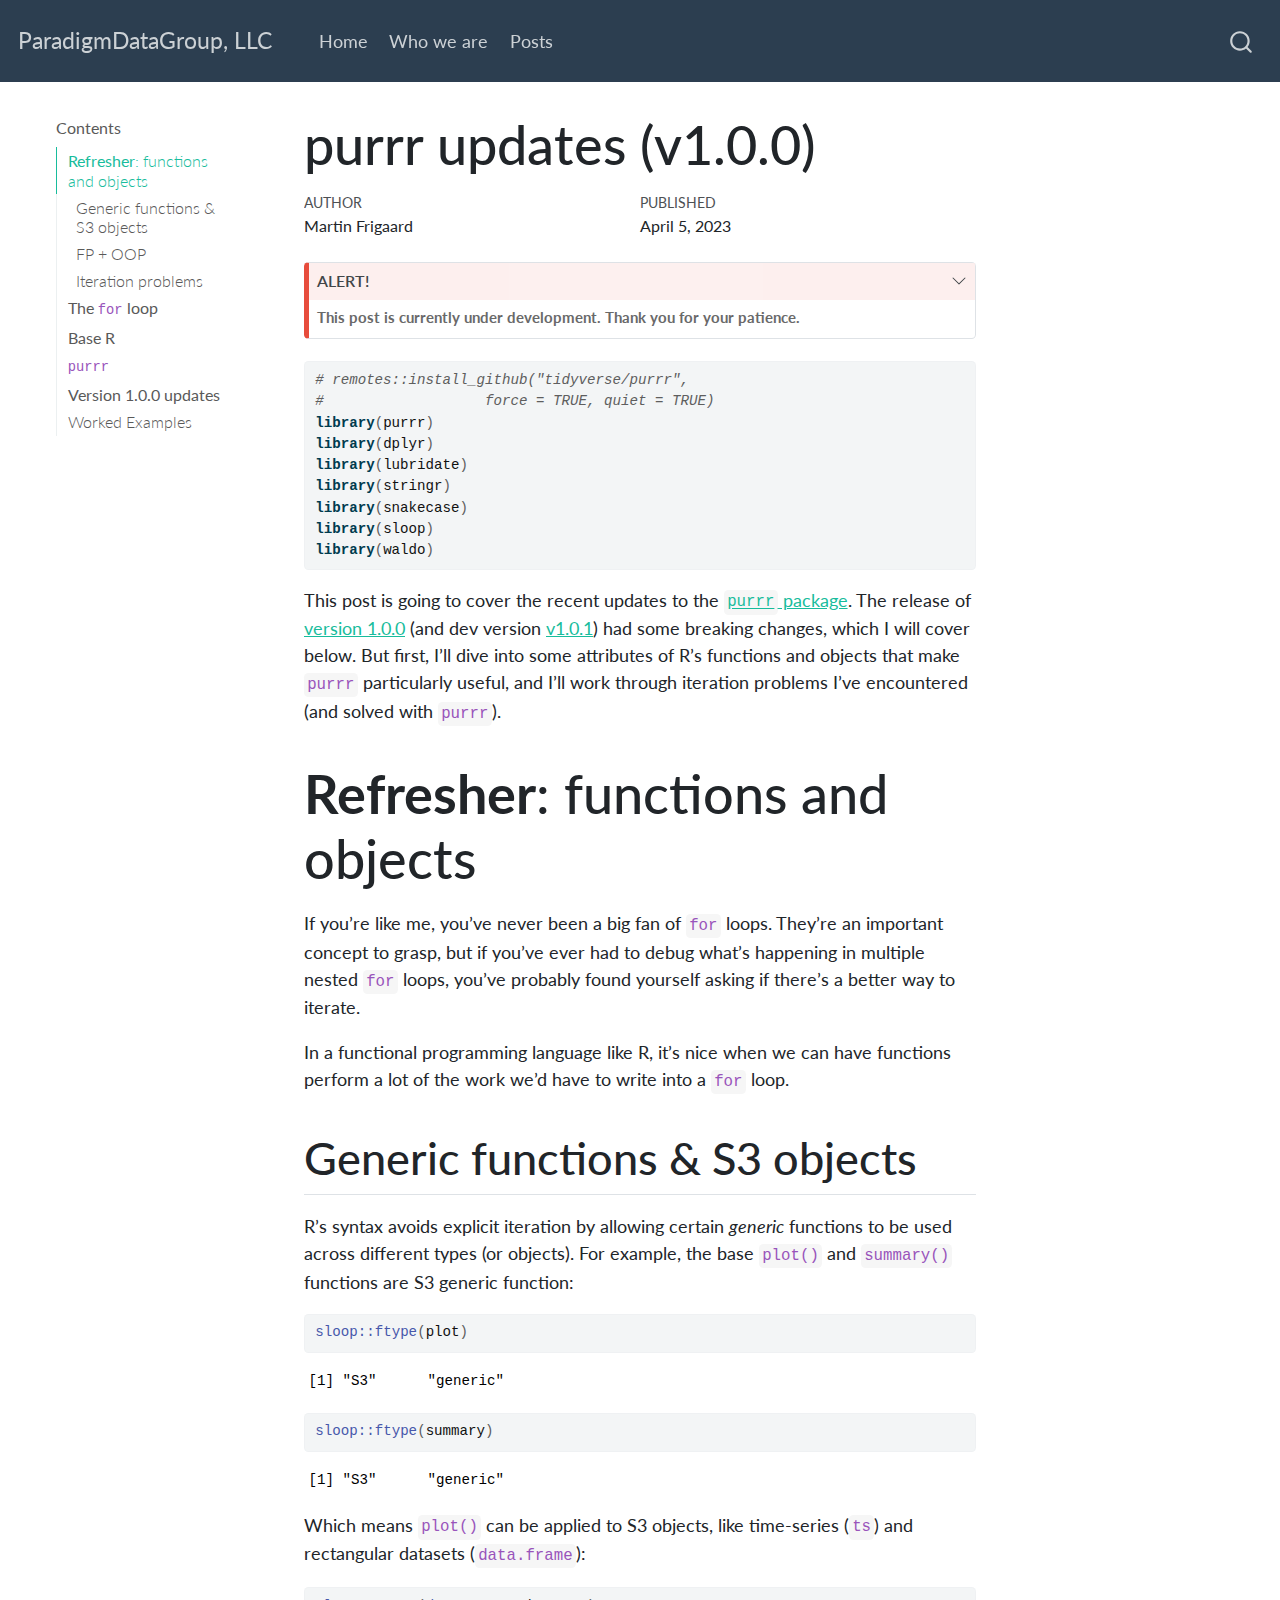
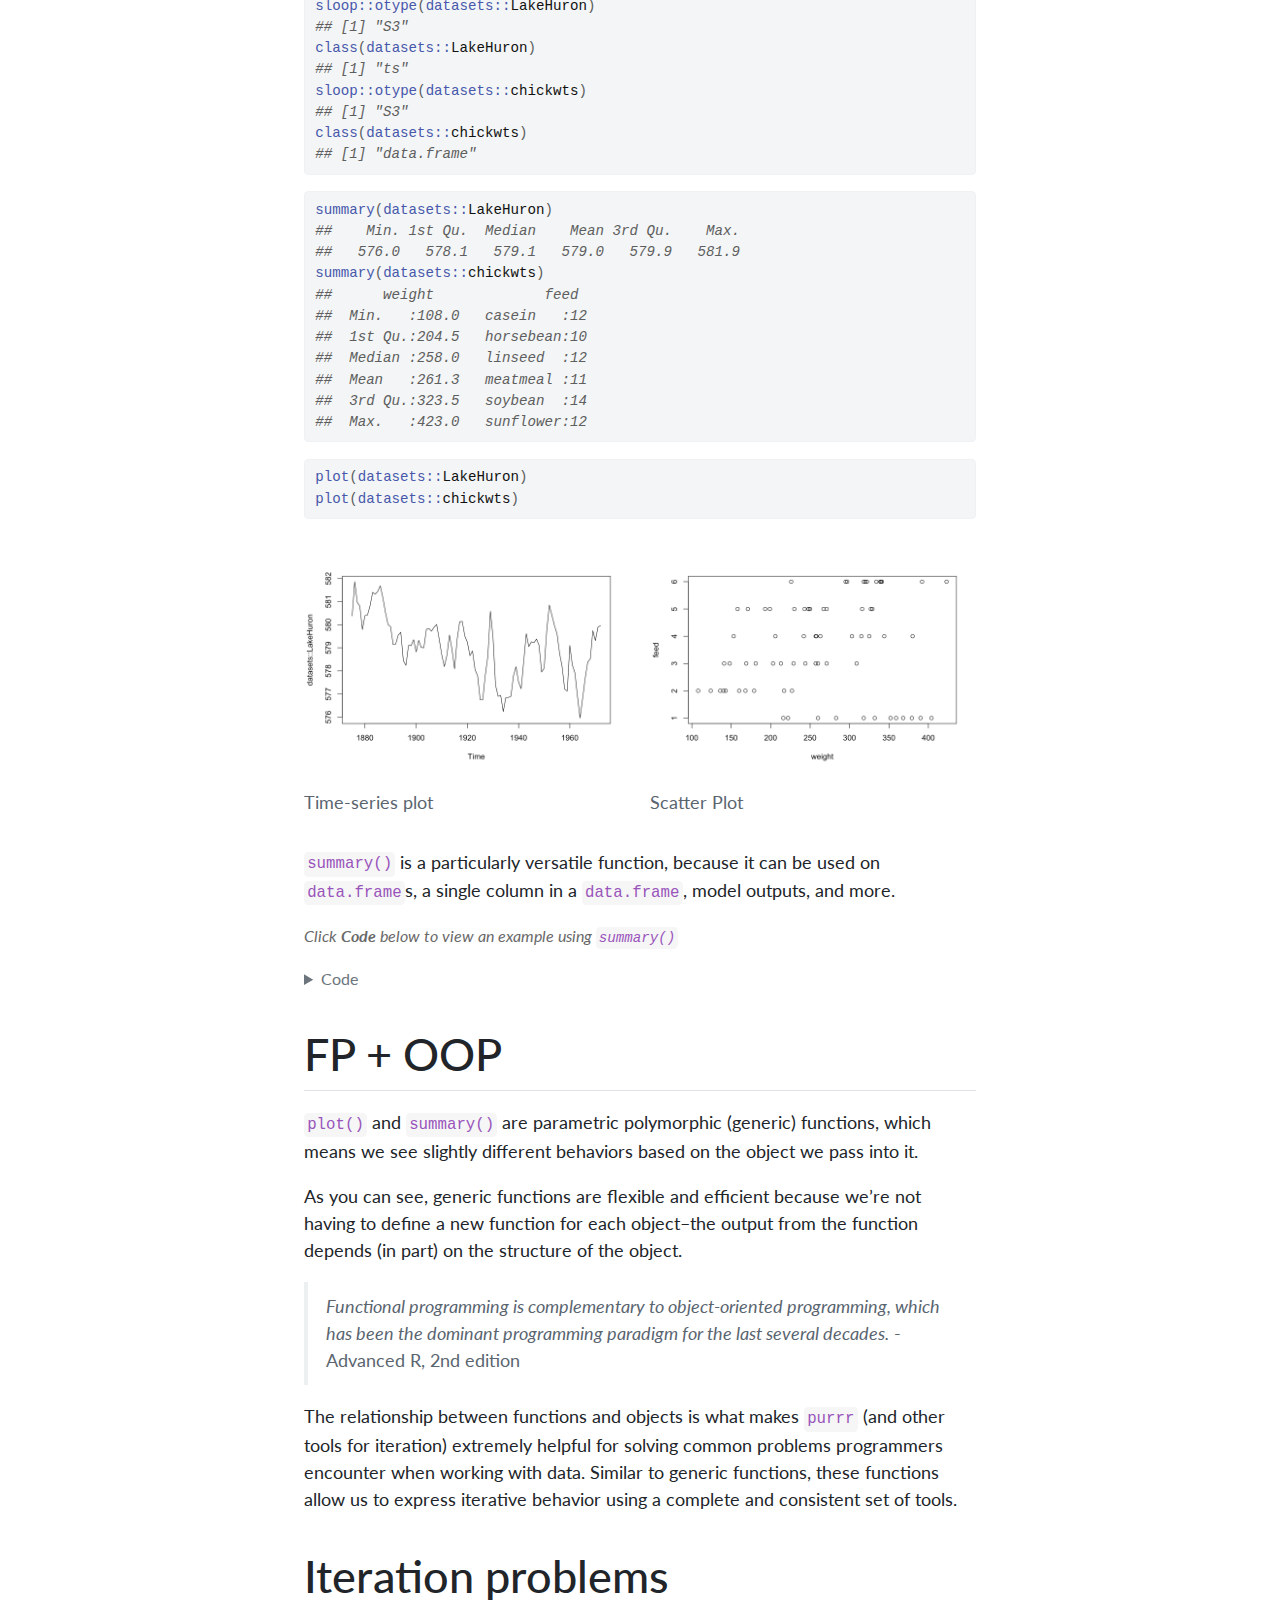
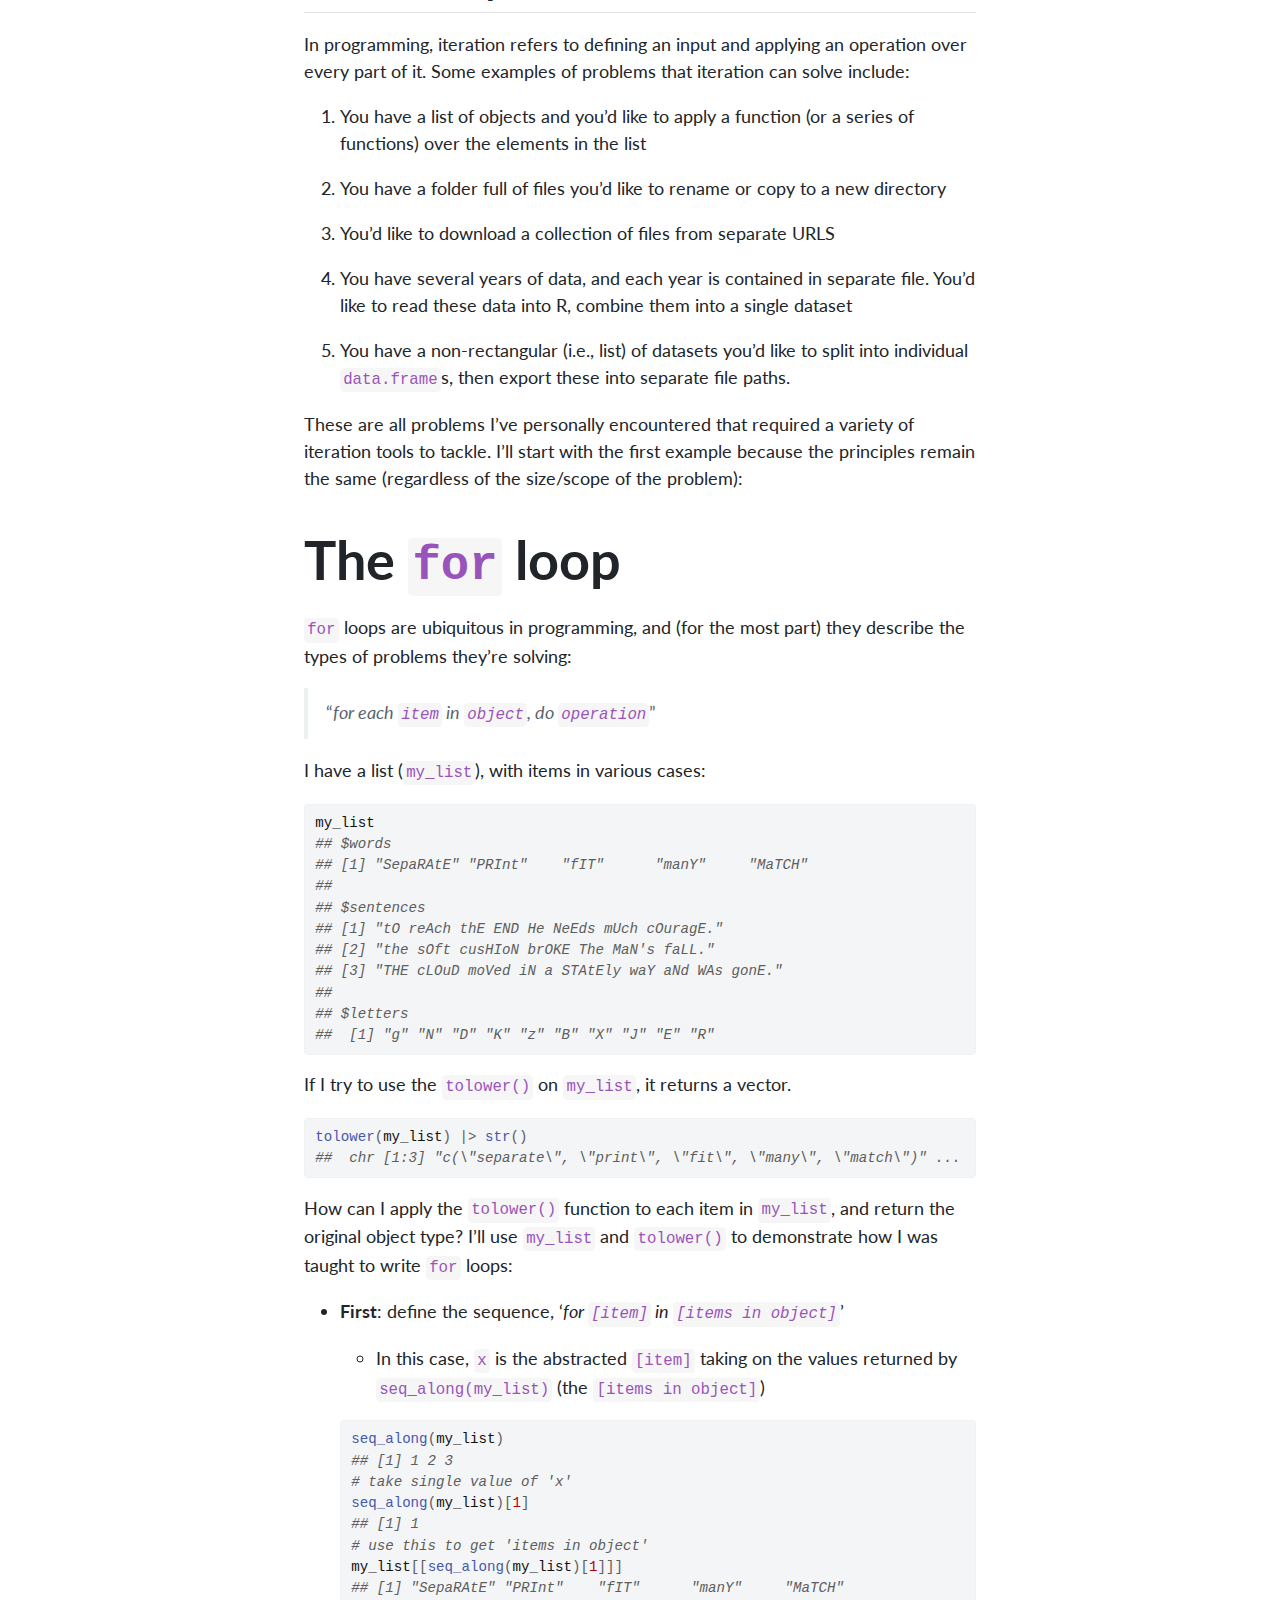
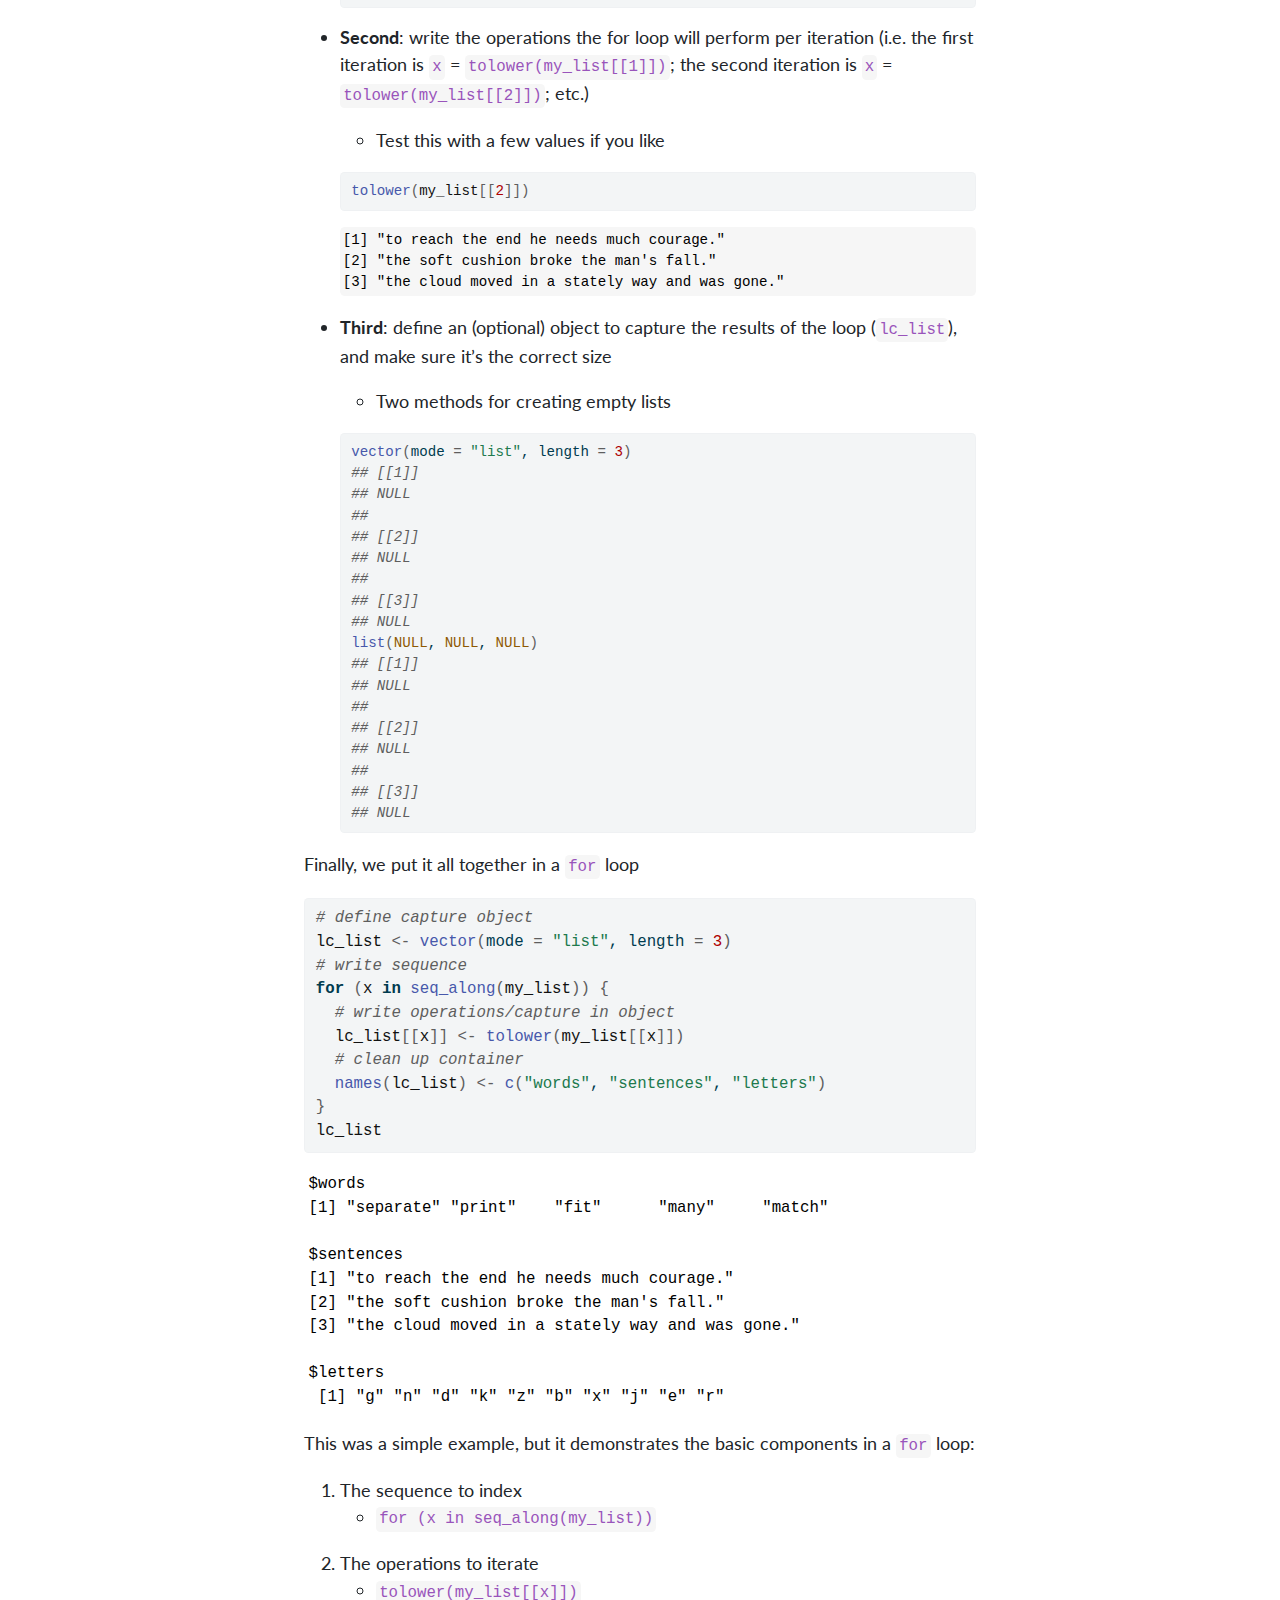
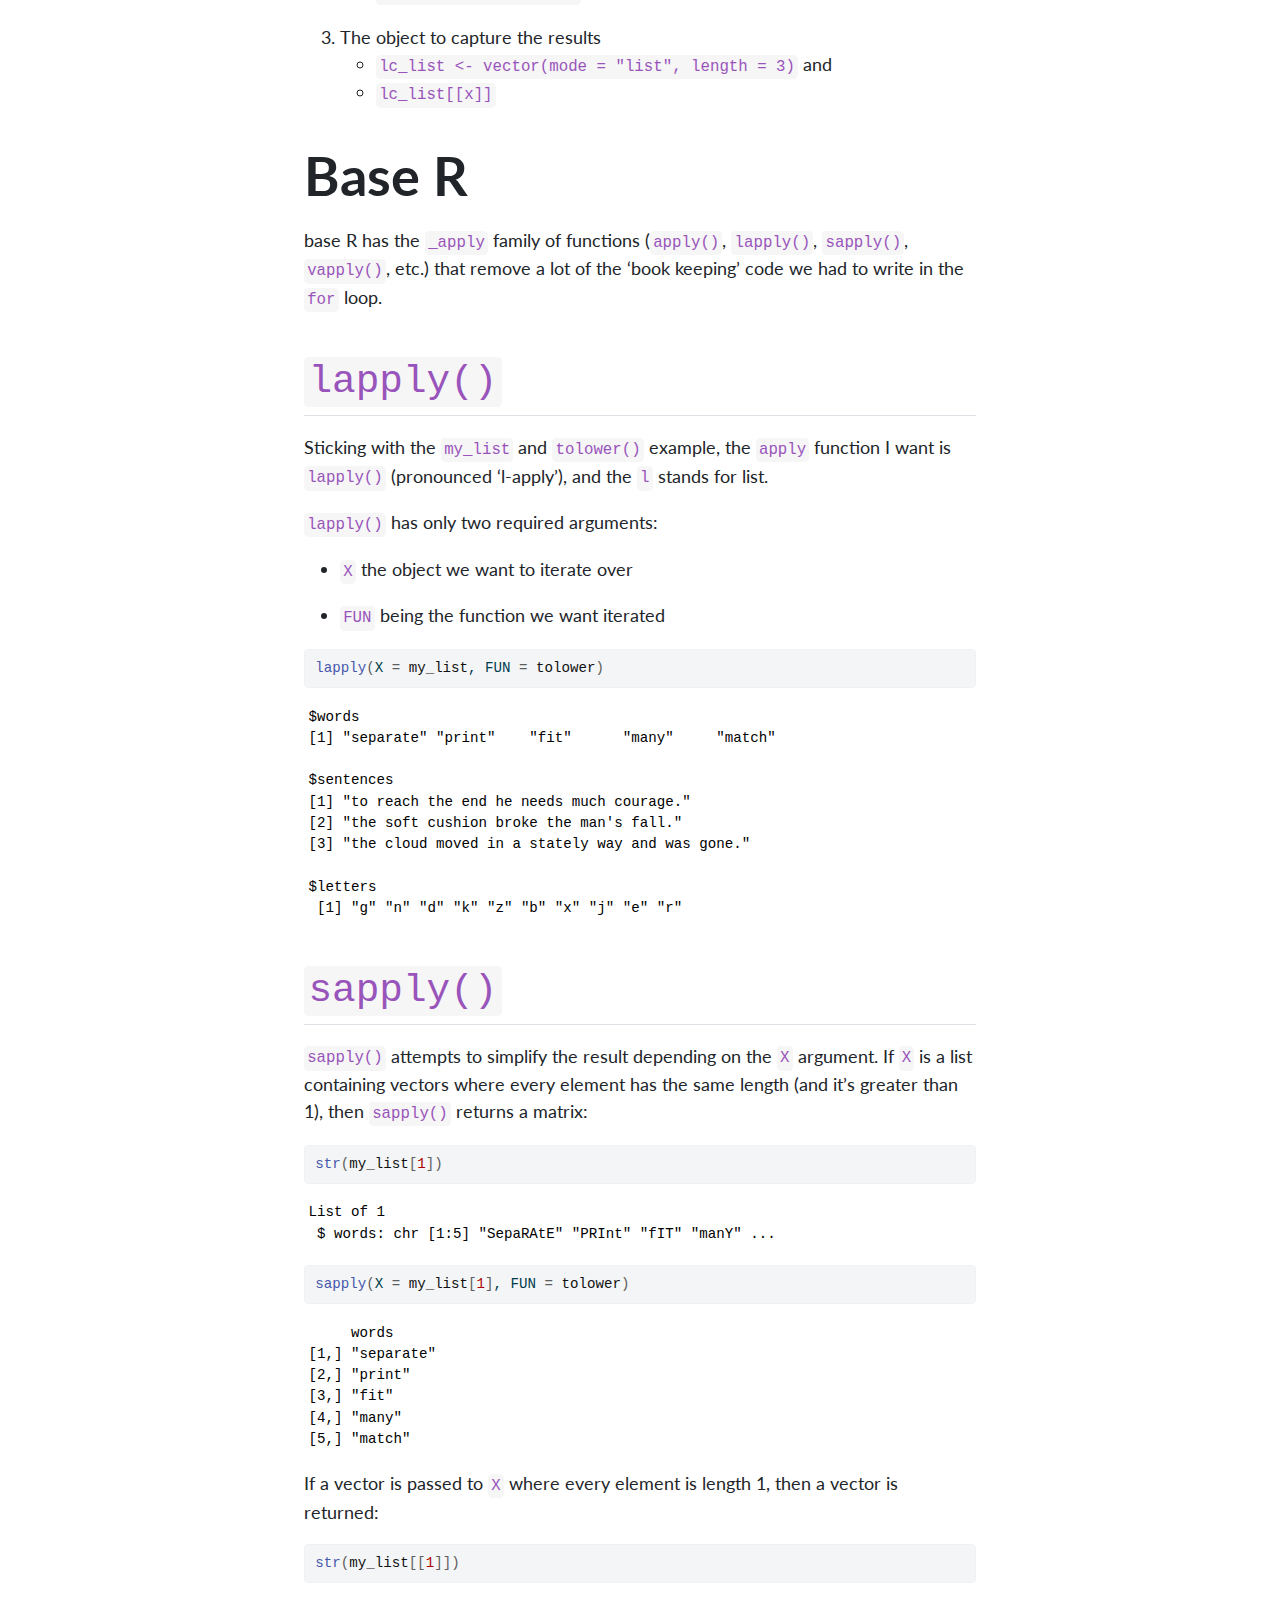
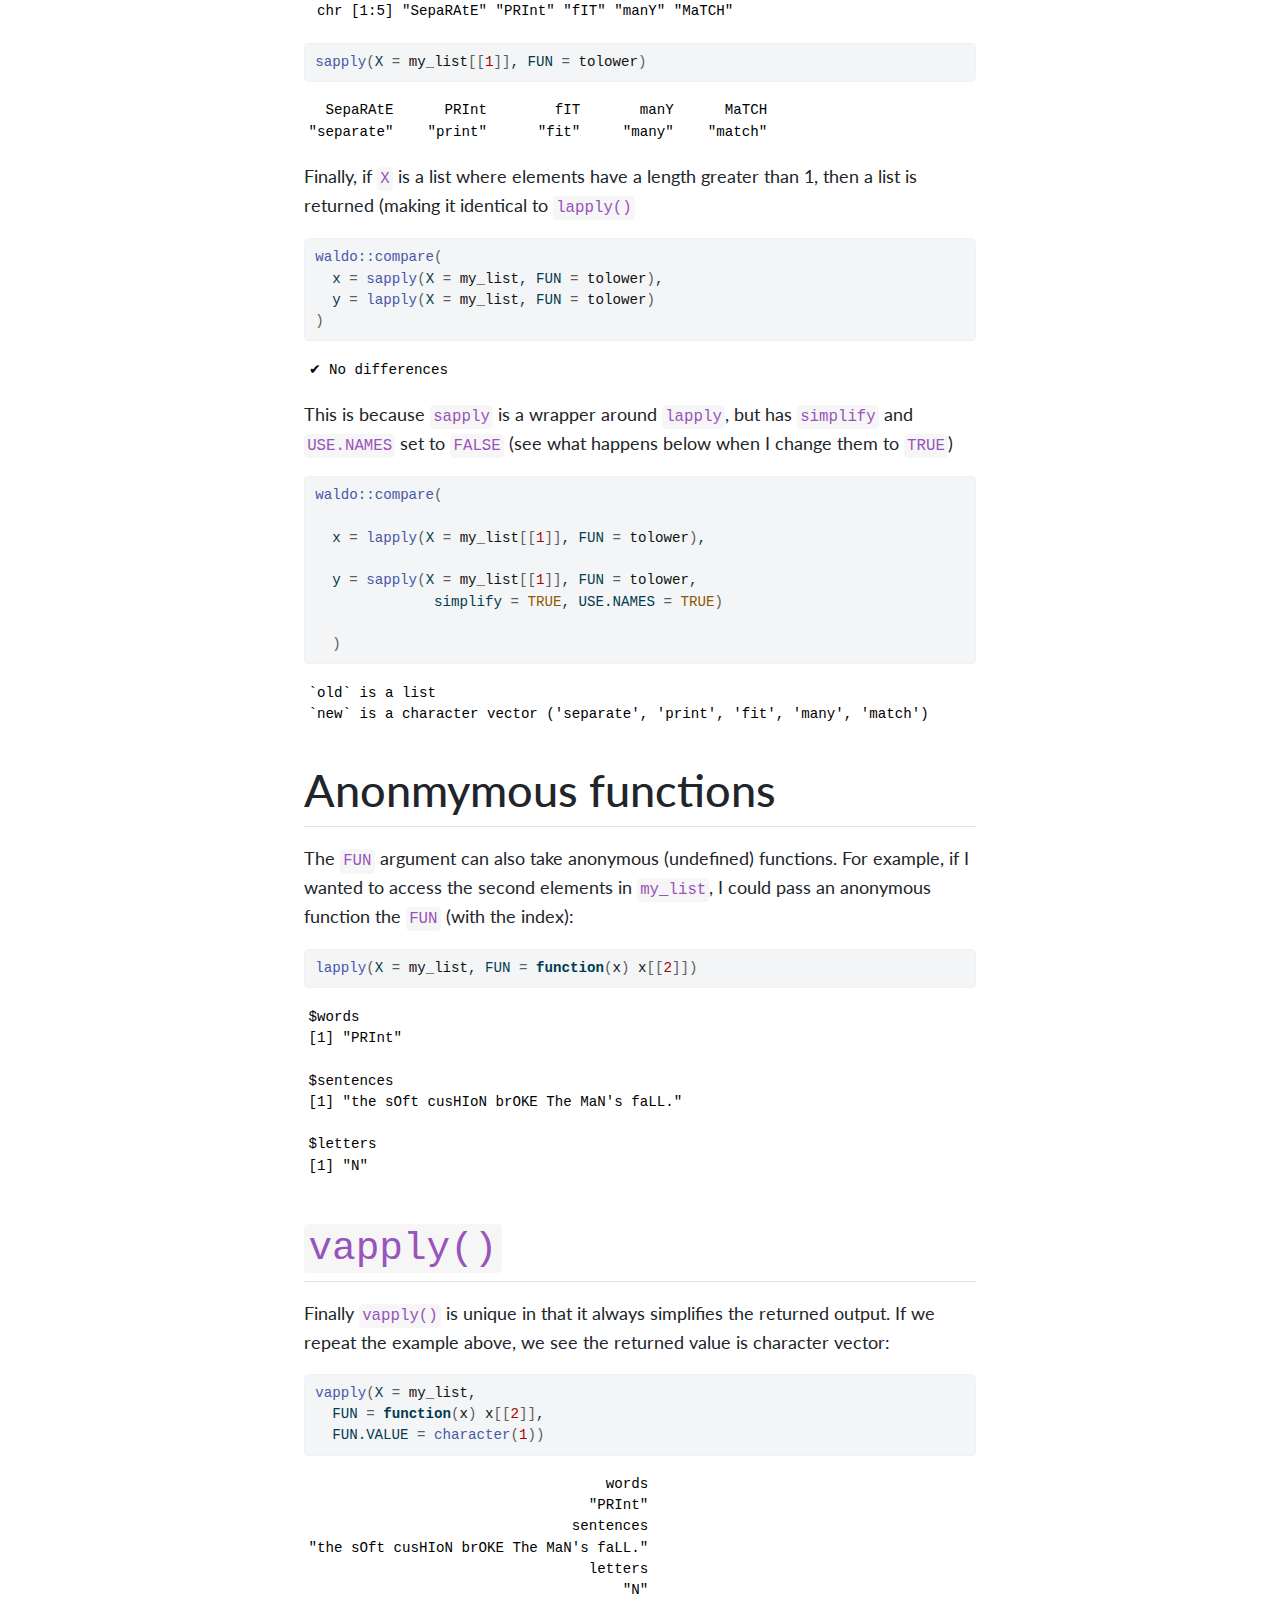
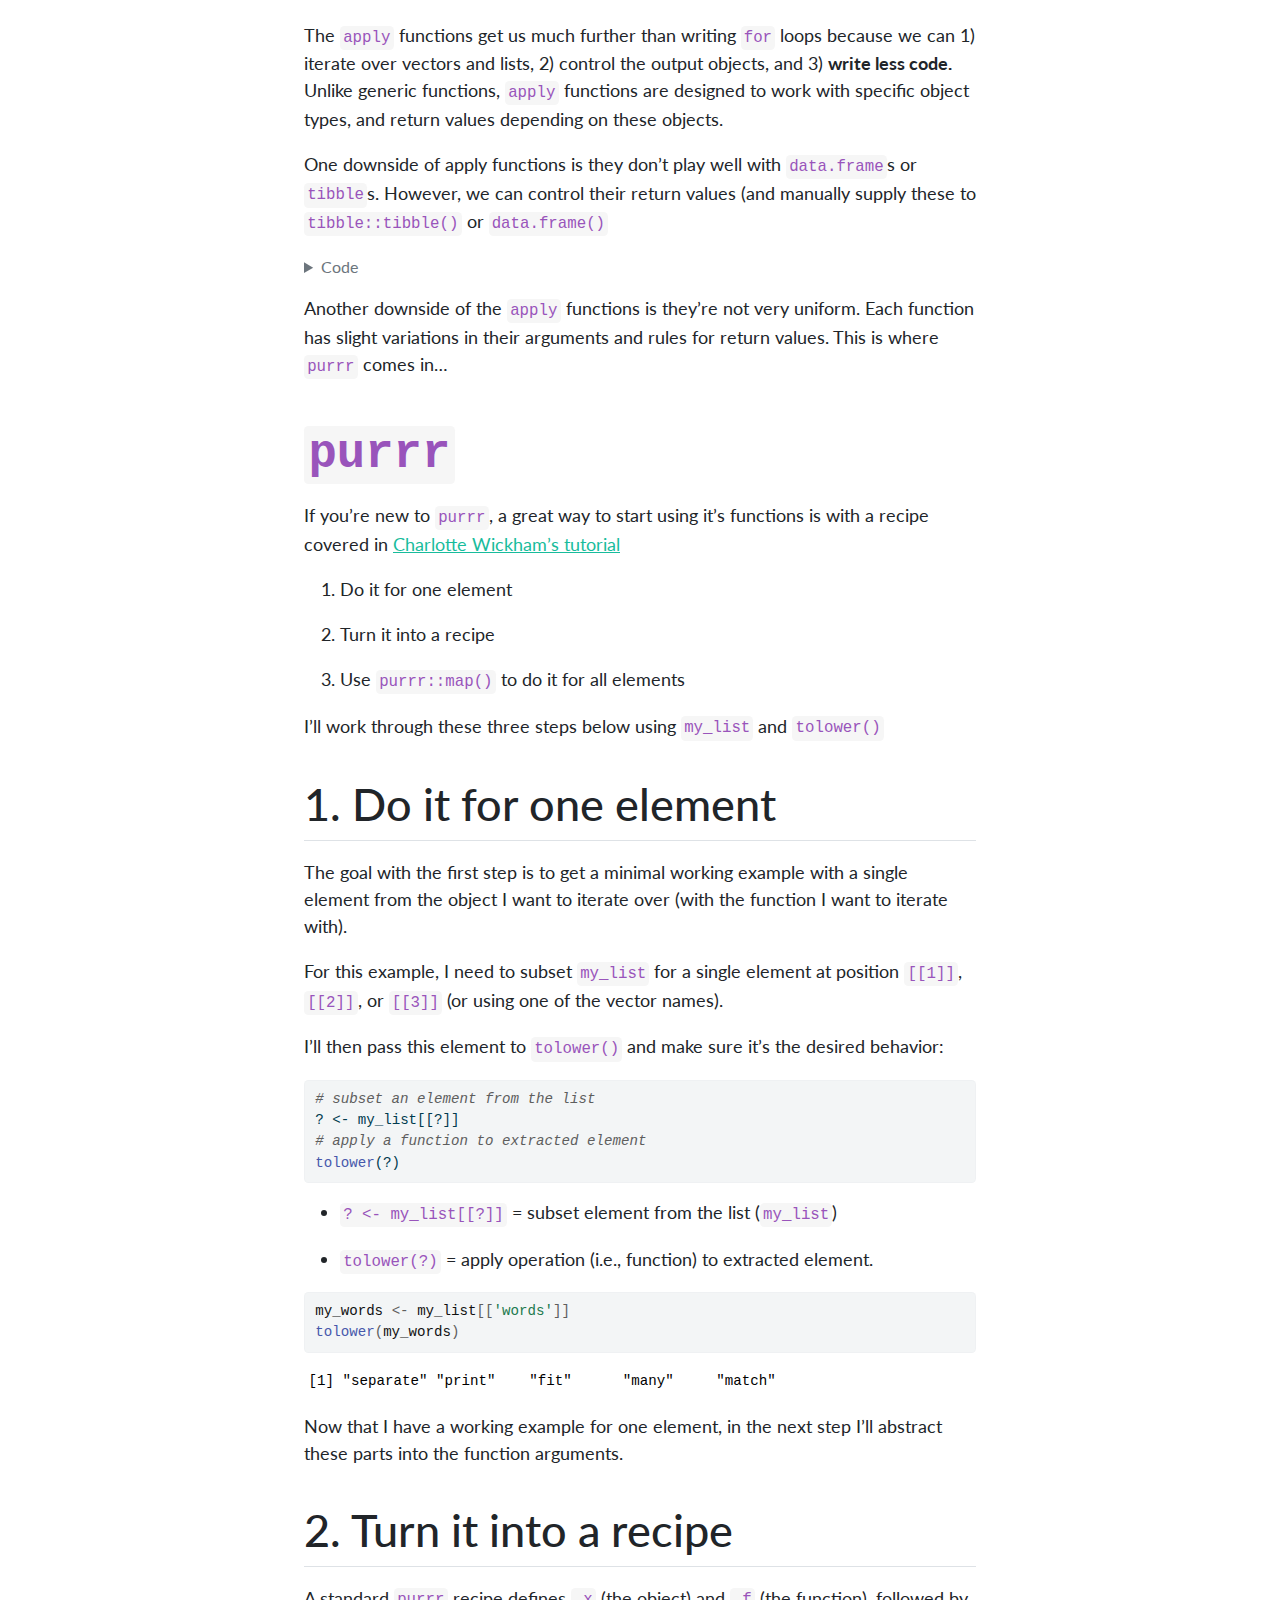
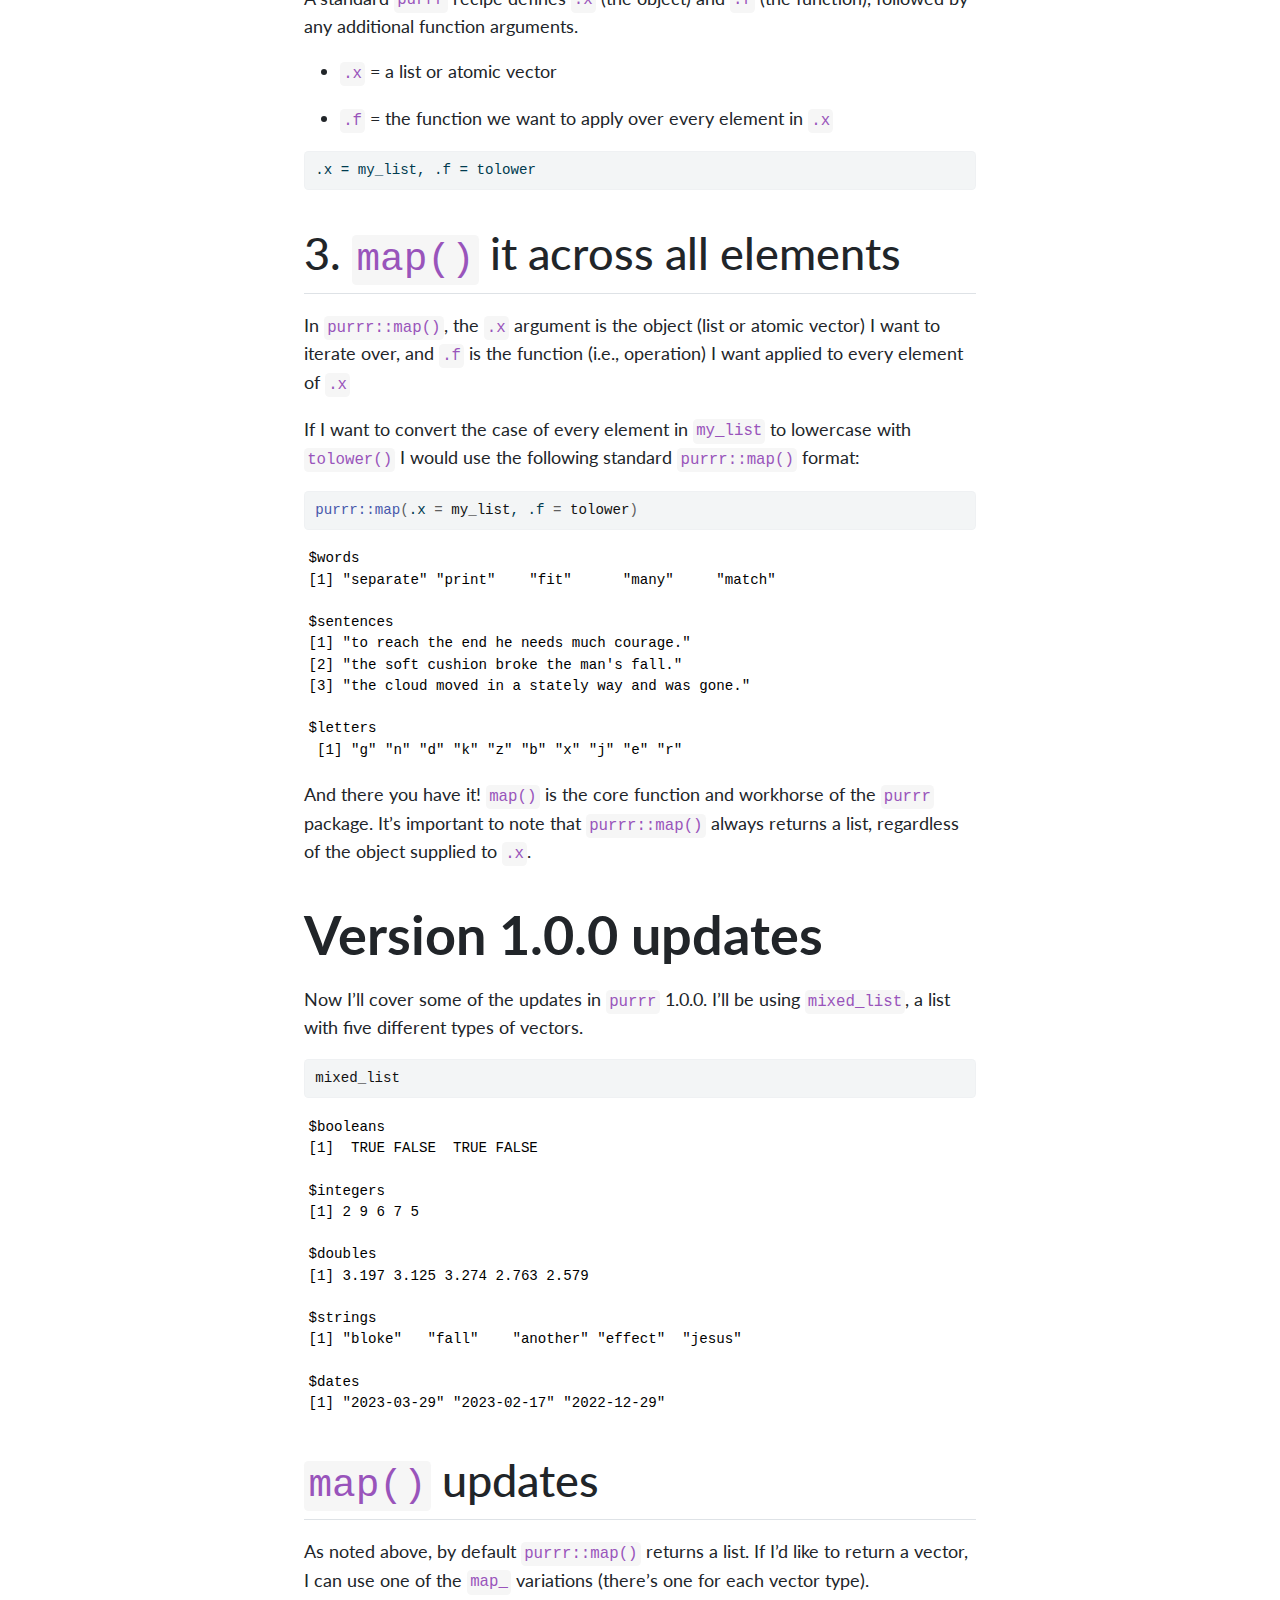
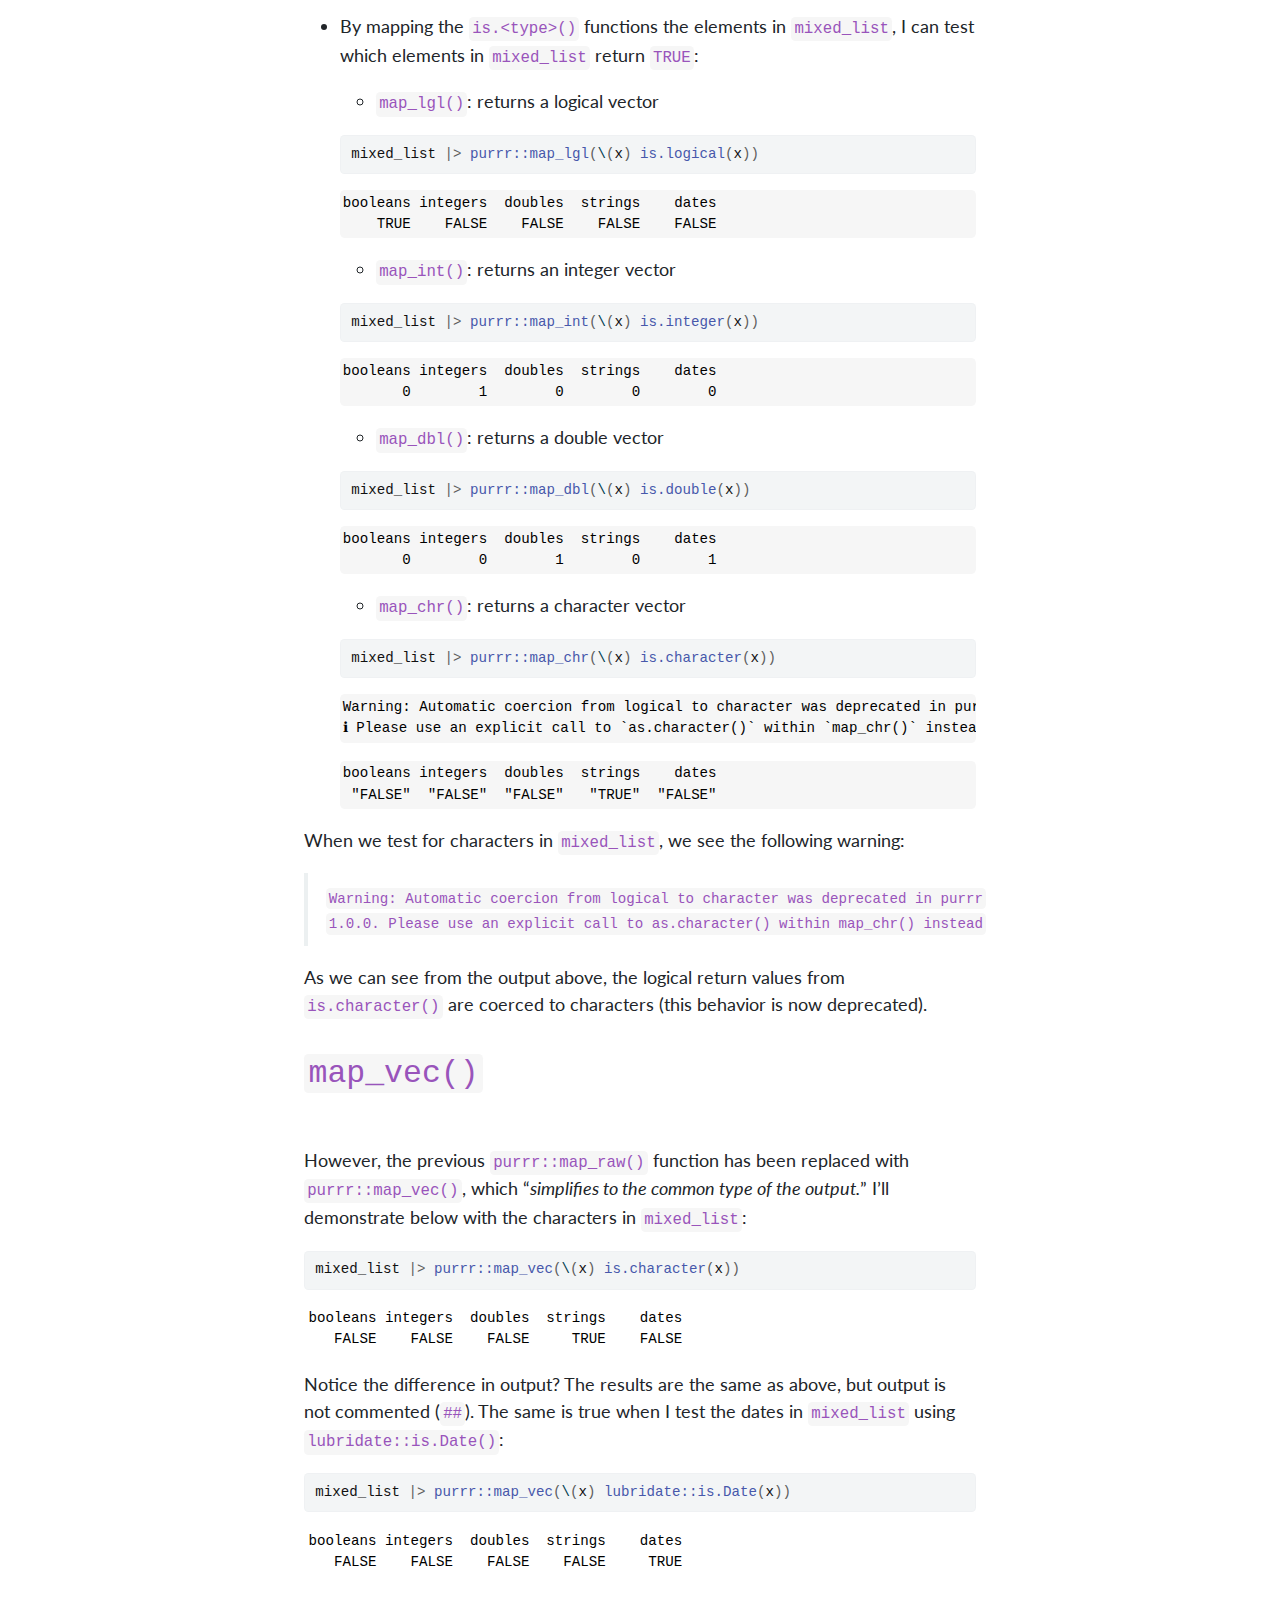
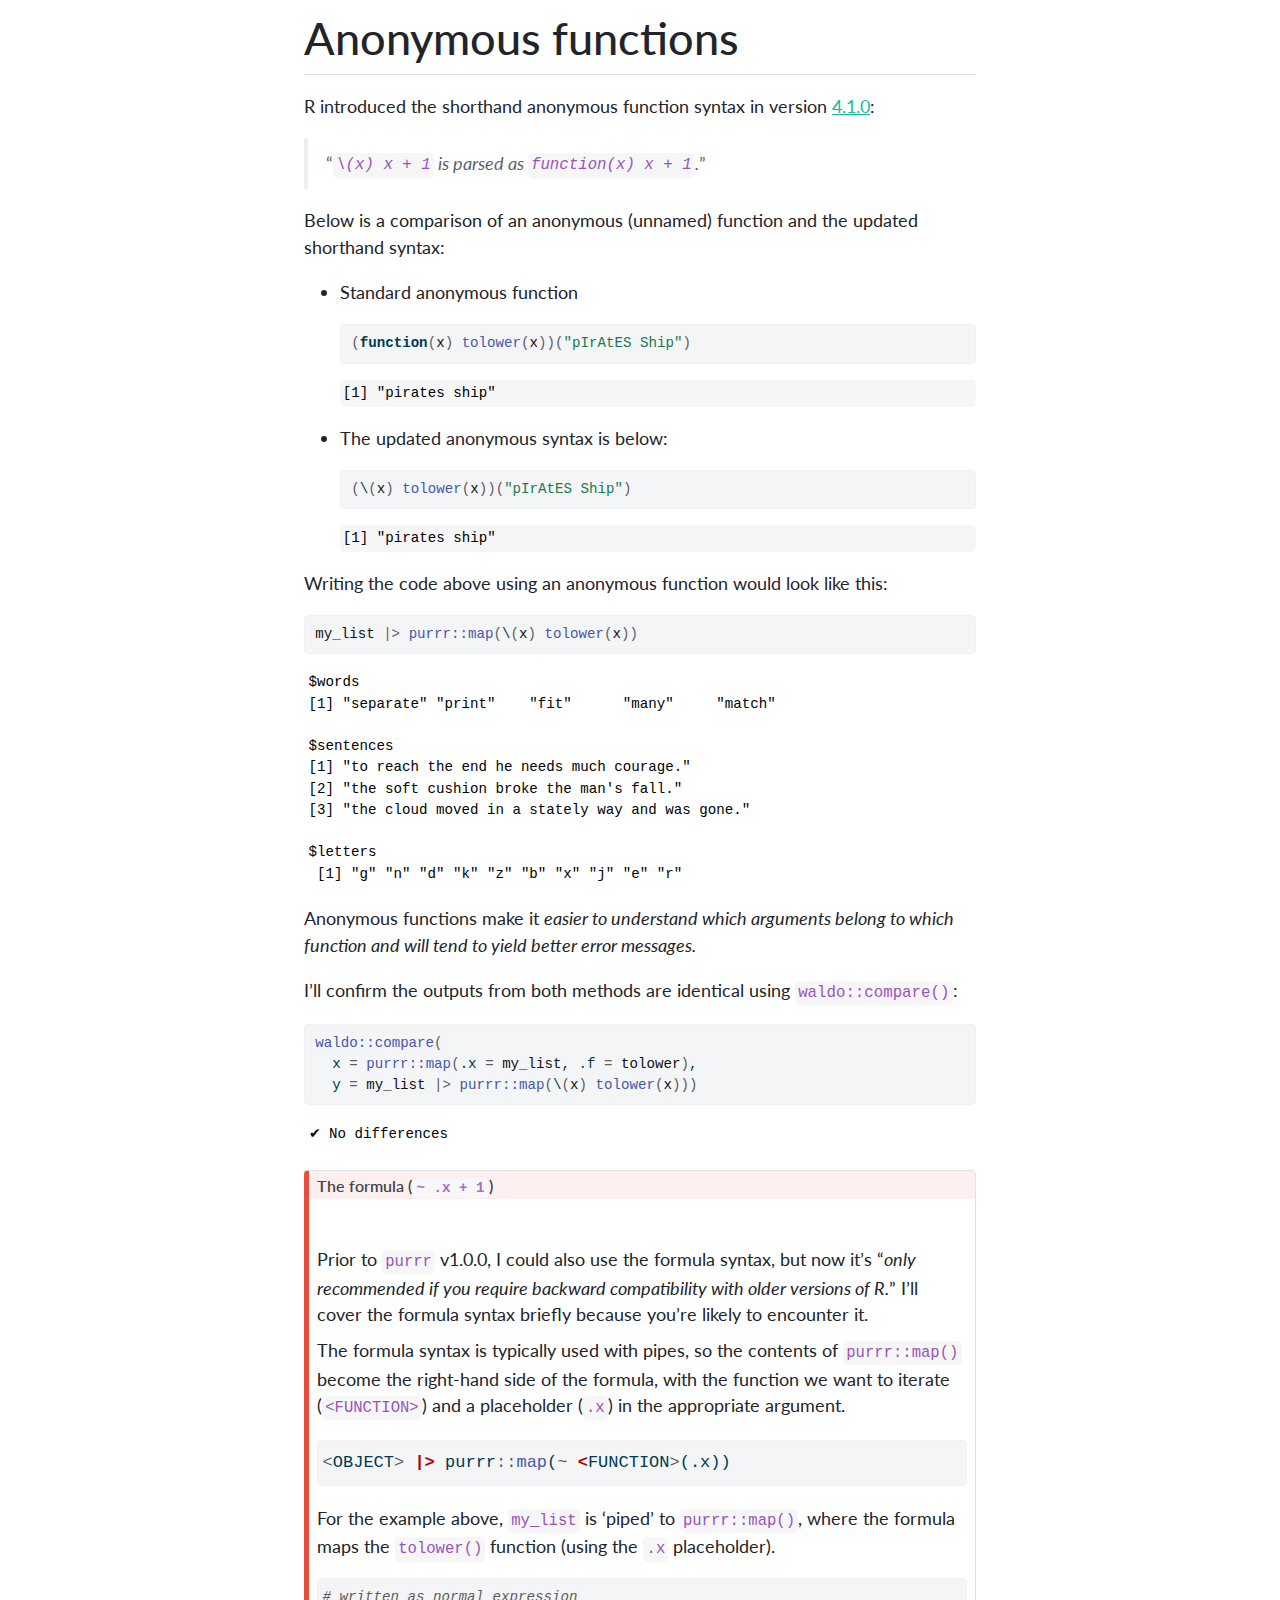
<file: pages/posts/purrr101/purrr101.html>
<!DOCTYPE html>
<html xmlns="http://www.w3.org/1999/xhtml" lang="en" xml:lang="en"><head>
<meta http-equiv="Content-Type" content="text/html; charset=UTF-8">
<meta charset="utf-8">
<meta name="generator" content="quarto-1.1.251">
<meta name="viewport" content="width=device-width, initial-scale=1.0, user-scalable=yes">
<meta name="author" content="Martin Frigaard">
<meta name="dcterms.date" content="2023-04-05">
<title>ParadigmDataGroup, LLC - purrr updates (v1.0.0)</title>
<style>
code{white-space: pre-wrap;}
span.smallcaps{font-variant: small-caps;}
div.columns{display: flex; gap: min(4vw, 1.5em);}
div.column{flex: auto; overflow-x: auto;}
div.hanging-indent{margin-left: 1.5em; text-indent: -1.5em;}
ul.task-list{list-style: none;}
ul.task-list li input[type="checkbox"] {
  width: 0.8em;
  margin: 0 0.8em 0.2em -1.6em;
  vertical-align: middle;
}
pre > code.sourceCode { white-space: pre; position: relative; }
pre > code.sourceCode > span { display: inline-block; line-height: 1.25; }
pre > code.sourceCode > span:empty { height: 1.2em; }
.sourceCode { overflow: visible; }
code.sourceCode > span { color: inherit; text-decoration: inherit; }
div.sourceCode { margin: 1em 0; }
pre.sourceCode { margin: 0; }
@media screen {
div.sourceCode { overflow: auto; }
}
@media print {
pre > code.sourceCode { white-space: pre-wrap; }
pre > code.sourceCode > span { text-indent: -5em; padding-left: 5em; }
}
pre.numberSource code
  { counter-reset: source-line 0; }
pre.numberSource code > span
  { position: relative; left: -4em; counter-increment: source-line; }
pre.numberSource code > span > a:first-child::before
  { content: counter(source-line);
    position: relative; left: -1em; text-align: right; vertical-align: baseline;
    border: none; display: inline-block;
    -webkit-touch-callout: none; -webkit-user-select: none;
    -khtml-user-select: none; -moz-user-select: none;
    -ms-user-select: none; user-select: none;
    padding: 0 4px; width: 4em;
    color: #aaaaaa;
  }
pre.numberSource { margin-left: 3em; border-left: 1px solid #aaaaaa;  padding-left: 4px; }
div.sourceCode
  {   }
@media screen {
pre > code.sourceCode > span > a:first-child::before { text-decoration: underline; }
}
code span.al { color: #ff0000; font-weight: bold; } /* Alert */
code span.an { color: #60a0b0; font-weight: bold; font-style: italic; } /* Annotation */
code span.at { color: #7d9029; } /* Attribute */
code span.bn { color: #40a070; } /* BaseN */
code span.bu { color: #008000; } /* BuiltIn */
code span.cf { color: #007020; font-weight: bold; } /* ControlFlow */
code span.ch { color: #4070a0; } /* Char */
code span.cn { color: #880000; } /* Constant */
code span.co { color: #60a0b0; font-style: italic; } /* Comment */
code span.cv { color: #60a0b0; font-weight: bold; font-style: italic; } /* CommentVar */
code span.do { color: #ba2121; font-style: italic; } /* Documentation */
code span.dt { color: #902000; } /* DataType */
code span.dv { color: #40a070; } /* DecVal */
code span.er { color: #ff0000; font-weight: bold; } /* Error */
code span.ex { } /* Extension */
code span.fl { color: #40a070; } /* Float */
code span.fu { color: #06287e; } /* Function */
code span.im { color: #008000; font-weight: bold; } /* Import */
code span.in { color: #60a0b0; font-weight: bold; font-style: italic; } /* Information */
code span.kw { color: #007020; font-weight: bold; } /* Keyword */
code span.op { color: #666666; } /* Operator */
code span.ot { color: #007020; } /* Other */
code span.pp { color: #bc7a00; } /* Preprocessor */
code span.sc { color: #4070a0; } /* SpecialChar */
code span.ss { color: #bb6688; } /* SpecialString */
code span.st { color: #4070a0; } /* String */
code span.va { color: #19177c; } /* Variable */
code span.vs { color: #4070a0; } /* VerbatimString */
code span.wa { color: #60a0b0; font-weight: bold; font-style: italic; } /* Warning */
</style>

<script src="../../../site_libs/quarto-nav/quarto-nav.js"></script>
<script src="../../../site_libs/quarto-nav/headroom.min.js"></script>
<script src="../../../site_libs/clipboard/clipboard.min.js"></script>
<script src="../../../site_libs/quarto-search/autocomplete.umd.js"></script>
<script src="../../../site_libs/quarto-search/fuse.min.js"></script>
<script src="../../../site_libs/quarto-search/quarto-search.js"></script>
<meta name="quarto:offset" content="../../../">
<script src="../../../site_libs/quarto-html/quarto.js"></script>
<script src="../../../site_libs/quarto-html/popper.min.js"></script>
<script src="../../../site_libs/quarto-html/tippy.umd.min.js"></script>
<script src="../../../site_libs/quarto-html/anchor.min.js"></script>
<link href="../../../site_libs/quarto-html/tippy.css" rel="stylesheet">
<link href="../../../site_libs/quarto-html/quarto-syntax-highlighting.css" rel="stylesheet" id="quarto-text-highlighting-styles">
<script src="../../../site_libs/bootstrap/bootstrap.min.js"></script>
<link href="../../../site_libs/bootstrap/bootstrap-icons.css" rel="stylesheet">
<link href="../../../site_libs/bootstrap/bootstrap.min.css" rel="stylesheet" id="quarto-bootstrap" data-mode="light"><script id="quarto-search-options" type="application/json">{
  "location": "navbar",
  "copy-button": false,
  "collapse-after": 3,
  "panel-placement": "end",
  "type": "overlay",
  "limit": 20,
  "language": {
    "search-no-results-text": "No results",
    "search-matching-documents-text": "matching documents",
    "search-copy-link-title": "Copy link to search",
    "search-hide-matches-text": "Hide additional matches",
    "search-more-match-text": "more match in this document",
    "search-more-matches-text": "more matches in this document",
    "search-clear-button-title": "Clear",
    "search-detached-cancel-button-title": "Cancel",
    "search-submit-button-title": "Submit"
  }
}</script><link rel="stylesheet" href="../../../styles.css">
</head>
<body class="floating nav-fixed">

<div id="quarto-search-results"></div>
  <header id="quarto-header" class="headroom fixed-top"><nav class="navbar navbar-expand-lg navbar-dark "><div class="navbar-container container-fluid">
      <div class="navbar-brand-container">
    <a class="navbar-brand" href="../../../index.html">
    <span class="navbar-title">ParadigmDataGroup, LLC</span>
    </a>
  </div>
          <button class="navbar-toggler" type="button" data-bs-toggle="collapse" data-bs-target="#navbarCollapse" aria-controls="navbarCollapse" aria-expanded="false" aria-label="Toggle navigation" onclick="if (window.quartoToggleHeadroom) { window.quartoToggleHeadroom(); }">
  <span class="navbar-toggler-icon"></span>
</button>
          <div class="collapse navbar-collapse" id="navbarCollapse">
            <ul class="navbar-nav navbar-nav-scroll me-auto">
<li class="nav-item">
    <a class="nav-link" href="../../../index.html">Home</a>
  </li>  
  <li class="nav-item">
    <a class="nav-link" href="../../../about.html">Who we are</a>
  </li>  
  <li class="nav-item">
    <a class="nav-link" href="../../../listings.html">Posts</a>
  </li>  
</ul>
<div id="quarto-search" class="" title="Search"></div>
          </div> <!-- /navcollapse -->
      </div> <!-- /container-fluid -->
    </nav></header><!-- content --><div id="quarto-content" class="quarto-container page-columns page-rows-contents page-layout-article page-navbar">
<!-- sidebar -->
  <nav id="quarto-sidebar" class="sidebar collapse sidebar-navigation floating overflow-auto"><nav id="TOC" role="doc-toc" class="toc-active"><h2 id="toc-title">Contents</h2>
   
  <ul>
<li>
<a href="#refresher-functions-and-objects" id="toc-refresher-functions-and-objects" class="nav-link active" data-scroll-target="#refresher-functions-and-objects"><strong>Refresher</strong>: functions and objects</a>
  <ul>
<li><a href="#generic-functions-s3-objects" id="toc-generic-functions-s3-objects" class="nav-link" data-scroll-target="#generic-functions-s3-objects">Generic functions &amp; S3 objects</a></li>
  <li><a href="#fp-oop" id="toc-fp-oop" class="nav-link" data-scroll-target="#fp-oop">FP + OOP</a></li>
  <li><a href="#iteration-problems" id="toc-iteration-problems" class="nav-link" data-scroll-target="#iteration-problems">Iteration problems</a></li>
  </ul>
</li>
  <li><a href="#the-for-loop" id="toc-the-for-loop" class="nav-link" data-scroll-target="#the-for-loop"><strong>The <code>for</code> loop</strong></a></li>
  <li>
<a href="#base-r" id="toc-base-r" class="nav-link" data-scroll-target="#base-r"><strong>Base R</strong></a>
  <ul>
<li><a href="#lapply" id="toc-lapply" class="nav-link" data-scroll-target="#lapply"><code>lapply()</code></a></li>
  <li><a href="#sapply" id="toc-sapply" class="nav-link" data-scroll-target="#sapply"><code>sapply()</code></a></li>
  <li><a href="#anonmymous-functions" id="toc-anonmymous-functions" class="nav-link" data-scroll-target="#anonmymous-functions">Anonmymous functions</a></li>
  <li><a href="#vapply" id="toc-vapply" class="nav-link" data-scroll-target="#vapply"><code>vapply()</code></a></li>
  </ul>
</li>
  <li>
<a href="#purrr" id="toc-purrr" class="nav-link" data-scroll-target="#purrr"><strong><code>purrr</code></strong></a>
  <ul>
<li><a href="#do-it-for-one-element" id="toc-do-it-for-one-element" class="nav-link" data-scroll-target="#do-it-for-one-element">1. Do it for one element</a></li>
  <li><a href="#turn-it-into-a-recipe" id="toc-turn-it-into-a-recipe" class="nav-link" data-scroll-target="#turn-it-into-a-recipe">2. Turn it into a recipe</a></li>
  <li><a href="#map-it-across-all-elements" id="toc-map-it-across-all-elements" class="nav-link" data-scroll-target="#map-it-across-all-elements">3. <code>map()</code> it across all elements</a></li>
  </ul>
</li>
  <li>
<a href="#version-1.0.0-updates" id="toc-version-1.0.0-updates" class="nav-link" data-scroll-target="#version-1.0.0-updates"><strong>Version 1.0.0 updates</strong></a>
  <ul>
<li>
<a href="#map-updates" id="toc-map-updates" class="nav-link" data-scroll-target="#map-updates"><code>map()</code> updates</a>
  <ul>
<li><a href="#map_vec" id="toc-map_vec" class="nav-link" data-scroll-target="#map_vec"><code>map_vec()</code></a></li>
  </ul>
</li>
  <li><a href="#anonymous-functions" id="toc-anonymous-functions" class="nav-link" data-scroll-target="#anonymous-functions">Anonymous functions</a></li>
  </ul>
</li>
  <li>
<a href="#worked-examples" id="toc-worked-examples" class="nav-link" data-scroll-target="#worked-examples">Worked Examples</a>
  <ul>
<li>
<a href="#downloading-files" id="toc-downloading-files" class="nav-link" data-scroll-target="#downloading-files">Downloading files</a>
  <ul>
<li><a href="#return-invisibly" id="toc-return-invisibly" class="nav-link" data-scroll-target="#return-invisibly">Return invisibly</a></li>
  <li><a href="#side-effects" id="toc-side-effects" class="nav-link" data-scroll-target="#side-effects">Side-effects</a></li>
  </ul>
</li>
  <li><a href="#copying-a-directory-of-files" id="toc-copying-a-directory-of-files" class="nav-link" data-scroll-target="#copying-a-directory-of-files">Copying a directory of files</a></li>
  <li><a href="#import-multiple-datasets" id="toc-import-multiple-datasets" class="nav-link" data-scroll-target="#import-multiple-datasets">Import multiple datasets</a></li>
  <li><a href="#export-multiple-datasets" id="toc-export-multiple-datasets" class="nav-link" data-scroll-target="#export-multiple-datasets">Export multiple datasets</a></li>
  </ul>
</li>
  </ul></nav>
</nav><!-- margin-sidebar --><div id="quarto-margin-sidebar" class="sidebar margin-sidebar">
    </div>
<!-- main -->
<main class="content" id="quarto-document-content"><header id="title-block-header" class="quarto-title-block default"><div class="quarto-title">
<h1 class="title">purrr updates (v1.0.0)</h1>
</div>



<div class="quarto-title-meta">

    <div>
    <div class="quarto-title-meta-heading">Author</div>
    <div class="quarto-title-meta-contents">
             <p>Martin Frigaard </p>
          </div>
  </div>
    
    <div>
    <div class="quarto-title-meta-heading">Published</div>
    <div class="quarto-title-meta-contents">
      <p class="date">April 5, 2023</p>
    </div>
  </div>
    
  </div>
  

</header><!--
https://mjfrigaard.github.io/posts/vanilla-shiny/

https://mjfrigaard.github.io/posts/my-pkg-app/

https://mjfrigaard.github.io/posts/my-golem-app/

https://mjfrigaard.github.io/posts/my-leprechaun-app/

https://mjfrigaard.github.io/posts/my-rhino-app/
--><div class="callout-important callout callout-style-default no-icon callout-captioned">
<div class="callout-header d-flex align-content-center" data-bs-toggle="collapse" data-bs-target=".callout-1-contents" aria-controls="callout-1" aria-expanded="true" aria-label="Toggle callout">
<div class="callout-icon-container">
<i class="callout-icon no-icon"></i>
</div>
<div class="callout-caption-container flex-fill">
ALERT!
</div>
<div class="callout-btn-toggle d-inline-block border-0 py-1 ps-1 pe-0 float-end"><i class="callout-toggle"></i></div>
</div>
<div id="callout-1" class="callout-1-contents callout-collapse collapse show">
<div class="callout-body-container callout-body">
<div style="font-size: 0.90em; color: #696969;">
<p><strong>This post is currently under development. Thank you for your patience.</strong></p>
</div>
</div>
</div>
</div>
<div style="font-size: 0.90em;">
<div class="cell">
<div class="sourceCode" id="cb1"><pre class="downlit sourceCode r code-with-copy"><code class="sourceCode R"><span><span class="co"># remotes::install_github("tidyverse/purrr", </span></span>
<span><span class="co">#                   force = TRUE, quiet = TRUE)</span></span>
<span><span class="kw"><a href="https://rdrr.io/r/base/library.html">library</a></span><span class="op">(</span><span class="va"><a href="https://purrr.tidyverse.org/">purrr</a></span><span class="op">)</span></span>
<span><span class="kw"><a href="https://rdrr.io/r/base/library.html">library</a></span><span class="op">(</span><span class="va"><a href="https://dplyr.tidyverse.org">dplyr</a></span><span class="op">)</span></span>
<span><span class="kw"><a href="https://rdrr.io/r/base/library.html">library</a></span><span class="op">(</span><span class="va"><a href="https://lubridate.tidyverse.org">lubridate</a></span><span class="op">)</span></span>
<span><span class="kw"><a href="https://rdrr.io/r/base/library.html">library</a></span><span class="op">(</span><span class="va"><a href="https://stringr.tidyverse.org">stringr</a></span><span class="op">)</span></span>
<span><span class="kw"><a href="https://rdrr.io/r/base/library.html">library</a></span><span class="op">(</span><span class="va"><a href="https://github.com/Tazinho/snakecase">snakecase</a></span><span class="op">)</span></span>
<span><span class="kw"><a href="https://rdrr.io/r/base/library.html">library</a></span><span class="op">(</span><span class="va"><a href="https://github.com/r-lib/sloop">sloop</a></span><span class="op">)</span></span>
<span><span class="kw"><a href="https://rdrr.io/r/base/library.html">library</a></span><span class="op">(</span><span class="va"><a href="https://waldo.r-lib.org">waldo</a></span><span class="op">)</span></span></code><button title="Copy to Clipboard" class="code-copy-button"><i class="bi"></i></button></pre></div>
</div>
</div>
<p>This post is going to cover the recent updates to the <a href="https://purrr.tidyverse.org/"><code>purrr</code> package</a>. The release of <a href="https://www.tidyverse.org/blog/2022/12/purrr-1-0-0/">version 1.0.0</a> (and dev version <a href="https://github.com/tidyverse/purrr/blob/main/NEWS.md#purrr-101">v1.0.1</a>) had some breaking changes, which I will cover below. But first, I’ll dive into some attributes of R’s functions and objects that make <code>purrr</code> particularly useful, and I’ll work through iteration problems I’ve encountered (and solved with <code>purrr</code>).</p>
<section id="refresher-functions-and-objects" class="level1"><h1>
<strong>Refresher</strong>: functions and objects</h1>
<p>If you’re like me, you’ve never been a big fan of <code>for</code> loops. They’re an important concept to grasp, but if you’ve ever had to debug what’s happening in multiple nested <code>for</code> loops, you’ve probably found yourself asking if there’s a better way to iterate.</p>
<p>In a functional programming language like R, it’s nice when we can have functions perform a lot of the work we’d have to write into a <code>for</code> loop.</p>
<section id="generic-functions-s3-objects" class="level2"><h2 class="anchored" data-anchor-id="generic-functions-s3-objects">Generic functions &amp; S3 objects</h2>
<p>R’s syntax avoids explicit iteration by allowing certain <em>generic</em> functions to be used across different types (or objects). For example, the base <code><a href="https://rdrr.io/r/graphics/plot.default.html">plot()</a></code> and <code><a href="https://rdrr.io/r/base/summary.html">summary()</a></code> functions are S3 generic function:</p>
<div style="font-size: 0.90em;">
<div class="cell">
<div class="sourceCode" id="cb2"><pre class="downlit sourceCode r code-with-copy"><code class="sourceCode R"><span><span class="fu">sloop</span><span class="fu">::</span><span class="fu"><a href="https://sloop.r-lib.org/reference/ftype.html">ftype</a></span><span class="op">(</span><span class="va">plot</span><span class="op">)</span></span></code><button title="Copy to Clipboard" class="code-copy-button"><i class="bi"></i></button></pre></div>
<div class="cell-output cell-output-stdout">
<pre><code>[1] "S3"      "generic"</code></pre>
</div>
<div class="sourceCode" id="cb4"><pre class="downlit sourceCode r code-with-copy"><code class="sourceCode R"><span><span class="fu">sloop</span><span class="fu">::</span><span class="fu"><a href="https://sloop.r-lib.org/reference/ftype.html">ftype</a></span><span class="op">(</span><span class="va">summary</span><span class="op">)</span></span></code><button title="Copy to Clipboard" class="code-copy-button"><i class="bi"></i></button></pre></div>
<div class="cell-output cell-output-stdout">
<pre><code>[1] "S3"      "generic"</code></pre>
</div>
</div>
</div>
<p>Which means <code><a href="https://rdrr.io/r/graphics/plot.default.html">plot()</a></code> can be applied to S3 objects, like time-series (<code>ts</code>) and rectangular datasets (<code>data.frame</code>):</p>
<div style="font-size: 0.90em;">
<div class="cell">
<div class="sourceCode" id="cb6"><pre class="downlit sourceCode r code-with-copy"><code class="sourceCode R"><span><span class="fu">sloop</span><span class="fu">::</span><span class="fu"><a href="https://sloop.r-lib.org/reference/otype.html">otype</a></span><span class="op">(</span><span class="fu">datasets</span><span class="fu">::</span><span class="va"><a href="https://rdrr.io/r/datasets/LakeHuron.html">LakeHuron</a></span><span class="op">)</span></span>
<span><span class="co">## [1] "S3"</span></span>
<span><span class="fu"><a href="https://rdrr.io/r/base/class.html">class</a></span><span class="op">(</span><span class="fu">datasets</span><span class="fu">::</span><span class="va"><a href="https://rdrr.io/r/datasets/LakeHuron.html">LakeHuron</a></span><span class="op">)</span></span>
<span><span class="co">## [1] "ts"</span></span>
<span><span class="fu">sloop</span><span class="fu">::</span><span class="fu"><a href="https://sloop.r-lib.org/reference/otype.html">otype</a></span><span class="op">(</span><span class="fu">datasets</span><span class="fu">::</span><span class="va"><a href="https://rdrr.io/r/datasets/chickwts.html">chickwts</a></span><span class="op">)</span></span>
<span><span class="co">## [1] "S3"</span></span>
<span><span class="fu"><a href="https://rdrr.io/r/base/class.html">class</a></span><span class="op">(</span><span class="fu">datasets</span><span class="fu">::</span><span class="va"><a href="https://rdrr.io/r/datasets/chickwts.html">chickwts</a></span><span class="op">)</span></span>
<span><span class="co">## [1] "data.frame"</span></span></code><button title="Copy to Clipboard" class="code-copy-button"><i class="bi"></i></button></pre></div>
</div>
<div class="cell">
<div class="sourceCode" id="cb7"><pre class="downlit sourceCode r code-with-copy"><code class="sourceCode R"><span><span class="fu"><a href="https://rdrr.io/r/base/summary.html">summary</a></span><span class="op">(</span><span class="fu">datasets</span><span class="fu">::</span><span class="va"><a href="https://rdrr.io/r/datasets/LakeHuron.html">LakeHuron</a></span><span class="op">)</span></span>
<span><span class="co">##    Min. 1st Qu.  Median    Mean 3rd Qu.    Max. </span></span>
<span><span class="co">##   576.0   578.1   579.1   579.0   579.9   581.9</span></span>
<span><span class="fu"><a href="https://rdrr.io/r/base/summary.html">summary</a></span><span class="op">(</span><span class="fu">datasets</span><span class="fu">::</span><span class="va"><a href="https://rdrr.io/r/datasets/chickwts.html">chickwts</a></span><span class="op">)</span></span>
<span><span class="co">##      weight             feed   </span></span>
<span><span class="co">##  Min.   :108.0   casein   :12  </span></span>
<span><span class="co">##  1st Qu.:204.5   horsebean:10  </span></span>
<span><span class="co">##  Median :258.0   linseed  :12  </span></span>
<span><span class="co">##  Mean   :261.3   meatmeal :11  </span></span>
<span><span class="co">##  3rd Qu.:323.5   soybean  :14  </span></span>
<span><span class="co">##  Max.   :423.0   sunflower:12</span></span></code><button title="Copy to Clipboard" class="code-copy-button"><i class="bi"></i></button></pre></div>
</div>
<div>
<div class="sourceCode" id="cb8"><pre class="downlit sourceCode r code-with-copy"><code class="sourceCode R"><span><span class="fu"><a href="https://rdrr.io/r/graphics/plot.default.html">plot</a></span><span class="op">(</span><span class="fu">datasets</span><span class="fu">::</span><span class="va"><a href="https://rdrr.io/r/datasets/LakeHuron.html">LakeHuron</a></span><span class="op">)</span></span>
<span><span class="fu"><a href="https://rdrr.io/r/graphics/plot.default.html">plot</a></span><span class="op">(</span><span class="fu">datasets</span><span class="fu">::</span><span class="va"><a href="https://rdrr.io/r/datasets/chickwts.html">chickwts</a></span><span class="op">)</span></span></code><button title="Copy to Clipboard" class="code-copy-button"><i class="bi"></i></button></pre></div>
<div class="cell quarto-layout-panel">
<div class="quarto-layout-row quarto-layout-valign-top">
<div class="cell-output-display quarto-layout-cell" style="flex-basis: 50.0%;justify-content: center;">
<div class="quarto-figure quarto-figure-center">
<figure class="figure"><p><img src="purrr101_files/figure-html/unnamed-chunk-4-1.png" class="img-fluid figure-img" width="672"></p>
<p></p><figcaption class="figure-caption">Time-series plot</figcaption><p></p>
</figure>
</div>
</div>
<div class="cell-output-display quarto-layout-cell" style="flex-basis: 50.0%;justify-content: center;">
<div class="quarto-figure quarto-figure-center">
<figure class="figure"><p><img src="purrr101_files/figure-html/unnamed-chunk-4-2.png" class="img-fluid figure-img" width="672"></p>
<p></p><figcaption class="figure-caption">Scatter Plot</figcaption><p></p>
</figure>
</div>
</div>
</div>
</div>
</div>
</div>
<p><code><a href="https://rdrr.io/r/base/summary.html">summary()</a></code> is a particularly versatile function, because it can be used on <code>data.frame</code>s, a single column in a <code>data.frame</code>, model outputs, and more.</p>
<div style="font-size: 0.90em; color: #696969;">
<p><em>Click <strong>Code</strong> below to view an example using <code><a href="https://rdrr.io/r/base/summary.html">summary()</a></code></em></p>
</div>
<div style="font-size: 0.90em;">
<div class="cell">
<details><summary>Code</summary><div class="sourceCode" id="cb9"><pre class="downlit sourceCode r code-with-copy"><code class="sourceCode R"><span><span class="co"># get summary of columns ----------------------------------------------------</span></span>
<span><span class="fu"><a href="https://rdrr.io/r/base/summary.html">summary</a></span><span class="op">(</span><span class="va">mtcars</span><span class="op">$</span><span class="va">hp</span><span class="op">)</span></span>
<span><span class="co">##    Min. 1st Qu.  Median    Mean 3rd Qu.    Max. </span></span>
<span><span class="co">##    52.0    96.5   123.0   146.7   180.0   335.0</span></span>
<span><span class="fu"><a href="https://rdrr.io/r/base/summary.html">summary</a></span><span class="op">(</span><span class="va">mtcars</span><span class="op">$</span><span class="va">mpg</span><span class="op">)</span></span>
<span><span class="co">##    Min. 1st Qu.  Median    Mean 3rd Qu.    Max. </span></span>
<span><span class="co">##   10.40   15.43   19.20   20.09   22.80   33.90</span></span>
<span></span>
<span><span class="co"># store model output  -------------------------------------------------------</span></span>
<span><span class="va">lm_mod</span> <span class="op">&lt;-</span> <span class="fu"><a href="https://rdrr.io/r/stats/lm.html">lm</a></span><span class="op">(</span>formula <span class="op">=</span> <span class="va">mpg</span> <span class="op">~</span> <span class="va">hp</span>, data <span class="op">=</span> <span class="va">mtcars</span><span class="op">)</span></span>
<span><span class="va">lm_mod</span></span>
<span><span class="co">## </span></span>
<span><span class="co">## Call:</span></span>
<span><span class="co">## lm(formula = mpg ~ hp, data = mtcars)</span></span>
<span><span class="co">## </span></span>
<span><span class="co">## Coefficients:</span></span>
<span><span class="co">## (Intercept)           hp  </span></span>
<span><span class="co">##    30.09886     -0.06823</span></span>
<span></span>
<span><span class="co"># get summary of model output -----------------------------------------------</span></span>
<span><span class="fu"><a href="https://rdrr.io/r/base/summary.html">summary</a></span><span class="op">(</span><span class="va">lm_mod</span><span class="op">)</span></span>
<span><span class="co">## </span></span>
<span><span class="co">## Call:</span></span>
<span><span class="co">## lm(formula = mpg ~ hp, data = mtcars)</span></span>
<span><span class="co">## </span></span>
<span><span class="co">## Residuals:</span></span>
<span><span class="co">##     Min      1Q  Median      3Q     Max </span></span>
<span><span class="co">## -5.7121 -2.1122 -0.8854  1.5819  8.2360 </span></span>
<span><span class="co">## </span></span>
<span><span class="co">## Coefficients:</span></span>
<span><span class="co">##             Estimate Std. Error t value Pr(&gt;|t|)    </span></span>
<span><span class="co">## (Intercept) 30.09886    1.63392  18.421  &lt; 2e-16 ***</span></span>
<span><span class="co">## hp          -0.06823    0.01012  -6.742 1.79e-07 ***</span></span>
<span><span class="co">## ---</span></span>
<span><span class="co">## Signif. codes:  0 '***' 0.001 '**' 0.01 '*' 0.05 '.' 0.1 ' ' 1</span></span>
<span><span class="co">## </span></span>
<span><span class="co">## Residual standard error: 3.863 on 30 degrees of freedom</span></span>
<span><span class="co">## Multiple R-squared:  0.6024, Adjusted R-squared:  0.5892 </span></span>
<span><span class="co">## F-statistic: 45.46 on 1 and 30 DF,  p-value: 1.788e-07</span></span>
<span></span>
<span><span class="co"># pass the output from one S3 generic to another S3 generic -----------------</span></span>
<span><span class="fu"><a href="https://rdrr.io/r/stats/coef.html">coef</a></span><span class="op">(</span><span class="fu"><a href="https://rdrr.io/r/base/summary.html">summary</a></span><span class="op">(</span><span class="va">lm_mod</span><span class="op">)</span><span class="op">)</span></span>
<span><span class="co">##                Estimate Std. Error   t value     Pr(&gt;|t|)</span></span>
<span><span class="co">## (Intercept) 30.09886054  1.6339210 18.421246 6.642736e-18</span></span>
<span><span class="co">## hp          -0.06822828  0.0101193 -6.742389 1.787835e-07</span></span></code><button title="Copy to Clipboard" class="code-copy-button"><i class="bi"></i></button></pre></div>
</details>
</div>
</div>
</section><section id="fp-oop" class="level2"><h2 class="anchored" data-anchor-id="fp-oop">FP + OOP</h2>
<p><code><a href="https://rdrr.io/r/graphics/plot.default.html">plot()</a></code> and <code><a href="https://rdrr.io/r/base/summary.html">summary()</a></code> are parametric polymorphic (generic) functions, which means we see slightly different behaviors based on the object we pass into it.</p>
<p>As you can see, generic functions are flexible and efficient because we’re not having to define a new function for each object–the output from the function depends (in part) on the structure of the object.</p>
<blockquote class="blockquote">
<p><em>Functional programming is complementary to object-oriented programming, which has been the dominant programming paradigm for the last several decades.</em> - Advanced R, 2nd edition</p>
</blockquote>
<p>The relationship between functions and objects is what makes <code>purrr</code> (and other tools for iteration) extremely helpful for solving common problems programmers encounter when working with data. Similar to generic functions, these functions allow us to express iterative behavior using a complete and consistent set of tools.</p>
</section><section id="iteration-problems" class="level2"><h2 class="anchored" data-anchor-id="iteration-problems">Iteration problems</h2>
<p>In programming, iteration refers to defining an input and applying an operation over every part of it. Some examples of problems that iteration can solve include:</p>
<ol type="1">
<li><p>You have a list of objects and you’d like to apply a function (or a series of functions) over the elements in the list</p></li>
<li><p>You have a folder full of files you’d like to rename or copy to a new directory</p></li>
<li><p>You’d like to download a collection of files from separate URLS</p></li>
<li><p>You have several years of data, and each year is contained in separate file. You’d like to read these data into R, combine them into a single dataset</p></li>
<li><p>You have a non-rectangular (i.e., list) of datasets you’d like to split into individual <code>data.frame</code>s, then export these into separate file paths.</p></li>
</ol>
<p>These are all problems I’ve personally encountered that required a variety of iteration tools to tackle. I’ll start with the first example because the principles remain the same (regardless of the size/scope of the problem):</p>
</section></section><section id="the-for-loop" class="level1"><h1><strong>The <code>for</code> loop</strong></h1>
<p><code>for</code> loops are ubiquitous in programming, and (for the most part) they describe the types of problems they’re solving:</p>
<blockquote class="blockquote">
<p>“<em>for each <code>item</code> in <code>object</code>, do <code>operation</code></em>”</p>
</blockquote>
<p>I have a list (<code>my_list</code>), with items in various cases:</p>
<div style="font-size: 0.90em;">
<div class="cell">
<div class="sourceCode" id="cb10"><pre class="downlit sourceCode r code-with-copy"><code class="sourceCode R"><span><span class="va">my_list</span></span>
<span><span class="co">## $words</span></span>
<span><span class="co">## [1] "SepaRAtE" "PRInt"    "fIT"      "manY"     "MaTCH"   </span></span>
<span><span class="co">## </span></span>
<span><span class="co">## $sentences</span></span>
<span><span class="co">## [1] "tO reAch thE END He NeEds mUch cOuragE."       </span></span>
<span><span class="co">## [2] "the sOft cusHIoN brOKE The MaN's faLL."        </span></span>
<span><span class="co">## [3] "THE cLOuD moVed iN a STAtEly waY aNd WAs gonE."</span></span>
<span><span class="co">## </span></span>
<span><span class="co">## $letters</span></span>
<span><span class="co">##  [1] "g" "N" "D" "K" "z" "B" "X" "J" "E" "R"</span></span></code><button title="Copy to Clipboard" class="code-copy-button"><i class="bi"></i></button></pre></div>
</div>
</div>
<p>If I try to use the <code><a href="https://rdrr.io/r/base/chartr.html">tolower()</a></code> on <code>my_list</code>, it returns a vector.</p>
<div style="font-size: 0.90em;">
<div class="cell">
<div class="sourceCode" id="cb11"><pre class="downlit sourceCode r code-with-copy"><code class="sourceCode R"><span><span class="fu"><a href="https://rdrr.io/r/base/chartr.html">tolower</a></span><span class="op">(</span><span class="va">my_list</span><span class="op">)</span> <span class="op">|&gt;</span> <span class="fu"><a href="https://rdrr.io/r/utils/str.html">str</a></span><span class="op">(</span><span class="op">)</span></span>
<span><span class="co">##  chr [1:3] "c(\"separate\", \"print\", \"fit\", \"many\", \"match\")" ...</span></span></code><button title="Copy to Clipboard" class="code-copy-button"><i class="bi"></i></button></pre></div>
</div>
</div>
<p>How can I apply the <code><a href="https://rdrr.io/r/base/chartr.html">tolower()</a></code> function to each item in <code>my_list</code>, and return the original object type? I’ll use <code>my_list</code> and <code><a href="https://rdrr.io/r/base/chartr.html">tolower()</a></code> to demonstrate how I was taught to write <code>for</code> loops:</p>
<ul>
<li>
<p><strong>First</strong>: define the sequence, ‘<em>for <code>[item]</code> in <code>[items in object]</code></em>’</p>
<ul>
<li>In this case, <code>x</code> is the abstracted <code>[item]</code> taking on the values returned by <code>seq_along(my_list)</code> (the <code>[items in object]</code>)</li>
</ul>
<div style="font-size: 0.90em;">
<div class="cell">
<div class="sourceCode" id="cb12"><pre class="downlit sourceCode r code-with-copy"><code class="sourceCode R"><span><span class="fu"><a href="https://rdrr.io/r/base/seq.html">seq_along</a></span><span class="op">(</span><span class="va">my_list</span><span class="op">)</span></span>
<span><span class="co">## [1] 1 2 3</span></span>
<span><span class="co"># take single value of 'x'</span></span>
<span><span class="fu"><a href="https://rdrr.io/r/base/seq.html">seq_along</a></span><span class="op">(</span><span class="va">my_list</span><span class="op">)</span><span class="op">[</span><span class="fl">1</span><span class="op">]</span></span>
<span><span class="co">## [1] 1</span></span>
<span><span class="co"># use this to get 'items in object'</span></span>
<span><span class="va">my_list</span><span class="op">[[</span><span class="fu"><a href="https://rdrr.io/r/base/seq.html">seq_along</a></span><span class="op">(</span><span class="va">my_list</span><span class="op">)</span><span class="op">[</span><span class="fl">1</span><span class="op">]</span><span class="op">]</span><span class="op">]</span></span>
<span><span class="co">## [1] "SepaRAtE" "PRInt"    "fIT"      "manY"     "MaTCH"</span></span></code><button title="Copy to Clipboard" class="code-copy-button"><i class="bi"></i></button></pre></div>
</div>
</div>
</li>
<li>
<p><strong>Second</strong>: write the operations the for loop will perform per iteration (i.e.&nbsp;the first iteration is <code>x</code> = <code>tolower(my_list[[1]])</code>; the second iteration is <code>x</code> = <code>tolower(my_list[[2]])</code>; etc.)</p>
<ul>
<li>Test this with a few values if you like</li>
</ul>
<div style="font-size: 0.90em;">
<div class="cell">
<div class="sourceCode" id="cb13"><pre class="downlit sourceCode r code-with-copy"><code class="sourceCode R"><span><span class="fu"><a href="https://rdrr.io/r/base/chartr.html">tolower</a></span><span class="op">(</span><span class="va">my_list</span><span class="op">[[</span><span class="fl">2</span><span class="op">]</span><span class="op">]</span><span class="op">)</span></span></code><button title="Copy to Clipboard" class="code-copy-button"><i class="bi"></i></button></pre></div>
<div class="cell-output cell-output-stdout">
<pre><code>[1] "to reach the end he needs much courage."       
[2] "the soft cushion broke the man's fall."        
[3] "the cloud moved in a stately way and was gone."</code></pre>
</div>
</div>
</div>
</li>
<li>
<p><strong>Third</strong>: define an (optional) object to capture the results of the loop (<code>lc_list</code>), and make sure it’s the correct size</p>
<ul>
<li>Two methods for creating empty lists</li>
</ul>
<div style="font-size: 0.90em;">
<div class="cell">
<div class="sourceCode" id="cb15"><pre class="downlit sourceCode r code-with-copy"><code class="sourceCode R"><span><span class="fu"><a href="https://rdrr.io/r/base/vector.html">vector</a></span><span class="op">(</span>mode <span class="op">=</span> <span class="st">"list"</span>, length <span class="op">=</span> <span class="fl">3</span><span class="op">)</span></span>
<span><span class="co">## [[1]]</span></span>
<span><span class="co">## NULL</span></span>
<span><span class="co">## </span></span>
<span><span class="co">## [[2]]</span></span>
<span><span class="co">## NULL</span></span>
<span><span class="co">## </span></span>
<span><span class="co">## [[3]]</span></span>
<span><span class="co">## NULL</span></span>
<span><span class="fu"><a href="https://rdrr.io/r/base/list.html">list</a></span><span class="op">(</span><span class="cn">NULL</span>, <span class="cn">NULL</span>, <span class="cn">NULL</span><span class="op">)</span></span>
<span><span class="co">## [[1]]</span></span>
<span><span class="co">## NULL</span></span>
<span><span class="co">## </span></span>
<span><span class="co">## [[2]]</span></span>
<span><span class="co">## NULL</span></span>
<span><span class="co">## </span></span>
<span><span class="co">## [[3]]</span></span>
<span><span class="co">## NULL</span></span></code><button title="Copy to Clipboard" class="code-copy-button"><i class="bi"></i></button></pre></div>
</div>
</div>
</li>
</ul>
<p>Finally, we put it all together in a <code>for</code> loop</p>
<div style="font-size: 1.0em;">
<div class="cell">
<div class="sourceCode" id="cb16"><pre class="downlit sourceCode r code-with-copy"><code class="sourceCode R"><span><span class="co"># define capture object</span></span>
<span><span class="va">lc_list</span> <span class="op">&lt;-</span> <span class="fu"><a href="https://rdrr.io/r/base/vector.html">vector</a></span><span class="op">(</span>mode <span class="op">=</span> <span class="st">"list"</span>, length <span class="op">=</span> <span class="fl">3</span><span class="op">)</span></span>
<span><span class="co"># write sequence</span></span>
<span><span class="kw">for</span> <span class="op">(</span><span class="va">x</span> <span class="kw">in</span> <span class="fu"><a href="https://rdrr.io/r/base/seq.html">seq_along</a></span><span class="op">(</span><span class="va">my_list</span><span class="op">)</span><span class="op">)</span> <span class="op">{</span>        </span>
<span>  <span class="co"># write operations/capture in object</span></span>
<span>  <span class="va">lc_list</span><span class="op">[[</span><span class="va">x</span><span class="op">]</span><span class="op">]</span> <span class="op">&lt;-</span> <span class="fu"><a href="https://rdrr.io/r/base/chartr.html">tolower</a></span><span class="op">(</span><span class="va">my_list</span><span class="op">[[</span><span class="va">x</span><span class="op">]</span><span class="op">]</span><span class="op">)</span></span>
<span>  <span class="co"># clean up container</span></span>
<span>  <span class="fu"><a href="https://rdrr.io/r/base/names.html">names</a></span><span class="op">(</span><span class="va">lc_list</span><span class="op">)</span> <span class="op">&lt;-</span> <span class="fu"><a href="https://rdrr.io/r/base/c.html">c</a></span><span class="op">(</span><span class="st">"words"</span>, <span class="st">"sentences"</span>, <span class="st">"letters"</span><span class="op">)</span></span>
<span><span class="op">}</span></span>
<span><span class="va">lc_list</span></span></code><button title="Copy to Clipboard" class="code-copy-button"><i class="bi"></i></button></pre></div>
<div class="cell-output cell-output-stdout">
<pre><code>$words
[1] "separate" "print"    "fit"      "many"     "match"   

$sentences
[1] "to reach the end he needs much courage."       
[2] "the soft cushion broke the man's fall."        
[3] "the cloud moved in a stately way and was gone."

$letters
 [1] "g" "n" "d" "k" "z" "b" "x" "j" "e" "r"</code></pre>
</div>
</div>
</div>
<p>This was a simple example, but it demonstrates the basic components in a <code>for</code> loop:</p>
<ol type="1">
<li>The sequence to index
<ul>
<li>
<code>for (x in seq_along(my_list))</code><br>
</li>
</ul>
</li>
<li>The operations to iterate
<ul>
<li>
<code>tolower(my_list[[x]])</code><br>
</li>
</ul>
</li>
<li>The object to capture the results
<ul>
<li>
<code>lc_list &lt;- vector(mode = "list", length = 3)</code> and<br>
</li>
<li><code>lc_list[[x]]</code></li>
</ul>
</li>
</ol></section><section id="base-r" class="level1"><h1><strong>Base R</strong></h1>
<p>base R has the <code>_apply</code> family of functions (<code><a href="https://rdrr.io/r/base/apply.html">apply()</a></code>, <code><a href="https://rdrr.io/r/base/lapply.html">lapply()</a></code>, <code><a href="https://rdrr.io/r/base/lapply.html">sapply()</a></code>, <code><a href="https://rdrr.io/r/base/lapply.html">vapply()</a></code>, etc.) that remove a lot of the ‘book keeping’ code we had to write in the <code>for</code> loop.</p>
<section id="lapply" class="level2"><h2 class="anchored" data-anchor-id="lapply"><code>lapply()</code></h2>
<p>Sticking with the <code>my_list</code> and <code><a href="https://rdrr.io/r/base/chartr.html">tolower()</a></code> example, the <code>apply</code> function I want is <code><a href="https://rdrr.io/r/base/lapply.html">lapply()</a></code> (pronounced ‘l-apply’), and the <code>l</code> stands for list.</p>
<p><code><a href="https://rdrr.io/r/base/lapply.html">lapply()</a></code> has only two required arguments:</p>
<ul>
<li><p><code>X</code> the object we want to iterate over</p></li>
<li><p><code>FUN</code> being the function we want iterated</p></li>
</ul>
<div style="font-size: 0.90em;">
<div class="cell">
<div class="sourceCode" id="cb18"><pre class="downlit sourceCode r code-with-copy"><code class="sourceCode R"><span><span class="fu"><a href="https://rdrr.io/r/base/lapply.html">lapply</a></span><span class="op">(</span>X <span class="op">=</span> <span class="va">my_list</span>, FUN <span class="op">=</span> <span class="va">tolower</span><span class="op">)</span></span></code><button title="Copy to Clipboard" class="code-copy-button"><i class="bi"></i></button></pre></div>
<div class="cell-output cell-output-stdout">
<pre><code>$words
[1] "separate" "print"    "fit"      "many"     "match"   

$sentences
[1] "to reach the end he needs much courage."       
[2] "the soft cushion broke the man's fall."        
[3] "the cloud moved in a stately way and was gone."

$letters
 [1] "g" "n" "d" "k" "z" "b" "x" "j" "e" "r"</code></pre>
</div>
</div>
</div>
</section><section id="sapply" class="level2"><h2 class="anchored" data-anchor-id="sapply"><code>sapply()</code></h2>
<p><code><a href="https://rdrr.io/r/base/lapply.html">sapply()</a></code> attempts to simplify the result depending on the <code>X</code> argument. If <code>X</code> is a list containing vectors where every element has the same length (and it’s greater than 1), then <code><a href="https://rdrr.io/r/base/lapply.html">sapply()</a></code> returns a matrix:</p>
<div style="font-size: 0.90em;">
<div class="cell">
<div class="sourceCode" id="cb20"><pre class="downlit sourceCode r code-with-copy"><code class="sourceCode R"><span><span class="fu"><a href="https://rdrr.io/r/utils/str.html">str</a></span><span class="op">(</span><span class="va">my_list</span><span class="op">[</span><span class="fl">1</span><span class="op">]</span><span class="op">)</span></span></code><button title="Copy to Clipboard" class="code-copy-button"><i class="bi"></i></button></pre></div>
<div class="cell-output cell-output-stdout">
<pre><code>List of 1
 $ words: chr [1:5] "SepaRAtE" "PRInt" "fIT" "manY" ...</code></pre>
</div>
<div class="sourceCode" id="cb22"><pre class="downlit sourceCode r code-with-copy"><code class="sourceCode R"><span><span class="fu"><a href="https://rdrr.io/r/base/lapply.html">sapply</a></span><span class="op">(</span>X <span class="op">=</span> <span class="va">my_list</span><span class="op">[</span><span class="fl">1</span><span class="op">]</span>, FUN <span class="op">=</span> <span class="va">tolower</span><span class="op">)</span></span></code><button title="Copy to Clipboard" class="code-copy-button"><i class="bi"></i></button></pre></div>
<div class="cell-output cell-output-stdout">
<pre><code>     words     
[1,] "separate"
[2,] "print"   
[3,] "fit"     
[4,] "many"    
[5,] "match"   </code></pre>
</div>
</div>
</div>
<p>If a vector is passed to <code>X</code> where every element is length 1, then a vector is returned:</p>
<div style="font-size: 0.90em;">
<div class="cell">
<div class="sourceCode" id="cb24"><pre class="downlit sourceCode r code-with-copy"><code class="sourceCode R"><span><span class="fu"><a href="https://rdrr.io/r/utils/str.html">str</a></span><span class="op">(</span><span class="va">my_list</span><span class="op">[[</span><span class="fl">1</span><span class="op">]</span><span class="op">]</span><span class="op">)</span></span></code><button title="Copy to Clipboard" class="code-copy-button"><i class="bi"></i></button></pre></div>
<div class="cell-output cell-output-stdout">
<pre><code> chr [1:5] "SepaRAtE" "PRInt" "fIT" "manY" "MaTCH"</code></pre>
</div>
<div class="sourceCode" id="cb26"><pre class="downlit sourceCode r code-with-copy"><code class="sourceCode R"><span><span class="fu"><a href="https://rdrr.io/r/base/lapply.html">sapply</a></span><span class="op">(</span>X <span class="op">=</span> <span class="va">my_list</span><span class="op">[[</span><span class="fl">1</span><span class="op">]</span><span class="op">]</span>, FUN <span class="op">=</span> <span class="va">tolower</span><span class="op">)</span> </span></code><button title="Copy to Clipboard" class="code-copy-button"><i class="bi"></i></button></pre></div>
<div class="cell-output cell-output-stdout">
<pre><code>  SepaRAtE      PRInt        fIT       manY      MaTCH 
"separate"    "print"      "fit"     "many"    "match" </code></pre>
</div>
</div>
</div>
<p>Finally, if <code>X</code> is a list where elements have a length greater than 1, then a list is returned (making it identical to <code><a href="https://rdrr.io/r/base/lapply.html">lapply()</a></code></p>
<div style="font-size: 0.90em;">
<div class="cell">
<div class="sourceCode" id="cb28"><pre class="downlit sourceCode r code-with-copy"><code class="sourceCode R"><span><span class="fu">waldo</span><span class="fu">::</span><span class="fu"><a href="https://waldo.r-lib.org/reference/compare.html">compare</a></span><span class="op">(</span></span>
<span>  x <span class="op">=</span> <span class="fu"><a href="https://rdrr.io/r/base/lapply.html">sapply</a></span><span class="op">(</span>X <span class="op">=</span> <span class="va">my_list</span>, FUN <span class="op">=</span> <span class="va">tolower</span><span class="op">)</span>, </span>
<span>  y <span class="op">=</span> <span class="fu"><a href="https://rdrr.io/r/base/lapply.html">lapply</a></span><span class="op">(</span>X <span class="op">=</span> <span class="va">my_list</span>, FUN <span class="op">=</span> <span class="va">tolower</span><span class="op">)</span></span>
<span><span class="op">)</span></span></code><button title="Copy to Clipboard" class="code-copy-button"><i class="bi"></i></button></pre></div>
<div class="cell-output cell-output-stdout">
<pre><code>✔ No differences</code></pre>
</div>
</div>
</div>
<p>This is because <code>sapply</code> is a wrapper around <code>lapply</code>, but has <code>simplify</code> and <code>USE.NAMES</code> set to <code>FALSE</code> (see what happens below when I change them to <code>TRUE</code>)</p>
<div style="font-size: 0.90em;">
<div class="cell">
<div class="sourceCode" id="cb30"><pre class="downlit sourceCode r code-with-copy"><code class="sourceCode R"><span><span class="fu">waldo</span><span class="fu">::</span><span class="fu"><a href="https://waldo.r-lib.org/reference/compare.html">compare</a></span><span class="op">(</span></span>
<span>  </span>
<span>  x <span class="op">=</span> <span class="fu"><a href="https://rdrr.io/r/base/lapply.html">lapply</a></span><span class="op">(</span>X <span class="op">=</span> <span class="va">my_list</span><span class="op">[[</span><span class="fl">1</span><span class="op">]</span><span class="op">]</span>, FUN <span class="op">=</span> <span class="va">tolower</span><span class="op">)</span>, </span>
<span>  </span>
<span>  y <span class="op">=</span> <span class="fu"><a href="https://rdrr.io/r/base/lapply.html">sapply</a></span><span class="op">(</span>X <span class="op">=</span> <span class="va">my_list</span><span class="op">[[</span><span class="fl">1</span><span class="op">]</span><span class="op">]</span>, FUN <span class="op">=</span> <span class="va">tolower</span>, </span>
<span>              simplify <span class="op">=</span> <span class="cn">TRUE</span>, USE.NAMES <span class="op">=</span> <span class="cn">TRUE</span><span class="op">)</span></span>
<span>  </span>
<span>  <span class="op">)</span></span></code><button title="Copy to Clipboard" class="code-copy-button"><i class="bi"></i></button></pre></div>
<div class="cell-output cell-output-stdout">
<pre><code>`old` is a list
`new` is a character vector ('separate', 'print', 'fit', 'many', 'match')</code></pre>
</div>
</div>
</div>
</section><section id="anonmymous-functions" class="level2"><h2 class="anchored" data-anchor-id="anonmymous-functions">Anonmymous functions</h2>
<p>The <code>FUN</code> argument can also take anonymous (undefined) functions. For example, if I wanted to access the second elements in <code>my_list</code>, I could pass an anonymous function the <code>FUN</code> (with the index):</p>
<div style="font-size: 0.90em;">
<div class="cell">
<div class="sourceCode" id="cb32"><pre class="downlit sourceCode r code-with-copy"><code class="sourceCode R"><span><span class="fu"><a href="https://rdrr.io/r/base/lapply.html">lapply</a></span><span class="op">(</span>X <span class="op">=</span> <span class="va">my_list</span>, FUN <span class="op">=</span> <span class="kw">function</span><span class="op">(</span><span class="va">x</span><span class="op">)</span> <span class="va">x</span><span class="op">[[</span><span class="fl">2</span><span class="op">]</span><span class="op">]</span><span class="op">)</span></span></code><button title="Copy to Clipboard" class="code-copy-button"><i class="bi"></i></button></pre></div>
<div class="cell-output cell-output-stdout">
<pre><code>$words
[1] "PRInt"

$sentences
[1] "the sOft cusHIoN brOKE The MaN's faLL."

$letters
[1] "N"</code></pre>
</div>
</div>
</div>
</section><section id="vapply" class="level2"><h2 class="anchored" data-anchor-id="vapply"><code>vapply()</code></h2>
<p>Finally <code><a href="https://rdrr.io/r/base/lapply.html">vapply()</a></code> is unique in that it always simplifies the returned output. If we repeat the example above, we see the returned value is character vector:</p>
<div style="font-size: 0.90em;">
<div class="cell">
<div class="sourceCode" id="cb34"><pre class="downlit sourceCode r code-with-copy"><code class="sourceCode R"><span><span class="fu"><a href="https://rdrr.io/r/base/lapply.html">vapply</a></span><span class="op">(</span>X <span class="op">=</span> <span class="va">my_list</span>, </span>
<span>  FUN <span class="op">=</span> <span class="kw">function</span><span class="op">(</span><span class="va">x</span><span class="op">)</span> <span class="va">x</span><span class="op">[[</span><span class="fl">2</span><span class="op">]</span><span class="op">]</span>, </span>
<span>  FUN.VALUE <span class="op">=</span> <span class="fu"><a href="https://rdrr.io/r/base/character.html">character</a></span><span class="op">(</span><span class="fl">1</span><span class="op">)</span><span class="op">)</span></span></code><button title="Copy to Clipboard" class="code-copy-button"><i class="bi"></i></button></pre></div>
<div class="cell-output cell-output-stdout">
<pre><code>                                   words 
                                 "PRInt" 
                               sentences 
"the sOft cusHIoN brOKE The MaN's faLL." 
                                 letters 
                                     "N" </code></pre>
</div>
</div>
</div>
<p>The <code>apply</code> functions get us much further than writing <code>for</code> loops because we can 1) iterate over vectors and lists, 2) control the output objects, and 3) <strong>write less code.</strong> Unlike generic functions, <code>apply</code> functions are designed to work with specific object types, and return values depending on these objects.</p>
<p>One downside of apply functions is they don’t play well with <code>data.frame</code>s or <code>tibble</code>s. However, we can control their return values (and manually supply these to <code><a href="https://tibble.tidyverse.org/reference/tibble.html">tibble::tibble()</a></code> or <code><a href="https://rdrr.io/r/base/data.frame.html">data.frame()</a></code></p>
<div style="font-size: 0.90em;">
<div class="cell">
<details><summary>Code</summary><div class="sourceCode" id="cb36"><pre class="downlit sourceCode r code-with-copy"><code class="sourceCode R"><span><span class="fu">tibble</span><span class="fu">::</span><span class="fu"><a href="https://tibble.tidyverse.org/reference/tibble.html">tibble</a></span><span class="op">(</span></span>
<span>  words <span class="op">=</span> <span class="fu"><a href="https://rdrr.io/r/base/lapply.html">vapply</a></span><span class="op">(</span>X <span class="op">=</span> <span class="va">my_list</span><span class="op">[[</span><span class="fl">1</span><span class="op">]</span><span class="op">]</span><span class="op">[</span><span class="fl">1</span><span class="op">:</span><span class="fl">3</span><span class="op">]</span>, </span>
<span>                FUN <span class="op">=</span> <span class="va">`[`</span>, </span>
<span>                FUN.VALUE <span class="op">=</span> <span class="fu"><a href="https://rdrr.io/r/base/character.html">character</a></span><span class="op">(</span><span class="fl">1</span><span class="op">)</span><span class="op">)</span>,</span>
<span>  sentences <span class="op">=</span> <span class="fu"><a href="https://rdrr.io/r/base/lapply.html">vapply</a></span><span class="op">(</span>X <span class="op">=</span> <span class="va">my_list</span><span class="op">[[</span><span class="fl">2</span><span class="op">]</span><span class="op">]</span><span class="op">[</span><span class="fl">1</span><span class="op">:</span><span class="fl">3</span><span class="op">]</span>, </span>
<span>                    FUN <span class="op">=</span> <span class="va">`[`</span>, </span>
<span>                    FUN.VALUE <span class="op">=</span> <span class="fu"><a href="https://rdrr.io/r/base/character.html">character</a></span><span class="op">(</span><span class="fl">1</span><span class="op">)</span><span class="op">)</span>,</span>
<span>  letters <span class="op">=</span> <span class="fu"><a href="https://rdrr.io/r/base/lapply.html">vapply</a></span><span class="op">(</span>X <span class="op">=</span> <span class="va">my_list</span><span class="op">[[</span><span class="fl">3</span><span class="op">]</span><span class="op">]</span><span class="op">[</span><span class="fl">1</span><span class="op">:</span><span class="fl">3</span><span class="op">]</span>, </span>
<span>                  FUN <span class="op">=</span> <span class="va">`[`</span>, </span>
<span>                  FUN.VALUE <span class="op">=</span> <span class="fu"><a href="https://rdrr.io/r/base/character.html">character</a></span><span class="op">(</span><span class="fl">1</span><span class="op">)</span><span class="op">)</span><span class="op">)</span></span></code><button title="Copy to Clipboard" class="code-copy-button"><i class="bi"></i></button></pre></div>
</details>
</div>
</div>
<p>Another downside of the <code>apply</code> functions is they’re not very uniform. Each function has slight variations in their arguments and rules for return values. This is where <code>purrr</code> comes in…</p>
</section></section><section id="purrr" class="level1"><h1><strong><code>purrr</code></strong></h1>
<p>If you’re new to <code>purrr</code>, a great way to start using it’s functions is with a recipe covered in <a href="https://posit.co/resources/videos/happy-r-users-purrr-tutorial/">Charlotte Wickham’s tutorial</a></p>
<ol type="1">
<li><p>Do it for one element</p></li>
<li><p>Turn it into a recipe</p></li>
<li><p>Use <code><a href="https://purrr.tidyverse.org/reference/map.html">purrr::map()</a></code> to do it for all elements</p></li>
</ol>
<p>I’ll work through these three steps below using <code>my_list</code> and <code><a href="https://rdrr.io/r/base/chartr.html">tolower()</a></code></p>
<section id="do-it-for-one-element" class="level2"><h2 class="anchored" data-anchor-id="do-it-for-one-element">1. Do it for one element</h2>
<p>The goal with the first step is to get a minimal working example with a single element from the object I want to iterate over (with the function I want to iterate with).</p>
<p>For this example, I need to subset <code>my_list</code> for a single element at position <code>[[1]]</code>, <code>[[2]]</code>, or <code>[[3]]</code> (or using one of the vector names).</p>
<p>I’ll then pass this element to <code><a href="https://rdrr.io/r/base/chartr.html">tolower()</a></code> and make sure it’s the desired behavior:</p>
<div style="font-size: 0.90em;">
<div class="sourceCode" id="cb37"><pre class="sourceCode r code-with-copy"><code class="sourceCode r"><span id="cb37-1"><a href="#cb37-1" aria-hidden="true" tabindex="-1"></a><span class="co"># subset an element from the list</span></span>
<span id="cb37-2"><a href="#cb37-2" aria-hidden="true" tabindex="-1"></a>? <span class="ot">&lt;-</span> my_list[[?]]</span>
<span id="cb37-3"><a href="#cb37-3" aria-hidden="true" tabindex="-1"></a><span class="co"># apply a function to extracted element</span></span>
<span id="cb37-4"><a href="#cb37-4" aria-hidden="true" tabindex="-1"></a><span class="fu">tolower</span>(?)</span></code><button title="Copy to Clipboard" class="code-copy-button"><i class="bi"></i></button></pre></div>
</div>
<ul>
<li><p><code>? &lt;- my_list[[?]]</code> = subset element from the list (<code>my_list</code>)</p></li>
<li><p><code>tolower(?)</code> = apply operation (i.e., function) to extracted element.</p></li>
</ul>
<div style="font-size: 0.90em;">
<div class="cell">
<div class="sourceCode" id="cb38"><pre class="downlit sourceCode r code-with-copy"><code class="sourceCode R"><span><span class="va">my_words</span> <span class="op">&lt;-</span> <span class="va">my_list</span><span class="op">[[</span><span class="st">'words'</span><span class="op">]</span><span class="op">]</span></span>
<span><span class="fu"><a href="https://rdrr.io/r/base/chartr.html">tolower</a></span><span class="op">(</span><span class="va">my_words</span><span class="op">)</span></span></code><button title="Copy to Clipboard" class="code-copy-button"><i class="bi"></i></button></pre></div>
<div class="cell-output cell-output-stdout">
<pre><code>[1] "separate" "print"    "fit"      "many"     "match"   </code></pre>
</div>
</div>
</div>
<p>Now that I have a working example for one element, in the next step I’ll abstract these parts into the function arguments.</p>
</section><section id="turn-it-into-a-recipe" class="level2"><h2 class="anchored" data-anchor-id="turn-it-into-a-recipe">2. Turn it into a recipe</h2>
<p>A standard <code>purrr</code> recipe defines <code>.x</code> (the object) and <code>.f</code> (the function), followed by any additional function arguments.</p>
<ul>
<li><p><code>.x</code> = a list or atomic vector</p></li>
<li><p><code>.f</code> = the function we want to apply over every element in <code>.x</code></p></li>
</ul>
<div style="font-size: .90em;">
<div class="sourceCode" id="cb40"><pre class="sourceCode r code-with-copy"><code class="sourceCode r"><span id="cb40-1"><a href="#cb40-1" aria-hidden="true" tabindex="-1"></a>.x <span class="ot">=</span> my_list, .f <span class="ot">=</span> tolower</span></code><button title="Copy to Clipboard" class="code-copy-button"><i class="bi"></i></button></pre></div>
</div>
</section><section id="map-it-across-all-elements" class="level2"><h2 class="anchored" data-anchor-id="map-it-across-all-elements">3. <code>map()</code> it across all elements</h2>
<p>In <code><a href="https://purrr.tidyverse.org/reference/map.html">purrr::map()</a></code>, the <code>.x</code> argument is the object (list or atomic vector) I want to iterate over, and <code>.f</code> is the function (i.e., operation) I want applied to every element of <code>.x</code></p>
<p>If I want to convert the case of every element in <code>my_list</code> to lowercase with <code><a href="https://rdrr.io/r/base/chartr.html">tolower()</a></code> I would use the following standard <code><a href="https://purrr.tidyverse.org/reference/map.html">purrr::map()</a></code> format:</p>
<div style="font-size: 0.90em;">
<div class="cell">
<div class="sourceCode" id="cb41"><pre class="downlit sourceCode r code-with-copy"><code class="sourceCode R"><span><span class="fu">purrr</span><span class="fu">::</span><span class="fu"><a href="https://purrr.tidyverse.org/reference/map.html">map</a></span><span class="op">(</span>.x <span class="op">=</span> <span class="va">my_list</span>, .f <span class="op">=</span> <span class="va">tolower</span><span class="op">)</span></span></code><button title="Copy to Clipboard" class="code-copy-button"><i class="bi"></i></button></pre></div>
<div class="cell-output cell-output-stdout">
<pre><code>$words
[1] "separate" "print"    "fit"      "many"     "match"   

$sentences
[1] "to reach the end he needs much courage."       
[2] "the soft cushion broke the man's fall."        
[3] "the cloud moved in a stately way and was gone."

$letters
 [1] "g" "n" "d" "k" "z" "b" "x" "j" "e" "r"</code></pre>
</div>
</div>
</div>
<p>And there you have it! <code><a href="https://purrr.tidyverse.org/reference/map.html">map()</a></code> is the core function and workhorse of the <code>purrr</code> package. It’s important to note that <code><a href="https://purrr.tidyverse.org/reference/map.html">purrr::map()</a></code> always returns a list, regardless of the object supplied to <code>.x</code>.</p>
</section></section><section id="version-1.0.0-updates" class="level1"><h1><strong>Version 1.0.0 updates</strong></h1>
<p>Now I’ll cover some of the updates in <code>purrr</code> 1.0.0. I’ll be using <code>mixed_list</code>, a list with five different types of vectors.</p>
<div style="font-size: 0.90em;">
<div class="cell">
<div class="sourceCode" id="cb43"><pre class="downlit sourceCode r code-with-copy"><code class="sourceCode R"><span><span class="va">mixed_list</span></span></code><button title="Copy to Clipboard" class="code-copy-button"><i class="bi"></i></button></pre></div>
<div class="cell-output cell-output-stdout">
<pre><code>$booleans
[1]  TRUE FALSE  TRUE FALSE

$integers
[1] 2 9 6 7 5

$doubles
[1] 3.197 3.125 3.274 2.763 2.579

$strings
[1] "bloke"   "fall"    "another" "effect"  "jesus"  

$dates
[1] "2023-03-29" "2023-02-17" "2022-12-29"</code></pre>
</div>
</div>
</div>
<section id="map-updates" class="level2"><h2 class="anchored" data-anchor-id="map-updates">
<code>map()</code> updates</h2>
<p>As noted above, by default <code><a href="https://purrr.tidyverse.org/reference/map.html">purrr::map()</a></code> returns a list. If I’d like to return a vector, I can use one of the <code>map_</code> variations (there’s one for each vector type).</p>
<ul>
<li>
<p>By mapping the <code>is.&lt;type&gt;()</code> functions the elements in <code>mixed_list</code>, I can test which elements in <code>mixed_list</code> return <code>TRUE</code>:</p>
<ul>
<li>
<code><a href="https://purrr.tidyverse.org/reference/map.html">map_lgl()</a></code>: returns a logical vector</li>
</ul>
<div style="font-size: 0.90em;">
<div class="cell">
<div class="sourceCode" id="cb45"><pre class="downlit sourceCode r code-with-copy"><code class="sourceCode R"><span><span class="va">mixed_list</span> <span class="op">|&gt;</span> <span class="fu">purrr</span><span class="fu">::</span><span class="fu"><a href="https://purrr.tidyverse.org/reference/map.html">map_lgl</a></span><span class="op">(</span>\<span class="op">(</span><span class="va">x</span><span class="op">)</span> <span class="fu"><a href="https://rdrr.io/r/base/logical.html">is.logical</a></span><span class="op">(</span><span class="va">x</span><span class="op">)</span><span class="op">)</span></span></code><button title="Copy to Clipboard" class="code-copy-button"><i class="bi"></i></button></pre></div>
<div class="cell-output cell-output-stdout">
<pre><code>booleans integers  doubles  strings    dates 
    TRUE    FALSE    FALSE    FALSE    FALSE </code></pre>
</div>
</div>
</div>
<ul>
<li>
<code><a href="https://purrr.tidyverse.org/reference/map.html">map_int()</a></code>: returns an integer vector</li>
</ul>
<div style="font-size: 0.90em;">
<div class="cell">
<div class="sourceCode" id="cb47"><pre class="downlit sourceCode r code-with-copy"><code class="sourceCode R"><span><span class="va">mixed_list</span> <span class="op">|&gt;</span> <span class="fu">purrr</span><span class="fu">::</span><span class="fu"><a href="https://purrr.tidyverse.org/reference/map.html">map_int</a></span><span class="op">(</span>\<span class="op">(</span><span class="va">x</span><span class="op">)</span> <span class="fu"><a href="https://rdrr.io/r/base/integer.html">is.integer</a></span><span class="op">(</span><span class="va">x</span><span class="op">)</span><span class="op">)</span></span></code><button title="Copy to Clipboard" class="code-copy-button"><i class="bi"></i></button></pre></div>
<div class="cell-output cell-output-stdout">
<pre><code>booleans integers  doubles  strings    dates 
       0        1        0        0        0 </code></pre>
</div>
</div>
</div>
<ul>
<li>
<code><a href="https://purrr.tidyverse.org/reference/map.html">map_dbl()</a></code>: returns a double vector</li>
</ul>
<div style="font-size: 0.90em;">
<div class="cell">
<div class="sourceCode" id="cb49"><pre class="downlit sourceCode r code-with-copy"><code class="sourceCode R"><span><span class="va">mixed_list</span> <span class="op">|&gt;</span> <span class="fu">purrr</span><span class="fu">::</span><span class="fu"><a href="https://purrr.tidyverse.org/reference/map.html">map_dbl</a></span><span class="op">(</span>\<span class="op">(</span><span class="va">x</span><span class="op">)</span> <span class="fu"><a href="https://rdrr.io/r/base/double.html">is.double</a></span><span class="op">(</span><span class="va">x</span><span class="op">)</span><span class="op">)</span></span></code><button title="Copy to Clipboard" class="code-copy-button"><i class="bi"></i></button></pre></div>
<div class="cell-output cell-output-stdout">
<pre><code>booleans integers  doubles  strings    dates 
       0        0        1        0        1 </code></pre>
</div>
</div>
</div>
<ul>
<li>
<code><a href="https://purrr.tidyverse.org/reference/map.html">map_chr()</a></code>: returns a character vector</li>
</ul>
<div style="font-size: 0.90em;">
<div class="cell">
<div class="sourceCode" id="cb51"><pre class="downlit sourceCode r code-with-copy"><code class="sourceCode R"><span><span class="va">mixed_list</span> <span class="op">|&gt;</span> <span class="fu">purrr</span><span class="fu">::</span><span class="fu"><a href="https://purrr.tidyverse.org/reference/map.html">map_chr</a></span><span class="op">(</span>\<span class="op">(</span><span class="va">x</span><span class="op">)</span> <span class="fu"><a href="https://rdrr.io/r/base/character.html">is.character</a></span><span class="op">(</span><span class="va">x</span><span class="op">)</span><span class="op">)</span></span></code><button title="Copy to Clipboard" class="code-copy-button"><i class="bi"></i></button></pre></div>
<div class="cell-output cell-output-stderr">
<pre><code>Warning: Automatic coercion from logical to character was deprecated in purrr 1.0.0.
ℹ Please use an explicit call to `as.character()` within `map_chr()` instead.</code></pre>
</div>
<div class="cell-output cell-output-stdout">
<pre><code>booleans integers  doubles  strings    dates 
 "FALSE"  "FALSE"  "FALSE"   "TRUE"  "FALSE" </code></pre>
</div>
</div>
</div>
</li>
</ul>
<p>When we test for characters in <code>mixed_list</code>, we see the following warning:</p>
<div style="font-size: 0.90em;">
<blockquote class="blockquote">
<p><code>Warning: Automatic coercion from logical to character was deprecated in purrr</code> <code>1.0.0. Please use an explicit call to as.character() within map_chr() instead</code></p>
</blockquote>
</div>
<p>As we can see from the output above, the logical return values from <code><a href="https://rdrr.io/r/base/character.html">is.character()</a></code> are coerced to characters (this behavior is now deprecated).</p>
<section id="map_vec" class="level3"><h3 class="anchored" data-anchor-id="map_vec"><code>map_vec()</code></h3>
<p><br></p>
<p>However, the previous <code><a href="https://purrr.tidyverse.org/reference/map_raw.html">purrr::map_raw()</a></code> function has been replaced with <code><a href="https://purrr.tidyverse.org/reference/map.html">purrr::map_vec()</a></code>, which “<em>simplifies to the common type of the output.</em>” I’ll demonstrate below with the characters in <code>mixed_list</code>:</p>
<div style="font-size: 0.90em;">
<div class="cell">
<div class="sourceCode" id="cb54"><pre class="downlit sourceCode r code-with-copy"><code class="sourceCode R"><span><span class="va">mixed_list</span> <span class="op">|&gt;</span> <span class="fu">purrr</span><span class="fu">::</span><span class="fu"><a href="https://purrr.tidyverse.org/reference/map.html">map_vec</a></span><span class="op">(</span>\<span class="op">(</span><span class="va">x</span><span class="op">)</span> <span class="fu"><a href="https://rdrr.io/r/base/character.html">is.character</a></span><span class="op">(</span><span class="va">x</span><span class="op">)</span><span class="op">)</span></span></code><button title="Copy to Clipboard" class="code-copy-button"><i class="bi"></i></button></pre></div>
<div class="cell-output cell-output-stdout">
<pre><code>booleans integers  doubles  strings    dates 
   FALSE    FALSE    FALSE     TRUE    FALSE </code></pre>
</div>
</div>
</div>
<p>Notice the difference in output? The results are the same as above, but output is not commented (<code>##</code>). The same is true when I test the dates in <code>mixed_list</code> using <code><a href="https://lubridate.tidyverse.org/reference/date_utils.html">lubridate::is.Date()</a></code>:</p>
<div style="font-size: 0.90em;">
<div class="cell">
<div class="sourceCode" id="cb56"><pre class="downlit sourceCode r code-with-copy"><code class="sourceCode R"><span><span class="va">mixed_list</span> <span class="op">|&gt;</span> <span class="fu">purrr</span><span class="fu">::</span><span class="fu"><a href="https://purrr.tidyverse.org/reference/map.html">map_vec</a></span><span class="op">(</span>\<span class="op">(</span><span class="va">x</span><span class="op">)</span> <span class="fu">lubridate</span><span class="fu">::</span><span class="fu"><a href="https://lubridate.tidyverse.org/reference/date_utils.html">is.Date</a></span><span class="op">(</span><span class="va">x</span><span class="op">)</span><span class="op">)</span></span></code><button title="Copy to Clipboard" class="code-copy-button"><i class="bi"></i></button></pre></div>
<div class="cell-output cell-output-stdout">
<pre><code>booleans integers  doubles  strings    dates 
   FALSE    FALSE    FALSE    FALSE     TRUE </code></pre>
</div>
</div>
</div>
</section></section><section id="anonymous-functions" class="level2"><h2 class="anchored" data-anchor-id="anonymous-functions">Anonymous functions</h2>
<p>R introduced the shorthand anonymous function syntax in version <a href="https://cran.r-project.org/doc/manuals/r-devel/NEWS.html">4.1.0</a>:</p>
<blockquote class="blockquote">
<p>“<em><code>\(x) x + 1</code> is parsed as <code>function(x) x + 1</code>.</em>”</p>
</blockquote>
<p>Below is a comparison of an anonymous (unnamed) function and the updated shorthand syntax:</p>
<ul>
<li>
<p>Standard anonymous function</p>
<div style="font-size: 0.90em;">
<div class="cell">
<div class="sourceCode" id="cb58"><pre class="downlit sourceCode r code-with-copy"><code class="sourceCode R"><span><span class="op">(</span><span class="kw">function</span><span class="op">(</span><span class="va">x</span><span class="op">)</span> <span class="fu"><a href="https://rdrr.io/r/base/chartr.html">tolower</a></span><span class="op">(</span><span class="va">x</span><span class="op">)</span><span class="op">)</span><span class="op">(</span><span class="st">"pIrAtES Ship"</span><span class="op">)</span></span></code><button title="Copy to Clipboard" class="code-copy-button"><i class="bi"></i></button></pre></div>
<div class="cell-output cell-output-stdout">
<pre><code>[1] "pirates ship"</code></pre>
</div>
</div>
</div>
</li>
<li>
<p>The updated anonymous syntax is below:</p>
<div style="font-size: 0.90em;">
<div class="cell">
<div class="sourceCode" id="cb60"><pre class="downlit sourceCode r code-with-copy"><code class="sourceCode R"><span><span class="op">(</span>\<span class="op">(</span><span class="va">x</span><span class="op">)</span> <span class="fu"><a href="https://rdrr.io/r/base/chartr.html">tolower</a></span><span class="op">(</span><span class="va">x</span><span class="op">)</span><span class="op">)</span><span class="op">(</span><span class="st">"pIrAtES Ship"</span><span class="op">)</span></span></code><button title="Copy to Clipboard" class="code-copy-button"><i class="bi"></i></button></pre></div>
<div class="cell-output cell-output-stdout">
<pre><code>[1] "pirates ship"</code></pre>
</div>
</div>
</div>
</li>
</ul>
<p>Writing the code above using an anonymous function would look like this:</p>
<div style="font-size: 0.90em;">
<div class="cell">
<div class="sourceCode" id="cb62"><pre class="downlit sourceCode r code-with-copy"><code class="sourceCode R"><span><span class="va">my_list</span> <span class="op">|&gt;</span> <span class="fu">purrr</span><span class="fu">::</span><span class="fu"><a href="https://purrr.tidyverse.org/reference/map.html">map</a></span><span class="op">(</span>\<span class="op">(</span><span class="va">x</span><span class="op">)</span> <span class="fu"><a href="https://rdrr.io/r/base/chartr.html">tolower</a></span><span class="op">(</span><span class="va">x</span><span class="op">)</span><span class="op">)</span></span></code><button title="Copy to Clipboard" class="code-copy-button"><i class="bi"></i></button></pre></div>
<div class="cell-output cell-output-stdout">
<pre><code>$words
[1] "separate" "print"    "fit"      "many"     "match"   

$sentences
[1] "to reach the end he needs much courage."       
[2] "the soft cushion broke the man's fall."        
[3] "the cloud moved in a stately way and was gone."

$letters
 [1] "g" "n" "d" "k" "z" "b" "x" "j" "e" "r"</code></pre>
</div>
</div>
</div>
<p>Anonymous functions make it <em>easier to understand which arguments belong to which function and will tend to yield better error messages.</em></p>
<p>I’ll confirm the outputs from both methods are identical using <code><a href="https://waldo.r-lib.org/reference/compare.html">waldo::compare()</a></code>:</p>
<div style="font-size: 0.90em;">
<div class="cell">
<div class="sourceCode" id="cb64"><pre class="downlit sourceCode r code-with-copy"><code class="sourceCode R"><span><span class="fu">waldo</span><span class="fu">::</span><span class="fu"><a href="https://waldo.r-lib.org/reference/compare.html">compare</a></span><span class="op">(</span></span>
<span>  x <span class="op">=</span> <span class="fu">purrr</span><span class="fu">::</span><span class="fu"><a href="https://purrr.tidyverse.org/reference/map.html">map</a></span><span class="op">(</span>.x <span class="op">=</span> <span class="va">my_list</span>, .f <span class="op">=</span> <span class="va">tolower</span><span class="op">)</span>, </span>
<span>  y <span class="op">=</span> <span class="va">my_list</span> <span class="op">|&gt;</span> <span class="fu">purrr</span><span class="fu">::</span><span class="fu"><a href="https://purrr.tidyverse.org/reference/map.html">map</a></span><span class="op">(</span>\<span class="op">(</span><span class="va">x</span><span class="op">)</span> <span class="fu"><a href="https://rdrr.io/r/base/chartr.html">tolower</a></span><span class="op">(</span><span class="va">x</span><span class="op">)</span><span class="op">)</span><span class="op">)</span></span></code><button title="Copy to Clipboard" class="code-copy-button"><i class="bi"></i></button></pre></div>
<div class="cell-output cell-output-stdout">
<pre><code>✔ No differences</code></pre>
</div>
</div>
</div>
<div class="callout-important callout callout-style-default no-icon callout-captioned">
<div class="callout-header d-flex align-content-center">
<div class="callout-icon-container">
<i class="callout-icon no-icon"></i>
</div>
<div class="callout-caption-container flex-fill">
The formula (<code>~ .x + 1</code>)
</div>
</div>
<div class="callout-body-container callout-body">
<p><br></p>
<div style="font-size: 1.10em;">
<p>Prior to <code>purrr</code> v1.0.0, I could also use the formula syntax, but now it’s “<em>only recommended if you require backward compatibility with older versions of R.</em>” I’ll cover the formula syntax briefly because you’re likely to encounter it.</p>
</div>
<div style="font-size: 1.10em;">
<p>The formula syntax is typically used with pipes, so the contents of <code><a href="https://purrr.tidyverse.org/reference/map.html">purrr::map()</a></code> become the right-hand side of the formula, with the function we want to iterate (<code>&lt;FUNCTION&gt;</code>) and a placeholder (<code>.x</code>) in the appropriate argument.</p>
</div>
<div style="font-size: 1.20em;">
<div class="sourceCode" id="cb66"><pre class="sourceCode r code-with-copy"><code class="sourceCode r"><span id="cb66-1"><a href="#cb66-1" aria-hidden="true" tabindex="-1"></a><span class="sc">&lt;</span>OBJECT<span class="sc">&gt;</span> <span class="er">|&gt;</span> purrr<span class="sc">::</span><span class="fu">map</span>(<span class="sc">~</span> <span class="er">&lt;</span>FUNCTION<span class="sc">&gt;</span>(.x))</span></code><button title="Copy to Clipboard" class="code-copy-button"><i class="bi"></i></button></pre></div>
</div>
<div style="font-size: 1.10em;">
<p>For the example above, <code>my_list</code> is ‘piped’ to <code><a href="https://purrr.tidyverse.org/reference/map.html">purrr::map()</a></code>, where the formula maps the <code><a href="https://rdrr.io/r/base/chartr.html">tolower()</a></code> function (using the <code>.x</code> placeholder).</p>
</div>
<div style="font-size: 1.00em;">
<div class="sourceCode" id="cb67"><pre class="downlit sourceCode r code-with-copy"><code class="sourceCode R"><span><span class="co"># written as normal expression</span></span>
<span> <span class="va">my_list</span> <span class="op">|&gt;</span> <span class="fu">purrr</span><span class="fu">::</span><span class="fu"><a href="https://purrr.tidyverse.org/reference/map.html">map</a></span><span class="op">(</span><span class="op">~</span> <span class="fu"><a href="https://rdrr.io/r/base/chartr.html">tolower</a></span><span class="op">(</span><span class="va">.x</span><span class="op">)</span><span class="op">)</span></span></code><button title="Copy to Clipboard" class="code-copy-button"><i class="bi"></i></button></pre></div>
</div>
<div style="font-size: 1.10em;">
<p>Jenny Bryan offers a great description on <a href="https://jennybc.github.io/purrr-tutorial/ls03_map-function-syntax.html#anonymous_function,_formula">her <code>purrr</code> tutorial</a>,</p>
<blockquote class="blockquote">
<p>“<em>[formula syntax] should start with the <code>~</code> symbol and then look like a typical top-level expression, as you might write in a script. Use <code>.x</code> to refer to the input, i.e.&nbsp;an individual element of the primary vector or list.</em>”</p>
</blockquote>
<p>I can double-check to see that the output from two variations are identical using <code><a href="https://waldo.r-lib.org/reference/compare.html">waldo::compare()</a></code>.</p>
</div>
<div style="font-size: 1.00em;">
<div class="cell">
<div class="sourceCode" id="cb68"><pre class="downlit sourceCode r code-with-copy"><code class="sourceCode R"><span><span class="fu">waldo</span><span class="fu">::</span><span class="fu"><a href="https://waldo.r-lib.org/reference/compare.html">compare</a></span><span class="op">(</span></span>
<span>  x <span class="op">=</span> <span class="va">my_list</span> <span class="op">|&gt;</span> <span class="fu">purrr</span><span class="fu">::</span><span class="fu"><a href="https://purrr.tidyverse.org/reference/map.html">map</a></span><span class="op">(</span>\<span class="op">(</span><span class="va">x</span><span class="op">)</span> <span class="fu"><a href="https://rdrr.io/r/base/chartr.html">tolower</a></span><span class="op">(</span><span class="va">x</span><span class="op">)</span><span class="op">)</span>, </span>
<span>  y <span class="op">=</span> <span class="va">my_list</span> <span class="op">|&gt;</span> <span class="fu">purrr</span><span class="fu">::</span><span class="fu"><a href="https://purrr.tidyverse.org/reference/map.html">map</a></span><span class="op">(</span><span class="op">~</span> <span class="fu"><a href="https://rdrr.io/r/base/chartr.html">tolower</a></span><span class="op">(</span><span class="va">.x</span><span class="op">)</span><span class="op">)</span><span class="op">)</span></span></code><button title="Copy to Clipboard" class="code-copy-button"><i class="bi"></i></button></pre></div>
<div class="cell-output cell-output-stdout">
<pre><code>✔ No differences</code></pre>
</div>
</div>
</div>
</div>
</div>
<!--
# map for `data.frame` and `tibble`s

::: {style="font-size: 0.90em;"}

::: {.cell}

```{.r .cell-code}
swdata <- dplyr::select(dplyr::starwars, !where(is.list))
purrr::map_df(.x = swdata, .f = tolower)
```

::: {.cell-output .cell-output-stdout}
```
# A tibble: 87 × 11
   name     height mass  hair_color skin_color eye_color birth_year sex   gender
   <chr>    <chr>  <chr> <chr>      <chr>      <chr>     <chr>      <chr> <chr> 
 1 luke sk… 172    77    blond      fair       blue      19         male  mascu…
 2 c-3po    167    75    <NA>       gold       yellow    112        none  mascu…
 3 r2-d2    96     32    <NA>       white, bl… red       33         none  mascu…
 4 darth v… 202    136   none       white      yellow    41.9       male  mascu…
 5 leia or… 150    49    brown      light      brown     19         fema… femin…
 6 owen la… 178    120   brown, gr… light      blue      52         male  mascu…
 7 beru wh… 165    75    brown      light      blue      47         fema… femin…
 8 r5-d4    97     32    <NA>       white, red red       <NA>       none  mascu…
 9 biggs d… 183    84    black      light      brown     24         male  mascu…
10 obi-wan… 182    77    auburn, w… fair       blue-gray 57         male  mascu…
# ℹ 77 more rows
# ℹ 2 more variables: homeworld <chr>, species <chr>
```
:::
:::

:::
-->
</section></section><section id="worked-examples" class="level1"><h1>Worked Examples</h1>
<p>In this section, I’ll be working through some of the uses I’ve for <code>purrr</code>’s functions. I’ve tried to choose tasks that are common across <em>most</em> projects so my code can be easily copied and adapted.</p>
<section id="downloading-files" class="level2"><h2 class="anchored" data-anchor-id="downloading-files">Downloading files</h2>
<blockquote class="blockquote">
<p><em>You’d like to download a collection of files from separate URLS</em></p>
</blockquote>
<p>I have a collection of 30 .csv files from <a href="https://github.com/oreillymedia/doing_data_science">Doing Data Science</a> by Cathy O’Neil and Rachel Schutt (O’Reilly Media) in a <a href="https://github.com/mjfrigaard/dds-data">GitHub repo</a>. Let’s assume I want to download all of these files into my RStudio session (and not clone the repo).</p>
<p>I’ll navigate to the raw url for the first data file (<code>nyt1.csv</code>), then paste this into a character vector:</p>
<div style="font-size: 0.90em;">
<div class="cell">
<div class="sourceCode" id="cb70"><pre class="downlit sourceCode r code-with-copy"><code class="sourceCode R"><span><span class="va">nyt_url</span> <span class="op">&lt;-</span> <span class="st">"https://raw.githubusercontent.com/mjfrigaard/dds-data/main/nyt1.csv"</span></span></code><button title="Copy to Clipboard" class="code-copy-button"><i class="bi"></i></button></pre></div>
</div>
</div>
<p>Knowing that all of the files on GitHub with have a similar <code>root</code> or <code>dir</code>, I can use <code>nyt_url</code> to generate urls for each of the 31 files.</p>
<ol type="1">
<li>First I get the folder of the files on GitHub with <code><a href="https://fs.r-lib.org/reference/path_file.html">fs::path_dir()</a></code>
</li>
<li>I create a vector with the 31 file names<br>
</li>
<li>I combine the directory portion of the url with file name in <code>nyt_file_urls</code>
</li>
</ol>
<div style="font-size: 0.90em;">
<div class="cell">
<div class="sourceCode" id="cb71"><pre class="downlit sourceCode r code-with-copy"><code class="sourceCode R"><span><span class="co"># create file urls </span></span>
<span><span class="va">nyt_dir_url</span> <span class="op">&lt;-</span> <span class="fu">fs</span><span class="fu">::</span><span class="fu"><a href="https://fs.r-lib.org/reference/path_file.html">path_dir</a></span><span class="op">(</span><span class="va">nyt_url</span><span class="op">)</span></span>
<span><span class="va">nyt_dir_url</span></span></code><button title="Copy to Clipboard" class="code-copy-button"><i class="bi"></i></button></pre></div>
<div class="cell-output cell-output-stdout">
<pre><code>[1] "https:/raw.githubusercontent.com/mjfrigaard/dds-data/main"</code></pre>
</div>
<div class="sourceCode" id="cb73"><pre class="downlit sourceCode r code-with-copy"><code class="sourceCode R"><span><span class="co"># add numbers to name</span></span>
<span><span class="va">nyt_file_nms</span> <span class="op">&lt;-</span> <span class="fu"><a href="https://rdrr.io/r/base/paste.html">paste0</a></span><span class="op">(</span><span class="st">"nyt"</span>, <span class="fl">1</span><span class="op">:</span><span class="fl">31</span>, <span class="st">".csv"</span><span class="op">)</span></span>
<span><span class="co"># combine</span></span>
<span><span class="va">nyt_file_urls</span> <span class="op">&lt;-</span> <span class="fu"><a href="https://rdrr.io/r/base/paste.html">paste</a></span><span class="op">(</span><span class="va">nyt_dir_url</span>, <span class="va">nyt_file_nms</span>, sep <span class="op">=</span> <span class="st">"/"</span><span class="op">)</span></span>
<span><span class="fu"><a href="https://rdrr.io/r/utils/head.html">head</a></span><span class="op">(</span><span class="va">nyt_file_urls</span><span class="op">)</span></span></code><button title="Copy to Clipboard" class="code-copy-button"><i class="bi"></i></button></pre></div>
<div class="cell-output cell-output-stdout">
<pre><code>[1] "https:/raw.githubusercontent.com/mjfrigaard/dds-data/main/nyt1.csv"
[2] "https:/raw.githubusercontent.com/mjfrigaard/dds-data/main/nyt2.csv"
[3] "https:/raw.githubusercontent.com/mjfrigaard/dds-data/main/nyt3.csv"
[4] "https:/raw.githubusercontent.com/mjfrigaard/dds-data/main/nyt4.csv"
[5] "https:/raw.githubusercontent.com/mjfrigaard/dds-data/main/nyt5.csv"
[6] "https:/raw.githubusercontent.com/mjfrigaard/dds-data/main/nyt6.csv"</code></pre>
</div>
</div>
</div>
<p>I’ll need another vector of destination file names on my local machine, which I can do by combining the file names (<code>nyt_file_nms</code>) with the local destination folder (<code>dds-nyt</code>).</p>
<div style="font-size: 0.90em;">
<div class="cell">
<div class="sourceCode" id="cb75"><pre class="downlit sourceCode r code-with-copy"><code class="sourceCode R"><span><span class="va">nyt_local_pths</span> <span class="op">&lt;-</span> <span class="fu"><a href="https://rdrr.io/r/base/paste.html">paste</a></span><span class="op">(</span><span class="st">"dds-nyt"</span>, <span class="va">nyt_file_nms</span>, sep <span class="op">=</span> <span class="st">"/"</span><span class="op">)</span></span>
<span><span class="fu"><a href="https://rdrr.io/r/utils/head.html">head</a></span><span class="op">(</span><span class="va">nyt_local_pths</span><span class="op">)</span></span></code><button title="Copy to Clipboard" class="code-copy-button"><i class="bi"></i></button></pre></div>
<div class="cell-output cell-output-stdout">
<pre><code>[1] "dds-nyt/nyt1.csv" "dds-nyt/nyt2.csv" "dds-nyt/nyt3.csv" "dds-nyt/nyt4.csv"
[5] "dds-nyt/nyt5.csv" "dds-nyt/nyt6.csv"</code></pre>
</div>
</div>
</div>
<p>After creating the destination folder, I’ll use the <code><a href="https://rdrr.io/r/utils/download.file.html">download.file()</a></code> function to test downloading a single <code>.csv</code> files into my local folder (<code>dds-nyt/</code>). <code><a href="https://rdrr.io/r/utils/download.file.html">download.file()</a></code> has a progress bar which tells me if the file downloaded successfully.</p>
<div style="font-size: 0.90em;">
<div class="sourceCode" id="cb77"><pre class="downlit sourceCode r code-with-copy"><code class="sourceCode R"><span><span class="co"># do it for one</span></span>
<span><span class="fu">fs</span><span class="fu">::</span><span class="fu"><a href="https://fs.r-lib.org/reference/create.html">dir_create</a></span><span class="op">(</span><span class="st">"dds-nyt"</span><span class="op">)</span></span>
<span><span class="fu"><a href="https://rdrr.io/r/utils/download.file.html">download.file</a></span><span class="op">(</span>url <span class="op">=</span> <span class="va">nyt_file_urls</span><span class="op">[</span><span class="fl">1</span><span class="op">]</span>, destfile <span class="op">=</span> <span class="va">nyt_local_pths</span><span class="op">[</span><span class="fl">1</span><span class="op">]</span><span class="op">)</span></span></code><button title="Copy to Clipboard" class="code-copy-button"><i class="bi"></i></button></pre></div>
<div class="sourceCode" id="cb78"><pre class="sourceCode bash code-with-copy"><code class="sourceCode bash"><span id="cb78-1"><a href="#cb78-1" aria-hidden="true" tabindex="-1"></a><span class="ex">trying</span> URL <span class="st">'https:/raw.githubusercontent.com/mjfrigaard/dds-data/main/nyt1.csv'</span></span>
<span id="cb78-2"><a href="#cb78-2" aria-hidden="true" tabindex="-1"></a><span class="ex">Content</span> type <span class="st">'text/plain; charset=utf-8'</span> length 4920381 bytes <span class="er">(</span><span class="ex">4.7</span> MB<span class="kw">)</span></span>
<span id="cb78-3"><a href="#cb78-3" aria-hidden="true" tabindex="-1"></a><span class="ex">==================================================</span></span>
<span id="cb78-4"><a href="#cb78-4" aria-hidden="true" tabindex="-1"></a><span class="ex">downloaded</span> 4.7 MB</span></code><button title="Copy to Clipboard" class="code-copy-button"><i class="bi"></i></button></pre></div>
</div>
<p>The function I’m using to download the files takes two inputs (<code>url</code> and <code>destfile</code>), which changes the recipe a bit, because I need a <code>purrr</code> function with the following:</p>
<ol type="1">
<li><p><code>.x</code> the input vector of existing url paths</p></li>
<li><p><code>.y</code> the output vector of destination file paths</p></li>
<li><p>Additional arguments passed from <code><a href="https://rdrr.io/r/utils/download.file.html">download.file()</a></code> (like <code>quiet = TRUE</code>)</p></li>
</ol>
<p>In this case, I don’t need <code>purrr</code> to return value–I just need the <code>purrr</code> function to iterate over the items and write them to the new location.</p>
<p><code><a href="https://purrr.tidyverse.org/reference/map.html">walk()</a></code> is ideal for this circumstance:</p>
<blockquote class="blockquote">
<p>“<em><code><a href="https://purrr.tidyverse.org/reference/map.html">walk()</a></code> returns the input <code>.x</code> (invisibly)</em>” and “<em>The return value of <code>.f()</code> is ignored</em>”</p>
</blockquote>
<p><strong><em>What does ‘return <code>.x</code> invisibly’ and ‘the side-effect of <code>.f</code>’</em></strong></p>
<section id="return-invisibly" class="level3"><h3 class="anchored" data-anchor-id="return-invisibly">Return invisibly</h3>
<p>The previous <code>purrr</code> functions I covered varied in the kinds of values they returned (lists vs.&nbsp;vectors), but for some operations I won’t need a return value. If I’m ever curious about whether I should be using <code><a href="https://purrr.tidyverse.org/reference/map.html">map()</a></code> or <code><a href="https://purrr.tidyverse.org/reference/map.html">walk()</a></code>, I’ll ask myself, <em>“would it make sense to assign the output from this function to an object?</em>”</p>
<p>If the answer is no, then I probably need to be thinking <code><a href="https://purrr.tidyverse.org/reference/map.html">walk()</a></code> instead of <code><a href="https://purrr.tidyverse.org/reference/map.html">map()</a></code></p>
</section><section id="side-effects" class="level3"><h3 class="anchored" data-anchor-id="side-effects">Side-effects</h3>
<p>In the help documentation <code><a href="https://purrr.tidyverse.org/reference/map.html">walk()</a></code>’s description states, “<em>calls .f for its side-effect</em>”</p>
<p>(i.e., there’s nothing to assign the output from that function to).</p>
<p>Downloading files performs</p>
<p>I’ll use <code><a href="https://purrr.tidyverse.org/reference/map2.html">walk2()</a></code> below and add <code>.progress = TRUE</code> to view the <code>purrr</code> progress bar (and <code>quiet = TRUE</code> to silence the <code><a href="https://rdrr.io/r/utils/download.file.html">download.file()</a></code> progress bar).</p>
<div style="font-size: 0.90em;">
<div class="cell">
<div class="sourceCode" id="cb79"><pre class="downlit sourceCode r code-with-copy"><code class="sourceCode R"><span><span class="fu"><a href="https://purrr.tidyverse.org/reference/map2.html">walk2</a></span><span class="op">(</span>.x <span class="op">=</span> <span class="va">nyt_file_urls</span>, .y <span class="op">=</span> <span class="va">nyt_local_pths</span>, .f <span class="op">=</span>  <span class="va">download.file</span>, </span>
<span>  .progress <span class="op">=</span> <span class="cn">TRUE</span>, quiet <span class="op">=</span> <span class="cn">TRUE</span><span class="op">)</span></span></code><button title="Copy to Clipboard" class="code-copy-button"><i class="bi"></i></button></pre></div>
</div>
</div>
<p><br></p>
<div class="cell" data-layout-align="center" data-fig.dpi="320" data-fig.asp="0.618">
<div class="cell-output-display">
<div class="quarto-figure quarto-figure-center">
<figure class="figure"><p><img src="purrr-progress.gif" class="img-fluid figure-img" style="width:100.0%"></p>
</figure>
</div>
</div>
</div>
<!--fs::dir_tree("dds-nyt")-->
<p><br></p>
<p>I can confirm the download using <code><a href="https://fs.r-lib.org/reference/dir_tree.html">fs::dir_tree()</a></code></p>
<div style="font-size: 0.90em;">
<div class="cell">
<div class="sourceCode" id="cb80"><pre class="downlit sourceCode r code-with-copy"><code class="sourceCode R"><span><span class="fu">fs</span><span class="fu">::</span><span class="fu"><a href="https://fs.r-lib.org/reference/dir_tree.html">dir_tree</a></span><span class="op">(</span><span class="st">"dds-nyt"</span><span class="op">)</span></span></code><button title="Copy to Clipboard" class="code-copy-button"><i class="bi"></i></button></pre></div>
<div class="cell-output cell-output-stdout">
<pre><code>dds-nyt
├── nyt1.csv
├── nyt10.csv
├── nyt11.csv
├── nyt12.csv
├── nyt13.csv
├── nyt14.csv
├── nyt15.csv
├── nyt16.csv
├── nyt17.csv
├── nyt18.csv
├── nyt19.csv
├── nyt2.csv
├── nyt20.csv
├── nyt21.csv
├── nyt22.csv
├── nyt23.csv
├── nyt24.csv
├── nyt25.csv
├── nyt26.csv
├── nyt27.csv
├── nyt28.csv
├── nyt29.csv
├── nyt3.csv
├── nyt30.csv
├── nyt31.csv
├── nyt4.csv
├── nyt5.csv
├── nyt6.csv
├── nyt7.csv
├── nyt8.csv
└── nyt9.csv</code></pre>
</div>
</div>
</div>
</section></section><section id="copying-a-directory-of-files" class="level2"><h2 class="anchored" data-anchor-id="copying-a-directory-of-files">Copying a directory of files</h2>
<blockquote class="blockquote">
<p><em>You have a folder of files you’d like to rename or copy to a new directory</em></p>
</blockquote>
<p>The collection of 31 .csv files from <a href="https://github.com/oreillymedia/doing_data_science">Doing Data Science</a> by Cathy O’Neil and Rachel Schutt (O’Reilly Media) are now in the <code>dds-nyt/</code> folder.</p>
<p>As with any project, I don’t want to alter the raw data, so I’m going to copy these files into <code>dds-nyt-raw/</code> and <code>dds-nyt-processed/</code>. I also want the processed file names to have a date stamp prefix.</p>
<div style="font-size: 0.90em;">
<div class="cell">
<div class="sourceCode" id="cb82"><pre class="downlit sourceCode r code-with-copy"><code class="sourceCode R"><span><span class="va">file_pths</span> <span class="op">&lt;-</span> <span class="fu"><a href="https://rdrr.io/r/base/list.files.html">list.files</a></span><span class="op">(</span><span class="st">"dds-nyt"</span>, full.names <span class="op">=</span> <span class="cn">TRUE</span>, pattern <span class="op">=</span> <span class="st">".csv$"</span><span class="op">)</span></span>
<span><span class="fu"><a href="https://rdrr.io/r/utils/head.html">head</a></span><span class="op">(</span><span class="va">file_pths</span><span class="op">)</span></span></code><button title="Copy to Clipboard" class="code-copy-button"><i class="bi"></i></button></pre></div>
<div class="cell-output cell-output-stdout">
<pre><code>[1] "dds-nyt/nyt1.csv"  "dds-nyt/nyt10.csv" "dds-nyt/nyt11.csv"
[4] "dds-nyt/nyt12.csv" "dds-nyt/nyt13.csv" "dds-nyt/nyt14.csv"</code></pre>
</div>
</div>
</div>
<p>I’ll start with the raw data folder. I need to create a vector of the new raw file paths and names: <code>raw_file_pths</code> (the raw data paths will have the original file names)</p>
<div style="font-size: 0.90em;">
<div class="cell">
<div class="sourceCode" id="cb84"><pre class="downlit sourceCode r code-with-copy"><code class="sourceCode R"><span><span class="co"># do it for one</span></span>
<span><span class="fu"><a href="https://rdrr.io/r/base/grep.html">gsub</a></span><span class="op">(</span>pattern <span class="op">=</span> <span class="st">"^dds-nyt"</span>,</span>
<span>  replacement <span class="op">=</span> <span class="st">"dds-nyt/raw"</span>,</span>
<span>  x <span class="op">=</span> <span class="va">file_pths</span><span class="op">[</span><span class="fl">1</span><span class="op">]</span><span class="op">)</span></span>
<span><span class="co">## [1] "dds-nyt/raw/nyt1.csv"</span></span>
<span></span>
<span><span class="co"># write the recipe</span></span>
<span><span class="va">file_pths</span> <span class="op">|&gt;</span> <span class="fu">purrr</span><span class="fu">::</span><span class="fu"><a href="https://purrr.tidyverse.org/reference/map.html">map_chr</a></span><span class="op">(</span>\<span class="op">(</span><span class="va">x</span><span class="op">)</span> <span class="fu"><a href="https://rdrr.io/r/base/grep.html">gsub</a></span><span class="op">(</span><span class="va">x</span>, </span>
<span>                                pattern <span class="op">=</span> <span class="st">"^dds-nyt"</span>, </span>
<span>                                replacement <span class="op">=</span> <span class="st">"dds-nyt/raw"</span><span class="op">)</span><span class="op">)</span> <span class="op">|&gt;</span> <span class="fu"><a href="https://rdrr.io/r/utils/head.html">head</a></span><span class="op">(</span><span class="op">)</span></span>
<span><span class="co">## [1] "dds-nyt/raw/nyt1.csv"  "dds-nyt/raw/nyt10.csv" "dds-nyt/raw/nyt11.csv"</span></span>
<span><span class="co">## [4] "dds-nyt/raw/nyt12.csv" "dds-nyt/raw/nyt13.csv" "dds-nyt/raw/nyt14.csv"</span></span>
<span></span>
<span><span class="co"># map it across all</span></span>
<span><span class="va">raw_file_pths</span> <span class="op">&lt;-</span> <span class="va">file_pths</span> <span class="op">|&gt;</span> </span>
<span>                  <span class="fu">purrr</span><span class="fu">::</span><span class="fu"><a href="https://purrr.tidyverse.org/reference/map.html">map_chr</a></span><span class="op">(</span>\<span class="op">(</span><span class="va">x</span><span class="op">)</span> <span class="fu"><a href="https://rdrr.io/r/base/grep.html">gsub</a></span><span class="op">(</span><span class="va">x</span>, </span>
<span>                                        pattern <span class="op">=</span> <span class="st">"^dds-nyt"</span>, </span>
<span>                                        replacement <span class="op">=</span> <span class="st">"dds-nyt/raw"</span><span class="op">)</span><span class="op">)</span></span></code><button title="Copy to Clipboard" class="code-copy-button"><i class="bi"></i></button></pre></div>
</div>
</div>
<p>Before copying the files, I need to create the destination folder for the raw data (<code>dds-nyt/raw</code>). Then, I’ll make sure I can copy the first element from <code>file_pths</code> into the path in the first element of <code>raw_file_pths</code>:</p>
<div style="font-size: 0.90em;">
<div class="cell">
<div class="sourceCode" id="cb85"><pre class="downlit sourceCode r code-with-copy"><code class="sourceCode R"><span><span class="fu">fs</span><span class="fu">::</span><span class="fu"><a href="https://fs.r-lib.org/reference/create.html">dir_create</a></span><span class="op">(</span><span class="st">"dds-nyt/raw"</span><span class="op">)</span></span>
<span><span class="co"># do it for one</span></span>
<span><span class="fu">fs</span><span class="fu">::</span><span class="fu"><a href="https://fs.r-lib.org/reference/copy.html">file_copy</a></span><span class="op">(</span></span>
<span>  path <span class="op">=</span> <span class="va">file_pths</span><span class="op">[</span><span class="fl">1</span><span class="op">]</span>, </span>
<span>  new_path <span class="op">=</span> <span class="va">raw_file_pths</span><span class="op">[</span><span class="fl">1</span><span class="op">]</span>, </span>
<span>  overwrite <span class="op">=</span> <span class="cn">TRUE</span><span class="op">)</span></span>
<span><span class="fu">fs</span><span class="fu">::</span><span class="fu"><a href="https://fs.r-lib.org/reference/dir_tree.html">dir_tree</a></span><span class="op">(</span><span class="st">"dds-nyt/raw"</span>, type <span class="op">=</span> <span class="st">"any"</span><span class="op">)</span></span></code><button title="Copy to Clipboard" class="code-copy-button"><i class="bi"></i></button></pre></div>
<div class="cell-output cell-output-stdout">
<pre><code>dds-nyt/raw
└── nyt1.csv</code></pre>
</div>
</div>
</div>
<div style="font-size: 0.90em;">
<div class="cell">
<div class="sourceCode" id="cb87"><pre class="downlit sourceCode r code-with-copy"><code class="sourceCode R"><span><span class="fu"><a href="https://purrr.tidyverse.org/reference/map2.html">walk2</a></span><span class="op">(</span>.x <span class="op">=</span> <span class="va">file_pths</span>, .y <span class="op">=</span> <span class="va">raw_file_pths</span>, .f <span class="op">=</span> <span class="fu">fs</span><span class="fu">::</span><span class="va"><a href="https://fs.r-lib.org/reference/copy.html">file_copy</a></span>, </span>
<span>      .progress <span class="op">=</span> <span class="cn">TRUE</span>, overwrite <span class="op">=</span> <span class="cn">TRUE</span><span class="op">)</span></span>
<span><span class="fu">fs</span><span class="fu">::</span><span class="fu"><a href="https://fs.r-lib.org/reference/dir_tree.html">dir_tree</a></span><span class="op">(</span><span class="st">"dds-nyt/raw"</span>, type <span class="op">=</span> <span class="st">"any"</span><span class="op">)</span></span></code><button title="Copy to Clipboard" class="code-copy-button"><i class="bi"></i></button></pre></div>
<div class="cell-output cell-output-stdout">
<pre><code>dds-nyt/raw
├── nyt1.csv
├── nyt10.csv
├── nyt11.csv
├── nyt12.csv
├── nyt13.csv
├── nyt14.csv
├── nyt15.csv
├── nyt16.csv
├── nyt17.csv
├── nyt18.csv
├── nyt19.csv
├── nyt2.csv
├── nyt20.csv
├── nyt21.csv
├── nyt22.csv
├── nyt23.csv
├── nyt24.csv
├── nyt25.csv
├── nyt26.csv
├── nyt27.csv
├── nyt28.csv
├── nyt29.csv
├── nyt3.csv
├── nyt30.csv
├── nyt31.csv
├── nyt4.csv
├── nyt5.csv
├── nyt6.csv
├── nyt7.csv
├── nyt8.csv
└── nyt9.csv</code></pre>
</div>
</div>
</div>
<p>Now that I’ve copied the files into their respective folders, I’ll need to remove the files from their original location in the parent <code>dds-nyt</code> folder.</p>
<p>Fortunately, I have a vector of these files in <code>file_pths</code>, and I can test removal with <code><a href="https://fs.r-lib.org/reference/delete.html">fs::file_delete()</a></code>:</p>
<div style="font-size: 0.90em;">
<div class="cell">
<div class="sourceCode" id="cb89"><pre class="downlit sourceCode r code-with-copy"><code class="sourceCode R"><span><span class="fu">fs</span><span class="fu">::</span><span class="fu"><a href="https://fs.r-lib.org/reference/delete.html">file_delete</a></span><span class="op">(</span><span class="va">file_pths</span><span class="op">[</span><span class="fl">1</span><span class="op">]</span><span class="op">)</span></span></code><button title="Copy to Clipboard" class="code-copy-button"><i class="bi"></i></button></pre></div>
</div>
</div>
<p>Great! Now that I know this will work, I’ll use <code><a href="https://purrr.tidyverse.org/reference/map.html">walk()</a></code> because I want <code>.x</code> returned invisibly and the side-effect of <code>.f</code></p>
<div style="font-size: 0.90em;">
<div class="cell">
<div class="sourceCode" id="cb90"><pre class="downlit sourceCode r code-with-copy"><code class="sourceCode R"><span><span class="fu"><a href="https://purrr.tidyverse.org/reference/map.html">walk</a></span><span class="op">(</span>.x <span class="op">=</span> <span class="va">file_pths</span>, .f <span class="op">=</span> <span class="fu">fs</span><span class="fu">::</span><span class="va"><a href="https://fs.r-lib.org/reference/delete.html">file_delete</a></span><span class="op">)</span></span></code><button title="Copy to Clipboard" class="code-copy-button"><i class="bi"></i></button></pre></div>
<div class="cell-output cell-output-error">
<pre><code>Error in `map()`:
ℹ In index: 1.
Caused by error:
! [ENOENT] Failed to remove 'dds-nyt/nyt1.csv': no such file or directory</code></pre>
</div>
</div>
</div>
<p>Why does this throw an error? Well–I’ve just deleted the first element in <code>file_pths</code>, so when <code><a href="https://fs.r-lib.org/reference/delete.html">fs::file_delete()</a></code> when looking for that file, it found nothing and returned an error. I can protect against this by supplying the output from <code><a href="https://rdrr.io/r/base/list.files.html">list.files()</a></code> directly to <code><a href="https://purrr.tidyverse.org/reference/map2.html">walk2()</a></code>, but include a <code>pattern</code> so it only matches the <code>.csv</code> files.</p>
<div style="font-size: 0.90em;">
<div class="cell">
<div class="sourceCode" id="cb92"><pre class="downlit sourceCode r code-with-copy"><code class="sourceCode R"><span><span class="fu"><a href="https://purrr.tidyverse.org/reference/map.html">walk</a></span><span class="op">(</span><span class="co"># list CURRENT files </span></span>
<span>    .x <span class="op">=</span> <span class="fu"><a href="https://rdrr.io/r/base/list.files.html">list.files</a></span><span class="op">(</span></span>
<span>      path <span class="op">=</span> <span class="st">"dds-nyt"</span>,</span>
<span>      pattern <span class="op">=</span> <span class="st">".csv$"</span>,</span>
<span>      full.names <span class="op">=</span> <span class="cn">TRUE</span><span class="op">)</span>,</span>
<span>    <span class="co"># map function</span></span>
<span>    .f <span class="op">=</span> <span class="fu">fs</span><span class="fu">::</span><span class="va"><a href="https://fs.r-lib.org/reference/delete.html">file_delete</a></span><span class="op">)</span></span></code><button title="Copy to Clipboard" class="code-copy-button"><i class="bi"></i></button></pre></div>
</div>
</div>
<p>And confirm the new folder contents and structure</p>
<div style="font-size: 0.90em;">
<div class="cell">
<div class="sourceCode" id="cb93"><pre class="downlit sourceCode r code-with-copy"><code class="sourceCode R"><span><span class="fu">fs</span><span class="fu">::</span><span class="fu"><a href="https://fs.r-lib.org/reference/dir_tree.html">dir_tree</a></span><span class="op">(</span><span class="st">"dds-nyt"</span>, type <span class="op">=</span> <span class="st">"any"</span>, recurse <span class="op">=</span> <span class="cn">TRUE</span><span class="op">)</span></span></code><button title="Copy to Clipboard" class="code-copy-button"><i class="bi"></i></button></pre></div>
<div class="cell-output cell-output-stdout">
<pre><code>dds-nyt
└── raw
    ├── nyt1.csv
    ├── nyt10.csv
    ├── nyt11.csv
    ├── nyt12.csv
    ├── nyt13.csv
    ├── nyt14.csv
    ├── nyt15.csv
    ├── nyt16.csv
    ├── nyt17.csv
    ├── nyt18.csv
    ├── nyt19.csv
    ├── nyt2.csv
    ├── nyt20.csv
    ├── nyt21.csv
    ├── nyt22.csv
    ├── nyt23.csv
    ├── nyt24.csv
    ├── nyt25.csv
    ├── nyt26.csv
    ├── nyt27.csv
    ├── nyt28.csv
    ├── nyt29.csv
    ├── nyt3.csv
    ├── nyt30.csv
    ├── nyt31.csv
    ├── nyt4.csv
    ├── nyt5.csv
    ├── nyt6.csv
    ├── nyt7.csv
    ├── nyt8.csv
    └── nyt9.csv</code></pre>
</div>
</div>
</div>
</section><section id="import-multiple-datasets" class="level2"><h2 class="anchored" data-anchor-id="import-multiple-datasets">Import multiple datasets</h2>
<blockquote class="blockquote">
<p><em>You have several days of data, and each day is contained in separate file. You’d like to read these data into R, and combine them into a single dataset</em></p>
</blockquote>
<p>Now that I have separate raw and processed folders, I can import the NYT data into R. Below I’ve imported a single file from the <code>raw</code> data folder to examine it’s contents:</p>
<div style="font-size: 0.90em;">
<div class="cell">
<div class="sourceCode" id="cb95"><pre class="downlit sourceCode r code-with-copy"><code class="sourceCode R"><span><span class="va">nyt1</span> <span class="op">&lt;-</span> <span class="fu">vroom</span><span class="fu">::</span><span class="fu"><a href="https://vroom.r-lib.org/reference/vroom.html">vroom</a></span><span class="op">(</span></span>
<span>  <span class="st">"dds-nyt/raw/nyt1.csv"</span>, </span>
<span>  delim <span class="op">=</span> <span class="st">","</span>, </span>
<span>  show_col_types <span class="op">=</span> <span class="cn">FALSE</span><span class="op">)</span></span>
<span><span class="fu"><a href="https://rdrr.io/r/utils/str.html">str</a></span><span class="op">(</span><span class="va">nyt1</span><span class="op">)</span></span></code><button title="Copy to Clipboard" class="code-copy-button"><i class="bi"></i></button></pre></div>
<div class="cell-output cell-output-stdout">
<pre><code>spc_tbl_ [458,441 × 5] (S3: spec_tbl_df/tbl_df/tbl/data.frame)
 $ Age        : num [1:458441] 36 73 30 49 47 47 0 46 16 52 ...
 $ Gender     : num [1:458441] 0 1 0 1 1 0 0 0 0 0 ...
 $ Impressions: num [1:458441] 3 3 3 3 11 11 7 5 3 4 ...
 $ Clicks     : num [1:458441] 0 0 0 0 0 1 1 0 0 0 ...
 $ Signed_In  : num [1:458441] 1 1 1 1 1 1 0 1 1 1 ...
 - attr(*, "spec")=
  .. cols(
  ..   Age = col_double(),
  ..   Gender = col_double(),
  ..   Impressions = col_double(),
  ..   Clicks = col_double(),
  ..   Signed_In = col_double(),
  ..   .delim = ","
  .. )
 - attr(*, "problems")=&lt;externalptr&gt; </code></pre>
</div>
</div>
</div>
<p>Each <code>nyt</code> file contains daily ads shown and clicks recorded on the New York Times home page. The rows represent users, and the variables are: <code>Age</code>, <code>Gender</code> (0 = female, 1 = male), <code>Impressions</code> (number impressions), <code>Clicks</code> (number clicks), and a binary indicator for signed in or not <code>Signed_in</code>.</p>
<p>I’ll add some hypothetical wrangling steps to make this example more realistic.</p>
<ol type="1">
<li><p>Create <code>age_group</code>, an ordered factor which contains six levels of Age (“&lt;18”, “18-24”, “25-34”, “35-44”, “45-54”, “55-64”, and “65+”)</p></li>
<li><p>Create <code>ctr_rate</code> or click-through rate, calculated as the number of clicks / the number of impressions. Round it to 3 digits.</p></li>
<li><p>Create <code>female</code>, a factor version of <code>Gender</code>, where when <code>Gender</code> = <code>0</code>, then <code>female</code> = <code>"yes"</code>, and when <code>Gender</code> = <code>1</code>, then <code>female</code> = <code>"no"</code></p></li>
<li><p>Create <code>signed_in</code>, a factor variable with levels <code>"no"</code> and <code>"yes"</code> from the <code>Signed_In</code> = <code>0</code> and <code>1</code></p></li>
</ol>
<p>I’ve bundled all of these steps into a function (<code>nyt_data_processing()</code>) that I can pass each dataset through:</p>
<div style="font-size: 0.90em;">
<div class="cell">
<details><summary>Code</summary><div class="sourceCode" id="cb97"><pre class="downlit sourceCode r code-with-copy"><code class="sourceCode R"><span><span class="va">nyt_data_processing</span> <span class="op">&lt;-</span> <span class="kw">function</span><span class="op">(</span><span class="va">nyt_csv</span><span class="op">)</span> <span class="op">{</span></span>
<span>  <span class="va">orig_nms</span> <span class="op">&lt;-</span> <span class="fu"><a href="https://rdrr.io/r/base/c.html">c</a></span><span class="op">(</span><span class="st">"Age"</span>, <span class="st">"Gender"</span>, <span class="st">"Impressions"</span>, <span class="st">"Clicks"</span>, <span class="st">"Signed_In"</span><span class="op">)</span></span>
<span>  <span class="va">nyt_nms</span> <span class="op">&lt;-</span> <span class="fu"><a href="https://rdrr.io/r/base/names.html">names</a></span><span class="op">(</span><span class="va">nyt_csv</span><span class="op">)</span></span>
<span>  <span class="kw">if</span> <span class="op">(</span><span class="fu"><a href="https://rdrr.io/r/base/Logic.html">isFALSE</a></span><span class="op">(</span><span class="fu"><a href="https://rdrr.io/r/base/identical.html">identical</a></span><span class="op">(</span>x <span class="op">=</span> <span class="va">orig_nms</span>, y <span class="op">=</span> <span class="va">nyt_nms</span><span class="op">)</span><span class="op">)</span><span class="op">)</span> <span class="op">{</span></span>
<span>    <span class="fu">cli</span><span class="fu">::</span><span class="fu"><a href="https://cli.r-lib.org/reference/cli_abort.html">cli_abort</a></span><span class="op">(</span><span class="st">"these data don't have the correct columns!"</span><span class="op">)</span></span>
<span>  <span class="op">}</span> <span class="kw">else</span> <span class="op">{</span></span>
<span>    <span class="va">nyt_proc</span> <span class="op">&lt;-</span> <span class="va">nyt_csv</span> <span class="op">|&gt;</span> </span>
<span>      <span class="fu">dplyr</span><span class="fu">::</span><span class="fu"><a href="https://dplyr.tidyverse.org/reference/mutate.html">mutate</a></span><span class="op">(</span></span>
<span>        <span class="co"># create age_group variable</span></span>
<span>          age_group <span class="op">=</span> <span class="fu"><a href="https://dplyr.tidyverse.org/reference/case_when.html">case_when</a></span><span class="op">(</span> </span>
<span>              <span class="va">Age</span> <span class="op">&lt;</span> <span class="fl">18</span> <span class="op">~</span> <span class="st">"&lt;18"</span>,</span>
<span>              <span class="va">Age</span> <span class="op">&gt;=</span> <span class="fl">18</span> <span class="op">&amp;</span> <span class="va">Age</span> <span class="op">&lt;</span> <span class="fl">25</span> <span class="op">~</span> <span class="st">"18-24"</span>,</span>
<span>              <span class="va">Age</span> <span class="op">&gt;=</span> <span class="fl">25</span> <span class="op">&amp;</span> <span class="va">Age</span> <span class="op">&lt;</span> <span class="fl">35</span> <span class="op">~</span> <span class="st">"25-34"</span>,</span>
<span>              <span class="va">Age</span> <span class="op">&gt;=</span> <span class="fl">35</span> <span class="op">&amp;</span> <span class="va">Age</span> <span class="op">&lt;</span> <span class="fl">45</span> <span class="op">~</span> <span class="st">"35-44"</span>,</span>
<span>              <span class="va">Age</span> <span class="op">&gt;=</span> <span class="fl">45</span> <span class="op">&amp;</span> <span class="va">Age</span> <span class="op">&lt;</span> <span class="fl">55</span> <span class="op">~</span> <span class="st">"45-54"</span>,</span>
<span>              <span class="va">Age</span> <span class="op">&gt;=</span> <span class="fl">55</span> <span class="op">&amp;</span> <span class="va">Age</span> <span class="op">&lt;</span> <span class="fl">65</span> <span class="op">~</span> <span class="st">"55-64"</span>,</span>
<span>              <span class="va">Age</span> <span class="op">&gt;=</span> <span class="fl">65</span> <span class="op">~</span> <span class="st">"65+"</span><span class="op">)</span>, </span>
<span>        <span class="co"># factor age_group (ordered)</span></span>
<span>          age_group <span class="op">=</span> <span class="fu"><a href="https://rdrr.io/r/base/factor.html">factor</a></span><span class="op">(</span><span class="va">age_group</span>, </span>
<span>            levels <span class="op">=</span> <span class="fu"><a href="https://rdrr.io/r/base/c.html">c</a></span><span class="op">(</span><span class="st">"&lt;18"</span>, <span class="st">"18-24"</span>, <span class="st">"25-34"</span>,</span>
<span>              <span class="st">"35-44"</span>, <span class="st">"45-54"</span>, <span class="st">"55-64"</span>, <span class="st">"65+"</span><span class="op">)</span>, </span>
<span>            ordered <span class="op">=</span> <span class="cn">TRUE</span><span class="op">)</span>,</span>
<span>        <span class="co"># create CTR variable</span></span>
<span>          ctr_rate <span class="op">=</span> <span class="fu"><a href="https://rdrr.io/r/base/Round.html">round</a></span><span class="op">(</span>x <span class="op">=</span> <span class="va">Clicks</span><span class="op">/</span><span class="va">Impressions</span>, digits <span class="op">=</span> <span class="fl">3</span><span class="op">)</span>,</span>
<span>        <span class="co"># create new Female variable</span></span>
<span>          female <span class="op">=</span> <span class="fu"><a href="https://dplyr.tidyverse.org/reference/case_when.html">case_when</a></span><span class="op">(</span> </span>
<span>              <span class="va">Gender</span> <span class="op">==</span> <span class="fl">0</span> <span class="op">~</span> <span class="st">"yes"</span>, </span>
<span>              <span class="va">Gender</span> <span class="op">==</span> <span class="fl">1</span> <span class="op">~</span> <span class="st">"no"</span>,</span>
<span>              <span class="cn">TRUE</span> <span class="op">~</span> <span class="cn">NA_character_</span><span class="op">)</span>,</span>
<span>        <span class="co"># factor female (un-ordered)</span></span>
<span>          female <span class="op">=</span> <span class="fu"><a href="https://rdrr.io/r/base/factor.html">factor</a></span><span class="op">(</span><span class="va">female</span>, </span>
<span>            levels <span class="op">=</span> <span class="fu"><a href="https://rdrr.io/r/base/c.html">c</a></span><span class="op">(</span><span class="st">"no"</span>, <span class="st">"yes"</span><span class="op">)</span><span class="op">)</span>,</span>
<span>          signed_in <span class="op">=</span> <span class="fu"><a href="https://dplyr.tidyverse.org/reference/case_when.html">case_when</a></span><span class="op">(</span> </span>
<span>              <span class="va">Signed_In</span> <span class="op">==</span> <span class="fl">0</span> <span class="op">~</span> <span class="st">"no"</span>, </span>
<span>              <span class="va">Signed_In</span> <span class="op">==</span> <span class="fl">1</span> <span class="op">~</span> <span class="st">"yes"</span>,</span>
<span>              <span class="cn">TRUE</span> <span class="op">~</span> <span class="cn">NA_character_</span><span class="op">)</span>,</span>
<span>        <span class="co"># factor signed_in (un-ordered)</span></span>
<span>          signed_in <span class="op">=</span> <span class="fu"><a href="https://rdrr.io/r/base/factor.html">factor</a></span><span class="op">(</span><span class="va">signed_in</span>, </span>
<span>            levels <span class="op">=</span> <span class="fu"><a href="https://rdrr.io/r/base/c.html">c</a></span><span class="op">(</span><span class="st">"no"</span>, <span class="st">"yes"</span><span class="op">)</span><span class="op">)</span><span class="op">)</span> <span class="op">|&gt;</span> </span>
<span>    <span class="co"># remove Signed_in</span></span>
<span>    <span class="fu">dplyr</span><span class="fu">::</span><span class="fu"><a href="https://dplyr.tidyverse.org/reference/select.html">select</a></span><span class="op">(</span><span class="op">-</span><span class="fu"><a href="https://rdrr.io/r/base/c.html">c</a></span><span class="op">(</span><span class="va">Signed_In</span><span class="op">)</span><span class="op">)</span> <span class="op">|&gt;</span> </span>
<span>    <span class="co"># format columns</span></span>
<span>    <span class="fu">janitor</span><span class="fu">::</span><span class="fu"><a href="https://sfirke.github.io/janitor/reference/clean_names.html">clean_names</a></span><span class="op">(</span><span class="op">)</span> </span>
<span>  </span>
<span>  <span class="op">}</span></span>
<span>  <span class="kw"><a href="https://rdrr.io/r/base/function.html">return</a></span><span class="op">(</span><span class="va">nyt_proc</span><span class="op">)</span></span>
<span><span class="op">}</span></span></code><button title="Copy to Clipboard" class="code-copy-button"><i class="bi"></i></button></pre></div>
</details>
</div>
</div>
<p>I’ll do some quick checks to make sure it only works with the raw data columns:</p>
<div style="font-size: 0.90em;">
<div class="cell">
<div class="sourceCode" id="cb98"><pre class="downlit sourceCode r code-with-copy"><code class="sourceCode R"><span><span class="va">nyt1_proc</span> <span class="op">&lt;-</span> <span class="fu">nyt_data_processing</span><span class="op">(</span><span class="va">nyt1</span><span class="op">)</span></span>
<span><span class="fu"><a href="https://rdrr.io/r/utils/str.html">str</a></span><span class="op">(</span><span class="va">nyt1_proc</span><span class="op">)</span></span></code><button title="Copy to Clipboard" class="code-copy-button"><i class="bi"></i></button></pre></div>
<div class="cell-output cell-output-stdout">
<pre><code>spc_tbl_ [458,441 × 8] (S3: spec_tbl_df/tbl_df/tbl/data.frame)
 $ age        : num [1:458441] 36 73 30 49 47 47 0 46 16 52 ...
 $ gender     : num [1:458441] 0 1 0 1 1 0 0 0 0 0 ...
 $ impressions: num [1:458441] 3 3 3 3 11 11 7 5 3 4 ...
 $ clicks     : num [1:458441] 0 0 0 0 0 1 1 0 0 0 ...
 $ age_group  : Ord.factor w/ 7 levels "&lt;18"&lt;"18-24"&lt;..: 4 7 3 5 5 5 1 5 1 5 ...
 $ ctr_rate   : num [1:458441] 0 0 0 0 0 0.091 0.143 0 0 0 ...
 $ female     : Factor w/ 2 levels "no","yes": 2 1 2 1 1 2 2 2 2 2 ...
 $ signed_in  : Factor w/ 2 levels "no","yes": 2 2 2 2 2 2 1 2 2 2 ...
 - attr(*, "spec")=
  .. cols(
  ..   Age = col_double(),
  ..   Gender = col_double(),
  ..   Impressions = col_double(),
  ..   Clicks = col_double(),
  ..   Signed_In = col_double(),
  ..   .delim = ","
  .. )
 - attr(*, "problems")=&lt;externalptr&gt; </code></pre>
</div>
</div>
</div>
<div style="font-size: 0.90em;">
<div class="cell">
<div class="sourceCode" id="cb100"><pre class="downlit sourceCode r code-with-copy"><code class="sourceCode R"><span><span class="fu">nyt_data_processing</span><span class="op">(</span><span class="va">nyt1_proc</span><span class="op">)</span></span></code><button title="Copy to Clipboard" class="code-copy-button"><i class="bi"></i></button></pre></div>
<div class="cell-output cell-output-error">
<pre><code>Error in `nyt_data_processing()`:
! these data don't have the correct columns!</code></pre>
</div>
</div>
</div>
<p>Now I’m ready to write the import step. First I’ll store the raw file paths in <code>raw_data_pths</code>, then take a subset to test with (<code>test_raw_data_pths</code>).</p>
<div style="font-size: 0.90em;">
<div class="cell">
<div class="sourceCode" id="cb102"><pre class="downlit sourceCode r code-with-copy"><code class="sourceCode R"><span><span class="va">raw_data_pths</span> <span class="op">&lt;-</span> <span class="fu"><a href="https://rdrr.io/r/base/list.files.html">list.files</a></span><span class="op">(</span>path <span class="op">=</span> <span class="st">"dds-nyt/raw"</span>, pattern <span class="op">=</span> <span class="st">".csv$"</span>, full.names <span class="op">=</span> <span class="cn">TRUE</span><span class="op">)</span></span>
<span><span class="va">test_raw_data_pths</span> <span class="op">&lt;-</span> <span class="va">raw_data_pths</span><span class="op">[</span><span class="fl">1</span><span class="op">:</span><span class="fl">2</span><span class="op">]</span></span>
<span><span class="va">test_raw_data_pths</span></span></code><button title="Copy to Clipboard" class="code-copy-button"><i class="bi"></i></button></pre></div>
<div class="cell-output cell-output-stdout">
<pre><code>[1] "dds-nyt/raw/nyt1.csv"  "dds-nyt/raw/nyt10.csv"</code></pre>
</div>
</div>
</div>
<p>We’ll test <code><a href="https://purrr.tidyverse.org/reference/map.html">purrr::map()</a></code> and <code><a href="https://vroom.r-lib.org/reference/vroom.html">vroom::vroom()</a></code> to import the <code>.csv</code> files in <code>test_raw_data_pths</code> into a list. I also add <code>str(list.len = 2)</code> to limit the output.</p>
<div style="font-size: 0.90em;">
<div class="cell">
<div class="sourceCode" id="cb104"><pre class="downlit sourceCode r code-with-copy"><code class="sourceCode R"><span><span class="va">test_raw_data_pths</span> <span class="op">|&gt;</span> </span>
<span>  <span class="co"># import</span></span>
<span>  <span class="fu">purrr</span><span class="fu">::</span><span class="fu"><a href="https://purrr.tidyverse.org/reference/map.html">map</a></span><span class="op">(</span></span>
<span>    <span class="fu">vroom</span><span class="fu">::</span><span class="va"><a href="https://vroom.r-lib.org/reference/vroom.html">vroom</a></span>, </span>
<span>        delim <span class="op">=</span> <span class="st">","</span>, show_col_types <span class="op">=</span> <span class="cn">FALSE</span><span class="op">)</span> <span class="op">|&gt;</span> </span>
<span>  <span class="fu"><a href="https://rdrr.io/r/utils/str.html">str</a></span><span class="op">(</span>list.len <span class="op">=</span> <span class="fl">2</span><span class="op">)</span></span></code><button title="Copy to Clipboard" class="code-copy-button"><i class="bi"></i></button></pre></div>
<div class="cell-output cell-output-stdout">
<pre><code>List of 2
 $ : spc_tbl_ [458,441 × 5] (S3: spec_tbl_df/tbl_df/tbl/data.frame)
  ..$ Age        : num [1:458441] 36 73 30 49 47 47 0 46 16 52 ...
  ..$ Gender     : num [1:458441] 0 1 0 1 1 0 0 0 0 0 ...
  .. [list output truncated]
  ..- attr(*, "spec")=
  .. .. cols(
  .. ..   Age = col_double(),
  .. ..   Gender = col_double(),
  .. ..   Impressions = col_double(),
  .. ..   Clicks = col_double(),
  .. ..   Signed_In = col_double(),
  .. ..   .delim = ","
  .. .. )
  ..- attr(*, "problems")=&lt;externalptr&gt; 
 $ : spc_tbl_ [452,766 × 5] (S3: spec_tbl_df/tbl_df/tbl/data.frame)
  ..$ Age        : num [1:452766] 59 0 19 44 30 33 41 41 0 23 ...
  ..$ Gender     : num [1:452766] 1 0 0 1 1 1 0 0 0 1 ...
  .. [list output truncated]
  ..- attr(*, "spec")=
  .. .. cols(
  .. ..   Age = col_double(),
  .. ..   Gender = col_double(),
  .. ..   Impressions = col_double(),
  .. ..   Clicks = col_double(),
  .. ..   Signed_In = col_double(),
  .. ..   .delim = ","
  .. .. )
  ..- attr(*, "problems")=&lt;externalptr&gt; </code></pre>
</div>
</div>
</div>
<p>This returns a list, but you may have noticed I don’t have a great way for keeping track of the data files in the list–this is where <code><a href="https://rlang.r-lib.org/reference/set_names.html">purrr::set_names()</a></code> comes in handy.</p>
<p><code><a href="https://rlang.r-lib.org/reference/set_names.html">purrr::set_names()</a></code> works a lot like <code><a href="https://rdrr.io/r/base/names.html">names()</a></code>, but <code><a href="https://rlang.r-lib.org/reference/set_names.html">purrr::set_names()</a></code> will automatically set the names of <code>x</code> to <code>as.character(x)</code> is no names are provided to <code>nm</code>. See below:</p>
<div style="font-size: 0.90em;">
<div class="cell">
<div class="sourceCode" id="cb106"><pre class="downlit sourceCode r code-with-copy"><code class="sourceCode R"><span><span class="va">test_raw_data_pths</span> <span class="op">|&gt;</span> <span class="fu">purrr</span><span class="fu">::</span><span class="fu"><a href="https://rlang.r-lib.org/reference/set_names.html">set_names</a></span><span class="op">(</span><span class="op">)</span></span></code><button title="Copy to Clipboard" class="code-copy-button"><i class="bi"></i></button></pre></div>
<div class="cell-output cell-output-stdout">
<pre><code>   dds-nyt/raw/nyt1.csv   dds-nyt/raw/nyt10.csv 
 "dds-nyt/raw/nyt1.csv" "dds-nyt/raw/nyt10.csv" </code></pre>
</div>
</div>
</div>
<p>Now the imported file will have their file path and name associated with the dataset:</p>
<div style="font-size: 0.90em;">
<div class="cell">
<div class="sourceCode" id="cb108"><pre class="downlit sourceCode r code-with-copy"><code class="sourceCode R"><span><span class="va">test_raw_data_pths</span> <span class="op">|&gt;</span> </span>
<span>  <span class="co"># names </span></span>
<span>  <span class="fu">purrr</span><span class="fu">::</span><span class="fu"><a href="https://rlang.r-lib.org/reference/set_names.html">set_names</a></span><span class="op">(</span><span class="op">)</span> <span class="op">|&gt;</span> </span>
<span>  <span class="co"># import  </span></span>
<span>    <span class="fu">purrr</span><span class="fu">::</span><span class="fu"><a href="https://purrr.tidyverse.org/reference/map.html">map</a></span><span class="op">(</span></span>
<span>      <span class="fu">vroom</span><span class="fu">::</span><span class="va"><a href="https://vroom.r-lib.org/reference/vroom.html">vroom</a></span>, </span>
<span>          delim <span class="op">=</span> <span class="st">","</span>, show_col_types <span class="op">=</span> <span class="cn">FALSE</span><span class="op">)</span> <span class="op">|&gt;</span> </span>
<span>  <span class="fu"><a href="https://rdrr.io/r/utils/str.html">str</a></span><span class="op">(</span>list.len <span class="op">=</span> <span class="fl">2</span><span class="op">)</span></span></code><button title="Copy to Clipboard" class="code-copy-button"><i class="bi"></i></button></pre></div>
<div class="cell-output cell-output-stdout">
<pre><code>List of 2
 $ dds-nyt/raw/nyt1.csv : spc_tbl_ [458,441 × 5] (S3: spec_tbl_df/tbl_df/tbl/data.frame)
  ..$ Age        : num [1:458441] 36 73 30 49 47 47 0 46 16 52 ...
  ..$ Gender     : num [1:458441] 0 1 0 1 1 0 0 0 0 0 ...
  .. [list output truncated]
  ..- attr(*, "spec")=
  .. .. cols(
  .. ..   Age = col_double(),
  .. ..   Gender = col_double(),
  .. ..   Impressions = col_double(),
  .. ..   Clicks = col_double(),
  .. ..   Signed_In = col_double(),
  .. ..   .delim = ","
  .. .. )
  ..- attr(*, "problems")=&lt;externalptr&gt; 
 $ dds-nyt/raw/nyt10.csv: spc_tbl_ [452,766 × 5] (S3: spec_tbl_df/tbl_df/tbl/data.frame)
  ..$ Age        : num [1:452766] 59 0 19 44 30 33 41 41 0 23 ...
  ..$ Gender     : num [1:452766] 1 0 0 1 1 1 0 0 0 1 ...
  .. [list output truncated]
  ..- attr(*, "spec")=
  .. .. cols(
  .. ..   Age = col_double(),
  .. ..   Gender = col_double(),
  .. ..   Impressions = col_double(),
  .. ..   Clicks = col_double(),
  .. ..   Signed_In = col_double(),
  .. ..   .delim = ","
  .. .. )
  ..- attr(*, "problems")=&lt;externalptr&gt; </code></pre>
</div>
</div>
</div>
<p>To add the wrangling function, I can pipe in another call to <code><a href="https://purrr.tidyverse.org/reference/map.html">purrr::map()</a></code>, and add the custom wrangling function.</p>
<div style="font-size: 0.90em;">
<div class="cell">
<div class="sourceCode" id="cb110"><pre class="downlit sourceCode r code-with-copy"><code class="sourceCode R"><span><span class="va">test_raw_data_pths</span> <span class="op">|&gt;</span> </span>
<span>  <span class="co"># names </span></span>
<span>  <span class="fu">purrr</span><span class="fu">::</span><span class="fu"><a href="https://rlang.r-lib.org/reference/set_names.html">set_names</a></span><span class="op">(</span><span class="op">)</span> <span class="op">|&gt;</span> </span>
<span>  <span class="co"># import </span></span>
<span>    <span class="fu">purrr</span><span class="fu">::</span><span class="fu"><a href="https://purrr.tidyverse.org/reference/map.html">map</a></span><span class="op">(</span></span>
<span>      <span class="fu">vroom</span><span class="fu">::</span><span class="va"><a href="https://vroom.r-lib.org/reference/vroom.html">vroom</a></span>, </span>
<span>          delim <span class="op">=</span> <span class="st">","</span>, show_col_types <span class="op">=</span> <span class="cn">FALSE</span><span class="op">)</span> <span class="op">|&gt;</span> </span>
<span>  <span class="co"># wrangle </span></span>
<span>  <span class="fu">purrr</span><span class="fu">::</span><span class="fu"><a href="https://purrr.tidyverse.org/reference/map.html">map</a></span><span class="op">(</span>.f <span class="op">=</span> <span class="va">nyt_data_processing</span><span class="op">)</span> <span class="op">|&gt;</span> </span>
<span>  <span class="fu"><a href="https://rdrr.io/r/utils/str.html">str</a></span><span class="op">(</span>list.len <span class="op">=</span> <span class="fl">2</span><span class="op">)</span></span></code><button title="Copy to Clipboard" class="code-copy-button"><i class="bi"></i></button></pre></div>
<div class="cell-output cell-output-stdout">
<pre><code>List of 2
 $ dds-nyt/raw/nyt1.csv : spc_tbl_ [458,441 × 8] (S3: spec_tbl_df/tbl_df/tbl/data.frame)
  ..$ age        : num [1:458441] 36 73 30 49 47 47 0 46 16 52 ...
  ..$ gender     : num [1:458441] 0 1 0 1 1 0 0 0 0 0 ...
  .. [list output truncated]
  ..- attr(*, "spec")=
  .. .. cols(
  .. ..   Age = col_double(),
  .. ..   Gender = col_double(),
  .. ..   Impressions = col_double(),
  .. ..   Clicks = col_double(),
  .. ..   Signed_In = col_double(),
  .. ..   .delim = ","
  .. .. )
  ..- attr(*, "problems")=&lt;externalptr&gt; 
 $ dds-nyt/raw/nyt10.csv: spc_tbl_ [452,766 × 8] (S3: spec_tbl_df/tbl_df/tbl/data.frame)
  ..$ age        : num [1:452766] 59 0 19 44 30 33 41 41 0 23 ...
  ..$ gender     : num [1:452766] 1 0 0 1 1 1 0 0 0 1 ...
  .. [list output truncated]
  ..- attr(*, "spec")=
  .. .. cols(
  .. ..   Age = col_double(),
  .. ..   Gender = col_double(),
  .. ..   Impressions = col_double(),
  .. ..   Clicks = col_double(),
  .. ..   Signed_In = col_double(),
  .. ..   .delim = ","
  .. .. )
  ..- attr(*, "problems")=&lt;externalptr&gt; </code></pre>
</div>
</div>
</div>
<p>For the final step, I’ll bind all the data into a <code>data.frame</code> with the updated <code><a href="https://purrr.tidyverse.org/reference/list_c.html">purrr::list_rbind()</a></code> function (set <code>names_to = "id"</code>).</p>
<div style="font-size: 0.90em;">
<div class="cell">
<div class="sourceCode" id="cb112"><pre class="downlit sourceCode r code-with-copy"><code class="sourceCode R"><span><span class="va">test_raw_data_pths</span> <span class="op">|&gt;</span> </span>
<span>  <span class="co"># names </span></span>
<span>  <span class="fu">purrr</span><span class="fu">::</span><span class="fu"><a href="https://rlang.r-lib.org/reference/set_names.html">set_names</a></span><span class="op">(</span><span class="op">)</span> <span class="op">|&gt;</span> </span>
<span>  <span class="co"># import </span></span>
<span>    <span class="fu">purrr</span><span class="fu">::</span><span class="fu"><a href="https://purrr.tidyverse.org/reference/map.html">map</a></span><span class="op">(</span></span>
<span>      <span class="fu">vroom</span><span class="fu">::</span><span class="va"><a href="https://vroom.r-lib.org/reference/vroom.html">vroom</a></span>, </span>
<span>          delim <span class="op">=</span> <span class="st">","</span>, show_col_types <span class="op">=</span> <span class="cn">FALSE</span><span class="op">)</span> <span class="op">|&gt;</span> </span>
<span>  <span class="co"># wrangle </span></span>
<span>  <span class="fu">purrr</span><span class="fu">::</span><span class="fu"><a href="https://purrr.tidyverse.org/reference/map.html">map</a></span><span class="op">(</span>.f <span class="op">=</span> <span class="va">nyt_data_processing</span><span class="op">)</span> <span class="op">|&gt;</span> </span>
<span>  <span class="co"># bind</span></span>
<span>  <span class="fu">purrr</span><span class="fu">::</span><span class="fu"><a href="https://purrr.tidyverse.org/reference/list_c.html">list_rbind</a></span><span class="op">(</span>names_to <span class="op">=</span> <span class="st">"id"</span><span class="op">)</span> <span class="op">|&gt;</span> </span>
<span>  <span class="fu"><a href="https://rdrr.io/r/utils/str.html">str</a></span><span class="op">(</span><span class="op">)</span></span></code><button title="Copy to Clipboard" class="code-copy-button"><i class="bi"></i></button></pre></div>
<div class="cell-output cell-output-stdout">
<pre><code>tibble [911,207 × 9] (S3: tbl_df/tbl/data.frame)
 $ id         : chr [1:911207] "dds-nyt/raw/nyt1.csv" "dds-nyt/raw/nyt1.csv" "dds-nyt/raw/nyt1.csv" "dds-nyt/raw/nyt1.csv" ...
 $ age        : num [1:911207] 36 73 30 49 47 47 0 46 16 52 ...
 $ gender     : num [1:911207] 0 1 0 1 1 0 0 0 0 0 ...
 $ impressions: num [1:911207] 3 3 3 3 11 11 7 5 3 4 ...
 $ clicks     : num [1:911207] 0 0 0 0 0 1 1 0 0 0 ...
 $ age_group  : Ord.factor w/ 7 levels "&lt;18"&lt;"18-24"&lt;..: 4 7 3 5 5 5 1 5 1 5 ...
 $ ctr_rate   : num [1:911207] 0 0 0 0 0 0.091 0.143 0 0 0 ...
 $ female     : Factor w/ 2 levels "no","yes": 2 1 2 1 1 2 2 2 2 2 ...
 $ signed_in  : Factor w/ 2 levels "no","yes": 2 2 2 2 2 2 1 2 2 2 ...</code></pre>
</div>
</div>
</div>
<p>Now that we have a complete recipe, so all I do is swap out test vector with the full list of file paths and store the result in <code>nyt_data_proc</code>. I can also confirm all files were imported and wrangled by checking the <code><a href="https://dplyr.tidyverse.org/reference/count.html">count()</a></code> of id.</p>
<div style="font-size: 0.90em;">
<div class="cell">
<div class="sourceCode" id="cb114"><pre class="downlit sourceCode r code-with-copy"><code class="sourceCode R"><span><span class="va">nyt_data_proc</span> <span class="op">&lt;-</span> <span class="va">raw_data_pths</span> <span class="op">|&gt;</span> </span>
<span>  <span class="co"># names </span></span>
<span>  <span class="fu">purrr</span><span class="fu">::</span><span class="fu"><a href="https://rlang.r-lib.org/reference/set_names.html">set_names</a></span><span class="op">(</span><span class="op">)</span> <span class="op">|&gt;</span> </span>
<span>  <span class="co"># import </span></span>
<span>    <span class="fu">purrr</span><span class="fu">::</span><span class="fu"><a href="https://purrr.tidyverse.org/reference/map.html">map</a></span><span class="op">(</span></span>
<span>      <span class="fu">vroom</span><span class="fu">::</span><span class="va"><a href="https://vroom.r-lib.org/reference/vroom.html">vroom</a></span>, </span>
<span>          delim <span class="op">=</span> <span class="st">","</span>, show_col_types <span class="op">=</span> <span class="cn">FALSE</span><span class="op">)</span> <span class="op">|&gt;</span> </span>
<span>  <span class="co"># wrangle </span></span>
<span>  <span class="fu">purrr</span><span class="fu">::</span><span class="fu"><a href="https://purrr.tidyverse.org/reference/map.html">map</a></span><span class="op">(</span>.f <span class="op">=</span> <span class="va">nyt_data_processing</span><span class="op">)</span> <span class="op">|&gt;</span> </span>
<span>  <span class="co"># bind</span></span>
<span>  <span class="fu">purrr</span><span class="fu">::</span><span class="fu"><a href="https://purrr.tidyverse.org/reference/list_c.html">list_rbind</a></span><span class="op">(</span>names_to <span class="op">=</span> <span class="st">"id"</span><span class="op">)</span> </span></code><button title="Copy to Clipboard" class="code-copy-button"><i class="bi"></i></button></pre></div>
</div>
<div class="cell">
<div class="sourceCode" id="cb115"><pre class="downlit sourceCode r code-with-copy"><code class="sourceCode R"><span><span class="fu">dplyr</span><span class="fu">::</span><span class="fu"><a href="https://pillar.r-lib.org/reference/glimpse.html">glimpse</a></span><span class="op">(</span><span class="va">nyt_data_proc</span><span class="op">)</span></span></code><button title="Copy to Clipboard" class="code-copy-button"><i class="bi"></i></button></pre></div>
<div class="cell-output cell-output-stdout">
<pre><code>Rows: 14,905,865
Columns: 9
$ id          &lt;chr&gt; "dds-nyt/raw/nyt1.csv", "dds-nyt/raw/nyt1.csv", "dds-nyt/r…
$ age         &lt;dbl&gt; 36, 73, 30, 49, 47, 47, 0, 46, 16, 52, 0, 21, 0, 57, 31, 0…
$ gender      &lt;dbl&gt; 0, 1, 0, 1, 1, 0, 0, 0, 0, 0, 0, 0, 0, 0, 0, 0, 1, 1, 0, 0…
$ impressions &lt;dbl&gt; 3, 3, 3, 3, 11, 11, 7, 5, 3, 4, 8, 3, 4, 6, 5, 6, 3, 5, 4,…
$ clicks      &lt;dbl&gt; 0, 0, 0, 0, 0, 1, 1, 0, 0, 0, 1, 0, 0, 0, 0, 0, 0, 0, 0, 0…
$ age_group   &lt;ord&gt; 35-44, 65+, 25-34, 45-54, 45-54, 45-54, &lt;18, 45-54, &lt;18, 4…
$ ctr_rate    &lt;dbl&gt; 0.000, 0.000, 0.000, 0.000, 0.000, 0.091, 0.143, 0.000, 0.…
$ female      &lt;fct&gt; yes, no, yes, no, no, yes, yes, yes, yes, yes, yes, yes, y…
$ signed_in   &lt;fct&gt; yes, yes, yes, yes, yes, yes, no, yes, yes, yes, no, yes, …</code></pre>
</div>
</div>
<div class="cell">
<div class="sourceCode" id="cb117"><pre class="downlit sourceCode r code-with-copy"><code class="sourceCode R"><span><span class="va">nyt_data_proc</span> <span class="op">|&gt;</span> </span>
<span>  <span class="fu">dplyr</span><span class="fu">::</span><span class="fu"><a href="https://dplyr.tidyverse.org/reference/count.html">count</a></span><span class="op">(</span><span class="va">id</span><span class="op">)</span></span></code><button title="Copy to Clipboard" class="code-copy-button"><i class="bi"></i></button></pre></div>
<div class="cell-output cell-output-stdout">
<pre><code># A tibble: 31 × 2
   id                         n
   &lt;chr&gt;                  &lt;int&gt;
 1 dds-nyt/raw/nyt1.csv  458441
 2 dds-nyt/raw/nyt10.csv 452766
 3 dds-nyt/raw/nyt11.csv 478066
 4 dds-nyt/raw/nyt12.csv 396308
 5 dds-nyt/raw/nyt13.csv 786044
 6 dds-nyt/raw/nyt14.csv 440338
 7 dds-nyt/raw/nyt15.csv 437567
 8 dds-nyt/raw/nyt16.csv 448917
 9 dds-nyt/raw/nyt17.csv 445228
10 dds-nyt/raw/nyt18.csv 451763
# ℹ 21 more rows</code></pre>
</div>
</div>
</div>
</section><section id="export-multiple-datasets" class="level2"><h2 class="anchored" data-anchor-id="export-multiple-datasets">Export multiple datasets</h2>
<blockquote class="blockquote">
<p><em>You have a non-rectangular (i.e., list) of datasets you’d like to split into individual <code>data.frame</code>s, then export these into separate file paths</em></p>
</blockquote>
<p>Now I have a processed dataset, and I want to export this into a <code>dds-nyt/processed/</code> folder.</p>
<p>Creating a vector of processed data file paths is a little more involved because I wanted to add a date prefix to the exported files, and because I want to add this path as a variable <em>in the <code>nyt_data_proc</code> dataset</em>.</p>
<p>I do this below in <code>proc_file_pth</code>:</p>
<div style="font-size: 0.90em;">
<div class="cell">
<div class="sourceCode" id="cb119"><pre class="downlit sourceCode r code-with-copy"><code class="sourceCode R"><span><span class="co"># create file names </span></span>
<span><span class="va">nyt_data_proc</span> <span class="op">&lt;-</span> <span class="fu">dplyr</span><span class="fu">::</span><span class="fu"><a href="https://dplyr.tidyverse.org/reference/mutate.html">mutate</a></span><span class="op">(</span>.data <span class="op">=</span> <span class="va">nyt_data_proc</span>,</span>
<span>        file_nm <span class="op">=</span> <span class="fu">tools</span><span class="fu">::</span><span class="fu"><a href="https://rdrr.io/r/tools/fileutils.html">file_path_sans_ext</a></span><span class="op">(</span><span class="fu">base</span><span class="fu">::</span><span class="fu"><a href="https://rdrr.io/r/base/basename.html">basename</a></span><span class="op">(</span><span class="va">id</span><span class="op">)</span><span class="op">)</span>,</span>
<span>        proc_file_pth <span class="op">=</span> <span class="fu"><a href="https://rdrr.io/r/base/paste.html">paste0</a></span><span class="op">(</span><span class="st">"dds-nyt/processed/"</span>, </span>
<span>                        <span class="fu"><a href="https://rdrr.io/r/base/character.html">as.character</a></span><span class="op">(</span><span class="fu"><a href="https://rdrr.io/r/base/Sys.time.html">Sys.Date</a></span><span class="op">(</span><span class="op">)</span><span class="op">)</span>, <span class="st">"-"</span>, </span>
<span>                        <span class="va">file_nm</span><span class="op">)</span><span class="op">)</span></span>
<span><span class="va">nyt_data_proc</span> <span class="op">|&gt;</span> <span class="fu">dplyr</span><span class="fu">::</span><span class="fu"><a href="https://dplyr.tidyverse.org/reference/count.html">count</a></span><span class="op">(</span><span class="va">proc_file_pth</span><span class="op">)</span></span>
<span><span class="co">## # A tibble: 31 × 2</span></span>
<span><span class="co">##    proc_file_pth                           n</span></span>
<span><span class="co">##    &lt;chr&gt;                               &lt;int&gt;</span></span>
<span><span class="co">##  1 dds-nyt/processed/2023-04-08-nyt1  458441</span></span>
<span><span class="co">##  2 dds-nyt/processed/2023-04-08-nyt10 452766</span></span>
<span><span class="co">##  3 dds-nyt/processed/2023-04-08-nyt11 478066</span></span>
<span><span class="co">##  4 dds-nyt/processed/2023-04-08-nyt12 396308</span></span>
<span><span class="co">##  5 dds-nyt/processed/2023-04-08-nyt13 786044</span></span>
<span><span class="co">##  6 dds-nyt/processed/2023-04-08-nyt14 440338</span></span>
<span><span class="co">##  7 dds-nyt/processed/2023-04-08-nyt15 437567</span></span>
<span><span class="co">##  8 dds-nyt/processed/2023-04-08-nyt16 448917</span></span>
<span><span class="co">##  9 dds-nyt/processed/2023-04-08-nyt17 445228</span></span>
<span><span class="co">## 10 dds-nyt/processed/2023-04-08-nyt18 451763</span></span>
<span><span class="co">## # ℹ 21 more rows</span></span></code><button title="Copy to Clipboard" class="code-copy-button"><i class="bi"></i></button></pre></div>
</div>
</div>
<p>Note that I don’t include the file extension in <code>proc_file_pth</code>, because I might want to use different file types when I’m exporting.</p>
<p>I’ll cover two methods for exporting datasets from a list. I’ll demo these on a sample from <code>nyt_data_proc</code>:</p>
<div style="font-size: 0.90em;">
<div class="cell">
<div class="sourceCode" id="cb120"><pre class="downlit sourceCode r code-with-copy"><code class="sourceCode R"><span><span class="va">samp_nyt_proc</span> <span class="op">&lt;-</span> <span class="va">nyt_data_proc</span> <span class="op">|&gt;</span> </span>
<span>  <span class="fu">dplyr</span><span class="fu">::</span><span class="fu"><a href="https://dplyr.tidyverse.org/reference/slice.html">slice_sample</a></span><span class="op">(</span>prop <span class="op">=</span> <span class="fl">0.001</span>, replace <span class="op">=</span> <span class="cn">FALSE</span><span class="op">)</span></span>
<span><span class="fu"><a href="https://pillar.r-lib.org/reference/glimpse.html">glimpse</a></span><span class="op">(</span><span class="va">samp_nyt_proc</span><span class="op">)</span></span>
<span><span class="co">## Rows: 14,905</span></span>
<span><span class="co">## Columns: 11</span></span>
<span><span class="co">## $ id            &lt;chr&gt; "dds-nyt/raw/nyt20.csv", "dds-nyt/raw/nyt15.csv", "dds-n…</span></span>
<span><span class="co">## $ age           &lt;dbl&gt; 16, 66, 0, 0, 31, 22, 0, 22, 0, 53, 35, 0, 78, 44, 41, 5…</span></span>
<span><span class="co">## $ gender        &lt;dbl&gt; 1, 1, 0, 0, 1, 1, 0, 1, 0, 1, 0, 0, 0, 0, 0, 0, 0, 0, 0,…</span></span>
<span><span class="co">## $ impressions   &lt;dbl&gt; 2, 8, 6, 4, 5, 3, 8, 3, 3, 6, 6, 3, 7, 7, 6, 5, 4, 1, 2,…</span></span>
<span><span class="co">## $ clicks        &lt;dbl&gt; 0, 2, 1, 0, 0, 0, 0, 0, 0, 0, 0, 0, 0, 0, 0, 0, 0, 0, 0,…</span></span>
<span><span class="co">## $ age_group     &lt;ord&gt; &lt;18, 65+, &lt;18, &lt;18, 25-34, 18-24, &lt;18, 18-24, &lt;18, 45-54…</span></span>
<span><span class="co">## $ ctr_rate      &lt;dbl&gt; 0.000, 0.250, 0.167, 0.000, 0.000, 0.000, 0.000, 0.000, …</span></span>
<span><span class="co">## $ female        &lt;fct&gt; no, no, yes, yes, no, no, yes, no, yes, no, yes, yes, ye…</span></span>
<span><span class="co">## $ signed_in     &lt;fct&gt; yes, yes, no, no, yes, yes, no, yes, no, yes, yes, no, y…</span></span>
<span><span class="co">## $ file_nm       &lt;chr&gt; "nyt20", "nyt15", "nyt24", "nyt11", "nyt12", "nyt17", "n…</span></span>
<span><span class="co">## $ proc_file_pth &lt;chr&gt; "dds-nyt/processed/2023-04-08-nyt20", "dds-nyt/processed…</span></span></code><button title="Copy to Clipboard" class="code-copy-button"><i class="bi"></i></button></pre></div>
</div>
</div>
<p>In this first method, I’ll use the base::split function to split <code>samp_nyt_proc</code> by the <code>proc_file_pth</code> variable into a list of data frames. I’ll also use <code><a href="https://rdrr.io/r/utils/head.html">utils::head()</a></code>, <code><a href="https://purrr.tidyverse.org/reference/map.html">purrr::walk()</a></code>, and <code><a href="https://pillar.r-lib.org/reference/glimpse.html">dplyr::glimpse()</a></code> to view the output.</p>
<div style="font-size: 0.90em;">
<div class="cell">
<div class="sourceCode" id="cb121"><pre class="downlit sourceCode r code-with-copy"><code class="sourceCode R"><span><span class="fu"><a href="https://rdrr.io/r/base/split.html">split</a></span><span class="op">(</span>x <span class="op">=</span> <span class="va">samp_nyt_proc</span>, f <span class="op">=</span> <span class="va">samp_nyt_proc</span><span class="op">$</span><span class="va">proc_file_pth</span><span class="op">)</span> <span class="op">|&gt;</span></span>
<span>  <span class="fu">utils</span><span class="fu">::</span><span class="fu"><a href="https://rdrr.io/r/utils/head.html">head</a></span><span class="op">(</span><span class="fl">3</span><span class="op">)</span> <span class="op">|&gt;</span> </span>
<span>  <span class="fu">purrr</span><span class="fu">::</span><span class="fu"><a href="https://purrr.tidyverse.org/reference/map.html">walk</a></span><span class="op">(</span>.f <span class="op">=</span> <span class="va">glimpse</span><span class="op">)</span></span>
<span><span class="co">## Rows: 472</span></span>
<span><span class="co">## Columns: 11</span></span>
<span><span class="co">## $ id            &lt;chr&gt; "dds-nyt/raw/nyt1.csv", "dds-nyt/raw/nyt1.csv", "dds-nyt…</span></span>
<span><span class="co">## $ age           &lt;dbl&gt; 52, 29, 37, 54, 49, 0, 0, 62, 61, 0, 40, 0, 24, 56, 0, 2…</span></span>
<span><span class="co">## $ gender        &lt;dbl&gt; 0, 0, 1, 0, 0, 0, 0, 0, 0, 0, 0, 0, 0, 1, 0, 0, 1, 0, 1,…</span></span>
<span><span class="co">## $ impressions   &lt;dbl&gt; 5, 2, 5, 4, 7, 7, 4, 6, 3, 4, 6, 7, 7, 6, 5, 7, 4, 4, 6,…</span></span>
<span><span class="co">## $ clicks        &lt;dbl&gt; 0, 0, 0, 0, 0, 2, 1, 0, 1, 0, 0, 0, 0, 0, 1, 0, 0, 0, 0,…</span></span>
<span><span class="co">## $ age_group     &lt;ord&gt; 45-54, 25-34, 35-44, 45-54, 45-54, &lt;18, &lt;18, 55-64, 55-6…</span></span>
<span><span class="co">## $ ctr_rate      &lt;dbl&gt; 0.000, 0.000, 0.000, 0.000, 0.000, 0.286, 0.250, 0.000, …</span></span>
<span><span class="co">## $ female        &lt;fct&gt; yes, yes, no, yes, yes, yes, yes, yes, yes, yes, yes, ye…</span></span>
<span><span class="co">## $ signed_in     &lt;fct&gt; yes, yes, yes, yes, yes, no, no, yes, yes, no, yes, no, …</span></span>
<span><span class="co">## $ file_nm       &lt;chr&gt; "nyt1", "nyt1", "nyt1", "nyt1", "nyt1", "nyt1", "nyt1", …</span></span>
<span><span class="co">## $ proc_file_pth &lt;chr&gt; "dds-nyt/processed/2023-04-08-nyt1", "dds-nyt/processed/…</span></span>
<span><span class="co">## Rows: 419</span></span>
<span><span class="co">## Columns: 11</span></span>
<span><span class="co">## $ id            &lt;chr&gt; "dds-nyt/raw/nyt10.csv", "dds-nyt/raw/nyt10.csv", "dds-n…</span></span>
<span><span class="co">## $ age           &lt;dbl&gt; 12, 29, 0, 39, 14, 0, 0, 0, 30, 0, 0, 51, 68, 51, 59, 0,…</span></span>
<span><span class="co">## $ gender        &lt;dbl&gt; 1, 0, 0, 0, 1, 0, 0, 0, 1, 0, 0, 1, 0, 1, 1, 0, 0, 0, 1,…</span></span>
<span><span class="co">## $ impressions   &lt;dbl&gt; 4, 4, 5, 7, 8, 5, 2, 0, 6, 3, 2, 7, 9, 3, 6, 5, 9, 8, 4,…</span></span>
<span><span class="co">## $ clicks        &lt;dbl&gt; 0, 0, 0, 0, 0, 0, 0, 0, 0, 0, 1, 0, 0, 0, 0, 0, 0, 0, 0,…</span></span>
<span><span class="co">## $ age_group     &lt;ord&gt; &lt;18, 25-34, &lt;18, 35-44, &lt;18, &lt;18, &lt;18, &lt;18, 25-34, &lt;18, …</span></span>
<span><span class="co">## $ ctr_rate      &lt;dbl&gt; 0.000, 0.000, 0.000, 0.000, 0.000, 0.000, 0.000, NaN, 0.…</span></span>
<span><span class="co">## $ female        &lt;fct&gt; no, yes, yes, yes, no, yes, yes, yes, no, yes, yes, no, …</span></span>
<span><span class="co">## $ signed_in     &lt;fct&gt; yes, yes, no, yes, yes, no, no, no, yes, no, no, yes, ye…</span></span>
<span><span class="co">## $ file_nm       &lt;chr&gt; "nyt10", "nyt10", "nyt10", "nyt10", "nyt10", "nyt10", "n…</span></span>
<span><span class="co">## $ proc_file_pth &lt;chr&gt; "dds-nyt/processed/2023-04-08-nyt10", "dds-nyt/processed…</span></span>
<span><span class="co">## Rows: 433</span></span>
<span><span class="co">## Columns: 11</span></span>
<span><span class="co">## $ id            &lt;chr&gt; "dds-nyt/raw/nyt11.csv", "dds-nyt/raw/nyt11.csv", "dds-n…</span></span>
<span><span class="co">## $ age           &lt;dbl&gt; 0, 42, 59, 0, 36, 81, 51, 42, 50, 20, 0, 0, 38, 41, 27, …</span></span>
<span><span class="co">## $ gender        &lt;dbl&gt; 0, 1, 1, 0, 0, 0, 1, 0, 0, 1, 0, 0, 0, 1, 1, 0, 0, 0, 0,…</span></span>
<span><span class="co">## $ impressions   &lt;dbl&gt; 4, 8, 2, 2, 4, 3, 3, 6, 6, 4, 5, 2, 5, 2, 7, 3, 4, 2, 3,…</span></span>
<span><span class="co">## $ clicks        &lt;dbl&gt; 0, 0, 0, 0, 0, 0, 0, 0, 0, 0, 0, 0, 0, 0, 0, 0, 0, 0, 0,…</span></span>
<span><span class="co">## $ age_group     &lt;ord&gt; &lt;18, 35-44, 55-64, &lt;18, 35-44, 65+, 45-54, 35-44, 45-54,…</span></span>
<span><span class="co">## $ ctr_rate      &lt;dbl&gt; 0, 0, 0, 0, 0, 0, 0, 0, 0, 0, 0, 0, 0, 0, 0, 0, 0, 0, 0,…</span></span>
<span><span class="co">## $ female        &lt;fct&gt; yes, no, no, yes, yes, yes, no, yes, yes, no, yes, yes, …</span></span>
<span><span class="co">## $ signed_in     &lt;fct&gt; no, yes, yes, no, yes, yes, yes, yes, yes, yes, no, no, …</span></span>
<span><span class="co">## $ file_nm       &lt;chr&gt; "nyt11", "nyt11", "nyt11", "nyt11", "nyt11", "nyt11", "n…</span></span>
<span><span class="co">## $ proc_file_pth &lt;chr&gt; "dds-nyt/processed/2023-04-08-nyt11", "dds-nyt/processed…</span></span></code><button title="Copy to Clipboard" class="code-copy-button"><i class="bi"></i></button></pre></div>
</div>
</div>
<p>I can see this is returning a list of data frames as expected, so now I need to pass this list into <code><a href="https://purrr.tidyverse.org/reference/map2.html">purrr::walk2()</a></code> so I can iterate <code><a href="https://vroom.r-lib.org/reference/vroom_write.html">vroom::vroom_write()</a></code> over the processed data paths in <code>proc_file_pth</code>.</p>
<ol type="1">
<li>First I create the processed data folder (<code>dds-nyt/processed/</code>)<br>
</li>
<li>Second, I create the <code>.x</code> argument, which is the split list of <code>samp_nyt_proc</code> by <code>proc_file_pth</code><br>
</li>
<li>Third, I get the unique processed data paths in the <code>proc_file_pth</code> column and store it as a vector for the <code>.y</code>
</li>
</ol>
<div style="font-size: 0.90em;">
<div class="cell">
<div class="sourceCode" id="cb122"><pre class="downlit sourceCode r code-with-copy"><code class="sourceCode R"><span><span class="fu">fs</span><span class="fu">::</span><span class="fu"><a href="https://fs.r-lib.org/reference/create.html">dir_create</a></span><span class="op">(</span><span class="st">"dds-nyt/processed/"</span><span class="op">)</span></span>
<span><span class="co"># split samp_nyt_proc (.x)</span></span>
<span><span class="va">by_proc_pths</span> <span class="op">&lt;-</span> <span class="va">samp_nyt_proc</span> <span class="op">|&gt;</span> </span>
<span>  <span class="fu"><a href="https://rdrr.io/r/base/split.html">split</a></span><span class="op">(</span><span class="va">samp_nyt_proc</span><span class="op">$</span><span class="va">proc_file_pth</span><span class="op">)</span></span>
<span><span class="co"># get unique processed paths in samp_nyt_proc (.y) with .csv extension</span></span>
<span><span class="va">proc_pths</span> <span class="op">&lt;-</span> <span class="fu"><a href="https://rdrr.io/r/base/paste.html">paste0</a></span><span class="op">(</span><span class="fu"><a href="https://rdrr.io/r/base/unique.html">unique</a></span><span class="op">(</span><span class="va">samp_nyt_proc</span><span class="op">$</span><span class="va">proc_file_pth</span><span class="op">)</span>, <span class="st">".csv"</span><span class="op">)</span></span>
<span><span class="co"># iterate with .f</span></span>
<span><span class="fu"><a href="https://purrr.tidyverse.org/reference/map2.html">walk2</a></span><span class="op">(</span>.x <span class="op">=</span> <span class="va">by_proc_pths</span>, .y <span class="op">=</span> <span class="va">proc_pths</span>, .f <span class="op">=</span> <span class="fu">vroom</span><span class="fu">::</span><span class="va"><a href="https://vroom.r-lib.org/reference/vroom_write.html">vroom_write</a></span>, delim <span class="op">=</span> <span class="st">","</span><span class="op">)</span></span>
<span><span class="co"># or as an anonymous function </span></span>
<span><span class="va">samp_nyt_proc</span> <span class="op">|&gt;</span> </span>
<span>  <span class="fu"><a href="https://rdrr.io/r/base/split.html">split</a></span><span class="op">(</span><span class="va">samp_nyt_proc</span><span class="op">$</span><span class="va">proc_file_pth</span><span class="op">)</span> <span class="op">|&gt;</span> </span>
<span>  <span class="fu"><a href="https://purrr.tidyverse.org/reference/map2.html">walk2</a></span><span class="op">(</span>.y <span class="op">=</span> <span class="va">proc_pths</span>, </span>
<span>    \<span class="op">(</span><span class="va">x</span>, <span class="va">y</span><span class="op">)</span></span>
<span>    <span class="fu">vroom</span><span class="fu">::</span><span class="fu"><a href="https://vroom.r-lib.org/reference/vroom_write.html">vroom_write</a></span><span class="op">(</span>x <span class="op">=</span> <span class="va">x</span>, </span>
<span>      file <span class="op">=</span> <span class="va">y</span>,  delim <span class="op">=</span> <span class="st">","</span><span class="op">)</span><span class="op">)</span></span></code><button title="Copy to Clipboard" class="code-copy-button"><i class="bi"></i></button></pre></div>
</div>
</div>
<p>I’ll want to perform a sanity check on this output with the first exported item in <code>dds-nyt/processed</code> and check it against the <code>nyt1_proc</code> data to evaluate the differences.</p>
<div style="font-size: 0.90em;">
<div class="cell">
<div class="sourceCode" id="cb123"><pre class="downlit sourceCode r code-with-copy"><code class="sourceCode R"><span><span class="va">nyt1_proc_check_01</span> <span class="op">&lt;-</span> <span class="fu">vroom</span><span class="fu">::</span><span class="fu"><a href="https://vroom.r-lib.org/reference/vroom.html">vroom</a></span><span class="op">(</span></span>
<span>  <span class="fu"><a href="https://rdrr.io/r/base/list.files.html">list.files</a></span><span class="op">(</span>path <span class="op">=</span> <span class="st">"dds-nyt/processed"</span>, </span>
<span>                    pattern <span class="op">=</span> <span class="st">".csv$"</span>, </span>
<span>        full.names <span class="op">=</span> <span class="cn">TRUE</span><span class="op">)</span><span class="op">[[</span><span class="fl">1</span><span class="op">]</span><span class="op">]</span>, <span class="co"># grab the first file</span></span>
<span>   delim <span class="op">=</span> <span class="st">","</span>, show_col_types <span class="op">=</span> <span class="cn">FALSE</span></span>
<span>  <span class="op">)</span></span>
<span><span class="fu"><a href="https://pillar.r-lib.org/reference/glimpse.html">glimpse</a></span><span class="op">(</span><span class="va">nyt1_proc_check_01</span><span class="op">)</span></span>
<span><span class="co">## Rows: 777</span></span>
<span><span class="co">## Columns: 11</span></span>
<span><span class="co">## $ id            &lt;chr&gt; "dds-nyt/raw/nyt20.csv", "dds-nyt/raw/nyt20.csv", "dds-n…</span></span>
<span><span class="co">## $ age           &lt;dbl&gt; 16, 35, 35, 15, 0, 56, 21, 0, 37, 0, 38, 0, 0, 0, 44, 18…</span></span>
<span><span class="co">## $ gender        &lt;dbl&gt; 1, 0, 0, 0, 0, 0, 0, 0, 0, 0, 1, 0, 0, 0, 0, 1, 0, 0, 1,…</span></span>
<span><span class="co">## $ impressions   &lt;dbl&gt; 2, 6, 7, 2, 2, 4, 3, 8, 3, 1, 5, 9, 8, 6, 4, 4, 8, 2, 4,…</span></span>
<span><span class="co">## $ clicks        &lt;dbl&gt; 0, 0, 0, 0, 0, 0, 0, 1, 0, 0, 0, 0, 0, 0, 0, 0, 0, 0, 0,…</span></span>
<span><span class="co">## $ age_group     &lt;chr&gt; "&lt;18", "35-44", "35-44", "&lt;18", "&lt;18", "55-64", "18-24",…</span></span>
<span><span class="co">## $ ctr_rate      &lt;dbl&gt; 0.000, 0.000, 0.000, 0.000, 0.000, 0.000, 0.000, 0.125, …</span></span>
<span><span class="co">## $ female        &lt;chr&gt; "no", "yes", "yes", "yes", "yes", "yes", "yes", "yes", "…</span></span>
<span><span class="co">## $ signed_in     &lt;chr&gt; "yes", "yes", "yes", "yes", "no", "yes", "yes", "no", "y…</span></span>
<span><span class="co">## $ file_nm       &lt;chr&gt; "nyt20", "nyt20", "nyt20", "nyt20", "nyt20", "nyt20", "n…</span></span>
<span><span class="co">## $ proc_file_pth &lt;chr&gt; "dds-nyt/processed/2023-04-08-nyt20", "dds-nyt/processed…</span></span>
<span><span class="fu"><a href="https://pillar.r-lib.org/reference/glimpse.html">glimpse</a></span><span class="op">(</span><span class="va">nyt1_proc</span><span class="op">)</span></span>
<span><span class="co">## Rows: 458,441</span></span>
<span><span class="co">## Columns: 8</span></span>
<span><span class="co">## $ age         &lt;dbl&gt; 36, 73, 30, 49, 47, 47, 0, 46, 16, 52, 0, 21, 0, 57, 31, 0…</span></span>
<span><span class="co">## $ gender      &lt;dbl&gt; 0, 1, 0, 1, 1, 0, 0, 0, 0, 0, 0, 0, 0, 0, 0, 0, 1, 1, 0, 0…</span></span>
<span><span class="co">## $ impressions &lt;dbl&gt; 3, 3, 3, 3, 11, 11, 7, 5, 3, 4, 8, 3, 4, 6, 5, 6, 3, 5, 4,…</span></span>
<span><span class="co">## $ clicks      &lt;dbl&gt; 0, 0, 0, 0, 0, 1, 1, 0, 0, 0, 1, 0, 0, 0, 0, 0, 0, 0, 0, 0…</span></span>
<span><span class="co">## $ age_group   &lt;ord&gt; 35-44, 65+, 25-34, 45-54, 45-54, 45-54, &lt;18, 45-54, &lt;18, 4…</span></span>
<span><span class="co">## $ ctr_rate    &lt;dbl&gt; 0.000, 0.000, 0.000, 0.000, 0.000, 0.091, 0.143, 0.000, 0.…</span></span>
<span><span class="co">## $ female      &lt;fct&gt; yes, no, yes, no, no, yes, yes, yes, yes, yes, yes, yes, y…</span></span>
<span><span class="co">## $ signed_in   &lt;fct&gt; yes, yes, yes, yes, yes, yes, no, yes, yes, yes, no, yes, …</span></span></code><button title="Copy to Clipboard" class="code-copy-button"><i class="bi"></i></button></pre></div>
</div>
</div>
<p>These are what I’d expect, given the two data frames will have <em>slightly</em> different columns and column format.</p>
<p>Another option involves the <code><a href="https://dplyr.tidyverse.org/reference/group_map.html">group_walk()</a></code> function from <code>dplyr</code> (<strong>WARNING:</strong> this is experimental).</p>
<div style="font-size: 0.90em;">
<div class="cell">
<div class="sourceCode" id="cb124"><pre class="downlit sourceCode r code-with-copy"><code class="sourceCode R"><span><span class="va">nyt_data_proc</span> <span class="op">|&gt;</span> </span>
<span>  <span class="fu">dplyr</span><span class="fu">::</span><span class="fu"><a href="https://dplyr.tidyverse.org/reference/group_by.html">group_by</a></span><span class="op">(</span><span class="va">proc_file_pth</span><span class="op">)</span> <span class="op">|&gt;</span>   </span>
<span>  <span class="fu">dplyr</span><span class="fu">::</span><span class="fu"><a href="https://dplyr.tidyverse.org/reference/group_map.html">group_walk</a></span><span class="op">(</span> <span class="op">~</span><span class="fu">vroom</span><span class="fu">::</span><span class="fu"><a href="https://vroom.r-lib.org/reference/vroom_write.html">vroom_write</a></span><span class="op">(</span>x <span class="op">=</span> <span class="va">.x</span>, </span>
<span>                          file <span class="op">=</span> <span class="fu"><a href="https://rdrr.io/r/base/paste.html">paste0</a></span><span class="op">(</span><span class="va">.y</span><span class="op">$</span><span class="va">proc_file_pth</span>, <span class="st">".csv"</span><span class="op">)</span>,</span>
<span>                          delim <span class="op">=</span> <span class="st">","</span><span class="op">)</span><span class="op">)</span></span></code><button title="Copy to Clipboard" class="code-copy-button"><i class="bi"></i></button></pre></div>
</div>
</div>
<p>Re-written as an anonymous function, this would look like:</p>
<div style="font-size: 0.90em;">
<div class="cell">
<div class="sourceCode" id="cb125"><pre class="downlit sourceCode r code-with-copy"><code class="sourceCode R"><span><span class="co"># remove the processed folder so we're not confusing ourselves</span></span>
<span><span class="fu"><a href="https://purrr.tidyverse.org/reference/map.html">walk</a></span><span class="op">(</span>.x <span class="op">=</span> <span class="fu"><a href="https://rdrr.io/r/base/list.files.html">list.files</a></span><span class="op">(</span>path <span class="op">=</span> <span class="st">"dds-nyt/processed"</span>, </span>
<span>                     full.names <span class="op">=</span> <span class="cn">TRUE</span>, </span>
<span>                     pattern <span class="op">=</span> <span class="st">".csv$"</span><span class="op">)</span>,</span>
<span>    .f <span class="op">=</span> <span class="fu">fs</span><span class="fu">::</span><span class="va"><a href="https://fs.r-lib.org/reference/delete.html">file_delete</a></span><span class="op">)</span></span>
<span><span class="co"># now re-create</span></span>
<span><span class="fu">fs</span><span class="fu">::</span><span class="fu"><a href="https://fs.r-lib.org/reference/create.html">dir_create</a></span><span class="op">(</span><span class="st">"dds-nyt/processed/"</span><span class="op">)</span></span>
<span><span class="va">nyt_data_proc</span> <span class="op">|&gt;</span> </span>
<span>  <span class="fu">dplyr</span><span class="fu">::</span><span class="fu"><a href="https://dplyr.tidyverse.org/reference/group_by.html">group_by</a></span><span class="op">(</span><span class="va">proc_file_pth</span><span class="op">)</span> <span class="op">|&gt;</span>   </span>
<span>  <span class="fu">dplyr</span><span class="fu">::</span><span class="fu"><a href="https://dplyr.tidyverse.org/reference/group_map.html">group_walk</a></span><span class="op">(</span>\<span class="op">(</span><span class="va">x</span>, <span class="va">y</span><span class="op">)</span> </span>
<span>    <span class="fu">vroom</span><span class="fu">::</span><span class="fu"><a href="https://vroom.r-lib.org/reference/vroom_write.html">vroom_write</a></span><span class="op">(</span></span>
<span>    x <span class="op">=</span> <span class="va">x</span>, </span>
<span>    file <span class="op">=</span> <span class="fu"><a href="https://rdrr.io/r/base/paste.html">paste0</a></span><span class="op">(</span><span class="va">y</span><span class="op">$</span><span class="va">proc_file_pth</span>, <span class="st">".csv"</span><span class="op">)</span>,</span>
<span>    delim <span class="op">=</span> <span class="st">", "</span><span class="op">)</span></span>
<span>    <span class="op">)</span></span>
<span><span class="co"># check</span></span>
<span><span class="fu">fs</span><span class="fu">::</span><span class="fu"><a href="https://fs.r-lib.org/reference/dir_tree.html">dir_tree</a></span><span class="op">(</span><span class="st">"dds-nyt/processed/"</span>, pattern <span class="op">=</span> <span class="st">"csv$"</span><span class="op">)</span></span>
<span><span class="co">## dds-nyt/processed/</span></span>
<span><span class="co">## ├── 2023-04-08-nyt1.csv</span></span>
<span><span class="co">## ├── 2023-04-08-nyt10.csv</span></span>
<span><span class="co">## ├── 2023-04-08-nyt11.csv</span></span>
<span><span class="co">## ├── 2023-04-08-nyt12.csv</span></span>
<span><span class="co">## ├── 2023-04-08-nyt13.csv</span></span>
<span><span class="co">## ├── 2023-04-08-nyt14.csv</span></span>
<span><span class="co">## ├── 2023-04-08-nyt15.csv</span></span>
<span><span class="co">## ├── 2023-04-08-nyt16.csv</span></span>
<span><span class="co">## ├── 2023-04-08-nyt17.csv</span></span>
<span><span class="co">## ├── 2023-04-08-nyt18.csv</span></span>
<span><span class="co">## ├── 2023-04-08-nyt19.csv</span></span>
<span><span class="co">## ├── 2023-04-08-nyt2.csv</span></span>
<span><span class="co">## ├── 2023-04-08-nyt20.csv</span></span>
<span><span class="co">## ├── 2023-04-08-nyt21.csv</span></span>
<span><span class="co">## ├── 2023-04-08-nyt22.csv</span></span>
<span><span class="co">## ├── 2023-04-08-nyt23.csv</span></span>
<span><span class="co">## ├── 2023-04-08-nyt24.csv</span></span>
<span><span class="co">## ├── 2023-04-08-nyt25.csv</span></span>
<span><span class="co">## ├── 2023-04-08-nyt26.csv</span></span>
<span><span class="co">## ├── 2023-04-08-nyt27.csv</span></span>
<span><span class="co">## ├── 2023-04-08-nyt28.csv</span></span>
<span><span class="co">## ├── 2023-04-08-nyt29.csv</span></span>
<span><span class="co">## ├── 2023-04-08-nyt3.csv</span></span>
<span><span class="co">## ├── 2023-04-08-nyt30.csv</span></span>
<span><span class="co">## ├── 2023-04-08-nyt31.csv</span></span>
<span><span class="co">## ├── 2023-04-08-nyt4.csv</span></span>
<span><span class="co">## ├── 2023-04-08-nyt5.csv</span></span>
<span><span class="co">## ├── 2023-04-08-nyt6.csv</span></span>
<span><span class="co">## ├── 2023-04-08-nyt7.csv</span></span>
<span><span class="co">## ├── 2023-04-08-nyt8.csv</span></span>
<span><span class="co">## └── 2023-04-08-nyt9.csv</span></span></code><button title="Copy to Clipboard" class="code-copy-button"><i class="bi"></i></button></pre></div>
</div>
</div>
<p>Once again, I’ll import the first file in the new processed data folder and check it against the columns <code>nyt1_proc_check_01</code> data to evaluate the differences.</p>
<div style="font-size: 0.90em;">
<div class="cell">
<div class="sourceCode" id="cb126"><pre class="downlit sourceCode r code-with-copy"><code class="sourceCode R"><span><span class="va">nyt1_proc_check_02</span> <span class="op">&lt;-</span> <span class="fu">vroom</span><span class="fu">::</span><span class="fu"><a href="https://vroom.r-lib.org/reference/vroom.html">vroom</a></span><span class="op">(</span></span>
<span>  <span class="fu"><a href="https://rdrr.io/r/base/list.files.html">list.files</a></span><span class="op">(</span>path <span class="op">=</span> <span class="st">"dds-nyt/processed"</span>, </span>
<span>                    pattern <span class="op">=</span> <span class="st">".csv$"</span>, </span>
<span>        full.names <span class="op">=</span> <span class="cn">TRUE</span><span class="op">)</span><span class="op">[[</span><span class="fl">1</span><span class="op">]</span><span class="op">]</span>, <span class="co"># grab the first file</span></span>
<span>   delim <span class="op">=</span> <span class="st">","</span>, show_col_types <span class="op">=</span> <span class="cn">FALSE</span></span>
<span>  <span class="op">)</span></span></code><button title="Copy to Clipboard" class="code-copy-button"><i class="bi"></i></button></pre></div>
</div>
</div>
<div style="font-size: 0.90em;">
<div class="cell">
<div class="sourceCode" id="cb127"><pre class="downlit sourceCode r code-with-copy"><code class="sourceCode R"><span><span class="fu">waldo</span><span class="fu">::</span><span class="fu"><a href="https://waldo.r-lib.org/reference/compare.html">compare</a></span><span class="op">(</span></span>
<span>  x <span class="op">=</span> <span class="fu"><a href="https://rdrr.io/r/base/names.html">names</a></span><span class="op">(</span><span class="va">nyt1_proc_check_01</span><span class="op">)</span>,</span>
<span>  y <span class="op">=</span> <span class="fu"><a href="https://rdrr.io/r/base/names.html">names</a></span><span class="op">(</span><span class="va">nyt1_proc_check_02</span><span class="op">)</span><span class="op">)</span></span></code><button title="Copy to Clipboard" class="code-copy-button"><i class="bi"></i></button></pre></div>
<div class="cell-output cell-output-stdout">
<pre><code>`old[8:11]`: "female" "signed_in" "file_nm" "proc_file_pth"
`new[8:10]`: "female" "signed_in" "file_nm"                </code></pre>
</div>
</div>
</div>
<div class="cell">

</div>
<div class="callout-tip callout callout-style-default no-icon callout-captioned">
<div class="callout-header d-flex align-content-center">
<div class="callout-icon-container">
<i class="callout-icon no-icon"></i>
</div>
<div class="callout-caption-container flex-fill">
REACP: <code>purrr</code> syntax variations
</div>
</div>
<div class="callout-body-container callout-body">
<div style="font-size: 1.25em;">
<p><strong>Standard</strong></p>
</div>
<div style="font-size: 1.10em;">
<div class="sourceCode" id="cb129"><pre class="downlit sourceCode r code-with-copy"><code class="sourceCode R"><span><span class="co"># define .x and .f</span></span>
<span><span class="fu">purrr</span><span class="fu">::</span><span class="fu"><a href="https://purrr.tidyverse.org/reference/map.html">map</a></span><span class="op">(</span>.x <span class="op">=</span> <span class="va">my_list</span>, .f <span class="op">=</span> <span class="va">tolower</span><span class="op">)</span></span></code><button title="Copy to Clipboard" class="code-copy-button"><i class="bi"></i></button></pre></div>
</div>
<div style="font-size: 1.25em;">
<p><strong>Anonymous function</strong></p>
</div>
<div style="font-size: 1.10em;">
<div class="sourceCode" id="cb130"><pre class="downlit sourceCode r code-with-copy"><code class="sourceCode R"><span><span class="co"># anonymous shorthand notation</span></span>
<span><span class="va">my_list</span> <span class="op">|&gt;</span> <span class="fu">purrr</span><span class="fu">::</span><span class="fu"><a href="https://purrr.tidyverse.org/reference/map.html">map</a></span><span class="op">(</span>\<span class="op">(</span><span class="va">x</span><span class="op">)</span> <span class="fu"><a href="https://rdrr.io/r/base/chartr.html">tolower</a></span><span class="op">(</span><span class="va">x</span><span class="op">)</span><span class="op">)</span></span></code><button title="Copy to Clipboard" class="code-copy-button"><i class="bi"></i></button></pre></div>
</div>
<div style="font-size: 1.25em;">
<p><strong>Formula (deprecated)</strong></p>
</div>
<div style="font-size: 1.10em;">
<div class="sourceCode" id="cb131"><pre class="downlit sourceCode r code-with-copy"><code class="sourceCode R"><span><span class="co"># written as normal expression</span></span>
<span><span class="va">my_list</span> <span class="op">|&gt;</span> <span class="fu">purrr</span><span class="fu">::</span><span class="fu"><a href="https://purrr.tidyverse.org/reference/map.html">map</a></span><span class="op">(</span><span class="op">~</span> <span class="fu"><a href="https://rdrr.io/r/base/chartr.html">tolower</a></span><span class="op">(</span><span class="va">.x</span><span class="op">)</span><span class="op">)</span></span></code><button title="Copy to Clipboard" class="code-copy-button"><i class="bi"></i></button></pre></div>
</div>
</div>
</div>
<p>For more information check out the <a href="https://r4ds.had.co.nz/iteration.html">iteration chapter in R for Data Science</a>.</p>


</section></section></main><!-- /main --><script id="quarto-html-after-body" type="application/javascript">
window.document.addEventListener("DOMContentLoaded", function (event) {
  const toggleBodyColorMode = (bsSheetEl) => {
    const mode = bsSheetEl.getAttribute("data-mode");
    const bodyEl = window.document.querySelector("body");
    if (mode === "dark") {
      bodyEl.classList.add("quarto-dark");
      bodyEl.classList.remove("quarto-light");
    } else {
      bodyEl.classList.add("quarto-light");
      bodyEl.classList.remove("quarto-dark");
    }
  }
  const toggleBodyColorPrimary = () => {
    const bsSheetEl = window.document.querySelector("link#quarto-bootstrap");
    if (bsSheetEl) {
      toggleBodyColorMode(bsSheetEl);
    }
  }
  toggleBodyColorPrimary();  
  const icon = "";
  const anchorJS = new window.AnchorJS();
  anchorJS.options = {
    placement: 'right',
    icon: icon
  };
  anchorJS.add('.anchored');
  const clipboard = new window.ClipboardJS('.code-copy-button', {
    target: function(trigger) {
      return trigger.previousElementSibling;
    }
  });
  clipboard.on('success', function(e) {
    // button target
    const button = e.trigger;
    // don't keep focus
    button.blur();
    // flash "checked"
    button.classList.add('code-copy-button-checked');
    var currentTitle = button.getAttribute("title");
    button.setAttribute("title", "Copied!");
    setTimeout(function() {
      button.setAttribute("title", currentTitle);
      button.classList.remove('code-copy-button-checked');
    }, 1000);
    // clear code selection
    e.clearSelection();
  });
  function tippyHover(el, contentFn) {
    const config = {
      allowHTML: true,
      content: contentFn,
      maxWidth: 500,
      delay: 100,
      arrow: false,
      appendTo: function(el) {
          return el.parentElement;
      },
      interactive: true,
      interactiveBorder: 10,
      theme: 'quarto',
      placement: 'bottom-start'
    };
    window.tippy(el, config); 
  }
  const noterefs = window.document.querySelectorAll('a[role="doc-noteref"]');
  for (var i=0; i<noterefs.length; i++) {
    const ref = noterefs[i];
    tippyHover(ref, function() {
      // use id or data attribute instead here
      let href = ref.getAttribute('data-footnote-href') || ref.getAttribute('href');
      try { href = new URL(href).hash; } catch {}
      const id = href.replace(/^#\/?/, "");
      const note = window.document.getElementById(id);
      return note.innerHTML;
    });
  }
  var bibliorefs = window.document.querySelectorAll('a[role="doc-biblioref"]');
  for (var i=0; i<bibliorefs.length; i++) {
    const ref = bibliorefs[i];
    const cites = ref.parentNode.getAttribute('data-cites').split(' ');
    tippyHover(ref, function() {
      var popup = window.document.createElement('div');
      cites.forEach(function(cite) {
        var citeDiv = window.document.createElement('div');
        citeDiv.classList.add('hanging-indent');
        citeDiv.classList.add('csl-entry');
        var biblioDiv = window.document.getElementById('ref-' + cite);
        if (biblioDiv) {
          citeDiv.innerHTML = biblioDiv.innerHTML;
        }
        popup.appendChild(citeDiv);
      });
      return popup.innerHTML;
    });
  }
});
</script>
</div> <!-- /content -->



</body></html>
</file>
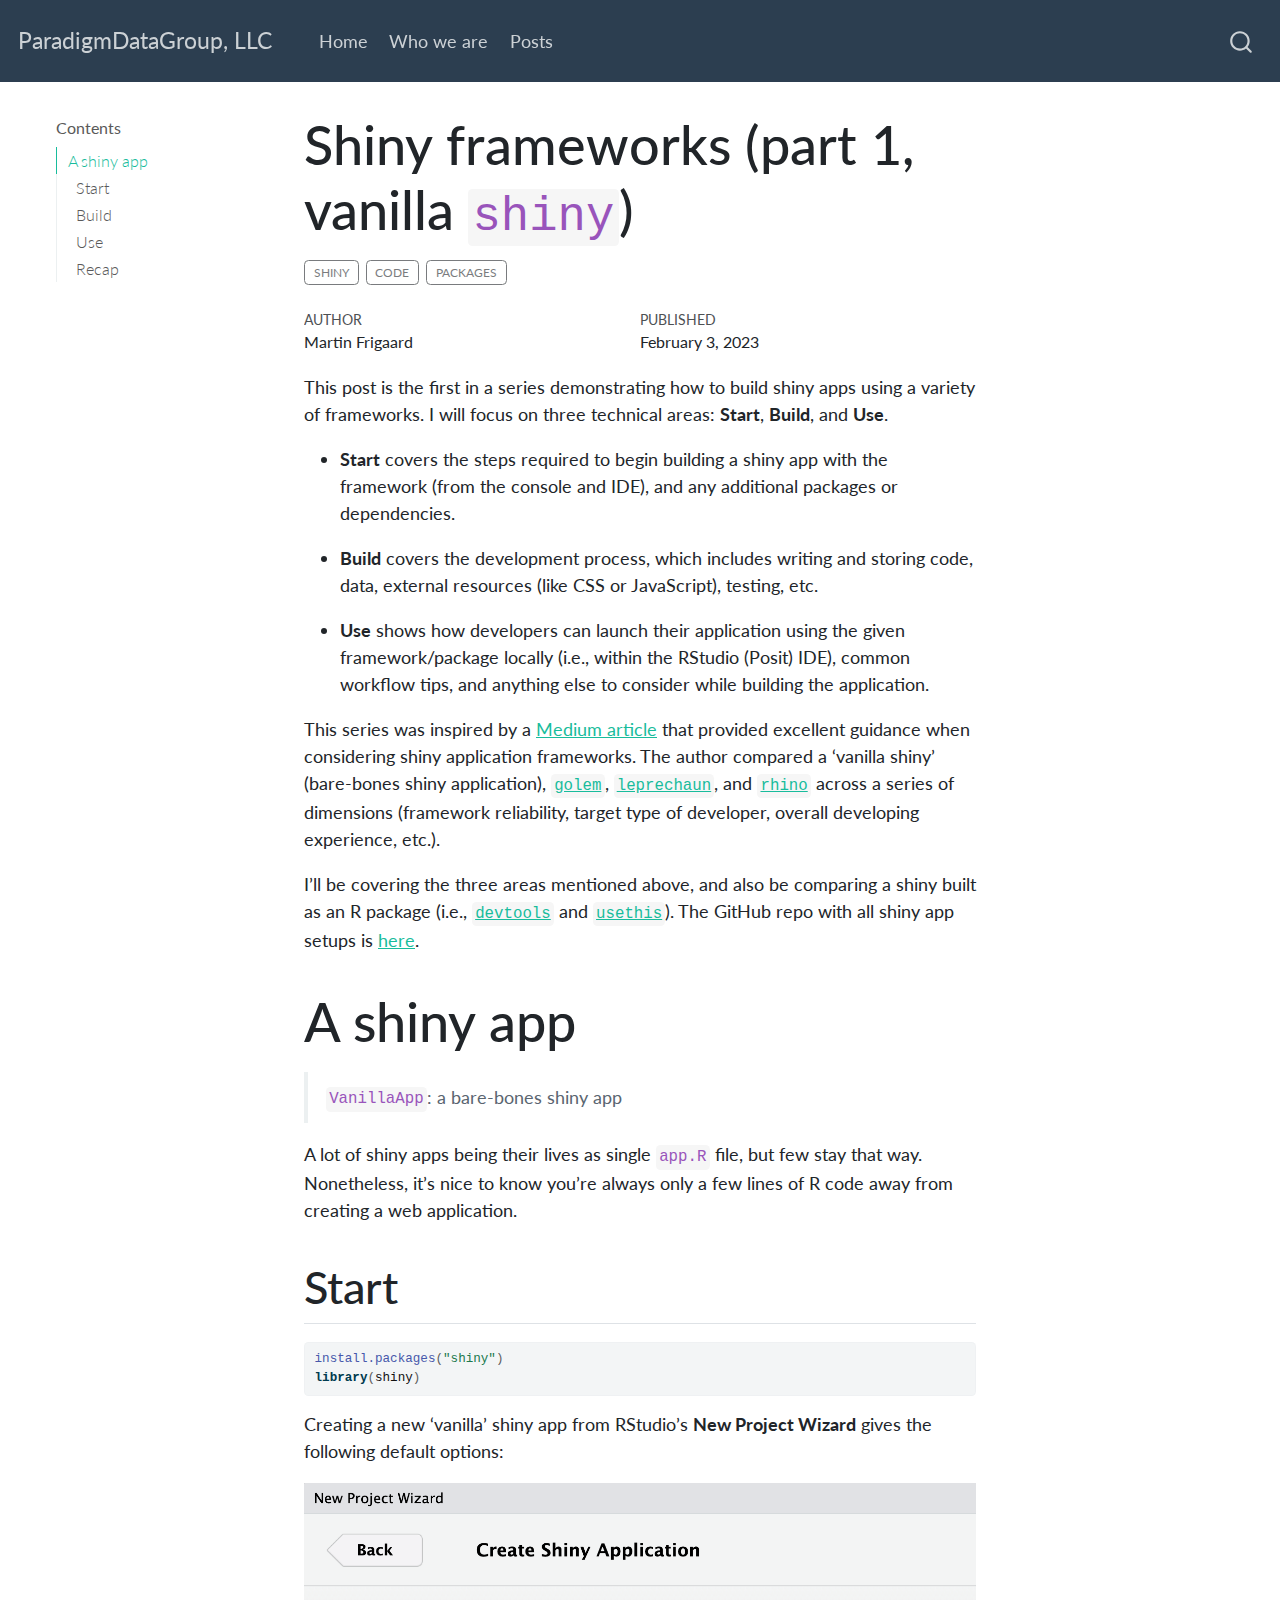
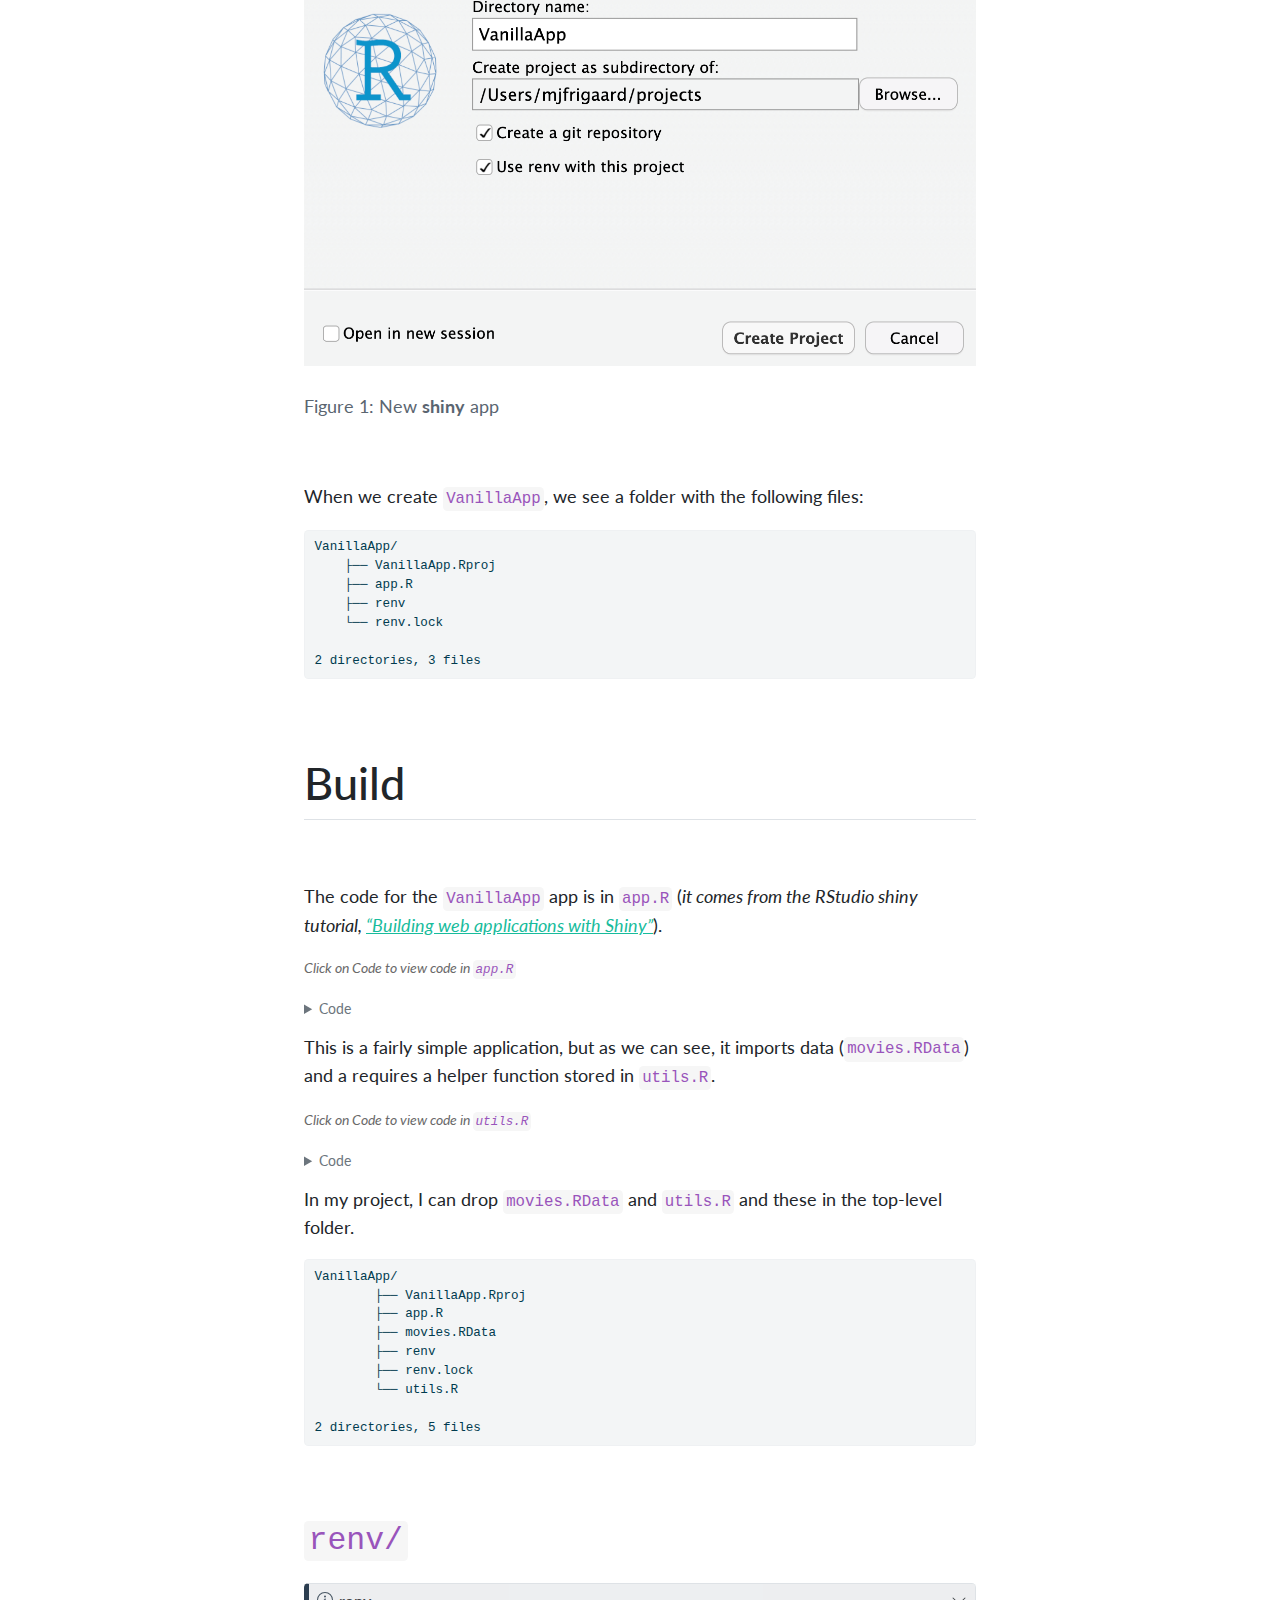
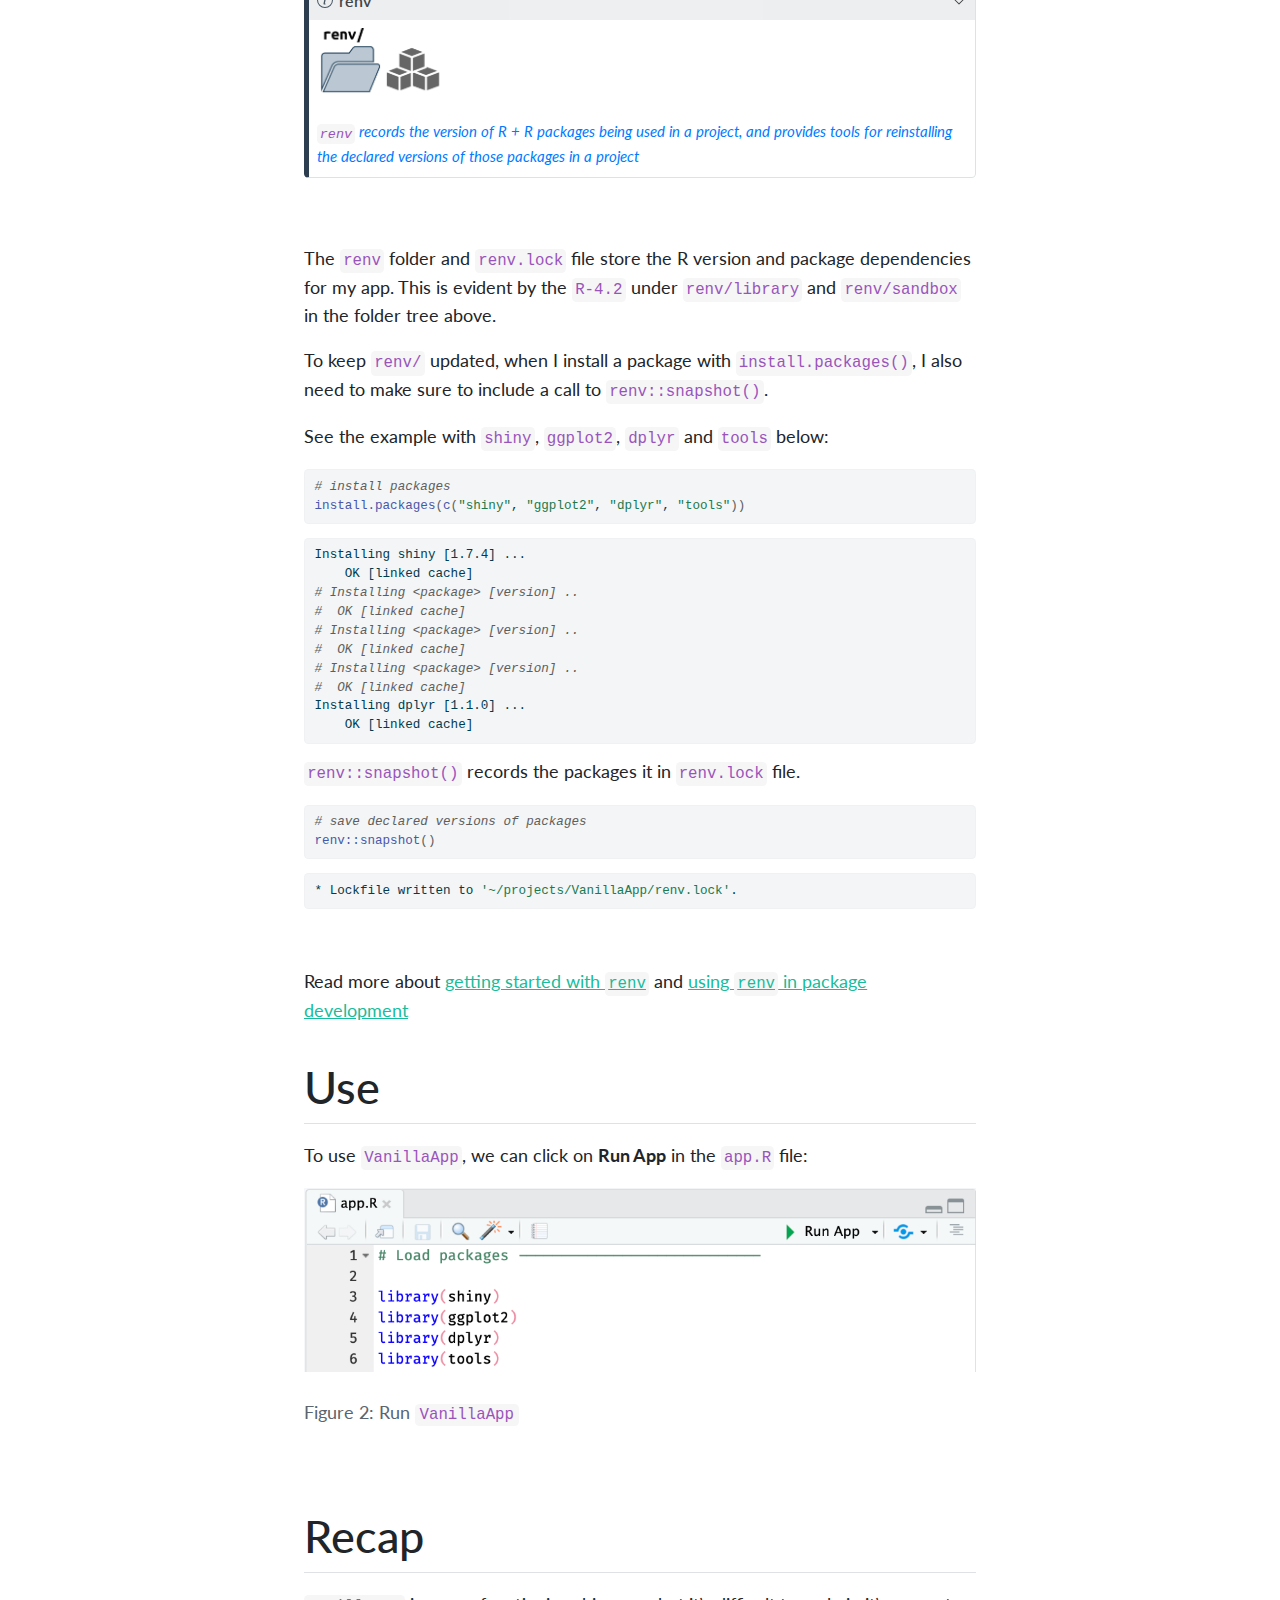
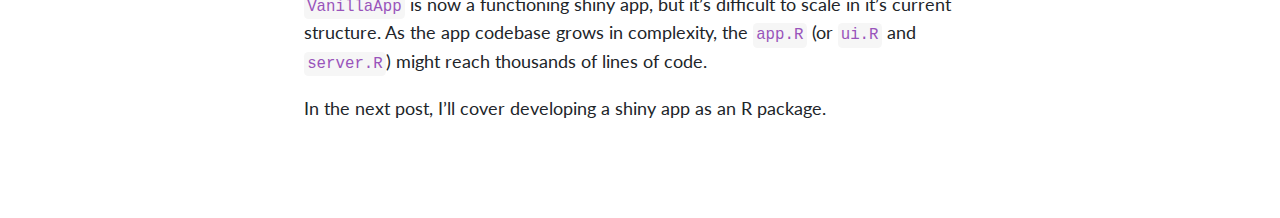
<file: pages/posts/vanilla-shiny/vanilla-shiny.html>
<!DOCTYPE html>
<html xmlns="http://www.w3.org/1999/xhtml" lang="en" xml:lang="en"><head>
<meta http-equiv="Content-Type" content="text/html; charset=UTF-8">
<meta charset="utf-8">
<meta name="generator" content="quarto-1.1.251">
<meta name="viewport" content="width=device-width, initial-scale=1.0, user-scalable=yes">
<meta name="author" content="Martin Frigaard">
<meta name="dcterms.date" content="2023-02-03">
<title>ParadigmDataGroup, LLC - Shiny frameworks (part 1, vanilla shiny)</title>
<style>
code{white-space: pre-wrap;}
span.smallcaps{font-variant: small-caps;}
div.columns{display: flex; gap: min(4vw, 1.5em);}
div.column{flex: auto; overflow-x: auto;}
div.hanging-indent{margin-left: 1.5em; text-indent: -1.5em;}
ul.task-list{list-style: none;}
ul.task-list li input[type="checkbox"] {
  width: 0.8em;
  margin: 0 0.8em 0.2em -1.6em;
  vertical-align: middle;
}
pre > code.sourceCode { white-space: pre; position: relative; }
pre > code.sourceCode > span { display: inline-block; line-height: 1.25; }
pre > code.sourceCode > span:empty { height: 1.2em; }
.sourceCode { overflow: visible; }
code.sourceCode > span { color: inherit; text-decoration: inherit; }
div.sourceCode { margin: 1em 0; }
pre.sourceCode { margin: 0; }
@media screen {
div.sourceCode { overflow: auto; }
}
@media print {
pre > code.sourceCode { white-space: pre-wrap; }
pre > code.sourceCode > span { text-indent: -5em; padding-left: 5em; }
}
pre.numberSource code
  { counter-reset: source-line 0; }
pre.numberSource code > span
  { position: relative; left: -4em; counter-increment: source-line; }
pre.numberSource code > span > a:first-child::before
  { content: counter(source-line);
    position: relative; left: -1em; text-align: right; vertical-align: baseline;
    border: none; display: inline-block;
    -webkit-touch-callout: none; -webkit-user-select: none;
    -khtml-user-select: none; -moz-user-select: none;
    -ms-user-select: none; user-select: none;
    padding: 0 4px; width: 4em;
    color: #aaaaaa;
  }
pre.numberSource { margin-left: 3em; border-left: 1px solid #aaaaaa;  padding-left: 4px; }
div.sourceCode
  {   }
@media screen {
pre > code.sourceCode > span > a:first-child::before { text-decoration: underline; }
}
code span.al { color: #ff0000; font-weight: bold; } /* Alert */
code span.an { color: #60a0b0; font-weight: bold; font-style: italic; } /* Annotation */
code span.at { color: #7d9029; } /* Attribute */
code span.bn { color: #40a070; } /* BaseN */
code span.bu { color: #008000; } /* BuiltIn */
code span.cf { color: #007020; font-weight: bold; } /* ControlFlow */
code span.ch { color: #4070a0; } /* Char */
code span.cn { color: #880000; } /* Constant */
code span.co { color: #60a0b0; font-style: italic; } /* Comment */
code span.cv { color: #60a0b0; font-weight: bold; font-style: italic; } /* CommentVar */
code span.do { color: #ba2121; font-style: italic; } /* Documentation */
code span.dt { color: #902000; } /* DataType */
code span.dv { color: #40a070; } /* DecVal */
code span.er { color: #ff0000; font-weight: bold; } /* Error */
code span.ex { } /* Extension */
code span.fl { color: #40a070; } /* Float */
code span.fu { color: #06287e; } /* Function */
code span.im { color: #008000; font-weight: bold; } /* Import */
code span.in { color: #60a0b0; font-weight: bold; font-style: italic; } /* Information */
code span.kw { color: #007020; font-weight: bold; } /* Keyword */
code span.op { color: #666666; } /* Operator */
code span.ot { color: #007020; } /* Other */
code span.pp { color: #bc7a00; } /* Preprocessor */
code span.sc { color: #4070a0; } /* SpecialChar */
code span.ss { color: #bb6688; } /* SpecialString */
code span.st { color: #4070a0; } /* String */
code span.va { color: #19177c; } /* Variable */
code span.vs { color: #4070a0; } /* VerbatimString */
code span.wa { color: #60a0b0; font-weight: bold; font-style: italic; } /* Warning */
</style>

<script src="../../../site_libs/quarto-nav/quarto-nav.js"></script>
<script src="../../../site_libs/quarto-nav/headroom.min.js"></script>
<script src="../../../site_libs/clipboard/clipboard.min.js"></script>
<script src="../../../site_libs/quarto-search/autocomplete.umd.js"></script>
<script src="../../../site_libs/quarto-search/fuse.min.js"></script>
<script src="../../../site_libs/quarto-search/quarto-search.js"></script>
<meta name="quarto:offset" content="../../../">
<script src="../../../site_libs/quarto-html/quarto.js"></script>
<script src="../../../site_libs/quarto-html/popper.min.js"></script>
<script src="../../../site_libs/quarto-html/tippy.umd.min.js"></script>
<script src="../../../site_libs/quarto-html/anchor.min.js"></script>
<link href="../../../site_libs/quarto-html/tippy.css" rel="stylesheet">
<link href="../../../site_libs/quarto-html/quarto-syntax-highlighting.css" rel="stylesheet" id="quarto-text-highlighting-styles">
<script src="../../../site_libs/bootstrap/bootstrap.min.js"></script>
<link href="../../../site_libs/bootstrap/bootstrap-icons.css" rel="stylesheet">
<link href="../../../site_libs/bootstrap/bootstrap.min.css" rel="stylesheet" id="quarto-bootstrap" data-mode="light"><script id="quarto-search-options" type="application/json">{
  "location": "navbar",
  "copy-button": false,
  "collapse-after": 3,
  "panel-placement": "end",
  "type": "overlay",
  "limit": 20,
  "language": {
    "search-no-results-text": "No results",
    "search-matching-documents-text": "matching documents",
    "search-copy-link-title": "Copy link to search",
    "search-hide-matches-text": "Hide additional matches",
    "search-more-match-text": "more match in this document",
    "search-more-matches-text": "more matches in this document",
    "search-clear-button-title": "Clear",
    "search-detached-cancel-button-title": "Cancel",
    "search-submit-button-title": "Submit"
  }
}</script><link rel="stylesheet" href="../../../styles.css">
</head>
<body class="floating nav-fixed">

<div id="quarto-search-results"></div>
  <header id="quarto-header" class="headroom fixed-top"><nav class="navbar navbar-expand-lg navbar-dark "><div class="navbar-container container-fluid">
      <div class="navbar-brand-container">
    <a class="navbar-brand" href="../../../index.html">
    <span class="navbar-title">ParadigmDataGroup, LLC</span>
    </a>
  </div>
          <button class="navbar-toggler" type="button" data-bs-toggle="collapse" data-bs-target="#navbarCollapse" aria-controls="navbarCollapse" aria-expanded="false" aria-label="Toggle navigation" onclick="if (window.quartoToggleHeadroom) { window.quartoToggleHeadroom(); }">
  <span class="navbar-toggler-icon"></span>
</button>
          <div class="collapse navbar-collapse" id="navbarCollapse">
            <ul class="navbar-nav navbar-nav-scroll me-auto">
<li class="nav-item">
    <a class="nav-link" href="../../../index.html">Home</a>
  </li>  
  <li class="nav-item">
    <a class="nav-link" href="../../../about.html">Who we are</a>
  </li>  
  <li class="nav-item">
    <a class="nav-link" href="../../../listings.html">Posts</a>
  </li>  
</ul>
<div id="quarto-search" class="" title="Search"></div>
          </div> <!-- /navcollapse -->
      </div> <!-- /container-fluid -->
    </nav></header><!-- content --><div id="quarto-content" class="quarto-container page-columns page-rows-contents page-layout-article page-navbar">
<!-- sidebar -->
  <nav id="quarto-sidebar" class="sidebar collapse sidebar-navigation floating overflow-auto"><nav id="TOC" role="doc-toc" class="toc-active"><h2 id="toc-title">Contents</h2>
   
  <ul>
<li>
<a href="#sec-VanillaApp" id="toc-sec-VanillaApp" class="nav-link active" data-scroll-target="#sec-VanillaApp">A shiny app</a>
  <ul>
<li><a href="#start" id="toc-start" class="nav-link" data-scroll-target="#start">Start</a></li>
  <li>
<a href="#build" id="toc-build" class="nav-link" data-scroll-target="#build">Build</a>
  <ul class="collapse">
<li><a href="#renv" id="toc-renv" class="nav-link" data-scroll-target="#renv"><code>renv/</code></a></li>
  </ul>
</li>
  <li><a href="#use" id="toc-use" class="nav-link" data-scroll-target="#use">Use</a></li>
  <li><a href="#recap" id="toc-recap" class="nav-link" data-scroll-target="#recap">Recap</a></li>
  </ul>
</li>
  </ul></nav>
</nav><!-- margin-sidebar --><div id="quarto-margin-sidebar" class="sidebar margin-sidebar">
    </div>
<!-- main -->
<main class="content" id="quarto-document-content"><header id="title-block-header" class="quarto-title-block default"><div class="quarto-title">
<h1 class="title">Shiny frameworks (part 1, vanilla <code>shiny</code>)</h1>
  <div class="quarto-categories">
    <div class="quarto-category">shiny</div>
    <div class="quarto-category">code</div>
    <div class="quarto-category">packages</div>
  </div>
  </div>



<div class="quarto-title-meta">

    <div>
    <div class="quarto-title-meta-heading">Author</div>
    <div class="quarto-title-meta-contents">
             <p>Martin Frigaard </p>
          </div>
  </div>
    
    <div>
    <div class="quarto-title-meta-heading">Published</div>
    <div class="quarto-title-meta-contents">
      <p class="date">February 3, 2023</p>
    </div>
  </div>
    
  </div>
  

</header><p>This post is the first in a series demonstrating how to build shiny apps using a variety of frameworks. I will focus on three technical areas: <strong>Start</strong>, <strong>Build</strong>, and <strong>Use</strong>.</p>
<ul>
<li><p><strong>Start</strong> covers the steps required to begin building a shiny app with the framework (from the console and IDE), and any additional packages or dependencies.</p></li>
<li><p><strong>Build</strong> covers the development process, which includes writing and storing code, data, external resources (like CSS or JavaScript), testing, etc.</p></li>
<li><p><strong>Use</strong> shows how developers can launch their application using the given framework/package locally (i.e., within the RStudio (Posit) IDE), common workflow tips, and anything else to consider while building the application.</p></li>
</ul>
<p>This series was inspired by a <a href="https://blog.devgenius.io/which-r-shiny-framework-is-the-best-a-comparison-of-vanilla-shiny-golem-rhino-and-leprechaun-c02ad8e2aa8c">Medium article</a> that provided excellent guidance when considering shiny application frameworks. The author compared a ‘vanilla shiny’ (bare-bones shiny application), <a href="https://thinkr-open.github.io/golem/"><code>golem</code></a>, <a href="https://leprechaun.opifex.org/#/"><code>leprechaun</code></a>, and <a href="https://appsilon.github.io/rhino/"><code>rhino</code></a> across a series of dimensions (framework reliability, target type of developer, overall developing experience, etc.).</p>
<p>I’ll be covering the three areas mentioned above, and also be comparing a shiny built as an R package (i.e., <a href="https://devtools.r-lib.org/"><code>devtools</code></a> and <a href="https://usethis.r-lib.org/"><code>usethis</code></a>). The GitHub repo with all shiny app setups is <a href="https://github.com/mjfrigaard/shiny-app-setups">here</a>.</p>
<section id="sec-VanillaApp" class="level1"><h1>A shiny app</h1>
<blockquote class="blockquote">
<p><code>VanillaApp</code>: a bare-bones shiny app</p>
</blockquote>
<p>A lot of shiny apps being their lives as single <code>app.R</code> file, but few stay that way. Nonetheless, it’s nice to know you’re always only a few lines of R code away from creating a web application.</p>
<section id="start" class="level2"><h2 class="anchored" data-anchor-id="start">Start</h2>
<div style="font-size: 0.80em;">
<div class="cell">
<div class="sourceCode" id="cb1"><pre class="downlit sourceCode r code-with-copy"><code class="sourceCode R"><span><span class="fu"><a href="https://rdrr.io/r/utils/install.packages.html">install.packages</a></span><span class="op">(</span><span class="st">"shiny"</span><span class="op">)</span></span>
<span><span class="kw"><a href="https://rdrr.io/r/base/library.html">library</a></span><span class="op">(</span><span class="va"><a href="https://shiny.rstudio.com/">shiny</a></span><span class="op">)</span></span></code><button title="Copy to Clipboard" class="code-copy-button"><i class="bi"></i></button></pre></div>
</div>
</div>
<p>Creating a new ‘vanilla’ shiny app from RStudio’s <strong>New Project Wizard</strong> gives the following default options:</p>
<div id="fig-vanilla-setup" class="quarto-figure quarto-figure-center anchored">
<figure class="figure"><div class="quarto-figure quarto-figure-center">
<figure class="figure"><p><img src="vanilla-setup.png" style="width:100.0%;height:100.0%" class="figure-img"></p>
</figure>
</div>
<p></p><figcaption class="figure-caption">Figure&nbsp;1: New <strong>shiny</strong> app</figcaption><p></p>
</figure>
</div>
<p><br></p>
<p>When we create <code>VanillaApp</code>, we see a folder with the following files:</p>
<div style="font-size: 0.80em;">
<div class="cell">
<div class="sourceCode cell-code" id="cb2"><pre class="sourceCode bash code-with-copy"><code class="sourceCode bash"><span id="cb2-1"><a href="#cb2-1" aria-hidden="true" tabindex="-1"></a><span class="ex">VanillaApp/</span></span>
<span id="cb2-2"><a href="#cb2-2" aria-hidden="true" tabindex="-1"></a>    <span class="ex">├──</span> VanillaApp.Rproj</span>
<span id="cb2-3"><a href="#cb2-3" aria-hidden="true" tabindex="-1"></a>    <span class="ex">├──</span> app.R</span>
<span id="cb2-4"><a href="#cb2-4" aria-hidden="true" tabindex="-1"></a>    <span class="ex">├──</span> renv</span>
<span id="cb2-5"><a href="#cb2-5" aria-hidden="true" tabindex="-1"></a>    <span class="ex">└──</span> renv.lock</span>
<span id="cb2-6"><a href="#cb2-6" aria-hidden="true" tabindex="-1"></a>    </span>
<span id="cb2-7"><a href="#cb2-7" aria-hidden="true" tabindex="-1"></a><span class="ex">2</span> directories, 3 files</span></code><button title="Copy to Clipboard" class="code-copy-button"><i class="bi"></i></button></pre></div>
</div>
</div>
<p><br></p>
</section><section id="build" class="level2"><h2 class="anchored" data-anchor-id="build">Build</h2>
<p><br></p>
<p>The code for the <code>VanillaApp</code> app is in <code>app.R</code> (<em>it comes from the RStudio shiny tutorial, <a href="https://rstudio-education.github.io/shiny-course/">“Building web applications with Shiny”</a></em>).</p>
<div style="font-size: 0.80em; ; color: #696969;">
<p><em>Click on Code to view code in <code>app.R</code></em></p>
</div>
<div style="font-size: 0.80em;">
<div class="cell">
<details><summary>Code</summary><div class="sourceCode" id="cb3"><pre class="downlit sourceCode r code-with-copy"><code class="sourceCode R"><span><span class="co"># Define UI ------------</span></span>
<span><span class="va">ui</span> <span class="op">&lt;-</span> <span class="fu"><a href="https://shiny.rstudio.com/reference/shiny/latest/fluidPage.html">fluidPage</a></span><span class="op">(</span></span>
<span>  </span>
<span>  <span class="fu"><a href="https://shiny.rstudio.com/reference/shiny/latest/titlePanel.html">titlePanel</a></span><span class="op">(</span>title <span class="op">=</span> <span class="st">"movies data app (demo)"</span><span class="op">)</span>,</span>
<span>  </span>
<span>  <span class="fu">shiny</span><span class="fu">::</span><span class="fu"><a href="https://shiny.rstudio.com/reference/shiny/latest/sidebarLayout.html">sidebarLayout</a></span><span class="op">(</span></span>
<span>    </span>
<span>    <span class="fu">shiny</span><span class="fu">::</span><span class="fu"><a href="https://shiny.rstudio.com/reference/shiny/latest/sidebarLayout.html">sidebarPanel</a></span><span class="op">(</span></span>
<span>      </span>
<span>      <span class="fu">shiny</span><span class="fu">::</span><span class="fu"><a href="https://shiny.rstudio.com/reference/shiny/latest/selectInput.html">selectInput</a></span><span class="op">(</span></span>
<span>        inputId <span class="op">=</span> <span class="st">"y"</span>,</span>
<span>        label <span class="op">=</span> <span class="st">"Y-axis:"</span>,</span>
<span>        choices <span class="op">=</span> <span class="fu"><a href="https://rdrr.io/r/base/c.html">c</a></span><span class="op">(</span></span>
<span>          <span class="st">"IMDB rating"</span> <span class="op">=</span> <span class="st">"imdb_rating"</span>,</span>
<span>          <span class="st">"IMDB number of votes"</span> <span class="op">=</span> <span class="st">"imdb_num_votes"</span>,</span>
<span>          <span class="st">"Critics Score"</span> <span class="op">=</span> <span class="st">"critics_score"</span>,</span>
<span>          <span class="st">"Audience Score"</span> <span class="op">=</span> <span class="st">"audience_score"</span>,</span>
<span>          <span class="st">"Runtime"</span> <span class="op">=</span> <span class="st">"runtime"</span></span>
<span>        <span class="op">)</span>,</span>
<span>        selected <span class="op">=</span> <span class="st">"audience_score"</span></span>
<span>      <span class="op">)</span>,</span>
<span>      </span>
<span>      <span class="fu">shiny</span><span class="fu">::</span><span class="fu"><a href="https://shiny.rstudio.com/reference/shiny/latest/selectInput.html">selectInput</a></span><span class="op">(</span></span>
<span>        inputId <span class="op">=</span> <span class="st">"x"</span>,</span>
<span>        label <span class="op">=</span> <span class="st">"X-axis:"</span>,</span>
<span>        choices <span class="op">=</span> <span class="fu"><a href="https://rdrr.io/r/base/c.html">c</a></span><span class="op">(</span></span>
<span>          <span class="st">"IMDB rating"</span> <span class="op">=</span> <span class="st">"imdb_rating"</span>,</span>
<span>          <span class="st">"IMDB number of votes"</span> <span class="op">=</span> <span class="st">"imdb_num_votes"</span>,</span>
<span>          <span class="st">"Critics Score"</span> <span class="op">=</span> <span class="st">"critics_score"</span>,</span>
<span>          <span class="st">"Audience Score"</span> <span class="op">=</span> <span class="st">"audience_score"</span>,</span>
<span>          <span class="st">"Runtime"</span> <span class="op">=</span> <span class="st">"runtime"</span></span>
<span>        <span class="op">)</span>,</span>
<span>        selected <span class="op">=</span> <span class="st">"critics_score"</span></span>
<span>      <span class="op">)</span>,</span>
<span>      </span>
<span>      <span class="fu">shiny</span><span class="fu">::</span><span class="fu"><a href="https://shiny.rstudio.com/reference/shiny/latest/selectInput.html">selectInput</a></span><span class="op">(</span></span>
<span>        inputId <span class="op">=</span> <span class="st">"z"</span>,</span>
<span>        label <span class="op">=</span> <span class="st">"Color by:"</span>,</span>
<span>        choices <span class="op">=</span> <span class="fu"><a href="https://rdrr.io/r/base/c.html">c</a></span><span class="op">(</span></span>
<span>          <span class="st">"Title Type"</span> <span class="op">=</span> <span class="st">"title_type"</span>,</span>
<span>          <span class="st">"Genre"</span> <span class="op">=</span> <span class="st">"genre"</span>,</span>
<span>          <span class="st">"MPAA Rating"</span> <span class="op">=</span> <span class="st">"mpaa_rating"</span>,</span>
<span>          <span class="st">"Critics Rating"</span> <span class="op">=</span> <span class="st">"critics_rating"</span>,</span>
<span>          <span class="st">"Audience Rating"</span> <span class="op">=</span> <span class="st">"audience_rating"</span></span>
<span>        <span class="op">)</span>,</span>
<span>        selected <span class="op">=</span> <span class="st">"mpaa_rating"</span></span>
<span>      <span class="op">)</span>,</span>
<span>      </span>
<span>      <span class="fu">shiny</span><span class="fu">::</span><span class="fu"><a href="https://shiny.rstudio.com/reference/shiny/latest/sliderInput.html">sliderInput</a></span><span class="op">(</span></span>
<span>        inputId <span class="op">=</span> <span class="st">"alpha"</span>,</span>
<span>        label <span class="op">=</span> <span class="st">"Alpha:"</span>,</span>
<span>        min <span class="op">=</span> <span class="fl">0</span>, max <span class="op">=</span> <span class="fl">1</span>,</span>
<span>        value <span class="op">=</span> <span class="fl">0.5</span></span>
<span>      <span class="op">)</span>,</span>
<span>      </span>
<span>      <span class="fu">shiny</span><span class="fu">::</span><span class="fu"><a href="https://shiny.rstudio.com/reference/shiny/latest/sliderInput.html">sliderInput</a></span><span class="op">(</span></span>
<span>        inputId <span class="op">=</span> <span class="st">"size"</span>,</span>
<span>        label <span class="op">=</span> <span class="st">"Size:"</span>,</span>
<span>        min <span class="op">=</span> <span class="fl">0</span>, max <span class="op">=</span> <span class="fl">5</span>,</span>
<span>        value <span class="op">=</span> <span class="fl">2</span></span>
<span>      <span class="op">)</span>,</span>
<span>      </span>
<span>      <span class="fu">shiny</span><span class="fu">::</span><span class="fu"><a href="https://shiny.rstudio.com/reference/shiny/latest/textInput.html">textInput</a></span><span class="op">(</span></span>
<span>        inputId <span class="op">=</span> <span class="st">"plot_title"</span>,</span>
<span>        label <span class="op">=</span> <span class="st">"Plot title"</span>,</span>
<span>        placeholder <span class="op">=</span> <span class="st">"Enter plot title"</span></span>
<span>      <span class="op">)</span></span>
<span>    <span class="op">)</span>,</span>
<span>    <span class="fu">shiny</span><span class="fu">::</span><span class="fu"><a href="https://shiny.rstudio.com/reference/shiny/latest/sidebarLayout.html">mainPanel</a></span><span class="op">(</span></span>
<span>      </span>
<span>      <span class="fu">shiny</span><span class="fu">::</span><span class="va"><a href="https://rstudio.github.io/htmltools/reference/builder.html">tags</a></span><span class="op">$</span><span class="fu">br</span><span class="op">(</span><span class="op">)</span>,</span>
<span>      </span>
<span>        <span class="fu">shiny</span><span class="fu">::</span><span class="va"><a href="https://rstudio.github.io/htmltools/reference/builder.html">tags</a></span><span class="op">$</span><span class="fu">blockquote</span><span class="op">(</span></span>
<span>          <span class="fu">shiny</span><span class="fu">::</span><span class="va"><a href="https://rstudio.github.io/htmltools/reference/builder.html">tags</a></span><span class="op">$</span><span class="fu">em</span><span class="op">(</span></span>
<span>            <span class="fu">shiny</span><span class="fu">::</span><span class="va"><a href="https://rstudio.github.io/htmltools/reference/builder.html">tags</a></span><span class="op">$</span><span class="fu">h6</span><span class="op">(</span><span class="st">"The code for this application comes from the "</span>,</span>
<span>            <span class="fu">shiny</span><span class="fu">::</span><span class="va"><a href="https://rstudio.github.io/htmltools/reference/builder.html">tags</a></span><span class="op">$</span><span class="fu">a</span><span class="op">(</span><span class="st">"Building web applications with Shiny"</span>, </span>
<span>              href <span class="op">=</span> <span class="st">"https://rstudio-education.github.io/shiny-course/"</span><span class="op">)</span>, </span>
<span>                          <span class="st">"tutorial"</span><span class="op">)</span><span class="op">)</span><span class="op">)</span>,</span>
<span>      </span>
<span>      <span class="fu">shiny</span><span class="fu">::</span><span class="fu"><a href="https://shiny.rstudio.com/reference/shiny/latest/plotOutput.html">plotOutput</a></span><span class="op">(</span>outputId <span class="op">=</span> <span class="st">"scatterplot"</span><span class="op">)</span></span>
<span>    <span class="op">)</span></span>
<span>  <span class="op">)</span></span>
<span><span class="op">)</span></span>
<span></span>
<span><span class="co"># Define server -------</span></span>
<span></span>
<span><span class="va">server</span> <span class="op">&lt;-</span> <span class="kw">function</span><span class="op">(</span><span class="va">input</span>, <span class="va">output</span>, <span class="va">session</span><span class="op">)</span> <span class="op">{</span></span>
<span>  <span class="va">output</span><span class="op">$</span><span class="va">scatterplot</span> <span class="op">&lt;-</span> <span class="fu">shiny</span><span class="fu">::</span><span class="fu"><a href="https://shiny.rstudio.com/reference/shiny/latest/renderPlot.html">renderPlot</a></span><span class="op">(</span><span class="op">{</span></span>
<span>    <span class="va">plot</span> <span class="op">&lt;-</span> <span class="fu">point_plot</span><span class="op">(</span></span>
<span>      df <span class="op">=</span> <span class="va">movies</span>,</span>
<span>      x_var <span class="op">=</span> <span class="va">input</span><span class="op">$</span><span class="va">x</span>,</span>
<span>      y_var <span class="op">=</span> <span class="va">input</span><span class="op">$</span><span class="va">y</span>,</span>
<span>      col_var <span class="op">=</span> <span class="va">input</span><span class="op">$</span><span class="va">z</span>,</span>
<span>      alpha_var <span class="op">=</span> <span class="va">input</span><span class="op">$</span><span class="va">alpha</span>,</span>
<span>      size_var <span class="op">=</span> <span class="va">input</span><span class="op">$</span><span class="va">size</span></span>
<span>    <span class="op">)</span></span>
<span>    <span class="va">plot</span> <span class="op">+</span></span>
<span>      <span class="fu">ggplot2</span><span class="fu">::</span><span class="fu"><a href="https://ggplot2.tidyverse.org/reference/labs.html">labs</a></span><span class="op">(</span></span>
<span>        title <span class="op">=</span> <span class="va">input</span><span class="op">$</span><span class="va">plot_title</span>,</span>
<span>        x <span class="op">=</span> <span class="fu">stringr</span><span class="fu">::</span><span class="fu"><a href="https://stringr.tidyverse.org/reference/str_replace.html">str_replace_all</a></span><span class="op">(</span><span class="fu">tools</span><span class="fu">::</span><span class="fu"><a href="https://rdrr.io/r/tools/toTitleCase.html">toTitleCase</a></span><span class="op">(</span><span class="va">input</span><span class="op">$</span><span class="va">x</span><span class="op">)</span>, <span class="st">"_"</span>, <span class="st">" "</span><span class="op">)</span>,</span>
<span>        y <span class="op">=</span> <span class="fu">stringr</span><span class="fu">::</span><span class="fu"><a href="https://stringr.tidyverse.org/reference/str_replace.html">str_replace_all</a></span><span class="op">(</span><span class="fu">tools</span><span class="fu">::</span><span class="fu"><a href="https://rdrr.io/r/tools/toTitleCase.html">toTitleCase</a></span><span class="op">(</span><span class="va">input</span><span class="op">$</span><span class="va">y</span><span class="op">)</span>, <span class="st">"_"</span>, <span class="st">" "</span><span class="op">)</span></span>
<span>      <span class="op">)</span></span>
<span>  <span class="op">}</span><span class="op">)</span></span>
<span><span class="op">}</span></span>
<span></span>
<span><span class="co"># Create App ------------------</span></span>
<span></span>
<span><span class="fu">shiny</span><span class="fu">::</span><span class="fu"><a href="https://shiny.rstudio.com/reference/shiny/latest/shinyApp.html">shinyApp</a></span><span class="op">(</span>ui <span class="op">=</span> <span class="va">ui</span>, server <span class="op">=</span> <span class="va">server</span><span class="op">)</span></span></code><button title="Copy to Clipboard" class="code-copy-button"><i class="bi"></i></button></pre></div>
</details>
</div>
</div>
<p>This is a fairly simple application, but as we can see, it imports data (<code>movies.RData</code>) and a requires a helper function stored in <code>utils.R</code>.</p>
<div style="font-size: 0.80em; ; color: #696969;">
<p><em>Click on Code to view code in <code>utils.R</code></em></p>
</div>
<div style="font-size: 0.80em;">
<div class="cell">
<details><summary>Code</summary><div class="sourceCode" id="cb4"><pre class="downlit sourceCode r code-with-copy"><code class="sourceCode R"><span><span class="co"># pkgs -----</span></span>
<span><span class="kw"><a href="https://rdrr.io/r/base/library.html">library</a></span><span class="op">(</span><span class="va"><a href="https://ggplot2.tidyverse.org">ggplot2</a></span><span class="op">)</span></span>
<span></span>
<span><span class="co"># point_plot -----</span></span>
<span><span class="va">point_plot</span> <span class="op">&lt;-</span> <span class="kw">function</span><span class="op">(</span><span class="va">df</span>, <span class="va">x_var</span>, <span class="va">y_var</span>, <span class="va">col_var</span>, <span class="va">alpha_var</span>, <span class="va">size_var</span><span class="op">)</span> <span class="op">{</span></span>
<span>  <span class="fu">ggplot2</span><span class="fu">::</span><span class="fu"><a href="https://ggplot2.tidyverse.org/reference/ggplot.html">ggplot</a></span><span class="op">(</span></span>
<span>    data <span class="op">=</span> <span class="va">df</span>,</span>
<span>    <span class="fu">ggplot2</span><span class="fu">::</span><span class="fu"><a href="https://ggplot2.tidyverse.org/reference/aes.html">aes</a></span><span class="op">(</span></span>
<span>      x <span class="op">=</span> <span class="va">.data</span><span class="op">[[</span><span class="va">x_var</span><span class="op">]</span><span class="op">]</span>,</span>
<span>      y <span class="op">=</span> <span class="va">.data</span><span class="op">[[</span><span class="va">y_var</span><span class="op">]</span><span class="op">]</span>,</span>
<span>      color <span class="op">=</span> <span class="va">.data</span><span class="op">[[</span><span class="va">col_var</span><span class="op">]</span><span class="op">]</span></span>
<span>    <span class="op">)</span></span>
<span>  <span class="op">)</span> <span class="op">+</span></span>
<span>    <span class="fu">ggplot2</span><span class="fu">::</span><span class="fu"><a href="https://ggplot2.tidyverse.org/reference/geom_point.html">geom_point</a></span><span class="op">(</span>alpha <span class="op">=</span> <span class="va">alpha_var</span>, size <span class="op">=</span> <span class="va">size_var</span><span class="op">)</span></span>
<span><span class="op">}</span></span></code><button title="Copy to Clipboard" class="code-copy-button"><i class="bi"></i></button></pre></div>
</details>
</div>
</div>
<p>In my project, I can drop <code>movies.RData</code> and <code>utils.R</code> and these in the top-level folder.</p>
<div style="font-size: 0.80em;">
<div class="cell">
<div class="sourceCode cell-code" id="cb5"><pre class="sourceCode bash code-with-copy"><code class="sourceCode bash"><span id="cb5-1"><a href="#cb5-1" aria-hidden="true" tabindex="-1"></a><span class="ex">VanillaApp/</span></span>
<span id="cb5-2"><a href="#cb5-2" aria-hidden="true" tabindex="-1"></a>        <span class="ex">├──</span> VanillaApp.Rproj</span>
<span id="cb5-3"><a href="#cb5-3" aria-hidden="true" tabindex="-1"></a>        <span class="ex">├──</span> app.R</span>
<span id="cb5-4"><a href="#cb5-4" aria-hidden="true" tabindex="-1"></a>        <span class="ex">├──</span> movies.RData</span>
<span id="cb5-5"><a href="#cb5-5" aria-hidden="true" tabindex="-1"></a>        <span class="ex">├──</span> renv</span>
<span id="cb5-6"><a href="#cb5-6" aria-hidden="true" tabindex="-1"></a>        <span class="ex">├──</span> renv.lock</span>
<span id="cb5-7"><a href="#cb5-7" aria-hidden="true" tabindex="-1"></a>        <span class="ex">└──</span> utils.R</span>
<span id="cb5-8"><a href="#cb5-8" aria-hidden="true" tabindex="-1"></a></span>
<span id="cb5-9"><a href="#cb5-9" aria-hidden="true" tabindex="-1"></a><span class="ex">2</span> directories, 5 files</span></code><button title="Copy to Clipboard" class="code-copy-button"><i class="bi"></i></button></pre></div>
</div>
</div>
<p><br></p>
<section id="renv" class="level3"><h3 class="anchored" data-anchor-id="renv"><code>renv/</code></h3>
<div class="callout-note callout callout-style-default callout-captioned">
<div class="callout-header d-flex align-content-center" data-bs-toggle="collapse" data-bs-target=".callout-1-contents" aria-controls="callout-1" aria-expanded="true" aria-label="Toggle callout">
<div class="callout-icon-container">
<i class="callout-icon"></i>
</div>
<div class="callout-caption-container flex-fill">
renv
</div>
<div class="callout-btn-toggle d-inline-block border-0 py-1 ps-1 pe-0 float-end"><i class="callout-toggle"></i></div>
</div>
<div id="callout-1" class="callout-1-contents callout-collapse collapse show">
<div class="callout-body-container callout-body">
<div style="font-size: 0.95em; color: #007bff;">
<div class="quarto-figure quarto-figure-left">
<figure class="figure"><p><img src="renv.png" style="width:20.0%;height:20.0%" class="figure-img"></p>
</figure>
</div>
<p><em><code>renv</code> records the version of R + R packages being used in a project, and provides tools for reinstalling the declared versions of those packages in a project</em></p>
</div>
</div>
</div>
</div>
<p><br></p>
<p>The <code>renv</code> folder and <code>renv.lock</code> file store the R version and package dependencies for my app. This is evident by the <code>R-4.2</code> under <code>renv/library</code> and <code>renv/sandbox</code> in the folder tree above.</p>
<p>To keep <code>renv/</code> updated, when I install a package with <code><a href="https://rdrr.io/r/utils/install.packages.html">install.packages()</a></code>, I also need to make sure to include a call to <code><a href="https://rstudio.github.io/renv/reference/snapshot.html">renv::snapshot()</a></code>.</p>
<p>See the example with <code>shiny</code>, <code>ggplot2</code>, <code>dplyr</code> and <code>tools</code> below:</p>
<div style="font-size: 0.80em;">
<div class="cell">
<div class="sourceCode" id="cb6"><pre class="downlit sourceCode r code-with-copy"><code class="sourceCode R"><span><span class="co"># install packages </span></span>
<span><span class="fu"><a href="https://rdrr.io/r/utils/install.packages.html">install.packages</a></span><span class="op">(</span><span class="fu"><a href="https://rdrr.io/r/base/c.html">c</a></span><span class="op">(</span><span class="st">"shiny"</span>, <span class="st">"ggplot2"</span>, <span class="st">"dplyr"</span>, <span class="st">"tools"</span><span class="op">)</span><span class="op">)</span></span></code><button title="Copy to Clipboard" class="code-copy-button"><i class="bi"></i></button></pre></div>
</div>
<div class="cell">
<div class="sourceCode cell-code" id="cb7"><pre class="sourceCode bash code-with-copy"><code class="sourceCode bash"><span id="cb7-1"><a href="#cb7-1" aria-hidden="true" tabindex="-1"></a><span class="ex">Installing</span> shiny [1.7.4] ...</span>
<span id="cb7-2"><a href="#cb7-2" aria-hidden="true" tabindex="-1"></a>    <span class="ex">OK</span> [linked cache]</span>
<span id="cb7-3"><a href="#cb7-3" aria-hidden="true" tabindex="-1"></a><span class="co"># Installing &lt;package&gt; [version] ..</span></span>
<span id="cb7-4"><a href="#cb7-4" aria-hidden="true" tabindex="-1"></a><span class="co">#  OK [linked cache]</span></span>
<span id="cb7-5"><a href="#cb7-5" aria-hidden="true" tabindex="-1"></a><span class="co"># Installing &lt;package&gt; [version] ..</span></span>
<span id="cb7-6"><a href="#cb7-6" aria-hidden="true" tabindex="-1"></a><span class="co">#  OK [linked cache]</span></span>
<span id="cb7-7"><a href="#cb7-7" aria-hidden="true" tabindex="-1"></a><span class="co"># Installing &lt;package&gt; [version] ..</span></span>
<span id="cb7-8"><a href="#cb7-8" aria-hidden="true" tabindex="-1"></a><span class="co">#  OK [linked cache]</span></span>
<span id="cb7-9"><a href="#cb7-9" aria-hidden="true" tabindex="-1"></a><span class="ex">Installing</span> dplyr [1.1.0] ...</span>
<span id="cb7-10"><a href="#cb7-10" aria-hidden="true" tabindex="-1"></a>    <span class="ex">OK</span> [linked cache]</span></code><button title="Copy to Clipboard" class="code-copy-button"><i class="bi"></i></button></pre></div>
</div>
</div>
<p><code><a href="https://rstudio.github.io/renv/reference/snapshot.html">renv::snapshot()</a></code> records the packages it in <code>renv.lock</code> file.</p>
<div style="font-size: 0.80em;">
<div class="cell">
<div class="sourceCode" id="cb8"><pre class="downlit sourceCode r code-with-copy"><code class="sourceCode R"><span><span class="co"># save declared versions of packages </span></span>
<span><span class="fu">renv</span><span class="fu">::</span><span class="fu"><a href="https://rstudio.github.io/renv/reference/snapshot.html">snapshot</a></span><span class="op">(</span><span class="op">)</span></span></code><button title="Copy to Clipboard" class="code-copy-button"><i class="bi"></i></button></pre></div>
</div>
<div class="cell">
<div class="sourceCode cell-code" id="cb9"><pre class="sourceCode bash code-with-copy"><code class="sourceCode bash"><span id="cb9-1"><a href="#cb9-1" aria-hidden="true" tabindex="-1"></a><span class="ex">*</span> Lockfile written to <span class="st">'~/projects/VanillaApp/renv.lock'</span>.</span></code><button title="Copy to Clipboard" class="code-copy-button"><i class="bi"></i></button></pre></div>
</div>
</div>
<p><br></p>
<p>Read more about <a href="https://rstudio.github.io/renv/articles/renv.html">getting started with <code>renv</code></a> and <a href="https://rstudio.github.io/renv/articles/packages.html">using <code>renv</code> in package development</a></p>
</section></section><section id="use" class="level2"><h2 class="anchored" data-anchor-id="use">Use</h2>
<p>To use <code>VanillaApp</code>, we can click on <strong>Run App</strong> in the <code>app.R</code> file:</p>
<div id="fig-runapp" class="quarto-figure quarto-figure-center anchored">
<figure class="figure"><div class="quarto-figure quarto-figure-center">
<figure class="figure"><p><img src="runapp.png" style="width:100.0%;height:100.0%" class="figure-img"></p>
</figure>
</div>
<p></p><figcaption class="figure-caption">Figure&nbsp;2: Run <code>VanillaApp</code></figcaption><p></p>
</figure>
</div>
<p><br></p>
</section><section id="recap" class="level2"><h2 class="anchored" data-anchor-id="recap">Recap</h2>
<p><code>VanillaApp</code> is now a functioning shiny app, but it’s difficult to scale in it’s current structure. As the app codebase grows in complexity, the <code>app.R</code> (or <code>ui.R</code> and <code>server.R</code>) might reach thousands of lines of code.</p>
<p>In the next post, I’ll cover developing a shiny app as an R package.</p>


</section></section></main><!-- /main --><script id="quarto-html-after-body" type="application/javascript">
window.document.addEventListener("DOMContentLoaded", function (event) {
  const toggleBodyColorMode = (bsSheetEl) => {
    const mode = bsSheetEl.getAttribute("data-mode");
    const bodyEl = window.document.querySelector("body");
    if (mode === "dark") {
      bodyEl.classList.add("quarto-dark");
      bodyEl.classList.remove("quarto-light");
    } else {
      bodyEl.classList.add("quarto-light");
      bodyEl.classList.remove("quarto-dark");
    }
  }
  const toggleBodyColorPrimary = () => {
    const bsSheetEl = window.document.querySelector("link#quarto-bootstrap");
    if (bsSheetEl) {
      toggleBodyColorMode(bsSheetEl);
    }
  }
  toggleBodyColorPrimary();  
  const icon = "";
  const anchorJS = new window.AnchorJS();
  anchorJS.options = {
    placement: 'right',
    icon: icon
  };
  anchorJS.add('.anchored');
  const clipboard = new window.ClipboardJS('.code-copy-button', {
    target: function(trigger) {
      return trigger.previousElementSibling;
    }
  });
  clipboard.on('success', function(e) {
    // button target
    const button = e.trigger;
    // don't keep focus
    button.blur();
    // flash "checked"
    button.classList.add('code-copy-button-checked');
    var currentTitle = button.getAttribute("title");
    button.setAttribute("title", "Copied!");
    setTimeout(function() {
      button.setAttribute("title", currentTitle);
      button.classList.remove('code-copy-button-checked');
    }, 1000);
    // clear code selection
    e.clearSelection();
  });
  function tippyHover(el, contentFn) {
    const config = {
      allowHTML: true,
      content: contentFn,
      maxWidth: 500,
      delay: 100,
      arrow: false,
      appendTo: function(el) {
          return el.parentElement;
      },
      interactive: true,
      interactiveBorder: 10,
      theme: 'quarto',
      placement: 'bottom-start'
    };
    window.tippy(el, config); 
  }
  const noterefs = window.document.querySelectorAll('a[role="doc-noteref"]');
  for (var i=0; i<noterefs.length; i++) {
    const ref = noterefs[i];
    tippyHover(ref, function() {
      // use id or data attribute instead here
      let href = ref.getAttribute('data-footnote-href') || ref.getAttribute('href');
      try { href = new URL(href).hash; } catch {}
      const id = href.replace(/^#\/?/, "");
      const note = window.document.getElementById(id);
      return note.innerHTML;
    });
  }
  var bibliorefs = window.document.querySelectorAll('a[role="doc-biblioref"]');
  for (var i=0; i<bibliorefs.length; i++) {
    const ref = bibliorefs[i];
    const cites = ref.parentNode.getAttribute('data-cites').split(' ');
    tippyHover(ref, function() {
      var popup = window.document.createElement('div');
      cites.forEach(function(cite) {
        var citeDiv = window.document.createElement('div');
        citeDiv.classList.add('hanging-indent');
        citeDiv.classList.add('csl-entry');
        var biblioDiv = window.document.getElementById('ref-' + cite);
        if (biblioDiv) {
          citeDiv.innerHTML = biblioDiv.innerHTML;
        }
        popup.appendChild(citeDiv);
      });
      return popup.innerHTML;
    });
  }
});
</script>
</div> <!-- /content -->



</body></html>
</file>
<file: site_libs/quarto-html/tippy.css>
.tippy-box[data-animation=fade][data-state=hidden]{opacity:0}[data-tippy-root]{max-width:calc(100vw - 10px)}.tippy-box{position:relative;background-color:#333;color:#fff;border-radius:4px;font-size:14px;line-height:1.4;white-space:normal;outline:0;transition-property:transform,visibility,opacity}.tippy-box[data-placement^=top]>.tippy-arrow{bottom:0}.tippy-box[data-placement^=top]>.tippy-arrow:before{bottom:-7px;left:0;border-width:8px 8px 0;border-top-color:initial;transform-origin:center top}.tippy-box[data-placement^=bottom]>.tippy-arrow{top:0}.tippy-box[data-placement^=bottom]>.tippy-arrow:before{top:-7px;left:0;border-width:0 8px 8px;border-bottom-color:initial;transform-origin:center bottom}.tippy-box[data-placement^=left]>.tippy-arrow{right:0}.tippy-box[data-placement^=left]>.tippy-arrow:before{border-width:8px 0 8px 8px;border-left-color:initial;right:-7px;transform-origin:center left}.tippy-box[data-placement^=right]>.tippy-arrow{left:0}.tippy-box[data-placement^=right]>.tippy-arrow:before{left:-7px;border-width:8px 8px 8px 0;border-right-color:initial;transform-origin:center right}.tippy-box[data-inertia][data-state=visible]{transition-timing-function:cubic-bezier(.54,1.5,.38,1.11)}.tippy-arrow{width:16px;height:16px;color:#333}.tippy-arrow:before{content:"";position:absolute;border-color:transparent;border-style:solid}.tippy-content{position:relative;padding:5px 9px;z-index:1}
</file>
<file: site_libs/quarto-html/quarto-syntax-highlighting.css>
/* quarto syntax highlight colors */
:root {
  --quarto-hl-ot-color: #003B4F;
  --quarto-hl-at-color: #657422;
  --quarto-hl-ss-color: #20794D;
  --quarto-hl-an-color: #5E5E5E;
  --quarto-hl-fu-color: #4758AB;
  --quarto-hl-st-color: #20794D;
  --quarto-hl-cf-color: #003B4F;
  --quarto-hl-op-color: #5E5E5E;
  --quarto-hl-er-color: #AD0000;
  --quarto-hl-bn-color: #AD0000;
  --quarto-hl-al-color: #AD0000;
  --quarto-hl-va-color: #111111;
  --quarto-hl-bu-color: inherit;
  --quarto-hl-ex-color: inherit;
  --quarto-hl-pp-color: #AD0000;
  --quarto-hl-in-color: #5E5E5E;
  --quarto-hl-vs-color: #20794D;
  --quarto-hl-wa-color: #5E5E5E;
  --quarto-hl-do-color: #5E5E5E;
  --quarto-hl-im-color: #00769E;
  --quarto-hl-ch-color: #20794D;
  --quarto-hl-dt-color: #AD0000;
  --quarto-hl-fl-color: #AD0000;
  --quarto-hl-co-color: #5E5E5E;
  --quarto-hl-cv-color: #5E5E5E;
  --quarto-hl-cn-color: #8f5902;
  --quarto-hl-sc-color: #5E5E5E;
  --quarto-hl-dv-color: #AD0000;
  --quarto-hl-kw-color: #003B4F;
}

/* other quarto variables */
:root {
  --quarto-font-monospace: SFMono-Regular, Menlo, Monaco, Consolas, "Liberation Mono", "Courier New", monospace;
}

pre > code.sourceCode > span {
  color: #003B4F;
}

code span {
  color: #003B4F;
}

code.sourceCode > span {
  color: #003B4F;
}

div.sourceCode,
div.sourceCode pre.sourceCode {
  color: #003B4F;
}

code span.ot {
  color: #003B4F;
}

code span.at {
  color: #657422;
}

code span.ss {
  color: #20794D;
}

code span.an {
  color: #5E5E5E;
}

code span.fu {
  color: #4758AB;
}

code span.st {
  color: #20794D;
}

code span.cf {
  color: #003B4F;
}

code span.op {
  color: #5E5E5E;
}

code span.er {
  color: #AD0000;
}

code span.bn {
  color: #AD0000;
}

code span.al {
  color: #AD0000;
}

code span.va {
  color: #111111;
}

code span.pp {
  color: #AD0000;
}

code span.in {
  color: #5E5E5E;
}

code span.vs {
  color: #20794D;
}

code span.wa {
  color: #5E5E5E;
  font-style: italic;
}

code span.do {
  color: #5E5E5E;
  font-style: italic;
}

code span.im {
  color: #00769E;
}

code span.ch {
  color: #20794D;
}

code span.dt {
  color: #AD0000;
}

code span.fl {
  color: #AD0000;
}

code span.co {
  color: #5E5E5E;
}

code span.cv {
  color: #5E5E5E;
  font-style: italic;
}

code span.cn {
  color: #8f5902;
}

code span.sc {
  color: #5E5E5E;
}

code span.dv {
  color: #AD0000;
}

code span.kw {
  color: #003B4F;
}

.prevent-inlining {
  content: "</";
}

/*# sourceMappingURL=debc5d5d77c3f9108843748ff7464032.css.map */
</file>
<file: styles.css>
/* css styles */
</file>
